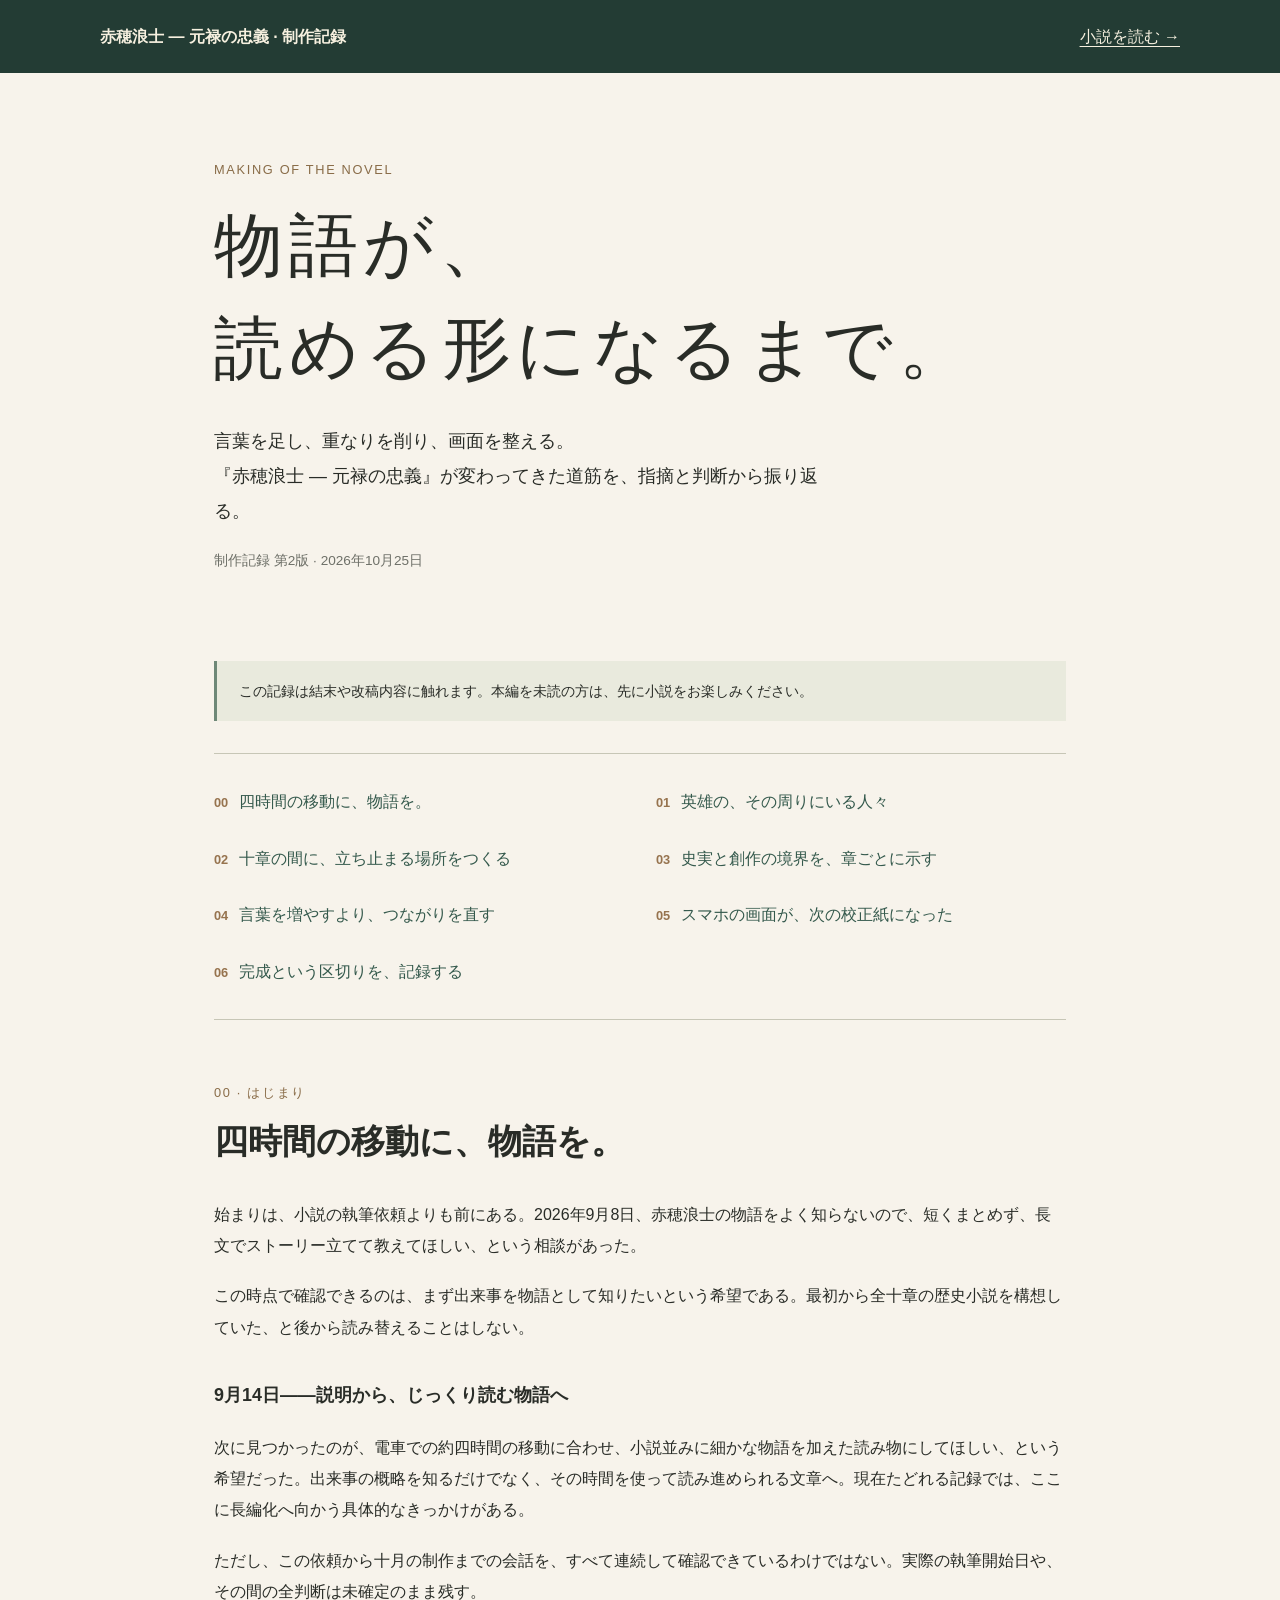
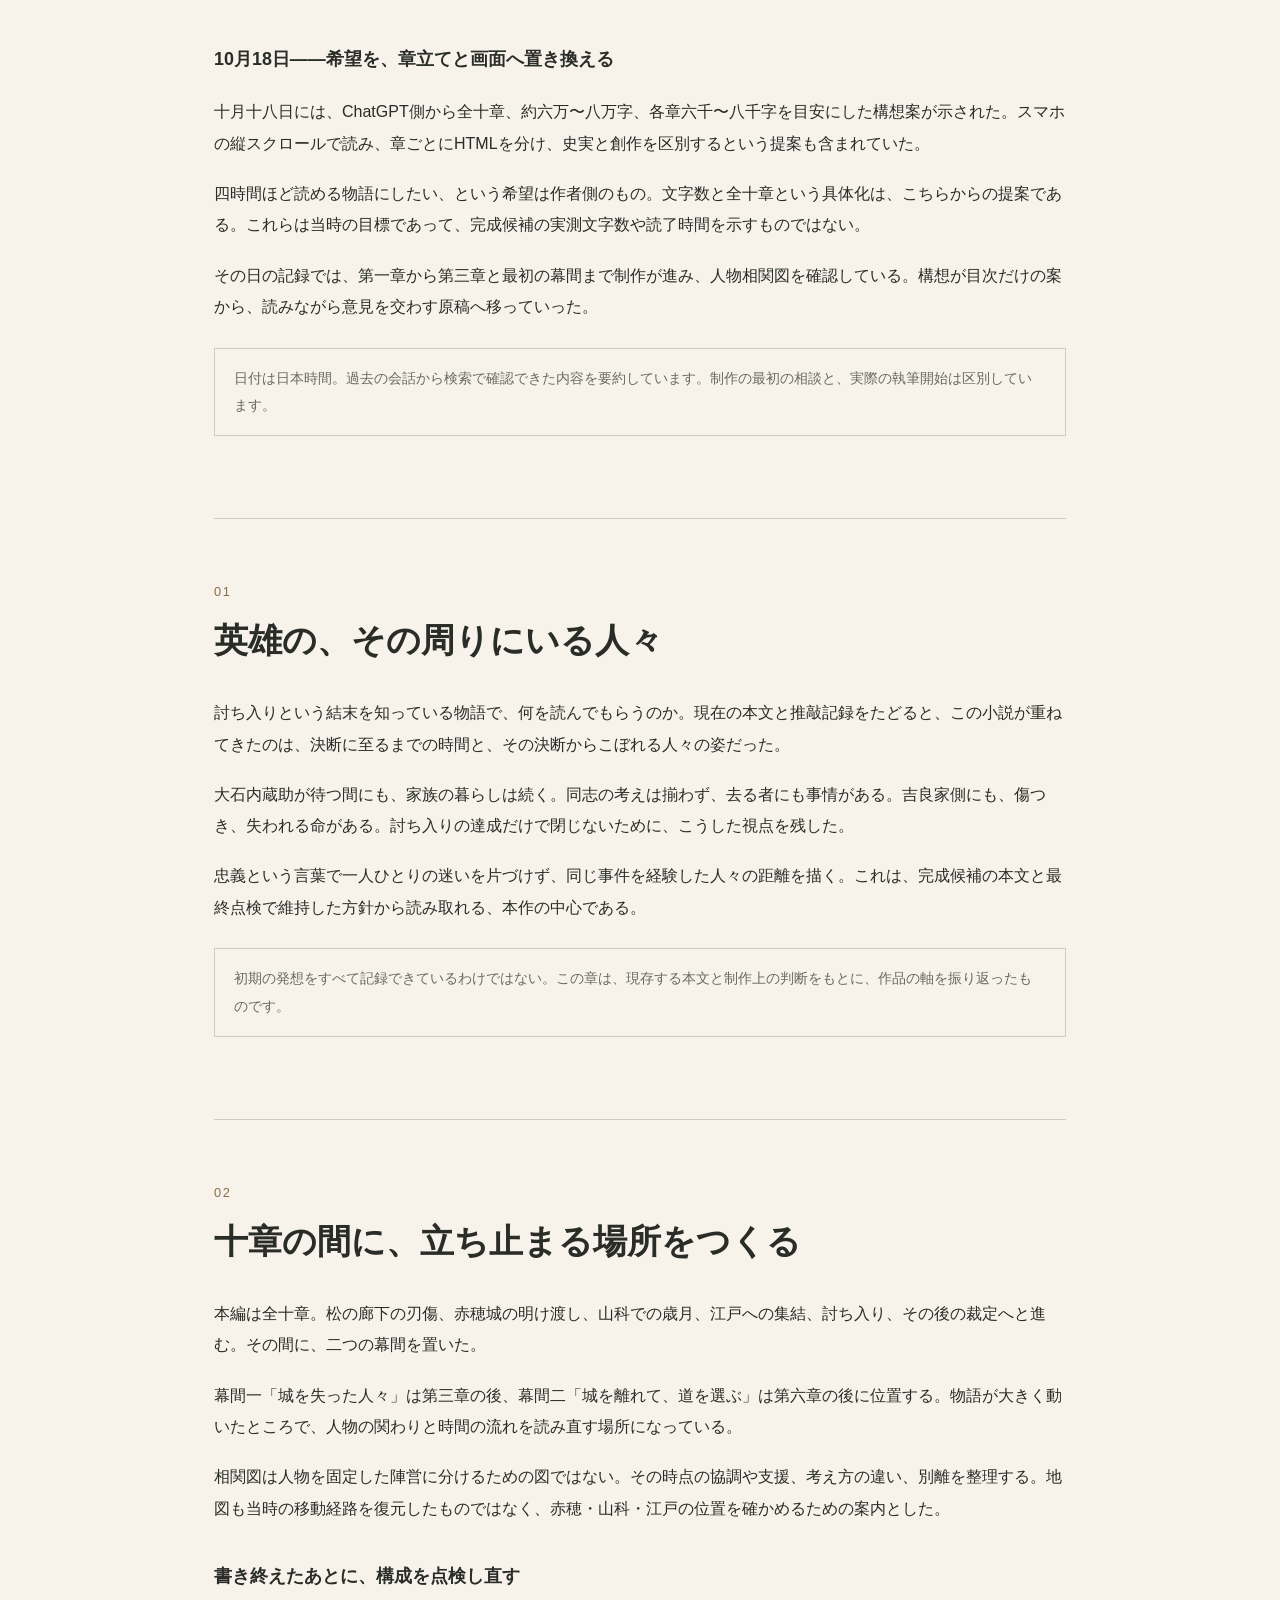
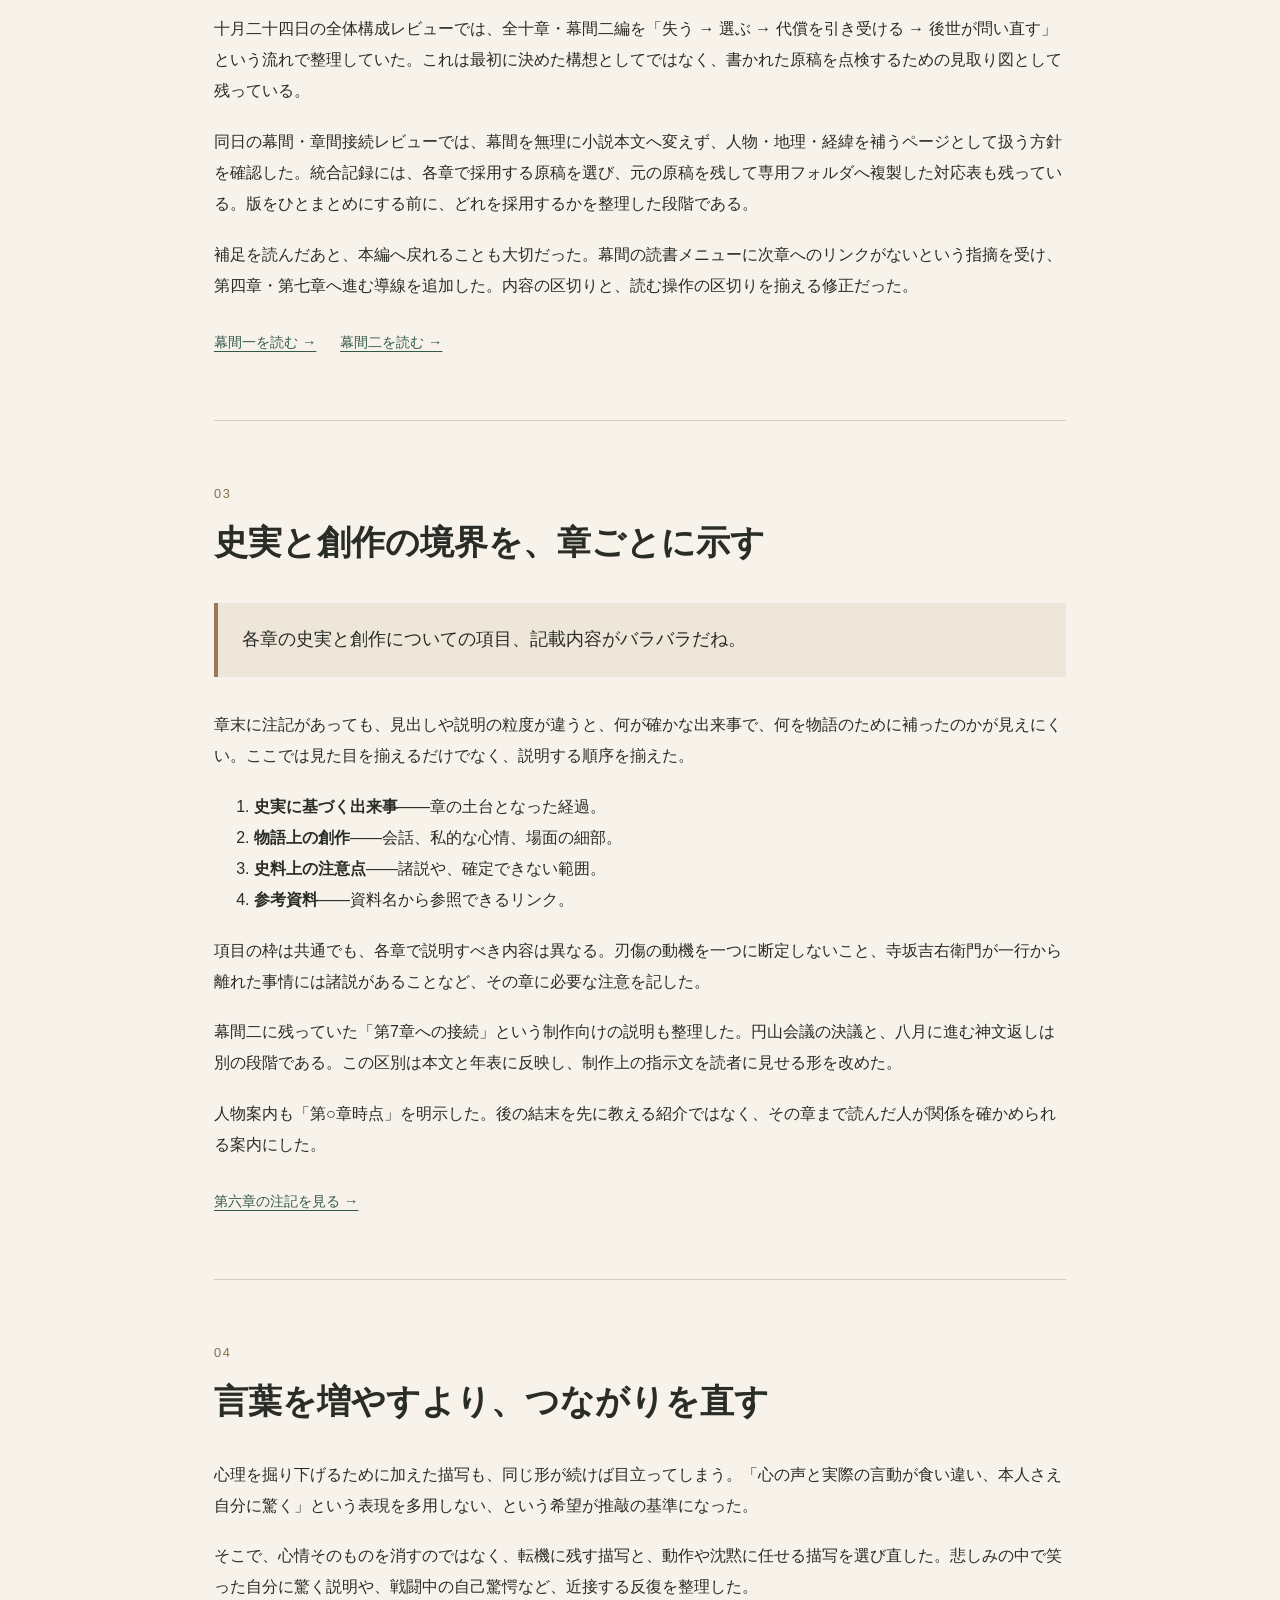
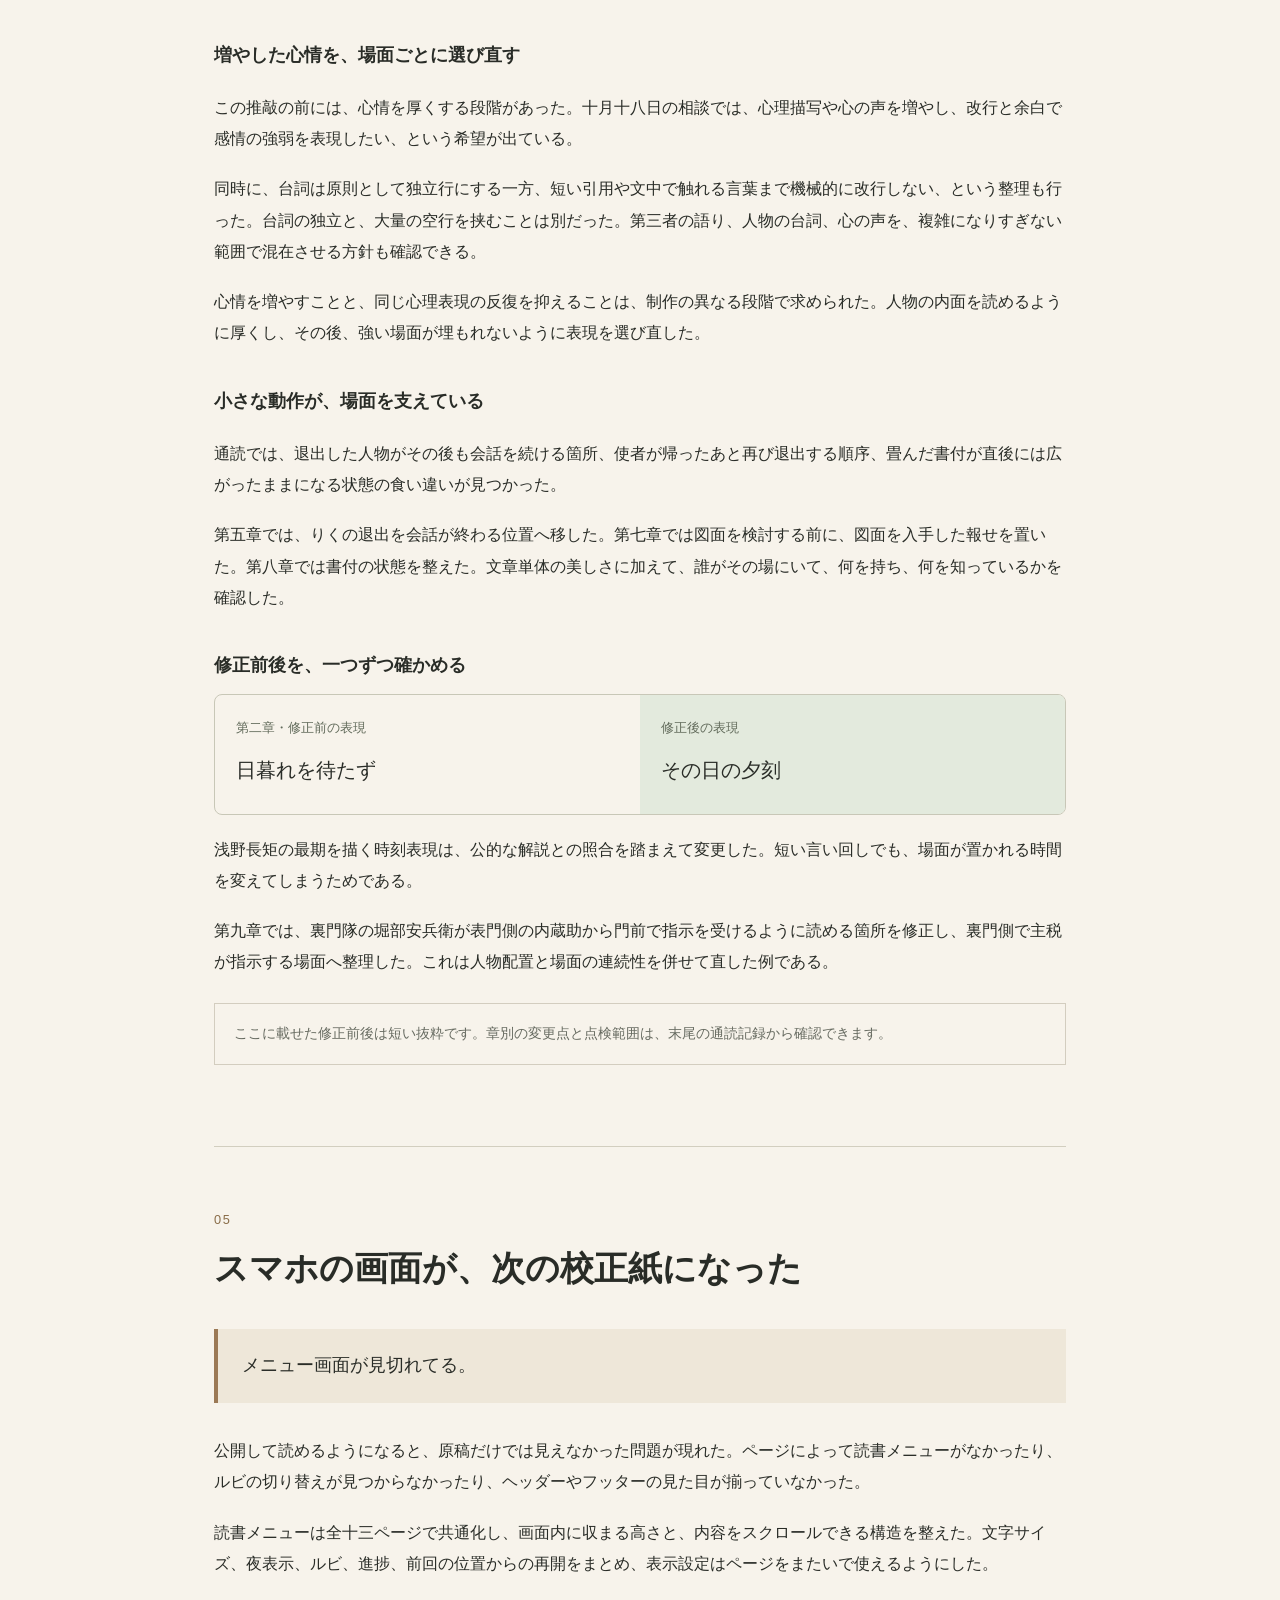
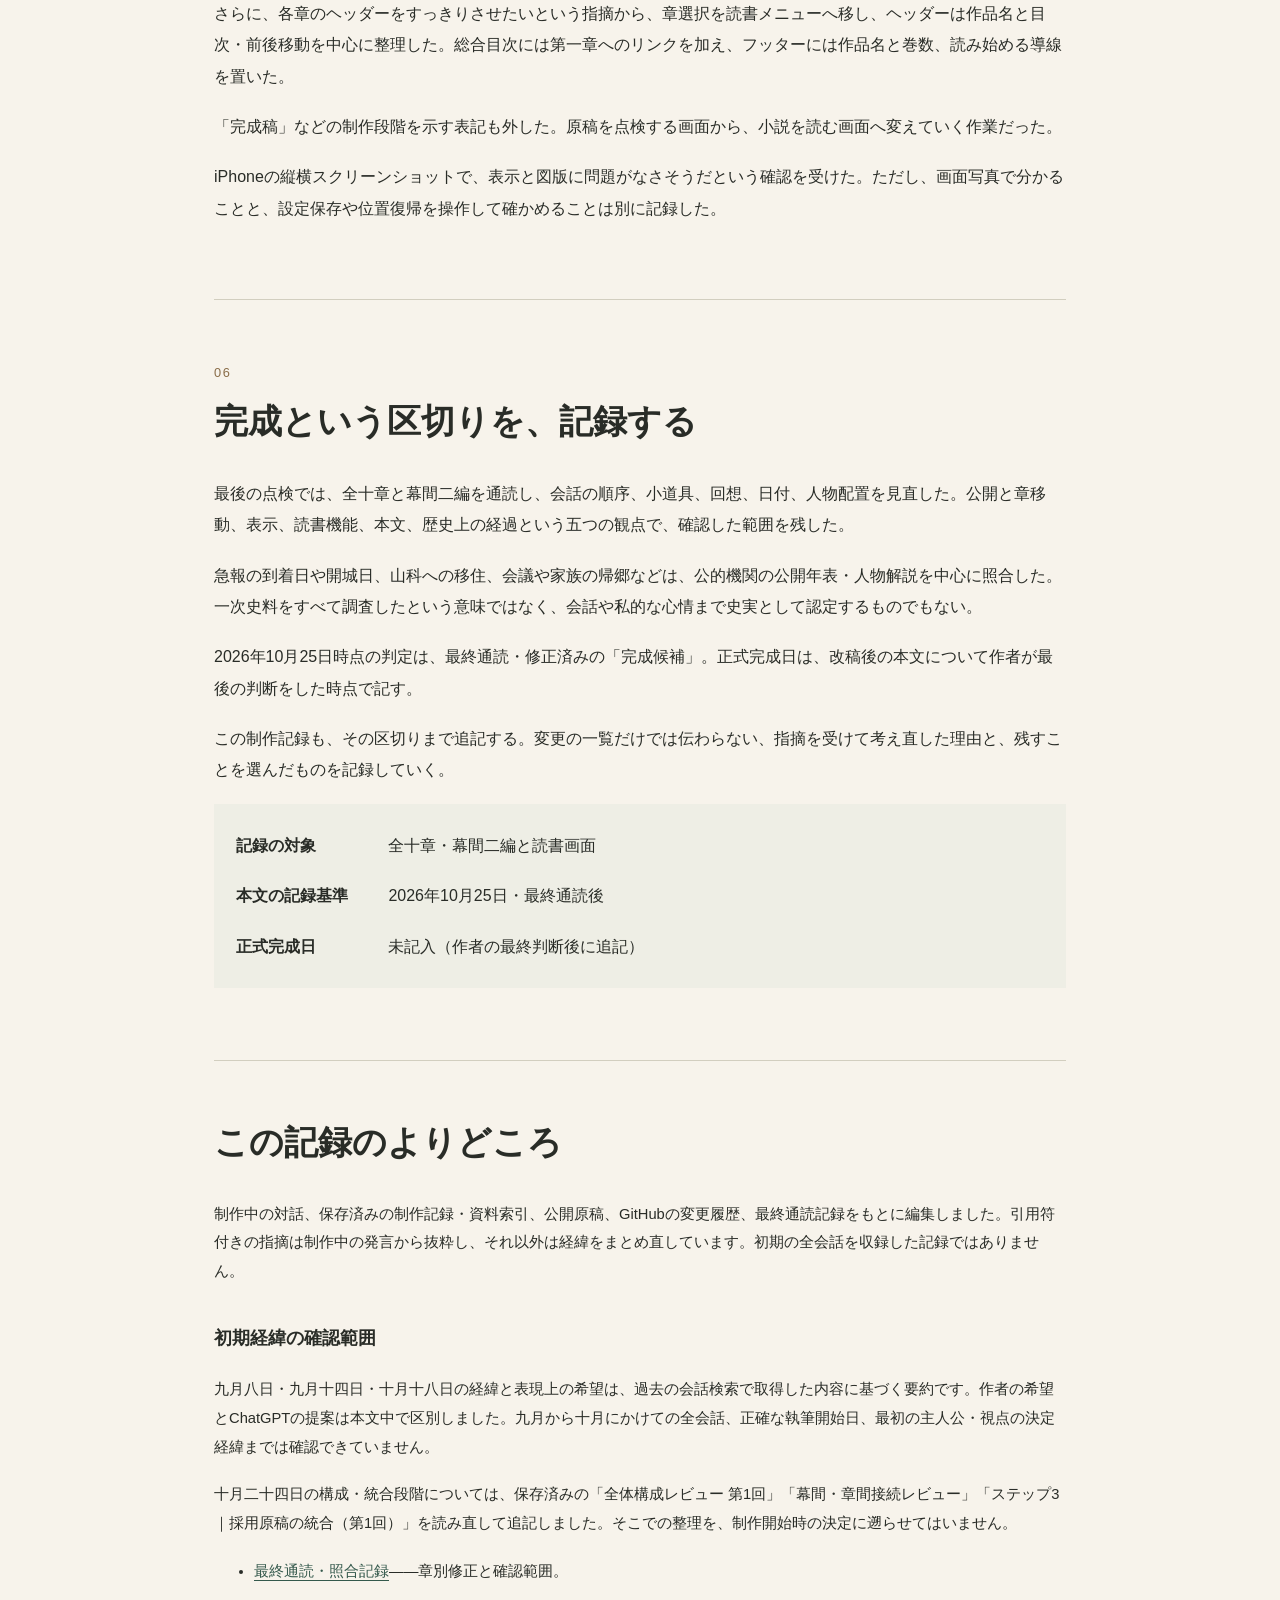
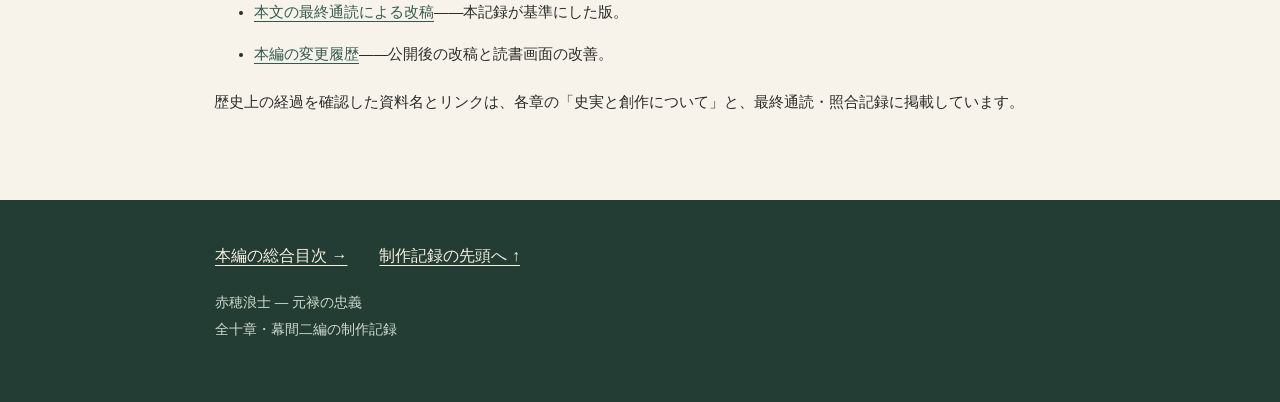
<file: ako-ronin-making/index.html>
<!doctype html><html lang="ja"><head><meta charset="utf-8"><meta name="viewport" content="width=device-width,initial-scale=1"><meta name="description" content="歴史小説『赤穂浪士 — 元禄の忠義』の制作記録。推敲、史実と創作の区別、スマホの読書画面を、指摘と修正理由から振り返ります。"><title>物語が読める形になるまで｜赤穂浪士 制作記録</title><style>*{box-sizing:border-box}html{scroll-behavior:smooth;scroll-padding-top:1.5rem}body{margin:0;background:#f7f3eb;color:#292c27;font-family:-apple-system,BlinkMacSystemFont,"Noto Sans JP",sans-serif;line-height:1.95}a{color:#34594c;text-underline-offset:.25em;overflow-wrap:anywhere}a:focus-visible{outline:3px solid #a15b32;outline-offset:5px}header{background:#233c34;color:#f6f0df;padding:1.3rem max(6vw,calc((100vw - 1080px)/2));display:flex;gap:1rem;justify-content:space-between;flex-wrap:wrap}header a{color:inherit}.brand{font-weight:700}main{max-width:900px;margin:auto;padding:0 1.5rem}.hero{padding:5rem 0 3rem}.eyebrow,.number{font-size:.8rem;letter-spacing:.13em;color:#896c48}.hero h1{font-family:serif;font-size:clamp(2.3rem,7vw,4.3rem);font-weight:500;line-height:1.5;letter-spacing:.08em;margin:.7rem 0 1.4rem}.hero .lead{max-width:38rem;font-size:1.12rem}.meta{font-size:.85rem;color:#6e7068}.notice{padding:1rem 1.4rem;background:#e9eadd;border-left:3px solid #6e8877;font-size:.9rem}nav.contents{border-block:1px solid #c7c6b6;margin:2rem 0 0;padding:1.5rem 0}nav ol{list-style:none;padding:0;margin:0;display:grid;grid-template-columns:1fr 1fr;gap:.6rem 2rem}nav li a{display:block;padding:.5rem 0;text-decoration:none}nav b{color:#96734e;margin-right:.7rem;font-size:.8rem}article{padding:3.5rem 0;border-bottom:1px solid #d2cebf}h2{font-family:serif;font-size:clamp(1.55rem,4.6vw,2.15rem);font-weight:600;line-height:1.65;margin:.35rem 0 1.8rem}h3{font-size:1.12rem;margin:2.2rem 0 .7rem}p{margin:1.2rem 0}blockquote{margin:2rem 0;padding:1.2rem 1.5rem;border-left:4px solid #9b7955;background:#eee7d9;font-family:serif;font-size:1.15rem}aside{font-size:.88rem;color:#676b61;padding:1rem 1.2rem;border:1px solid #d3cdbf;margin:1.6rem 0}.evidence{display:inline-block;margin:.5rem 1.2rem .5rem 0;font-size:.9rem}.comparison{display:grid;grid-template-columns:1fr 1fr;border:1px solid #c8c7b7;border-radius:8px;overflow:hidden}.comparison div{padding:1rem 1.3rem;min-width:0}.comparison div+div{background:#e3eadd}.comparison span{font-size:.8rem;color:#626b5b}.comparison p{font-family:serif;font-size:1.25rem;margin:.5rem 0}.status{background:#eeeee5;padding:1rem 1.4rem}.status div{padding:.6rem 0;display:grid;grid-template-columns:9rem 1fr;gap:.5rem}.status dt{font-weight:600}.status dd{margin:0}.sources{padding:3rem 0;font-size:.92rem}.sources li{margin:.8rem 0}footer{background:#233c34;color:#f6f0df;padding:2.5rem max(6vw,calc((100vw - 850px)/2));margin-top:1rem}footer a{color:inherit}footer nav{display:flex;gap:1rem 2rem;flex-wrap:wrap}footer p{font-size:.85rem;color:#cfdbcf}@media(max-width:560px){main{padding:0 1.25rem}.hero{padding-top:3rem}nav ol{grid-template-columns:1fr;gap:.15rem}article{padding:2.6rem 0}.comparison{grid-template-columns:1fr}.status div{grid-template-columns:1fr;gap:0}header{padding:1rem 1.25rem}.lead{font-size:1rem}blockquote{padding:1rem}}@media(prefers-reduced-motion:reduce){html{scroll-behavior:auto}}@media print{body{background:white}header,nav.contents,footer{display:none}article{break-inside:auto}a{color:inherit}}</style></head><body><header><span class="brand">赤穂浪士 — 元禄の忠義 · 制作記録</span><a href="../ako-ronin/">小説を読む →</a></header><main><section class="hero"><span class="eyebrow">MAKING OF THE NOVEL</span><h1>物語が、<br>読める形になるまで。</h1><p class="lead">言葉を足し、重なりを削り、画面を整える。<br>『赤穂浪士 — 元禄の忠義』が変わってきた道筋を、指摘と判断から振り返る。</p><p class="meta">制作記録 第2版 · 2026年10月25日</p></section><p class="notice">この記録は結末や改稿内容に触れます。本編を未読の方は、先に小説をお楽しみください。</p><nav class="contents" aria-label="制作記録の目次"><ol><li><a href="#beginning"><b>00</b>四時間の移動に、物語を。</a></li><li><a href="#vision"><b>01</b>英雄の、その周りにいる人々</a></li><li><a href="#structure"><b>02</b>十章の間に、立ち止まる場所をつくる</a></li><li><a href="#history"><b>03</b>史実と創作の境界を、章ごとに示す</a></li><li><a href="#rewrite"><b>04</b>言葉を増やすより、つながりを直す</a></li><li><a href="#reading"><b>05</b>スマホの画面が、次の校正紙になった</a></li><li><a href="#finish"><b>06</b>完成という区切りを、記録する</a></li></ol></nav><article id="beginning" aria-labelledby="heading-beginning"><span class="number">00 · はじまり</span><h2 id="heading-beginning">四時間の移動に、物語を。</h2><p>始まりは、小説の執筆依頼よりも前にある。2026年9月8日、赤穂浪士の物語をよく知らないので、短くまとめず、長文でストーリー立てて教えてほしい、という相談があった。</p><p>この時点で確認できるのは、まず出来事を物語として知りたいという希望である。最初から全十章の歴史小説を構想していた、と後から読み替えることはしない。</p><h3>9月14日――説明から、じっくり読む物語へ</h3><p>次に見つかったのが、電車での約四時間の移動に合わせ、小説並みに細かな物語を加えた読み物にしてほしい、という希望だった。出来事の概略を知るだけでなく、その時間を使って読み進められる文章へ。現在たどれる記録では、ここに長編化へ向かう具体的なきっかけがある。</p><p>ただし、この依頼から十月の制作までの会話を、すべて連続して確認できているわけではない。実際の執筆開始日や、その間の全判断は未確定のまま残す。</p><h3>10月18日――希望を、章立てと画面へ置き換える</h3><p>十月十八日には、ChatGPT側から全十章、約六万〜八万字、各章六千〜八千字を目安にした構想案が示された。スマホの縦スクロールで読み、章ごとにHTMLを分け、史実と創作を区別するという提案も含まれていた。</p><p>四時間ほど読める物語にしたい、という希望は作者側のもの。文字数と全十章という具体化は、こちらからの提案である。これらは当時の目標であって、完成候補の実測文字数や読了時間を示すものではない。</p><p>その日の記録では、第一章から第三章と最初の幕間まで制作が進み、人物相関図を確認している。構想が目次だけの案から、読みながら意見を交わす原稿へ移っていった。</p><aside>日付は日本時間。過去の会話から検索で確認できた内容を要約しています。制作の最初の相談と、実際の執筆開始は区別しています。</aside></article><article id="vision" aria-labelledby="heading-vision"><span class="number">01</span><h2 id="heading-vision">英雄の、その周りにいる人々</h2><p>討ち入りという結末を知っている物語で、何を読んでもらうのか。現在の本文と推敲記録をたどると、この小説が重ねてきたのは、決断に至るまでの時間と、その決断からこぼれる人々の姿だった。</p><p>大石内蔵助が待つ間にも、家族の暮らしは続く。同志の考えは揃わず、去る者にも事情がある。吉良家側にも、傷つき、失われる命がある。討ち入りの達成だけで閉じないために、こうした視点を残した。</p><p>忠義という言葉で一人ひとりの迷いを片づけず、同じ事件を経験した人々の距離を描く。これは、完成候補の本文と最終点検で維持した方針から読み取れる、本作の中心である。</p><aside>初期の発想をすべて記録できているわけではない。この章は、現存する本文と制作上の判断をもとに、作品の軸を振り返ったものです。</aside></article><article id="structure" aria-labelledby="heading-structure"><span class="number">02</span><h2 id="heading-structure">十章の間に、立ち止まる場所をつくる</h2><p>本編は全十章。松の廊下の刃傷、赤穂城の明け渡し、山科での歳月、江戸への集結、討ち入り、その後の裁定へと進む。その間に、二つの幕間を置いた。</p><p>幕間一「城を失った人々」は第三章の後、幕間二「城を離れて、道を選ぶ」は第六章の後に位置する。物語が大きく動いたところで、人物の関わりと時間の流れを読み直す場所になっている。</p><p>相関図は人物を固定した陣営に分けるための図ではない。その時点の協調や支援、考え方の違い、別離を整理する。地図も当時の移動経路を復元したものではなく、赤穂・山科・江戸の位置を確かめるための案内とした。</p><h3>書き終えたあとに、構成を点検し直す</h3><p>十月二十四日の全体構成レビューでは、全十章・幕間二編を「失う → 選ぶ → 代償を引き受ける → 後世が問い直す」という流れで整理していた。これは最初に決めた構想としてではなく、書かれた原稿を点検するための見取り図として残っている。</p><p>同日の幕間・章間接続レビューでは、幕間を無理に小説本文へ変えず、人物・地理・経緯を補うページとして扱う方針を確認した。統合記録には、各章で採用する原稿を選び、元の原稿を残して専用フォルダへ複製した対応表も残っている。版をひとまとめにする前に、どれを採用するかを整理した段階である。</p><p>補足を読んだあと、本編へ戻れることも大切だった。幕間の読書メニューに次章へのリンクがないという指摘を受け、第四章・第七章へ進む導線を追加した。内容の区切りと、読む操作の区切りを揃える修正だった。</p><a class="evidence" href="../ako-ronin/interlude01.html">幕間一を読む →</a> <a class="evidence" href="../ako-ronin/interlude02.html">幕間二を読む →</a></article><article id="history" aria-labelledby="heading-history"><span class="number">03</span><h2 id="heading-history">史実と創作の境界を、章ごとに示す</h2><blockquote>各章の史実と創作についての項目、記載内容がバラバラだね。</blockquote><p>章末に注記があっても、見出しや説明の粒度が違うと、何が確かな出来事で、何を物語のために補ったのかが見えにくい。ここでは見た目を揃えるだけでなく、説明する順序を揃えた。</p><ol><li><strong>史実に基づく出来事</strong>――章の土台となった経過。</li><li><strong>物語上の創作</strong>――会話、私的な心情、場面の細部。</li><li><strong>史料上の注意点</strong>――諸説や、確定できない範囲。</li><li><strong>参考資料</strong>――資料名から参照できるリンク。</li></ol><p>項目の枠は共通でも、各章で説明すべき内容は異なる。刃傷の動機を一つに断定しないこと、寺坂吉右衛門が一行から離れた事情には諸説があることなど、その章に必要な注意を記した。</p><p>幕間二に残っていた「第7章への接続」という制作向けの説明も整理した。円山会議の決議と、八月に進む神文返しは別の段階である。この区別は本文と年表に反映し、制作上の指示文を読者に見せる形を改めた。</p><p>人物案内も「第○章時点」を明示した。後の結末を先に教える紹介ではなく、その章まで読んだ人が関係を確かめられる案内にした。</p><a class="evidence" href="../ako-ronin/chapter06.html#historical-note">第六章の注記を見る →</a></article><article id="rewrite" aria-labelledby="heading-rewrite"><span class="number">04</span><h2 id="heading-rewrite">言葉を増やすより、つながりを直す</h2><p>心理を掘り下げるために加えた描写も、同じ形が続けば目立ってしまう。「心の声と実際の言動が食い違い、本人さえ自分に驚く」という表現を多用しない、という希望が推敲の基準になった。</p><p>そこで、心情そのものを消すのではなく、転機に残す描写と、動作や沈黙に任せる描写を選び直した。悲しみの中で笑った自分に驚く説明や、戦闘中の自己驚愕など、近接する反復を整理した。</p><h3>増やした心情を、場面ごとに選び直す</h3><p>この推敲の前には、心情を厚くする段階があった。十月十八日の相談では、心理描写や心の声を増やし、改行と余白で感情の強弱を表現したい、という希望が出ている。</p><p>同時に、台詞は原則として独立行にする一方、短い引用や文中で触れる言葉まで機械的に改行しない、という整理も行った。台詞の独立と、大量の空行を挟むことは別だった。第三者の語り、人物の台詞、心の声を、複雑になりすぎない範囲で混在させる方針も確認できる。</p><p>心情を増やすことと、同じ心理表現の反復を抑えることは、制作の異なる段階で求められた。人物の内面を読めるように厚くし、その後、強い場面が埋もれないように表現を選び直した。</p><h3>小さな動作が、場面を支えている</h3><p>通読では、退出した人物がその後も会話を続ける箇所、使者が帰ったあと再び退出する順序、畳んだ書付が直後には広がったままになる状態の食い違いが見つかった。</p><p>第五章では、りくの退出を会話が終わる位置へ移した。第七章では図面を検討する前に、図面を入手した報せを置いた。第八章では書付の状態を整えた。文章単体の美しさに加えて、誰がその場にいて、何を持ち、何を知っているかを確認した。</p><h3>修正前後を、一つずつ確かめる</h3><div class="comparison"><div><span>第二章・修正前の表現</span><p>日暮れを待たず</p></div><div><span>修正後の表現</span><p>その日の夕刻</p></div></div><p>浅野長矩の最期を描く時刻表現は、公的な解説との照合を踏まえて変更した。短い言い回しでも、場面が置かれる時間を変えてしまうためである。</p><p>第九章では、裏門隊の堀部安兵衛が表門側の内蔵助から門前で指示を受けるように読める箇所を修正し、裏門側で主税が指示する場面へ整理した。これは人物配置と場面の連続性を併せて直した例である。</p><aside>ここに載せた修正前後は短い抜粋です。章別の変更点と点検範囲は、末尾の通読記録から確認できます。</aside></article><article id="reading" aria-labelledby="heading-reading"><span class="number">05</span><h2 id="heading-reading">スマホの画面が、次の校正紙になった</h2><blockquote>メニュー画面が見切れてる。</blockquote><p>公開して読めるようになると、原稿だけでは見えなかった問題が現れた。ページによって読書メニューがなかったり、ルビの切り替えが見つからなかったり、ヘッダーやフッターの見た目が揃っていなかった。</p><p>読書メニューは全十三ページで共通化し、画面内に収まる高さと、内容をスクロールできる構造を整えた。文字サイズ、夜表示、ルビ、進捗、前回の位置からの再開をまとめ、表示設定はページをまたいで使えるようにした。</p><p>さらに、各章のヘッダーをすっきりさせたいという指摘から、章選択を読書メニューへ移し、ヘッダーは作品名と目次・前後移動を中心に整理した。総合目次には第一章へのリンクを加え、フッターには作品名と巻数、読み始める導線を置いた。</p><p>「完成稿」などの制作段階を示す表記も外した。原稿を点検する画面から、小説を読む画面へ変えていく作業だった。</p><p>iPhoneの縦横スクリーンショットで、表示と図版に問題がなさそうだという確認を受けた。ただし、画面写真で分かることと、設定保存や位置復帰を操作して確かめることは別に記録した。</p></article><article id="finish" aria-labelledby="heading-finish"><span class="number">06</span><h2 id="heading-finish">完成という区切りを、記録する</h2><p>最後の点検では、全十章と幕間二編を通読し、会話の順序、小道具、回想、日付、人物配置を見直した。公開と章移動、表示、読書機能、本文、歴史上の経過という五つの観点で、確認した範囲を残した。</p><p>急報の到着日や開城日、山科への移住、会議や家族の帰郷などは、公的機関の公開年表・人物解説を中心に照合した。一次史料をすべて調査したという意味ではなく、会話や私的な心情まで史実として認定するものでもない。</p><p>2026年10月25日時点の判定は、最終通読・修正済みの「完成候補」。正式完成日は、改稿後の本文について作者が最後の判断をした時点で記す。</p><p>この制作記録も、その区切りまで追記する。変更の一覧だけでは伝わらない、指摘を受けて考え直した理由と、残すことを選んだものを記録していく。</p><dl class="status"><div><dt>記録の対象</dt><dd>全十章・幕間二編と読書画面</dd></div><div><dt>本文の記録基準</dt><dd>2026年10月25日・最終通読後</dd></div><div><dt>正式完成日</dt><dd>未記入（作者の最終判断後に追記）</dd></div></dl></article><section class="sources" id="records"><h2>この記録のよりどころ</h2><p>制作中の対話、保存済みの制作記録・資料索引、公開原稿、GitHubの変更履歴、最終通読記録をもとに編集しました。引用符付きの指摘は制作中の発言から抜粋し、それ以外は経緯をまとめ直しています。初期の全会話を収録した記録ではありません。</p><h3>初期経緯の確認範囲</h3><p>九月八日・九月十四日・十月十八日の経緯と表現上の希望は、過去の会話検索で取得した内容に基づく要約です。作者の希望とChatGPTの提案は本文中で区別しました。九月から十月にかけての全会話、正確な執筆開始日、最初の主人公・視点の決定経緯までは確認できていません。</p><p>十月二十四日の構成・統合段階については、保存済みの「全体構成レビュー 第1回」「幕間・章間接続レビュー」「ステップ3｜採用原稿の統合（第1回）」を読み直して追記しました。そこでの整理を、制作開始時の決定に遡らせてはいません。</p><ul><li><a href="https://github.com/kosh47-collab/novel/blob/main/ako-ronin/PRODUCTION_REVIEW.md">最終通読・照合記録</a>――章別修正と確認範囲。</li><li><a href="https://github.com/kosh47-collab/novel/commit/07dfea66033646ec584af600c4ef5ea097152d03">本文の最終通読による改稿</a>――本記録が基準にした版。</li><li><a href="https://github.com/kosh47-collab/novel/commits/main/ako-ronin">本編の変更履歴</a>――公開後の改稿と読書画面の改善。</li></ul><p>歴史上の経過を確認した資料名とリンクは、各章の「史実と創作について」と、最終通読・照合記録に掲載しています。</p></section></main><footer><nav aria-label="制作記録の末尾"><a href="../ako-ronin/">本編の総合目次 →</a><a href="#">制作記録の先頭へ ↑</a></nav><p>赤穂浪士 — 元禄の忠義<br>全十章・幕間二編の制作記録</p></footer></body></html>
</file>
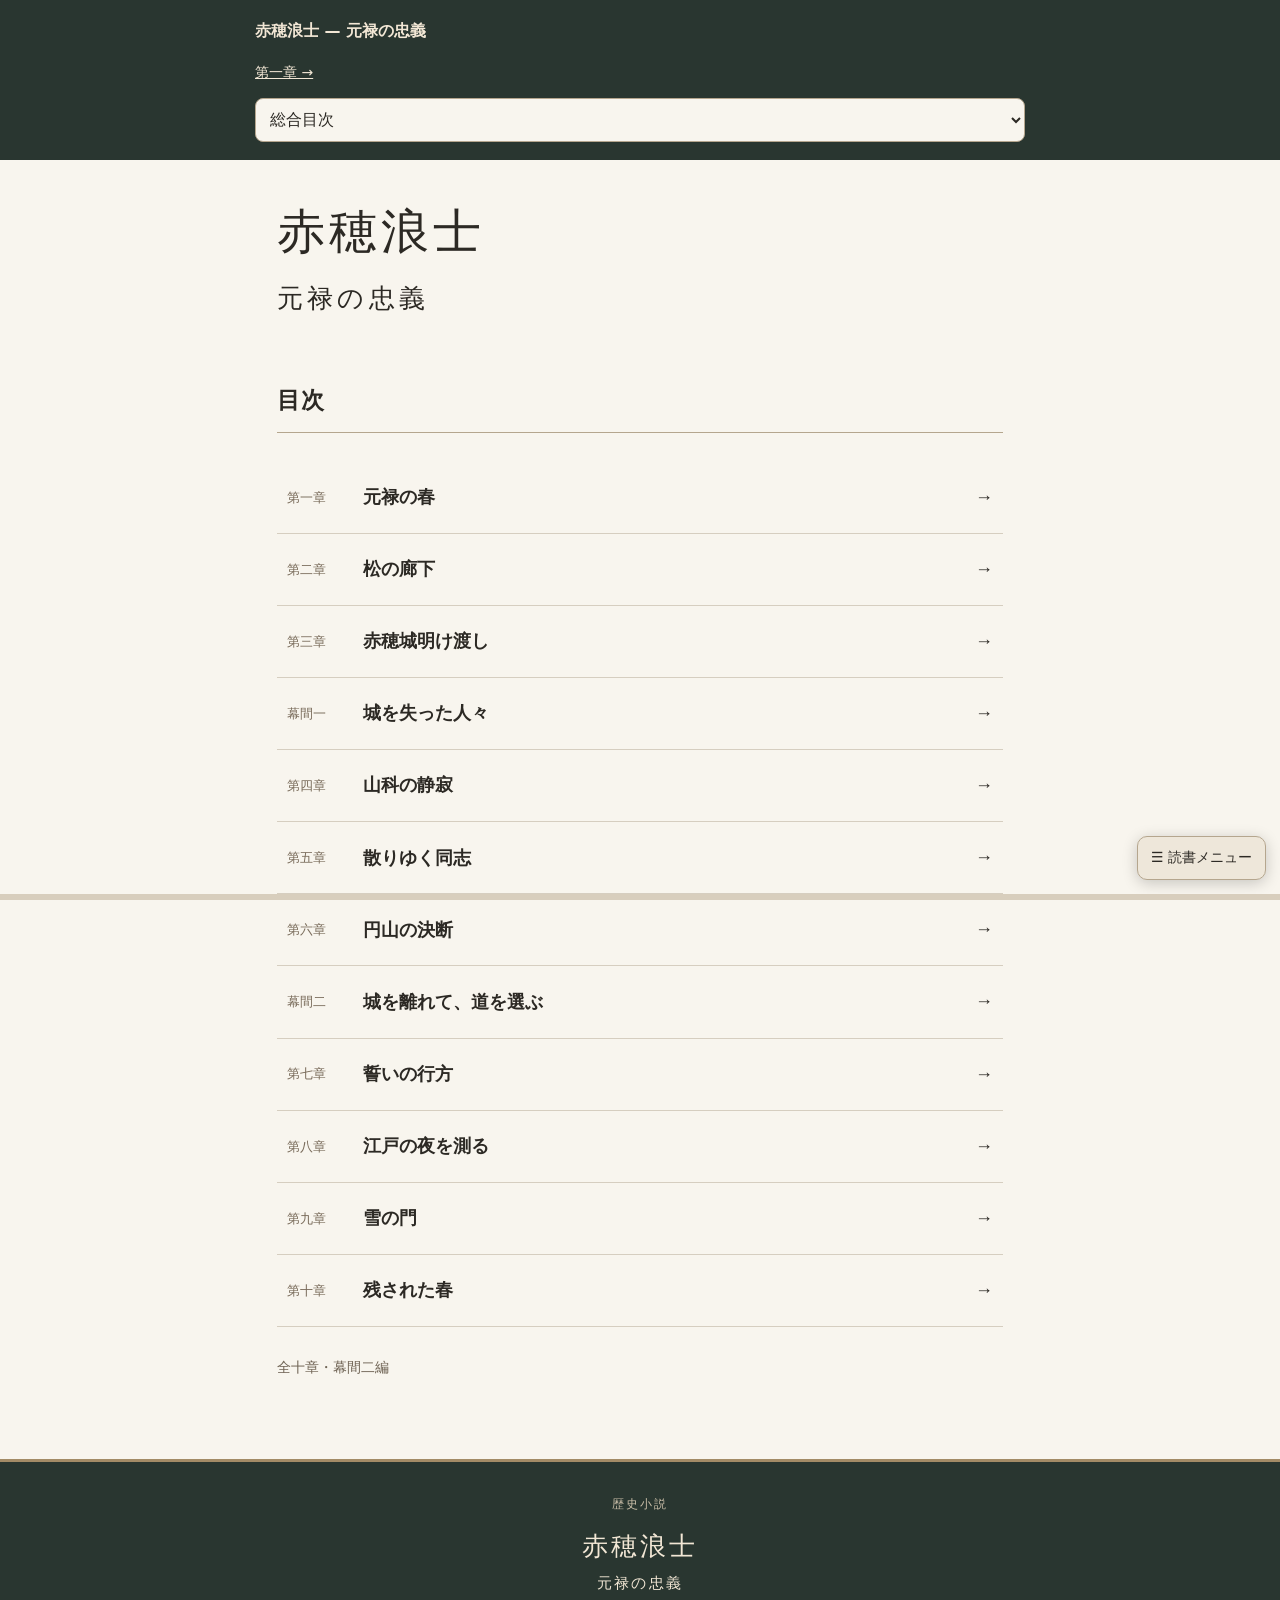
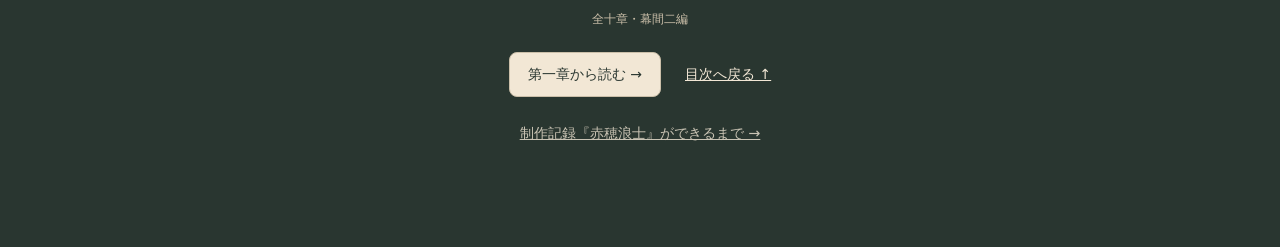
<file: ako-ronin/index.html>
<!doctype html><html lang="ja"><head><meta charset="utf-8"><meta name="viewport" content="width=device-width,initial-scale=1"><title>赤穂浪士 — 元禄の忠義｜総合目次</title><style>body{margin:0;background:#f6f2eb;color:#2a2620;font-family:system-ui,"Yu Mincho",serif;line-height:1.7}header{padding:70px 20px 46px;text-align:center;background:#292722;color:#f7efe1}header p{letter-spacing:.22em;color:#d6c7ae}h1{font-family:"Yu Mincho",serif;font-size:clamp(2rem,6vw,3.2rem);font-weight:500;margin:8px}main{max-width:740px;margin:40px auto 80px;padding:0 18px}.chapter{display:flex;align-items:center;gap:18px;padding:17px 15px;border-bottom:1px solid #d6cec0;text-decoration:none;color:inherit}.chapter:hover{background:#eae3d8}.chapter span:first-child{width:65px;flex-shrink:0;color:#786a59;font-size:.85rem}.chapter strong{flex:1;font-family:"Yu Mincho",serif;font-size:1.15rem}.note{color:#756d62;font-size:.88rem;margin-top:32px}footer{text-align:center;color:#777;padding:28px}</style><link rel="stylesheet" href="reader.css?v=7"/></head><body><header class="book-header"><a class="book-title" href="index.html">赤穂浪士 — 元禄の忠義</a><nav class="book-nav" aria-label="章の移動"><a href="chapter01.html">第一章 →</a><select aria-label="章を選ぶ" onchange="location.href=this.value"><option value="index.html" selected>総合目次</option><option value="chapter01.html">第一章｜元禄の春</option><option value="chapter02.html">第二章｜松の廊下</option><option value="chapter03.html">第三章｜赤穂城明け渡し</option><option value="interlude01.html">幕間一｜城を失った人々</option><option value="chapter04.html">第四章｜山科の静寂</option><option value="chapter05.html">第五章｜散りゆく同志</option><option value="chapter06.html">第六章｜円山の決断</option><option value="interlude02.html">幕間二｜城を離れて、道を選ぶ</option><option value="chapter07.html">第七章｜誓いの行方</option><option value="chapter08.html">第八章｜江戸の夜を測る</option><option value="chapter09.html">第九章｜雪の門</option><option value="chapter10.html">第十章｜残された春</option></select></nav></header><div aria-hidden="true" id="reading-progress"><div id="reading-progress-fill"></div></div><div class="reader-launch"><button aria-controls="reader-panel" aria-expanded="false" aria-label="読書メニューを開く" id="reader-open" type="button">☰ <span>読書メニュー</span></button></div><dialog class="reader-panel" aria-labelledby="reader-heading" id="reader-panel">
<div class="reader-panel-head"><strong id="reader-heading">読書メニュー</strong><button aria-label="閉じる" id="reader-close" type="button">✕</button></div>
<div class="reader-option"><span>画面表示</span><button id="night-toggle" type="button">夜表示</button></div>
<div class="reader-option"><span>文字サイズ</span><div class="size-buttons"><button aria-label="文字を小さくする" id="font-minus" type="button">−</button><output aria-live="polite" id="font-current">18px</output><button aria-label="文字を大きくする" id="font-plus" type="button">＋</button></div></div>
<div class="reader-option"><span>ルビ（ふりがな）</span><button id="ruby-toggle" type="button" aria-pressed="true">ルビ：オン</button></div><div class="reader-option"><span>このページの読書進捗</span><output id="reading-percent" aria-live="off">0%</output></div><div class="reader-links"><a href="index.html">総合目次</a><a href="chapter01.html">第一章へ →</a></div>
<div class="reader-option"><span>前回の位置</span><button id="resume-reading" type="button">続きから</button></div>
<p class="reader-hint">表示設定は全ページで共通です。読書位置はページごとにこの端末へ保存します。</p>
</dialog><main><h1 class="contents-title"><span>赤穂浪士</span><small>元禄の忠義</small></h1><h2 id="contents">目次</h2><a class="chapter" href="chapter01.html"><span>第一章</span><strong>元禄の春</strong><span aria-hidden="true">→</span></a>
<a class="chapter" href="chapter02.html"><span>第二章</span><strong>松の廊下</strong><span aria-hidden="true">→</span></a>
<a class="chapter" href="chapter03.html"><span>第三章</span><strong>赤穂城明け渡し</strong><span aria-hidden="true">→</span></a>
<a class="chapter" href="interlude01.html"><span>幕間一</span><strong>城を失った人々</strong><span aria-hidden="true">→</span></a>
<a class="chapter" href="chapter04.html"><span>第四章</span><strong>山科の静寂</strong><span aria-hidden="true">→</span></a>
<a class="chapter" href="chapter05.html"><span>第五章</span><strong>散りゆく同志</strong><span aria-hidden="true">→</span></a>
<a class="chapter" href="chapter06.html"><span>第六章</span><strong>円山の決断</strong><span aria-hidden="true">→</span></a>
<a class="chapter" href="interlude02.html"><span>幕間二</span><strong>城を離れて、道を選ぶ</strong><span aria-hidden="true">→</span></a>
<a class="chapter" href="chapter07.html"><span>第七章</span><strong>誓いの行方</strong><span aria-hidden="true">→</span></a>
<a class="chapter" href="chapter08.html"><span>第八章</span><strong>江戸の夜を測る</strong><span aria-hidden="true">→</span></a>
<a class="chapter" href="chapter09.html"><span>第九章</span><strong>雪の門</strong><span aria-hidden="true">→</span></a>
<a class="chapter" href="chapter10.html"><span>第十章</span><strong>残された春</strong><span aria-hidden="true">→</span></a><p class="note">全十章・幕間二編</p></main><footer class="book-footer contents-footer"><div class="contents-footer-inner"><p class="footer-kicker">歴史小説</p><p class="footer-book-title">赤穂浪士<span>元禄の忠義</span></p><p class="footer-volume">全十章・幕間二編</p><nav class="footer-actions" aria-label="読書を始める"><a class="footer-start" href="chapter01.html">第一章から読む →</a><a href="#contents">目次へ戻る ↑</a></nav><p style="margin:1.5rem 0 0;font-size:.9rem;opacity:.8"><a href="making-of/index.html">制作記録『赤穂浪士』ができるまで →</a></p></div></footer><script src="reader.js?v=6"></script></body></html>
</file>
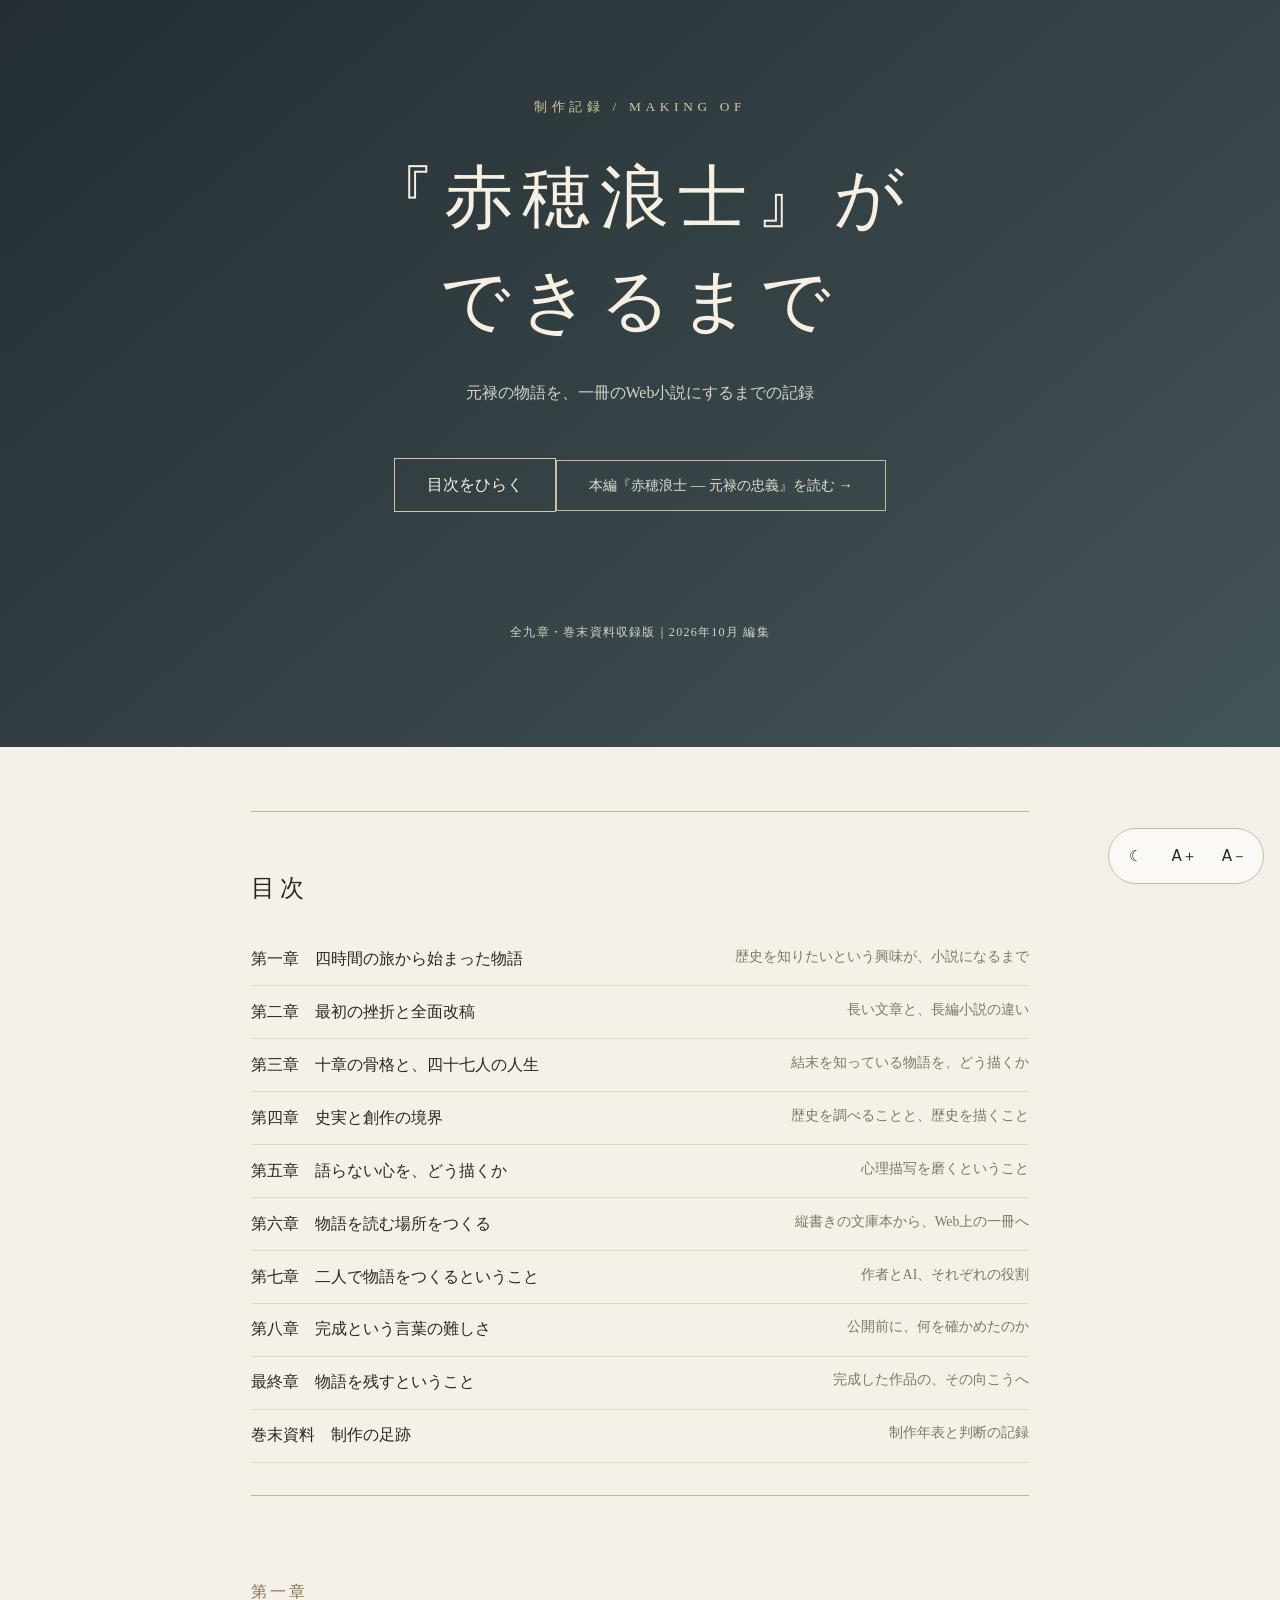
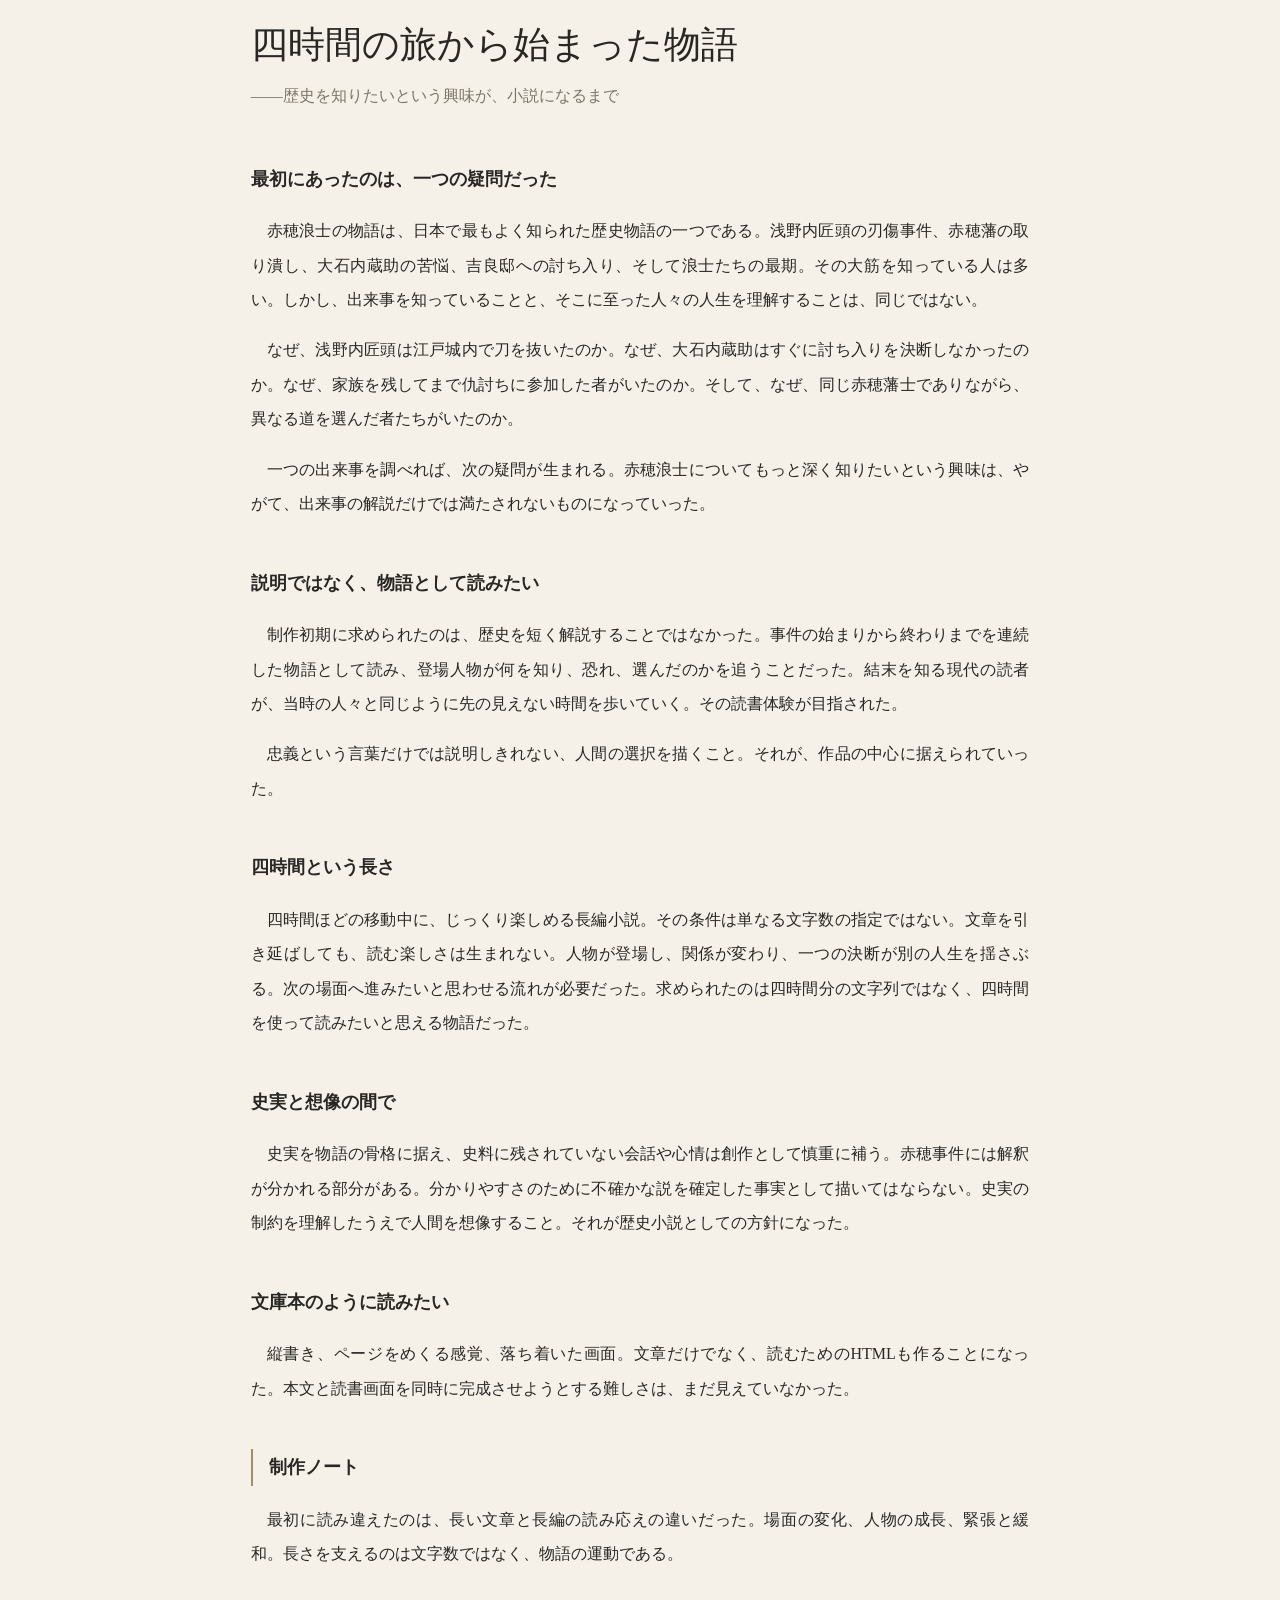
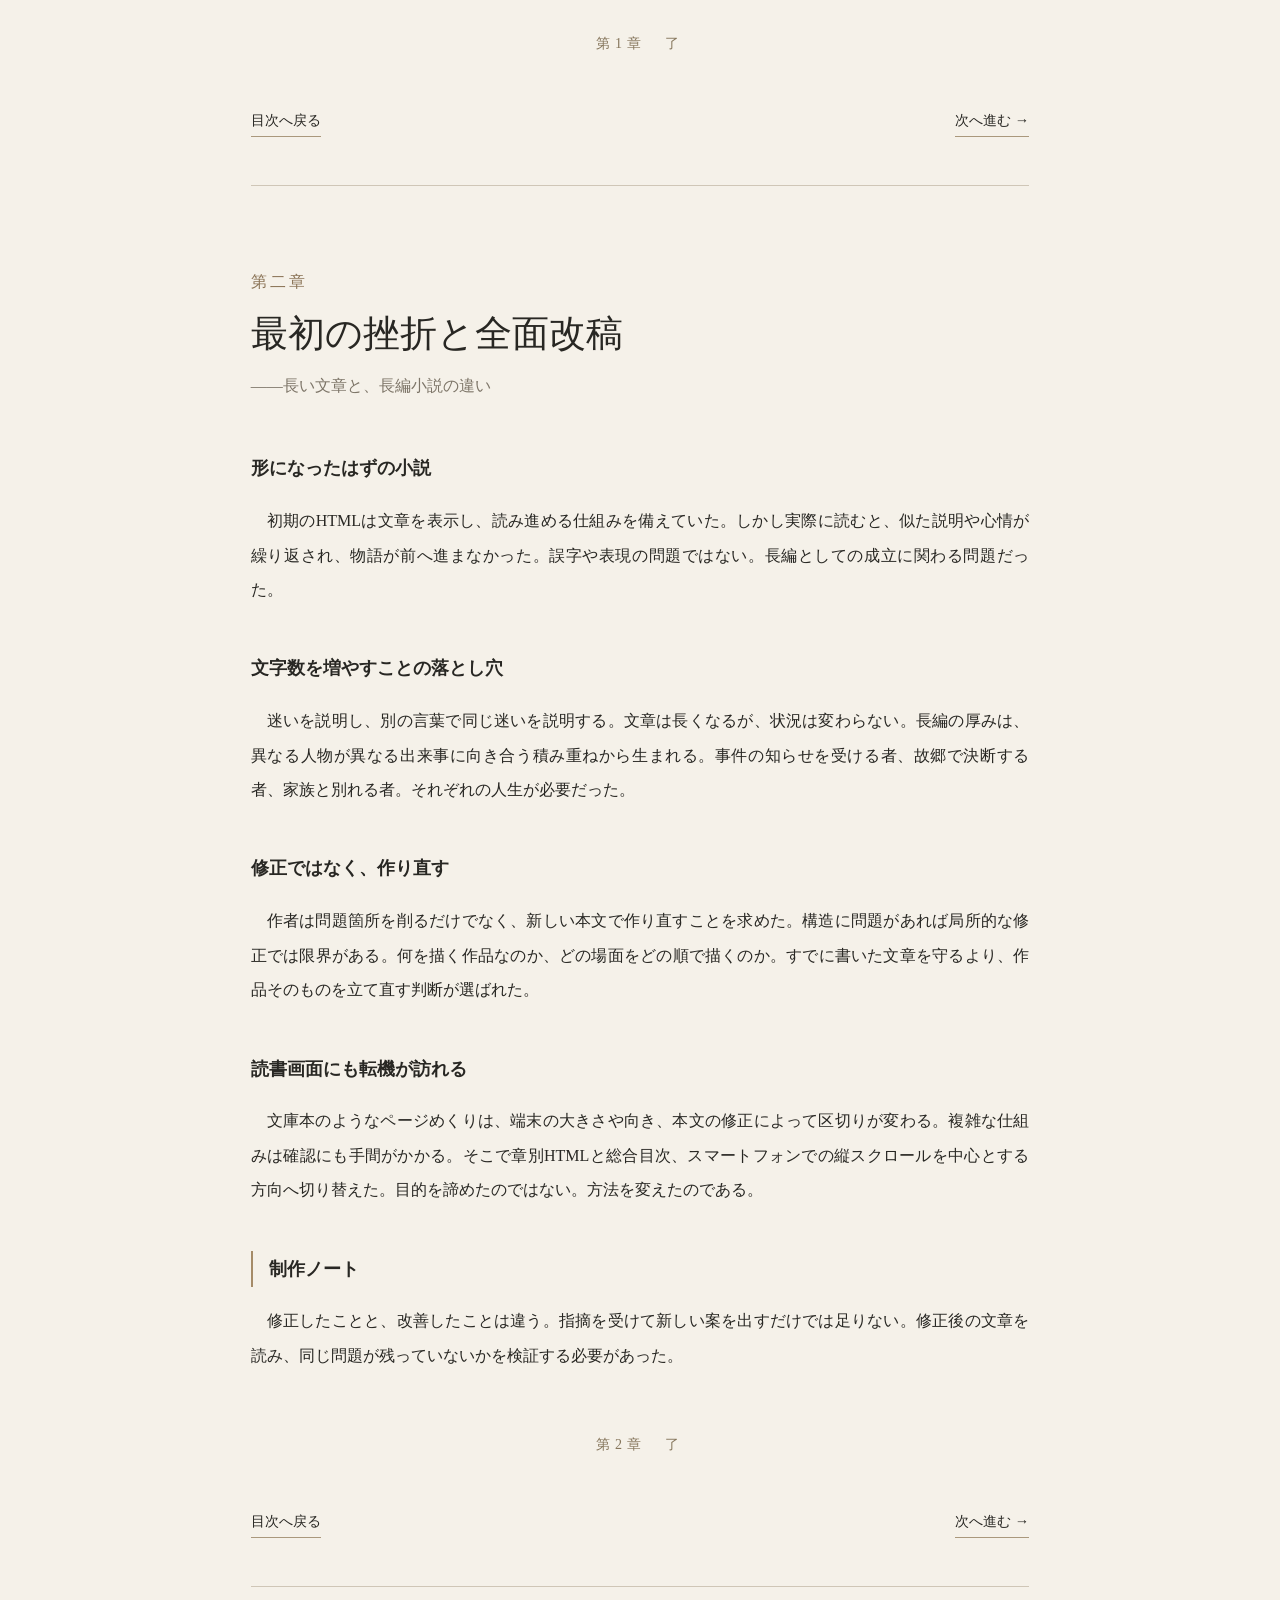
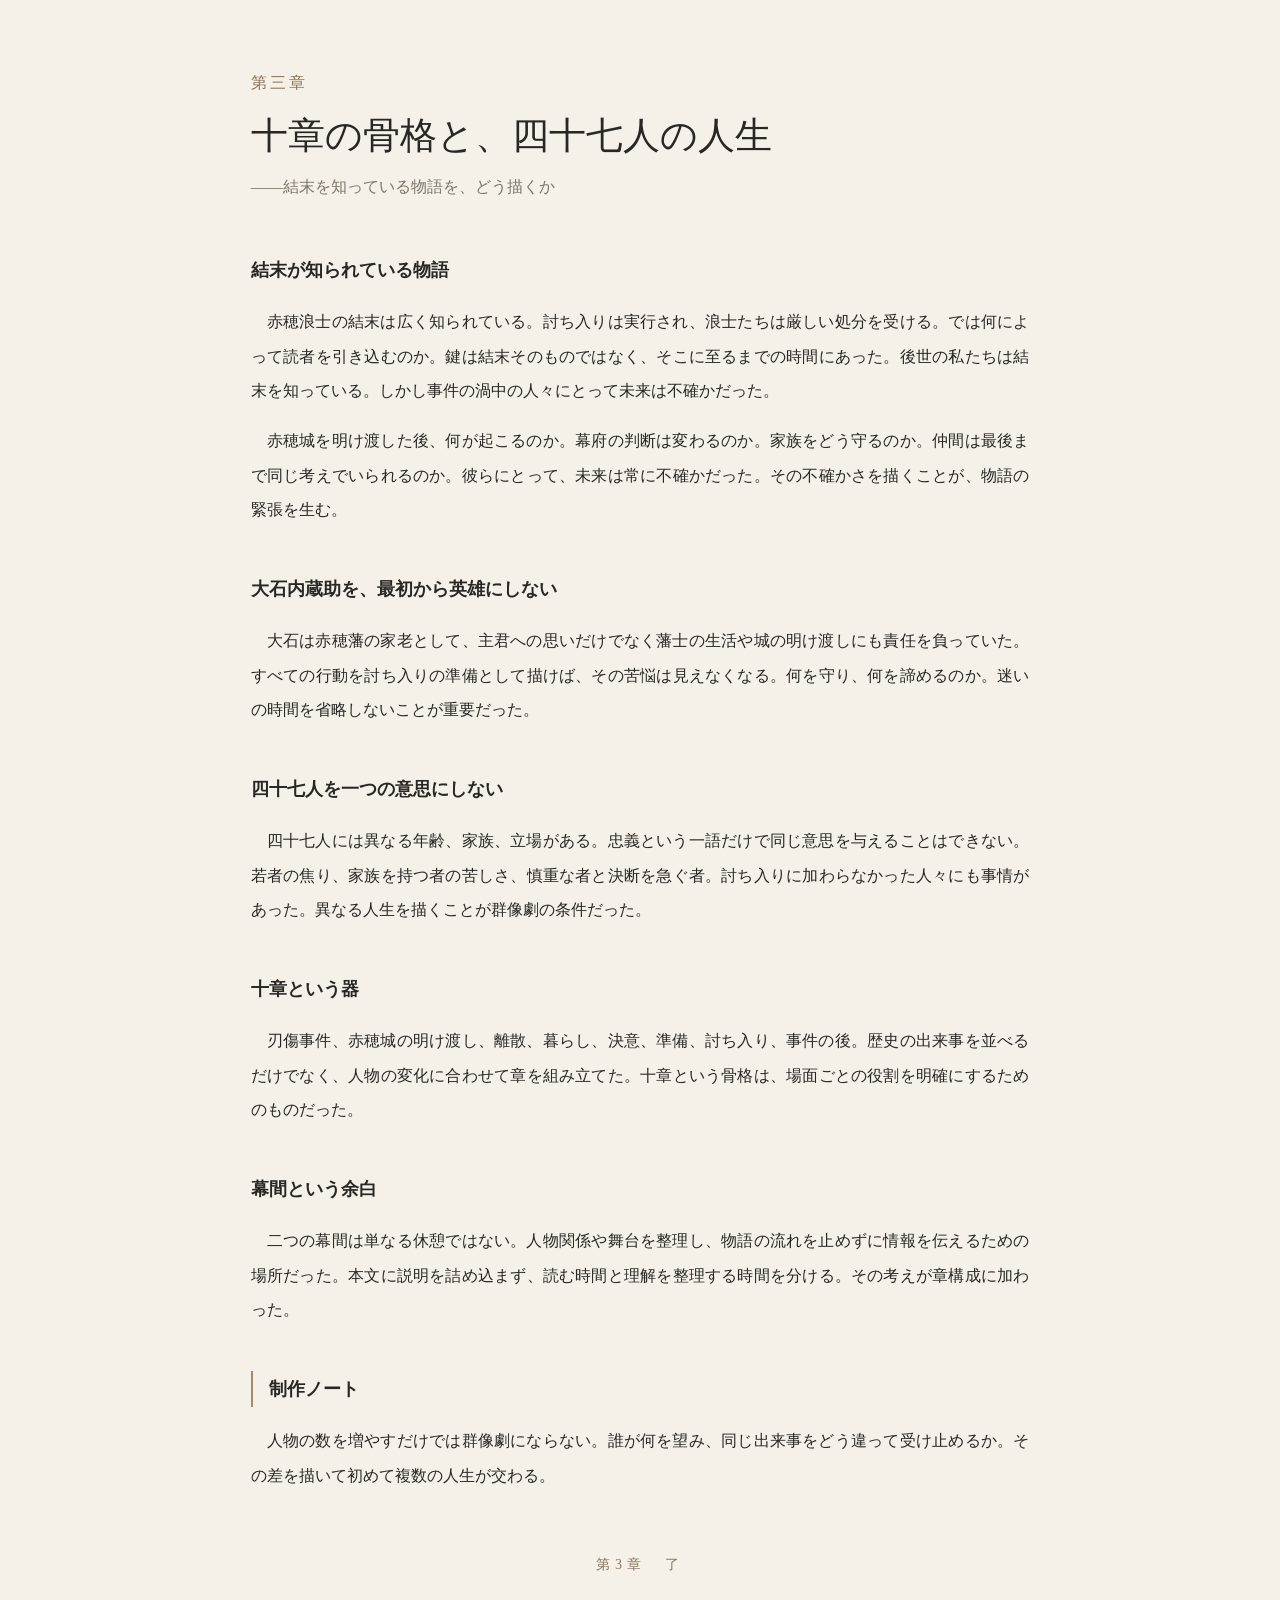
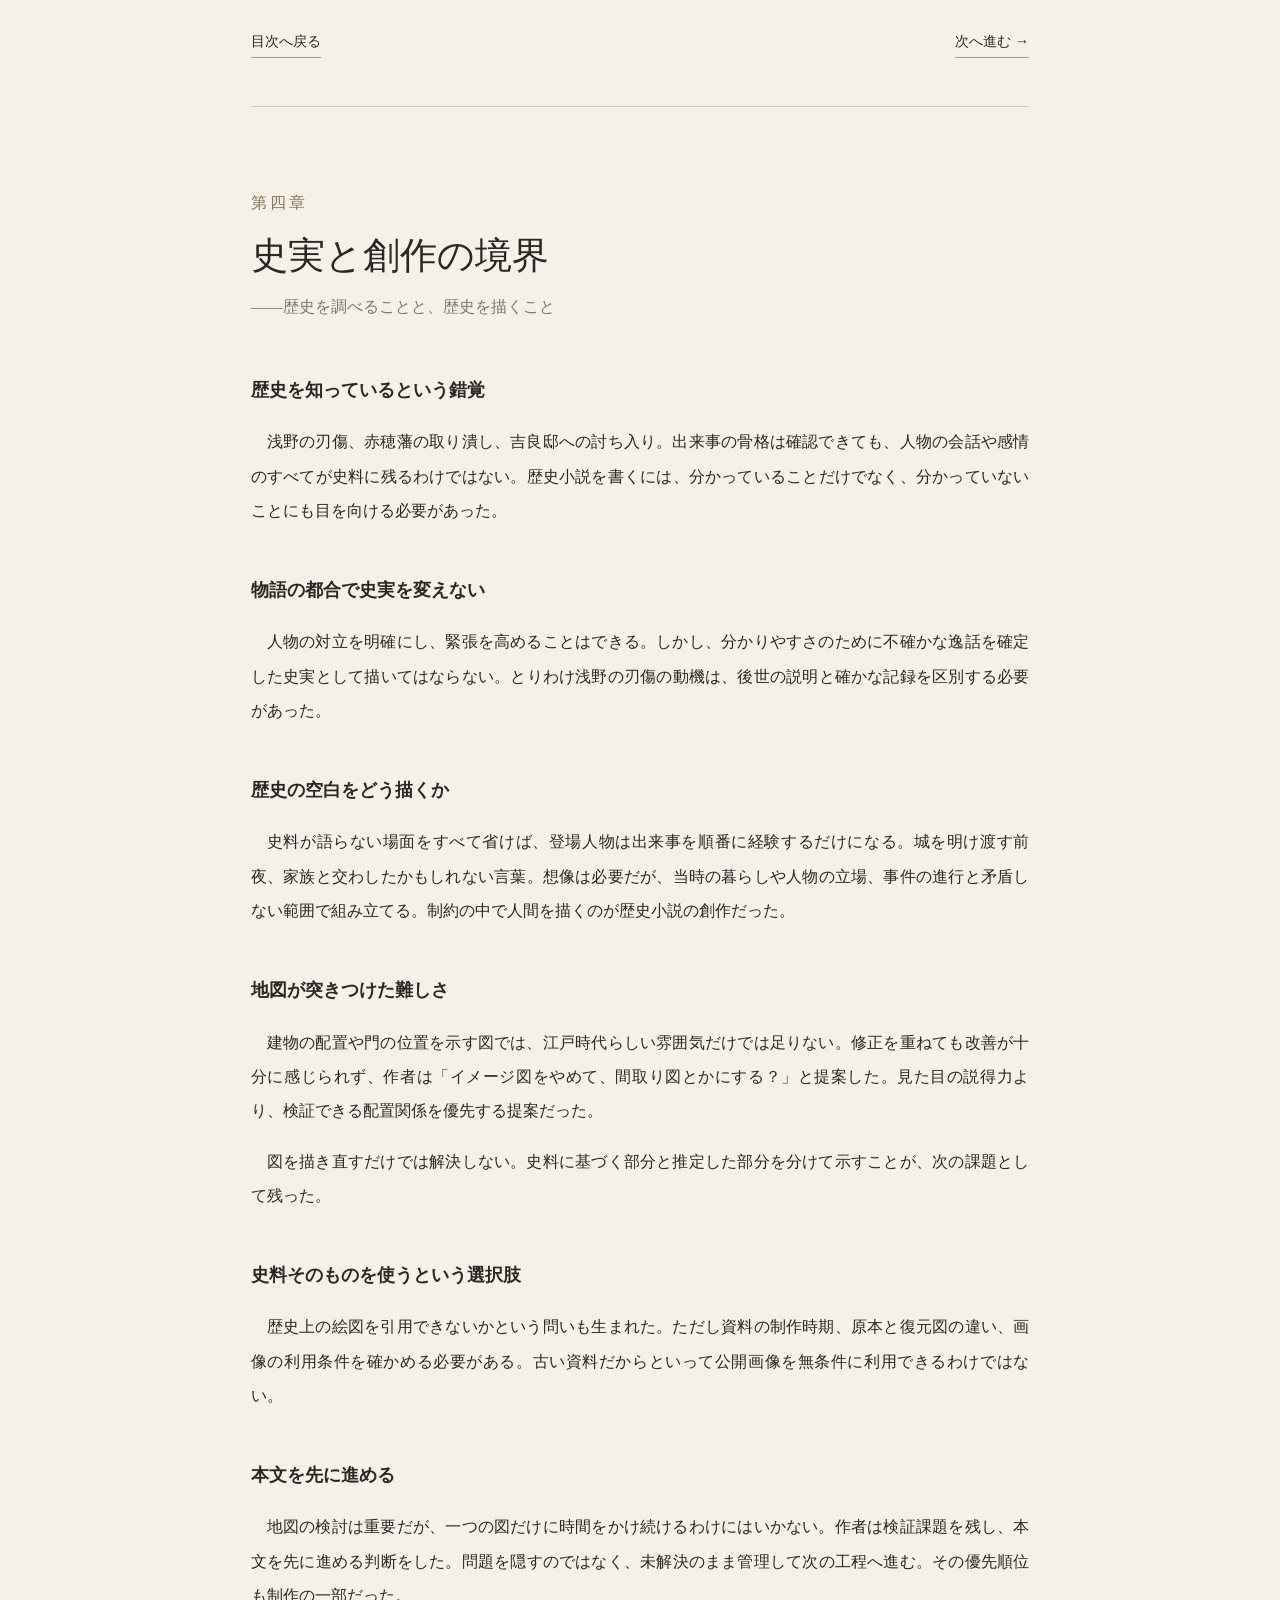
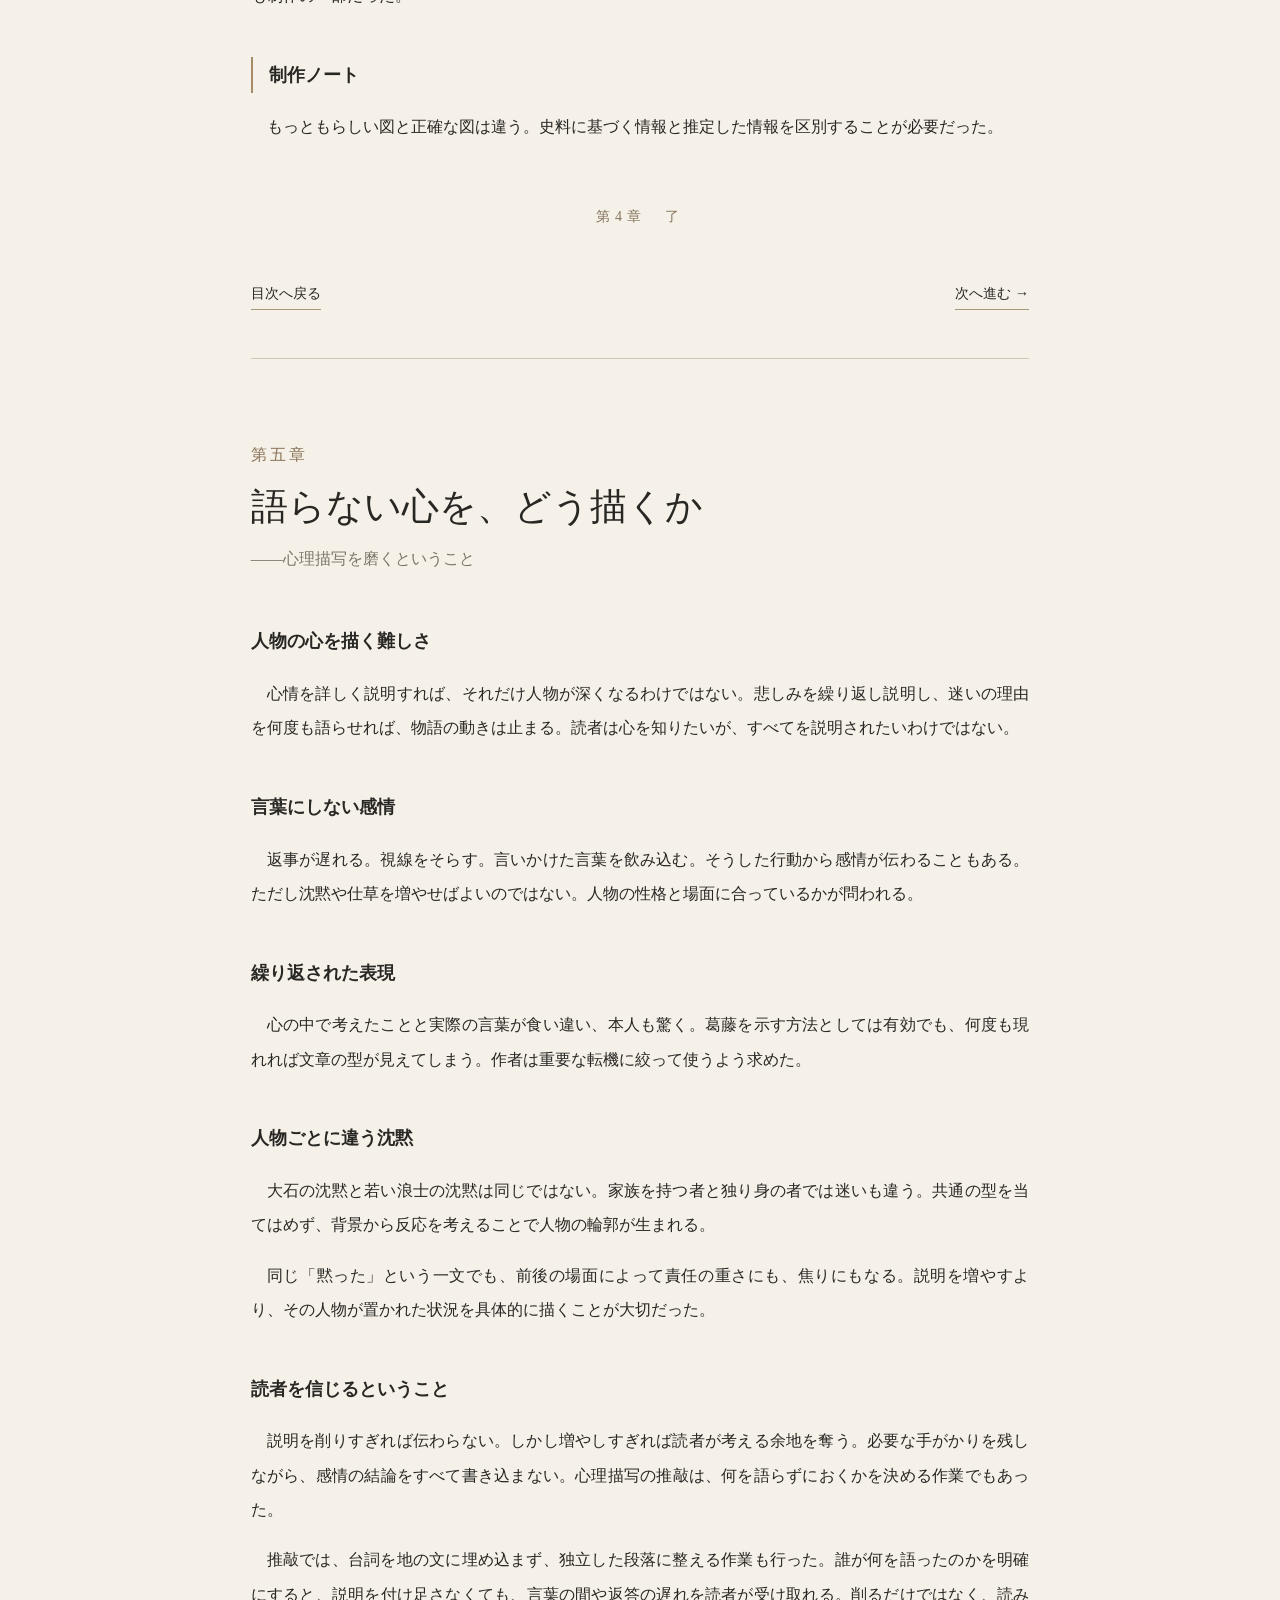
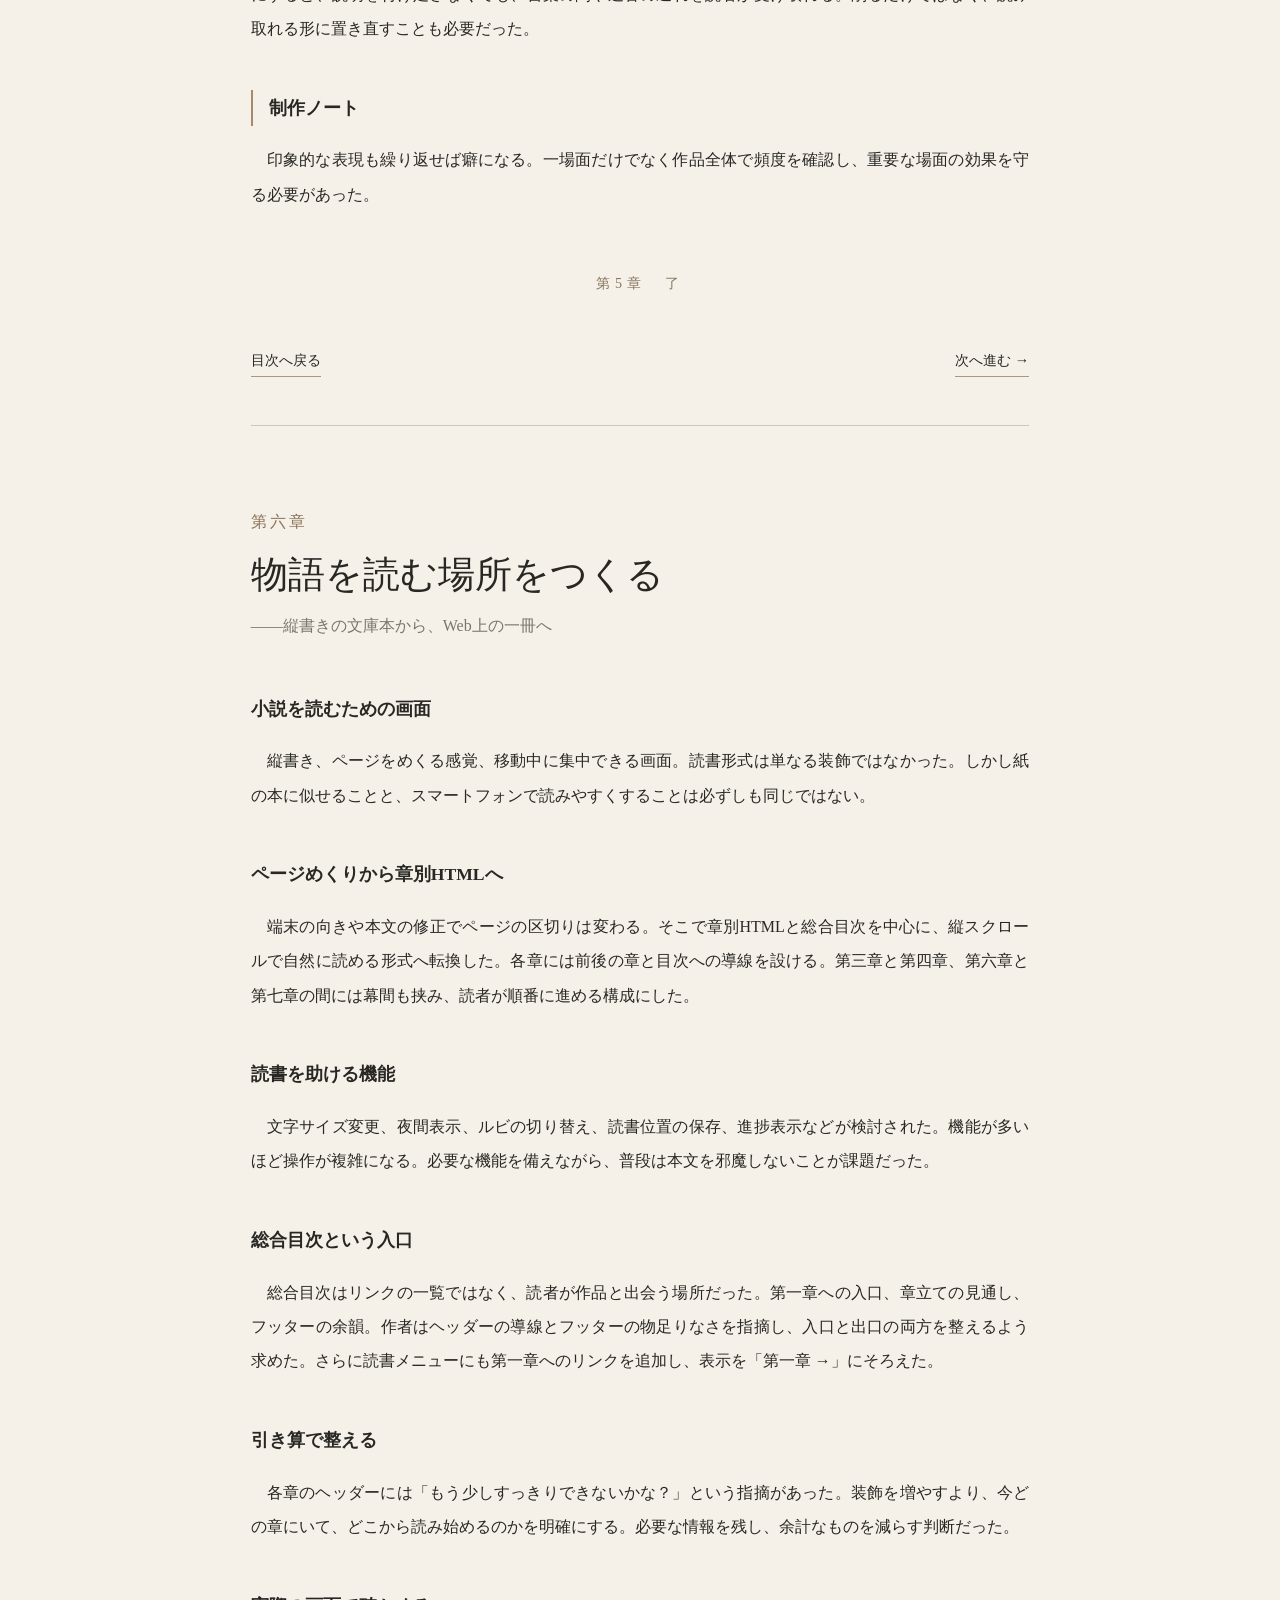
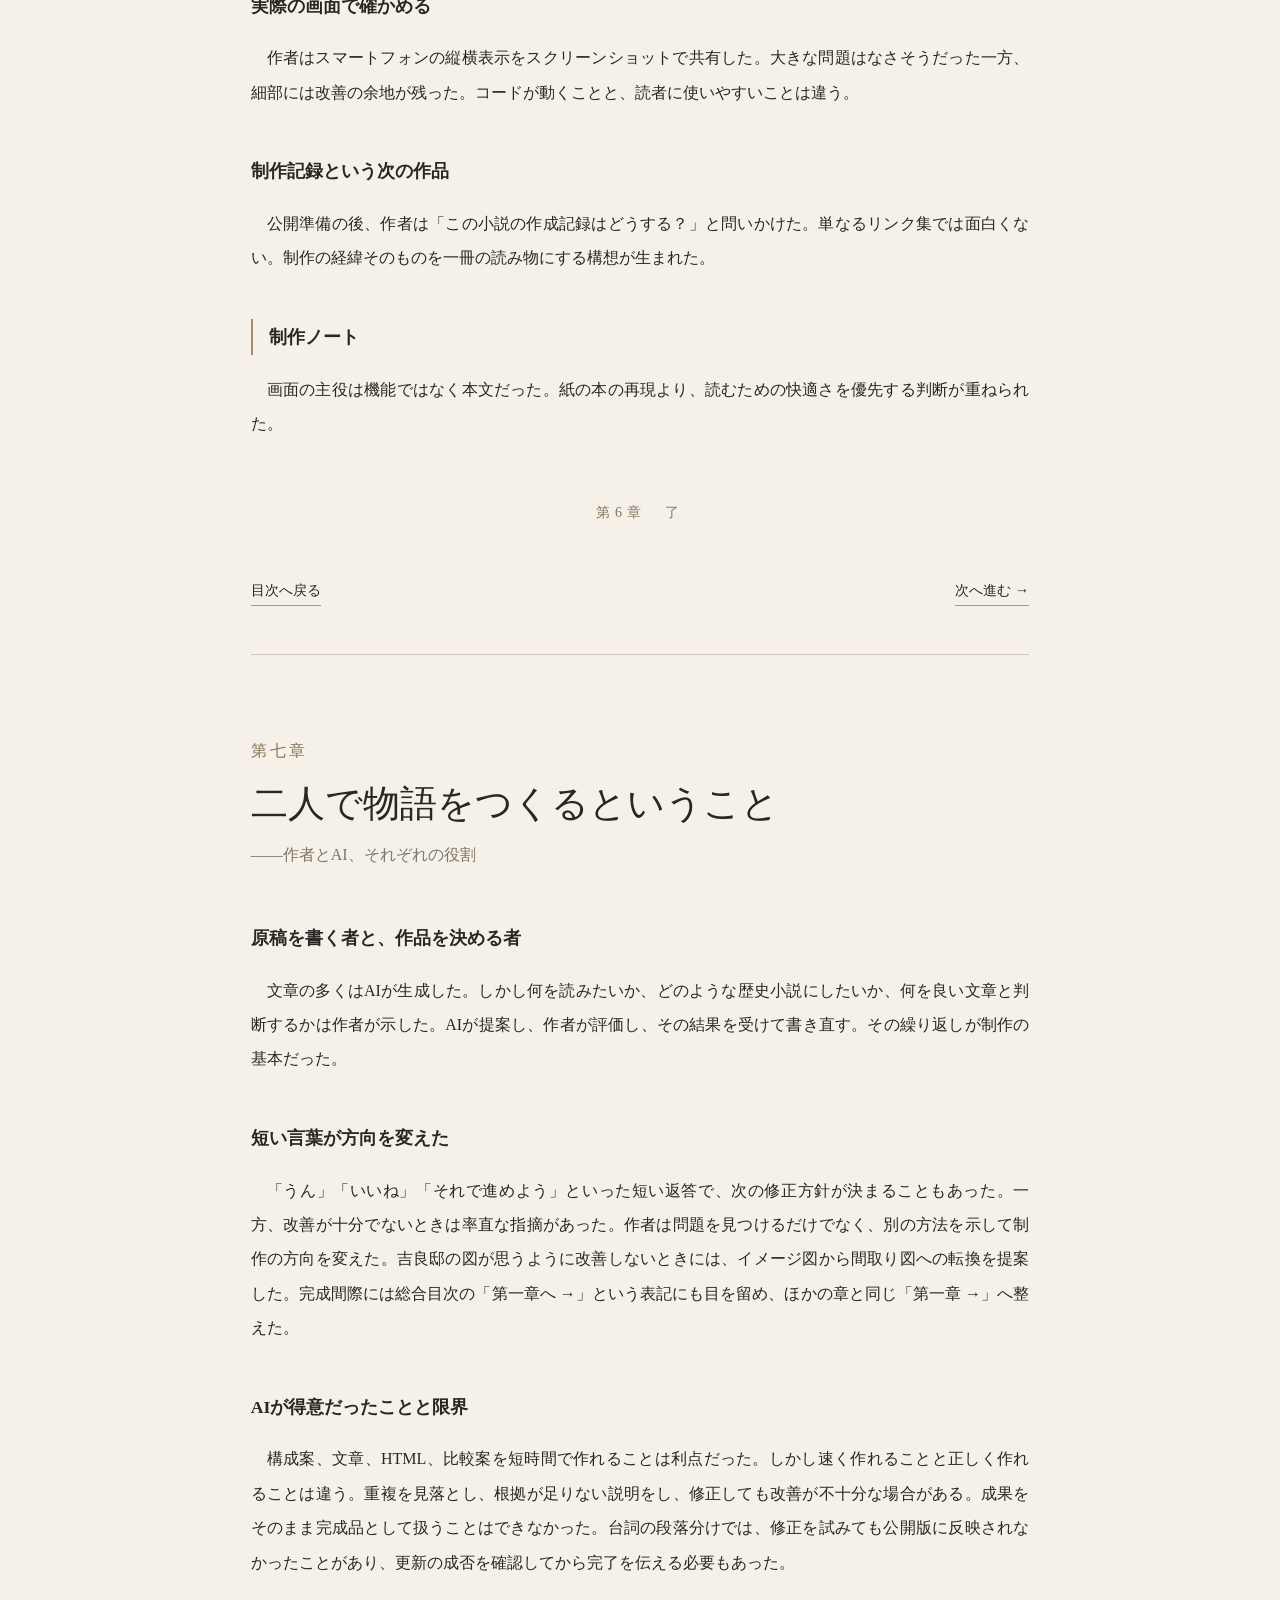
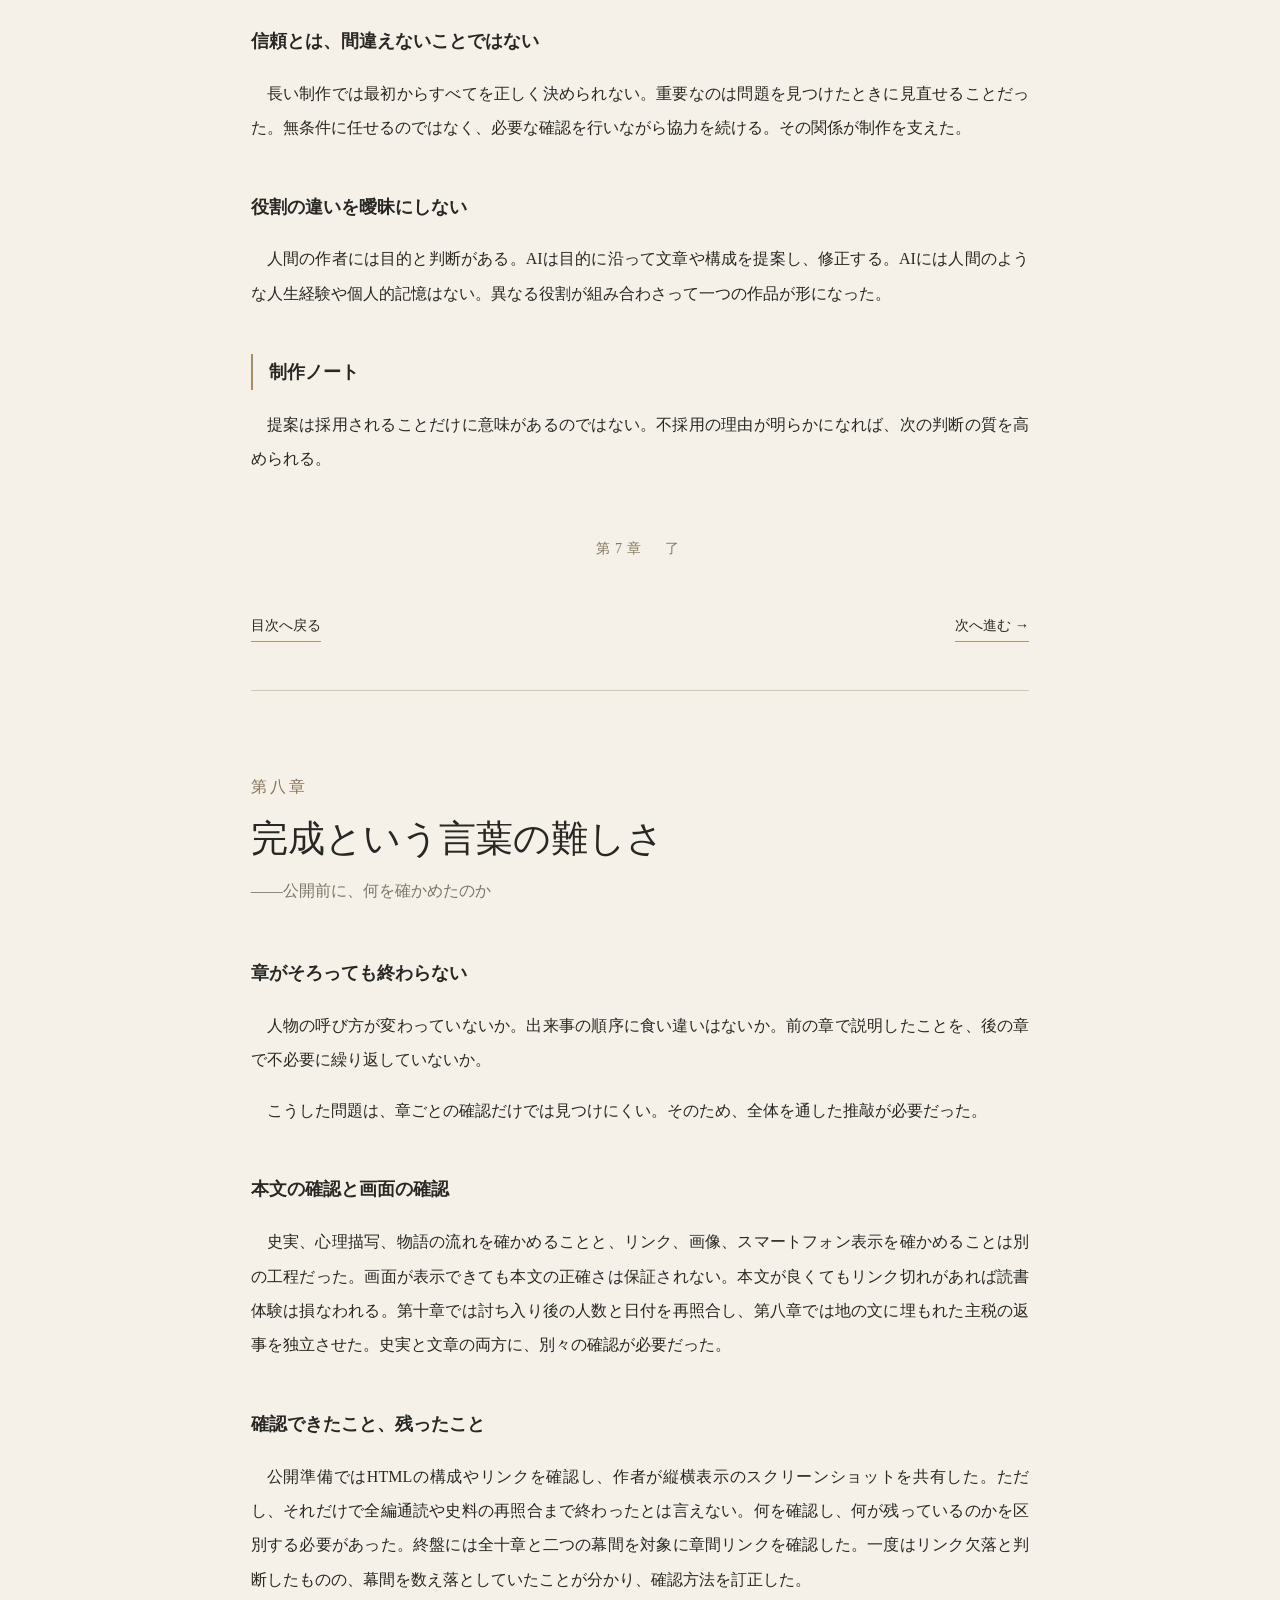
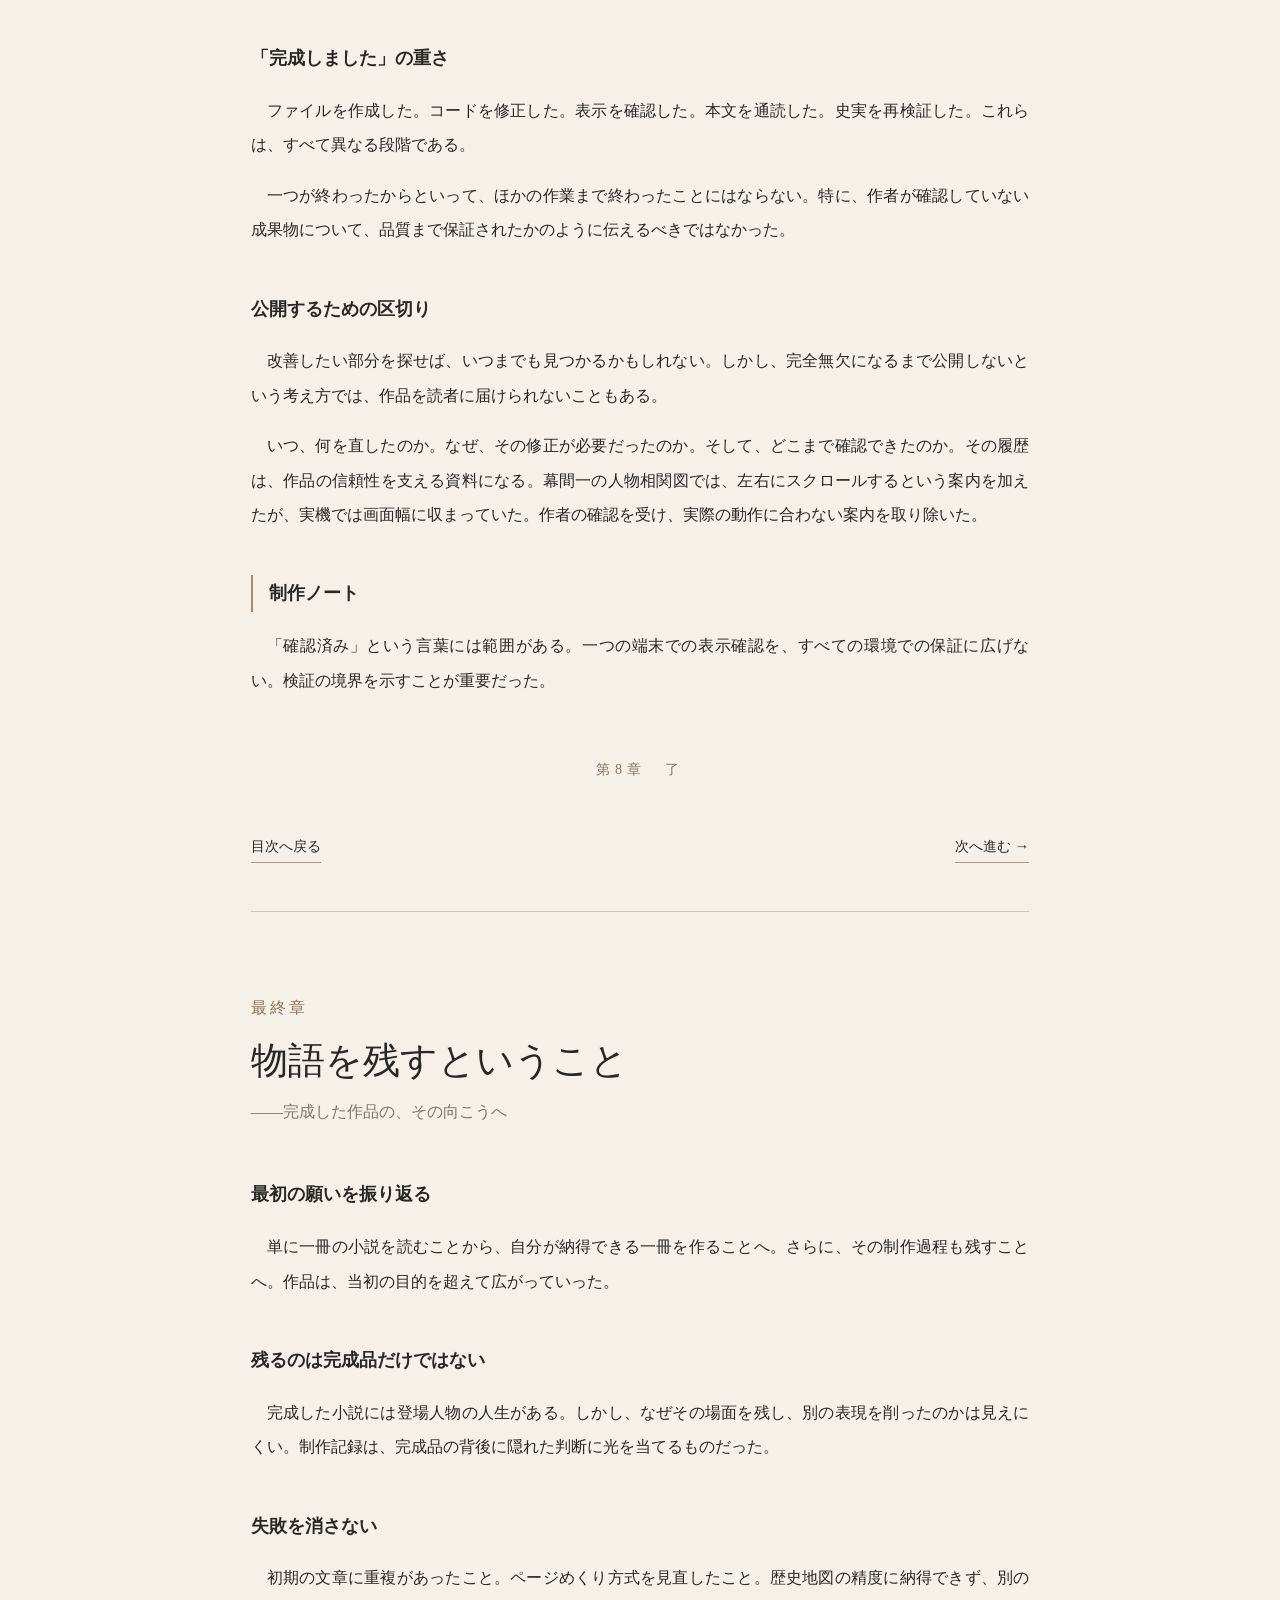
<file: ako-ronin/making-of/index.html>
<!DOCTYPE html>

<html lang="ja"><head><meta charset="utf-8"/><meta content="width=device-width,initial-scale=1" name="viewport"/><title>『赤穂浪士』ができるまで｜制作記録・全九章</title><style>*{box-sizing:border-box}html{scroll-behavior:smooth}body{margin:0;background:#f5f1e9;color:#282723;font-family:"Hiragino Mincho ProN","Yu Mincho",serif;line-height:2.05}a{color:inherit}.hero{min-height:83vh;background:linear-gradient(140deg,#242e32,#435457);color:#f7f0e2;display:grid;place-items:center;text-align:center;padding:3rem 1rem}.hero small{letter-spacing:.35em;color:#d7c6a4}.hero h1{font-size:clamp(2rem,6vw,4.3rem);letter-spacing:.13em;line-height:1.5;font-weight:500;margin:1.5rem 0}.hero p{opacity:.83}.hero a{display:inline-block;margin-top:2rem;padding:.6rem 2rem;border:1px solid #d7c6a4;text-decoration:none}.wrap{max-width:820px;margin:auto;padding:4rem 1.3rem}.toc{border-top:1px solid #bdb4a3;border-bottom:1px solid #bdb4a3;padding:2rem 0}.toc h2,.appendix h2{letter-spacing:.2em;font-weight:500}.toc a{display:flex;justify-content:space-between;gap:1rem;text-decoration:none;padding:.6rem 0;border-bottom:1px solid #e0d9cb}.toc a span{color:#7e7568;font-size:.85rem}.chapter{padding:5rem 0 3rem;border-bottom:1px solid #cfc6b7}.chapter .num{color:#8a7356;letter-spacing:.2em}.chapter h2{font-size:clamp(1.65rem,4vw,2.3rem);line-height:1.5;font-weight:500;margin:.5rem 0}.sub{color:#7d7568;margin-bottom:3rem}.chapter h3{font-size:1.1rem;margin-top:2.7rem;font-weight:600}.chapter p{text-align:justify;margin:1rem 0;text-indent:1em}.chapter nav{display:flex;justify-content:space-between;margin-top:3rem;font-size:.9rem}.chapter nav a{text-decoration:none;border-bottom:1px solid #aa987c}.appendix{padding:4rem 0}.appendix table{width:100%;border-collapse:collapse;font-size:.92rem;line-height:1.6}.appendix td{padding:1rem .5rem;border-bottom:1px solid #d6cdbf;vertical-align:top}.appendix td:first-child{white-space:nowrap;font-weight:bold;width:24%}.note{font-size:.88rem;color:#6c655c}footer{text-align:center;padding:3rem;background:#293438;color:#eee4d4}button{border:1px solid #b5a98e;background:transparent;color:inherit;padding:.4rem .8rem;cursor:pointer}.controls{position:fixed;right:1rem;bottom:1rem;background:#fff9;border:1px solid #c5baa8;border-radius:30px;padding:.35rem;display:flex;gap:.25rem;backdrop-filter:blur(10px)}.controls button{border:0;border-radius:0;background:transparent;min-width:2.65rem;min-height:2.25rem;padding:.35rem .65rem;font:inherit;font-family:system-ui,sans-serif;font-size:.95rem}.controls button:focus-visible{outline:2px solid currentColor;outline-offset:-3px;border-radius:20px}.controls button:active{opacity:.55}body.dark{background:#202524;color:#e8e2d6}body.dark .sub,body.dark .note{color:#bdb5a6}body.dark .controls{background:#27302de0}body.dark .toc a,body.dark .chapter,body.dark .appendix td{border-color:#53584f}@media(max-width:550px){.wrap{padding:2.5rem 1.1rem}.chapter{padding:3rem 0}.toc a{display:block}.toc a span{display:block}}
.chapter-ending{text-align:center!important;text-indent:0!important;letter-spacing:.35em;margin:3.5rem 0 1rem!important;color:#86765c;font-size:.88rem}.notebook-title{border-left:2px solid #a58b68;padding-left:1rem}.chapter{scroll-margin-top:1rem}.toc a:focus-visible,.chapter nav a:focus-visible{outline:2px solid #8a7356;outline-offset:4px}html{scroll-padding-top:1rem}@media(max-width:550px){.chapter p{overflow-wrap:anywhere}.appendix{overflow-x:auto}.controls{bottom:max(1rem,env(safe-area-inset-bottom));right:max(1rem,env(safe-area-inset-right))}}
.edition-label{font-size:.76rem;letter-spacing:.1em;opacity:.72;margin-top:1.5rem}.chapter p{line-height:2.15}.chapter h3{scroll-margin-top:1.2rem}.appendix p{text-align:justify}.appendix table{margin-bottom:2rem}@media(max-width:550px){.appendix td:first-child{white-space:normal;width:30%}.chapter p{line-height:2.05}}</style><style>
.main-novel-link{display:block;width:fit-content;max-width:90%;margin:1.2rem auto 0;color:inherit;text-underline-offset:.3em;font-size:.9rem;opacity:.9}
</style></head><body><header class="hero"><div><small>制作記録 / MAKING OF</small><h1>『赤穂浪士』が<br/>できるまで</h1><p>元禄の物語を、一冊のWeb小説にするまでの記録</p><a href="#toc">目次をひらく</a><a class="main-novel-link" href="../index.html">本編『赤穂浪士 — 元禄の忠義』を読む →</a></div><p class="edition-label">全九章・巻末資料収録版｜2026年10月 編集</p></header><main class="wrap"><section class="toc" id="toc"><h2>目次</h2><a href="#ch1">第一章　四時間の旅から始まった物語<span>歴史を知りたいという興味が、小説になるまで</span></a><a href="#ch2">第二章　最初の挫折と全面改稿<span>長い文章と、長編小説の違い</span></a><a href="#ch3">第三章　十章の骨格と、四十七人の人生<span>結末を知っている物語を、どう描くか</span></a><a href="#ch4">第四章　史実と創作の境界<span>歴史を調べることと、歴史を描くこと</span></a><a href="#ch5">第五章　語らない心を、どう描くか<span>心理描写を磨くということ</span></a><a href="#ch6">第六章　物語を読む場所をつくる<span>縦書きの文庫本から、Web上の一冊へ</span></a><a href="#ch7">第七章　二人で物語をつくるということ<span>作者とAI、それぞれの役割</span></a><a href="#ch8">第八章　完成という言葉の難しさ<span>公開前に、何を確かめたのか</span></a><a href="#ch9">最終章　物語を残すということ<span>完成した作品の、その向こうへ</span></a><a href="#appendix">巻末資料　制作の足跡<span>制作年表と判断の記録</span></a></section><article class="chapter" id="ch1"><div class="num">第一章</div><h2>四時間の旅から始まった物語</h2><div class="sub">――歴史を知りたいという興味が、小説になるまで</div><h3>最初にあったのは、一つの疑問だった</h3><p>赤穂浪士の物語は、日本で最もよく知られた歴史物語の一つである。浅野内匠頭の刃傷事件、赤穂藩の取り潰し、大石内蔵助の苦悩、吉良邸への討ち入り、そして浪士たちの最期。その大筋を知っている人は多い。しかし、出来事を知っていることと、そこに至った人々の人生を理解することは、同じではない。</p><p>なぜ、浅野内匠頭は江戸城内で刀を抜いたのか。なぜ、大石内蔵助はすぐに討ち入りを決断しなかったのか。なぜ、家族を残してまで仇討ちに参加した者がいたのか。そして、なぜ、同じ赤穂藩士でありながら、異なる道を選んだ者たちがいたのか。</p><p>一つの出来事を調べれば、次の疑問が生まれる。赤穂浪士についてもっと深く知りたいという興味は、やがて、出来事の解説だけでは満たされないものになっていった。</p><h3>説明ではなく、物語として読みたい</h3><p>制作初期に求められたのは、歴史を短く解説することではなかった。事件の始まりから終わりまでを連続した物語として読み、登場人物が何を知り、恐れ、選んだのかを追うことだった。結末を知る現代の読者が、当時の人々と同じように先の見えない時間を歩いていく。その読書体験が目指された。</p><p>忠義という言葉だけでは説明しきれない、人間の選択を描くこと。それが、作品の中心に据えられていった。</p><h3>四時間という長さ</h3><p>四時間ほどの移動中に、じっくり楽しめる長編小説。その条件は単なる文字数の指定ではない。文章を引き延ばしても、読む楽しさは生まれない。人物が登場し、関係が変わり、一つの決断が別の人生を揺さぶる。次の場面へ進みたいと思わせる流れが必要だった。求められたのは四時間分の文字列ではなく、四時間を使って読みたいと思える物語だった。</p><h3>史実と想像の間で</h3><p>史実を物語の骨格に据え、史料に残されていない会話や心情は創作として慎重に補う。赤穂事件には解釈が分かれる部分がある。分かりやすさのために不確かな説を確定した事実として描いてはならない。史実の制約を理解したうえで人間を想像すること。それが歴史小説としての方針になった。</p><h3>文庫本のように読みたい</h3><p>縦書き、ページをめくる感覚、落ち着いた画面。文章だけでなく、読むためのHTMLも作ることになった。本文と読書画面を同時に完成させようとする難しさは、まだ見えていなかった。</p><h3 class="notebook-title">制作ノート</h3><p>最初に読み違えたのは、長い文章と長編の読み応えの違いだった。場面の変化、人物の成長、緊張と緩和。長さを支えるのは文字数ではなく、物語の運動である。</p><p class="chapter-ending">第1章　了</p><nav><a href="#toc">目次へ戻る</a><a href="#ch2">次へ進む →</a></nav></article><article class="chapter" id="ch2"><div class="num">第二章</div><h2>最初の挫折と全面改稿</h2><div class="sub">――長い文章と、長編小説の違い</div><h3>形になったはずの小説</h3><p>初期のHTMLは文章を表示し、読み進める仕組みを備えていた。しかし実際に読むと、似た説明や心情が繰り返され、物語が前へ進まなかった。誤字や表現の問題ではない。長編としての成立に関わる問題だった。</p><h3>文字数を増やすことの落とし穴</h3><p>迷いを説明し、別の言葉で同じ迷いを説明する。文章は長くなるが、状況は変わらない。長編の厚みは、異なる人物が異なる出来事に向き合う積み重ねから生まれる。事件の知らせを受ける者、故郷で決断する者、家族と別れる者。それぞれの人生が必要だった。</p><h3>修正ではなく、作り直す</h3><p>作者は問題箇所を削るだけでなく、新しい本文で作り直すことを求めた。構造に問題があれば局所的な修正では限界がある。何を描く作品なのか、どの場面をどの順で描くのか。すでに書いた文章を守るより、作品そのものを立て直す判断が選ばれた。</p><h3>読書画面にも転機が訪れる</h3><p>文庫本のようなページめくりは、端末の大きさや向き、本文の修正によって区切りが変わる。複雑な仕組みは確認にも手間がかかる。そこで章別HTMLと総合目次、スマートフォンでの縦スクロールを中心とする方向へ切り替えた。目的を諦めたのではない。方法を変えたのである。</p><h3 class="notebook-title">制作ノート</h3><p>修正したことと、改善したことは違う。指摘を受けて新しい案を出すだけでは足りない。修正後の文章を読み、同じ問題が残っていないかを検証する必要があった。</p><p class="chapter-ending">第2章　了</p><nav><a href="#toc">目次へ戻る</a><a href="#ch3">次へ進む →</a></nav></article><article class="chapter" id="ch3"><div class="num">第三章</div><h2>十章の骨格と、四十七人の人生</h2><div class="sub">――結末を知っている物語を、どう描くか</div><h3>結末が知られている物語</h3><p>赤穂浪士の結末は広く知られている。討ち入りは実行され、浪士たちは厳しい処分を受ける。では何によって読者を引き込むのか。鍵は結末そのものではなく、そこに至るまでの時間にあった。後世の私たちは結末を知っている。しかし事件の渦中の人々にとって未来は不確かだった。</p><p>赤穂城を明け渡した後、何が起こるのか。幕府の判断は変わるのか。家族をどう守るのか。仲間は最後まで同じ考えでいられるのか。彼らにとって、未来は常に不確かだった。その不確かさを描くことが、物語の緊張を生む。</p><h3>大石内蔵助を、最初から英雄にしない</h3><p>大石は赤穂藩の家老として、主君への思いだけでなく藩士の生活や城の明け渡しにも責任を負っていた。すべての行動を討ち入りの準備として描けば、その苦悩は見えなくなる。何を守り、何を諦めるのか。迷いの時間を省略しないことが重要だった。</p><h3>四十七人を一つの意思にしない</h3><p>四十七人には異なる年齢、家族、立場がある。忠義という一語だけで同じ意思を与えることはできない。若者の焦り、家族を持つ者の苦しさ、慎重な者と決断を急ぐ者。討ち入りに加わらなかった人々にも事情があった。異なる人生を描くことが群像劇の条件だった。</p><h3>十章という器</h3><p>刃傷事件、赤穂城の明け渡し、離散、暮らし、決意、準備、討ち入り、事件の後。歴史の出来事を並べるだけでなく、人物の変化に合わせて章を組み立てた。十章という骨格は、場面ごとの役割を明確にするためのものだった。</p><h3>幕間という余白</h3><p>二つの幕間は単なる休憩ではない。人物関係や舞台を整理し、物語の流れを止めずに情報を伝えるための場所だった。本文に説明を詰め込まず、読む時間と理解を整理する時間を分ける。その考えが章構成に加わった。</p><h3 class="notebook-title">制作ノート</h3><p>人物の数を増やすだけでは群像劇にならない。誰が何を望み、同じ出来事をどう違って受け止めるか。その差を描いて初めて複数の人生が交わる。</p><p class="chapter-ending">第3章　了</p><nav><a href="#toc">目次へ戻る</a><a href="#ch4">次へ進む →</a></nav></article><article class="chapter" id="ch4"><div class="num">第四章</div><h2>史実と創作の境界</h2><div class="sub">――歴史を調べることと、歴史を描くこと</div><h3>歴史を知っているという錯覚</h3><p>浅野の刃傷、赤穂藩の取り潰し、吉良邸への討ち入り。出来事の骨格は確認できても、人物の会話や感情のすべてが史料に残るわけではない。歴史小説を書くには、分かっていることだけでなく、分かっていないことにも目を向ける必要があった。</p><h3>物語の都合で史実を変えない</h3><p>人物の対立を明確にし、緊張を高めることはできる。しかし、分かりやすさのために不確かな逸話を確定した史実として描いてはならない。とりわけ浅野の刃傷の動機は、後世の説明と確かな記録を区別する必要があった。</p><h3>歴史の空白をどう描くか</h3><p>史料が語らない場面をすべて省けば、登場人物は出来事を順番に経験するだけになる。城を明け渡す前夜、家族と交わしたかもしれない言葉。想像は必要だが、当時の暮らしや人物の立場、事件の進行と矛盾しない範囲で組み立てる。制約の中で人間を描くのが歴史小説の創作だった。</p><h3>地図が突きつけた難しさ</h3><p>建物の配置や門の位置を示す図では、江戸時代らしい雰囲気だけでは足りない。修正を重ねても改善が十分に感じられず、作者は「イメージ図をやめて、間取り図とかにする？」と提案した。見た目の説得力より、検証できる配置関係を優先する提案だった。</p><p>図を描き直すだけでは解決しない。史料に基づく部分と推定した部分を分けて示すことが、次の課題として残った。</p><h3>史料そのものを使うという選択肢</h3><p>歴史上の絵図を引用できないかという問いも生まれた。ただし資料の制作時期、原本と復元図の違い、画像の利用条件を確かめる必要がある。古い資料だからといって公開画像を無条件に利用できるわけではない。</p><h3>本文を先に進める</h3><p>地図の検討は重要だが、一つの図だけに時間をかけ続けるわけにはいかない。作者は検証課題を残し、本文を先に進める判断をした。問題を隠すのではなく、未解決のまま管理して次の工程へ進む。その優先順位も制作の一部だった。</p><h3 class="notebook-title">制作ノート</h3><p>もっともらしい図と正確な図は違う。史料に基づく情報と推定した情報を区別することが必要だった。</p><p class="chapter-ending">第4章　了</p><nav><a href="#toc">目次へ戻る</a><a href="#ch5">次へ進む →</a></nav></article><article class="chapter" id="ch5"><div class="num">第五章</div><h2>語らない心を、どう描くか</h2><div class="sub">――心理描写を磨くということ</div><h3>人物の心を描く難しさ</h3><p>心情を詳しく説明すれば、それだけ人物が深くなるわけではない。悲しみを繰り返し説明し、迷いの理由を何度も語らせれば、物語の動きは止まる。読者は心を知りたいが、すべてを説明されたいわけではない。</p><h3>言葉にしない感情</h3><p>返事が遅れる。視線をそらす。言いかけた言葉を飲み込む。そうした行動から感情が伝わることもある。ただし沈黙や仕草を増やせばよいのではない。人物の性格と場面に合っているかが問われる。</p><h3>繰り返された表現</h3><p>心の中で考えたことと実際の言葉が食い違い、本人も驚く。葛藤を示す方法としては有効でも、何度も現れれば文章の型が見えてしまう。作者は重要な転機に絞って使うよう求めた。</p><h3>人物ごとに違う沈黙</h3><p>大石の沈黙と若い浪士の沈黙は同じではない。家族を持つ者と独り身の者では迷いも違う。共通の型を当てはめず、背景から反応を考えることで人物の輪郭が生まれる。</p><p>同じ「黙った」という一文でも、前後の場面によって責任の重さにも、焦りにもなる。説明を増やすより、その人物が置かれた状況を具体的に描くことが大切だった。</p><h3>読者を信じるということ</h3><p>説明を削りすぎれば伝わらない。しかし増やしすぎれば読者が考える余地を奪う。必要な手がかりを残しながら、感情の結論をすべて書き込まない。心理描写の推敲は、何を語らずにおくかを決める作業でもあった。</p><p>推敲では、台詞を地の文に埋め込まず、独立した段落に整える作業も行った。誰が何を語ったのかを明確にすると、説明を付け足さなくても、言葉の間や返答の遅れを読者が受け取れる。削るだけではなく、読み取れる形に置き直すことも必要だった。</p><h3 class="notebook-title">制作ノート</h3><p>印象的な表現も繰り返せば癖になる。一場面だけでなく作品全体で頻度を確認し、重要な場面の効果を守る必要があった。</p><p class="chapter-ending">第5章　了</p><nav><a href="#toc">目次へ戻る</a><a href="#ch6">次へ進む →</a></nav></article><article class="chapter" id="ch6"><div class="num">第六章</div><h2>物語を読む場所をつくる</h2><div class="sub">――縦書きの文庫本から、Web上の一冊へ</div><h3>小説を読むための画面</h3><p>縦書き、ページをめくる感覚、移動中に集中できる画面。読書形式は単なる装飾ではなかった。しかし紙の本に似せることと、スマートフォンで読みやすくすることは必ずしも同じではない。</p><h3>ページめくりから章別HTMLへ</h3><p>端末の向きや本文の修正でページの区切りは変わる。そこで章別HTMLと総合目次を中心に、縦スクロールで自然に読める形式へ転換した。各章には前後の章と目次への導線を設ける。第三章と第四章、第六章と第七章の間には幕間も挟み、読者が順番に進める構成にした。</p><h3>読書を助ける機能</h3><p>文字サイズ変更、夜間表示、ルビの切り替え、読書位置の保存、進捗表示などが検討された。機能が多いほど操作が複雑になる。必要な機能を備えながら、普段は本文を邪魔しないことが課題だった。</p><h3>総合目次という入口</h3><p>総合目次はリンクの一覧ではなく、読者が作品と出会う場所だった。第一章への入口、章立ての見通し、フッターの余韻。作者はヘッダーの導線とフッターの物足りなさを指摘し、入口と出口の両方を整えるよう求めた。さらに読書メニューにも第一章へのリンクを追加し、表示を「第一章 →」にそろえた。</p><h3>引き算で整える</h3><p>各章のヘッダーには「もう少しすっきりできないかな？」という指摘があった。装飾を増やすより、今どの章にいて、どこから読み始めるのかを明確にする。必要な情報を残し、余計なものを減らす判断だった。</p><h3>実際の画面で確かめる</h3><p>作者はスマートフォンの縦横表示をスクリーンショットで共有した。大きな問題はなさそうだった一方、細部には改善の余地が残った。コードが動くことと、読者に使いやすいことは違う。</p><h3>制作記録という次の作品</h3><p>公開準備の後、作者は「この小説の作成記録はどうする？」と問いかけた。単なるリンク集では面白くない。制作の経緯そのものを一冊の読み物にする構想が生まれた。</p><h3 class="notebook-title">制作ノート</h3><p>画面の主役は機能ではなく本文だった。紙の本の再現より、読むための快適さを優先する判断が重ねられた。</p><p class="chapter-ending">第6章　了</p><nav><a href="#toc">目次へ戻る</a><a href="#ch7">次へ進む →</a></nav></article><article class="chapter" id="ch7"><div class="num">第七章</div><h2>二人で物語をつくるということ</h2><div class="sub">――作者とAI、それぞれの役割</div><h3>原稿を書く者と、作品を決める者</h3><p>文章の多くはAIが生成した。しかし何を読みたいか、どのような歴史小説にしたいか、何を良い文章と判断するかは作者が示した。AIが提案し、作者が評価し、その結果を受けて書き直す。その繰り返しが制作の基本だった。</p><h3>短い言葉が方向を変えた</h3><p>「うん」「いいね」「それで進めよう」といった短い返答で、次の修正方針が決まることもあった。一方、改善が十分でないときは率直な指摘があった。作者は問題を見つけるだけでなく、別の方法を示して制作の方向を変えた。吉良邸の図が思うように改善しないときには、イメージ図から間取り図への転換を提案した。完成間際には総合目次の「第一章へ →」という表記にも目を留め、ほかの章と同じ「第一章 →」へ整えた。</p><h3>AIが得意だったことと限界</h3><p>構成案、文章、HTML、比較案を短時間で作れることは利点だった。しかし速く作れることと正しく作れることは違う。重複を見落とし、根拠が足りない説明をし、修正しても改善が不十分な場合がある。成果をそのまま完成品として扱うことはできなかった。台詞の段落分けでは、修正を試みても公開版に反映されなかったことがあり、更新の成否を確認してから完了を伝える必要もあった。</p><h3>信頼とは、間違えないことではない</h3><p>長い制作では最初からすべてを正しく決められない。重要なのは問題を見つけたときに見直せることだった。無条件に任せるのではなく、必要な確認を行いながら協力を続ける。その関係が制作を支えた。</p><h3>役割の違いを曖昧にしない</h3><p>人間の作者には目的と判断がある。AIは目的に沿って文章や構成を提案し、修正する。AIには人間のような人生経験や個人的記憶はない。異なる役割が組み合わさって一つの作品が形になった。</p><h3 class="notebook-title">制作ノート</h3><p>提案は採用されることだけに意味があるのではない。不採用の理由が明らかになれば、次の判断の質を高められる。</p><p class="chapter-ending">第7章　了</p><nav><a href="#toc">目次へ戻る</a><a href="#ch8">次へ進む →</a></nav></article><article class="chapter" id="ch8"><div class="num">第八章</div><h2>完成という言葉の難しさ</h2><div class="sub">――公開前に、何を確かめたのか</div><h3>章がそろっても終わらない</h3><p>人物の呼び方が変わっていないか。出来事の順序に食い違いはないか。前の章で説明したことを、後の章で不必要に繰り返していないか。</p><p>こうした問題は、章ごとの確認だけでは見つけにくい。そのため、全体を通した推敲が必要だった。</p><h3>本文の確認と画面の確認</h3><p>史実、心理描写、物語の流れを確かめることと、リンク、画像、スマートフォン表示を確かめることは別の工程だった。画面が表示できても本文の正確さは保証されない。本文が良くてもリンク切れがあれば読書体験は損なわれる。第十章では討ち入り後の人数と日付を再照合し、第八章では地の文に埋もれた主税の返事を独立させた。史実と文章の両方に、別々の確認が必要だった。</p><h3>確認できたこと、残ったこと</h3><p>公開準備ではHTMLの構成やリンクを確認し、作者が縦横表示のスクリーンショットを共有した。ただし、それだけで全編通読や史料の再照合まで終わったとは言えない。何を確認し、何が残っているのかを区別する必要があった。終盤には全十章と二つの幕間を対象に章間リンクを確認した。一度はリンク欠落と判断したものの、幕間を数え落としていたことが分かり、確認方法を訂正した。</p><h3>「完成しました」の重さ</h3><p>ファイルを作成した。コードを修正した。表示を確認した。本文を通読した。史実を再検証した。これらは、すべて異なる段階である。</p><p>一つが終わったからといって、ほかの作業まで終わったことにはならない。特に、作者が確認していない成果物について、品質まで保証されたかのように伝えるべきではなかった。</p><h3>公開するための区切り</h3><p>改善したい部分を探せば、いつまでも見つかるかもしれない。しかし、完全無欠になるまで公開しないという考え方では、作品を読者に届けられないこともある。</p><p>いつ、何を直したのか。なぜ、その修正が必要だったのか。そして、どこまで確認できたのか。その履歴は、作品の信頼性を支える資料になる。幕間一の人物相関図では、左右にスクロールするという案内を加えたが、実機では画面幅に収まっていた。作者の確認を受け、実際の動作に合わない案内を取り除いた。</p><h3 class="notebook-title">制作ノート</h3><p>「確認済み」という言葉には範囲がある。一つの端末での表示確認を、すべての環境での保証に広げない。検証の境界を示すことが重要だった。</p><p class="chapter-ending">第8章　了</p><nav><a href="#toc">目次へ戻る</a><a href="#ch9">次へ進む →</a></nav></article><article class="chapter" id="ch9"><div class="num">最終章</div><h2>物語を残すということ</h2><div class="sub">――完成した作品の、その向こうへ</div><h3>最初の願いを振り返る</h3><p>単に一冊の小説を読むことから、自分が納得できる一冊を作ることへ。さらに、その制作過程も残すことへ。作品は、当初の目的を超えて広がっていった。</p><h3>残るのは完成品だけではない</h3><p>完成した小説には登場人物の人生がある。しかし、なぜその場面を残し、別の表現を削ったのかは見えにくい。制作記録は、完成品の背後に隠れた判断に光を当てるものだった。</p><h3>失敗を消さない</h3><p>初期の文章に重複があったこと。ページめくり方式を見直したこと。歴史地図の精度に納得できず、別の方法を検討したこと。心理描写の癖を指摘し、使う場面を絞ったこと。</p><p>それらは、単なる失敗談ではない。作品を良くするために、何を判断したのかという記録である。失敗を消してしまえば、完成までの道筋も見えなくなる。</p><h3>作者の言葉を残す</h3><p>「もう少しすっきりできないかな？」「イメージ図をやめて、間取り図とかにする？」「リンク集じゃ面白く無いね。」。制作中の対話に残るこれらの言葉には、方向を変えた瞬間が刻まれている。</p><p>ここに掲げた短い発言は対話記録に基づく。一方、各章でその意味や意図を説明する文章は、制作後に編集した解釈であって発言の逐語録ではない。会話の全体像や当時の意図を、短い引用だけから断定しないことも大切だった。</p><h3>AIの言葉も検証されるべきもの</h3><p>制作ノートはAIが制作当時の内面を保存した日記ではない。対話や成果物を振り返って整理した考察である。その説明も誤る可能性があるため、発言やファイル、変更履歴と照合することが重要だった。</p><h3>もう一冊の本として</h3><p>最初の構想から全面改稿、史実との照合、読書画面の作り直しまで。順調だった工程ばかりではない。それでも、その都度選び直した道筋をたどると、完成品とは別の物語が浮かび上がる。制作記録もまた、始まりと転機を持つ一冊になった。</p><h3>未来に手渡すもの</h3><p>本編は、本編だけで読める物語であってほしい。けれど、その一節がなぜ今の形になったのかを知りたくなったとき、戻ってこられる場所も残しておきたい。</p><p>書き直す前の迷いも、採用しなかった案も、完成したページからは見えない。だからこそ、ここに記す。いつかこの作品を読み返すとき、物語だけでなく、そこへたどり着いた時間にも出会えるように。</p><h3 class="notebook-title">最後の制作ノート</h3><p>答えを出すことよりも、答えを確かめられるようにすること。何を目指し、何を選び、どこまで確認したのか。その積み重ねを残すために、この記録を書く。</p><p class="chapter-ending">最終章　了</p><nav><a href="#toc">目次へ戻る</a><a href="#appendix">次へ進む →</a></nav></article><section class="appendix" id="appendix"><h2>巻末資料　制作の足跡</h2><h3>制作年表</h3><table><tr><td>2026年9月8日〜14日</td><td>9月8日に長文制作の相談を確認。14日ごろには、約四時間の移動中に読める歴史小説という希望が具体化した。構想全体の最初の着想日とは限らない。</td></tr><tr><td>初期試作</td><td>文章の重複が見つかり、部分修正ではなく構成と本文を見直す。</td></tr><tr><td>2026年10月18日</td><td>全十章・幕間二編を軸とする構成と、章別HTMLでの制作方針を確認。</td></tr><tr><td>2026年10月24〜25日</td><td>全十章・幕間二編と総合目次の公開準備、章間リンクなどの静的検査、スマートフォン縦横の表示確認を進めた。10月25日のGitHub履歴には、本文の史実・時系列・表現の修正と画面調整が多数記録されている。静的検査は史実・全文校閲の保証ではない。</td></tr><tr><td>2026年10月25日</td><td>制作過程をリンク集ではなく独立した読み物にする構想。GitHub履歴では同日に制作記録の年表・各章（第一章〜第九章）・巻末資料の編集を確認できる。</td></tr><tr><td>2026年10月25日の公開後調整（GitHub履歴で確認）</td><td>全十章・幕間二編の読書メニューと章間リンクを再点検。総合目次の第一章リンクの表記を統一し、幕間二では主税が山科に残ることを明確化。幕間一の人物相関図は、利用者が共有したスマートフォンの表示画像で、画面幅への収まりと図のずれがないことを確認した。</td></tr></table><h3>検証と留保</h3><table><tr><td>確認した範囲</td><td>章間リンクと読書メニューの静的点検、本文の一部表現・史実注記の修正、スマートフォン縦横のスクリーンショットによる表示確認。幕間一の相関図については利用者から共有されたスマートフォンの表示画像で、画面幅への収まりと図のずれがないことを確認した。</td></tr><tr><td>未確認事項</td><td>全編の再通読、すべての史料記述の再照合、全端末での操作保証は本資料だけでは確認できない。</td></tr><tr><td>発言の扱い</td><td>引用は実際の会話と照合し、後から再構成した会話を実際の発言として示さない。</td></tr><tr><td>初期の章数</td><td>「28章案」という情報は元資料での裏付けが不十分なため確定事項にしない。</td></tr></table><p class="note">編集後記：本書は制作当時の対話と保存成果物をもとに再構成した読み物であり、会話の逐語録ではありません。確認できない経緯を創作して事実として補うことは避けました。</p><p><a href="#toc">目次に戻る</a></p><h3>構成と判断の変遷――採用・保留の記録</h3><table><tr><td>初期のページめくり</td><td>紙の文庫本に近い読書感覚を目指したが、画面サイズや本文更新への対応を考慮して見直した。</td></tr><tr><td>歴史地図</td><td>見た目の改善だけでは精度を保証できないため、間取り図・原史料との照合を検討した。史料画像の掲載には出典と利用条件の確認が必要。</td></tr><tr><td>心理描写</td><td>内心と発言の食い違いを描く手法は、重要な転機に限定。人物ごとの反応の違いを優先した。</td></tr><tr><td>制作記録</td><td>リンク集ではなく、九章の読み物と資料編を持つ独立作品として編集した。</td></tr></table><h3>GitHub変更履歴との照合</h3><p>制作記録に記した主要な変更について、コミットの説明だけでなく対象ファイルと差分を照合した。総合目次の第一章リンク追加・表記統一、幕間一の人物相関図の表示調整と不要なスクロール案内の削除、第八章の主税の台詞整理を確認。さらに、討ち入り後の人数と日付、四家への預け先、討ち入り時の配置、第四・六章の台詞整理、父子の描写、章間の重複整理、偵察場面の整理、史実の時系列、モバイル画面の余白調整を確認した。計十五件の変更について、制作記録の説明と変更内容の方向性に矛盾は見つからなかった。</p><p>照合に用いた主なコミット：<a href="https://github.com/kosh47-collab/novel/commit/859d6cfc12d548951cb66b30a23f1229cc45425e">859d6cf</a>（目次リンク）、<a href="https://github.com/kosh47-collab/novel/commit/3ae8f2ea5fe63f3f58d4b83e0b474763dcdf83f2">3ae8f2e</a>（相関図案内）、<a href="https://github.com/kosh47-collab/novel/commit/94d84aa65">94d84aa</a>（人数・日付）、<a href="https://github.com/kosh47-collab/novel/commit/15f03cb0e">15f03cb</a>（台詞整理）。なお、変更履歴は実際に編集された内容を示すものであり、作者の発言や判断の意図を単独で証明するものではない。</p><h3>記録の確度について</h3><p>この巻末資料は、制作過程を振り返るための編集記録であり、すべての出来事を網羅した一次資料ではない。2026年10月25日の公開後調整と制作記録の改稿はGitHubコミット履歴で確認した。一方、2026年9月の構想相談や10月18日の方針確認は対話記録に基づくもので、GitHub履歴だけでは日付を裏付けられない。初期章数や技術監査の範囲についても、確認できないことを断定しない。</p><p>本文に置かれた「制作ノート」は、当時の感情を記録した日記ではなく、会話と成果物をもとに後から整理した考察である。</p></section></main><footer>『赤穂浪士』ができるまで<br/><small>制作記録・全九章／巻末資料｜制作経緯を振り返る編集記録</small></footer><div aria-label="読書設定" class="controls"><button aria-label="夜表示切り替え" onclick="document.body.classList.toggle('dark')">☾</button><button aria-label="文字を大きく" onclick="document.documentElement.style.fontSize=(parseInt(getComputedStyle(document.documentElement).fontSize)+1)+'px'">A＋</button><button aria-label="文字を小さく" onclick="document.documentElement.style.fontSize=(parseInt(getComputedStyle(document.documentElement).fontSize)-1)+'px'">A－</button></div></body></html>
</file>
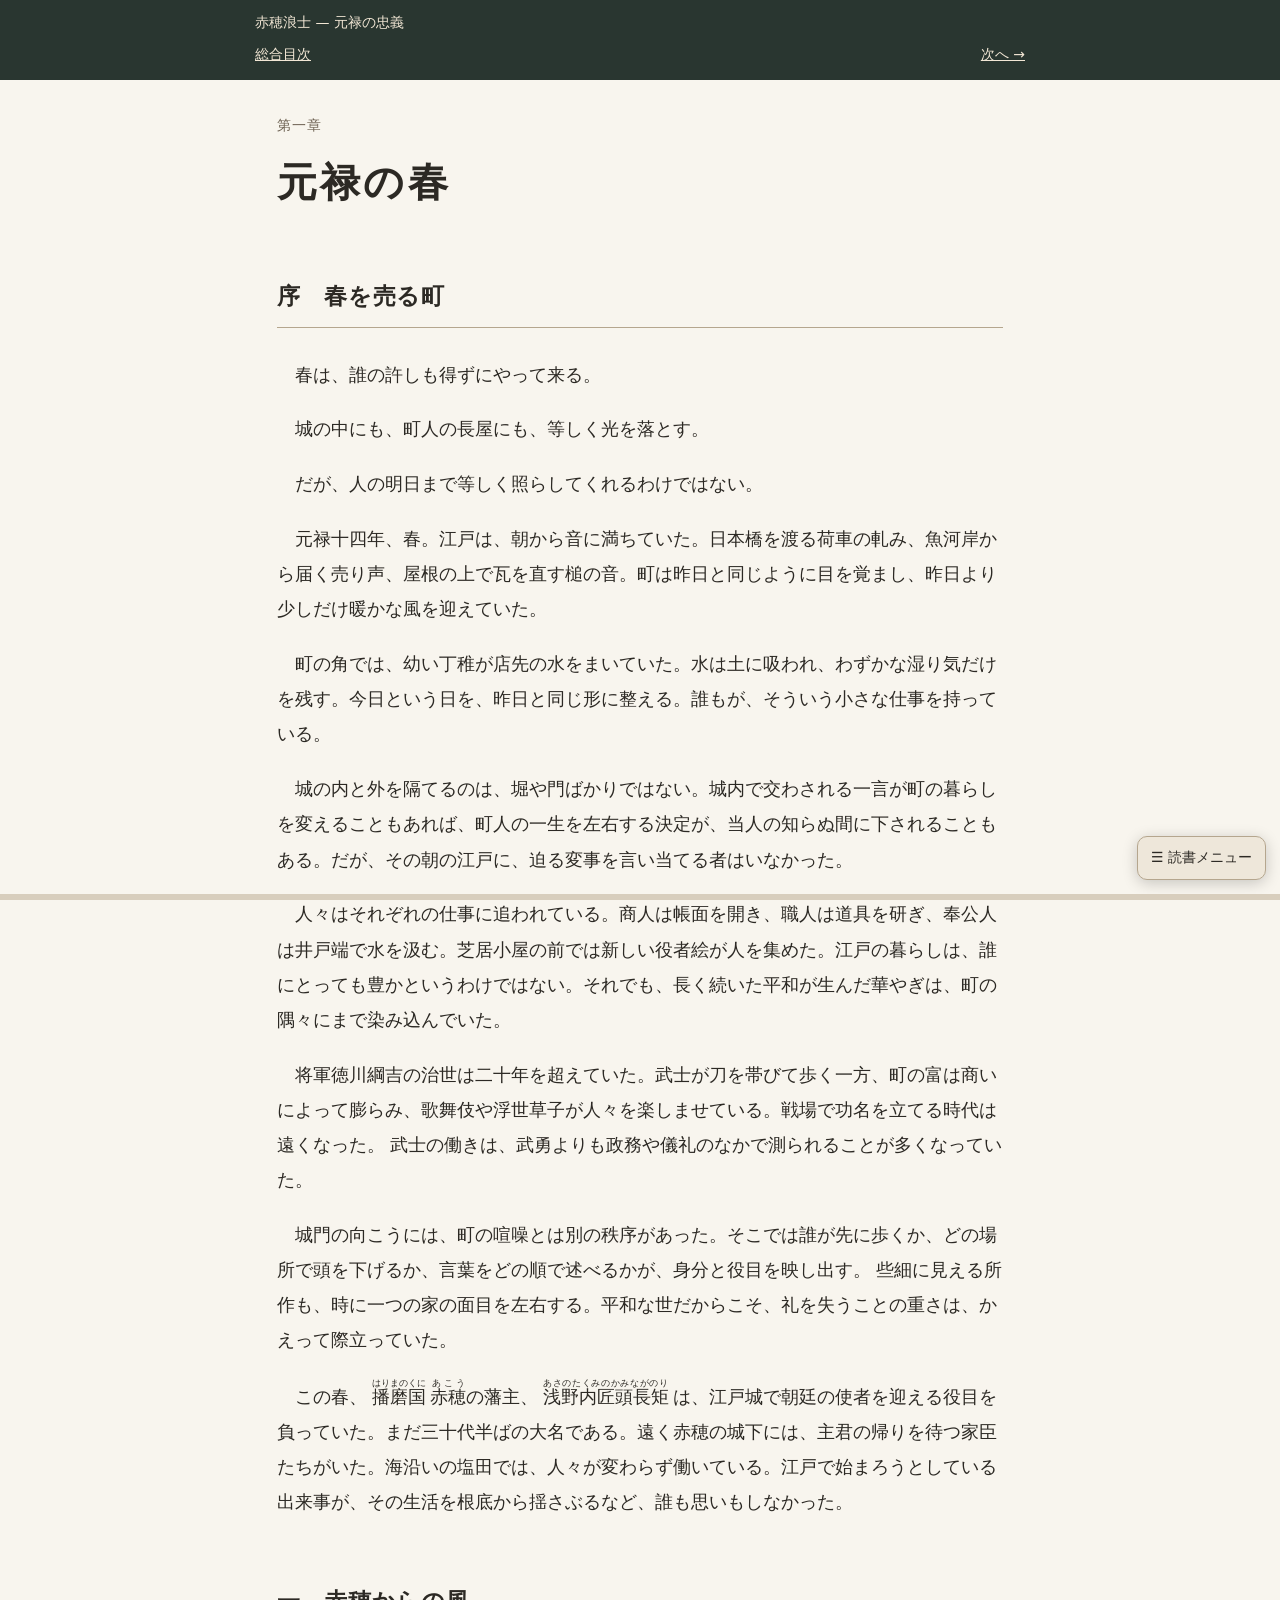
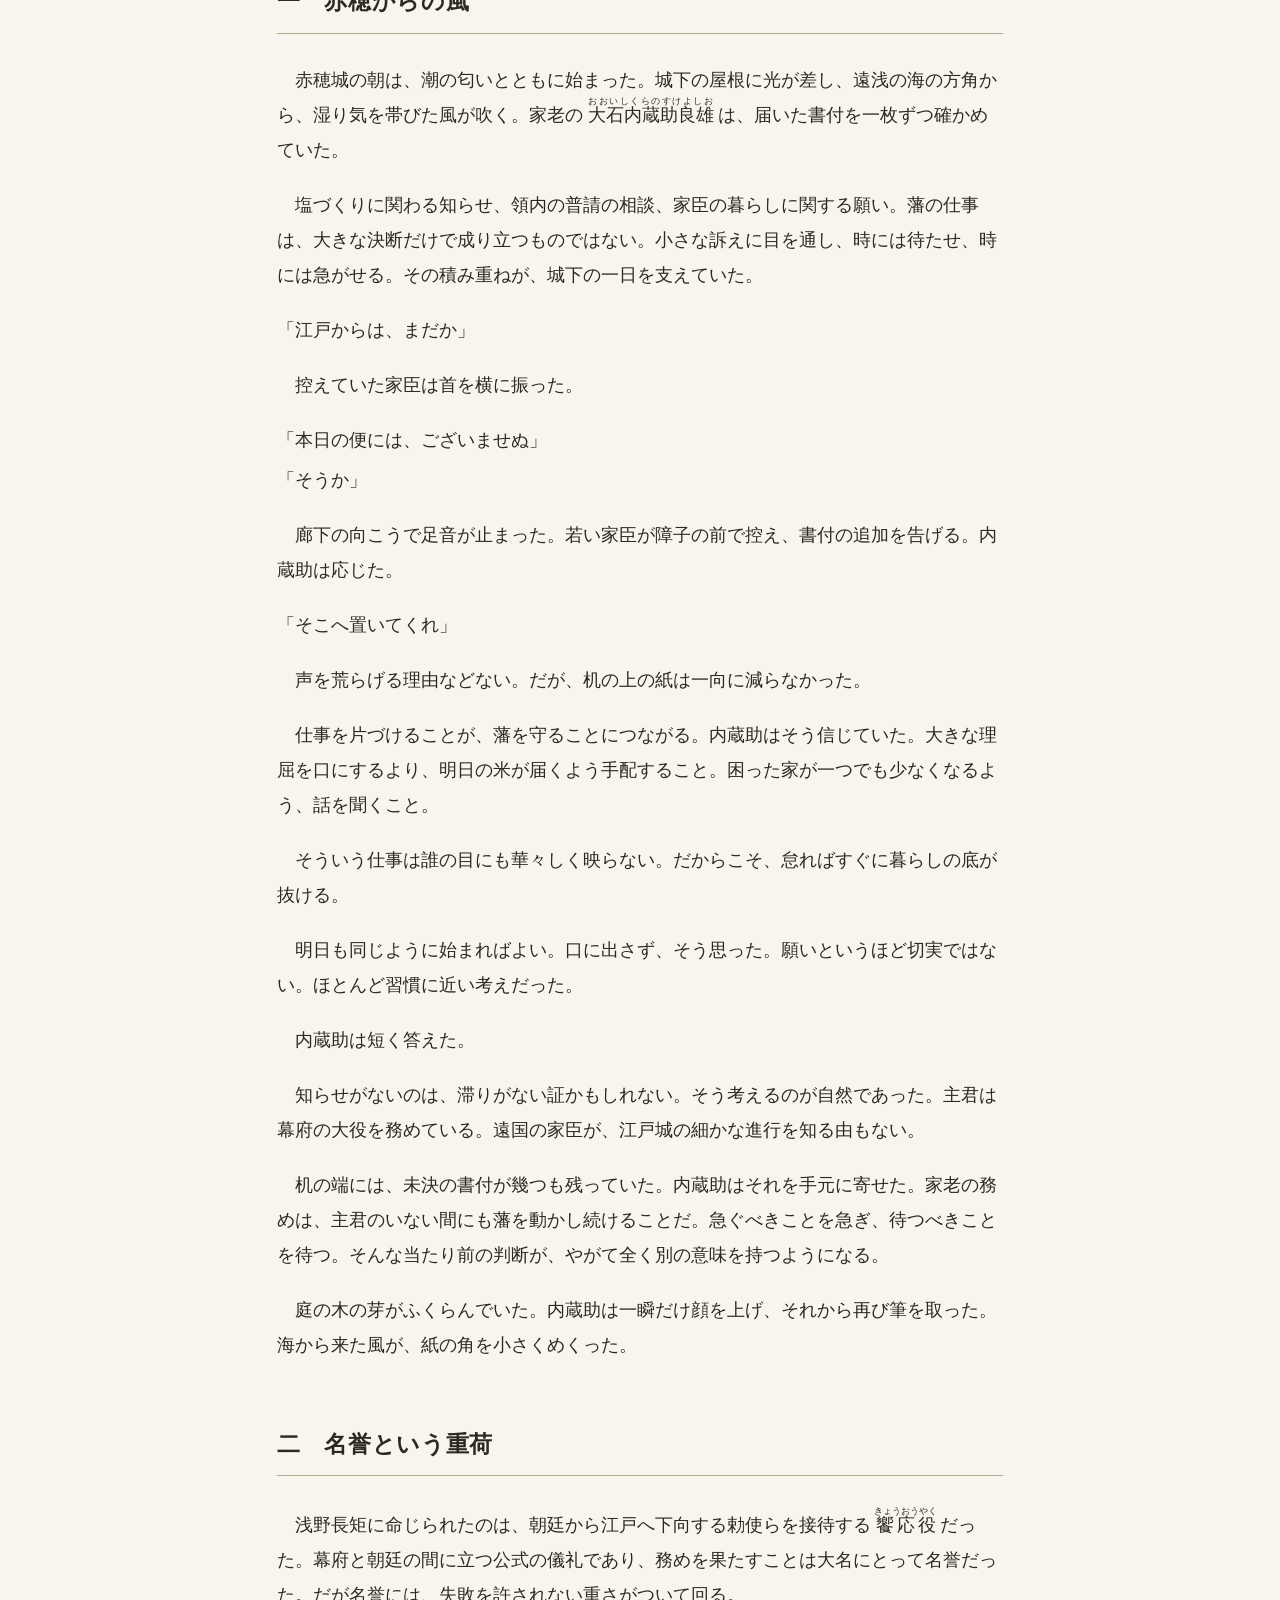
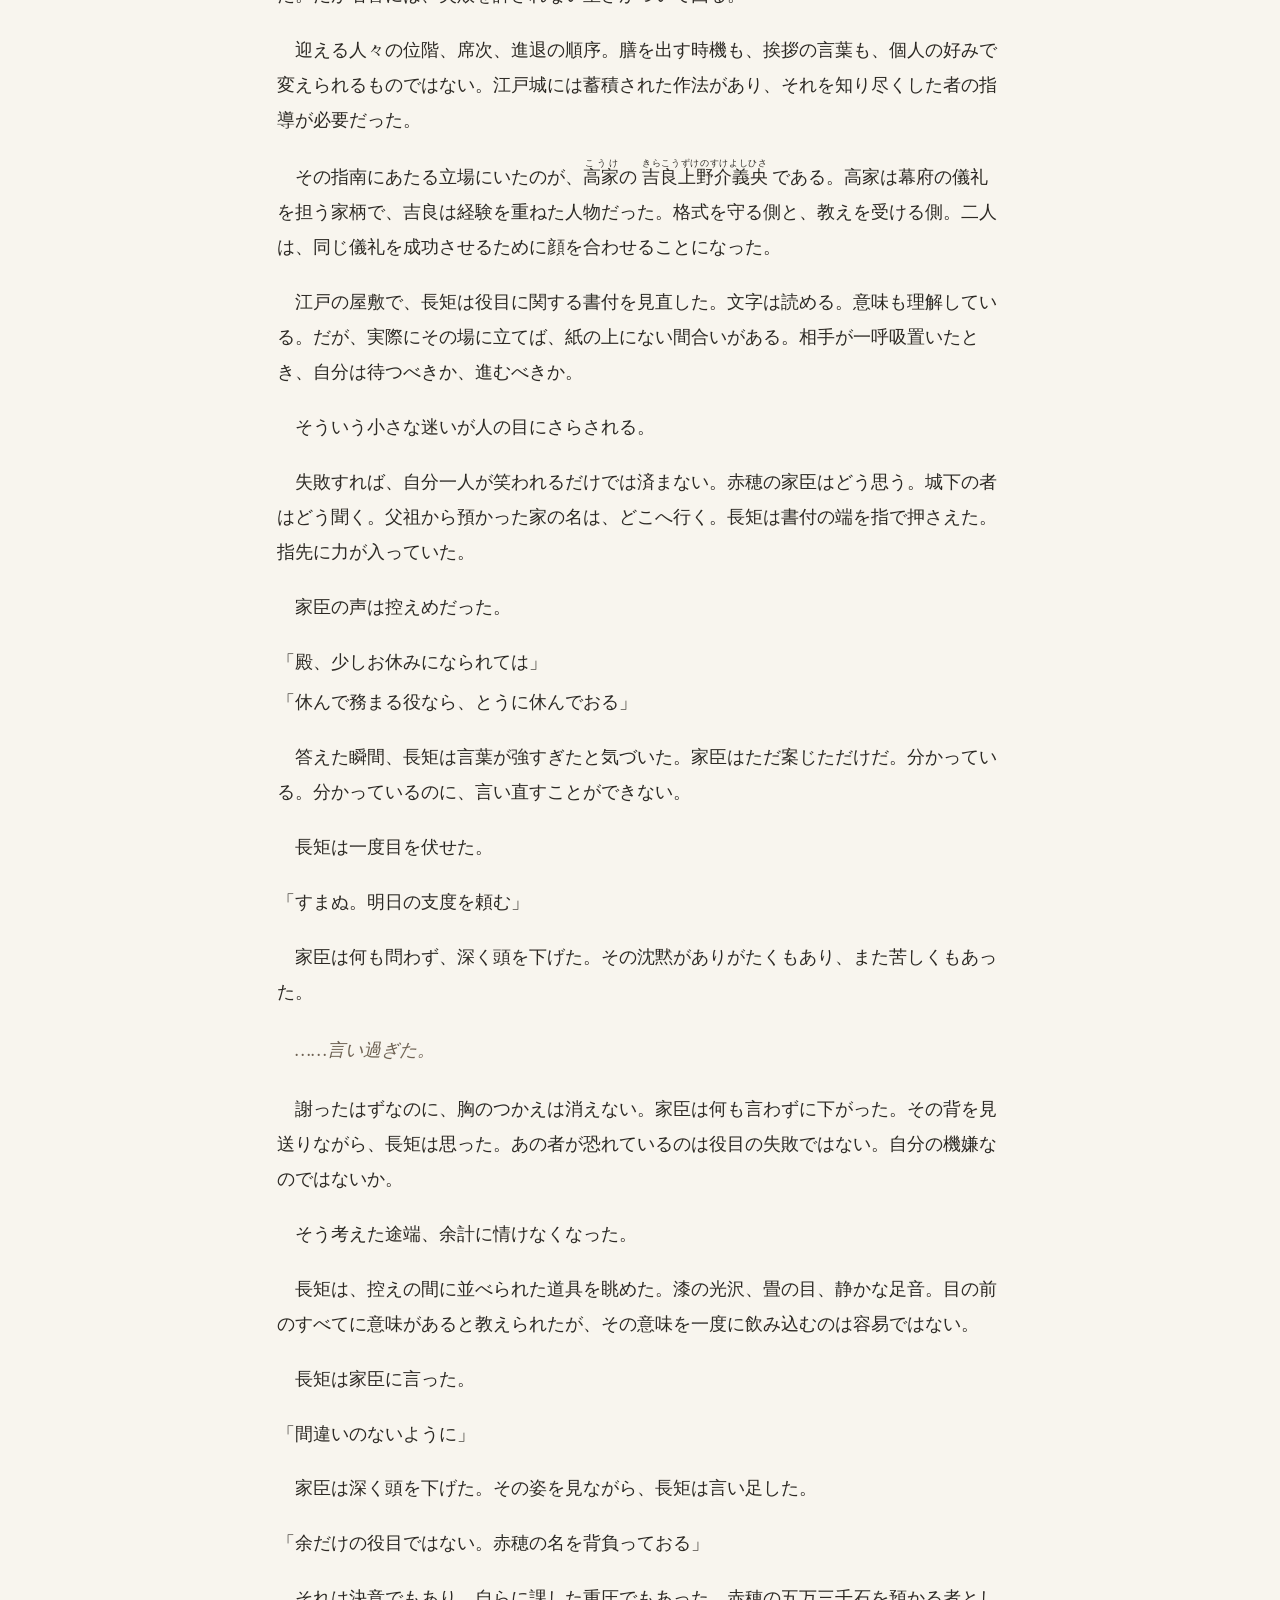
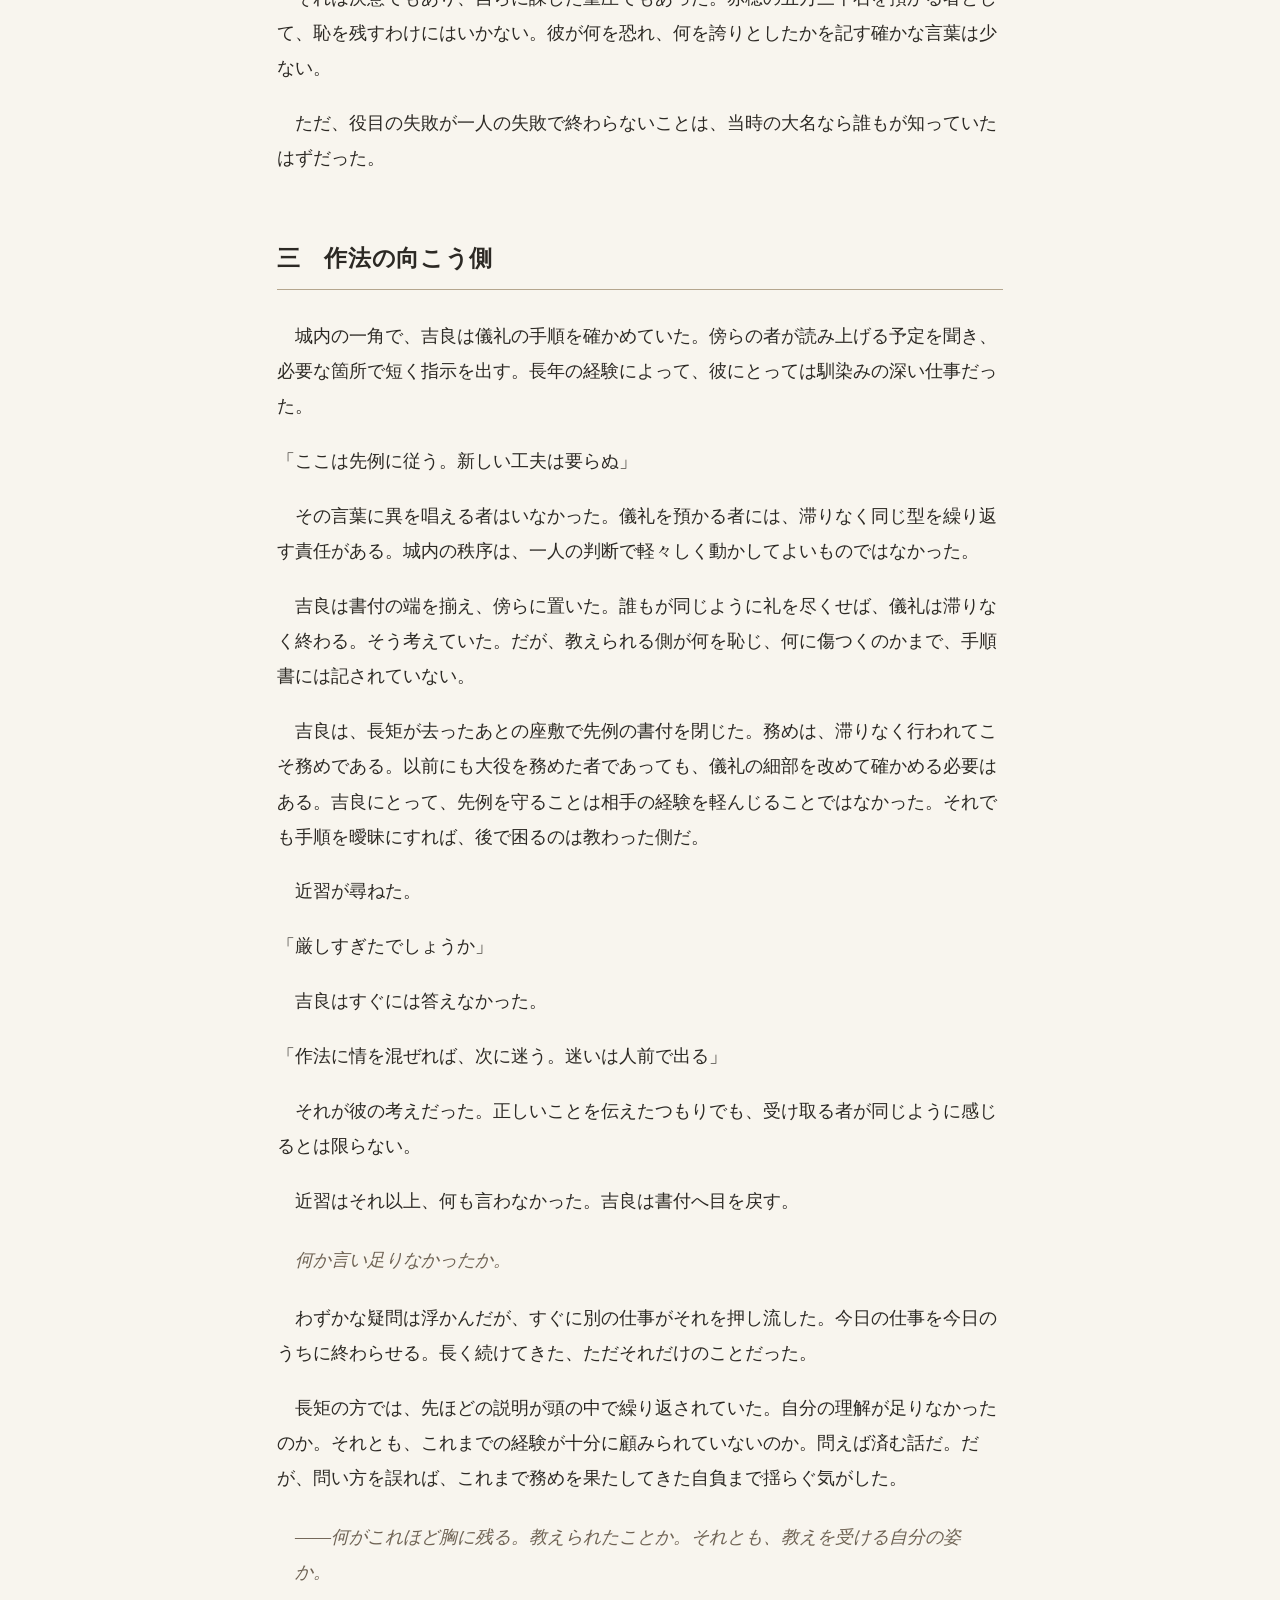
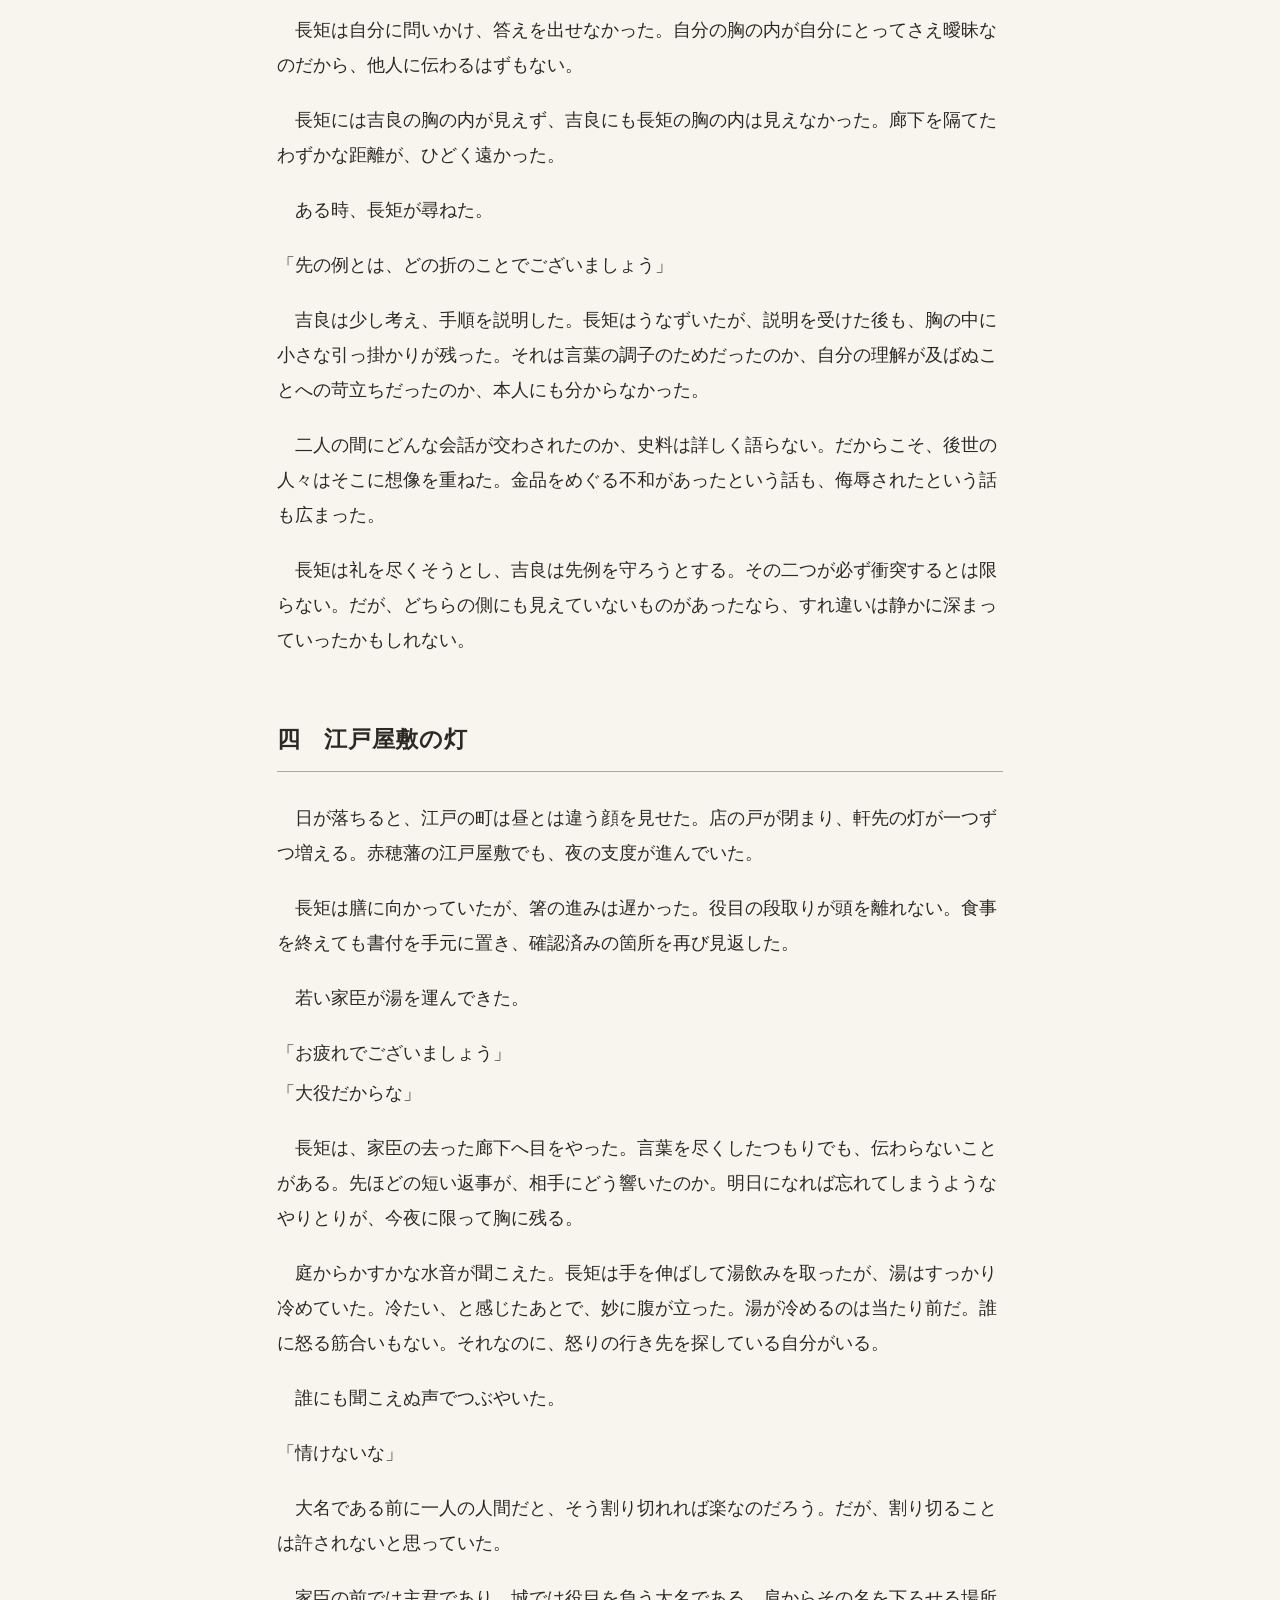
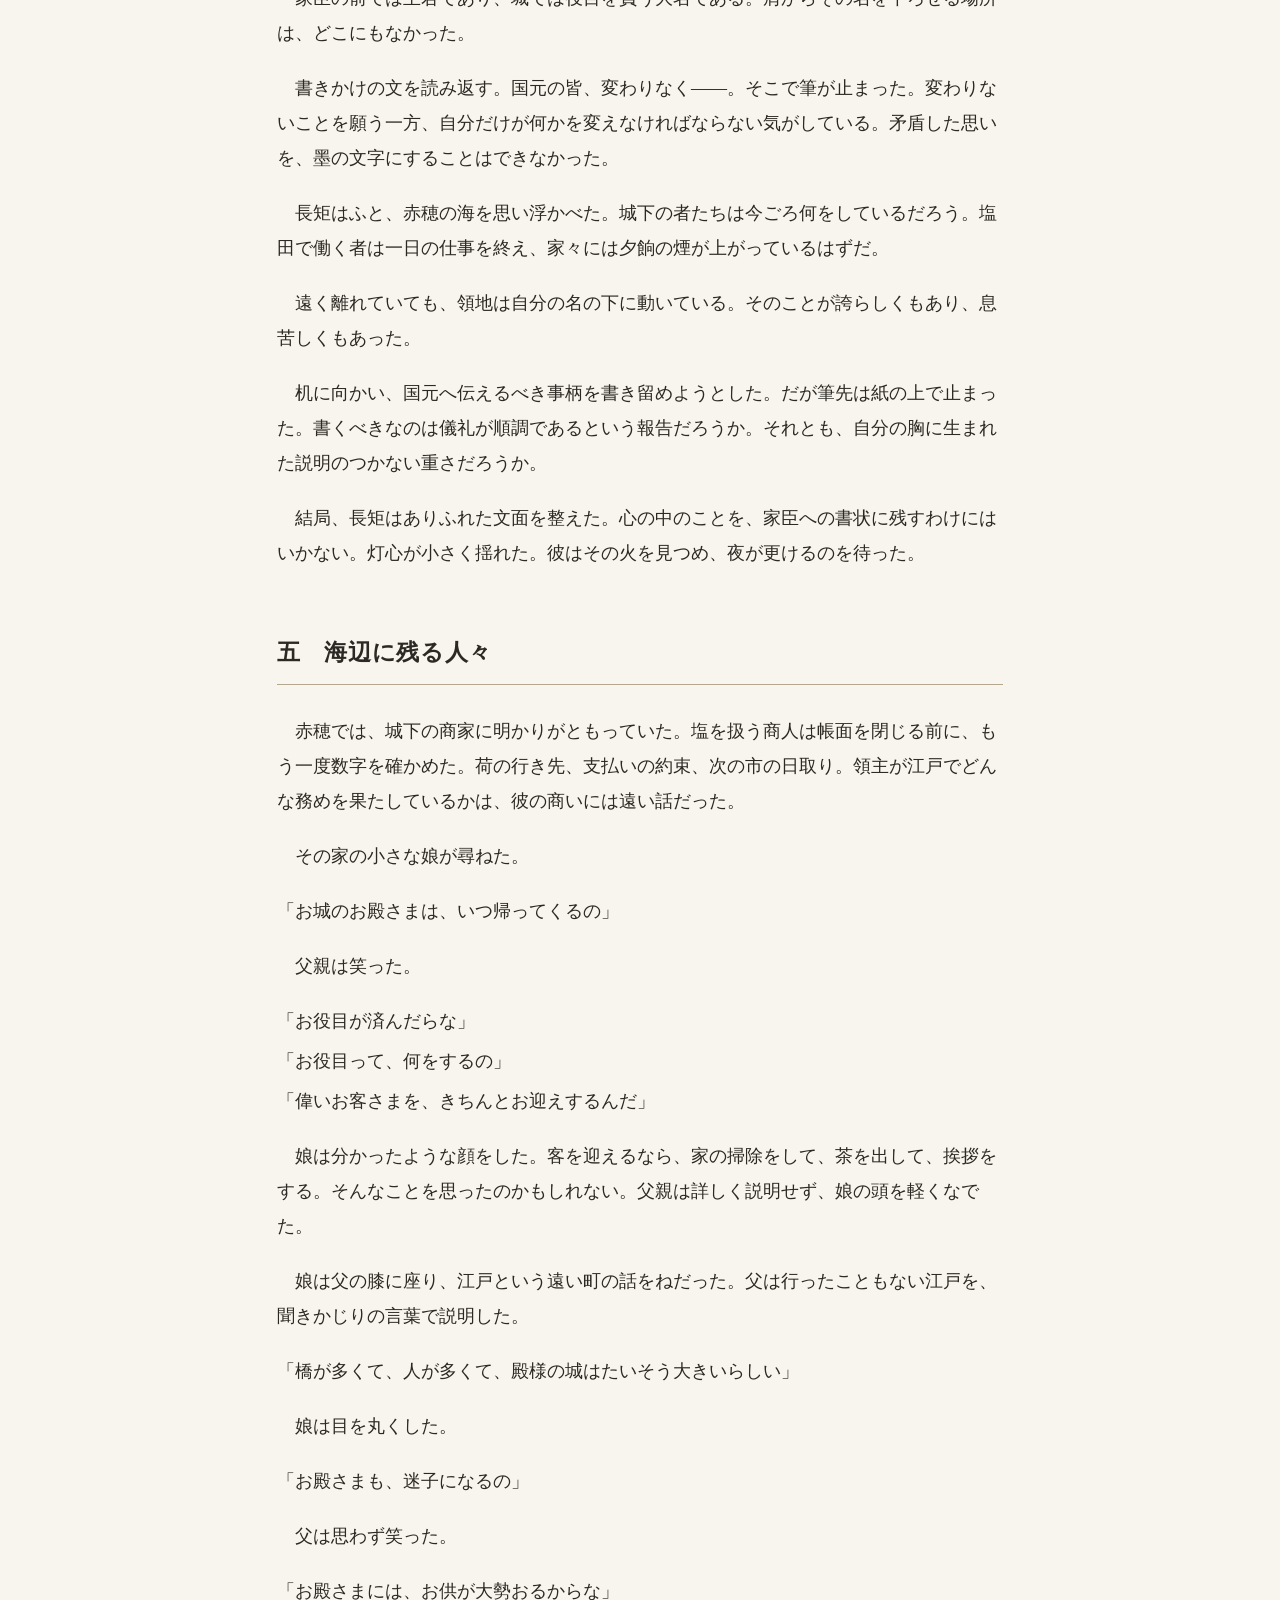
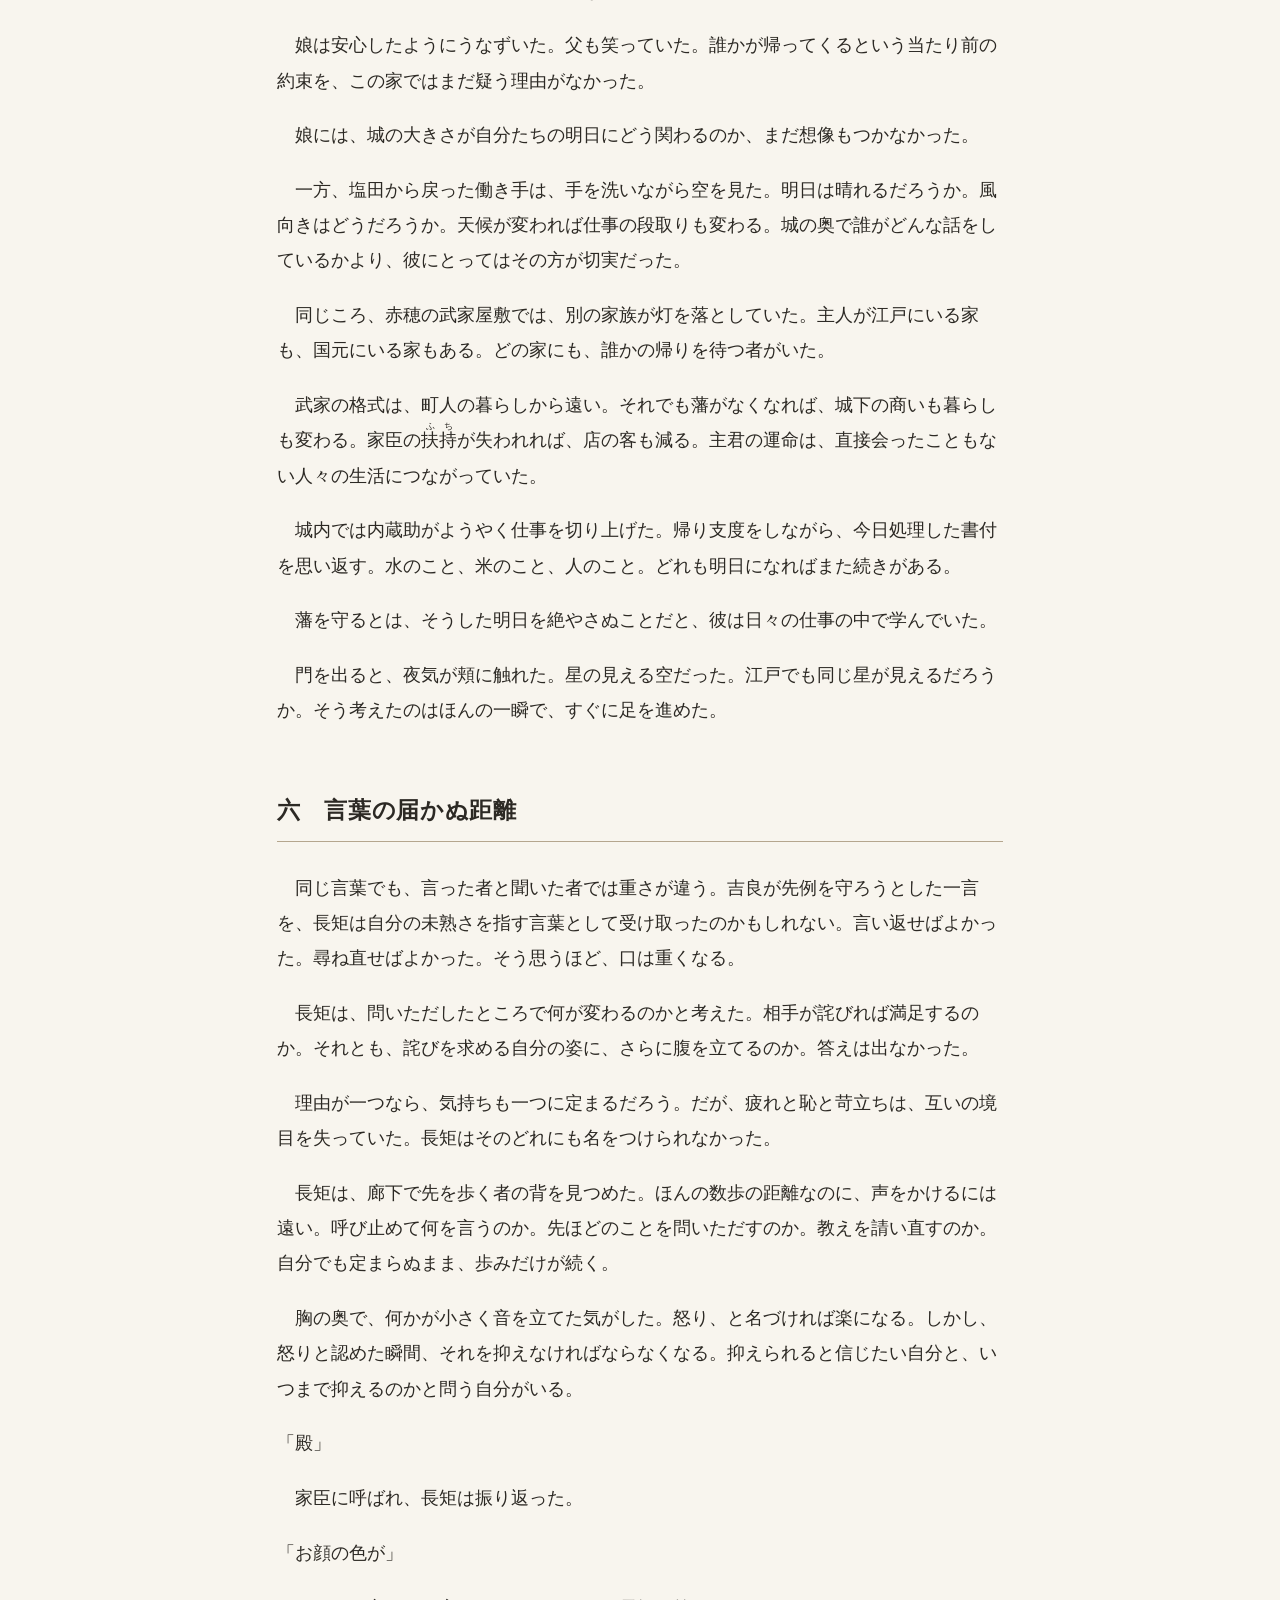
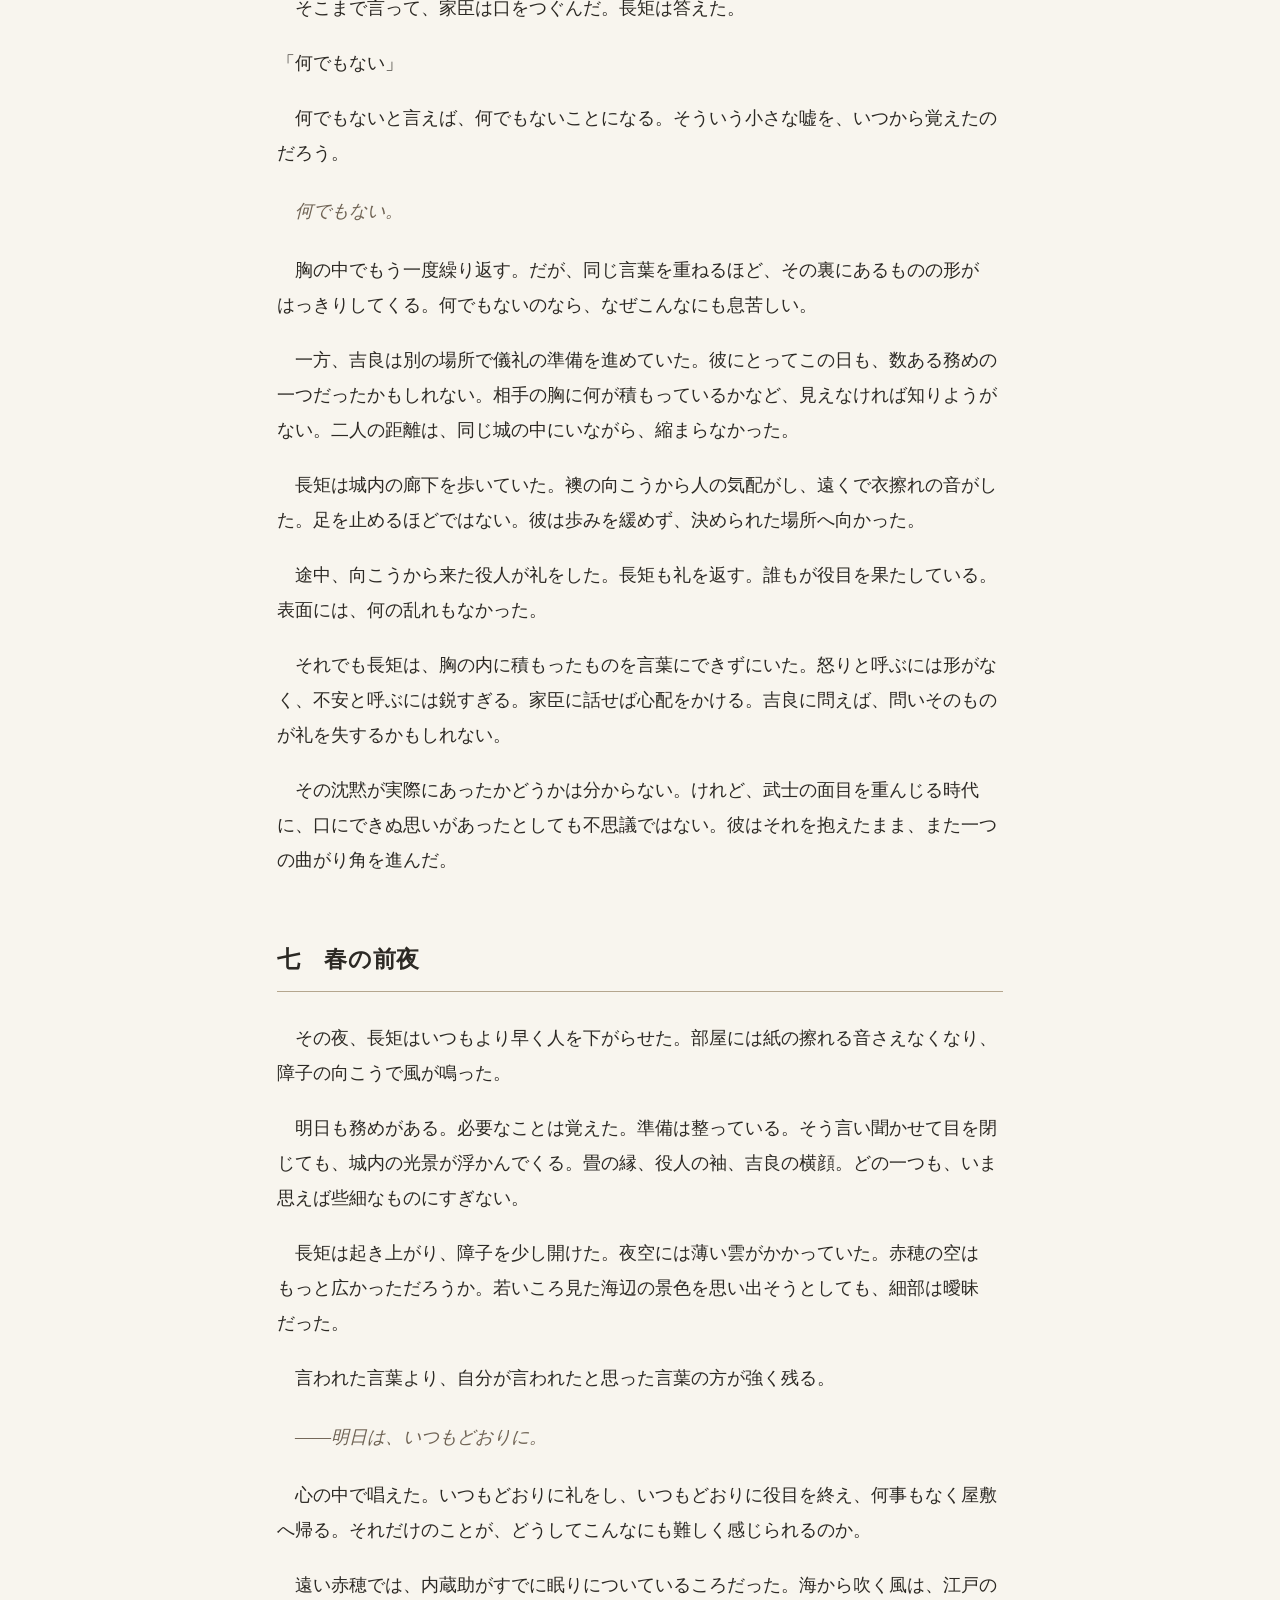
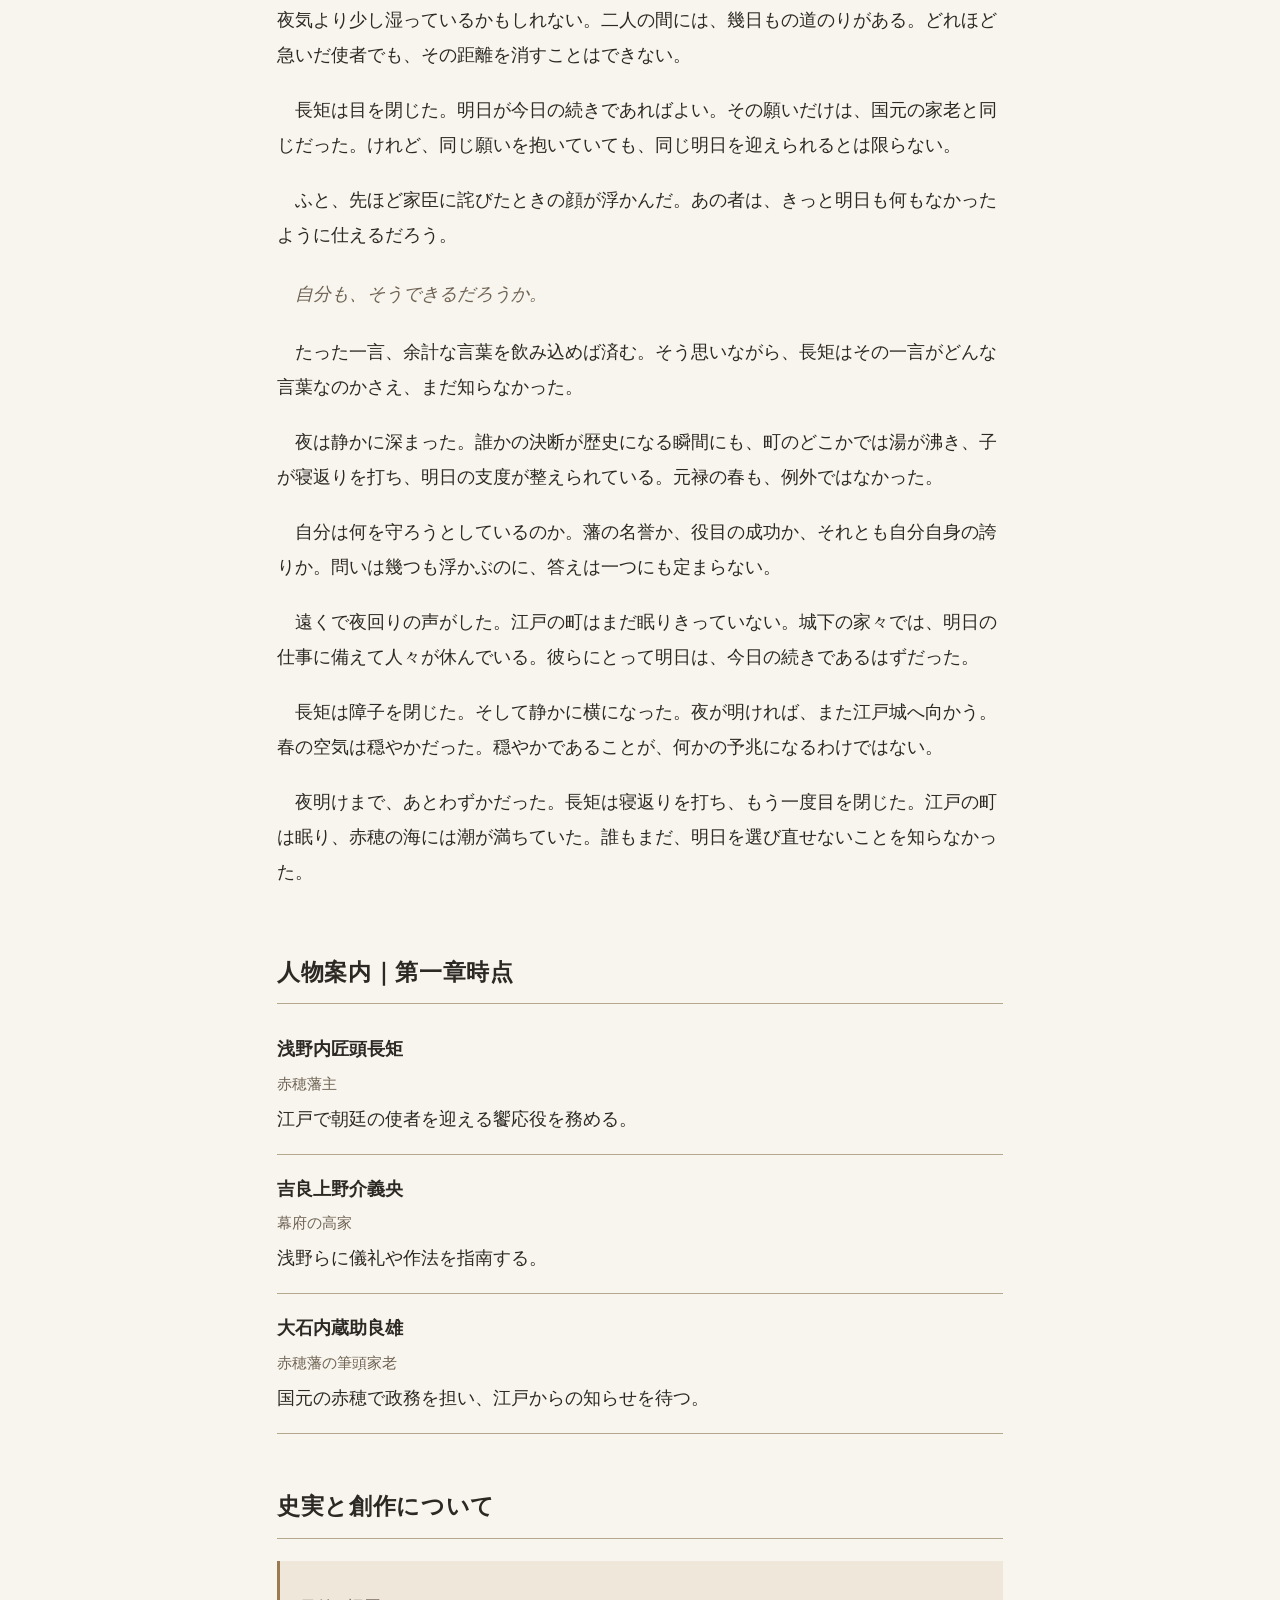
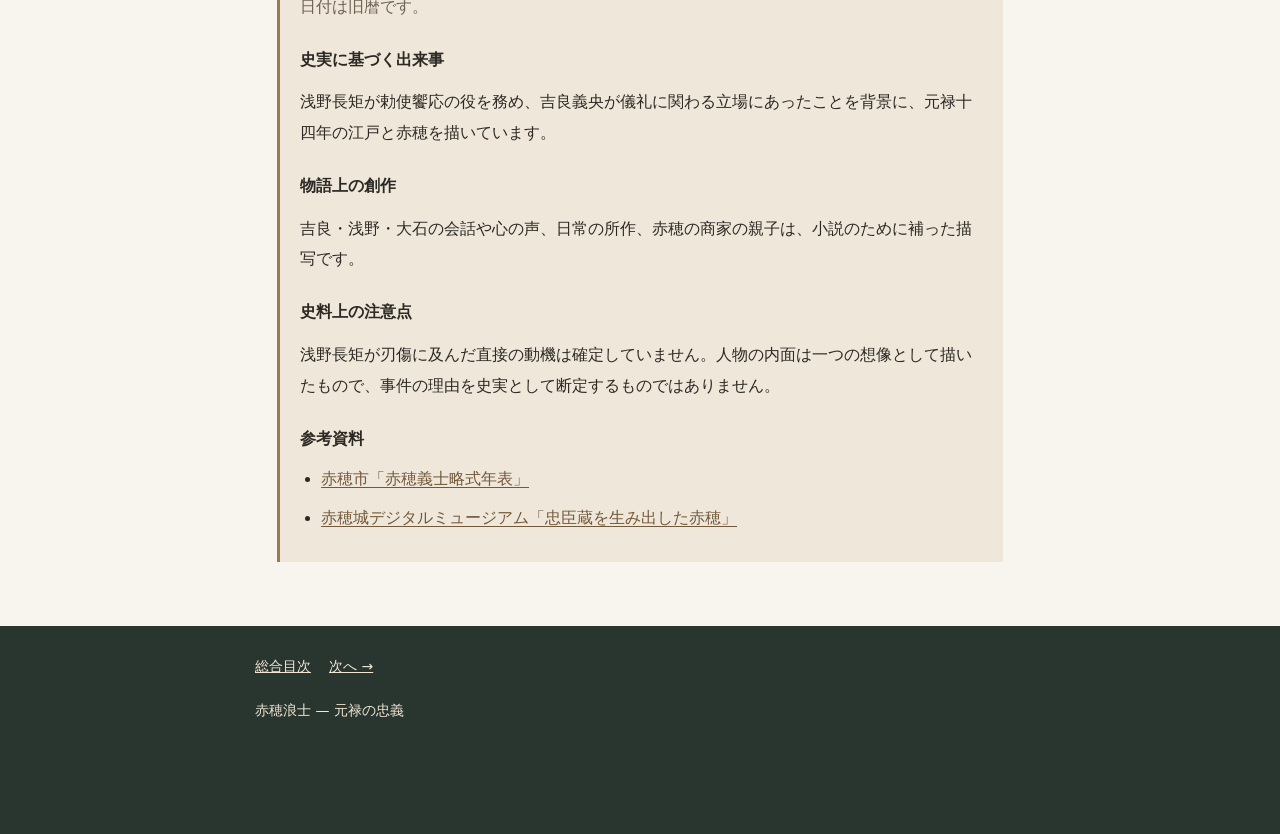
<file: ako-ronin/chapter01.html>
<!DOCTYPE html>

<html lang="ja"><head><meta charset="utf-8"/><meta content="width=device-width,initial-scale=1" name="viewport"/><title>第一章 元禄の春｜赤穂浪士</title><style>*{box-sizing:border-box}html{scroll-behavior:smooth}body{margin:0;background:#f8f5ee;color:#2c2924;font-family:"Hiragino Mincho ProN","Yu Mincho",serif;font-size:18px;line-height:2.25}header,footer{background:#293630;color:#fff;padding:12px 22px}header a,footer a{color:#f2e7d5}main{max-width:770px;margin:auto;padding:34px 23px 90px}h1{font-size:clamp(1.8rem,5vw,2.5rem);letter-spacing:.13em}h2{font-size:1.27em;margin:3em 0 1.5em;border-bottom:1px solid #c9bba6;padding-bottom:.5em}p{margin:1.1em 0;text-indent:1em}p.dialogue{text-indent:0;margin:1.5em 0}p.inner{font-style:italic;color:#625141;margin:1.6em 1em;text-indent:0}p.break{text-align:center;text-indent:0;color:#8b7962;margin:2em 0}nav{display:flex;gap:15px;flex-wrap:wrap}a{color:#73583a}.kicker{color:#826d51;letter-spacing:.14em;font-size:.85em}.note{padding:15px 18px;background:#eee7da;border-left:3px solid #9b7a51;font-size:.85em;line-height:1.8;margin:24px 0}.note p{text-indent:0;margin:.4em 0}ruby rt{font-size:.52em}body.hide-ruby rt{display:none}.reader-tools{position:fixed;z-index:40;top:12px;right:12px;background:#f2eadc;color:#2c2924;border-radius:12px;padding:10px;display:flex;gap:9px;align-items:center;box-shadow:0 5px 22px #0003;font:14px system-ui,sans-serif}.reader-tools button{border:1px solid #9b907d;border-radius:20px;background:white;padding:8px 12px;cursor:pointer;color:#29251f}button:focus-visible{outline:3px solid #8d7452}@media(max-width:700px){.reader-tools{top:auto;bottom:16px;left:12px;right:12px;justify-content:center;transform:translateY(calc(100% + 35px));opacity:0;pointer-events:none;transition:transform .22s,opacity .22s}body.menu-open .reader-tools{transform:translateY(0);opacity:1;pointer-events:auto}}
/* 組版は一元管理。行末の自動均等化やpretty折返しは使用しない */
main section p{display:block;max-width:none;width:auto;line-height:1.9;margin:.9em 0;text-align:start;text-wrap:wrap;letter-spacing:normal;word-spacing:normal;white-space:normal;word-break:normal;overflow-wrap:normal;line-break:strict;text-indent:1em}
main section p.dialogue{margin:.35em 0 .55em;text-indent:0}
main section p.dialogue+p.dialogue{margin-top:.15em}
main section p.inner{margin:1em 0 1.1em 1em;text-indent:0;font-style:italic}
main section p.break{text-align:center;text-indent:0;margin:2em 0}
main section ruby{white-space:normal}
@media(max-width:700px){main{padding-left:20px;padding-right:20px}}

main p.dialogue {text-indent:0 !important; margin-top:.28em !important; margin-bottom:.28em !important;}
main p.dialogue + p.dialogue {margin-top:.12em !important;}

/* Unified, compact reader controls */
:root{--reader-font-size:18px}
html{scroll-behavior:smooth;scroll-padding-top:75px}
main{font-size:var(--reader-font-size);overflow-wrap:break-word;min-width:0}
main p,main li,main .person,main .panel{overflow-wrap:break-word}
.reader-launch{position:fixed;right:max(12px,calc((100vw - 780px)/2));top:12px;z-index:30}
.reader-launch button,.reader-panel button{font-family:system-ui,sans-serif;border:1px solid var(--line);border-radius:10px;background:var(--soft);color:var(--ink);padding:9px 12px;cursor:pointer;touch-action:manipulation}
.reader-launch button{box-shadow:0 3px 16px #0002;font-size:13px;min-height:42px}
.reader-panel[hidden]{display:none!important}
.reader-panel{position:fixed;right:max(12px,calc((100vw - 780px)/2));top:62px;z-index:31;width:min(355px,calc(100vw - 24px));max-height:calc(100dvh - 78px);overflow:auto;background:var(--paper);color:var(--ink);border:1px solid var(--line);border-radius:15px;box-shadow:0 12px 45px #0004;padding:16px;font-family:system-ui,sans-serif;font-size:14px}
.reader-panel-head,.reader-option{display:flex;align-items:center;justify-content:space-between;gap:12px}
.reader-panel-head{padding-bottom:12px;border-bottom:1px solid var(--line)}
.reader-panel-head button{padding:5px 11px}
.reader-option{padding:14px 0;border-bottom:1px solid var(--line)}
.size-buttons{display:flex;align-items:center;gap:8px}
.size-buttons button{font-size:21px;font-weight:600;width:43px;height:43px;padding:0}
.size-buttons output{min-width:43px;text-align:center;font-variant-numeric:tabular-nums}
.reader-panel button:disabled{opacity:.4;cursor:default}
.reader-links{display:flex;justify-content:space-between;gap:10px;padding:14px 0;border-bottom:1px solid var(--line)}
.reader-links a{color:var(--accent);text-decoration:underline}
.reader-hint{font-size:12px;line-height:1.7;color:var(--muted);margin:10px 0 0;text-indent:0}
#reading-progress{position:fixed;top:0;left:0;right:0;height:3px;z-index:35;pointer-events:none}
#reading-progress-fill{height:100%;width:0;background:#aa6d4b;transition:width .1s linear}
@media(max-width:600px){header{padding-right:145px}main{padding:38px 18px 75px}.people{grid-template-columns:1fr}}

/* Chapter theme and text flow */
:root{--paper:#f8f5ee;--ink:#2c2924;--muted:#6e6253;--line:#d8ccbb;--accent:#73583a;--soft:#eee7da}
body{background:var(--paper)!important;color:var(--ink)!important}
main{font-size:var(--reader-font-size)!important;overflow-wrap:break-word;max-width:770px}
main section p{overflow-wrap:break-word;word-break:normal;white-space:normal;text-align:left;text-wrap:wrap}
html[data-theme="night"]{--paper:#1e2324;--ink:#e9e0d3;--muted:#b7aaa0;--line:#555c5c;--accent:#d8bb8d;--soft:#343838;color-scheme:dark}
html[data-theme="night"] .note{background:#343838;color:var(--ink)}
html[data-theme="night"] main .inner{color:#c4af91}
html[data-theme="night"] h2{border-color:#62605b}
html[data-theme="night"] main a{color:var(--accent)}
html[data-theme="night"] header a,html[data-theme="night"] footer a{color:#f2e7d5}
@media(max-width:600px){header{padding-right:150px!important}}
</style><style id="unified-navigation-style">.ako-unified-nav{position:sticky;top:0;z-index:9999;background:#292722;color:#fff;padding:9px 14px;display:flex;align-items:center;gap:12px;flex-wrap:wrap;font-family:system-ui,sans-serif;font-size:13px;box-shadow:0 2px 7px #0003}.ako-unified-nav a{color:#fff;text-decoration:none;border-bottom:1px solid #ffffff70}.ako-unified-nav select{min-width:150px;max-width:230px;background:#faf7f0;color:#222;border:1px solid #aaa;border-radius:6px;padding:6px;font-size:13px}.ako-unified-nav .ako-label{font-weight:700}.ako-unified-nav .ako-next{margin-left:auto}.ako-unified-nav a[aria-disabled="true"]{opacity:.35;pointer-events:none}@media(max-width:540px){.ako-unified-nav{gap:7px;padding:8px}.ako-unified-nav .ako-label{width:100%;font-size:12px}.ako-unified-nav select{flex:1;min-width:110px}.ako-unified-nav .ako-next{margin-left:0}}</style><style>
/* Step 3: keep section shortcuts without duplicating chapter navigation. */
.ako-unified-nav .ako-section-links{display:inline-flex;flex-wrap:wrap;gap:.5rem;align-items:center}
.ako-unified-nav .ako-section-links a{font-size:.83em;opacity:.85}
</style><link rel="stylesheet" href="reader.css?v=7"/></head><body><header class="book-header book-header-compact"><a class="book-title" href="index.html">赤穂浪士 — 元禄の忠義</a><nav class="book-nav" aria-label="章の移動"><a href="index.html">総合目次</a><a href="chapter02.html">次へ →</a></nav></header><div aria-hidden="true" id="reading-progress"><div id="reading-progress-fill"></div></div><div class="reader-launch"><button aria-controls="reader-panel" aria-expanded="false" aria-label="読書メニューを開く" id="reader-open" type="button">☰ <span>読書メニュー</span></button></div><dialog class="reader-panel" aria-labelledby="reader-heading" id="reader-panel">
<div class="reader-panel-head"><strong id="reader-heading">読書メニュー</strong><button aria-label="閉じる" id="reader-close" type="button">✕</button></div>
<div class="reader-option reader-chapter"><label for="reader-chapter-select">章を選ぶ</label><select id="reader-chapter-select" aria-label="章を選ぶ" onchange="location.href=this.value"><option value="index.html">総合目次</option><option value="chapter01.html" selected>第一章｜元禄の春</option><option value="chapter02.html">第二章｜松の廊下</option><option value="chapter03.html">第三章｜赤穂城明け渡し</option><option value="interlude01.html">幕間一｜城を失った人々</option><option value="chapter04.html">第四章｜山科の静寂</option><option value="chapter05.html">第五章｜散りゆく同志</option><option value="chapter06.html">第六章｜円山の決断</option><option value="interlude02.html">幕間二｜城を離れて、道を選ぶ</option><option value="chapter07.html">第七章｜誓いの行方</option><option value="chapter08.html">第八章｜江戸の夜を測る</option><option value="chapter09.html">第九章｜雪の門</option><option value="chapter10.html">第十章｜残された春</option></select></div><div class="reader-option"><span>画面表示</span><button id="night-toggle" type="button">夜表示</button></div>
<div class="reader-option"><span>文字サイズ</span><div class="size-buttons"><button aria-label="文字を小さくする" id="font-minus" type="button">−</button><output aria-live="polite" id="font-current">18px</output><button aria-label="文字を大きくする" id="font-plus" type="button">＋</button></div></div>
<div class="reader-option"><span>ルビ（ふりがな）</span><button id="ruby-toggle" type="button" aria-pressed="true">ルビ：オン</button></div><div class="reader-option"><span>このページの読書進捗</span><output id="reading-percent" aria-live="off">0%</output></div><div class="reader-links"><a href="#people">人物案内</a><a href="index.html">総合目次</a><a href="chapter02.html">第二章 →</a></div>
<div class="reader-option"><span>前回の位置</span><button id="resume-reading" type="button">続きから</button></div>
<p class="reader-hint">表示設定は全ページで共通です。読書位置はページごとにこの端末へ保存します。</p>
</dialog><main><div class="chapter-label">第一章</div><h1>元禄の春</h1><section><h2>序　春を売る町</h2><p>春は、誰の許しも得ずにやって来る。</p><p>城の中にも、町人の長屋にも、等しく光を落とす。</p><p>だが、人の明日まで等しく照らしてくれるわけではない。</p><p>元禄十四年、春。江戸は、朝から音に満ちていた。日本橋を渡る荷車の軋み、魚河岸から届く売り声、屋根の上で瓦を直す槌の音。町は昨日と同じように目を覚まし、昨日より少しだけ暖かな風を迎えていた。</p><p>町の角では、幼い丁稚が店先の水をまいていた。水は土に吸われ、わずかな湿り気だけを残す。今日という日を、昨日と同じ形に整える。誰もが、そういう小さな仕事を持っている。</p><p>城の内と外を隔てるのは、堀や門ばかりではない。城内で交わされる一言が町の暮らしを変えることもあれば、町人の一生を左右する決定が、当人の知らぬ間に下されることもある。だが、その朝の江戸に、迫る変事を言い当てる者はいなかった。</p><p>人々はそれぞれの仕事に追われている。商人は帳面を開き、職人は道具を研ぎ、奉公人は井戸端で水を汲む。芝居小屋の前では新しい役者絵が人を集めた。江戸の暮らしは、誰にとっても豊かというわけではない。それでも、長く続いた平和が生んだ華やぎは、町の隅々にまで染み込んでいた。</p><p>将軍徳川綱吉の治世は二十年を超えていた。武士が刀を帯びて歩く一方、町の富は商いによって膨らみ、歌舞伎や浮世草子が人々を楽しませている。戦場で功名を立てる時代は遠くなった。 武士の働きは、武勇よりも政務や儀礼のなかで測られることが多くなっていた。</p><p>城門の向こうには、町の喧噪とは別の秩序があった。そこでは誰が先に歩くか、どの場所で頭を下げるか、言葉をどの順で述べるかが、身分と役目を映し出す。 些細に見える所作も、時に一つの家の面目を左右する。平和な世だからこそ、礼を失うことの重さは、かえって際立っていた。</p><p>この春、 <ruby>播磨国<rt>はりまのくに</rt></ruby> <ruby>赤穂<rt>あこう</rt></ruby>の藩主、 <ruby>浅野内匠頭長矩<rt>あさのたくみのかみながのり</rt></ruby> は、江戸城で朝廷の使者を迎える役目を負っていた。まだ三十代半ばの大名である。遠く赤穂の城下には、主君の帰りを待つ家臣たちがいた。海沿いの塩田では、人々が変わらず働いている。江戸で始まろうとしている出来事が、その生活を根底から揺さぶるなど、誰も思いもしなかった。</p></section><section><h2>一　赤穂からの風</h2><p>赤穂城の朝は、潮の匂いとともに始まった。城下の屋根に光が差し、遠浅の海の方角から、湿り気を帯びた風が吹く。家老の <ruby>大石内蔵助良雄<rt>おおいしくらのすけよしお</rt></ruby> は、届いた書付を一枚ずつ確かめていた。</p><p>塩づくりに関わる知らせ、領内の普請の相談、家臣の暮らしに関する願い。藩の仕事は、大きな決断だけで成り立つものではない。小さな訴えに目を通し、時には待たせ、時には急がせる。その積み重ねが、城下の一日を支えていた。</p><p class="dialogue">「江戸からは、まだか」</p><p>控えていた家臣は首を横に振った。</p><p class="dialogue">「本日の便には、ございませぬ」</p><p class="dialogue">「そうか」</p><p>廊下の向こうで足音が止まった。若い家臣が障子の前で控え、書付の追加を告げる。内蔵助は応じた。</p><p class="dialogue">「そこへ置いてくれ」</p><p>声を荒らげる理由などない。だが、机の上の紙は一向に減らなかった。</p><p>仕事を片づけることが、藩を守ることにつながる。内蔵助はそう信じていた。大きな理屈を口にするより、明日の米が届くよう手配すること。困った家が一つでも少なくなるよう、話を聞くこと。</p><p>そういう仕事は誰の目にも華々しく映らない。だからこそ、怠ればすぐに暮らしの底が抜ける。</p><p>明日も同じように始まればよい。口に出さず、そう思った。願いというほど切実ではない。ほとんど習慣に近い考えだった。</p><p>内蔵助は短く答えた。</p><p>知らせがないのは、滞りがない証かもしれない。そう考えるのが自然であった。主君は幕府の大役を務めている。遠国の家臣が、江戸城の細かな進行を知る由もない。</p><p>机の端には、未決の書付が幾つも残っていた。内蔵助はそれを手元に寄せた。家老の務めは、主君のいない間にも藩を動かし続けることだ。急ぐべきことを急ぎ、待つべきことを待つ。そんな当たり前の判断が、やがて全く別の意味を持つようになる。</p><p>庭の木の芽がふくらんでいた。内蔵助は一瞬だけ顔を上げ、それから再び筆を取った。海から来た風が、紙の角を小さくめくった。</p></section><section><h2>二　名誉という重荷</h2><p>浅野長矩に命じられたのは、朝廷から江戸へ下向する勅使らを接待する <ruby>饗応役<rt>きょうおうやく</rt></ruby> だった。幕府と朝廷の間に立つ公式の儀礼であり、務めを果たすことは大名にとって名誉だった。だが名誉には、失敗を許されない重さがついて回る。</p><p>迎える人々の位階、席次、進退の順序。膳を出す時機も、挨拶の言葉も、個人の好みで変えられるものではない。江戸城には蓄積された作法があり、それを知り尽くした者の指導が必要だった。</p><p>その指南にあたる立場にいたのが、<ruby>高家<rt>こうけ</rt></ruby>の <ruby>吉良上野介義央<rt>きらこうずけのすけよしひさ</rt></ruby> である。高家は幕府の儀礼を担う家柄で、吉良は経験を重ねた人物だった。格式を守る側と、教えを受ける側。二人は、同じ儀礼を成功させるために顔を合わせることになった。</p><p>江戸の屋敷で、長矩は役目に関する書付を見直した。文字は読める。意味も理解している。だが、実際にその場に立てば、紙の上にない間合いがある。相手が一呼吸置いたとき、自分は待つべきか、進むべきか。</p><p>そういう小さな迷いが人の目にさらされる。</p><p>失敗すれば、自分一人が笑われるだけでは済まない。赤穂の家臣はどう思う。城下の者はどう聞く。父祖から預かった家の名は、どこへ行く。長矩は書付の端を指で押さえた。指先に力が入っていた。</p><p>家臣の声は控えめだった。</p><p class="dialogue">「殿、少しお休みになられては」</p><p class="dialogue">「休んで務まる役なら、とうに休んでおる」</p><p>答えた瞬間、長矩は言葉が強すぎたと気づいた。家臣はただ案じただけだ。分かっている。分かっているのに、言い直すことができない。</p><p>長矩は一度目を伏せた。</p><p class="dialogue">「すまぬ。明日の支度を頼む」</p><p>家臣は何も問わず、深く頭を下げた。その沈黙がありがたくもあり、また苦しくもあった。</p><p class="inner">……言い過ぎた。</p><p class="p">謝ったはずなのに、胸のつかえは消えない。家臣は何も言わずに下がった。その背を見送りながら、長矩は思った。あの者が恐れているのは役目の失敗ではない。自分の機嫌なのではないか。</p><p class="p">そう考えた途端、余計に情けなくなった。</p><p>長矩は、控えの間に並べられた道具を眺めた。漆の光沢、畳の目、静かな足音。目の前のすべてに意味があると教えられたが、その意味を一度に飲み込むのは容易ではない。</p><p>長矩は家臣に言った。</p><p class="dialogue">「間違いのないように」</p><p>家臣は深く頭を下げた。その姿を見ながら、長矩は言い足した。</p><p class="dialogue">「余だけの役目ではない。赤穂の名を背負っておる」</p><p>それは決意でもあり、自らに課した重圧でもあった。赤穂の五万三千石を預かる者として、恥を残すわけにはいかない。彼が何を恐れ、何を誇りとしたかを記す確かな言葉は少ない。</p><p>ただ、役目の失敗が一人の失敗で終わらないことは、当時の大名なら誰もが知っていたはずだった。</p></section><section><h2>三　作法の向こう側</h2><p>城内の一角で、吉良は儀礼の手順を確かめていた。傍らの者が読み上げる予定を聞き、必要な箇所で短く指示を出す。長年の経験によって、彼にとっては馴染みの深い仕事だった。</p><p class="dialogue">「ここは先例に従う。新しい工夫は要らぬ」</p><p>その言葉に異を唱える者はいなかった。儀礼を預かる者には、滞りなく同じ型を繰り返す責任がある。城内の秩序は、一人の判断で軽々しく動かしてよいものではなかった。</p><p>吉良は書付の端を揃え、傍らに置いた。誰もが同じように礼を尽くせば、儀礼は滞りなく終わる。そう考えていた。だが、教えられる側が何を恥じ、何に傷つくのかまで、手順書には記されていない。</p><p>吉良は、長矩が去ったあとの座敷で先例の書付を閉じた。務めは、滞りなく行われてこそ務めである。以前にも大役を務めた者であっても、儀礼の細部を改めて確かめる必要はある。吉良にとって、先例を守ることは相手の経験を軽んじることではなかった。それでも手順を曖昧にすれば、後で困るのは教わった側だ。</p><p>近習が尋ねた。</p><p class="dialogue">「厳しすぎたでしょうか」</p><p>吉良はすぐには答えなかった。</p><p class="dialogue">「作法に情を混ぜれば、次に迷う。迷いは人前で出る」</p><p>それが彼の考えだった。正しいことを伝えたつもりでも、受け取る者が同じように感じるとは限らない。</p><p class="p">近習はそれ以上、何も言わなかった。吉良は書付へ目を戻す。</p><p class="inner">何か言い足りなかったか。</p><p class="p">わずかな疑問は浮かんだが、すぐに別の仕事がそれを押し流した。今日の仕事を今日のうちに終わらせる。長く続けてきた、ただそれだけのことだった。</p><p>長矩の方では、先ほどの説明が頭の中で繰り返されていた。自分の理解が足りなかったのか。それとも、これまでの経験が十分に顧みられていないのか。問えば済む話だ。だが、問い方を誤れば、これまで務めを果たしてきた自負まで揺らぐ気がした。</p><p class="inner">――何がこれほど胸に残る。教えられたことか。それとも、教えを受ける自分の姿か。</p><p>長矩は自分に問いかけ、答えを出せなかった。自分の胸の内が自分にとってさえ曖昧なのだから、他人に伝わるはずもない。</p><p>長矩には吉良の胸の内が見えず、吉良にも長矩の胸の内は見えなかった。廊下を隔てたわずかな距離が、ひどく遠かった。</p><p>ある時、長矩が尋ねた。</p><p class="dialogue">「先の例とは、どの折のことでございましょう」</p><p>吉良は少し考え、手順を説明した。長矩はうなずいたが、説明を受けた後も、胸の中に小さな引っ掛かりが残った。それは言葉の調子のためだったのか、自分の理解が及ばぬことへの苛立ちだったのか、本人にも分からなかった。</p><p>二人の間にどんな会話が交わされたのか、史料は詳しく語らない。だからこそ、後世の人々はそこに想像を重ねた。金品をめぐる不和があったという話も、侮辱されたという話も広まった。</p><p>長矩は礼を尽くそうとし、吉良は先例を守ろうとする。その二つが必ず衝突するとは限らない。だが、どちらの側にも見えていないものがあったなら、すれ違いは静かに深まっていったかもしれない。</p></section><section><h2>四　江戸屋敷の灯</h2><p>日が落ちると、江戸の町は昼とは違う顔を見せた。店の戸が閉まり、軒先の灯が一つずつ増える。赤穂藩の江戸屋敷でも、夜の支度が進んでいた。</p><p>長矩は膳に向かっていたが、箸の進みは遅かった。役目の段取りが頭を離れない。食事を終えても書付を手元に置き、確認済みの箇所を再び見返した。</p><p>若い家臣が湯を運んできた。</p><p class="dialogue">「お疲れでございましょう」</p><p class="dialogue">「大役だからな」</p><p>長矩は、家臣の去った廊下へ目をやった。言葉を尽くしたつもりでも、伝わらないことがある。先ほどの短い返事が、相手にどう響いたのか。明日になれば忘れてしまうようなやりとりが、今夜に限って胸に残る。</p><p>庭からかすかな水音が聞こえた。長矩は手を伸ばして湯飲みを取ったが、湯はすっかり冷めていた。冷たい、と感じたあとで、妙に腹が立った。湯が冷めるのは当たり前だ。誰に怒る筋合いもない。それなのに、怒りの行き先を探している自分がいる。</p><p>誰にも聞こえぬ声でつぶやいた。</p><p class="dialogue">「情けないな」</p><p>大名である前に一人の人間だと、そう割り切れれば楽なのだろう。だが、割り切ることは許されないと思っていた。</p><p>家臣の前では主君であり、城では役目を負う大名である。肩からその名を下ろせる場所は、どこにもなかった。</p><p>書きかけの文を読み返す。国元の皆、変わりなく――。そこで筆が止まった。変わりないことを願う一方、自分だけが何かを変えなければならない気がしている。矛盾した思いを、墨の文字にすることはできなかった。</p><p>長矩はふと、赤穂の海を思い浮かべた。城下の者たちは今ごろ何をしているだろう。塩田で働く者は一日の仕事を終え、家々には夕餉の煙が上がっているはずだ。</p><p>遠く離れていても、領地は自分の名の下に動いている。そのことが誇らしくもあり、息苦しくもあった。</p><p>机に向かい、国元へ伝えるべき事柄を書き留めようとした。だが筆先は紙の上で止まった。書くべきなのは儀礼が順調であるという報告だろうか。それとも、自分の胸に生まれた説明のつかない重さだろうか。</p><p>結局、長矩はありふれた文面を整えた。心の中のことを、家臣への書状に残すわけにはいかない。灯心が小さく揺れた。彼はその火を見つめ、夜が更けるのを待った。</p></section><section><h2>五　海辺に残る人々</h2><p>赤穂では、城下の商家に明かりがともっていた。塩を扱う商人は帳面を閉じる前に、もう一度数字を確かめた。荷の行き先、支払いの約束、次の市の日取り。領主が江戸でどんな務めを果たしているかは、彼の商いには遠い話だった。</p><p>その家の小さな娘が尋ねた。</p><p class="dialogue">「お城のお殿さまは、いつ帰ってくるの」</p><p>父親は笑った。</p><p class="dialogue">「お役目が済んだらな」</p><p class="dialogue">「お役目って、何をするの」</p><p class="dialogue">「偉いお客さまを、きちんとお迎えするんだ」</p><p>娘は分かったような顔をした。客を迎えるなら、家の掃除をして、茶を出して、挨拶をする。そんなことを思ったのかもしれない。父親は詳しく説明せず、娘の頭を軽くなでた。</p><p>娘は父の膝に座り、江戸という遠い町の話をねだった。父は行ったこともない江戸を、聞きかじりの言葉で説明した。</p><p class="dialogue">「橋が多くて、人が多くて、殿様の城はたいそう大きいらしい」</p><p>娘は目を丸くした。</p><p class="dialogue">「お殿さまも、迷子になるの」</p><p class="p">父は思わず笑った。</p><p class="dialogue">「お殿さまには、お供が大勢おるからな」</p><p class="p">娘は安心したようにうなずいた。父も笑っていた。誰かが帰ってくるという当たり前の約束を、この家ではまだ疑う理由がなかった。</p><p>娘には、城の大きさが自分たちの明日にどう関わるのか、まだ想像もつかなかった。</p><p>一方、塩田から戻った働き手は、手を洗いながら空を見た。明日は晴れるだろうか。風向きはどうだろうか。天候が変われば仕事の段取りも変わる。城の奥で誰がどんな話をしているかより、彼にとってはその方が切実だった。</p><p>同じころ、赤穂の武家屋敷では、別の家族が灯を落としていた。主人が江戸にいる家も、国元にいる家もある。どの家にも、誰かの帰りを待つ者がいた。</p><p>武家の格式は、町人の暮らしから遠い。それでも藩がなくなれば、城下の商いも暮らしも変わる。家臣の<ruby>扶持<rt>ふち</rt></ruby>が失われれば、店の客も減る。主君の運命は、直接会ったこともない人々の生活につながっていた。</p><p>城内では内蔵助がようやく仕事を切り上げた。帰り支度をしながら、今日処理した書付を思い返す。水のこと、米のこと、人のこと。どれも明日になればまた続きがある。</p><p>藩を守るとは、そうした明日を絶やさぬことだと、彼は日々の仕事の中で学んでいた。</p><p>門を出ると、夜気が頬に触れた。星の見える空だった。江戸でも同じ星が見えるだろうか。そう考えたのはほんの一瞬で、すぐに足を進めた。</p></section><section><h2>六　言葉の届かぬ距離</h2><p>同じ言葉でも、言った者と聞いた者では重さが違う。吉良が先例を守ろうとした一言を、長矩は自分の未熟さを指す言葉として受け取ったのかもしれない。言い返せばよかった。尋ね直せばよかった。そう思うほど、口は重くなる。</p><p>長矩は、問いただしたところで何が変わるのかと考えた。相手が詫びれば満足するのか。それとも、詫びを求める自分の姿に、さらに腹を立てるのか。答えは出なかった。</p><p>理由が一つなら、気持ちも一つに定まるだろう。だが、疲れと恥と苛立ちは、互いの境目を失っていた。長矩はそのどれにも名をつけられなかった。</p><p>長矩は、廊下で先を歩く者の背を見つめた。ほんの数歩の距離なのに、声をかけるには遠い。呼び止めて何を言うのか。先ほどのことを問いただすのか。教えを請い直すのか。自分でも定まらぬまま、歩みだけが続く。</p><p>胸の奥で、何かが小さく音を立てた気がした。怒り、と名づければ楽になる。しかし、怒りと認めた瞬間、それを抑えなければならなくなる。抑えられると信じたい自分と、いつまで抑えるのかと問う自分がいる。</p><p class="dialogue">「殿」</p><p>家臣に呼ばれ、長矩は振り返った。</p><p class="dialogue">「お顔の色が」</p><p>そこまで言って、家臣は口をつぐんだ。長矩は答えた。</p><p class="dialogue">「何でもない」</p><p>何でもないと言えば、何でもないことになる。そういう小さな嘘を、いつから覚えたのだろう。</p><p class="inner">何でもない。</p><p class="p">胸の中でもう一度繰り返す。だが、同じ言葉を重ねるほど、その裏にあるものの形がはっきりしてくる。何でもないのなら、なぜこんなにも息苦しい。</p><p>一方、吉良は別の場所で儀礼の準備を進めていた。彼にとってこの日も、数ある務めの一つだったかもしれない。相手の胸に何が積もっているかなど、見えなければ知りようがない。二人の距離は、同じ城の中にいながら、縮まらなかった。</p><p>長矩は城内の廊下を歩いていた。襖の向こうから人の気配がし、遠くで衣擦れの音がした。足を止めるほどではない。彼は歩みを緩めず、決められた場所へ向かった。</p><p>途中、向こうから来た役人が礼をした。長矩も礼を返す。誰もが役目を果たしている。表面には、何の乱れもなかった。</p><p>それでも長矩は、胸の内に積もったものを言葉にできずにいた。怒りと呼ぶには形がなく、不安と呼ぶには鋭すぎる。家臣に話せば心配をかける。吉良に問えば、問いそのものが礼を失するかもしれない。</p><p>その沈黙が実際にあったかどうかは分からない。けれど、武士の面目を重んじる時代に、口にできぬ思いがあったとしても不思議ではない。彼はそれを抱えたまま、また一つの曲がり角を進んだ。</p></section><section><h2>七　春の前夜</h2><p>その夜、長矩はいつもより早く人を下がらせた。部屋には紙の擦れる音さえなくなり、障子の向こうで風が鳴った。</p><p>明日も務めがある。必要なことは覚えた。準備は整っている。そう言い聞かせて目を閉じても、城内の光景が浮かんでくる。畳の縁、役人の袖、吉良の横顔。どの一つも、いま思えば些細なものにすぎない。</p><p>長矩は起き上がり、障子を少し開けた。夜空には薄い雲がかかっていた。赤穂の空はもっと広かっただろうか。若いころ見た海辺の景色を思い出そうとしても、細部は曖昧だった。</p><p>言われた言葉より、自分が言われたと思った言葉の方が強く残る。</p><p class="inner">――明日は、いつもどおりに。</p><p>心の中で唱えた。いつもどおりに礼をし、いつもどおりに役目を終え、何事もなく屋敷へ帰る。それだけのことが、どうしてこんなにも難しく感じられるのか。</p><p>遠い赤穂では、内蔵助がすでに眠りについているころだった。海から吹く風は、江戸の夜気より少し湿っているかもしれない。二人の間には、幾日もの道のりがある。どれほど急いだ使者でも、その距離を消すことはできない。</p><p>長矩は目を閉じた。明日が今日の続きであればよい。その願いだけは、国元の家老と同じだった。けれど、同じ願いを抱いていても、同じ明日を迎えられるとは限らない。</p><p class="p">ふと、先ほど家臣に詫びたときの顔が浮かんだ。あの者は、きっと明日も何もなかったように仕えるだろう。</p><p class="inner">自分も、そうできるだろうか。</p><p class="p">たった一言、余計な言葉を飲み込めば済む。そう思いながら、長矩はその一言がどんな言葉なのかさえ、まだ知らなかった。</p><p>夜は静かに深まった。誰かの決断が歴史になる瞬間にも、町のどこかでは湯が沸き、子が寝返りを打ち、明日の支度が整えられている。元禄の春も、例外ではなかった。</p><p>自分は何を守ろうとしているのか。藩の名誉か、役目の成功か、それとも自分自身の誇りか。問いは幾つも浮かぶのに、答えは一つにも定まらない。</p><p>遠くで夜回りの声がした。江戸の町はまだ眠りきっていない。城下の家々では、明日の仕事に備えて人々が休んでいる。彼らにとって明日は、今日の続きであるはずだった。</p><p>長矩は障子を閉じた。そして静かに横になった。夜が明ければ、また江戸城へ向かう。春の空気は穏やかだった。穏やかであることが、何かの予兆になるわけではない。</p><p>夜明けまで、あとわずかだった。長矩は寝返りを打ち、もう一度目を閉じた。江戸の町は眠り、赤穂の海には潮が満ちていた。誰もまだ、明日を選び直せないことを知らなかった。</p></section><section class="character-guide" id="people"><h2>人物案内｜第一章時点</h2><dl class="character-list"><div><dt>浅野内匠頭長矩</dt><dd><span class="character-role">赤穂藩主</span><span class="character-summary">江戸で朝廷の使者を迎える饗応役を務める。</span></dd></div><div><dt>吉良上野介義央</dt><dd><span class="character-role">幕府の高家</span><span class="character-summary">浅野らに儀礼や作法を指南する。</span></dd></div><div><dt>大石内蔵助良雄</dt><dd><span class="character-role">赤穂藩の筆頭家老</span><span class="character-summary">国元の赤穂で政務を担い、江戸からの知らせを待つ。</span></dd></div></dl></section><section class="historical-note" id="historical-note"><h2>史実と創作について</h2><div class="historical-note-body"><p class="note-dates">日付は旧暦です。</p><h3>史実に基づく出来事</h3><p>浅野長矩が勅使饗応の役を務め、吉良義央が儀礼に関わる立場にあったことを背景に、元禄十四年の江戸と赤穂を描いています。</p><h3>物語上の創作</h3><p>吉良・浅野・大石の会話や心の声、日常の所作、赤穂の商家の親子は、小説のために補った描写です。</p><h3>史料上の注意点</h3><p>浅野長矩が刃傷に及んだ直接の動機は確定していません。人物の内面は一つの想像として描いたもので、事件の理由を史実として断定するものではありません。</p><h3>参考資料</h3><ul class="reference-list"><li><a href="https://www.city.ako.lg.jp/kensetsu/kankou/samurai/nenpyo2.html" target="_blank" rel="noopener noreferrer">赤穂市「赤穂義士略式年表」</a></li><li><a href="https://www.ako-castle.jp/learn/the-birthplace-of-chushingura/" target="_blank" rel="noopener noreferrer">赤穂城デジタルミュージアム「忠臣蔵を生み出した赤穂」</a></li></ul></div></section></main><footer class="book-footer"><nav aria-label="章の移動（末尾）"><a href="index.html">総合目次</a><a href="chapter02.html">次へ →</a></nav><p>赤穂浪士 — 元禄の忠義</p></footer><script src="reader.js?v=6"></script></body></html>
</file>
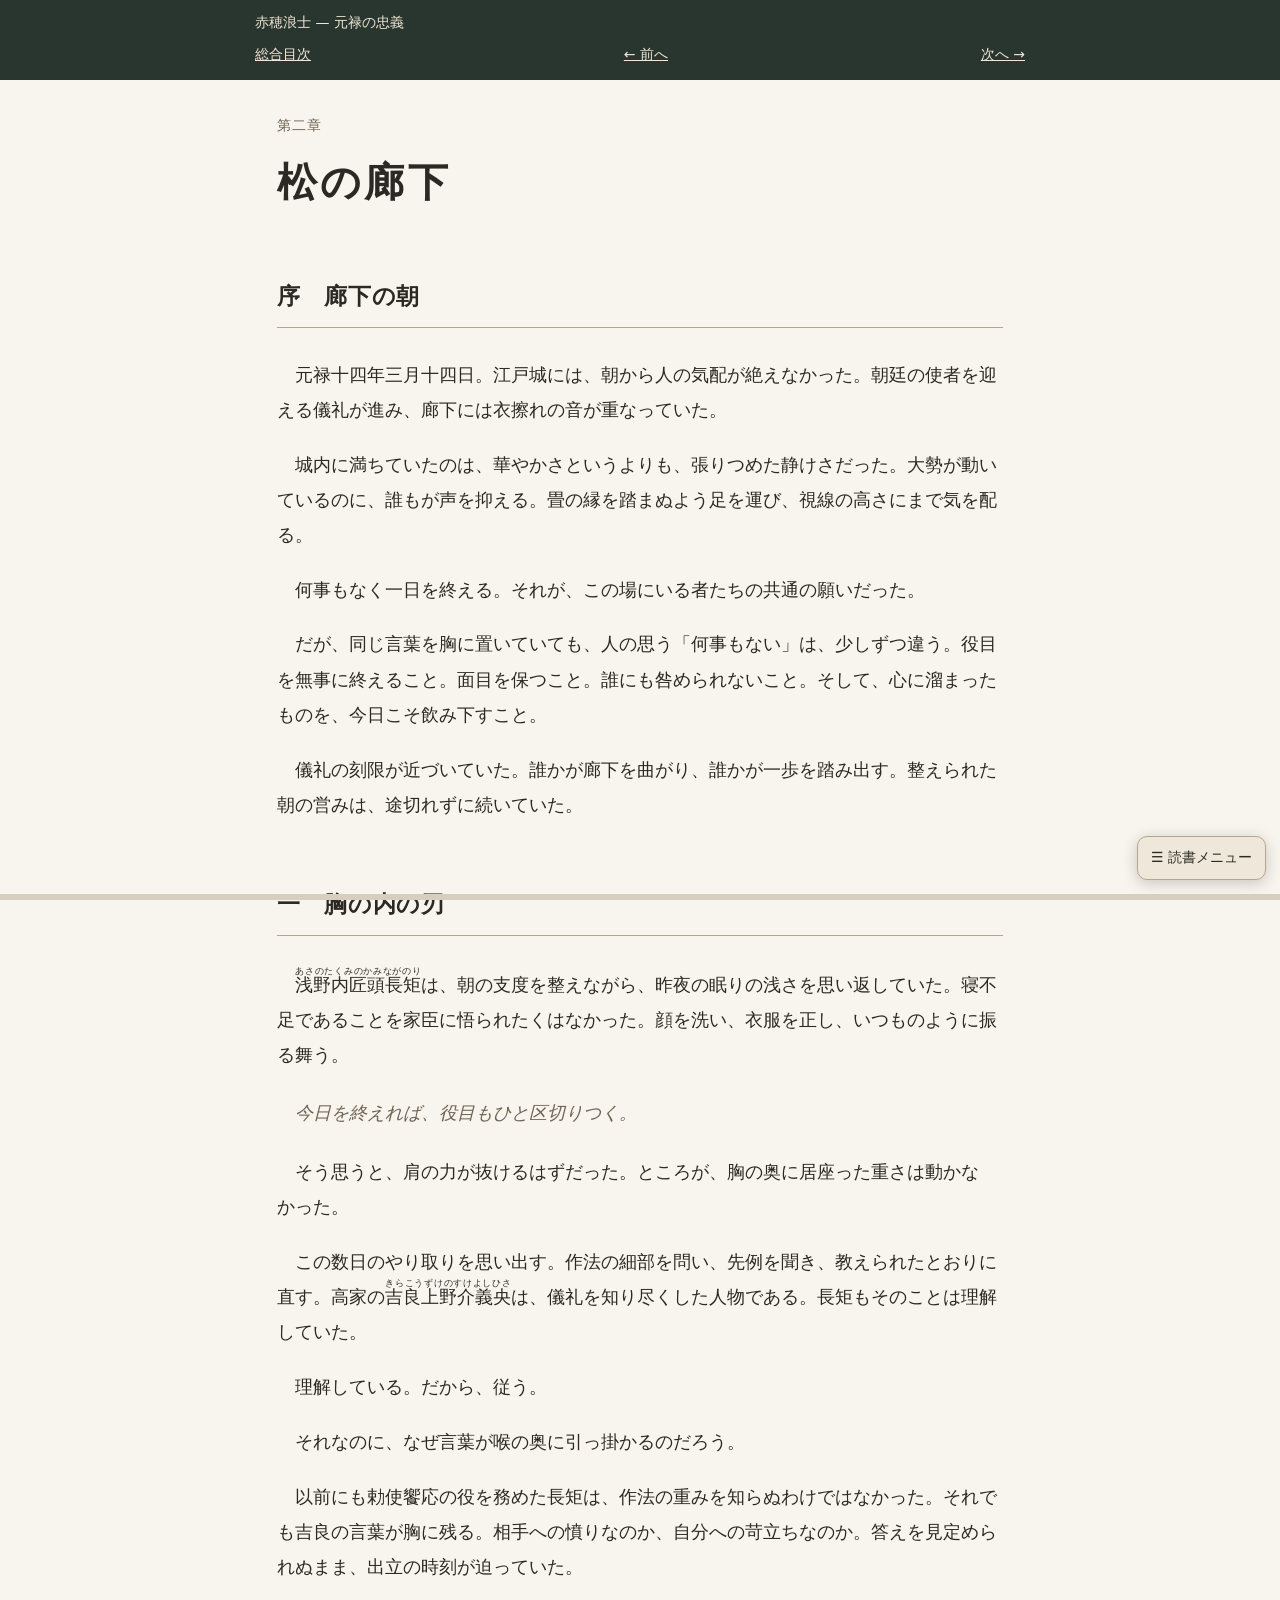
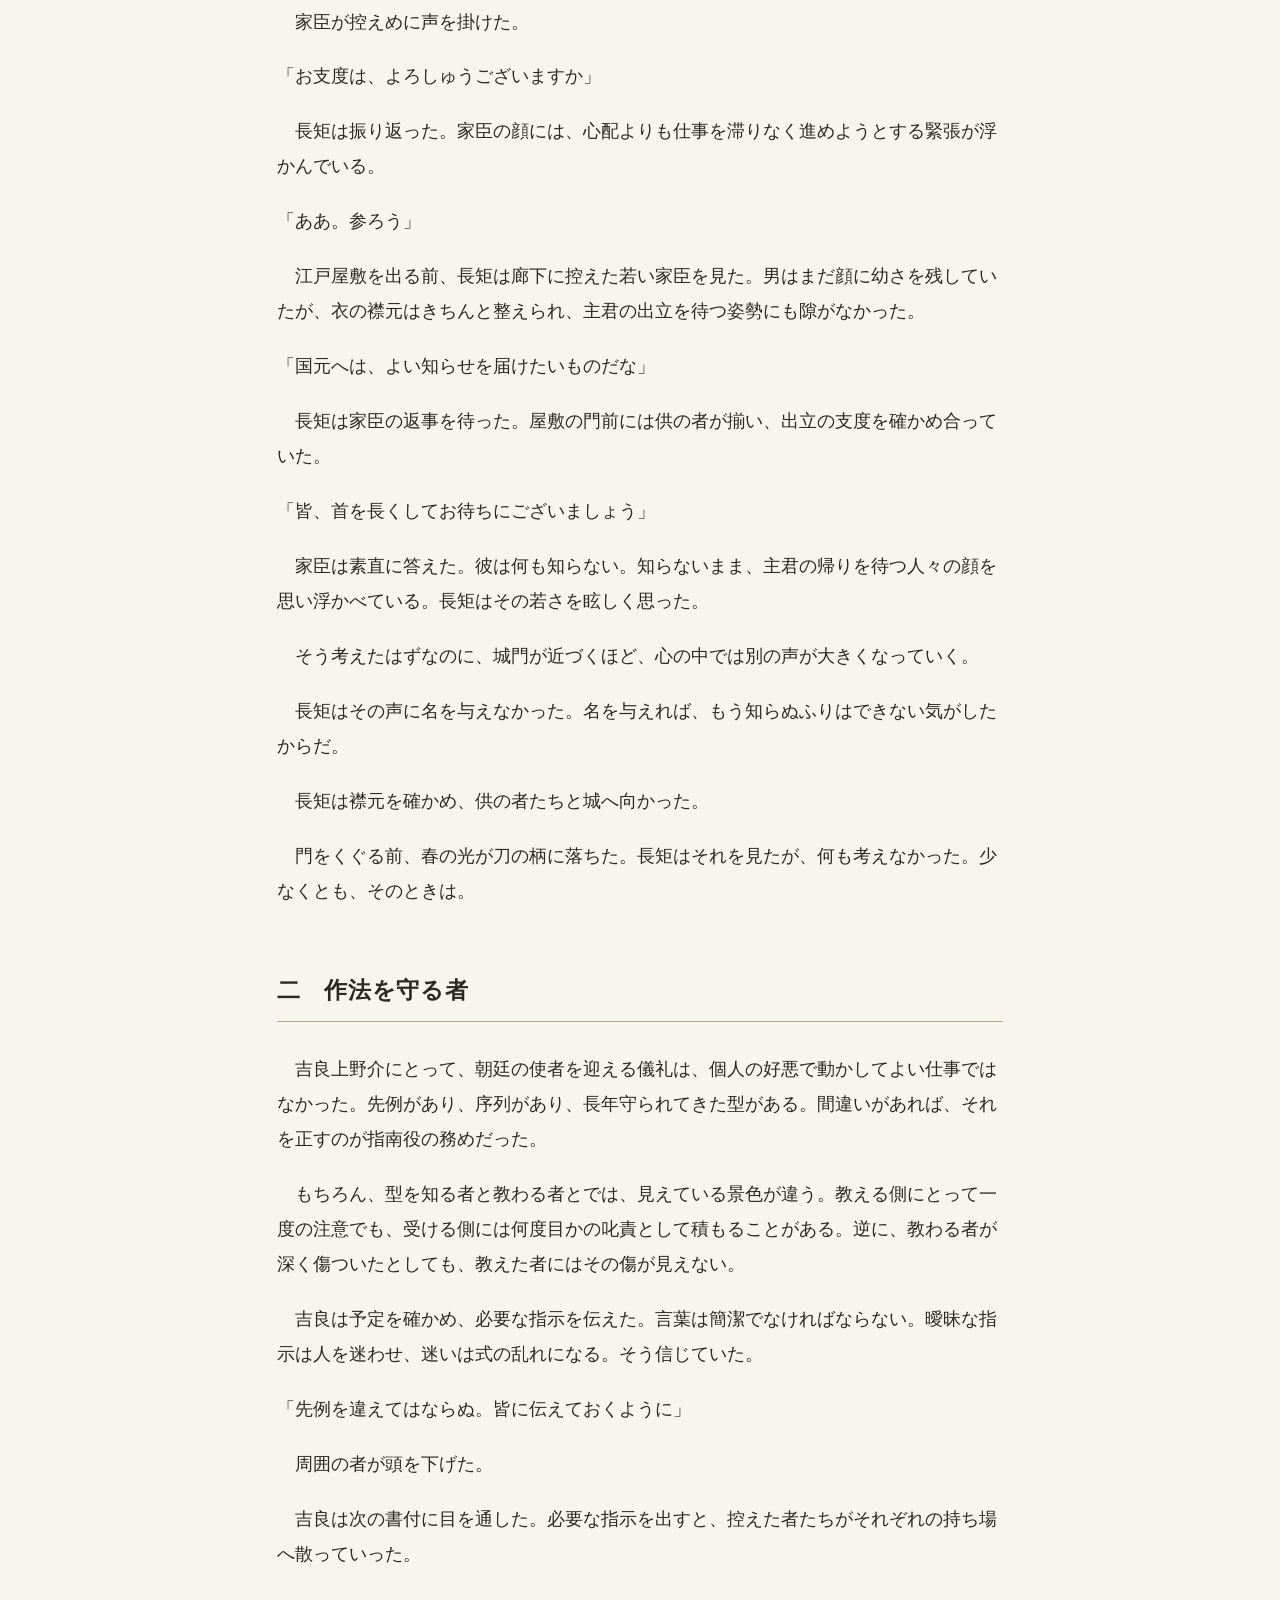
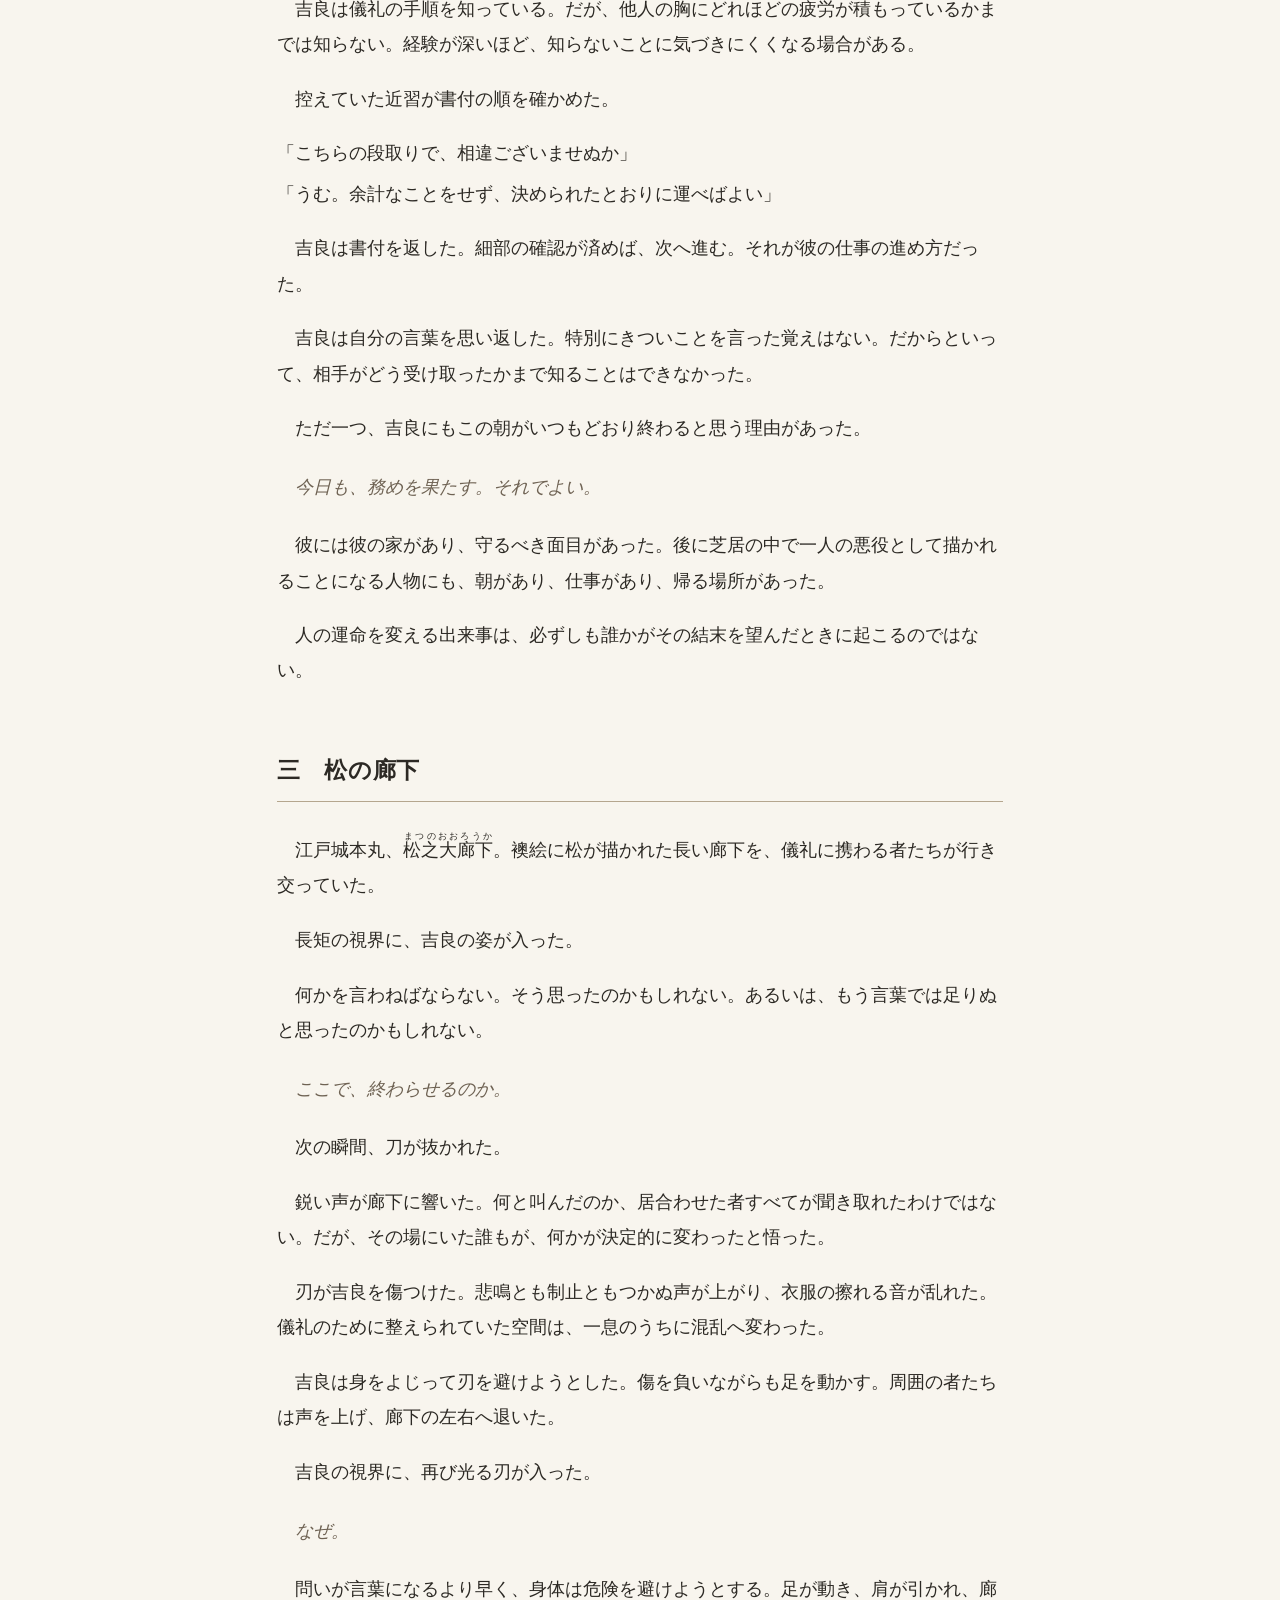
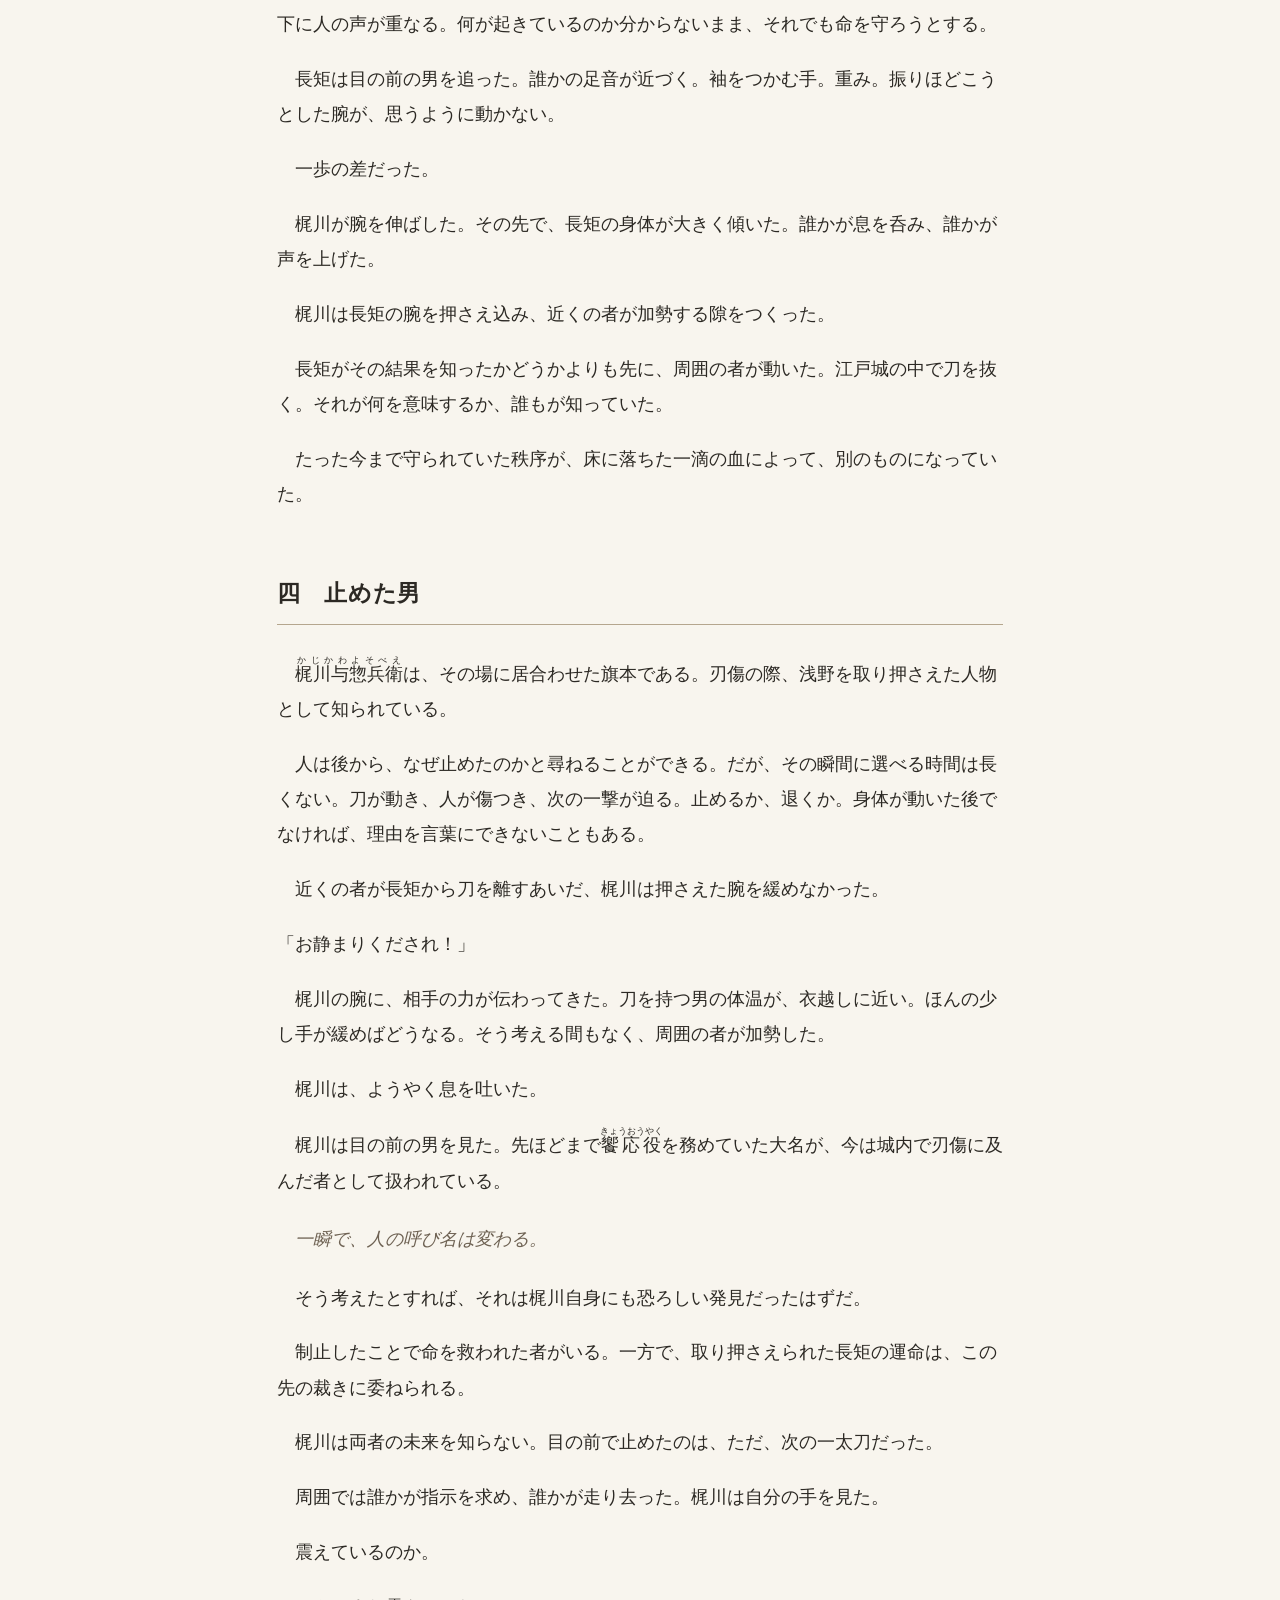
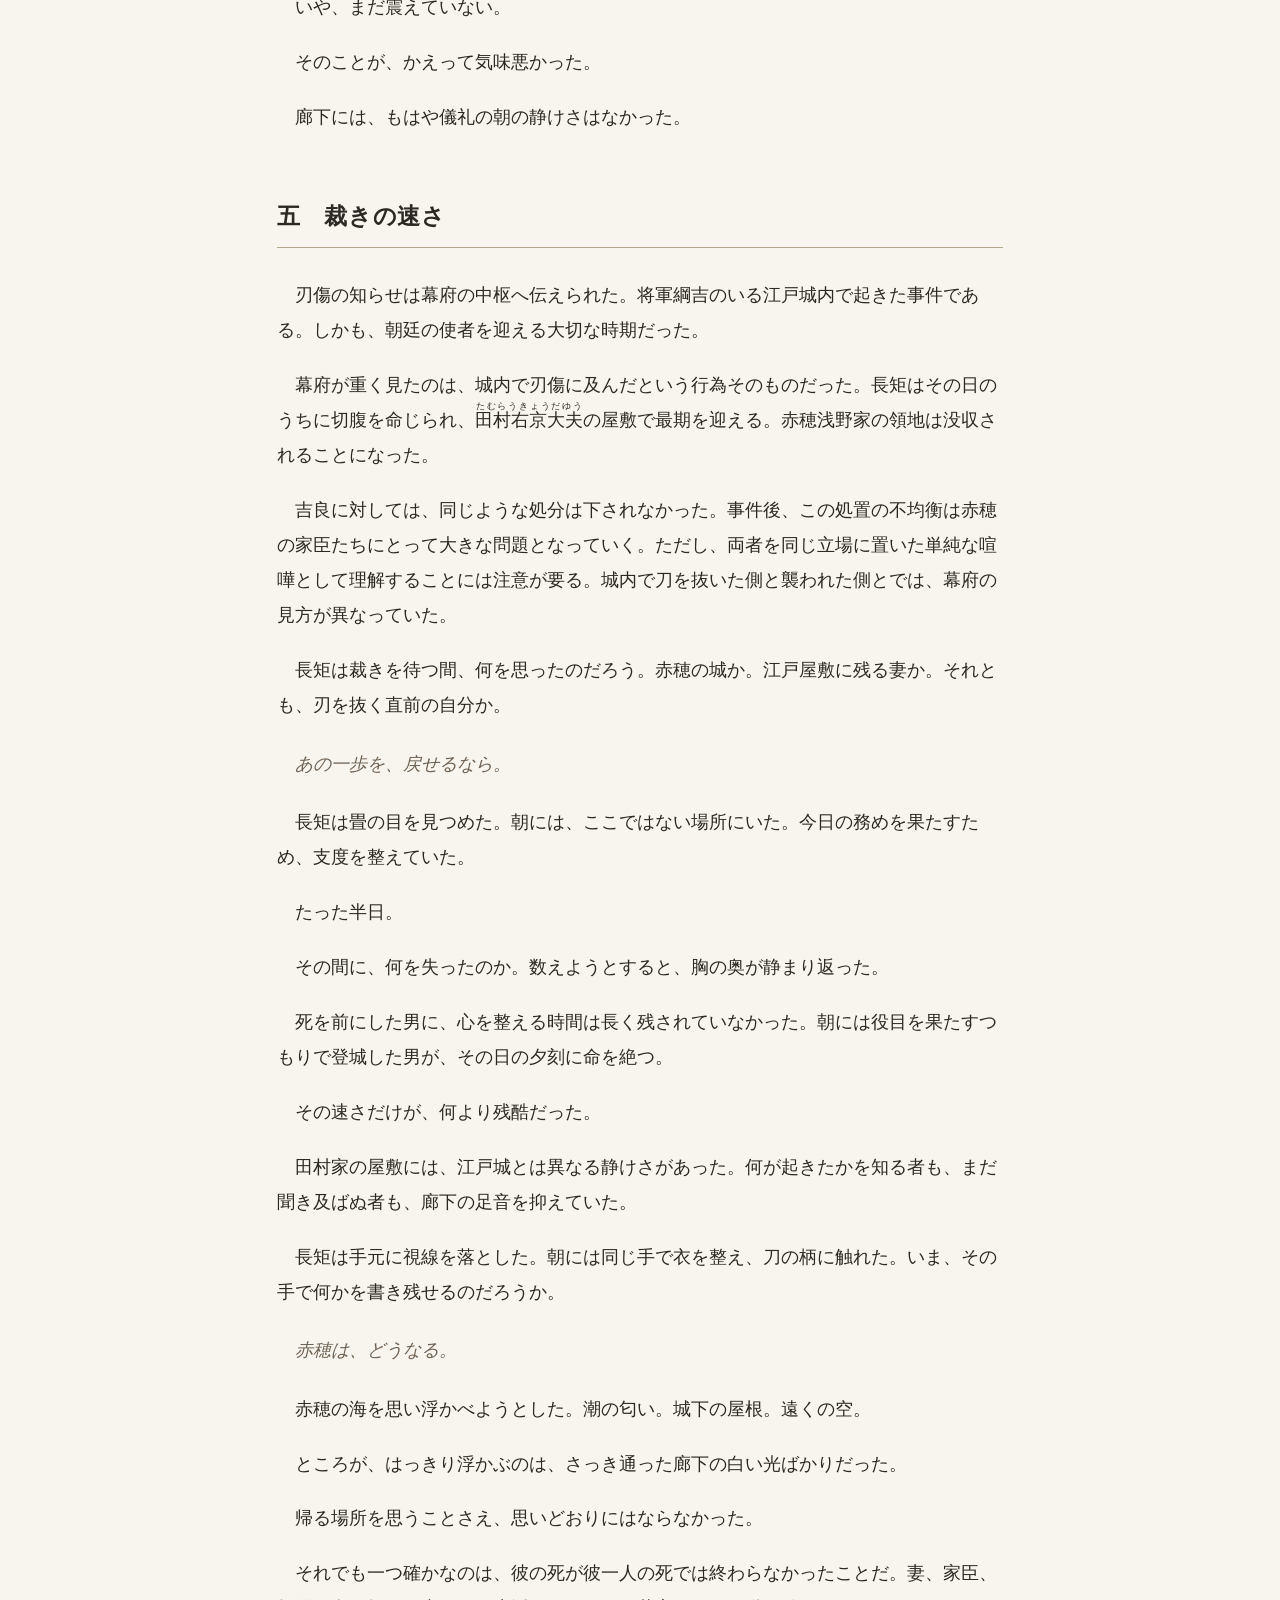
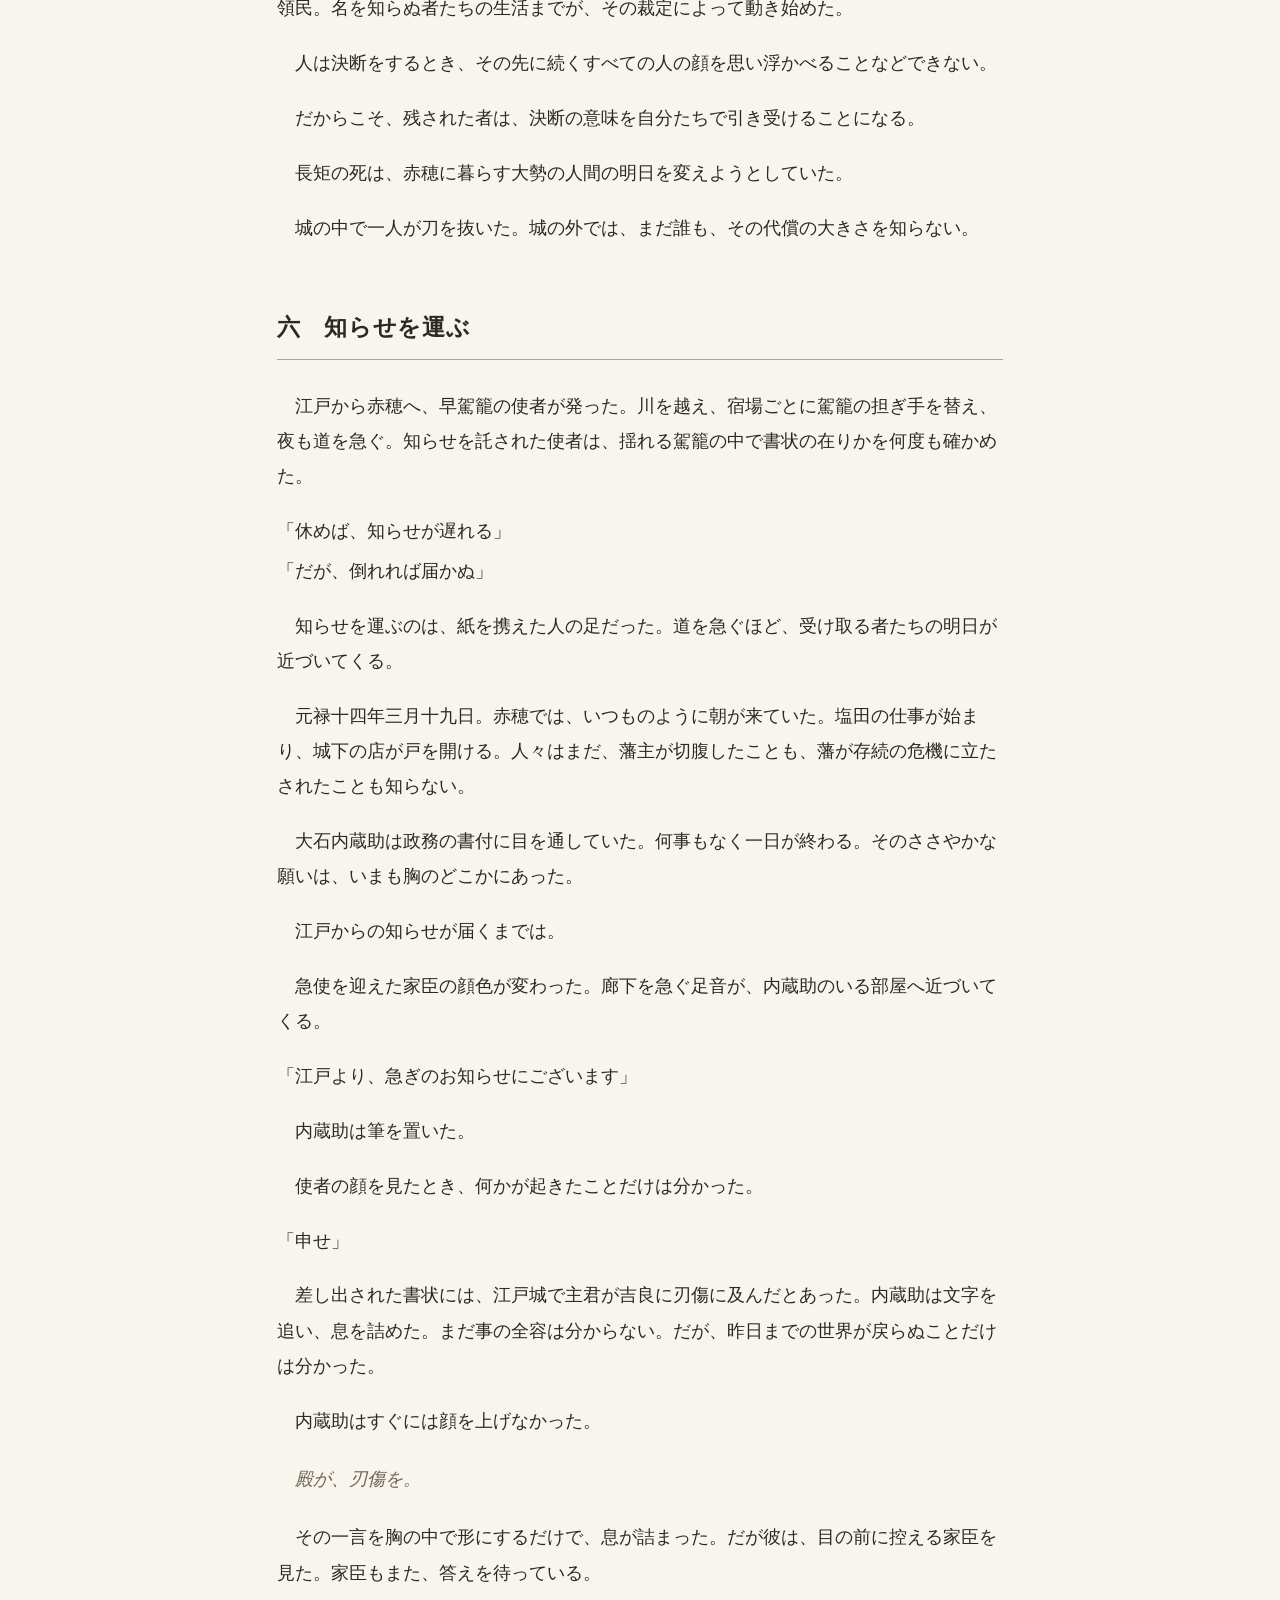
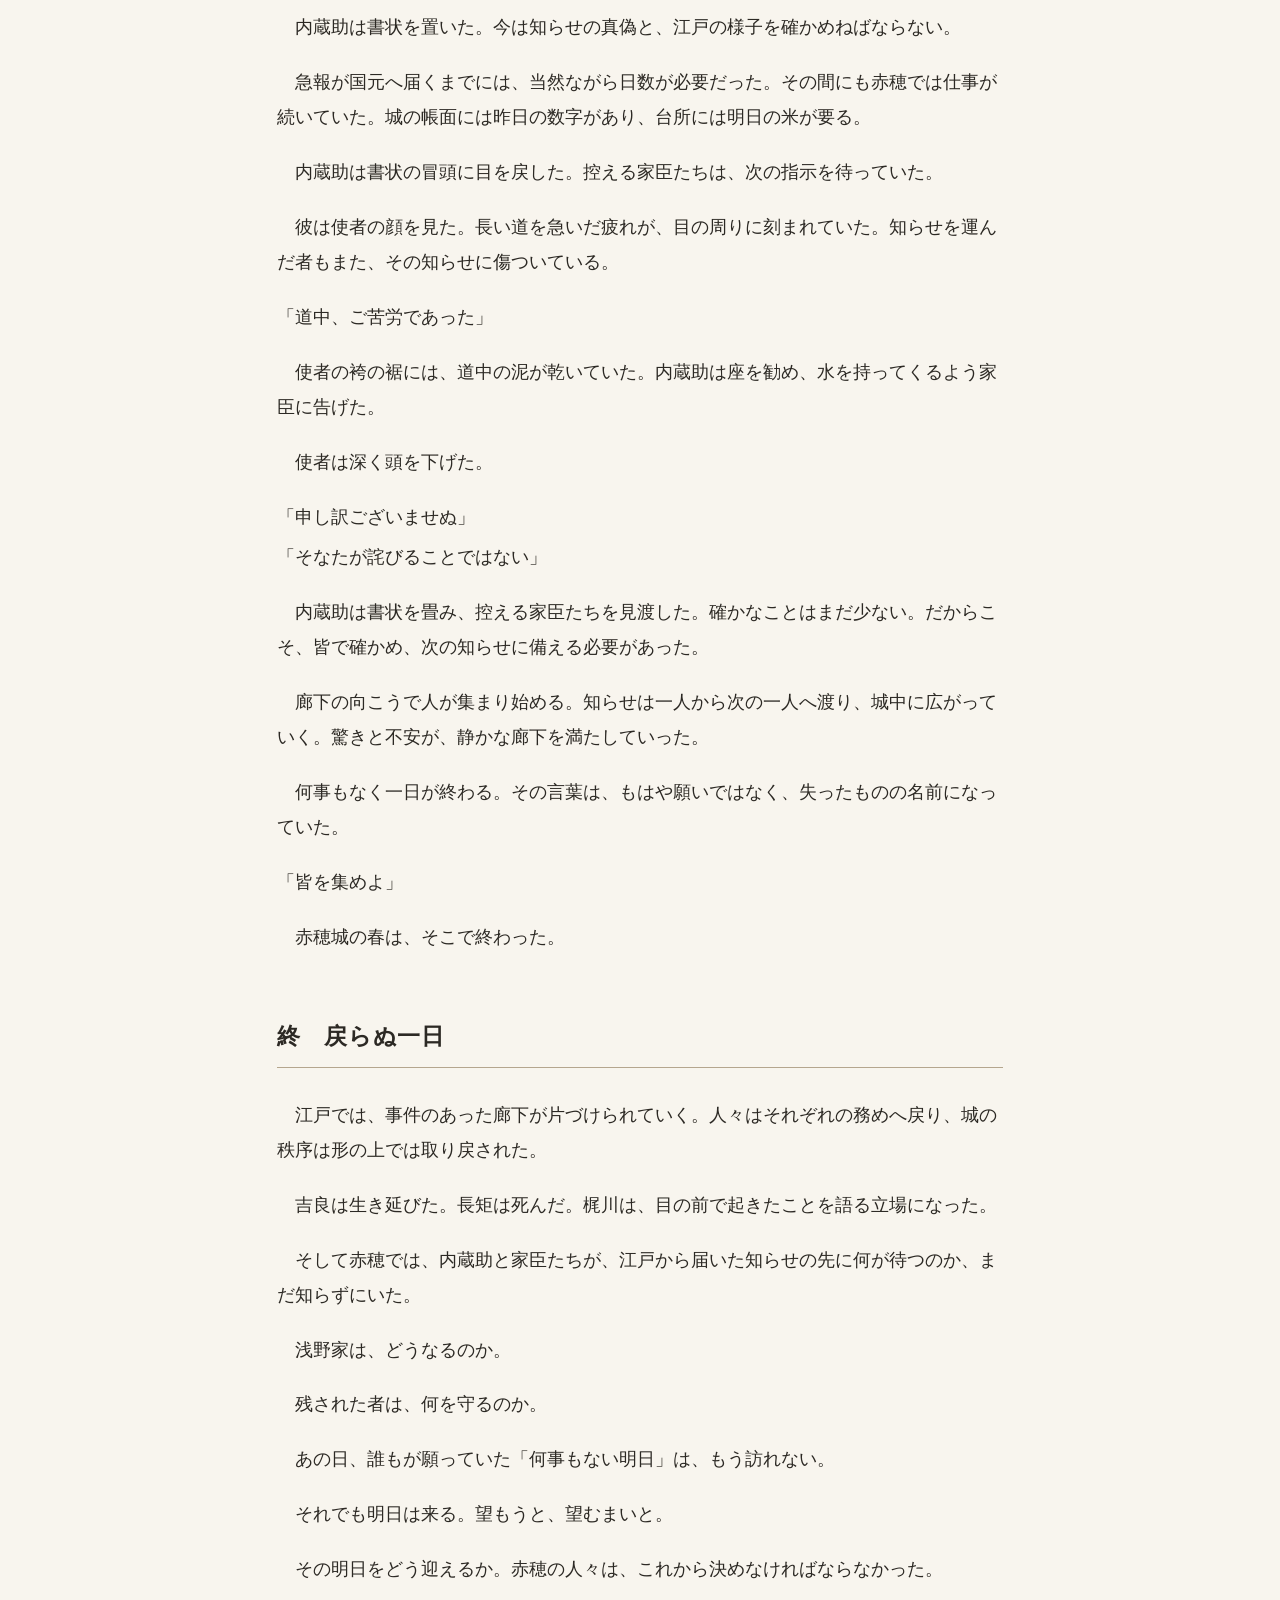
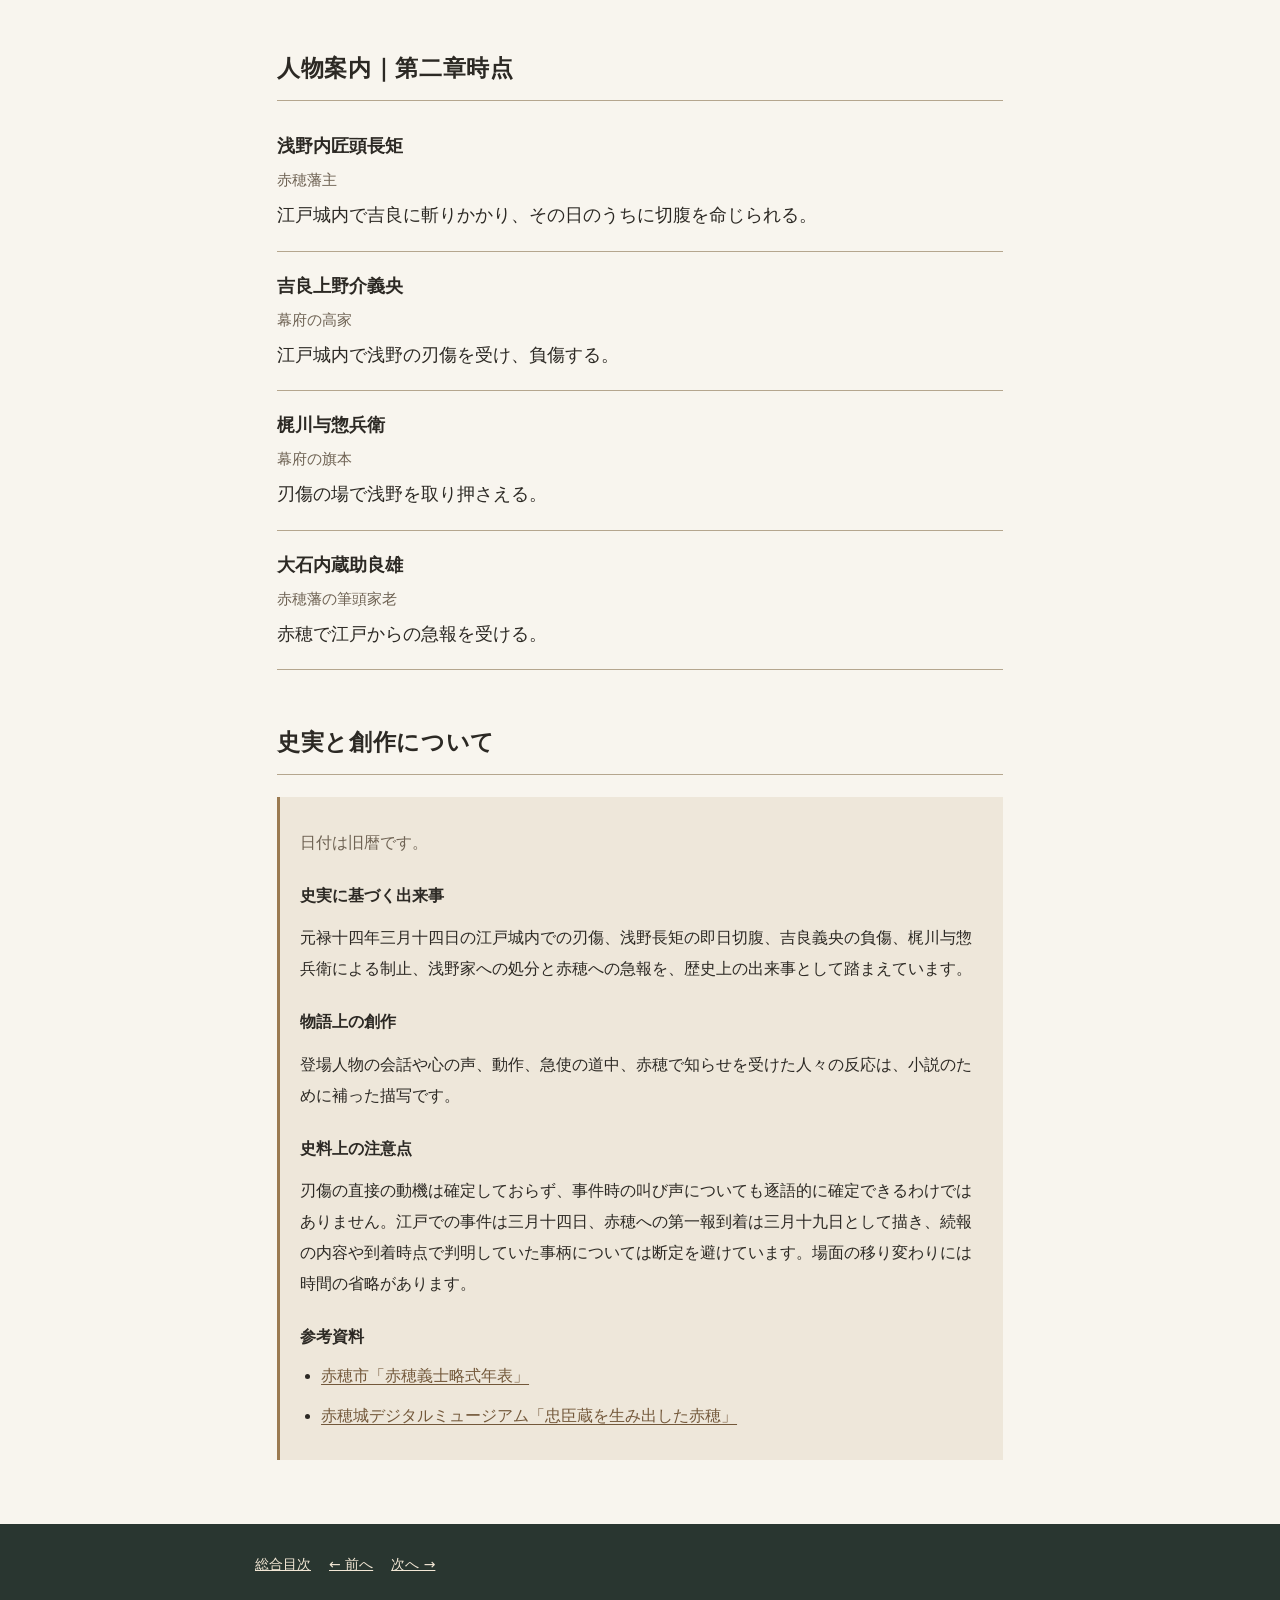
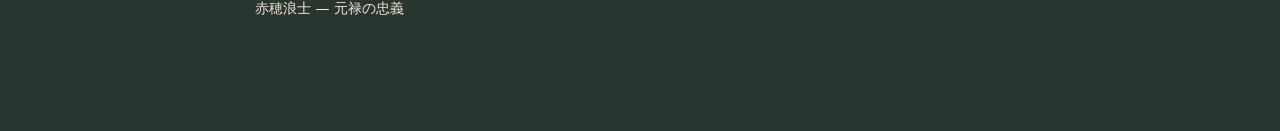
<file: ako-ronin/chapter02.html>
<!DOCTYPE html>

<html lang="ja"><head><meta charset="utf-8"/><meta content="width=device-width,initial-scale=1" name="viewport"/><title>第二章 松の廊下｜赤穂浪士</title><style>*{box-sizing:border-box}html{scroll-behavior:smooth}body{margin:0;background:#f8f5ee;color:#2c2924;font-family:"Hiragino Mincho ProN","Yu Mincho",serif;font-size:18px;line-height:2.25}header,footer{background:#293630;color:#fff;padding:12px 22px}header a,footer a{color:#f2e7d5}main{max-width:770px;margin:auto;padding:34px 23px 90px}h1{font-size:clamp(1.8rem,5vw,2.5rem);letter-spacing:.13em}h2{font-size:1.27em;margin:3em 0 1.5em;border-bottom:1px solid #c9bba6;padding-bottom:.5em}p{margin:1.1em 0;text-indent:1em}p.dialogue{text-indent:0;margin:1.5em 0}p.inner{font-style:italic;color:#625141;margin:1.6em 1em;text-indent:0}p.break{text-align:center;text-indent:0;color:#8b7962;margin:2em 0}nav{display:flex;gap:15px;flex-wrap:wrap}a{color:#73583a}.kicker{color:#826d51;letter-spacing:.14em;font-size:.85em}.note{padding:15px 18px;background:#eee7da;border-left:3px solid #9b7a51;font-size:.85em;line-height:1.8;margin:24px 0}.note p{text-indent:0;margin:.4em 0}ruby rt{font-size:.52em}body.hide-ruby rt{display:none}.reader-tools{position:fixed;z-index:40;top:12px;right:12px;background:#f2eadc;color:#2c2924;border-radius:12px;padding:10px;display:flex;gap:9px;align-items:center;box-shadow:0 5px 22px #0003;font:14px system-ui,sans-serif}.reader-tools button{border:1px solid #9b907d;border-radius:20px;background:white;padding:8px 12px;cursor:pointer;color:#29251f}button:focus-visible{outline:3px solid #8d7452}@media(max-width:700px){.reader-tools{top:auto;bottom:16px;left:12px;right:12px;justify-content:center;transform:translateY(calc(100% + 35px));opacity:0;pointer-events:none;transition:transform .22s,opacity .22s}body.menu-open .reader-tools{transform:translateY(0);opacity:1;pointer-events:auto}}
/* 組版は一元管理。行末の自動均等化やpretty折返しは使用しない */
main section p{display:block;max-width:none;width:auto;line-height:1.9;margin:.9em 0;text-align:start;text-wrap:wrap;letter-spacing:normal;word-spacing:normal;white-space:normal;word-break:normal;overflow-wrap:normal;line-break:strict;text-indent:1em}
main section p.dialogue{margin:.35em 0 .55em;text-indent:0}
main section p.dialogue+p.dialogue{margin-top:.15em}
main section p.inner{margin:1em 0 1.1em 1em;text-indent:0;font-style:italic}
main section p.break{text-align:center;text-indent:0;margin:2em 0}
main section ruby{white-space:normal}
@media(max-width:700px){main{padding-left:20px;padding-right:20px}}

main p.dialogue {text-indent:0 !important; margin-top:.28em !important; margin-bottom:.28em !important;}
main p.dialogue + p.dialogue {margin-top:.12em !important;}

main p.dialogue{text-indent:0!important;margin-top:.28em!important;margin-bottom:.28em!important;}

/* Unified, compact reader controls */
:root{--reader-font-size:18px}
html{scroll-behavior:smooth;scroll-padding-top:75px}
main{font-size:var(--reader-font-size);overflow-wrap:break-word;min-width:0}
main p,main li,main .person,main .panel{overflow-wrap:break-word}
.reader-launch{position:fixed;right:max(12px,calc((100vw - 780px)/2));top:12px;z-index:30}
.reader-launch button,.reader-panel button{font-family:system-ui,sans-serif;border:1px solid var(--line);border-radius:10px;background:var(--soft);color:var(--ink);padding:9px 12px;cursor:pointer;touch-action:manipulation}
.reader-launch button{box-shadow:0 3px 16px #0002;font-size:13px;min-height:42px}
.reader-panel[hidden]{display:none!important}
.reader-panel{position:fixed;right:max(12px,calc((100vw - 780px)/2));top:62px;z-index:31;width:min(355px,calc(100vw - 24px));max-height:calc(100dvh - 78px);overflow:auto;background:var(--paper);color:var(--ink);border:1px solid var(--line);border-radius:15px;box-shadow:0 12px 45px #0004;padding:16px;font-family:system-ui,sans-serif;font-size:14px}
.reader-panel-head,.reader-option{display:flex;align-items:center;justify-content:space-between;gap:12px}
.reader-panel-head{padding-bottom:12px;border-bottom:1px solid var(--line)}
.reader-panel-head button{padding:5px 11px}
.reader-option{padding:14px 0;border-bottom:1px solid var(--line)}
.size-buttons{display:flex;align-items:center;gap:8px}
.size-buttons button{font-size:21px;font-weight:600;width:43px;height:43px;padding:0}
.size-buttons output{min-width:43px;text-align:center;font-variant-numeric:tabular-nums}
.reader-panel button:disabled{opacity:.4;cursor:default}
.reader-links{display:flex;justify-content:space-between;gap:10px;padding:14px 0;border-bottom:1px solid var(--line)}
.reader-links a{color:var(--accent);text-decoration:underline}
.reader-hint{font-size:12px;line-height:1.7;color:var(--muted);margin:10px 0 0;text-indent:0}
#reading-progress{position:fixed;top:0;left:0;right:0;height:3px;z-index:35;pointer-events:none}
#reading-progress-fill{height:100%;width:0;background:#aa6d4b;transition:width .1s linear}
@media(max-width:600px){header{padding-right:145px}main{padding:38px 18px 75px}.people{grid-template-columns:1fr}}

/* Chapter theme and text flow */
:root{--paper:#f8f5ee;--ink:#2c2924;--muted:#6e6253;--line:#d8ccbb;--accent:#73583a;--soft:#eee7da}
body{background:var(--paper)!important;color:var(--ink)!important}
main{font-size:var(--reader-font-size)!important;overflow-wrap:break-word;max-width:770px}
main section p{overflow-wrap:break-word;word-break:normal;white-space:normal;text-align:left;text-wrap:wrap}
html[data-theme="night"]{--paper:#1e2324;--ink:#e9e0d3;--muted:#b7aaa0;--line:#555c5c;--accent:#d8bb8d;--soft:#343838;color-scheme:dark}
html[data-theme="night"] .note{background:#343838;color:var(--ink)}
html[data-theme="night"] main .inner{color:#c4af91}
html[data-theme="night"] h2{border-color:#62605b}
html[data-theme="night"] main a{color:var(--accent)}
html[data-theme="night"] header a,html[data-theme="night"] footer a{color:#f2e7d5}
@media(max-width:600px){header{padding-right:150px!important}}
</style><style id="unified-navigation-style">.ako-unified-nav{position:sticky;top:0;z-index:9999;background:#292722;color:#fff;padding:9px 14px;display:flex;align-items:center;gap:12px;flex-wrap:wrap;font-family:system-ui,sans-serif;font-size:13px;box-shadow:0 2px 7px #0003}.ako-unified-nav a{color:#fff;text-decoration:none;border-bottom:1px solid #ffffff70}.ako-unified-nav select{min-width:150px;max-width:230px;background:#faf7f0;color:#222;border:1px solid #aaa;border-radius:6px;padding:6px;font-size:13px}.ako-unified-nav .ako-label{font-weight:700}.ako-unified-nav .ako-next{margin-left:auto}.ako-unified-nav a[aria-disabled="true"]{opacity:.35;pointer-events:none}@media(max-width:540px){.ako-unified-nav{gap:7px;padding:8px}.ako-unified-nav .ako-label{width:100%;font-size:12px}.ako-unified-nav select{flex:1;min-width:110px}.ako-unified-nav .ako-next{margin-left:0}}</style><style>
/* Step 3: keep section shortcuts without duplicating chapter navigation. */
.ako-unified-nav .ako-section-links{display:inline-flex;flex-wrap:wrap;gap:.5rem;align-items:center}
.ako-unified-nav .ako-section-links a{font-size:.83em;opacity:.85}
</style><link rel="stylesheet" href="reader.css?v=7"/></head><body><header class="book-header book-header-compact"><a class="book-title" href="index.html">赤穂浪士 — 元禄の忠義</a><nav class="book-nav" aria-label="章の移動"><a href="index.html">総合目次</a><a href="chapter01.html">← 前へ</a><a href="chapter03.html">次へ →</a></nav></header><div aria-hidden="true" id="reading-progress"><div id="reading-progress-fill"></div></div><div class="reader-launch"><button aria-controls="reader-panel" aria-expanded="false" aria-label="読書メニューを開く" id="reader-open" type="button">☰ <span>読書メニュー</span></button></div><dialog class="reader-panel" aria-labelledby="reader-heading" id="reader-panel">
<div class="reader-panel-head"><strong id="reader-heading">読書メニュー</strong><button aria-label="閉じる" id="reader-close" type="button">✕</button></div>
<div class="reader-option reader-chapter"><label for="reader-chapter-select">章を選ぶ</label><select id="reader-chapter-select" aria-label="章を選ぶ" onchange="location.href=this.value"><option value="index.html">総合目次</option><option value="chapter01.html">第一章｜元禄の春</option><option value="chapter02.html" selected>第二章｜松の廊下</option><option value="chapter03.html">第三章｜赤穂城明け渡し</option><option value="interlude01.html">幕間一｜城を失った人々</option><option value="chapter04.html">第四章｜山科の静寂</option><option value="chapter05.html">第五章｜散りゆく同志</option><option value="chapter06.html">第六章｜円山の決断</option><option value="interlude02.html">幕間二｜城を離れて、道を選ぶ</option><option value="chapter07.html">第七章｜誓いの行方</option><option value="chapter08.html">第八章｜江戸の夜を測る</option><option value="chapter09.html">第九章｜雪の門</option><option value="chapter10.html">第十章｜残された春</option></select></div><div class="reader-option"><span>画面表示</span><button id="night-toggle" type="button">夜表示</button></div>
<div class="reader-option"><span>文字サイズ</span><div class="size-buttons"><button aria-label="文字を小さくする" id="font-minus" type="button">−</button><output aria-live="polite" id="font-current">18px</output><button aria-label="文字を大きくする" id="font-plus" type="button">＋</button></div></div>
<div class="reader-option"><span>ルビ（ふりがな）</span><button id="ruby-toggle" type="button" aria-pressed="true">ルビ：オン</button></div><div class="reader-option"><span>このページの読書進捗</span><output id="reading-percent" aria-live="off">0%</output></div><div class="reader-links"><a href="#people">人物案内</a><a href="chapter01.html">← 第一章</a><a href="index.html">総合目次</a><a href="chapter03.html">第三章 →</a></div>
<div class="reader-option"><span>前回の位置</span><button id="resume-reading" type="button">続きから</button></div>
<p class="reader-hint">表示設定は全ページで共通です。読書位置はページごとにこの端末へ保存します。</p>
</dialog><main><div class="chapter-label">第二章</div><h1>松の廊下</h1><section><h2>序　廊下の朝</h2><p class="p">元禄十四年三月十四日。江戸城には、朝から人の気配が絶えなかった。朝廷の使者を迎える儀礼が進み、廊下には衣擦れの音が重なっていた。</p><p class="p">城内に満ちていたのは、華やかさというよりも、張りつめた静けさだった。大勢が動いているのに、誰もが声を抑える。畳の縁を踏まぬよう足を運び、視線の高さにまで気を配る。</p><p class="p">何事もなく一日を終える。それが、この場にいる者たちの共通の願いだった。</p><p class="p">だが、同じ言葉を胸に置いていても、人の思う「何事もない」は、少しずつ違う。役目を無事に終えること。面目を保つこと。誰にも咎められないこと。そして、心に溜まったものを、今日こそ飲み下すこと。</p><p class="p">儀礼の刻限が近づいていた。誰かが廊下を曲がり、誰かが一歩を踏み出す。整えられた朝の営みは、途切れずに続いていた。</p></section><section><h2>一　胸の内の刃</h2><p class="p"><ruby>浅野内匠頭長矩<rt>あさのたくみのかみながのり</rt></ruby>は、朝の支度を整えながら、昨夜の眠りの浅さを思い返していた。寝不足であることを家臣に悟られたくはなかった。顔を洗い、衣服を正し、いつものように振る舞う。</p><p class="inner">今日を終えれば、役目もひと区切りつく。</p><p class="p">そう思うと、肩の力が抜けるはずだった。ところが、胸の奥に居座った重さは動かなかった。</p><p class="p">この数日のやり取りを思い出す。作法の細部を問い、先例を聞き、教えられたとおりに直す。高家の<ruby>吉良上野介義央<rt>きらこうずけのすけよしひさ</rt></ruby>は、儀礼を知り尽くした人物である。長矩もそのことは理解していた。</p><p class="p">理解している。だから、従う。</p><p class="p">それなのに、なぜ言葉が喉の奥に引っ掛かるのだろう。</p><p class="p">以前にも勅使饗応の役を務めた長矩は、作法の重みを知らぬわけではなかった。それでも吉良の言葉が胸に残る。相手への憤りなのか、自分への苛立ちなのか。答えを見定められぬまま、出立の時刻が迫っていた。</p><p class="p">家臣が控えめに声を掛けた。</p><p class="dialogue">「お支度は、よろしゅうございますか」</p><p class="p">長矩は振り返った。家臣の顔には、心配よりも仕事を滞りなく進めようとする緊張が浮かんでいる。</p><p class="dialogue">「ああ。参ろう」</p><p class="p">江戸屋敷を出る前、長矩は廊下に控えた若い家臣を見た。男はまだ顔に幼さを残していたが、衣の襟元はきちんと整えられ、主君の出立を待つ姿勢にも隙がなかった。</p><p class="dialogue">「国元へは、よい知らせを届けたいものだな」</p><p class="p">長矩は家臣の返事を待った。屋敷の門前には供の者が揃い、出立の支度を確かめ合っていた。</p><p class="dialogue">「皆、首を長くしてお待ちにございましょう」</p><p class="p">家臣は素直に答えた。彼は何も知らない。知らないまま、主君の帰りを待つ人々の顔を思い浮かべている。長矩はその若さを眩しく思った。</p><p class="p">そう考えたはずなのに、城門が近づくほど、心の中では別の声が大きくなっていく。</p><p class="p">長矩はその声に名を与えなかった。名を与えれば、もう知らぬふりはできない気がしたからだ。</p><p class="p">長矩は襟元を確かめ、供の者たちと城へ向かった。</p><p class="p">門をくぐる前、春の光が刀の柄に落ちた。長矩はそれを見たが、何も考えなかった。少なくとも、そのときは。</p></section><section><h2>二　作法を守る者</h2><p class="p">吉良上野介にとって、朝廷の使者を迎える儀礼は、個人の好悪で動かしてよい仕事ではなかった。先例があり、序列があり、長年守られてきた型がある。間違いがあれば、それを正すのが指南役の務めだった。</p><p class="p">もちろん、型を知る者と教わる者とでは、見えている景色が違う。教える側にとって一度の注意でも、受ける側には何度目かの叱責として積もることがある。逆に、教わる者が深く傷ついたとしても、教えた者にはその傷が見えない。</p><p>吉良は予定を確かめ、必要な指示を伝えた。言葉は簡潔でなければならない。曖昧な指示は人を迷わせ、迷いは式の乱れになる。そう信じていた。</p><p class="dialogue">「先例を違えてはならぬ。皆に伝えておくように」</p><p class="p">周囲の者が頭を下げた。</p><p class="p">吉良は次の書付に目を通した。必要な指示を出すと、控えた者たちがそれぞれの持ち場へ散っていった。</p><p class="p">吉良は儀礼の手順を知っている。だが、他人の胸にどれほどの疲労が積もっているかまでは知らない。経験が深いほど、知らないことに気づきにくくなる場合がある。</p><p class="p">控えていた近習が書付の順を確かめた。</p><p class="dialogue">「こちらの段取りで、相違ございませぬか」</p><p class="dialogue">「うむ。余計なことをせず、決められたとおりに運べばよい」</p><p class="p">吉良は書付を返した。細部の確認が済めば、次へ進む。それが彼の仕事の進め方だった。</p><p>吉良は自分の言葉を思い返した。特別にきついことを言った覚えはない。だからといって、相手がどう受け取ったかまで知ることはできなかった。</p><p class="p">ただ一つ、吉良にもこの朝がいつもどおり終わると思う理由があった。</p><p class="inner">今日も、務めを果たす。それでよい。</p><p class="p">彼には彼の家があり、守るべき面目があった。後に芝居の中で一人の悪役として描かれることになる人物にも、朝があり、仕事があり、帰る場所があった。</p><p class="p">人の運命を変える出来事は、必ずしも誰かがその結末を望んだときに起こるのではない。</p></section><section><h2>三　松の廊下</h2><p class="p">江戸城本丸、<ruby>松之大廊下<rt>まつのおおろうか</rt></ruby>。襖絵に松が描かれた長い廊下を、儀礼に携わる者たちが行き交っていた。</p><p class="p">長矩の視界に、吉良の姿が入った。</p><p class="p">何かを言わねばならない。そう思ったのかもしれない。あるいは、もう言葉では足りぬと思ったのかもしれない。</p><p class="inner">ここで、終わらせるのか。</p><p class="p">次の瞬間、刀が抜かれた。</p><p class="p">鋭い声が廊下に響いた。何と叫んだのか、居合わせた者すべてが聞き取れたわけではない。だが、その場にいた誰もが、何かが決定的に変わったと悟った。</p><p class="p">刃が吉良を傷つけた。悲鳴とも制止ともつかぬ声が上がり、衣服の擦れる音が乱れた。儀礼のために整えられていた空間は、一息のうちに混乱へ変わった。</p><p class="p">吉良は身をよじって刃を避けようとした。傷を負いながらも足を動かす。周囲の者たちは声を上げ、廊下の左右へ退いた。</p><p class="p">吉良の視界に、再び光る刃が入った。</p><p class="inner">なぜ。</p><p class="p">問いが言葉になるより早く、身体は危険を避けようとする。足が動き、肩が引かれ、廊下に人の声が重なる。何が起きているのか分からないまま、それでも命を守ろうとする。</p><p>長矩は目の前の男を追った。誰かの足音が近づく。袖をつかむ手。重み。振りほどこうとした腕が、思うように動かない。</p><p>一歩の差だった。</p><p>梶川が腕を伸ばした。その先で、長矩の身体が大きく傾いた。誰かが息を呑み、誰かが声を上げた。</p><p>梶川は長矩の腕を押さえ込み、近くの者が加勢する隙をつくった。</p><p class="p">長矩がその結果を知ったかどうかよりも先に、周囲の者が動いた。江戸城の中で刀を抜く。それが何を意味するか、誰もが知っていた。</p><p class="p">たった今まで守られていた秩序が、床に落ちた一滴の血によって、別のものになっていた。</p></section><section><h2>四　止めた男</h2><p class="p"><ruby>梶川与惣兵衛<rt>かじかわよそべえ</rt></ruby>は、その場に居合わせた旗本である。刃傷の際、浅野を取り押さえた人物として知られている。</p><p class="p">人は後から、なぜ止めたのかと尋ねることができる。だが、その瞬間に選べる時間は長くない。刀が動き、人が傷つき、次の一撃が迫る。止めるか、退くか。身体が動いた後でなければ、理由を言葉にできないこともある。</p><p class="p">近くの者が長矩から刀を離すあいだ、梶川は押さえた腕を緩めなかった。</p><p class="dialogue">「お静まりくだされ！」</p><p>梶川の腕に、相手の力が伝わってきた。刀を持つ男の体温が、衣越しに近い。ほんの少し手が緩めばどうなる。そう考える間もなく、周囲の者が加勢した。</p><p>梶川は、ようやく息を吐いた。</p><p class="p">梶川は目の前の男を見た。先ほどまで<ruby>饗応役<rt>きょうおうやく</rt></ruby>を務めていた大名が、今は城内で刃傷に及んだ者として扱われている。</p><p class="inner">一瞬で、人の呼び名は変わる。</p><p class="p">そう考えたとすれば、それは梶川自身にも恐ろしい発見だったはずだ。</p><p class="p">制止したことで命を救われた者がいる。一方で、取り押さえられた長矩の運命は、この先の裁きに委ねられる。</p><p class="p">梶川は両者の未来を知らない。目の前で止めたのは、ただ、次の一太刀だった。</p><p>周囲では誰かが指示を求め、誰かが走り去った。梶川は自分の手を見た。</p><p>震えているのか。</p><p>いや、まだ震えていない。</p><p>そのことが、かえって気味悪かった。</p><p class="p">廊下には、もはや儀礼の朝の静けさはなかった。</p></section><section><h2>五　裁きの速さ</h2><p class="p">刃傷の知らせは幕府の中枢へ伝えられた。将軍綱吉のいる江戸城内で起きた事件である。しかも、朝廷の使者を迎える大切な時期だった。</p><p class="p">幕府が重く見たのは、城内で刃傷に及んだという行為そのものだった。長矩はその日のうちに切腹を命じられ、<ruby>田村右京大夫<rt>たむらうきょうだゆう</rt></ruby>の屋敷で最期を迎える。赤穂浅野家の領地は没収されることになった。</p><p class="p">吉良に対しては、同じような処分は下されなかった。事件後、この処置の不均衡は赤穂の家臣たちにとって大きな問題となっていく。ただし、両者を同じ立場に置いた単純な喧嘩として理解することには注意が要る。城内で刀を抜いた側と襲われた側とでは、幕府の見方が異なっていた。</p><p class="p">長矩は裁きを待つ間、何を思ったのだろう。赤穂の城か。江戸屋敷に残る妻か。それとも、刃を抜く直前の自分か。</p><p class="inner">あの一歩を、戻せるなら。</p><p>長矩は畳の目を見つめた。朝には、ここではない場所にいた。今日の務めを果たすため、支度を整えていた。</p><p>たった半日。</p><p>その間に、何を失ったのか。数えようとすると、胸の奥が静まり返った。</p><p class="p">死を前にした男に、心を整える時間は長く残されていなかった。朝には役目を果たすつもりで登城した男が、その日の夕刻に命を絶つ。</p><p class="p">その速さだけが、何より残酷だった。</p><p class="p">田村家の屋敷には、江戸城とは異なる静けさがあった。何が起きたかを知る者も、まだ聞き及ばぬ者も、廊下の足音を抑えていた。</p><p class="p">長矩は手元に視線を落とした。朝には同じ手で衣を整え、刀の柄に触れた。いま、その手で何かを書き残せるのだろうか。</p><p class="inner">赤穂は、どうなる。</p><p>赤穂の海を思い浮かべようとした。潮の匂い。城下の屋根。遠くの空。</p><p>ところが、はっきり浮かぶのは、さっき通った廊下の白い光ばかりだった。</p><p>帰る場所を思うことさえ、思いどおりにはならなかった。</p><p class="p">それでも一つ確かなのは、彼の死が彼一人の死では終わらなかったことだ。妻、家臣、領民。名を知らぬ者たちの生活までが、その裁定によって動き始めた。</p><p class="p">人は決断をするとき、その先に続くすべての人の顔を思い浮かべることなどできない。</p><p class="p">だからこそ、残された者は、決断の意味を自分たちで引き受けることになる。</p><p class="p">長矩の死は、赤穂に暮らす大勢の人間の明日を変えようとしていた。</p><p class="p">城の中で一人が刀を抜いた。城の外では、まだ誰も、その代償の大きさを知らない。</p></section><section><h2>六　知らせを運ぶ</h2><p class="p">江戸から赤穂へ、早駕籠の使者が発った。川を越え、宿場ごとに駕籠の担ぎ手を替え、夜も道を急ぐ。知らせを託された使者は、揺れる駕籠の中で書状の在りかを何度も確かめた。</p><p class="dialogue">「休めば、知らせが遅れる」</p><p class="dialogue">「だが、倒れれば届かぬ」</p><p class="p">知らせを運ぶのは、紙を携えた人の足だった。道を急ぐほど、受け取る者たちの明日が近づいてくる。</p><p class="p">元禄十四年三月十九日。赤穂では、いつものように朝が来ていた。塩田の仕事が始まり、城下の店が戸を開ける。人々はまだ、藩主が切腹したことも、藩が存続の危機に立たされたことも知らない。</p><p class="p">大石内蔵助は政務の書付に目を通していた。何事もなく一日が終わる。そのささやかな願いは、いまも胸のどこかにあった。</p><p class="p">江戸からの知らせが届くまでは。</p><p class="p">急使を迎えた家臣の顔色が変わった。廊下を急ぐ足音が、内蔵助のいる部屋へ近づいてくる。</p><p class="dialogue">「江戸より、急ぎのお知らせにございます」</p><p class="p">内蔵助は筆を置いた。</p><p class="p">使者の顔を見たとき、何かが起きたことだけは分かった。</p><p class="dialogue">「申せ」</p><p class="p">差し出された書状には、江戸城で主君が吉良に刃傷に及んだとあった。内蔵助は文字を追い、息を詰めた。まだ事の全容は分からない。だが、昨日までの世界が戻らぬことだけは分かった。</p><p class="p">内蔵助はすぐには顔を上げなかった。</p><p class="inner">殿が、刃傷を。</p><p class="p">その一言を胸の中で形にするだけで、息が詰まった。だが彼は、目の前に控える家臣を見た。家臣もまた、答えを待っている。</p><p class="p">内蔵助は書状を置いた。今は知らせの真偽と、江戸の様子を確かめねばならない。</p><p class="p">急報が国元へ届くまでには、当然ながら日数が必要だった。その間にも赤穂では仕事が続いていた。城の帳面には昨日の数字があり、台所には明日の米が要る。</p><p class="p">内蔵助は書状の冒頭に目を戻した。控える家臣たちは、次の指示を待っていた。</p><p class="p">彼は使者の顔を見た。長い道を急いだ疲れが、目の周りに刻まれていた。知らせを運んだ者もまた、その知らせに傷ついている。</p><p class="dialogue">「道中、ご苦労であった」</p><p>使者の袴の裾には、道中の泥が乾いていた。内蔵助は座を勧め、水を持ってくるよう家臣に告げた。</p><p class="p">使者は深く頭を下げた。</p><p class="dialogue">「申し訳ございませぬ」</p><p class="dialogue">「そなたが詫びることではない」</p><p class="p">内蔵助は書状を畳み、控える家臣たちを見渡した。確かなことはまだ少ない。だからこそ、皆で確かめ、次の知らせに備える必要があった。</p><p class="p">廊下の向こうで人が集まり始める。知らせは一人から次の一人へ渡り、城中に広がっていく。驚きと不安が、静かな廊下を満たしていった。</p><p class="p">何事もなく一日が終わる。その言葉は、もはや願いではなく、失ったものの名前になっていた。</p><p class="dialogue">「皆を集めよ」</p><p class="p">赤穂城の春は、そこで終わった。</p></section><section><h2>終　戻らぬ一日</h2><p class="p">江戸では、事件のあった廊下が片づけられていく。人々はそれぞれの務めへ戻り、城の秩序は形の上では取り戻された。</p><p class="p">吉良は生き延びた。長矩は死んだ。梶川は、目の前で起きたことを語る立場になった。</p><p class="p">そして赤穂では、内蔵助と家臣たちが、江戸から届いた知らせの先に何が待つのか、まだ知らずにいた。</p><p class="p">浅野家は、どうなるのか。</p><p class="p">残された者は、何を守るのか。</p><p class="p">あの日、誰もが願っていた「何事もない明日」は、もう訪れない。</p><p class="p">それでも明日は来る。望もうと、望むまいと。</p><p class="p">その明日をどう迎えるか。赤穂の人々は、これから決めなければならなかった。</p></section>
<section class="character-guide" id="people"><h2>人物案内｜第二章時点</h2><dl class="character-list"><div><dt>浅野内匠頭長矩</dt><dd><span class="character-role">赤穂藩主</span><span class="character-summary">江戸城内で吉良に斬りかかり、その日のうちに切腹を命じられる。</span></dd></div><div><dt>吉良上野介義央</dt><dd><span class="character-role">幕府の高家</span><span class="character-summary">江戸城内で浅野の刃傷を受け、負傷する。</span></dd></div><div><dt>梶川与惣兵衛</dt><dd><span class="character-role">幕府の旗本</span><span class="character-summary">刃傷の場で浅野を取り押さえる。</span></dd></div><div><dt>大石内蔵助良雄</dt><dd><span class="character-role">赤穂藩の筆頭家老</span><span class="character-summary">赤穂で江戸からの急報を受ける。</span></dd></div></dl></section><section class="historical-note" id="historical-note"><h2>史実と創作について</h2><div class="historical-note-body"><p class="note-dates">日付は旧暦です。</p><h3>史実に基づく出来事</h3><p>元禄十四年三月十四日の江戸城内での刃傷、浅野長矩の即日切腹、吉良義央の負傷、梶川与惣兵衛による制止、浅野家への処分と赤穂への急報を、歴史上の出来事として踏まえています。</p><h3>物語上の創作</h3><p>登場人物の会話や心の声、動作、急使の道中、赤穂で知らせを受けた人々の反応は、小説のために補った描写です。</p><h3>史料上の注意点</h3><p>刃傷の直接の動機は確定しておらず、事件時の叫び声についても逐語的に確定できるわけではありません。江戸での事件は三月十四日、赤穂への第一報到着は三月十九日として描き、続報の内容や到着時点で判明していた事柄については断定を避けています。場面の移り変わりには時間の省略があります。</p><h3>参考資料</h3><ul class="reference-list"><li><a href="https://www.city.ako.lg.jp/kensetsu/kankou/samurai/nenpyo2.html" target="_blank" rel="noopener noreferrer">赤穂市「赤穂義士略式年表」</a></li><li><a href="https://www.ako-castle.jp/learn/the-birthplace-of-chushingura/" target="_blank" rel="noopener noreferrer">赤穂城デジタルミュージアム「忠臣蔵を生み出した赤穂」</a></li></ul></div></section></main><footer class="book-footer"><nav aria-label="章の移動（末尾）"><a href="index.html">総合目次</a><a href="chapter01.html">← 前へ</a><a href="chapter03.html">次へ →</a></nav><p>赤穂浪士 — 元禄の忠義</p></footer><script src="reader.js?v=6"></script></body></html>
</file>
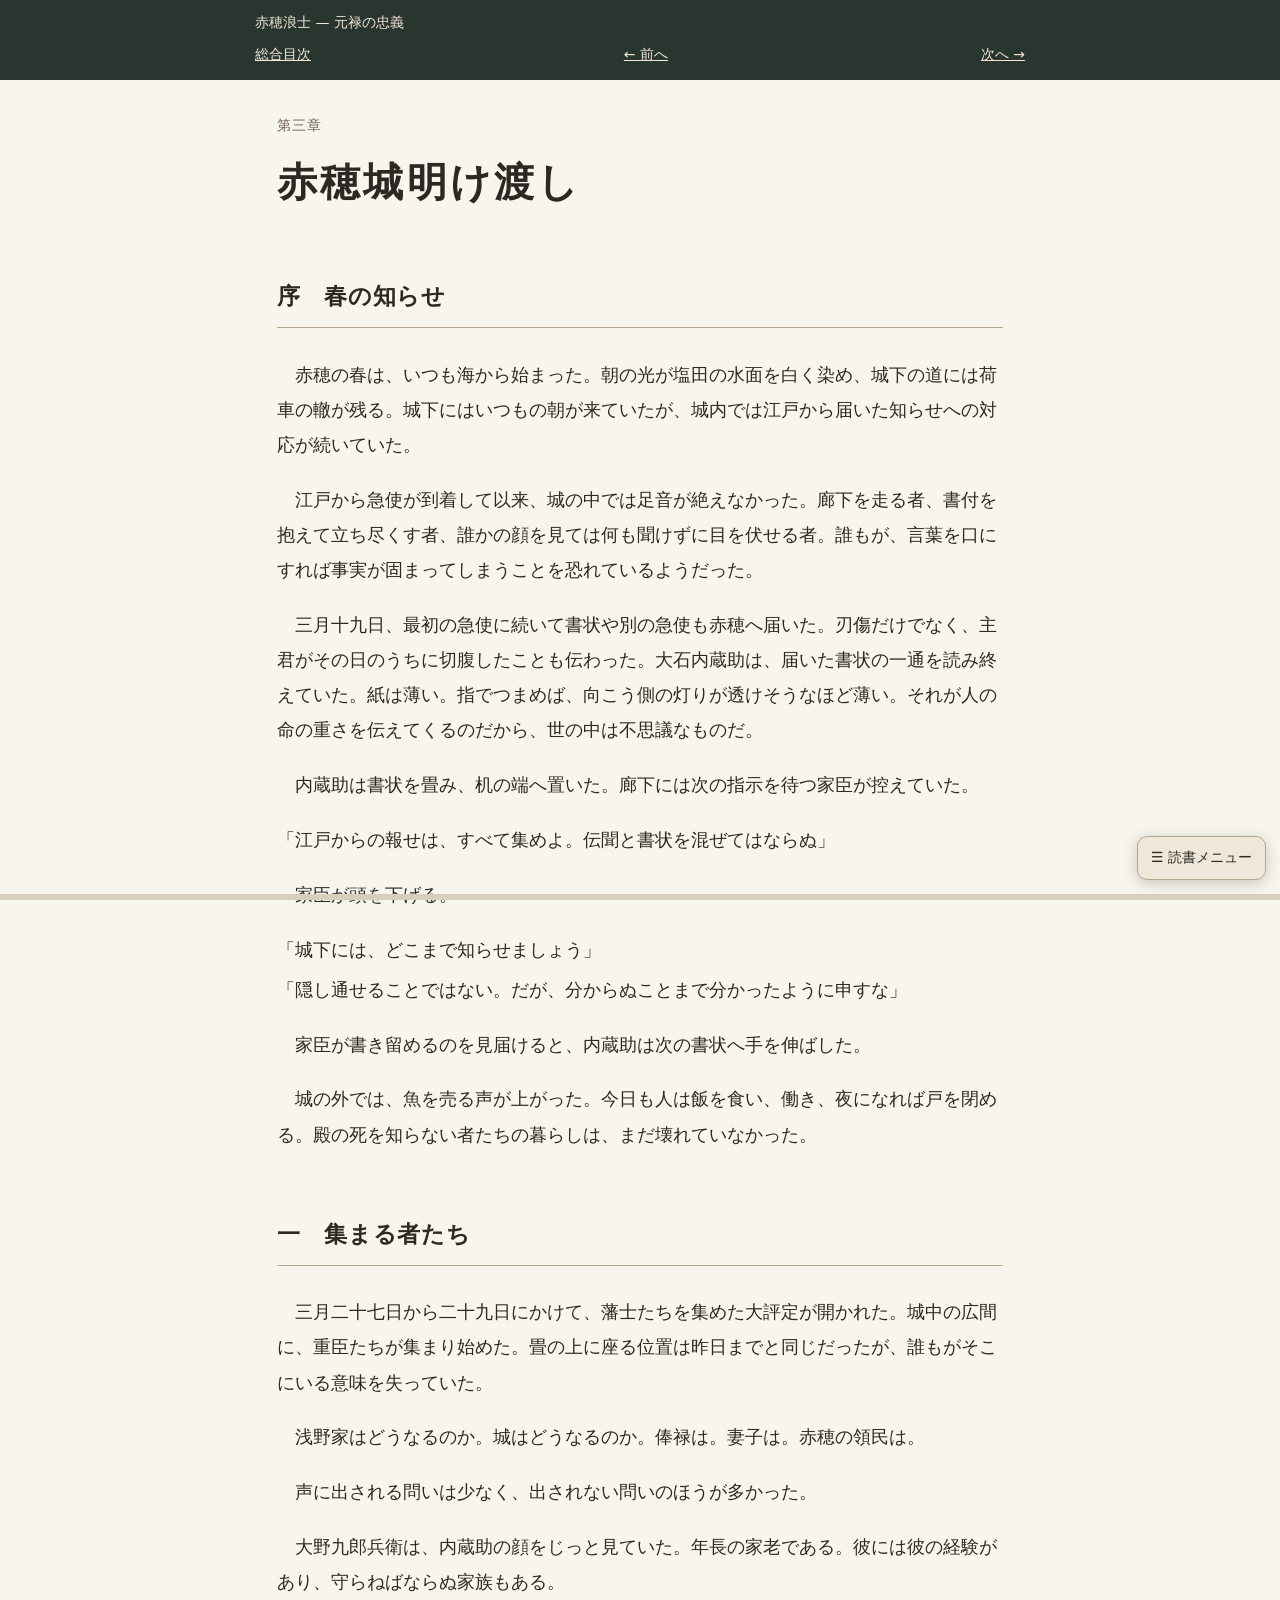
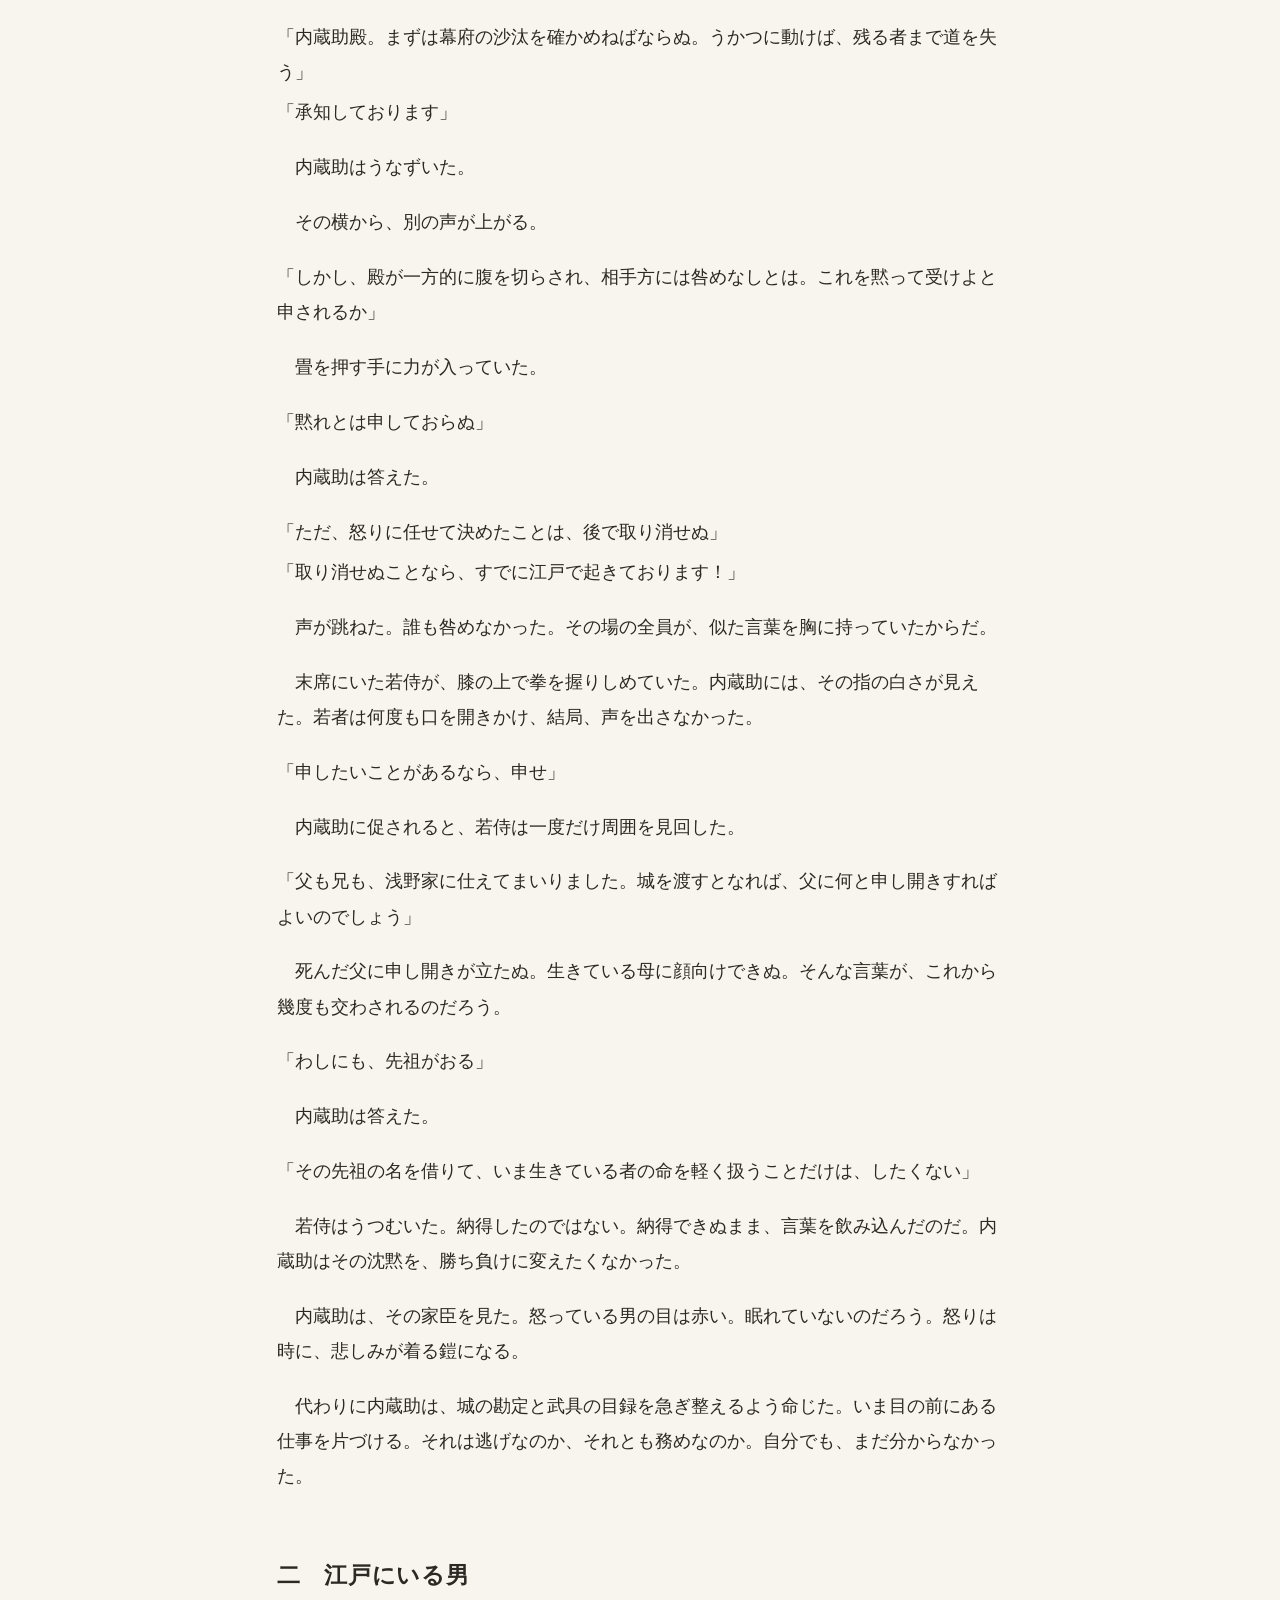
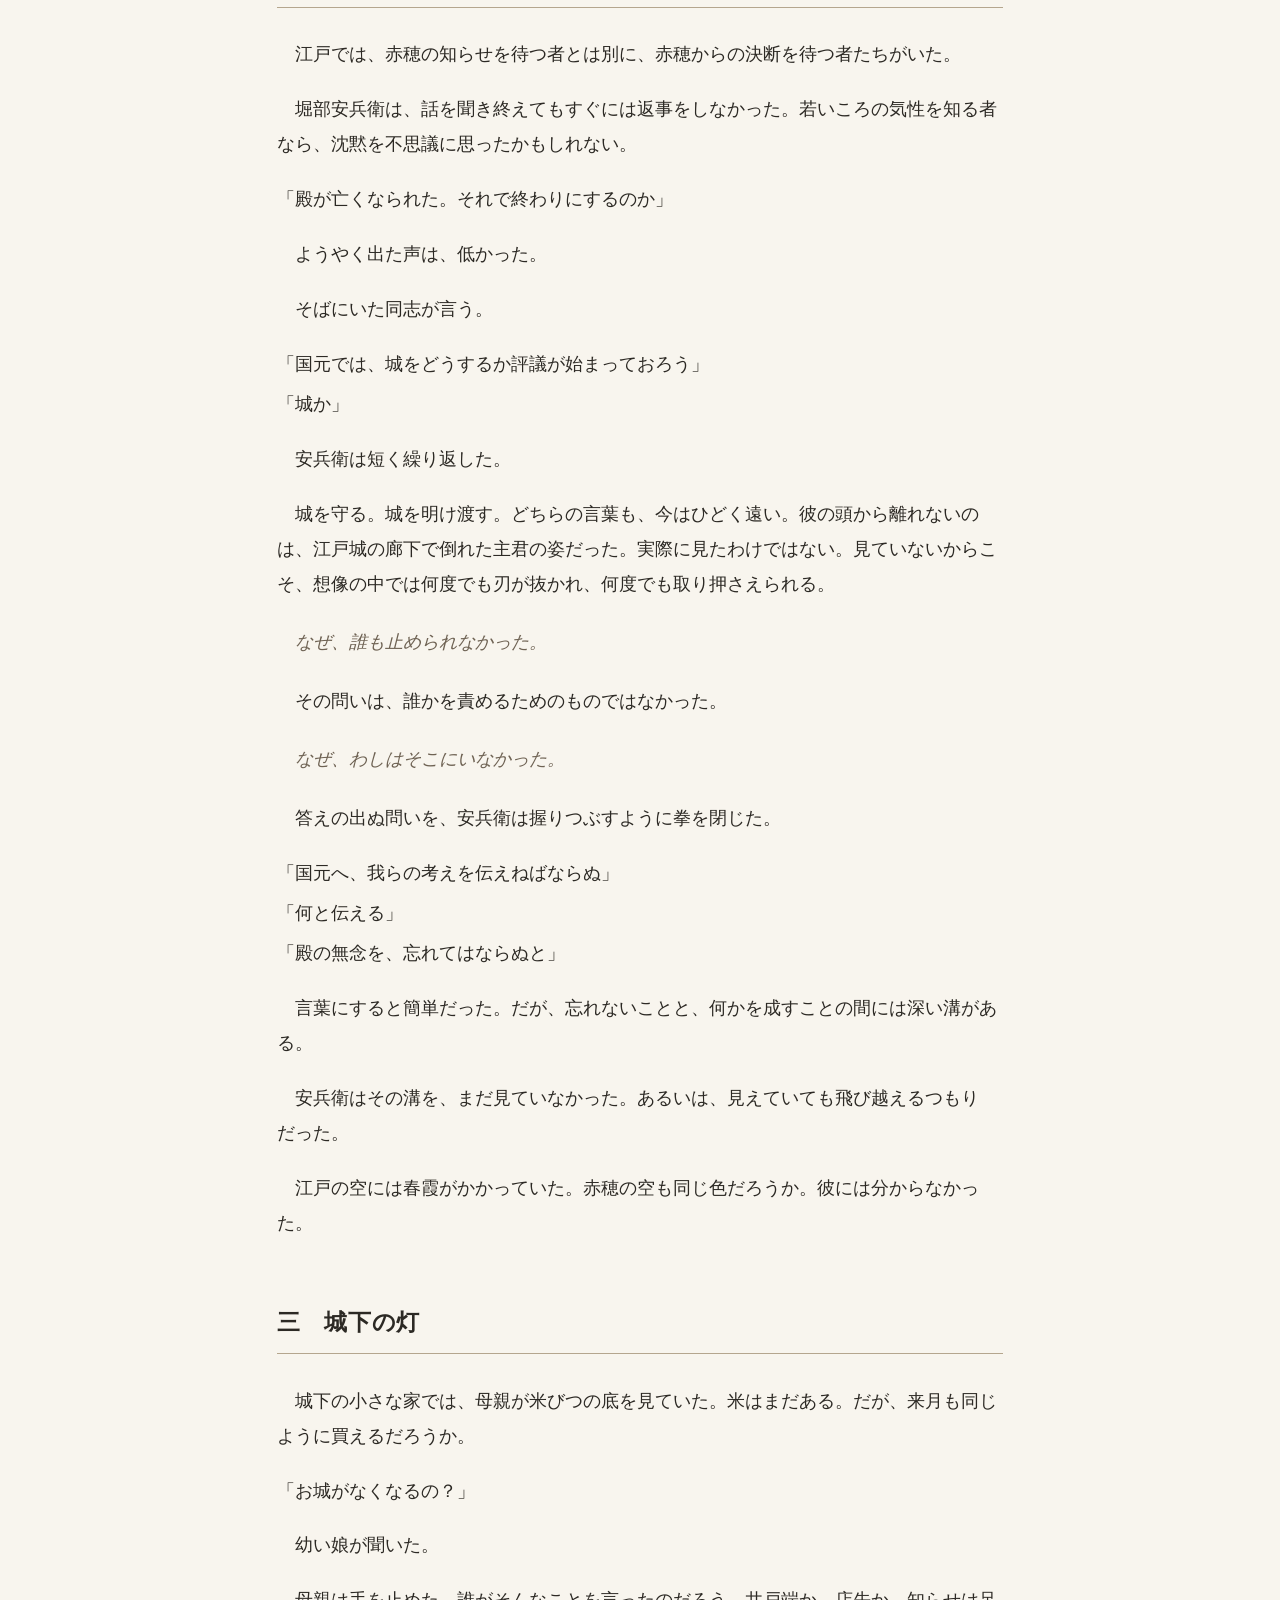
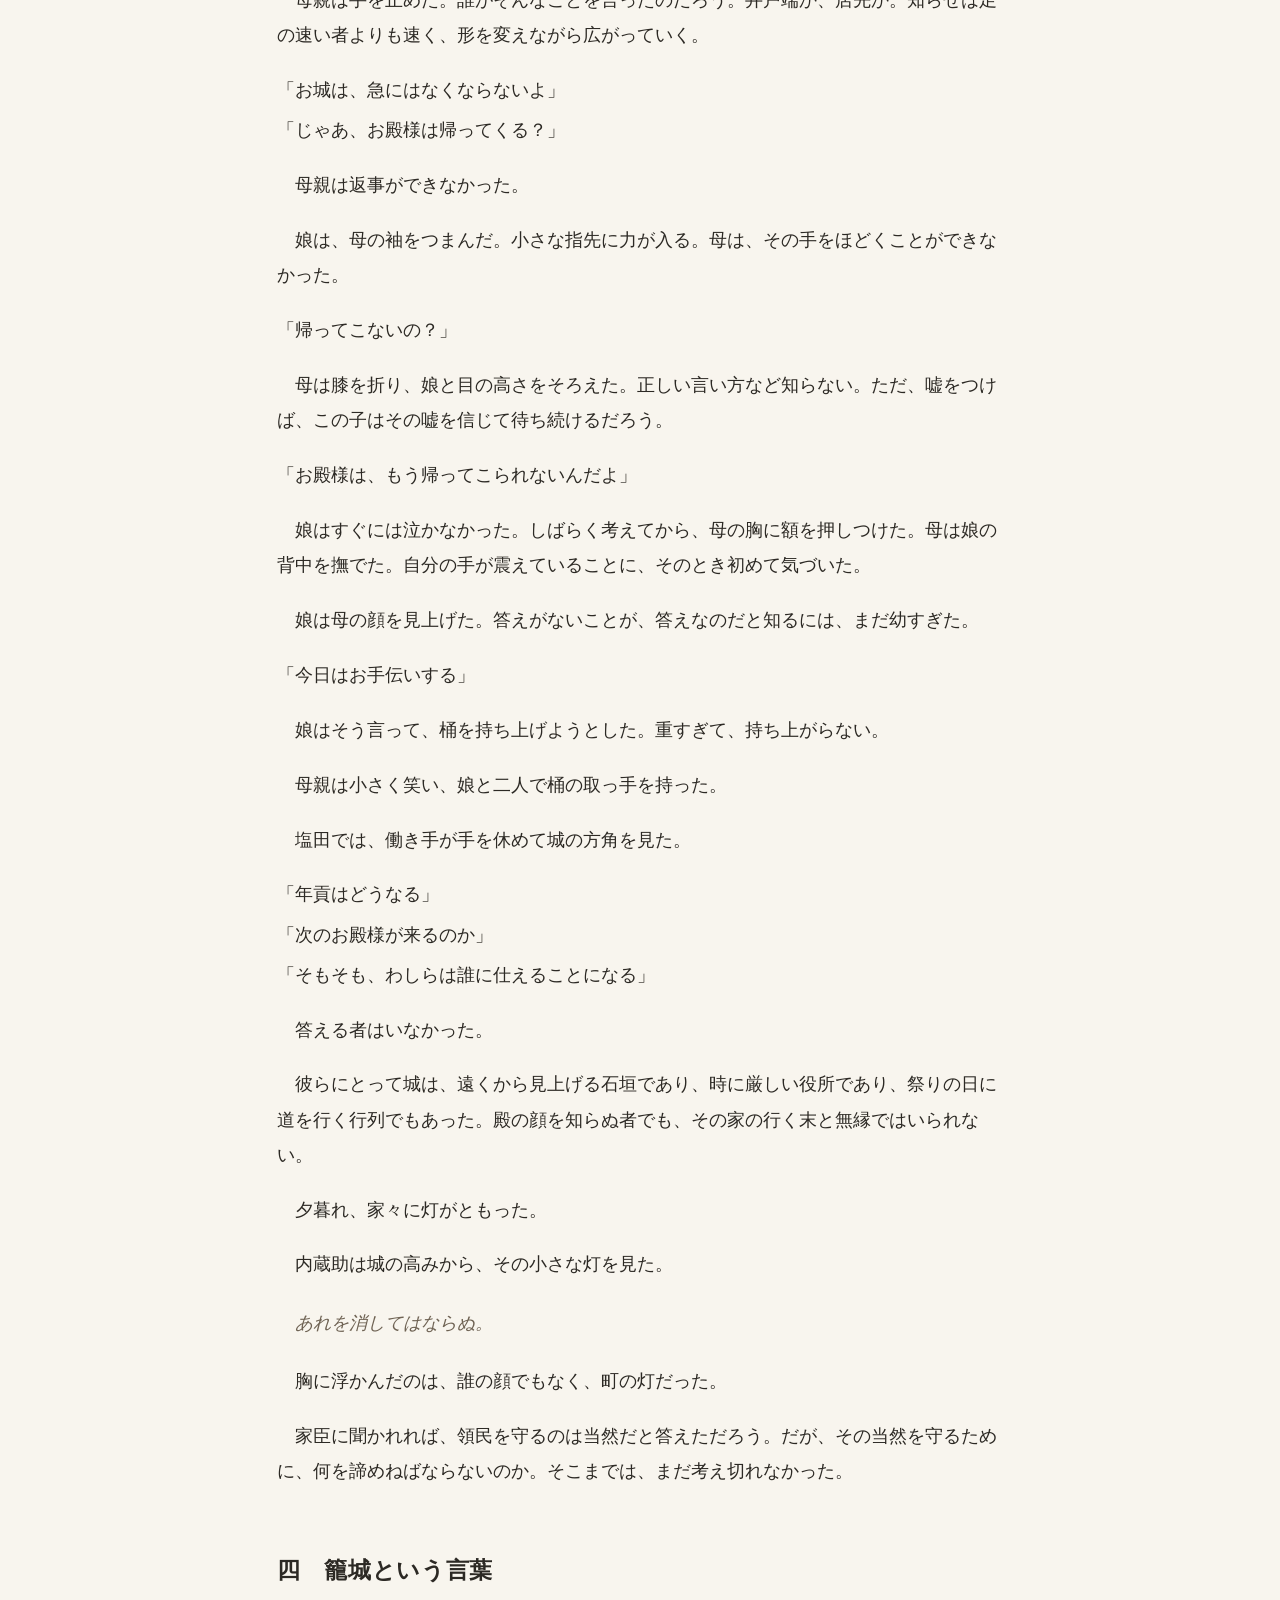
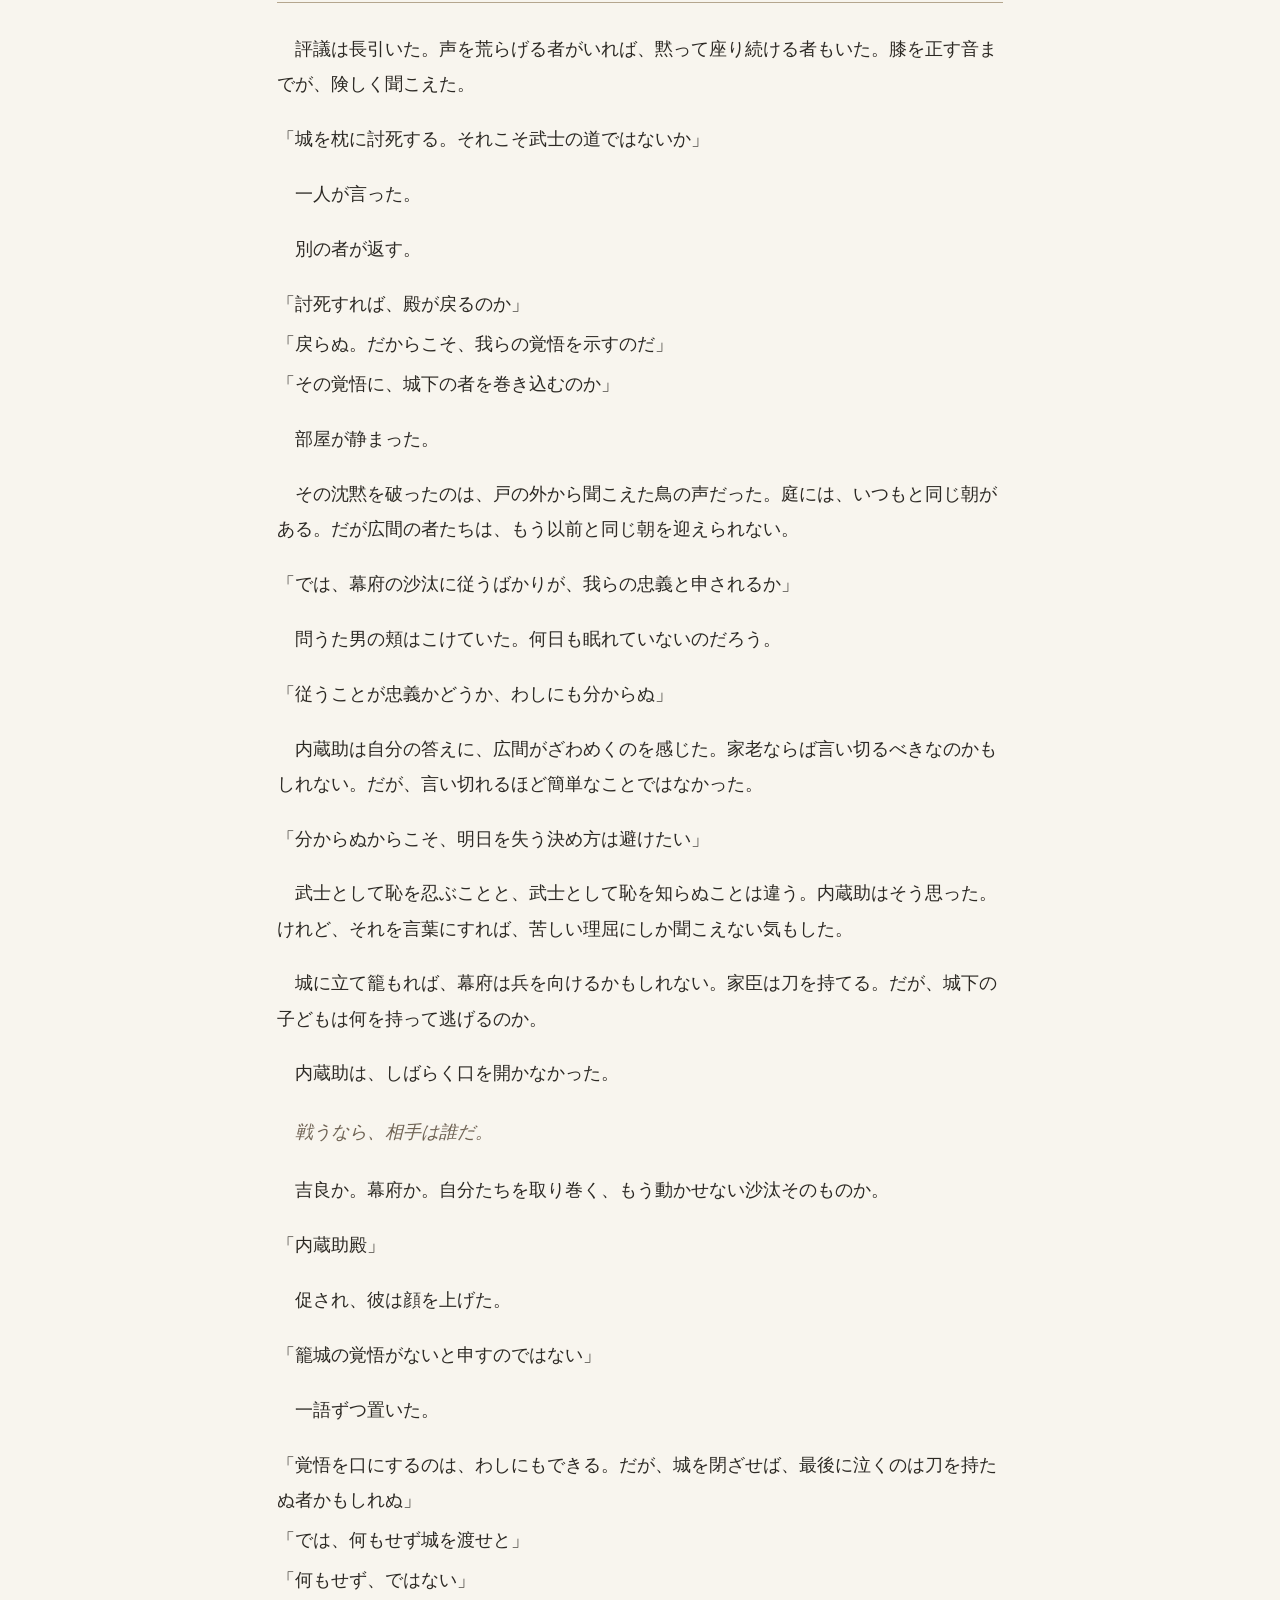
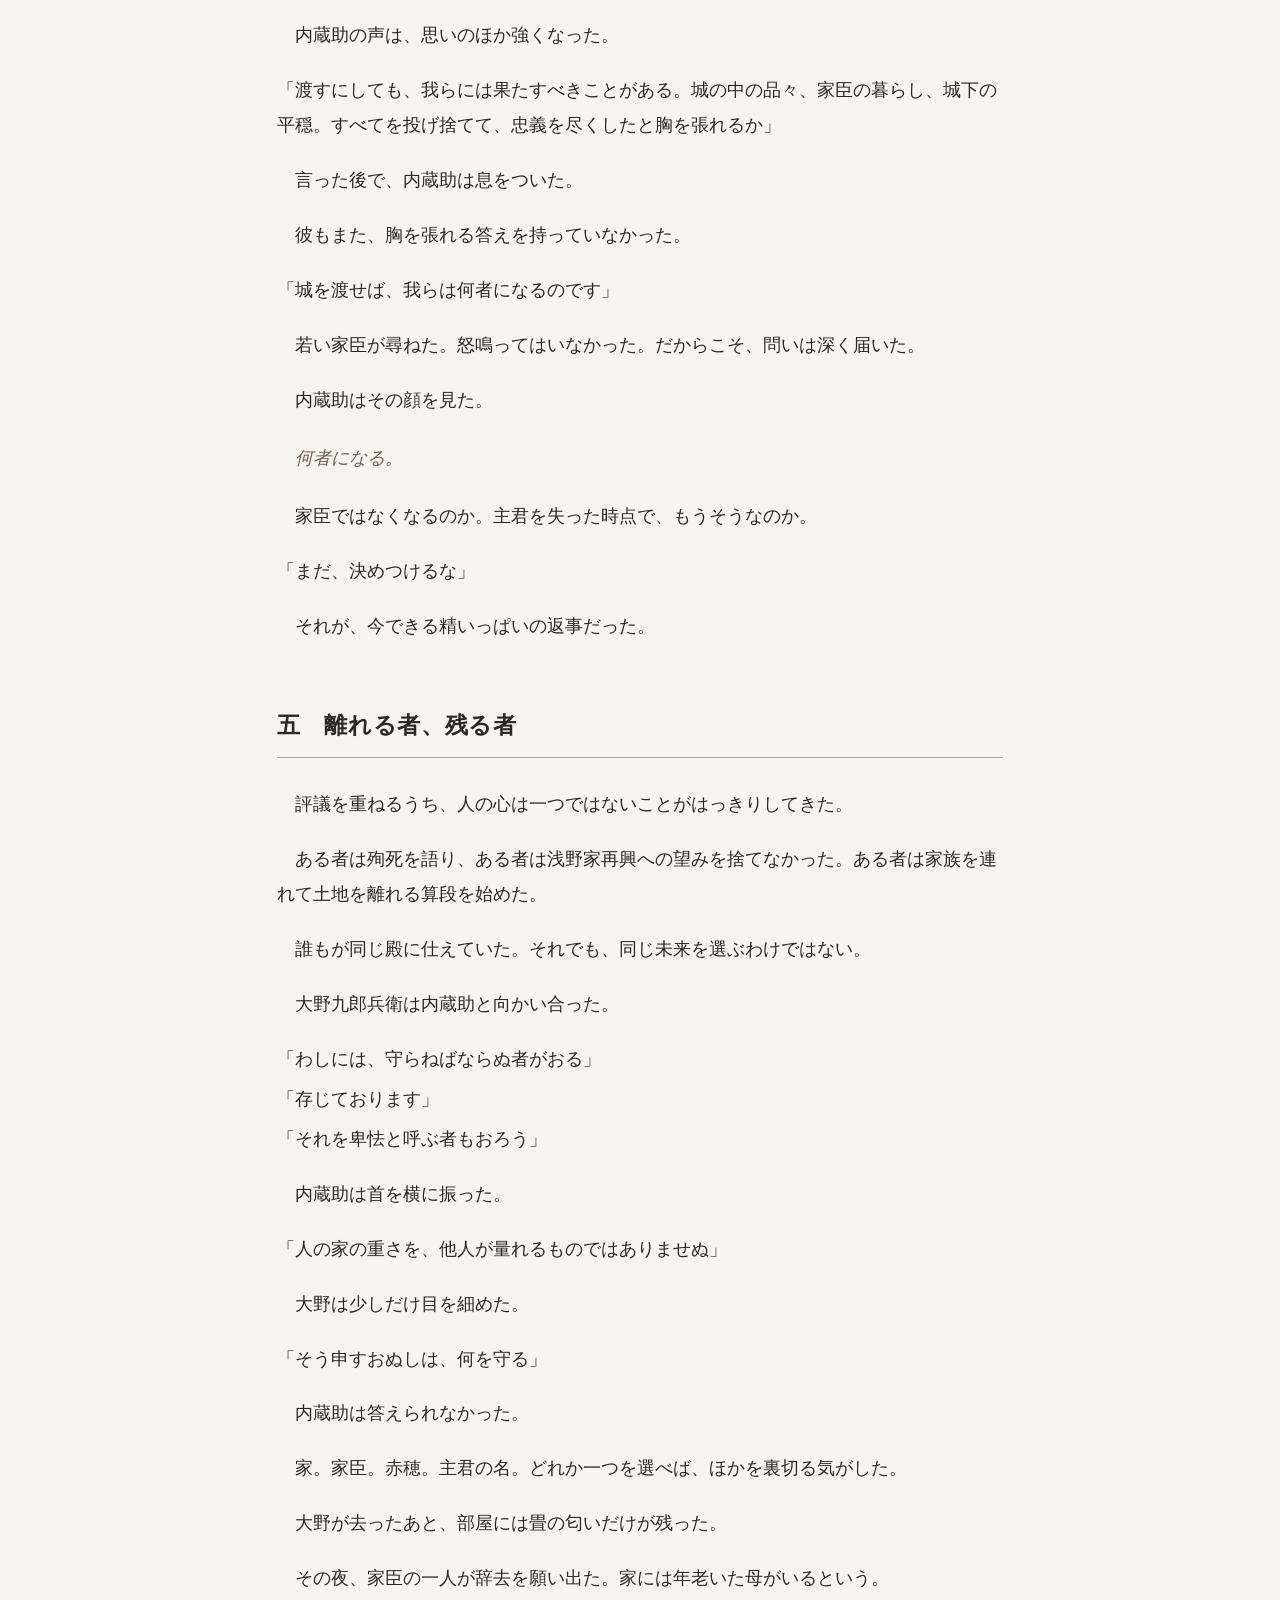
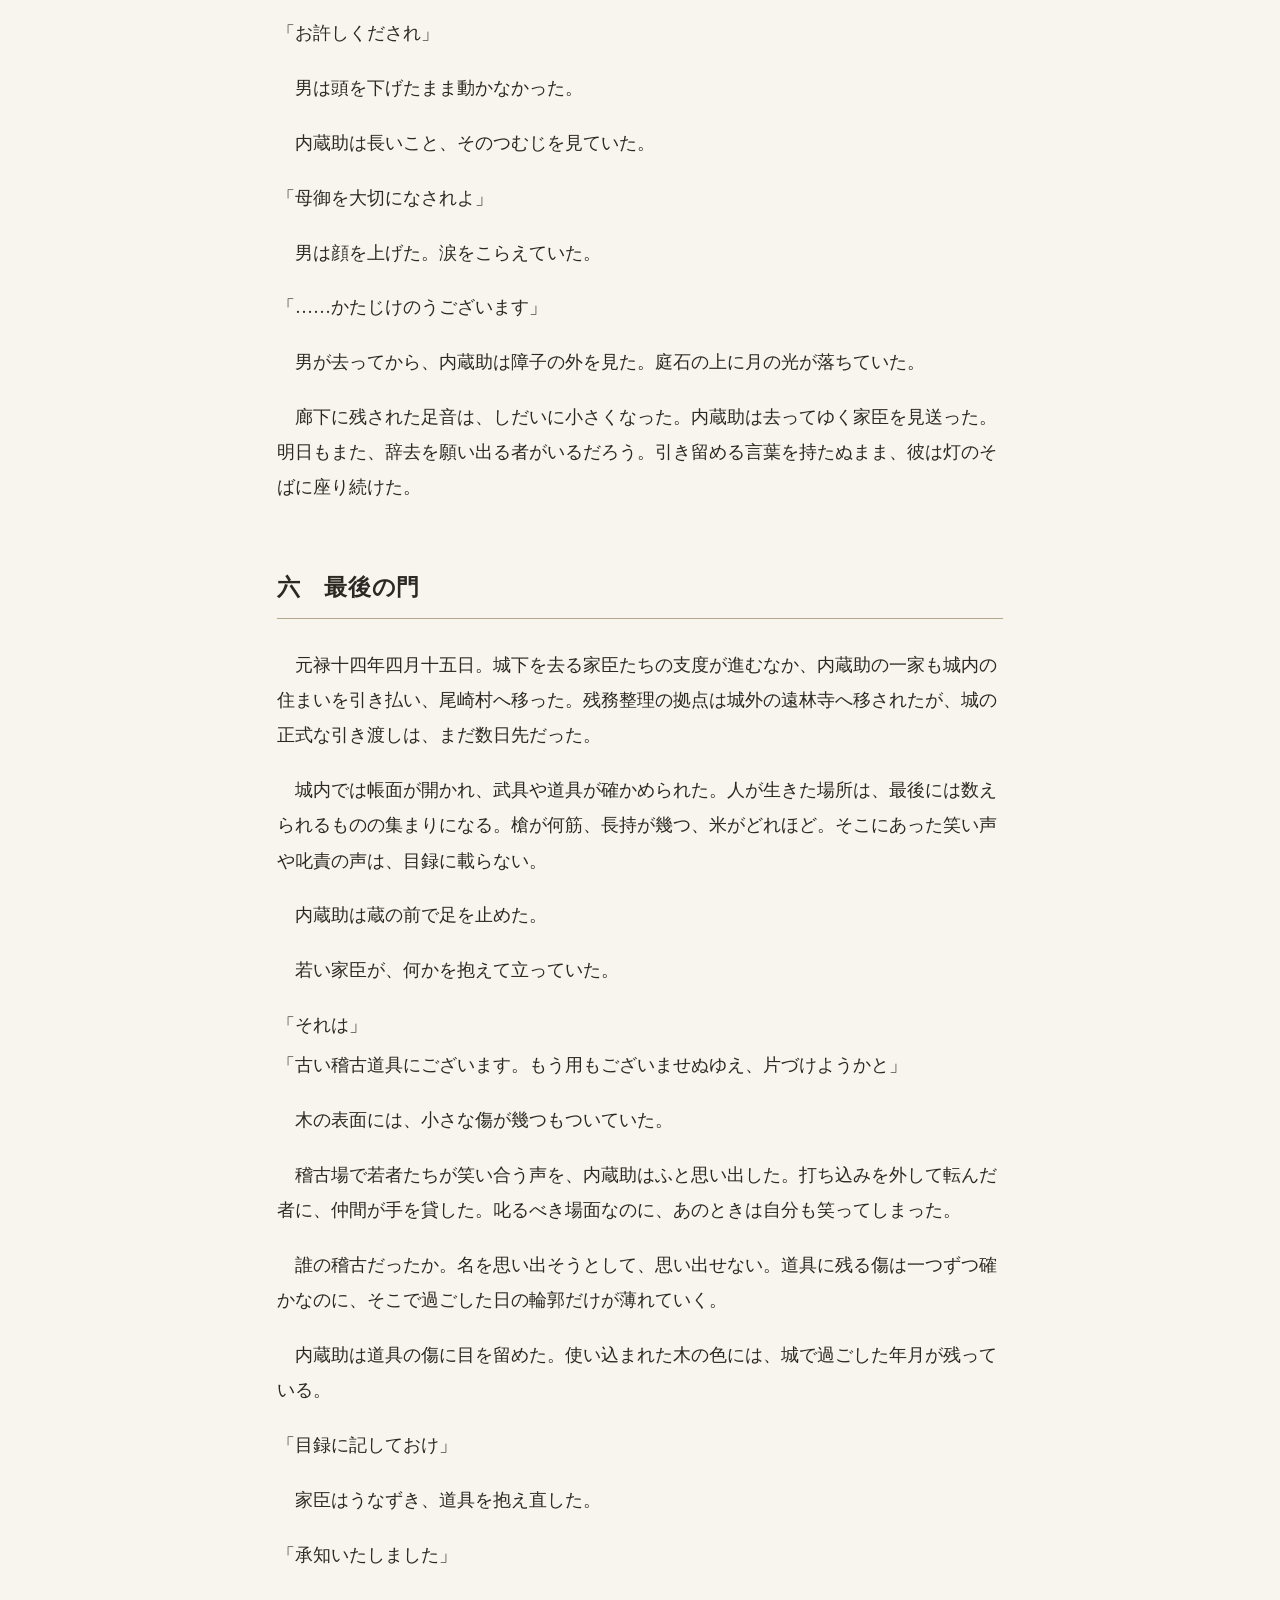
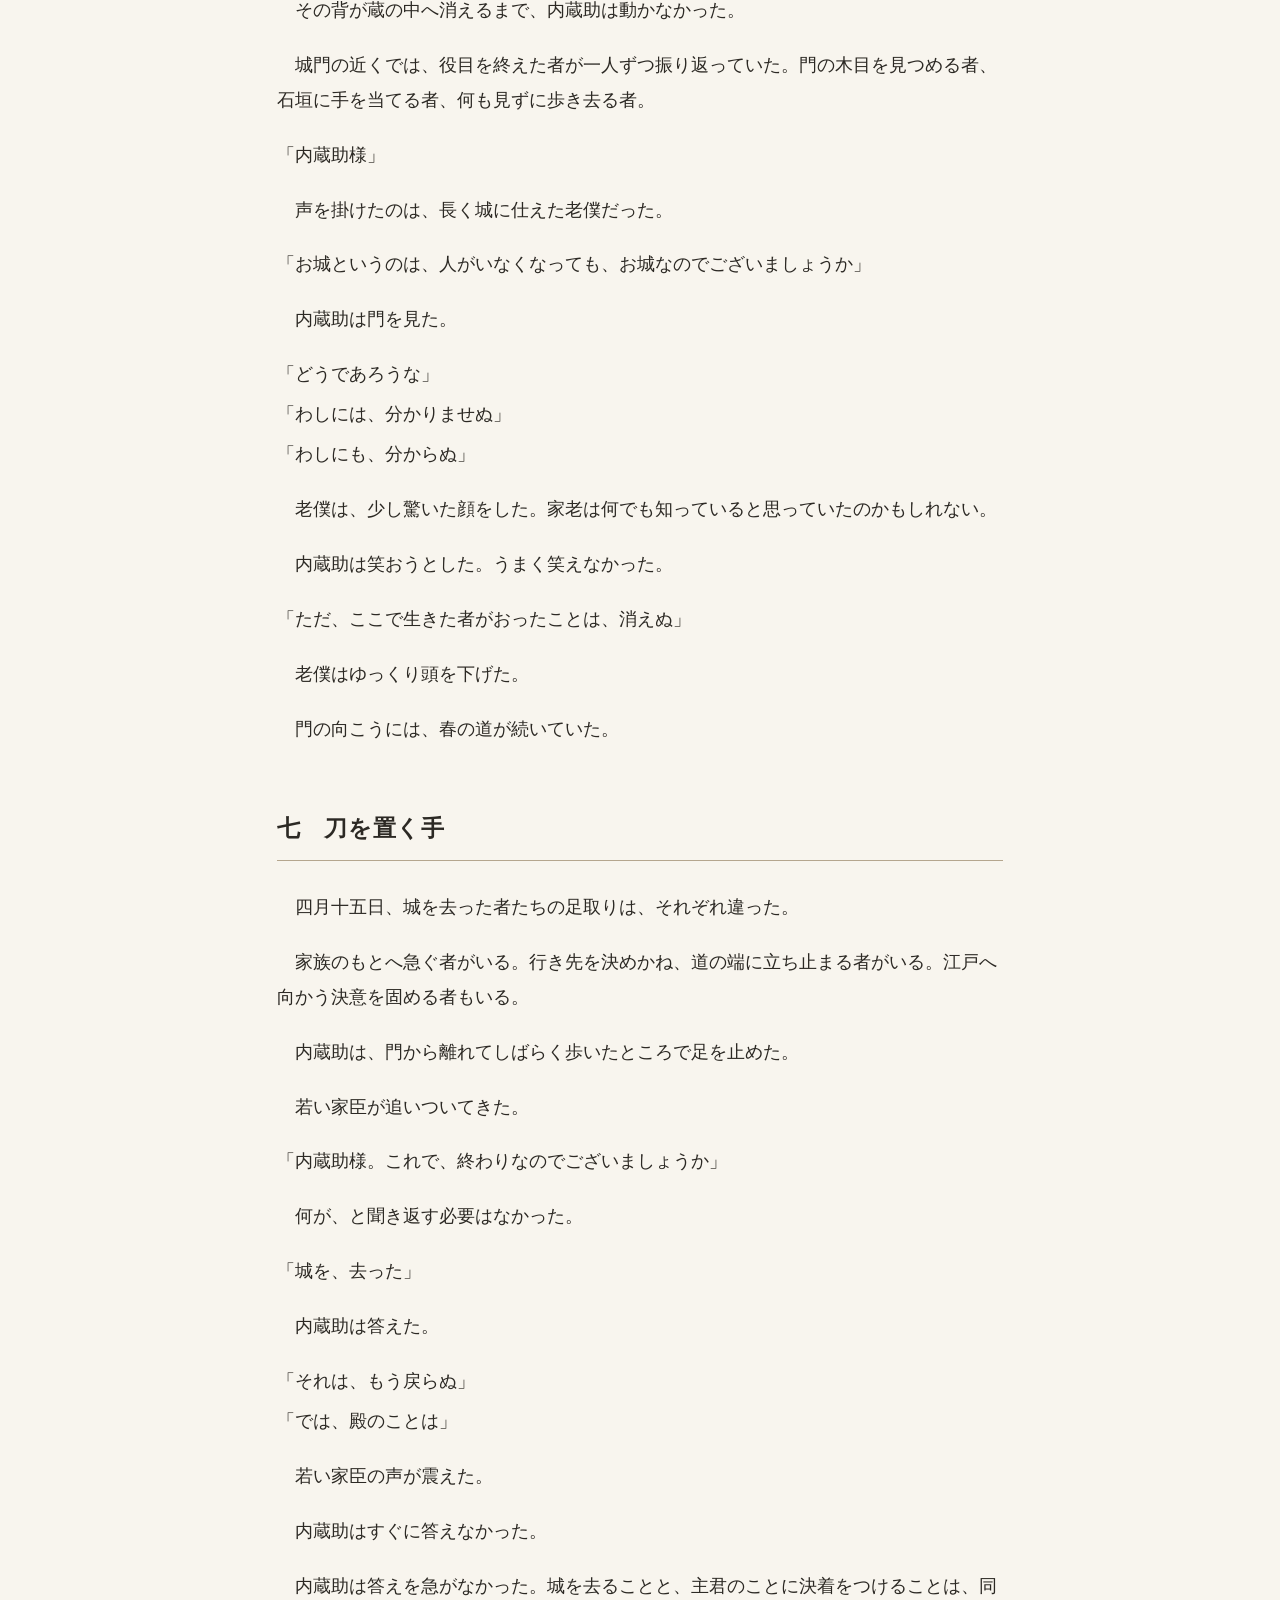
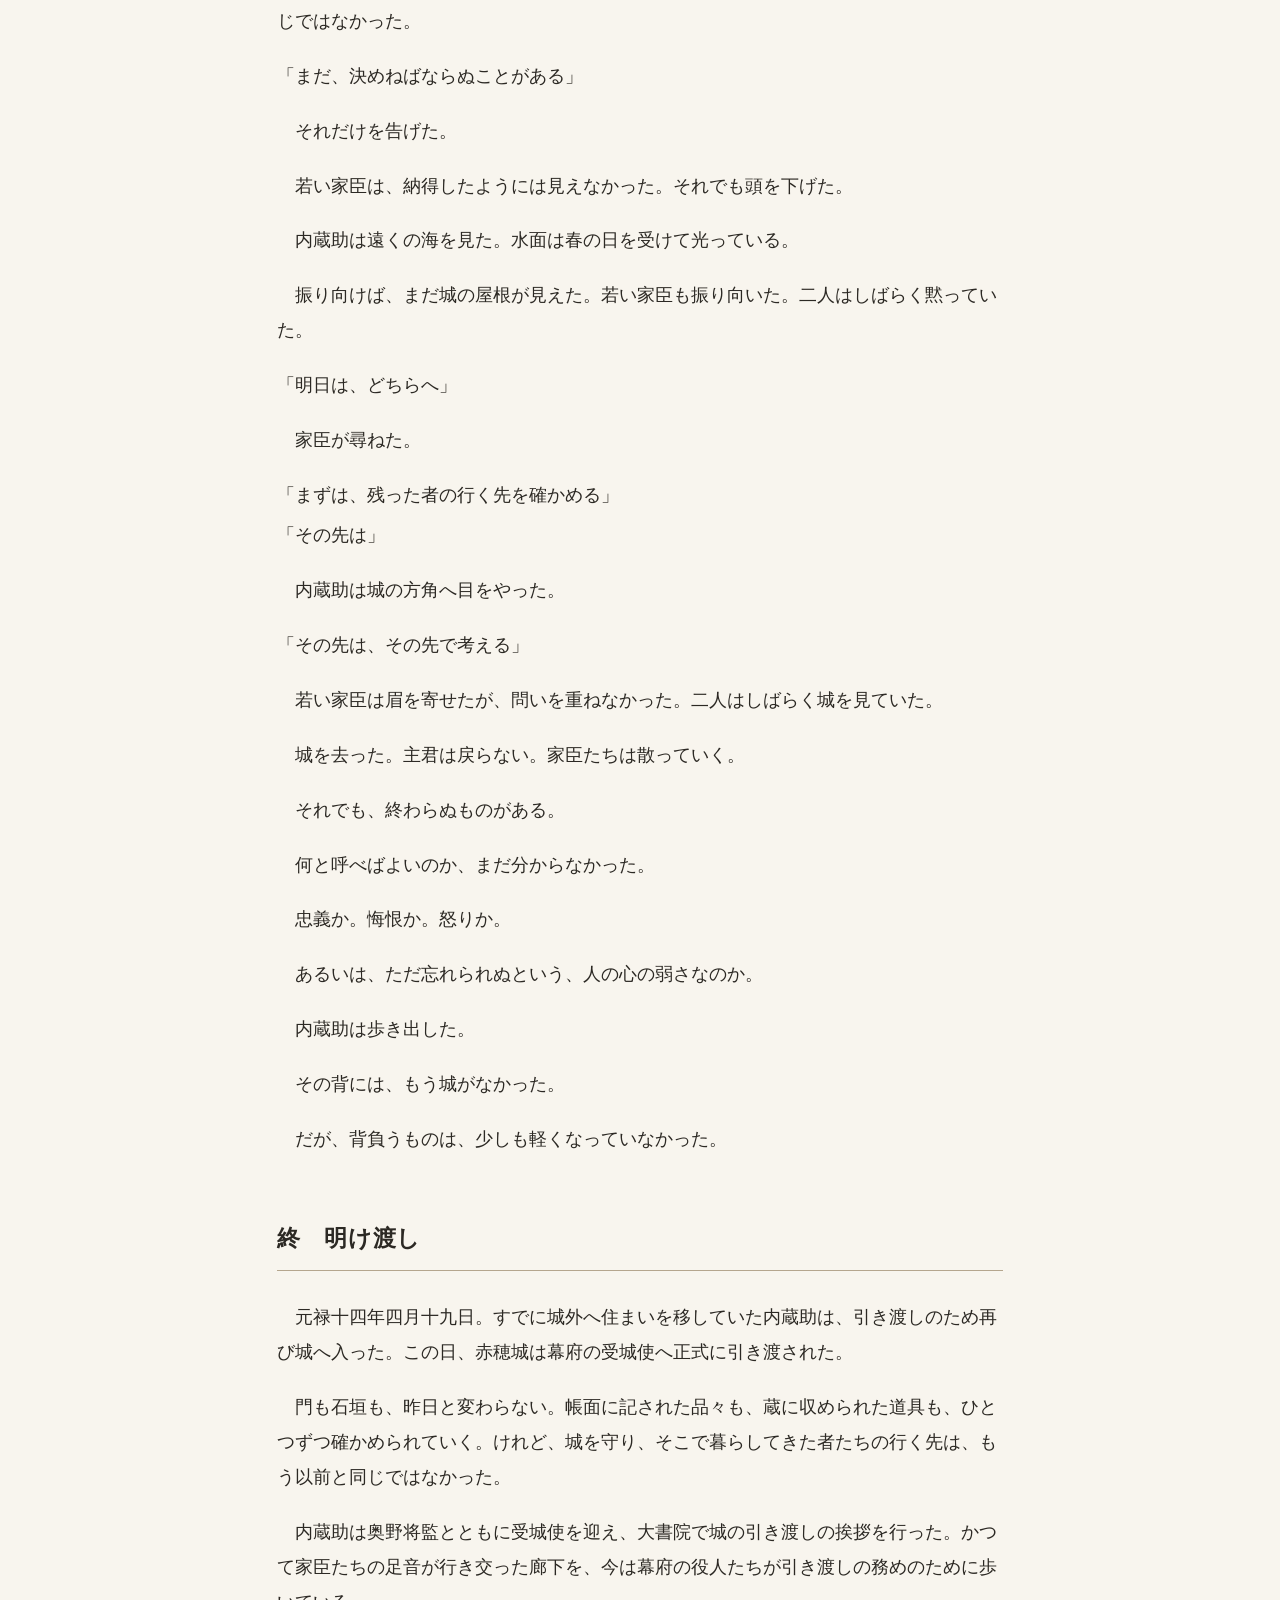
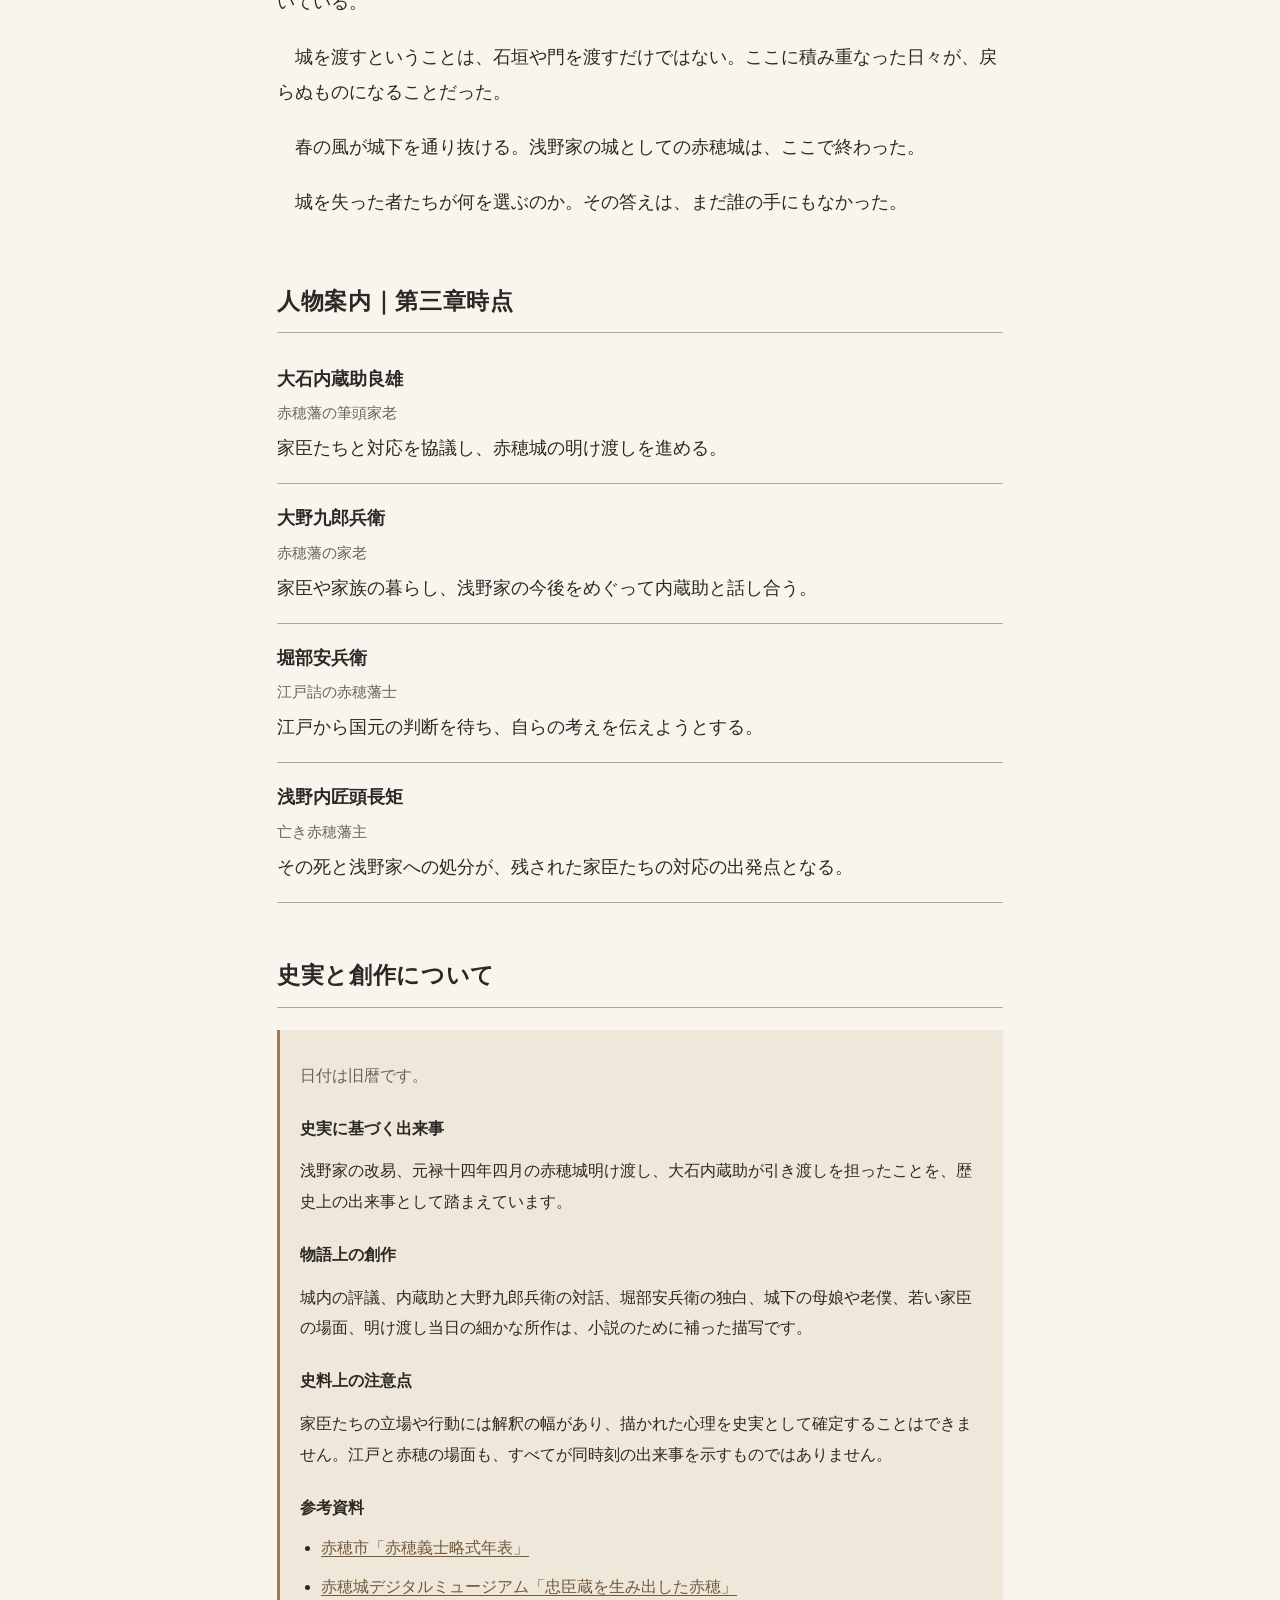
<file: ako-ronin/chapter03.html>
<!DOCTYPE html>

<html lang="ja"><head><meta charset="utf-8"/><meta content="width=device-width,initial-scale=1" name="viewport"/><title>第三章 赤穂城明け渡し｜赤穂浪士</title><style>*{box-sizing:border-box}html{scroll-behavior:smooth}body{margin:0;background:#f8f5ee;color:#2c2924;font-family:"Hiragino Mincho ProN","Yu Mincho",serif;font-size:18px;line-height:2.25}header,footer{background:#293630;color:#fff;padding:12px 22px}header a,footer a{color:#f2e7d5}main{max-width:770px;margin:auto;padding:34px 23px 90px}h1{font-size:clamp(1.8rem,5vw,2.5rem);letter-spacing:.13em}h2{font-size:1.27em;margin:3em 0 1.5em;border-bottom:1px solid #c9bba6;padding-bottom:.5em}p{margin:1.1em 0;text-indent:1em}p.dialogue{text-indent:0;margin:1.5em 0}p.inner{font-style:italic;color:#625141;margin:1.6em 1em;text-indent:0}p.break{text-align:center;text-indent:0;color:#8b7962;margin:2em 0}nav{display:flex;gap:15px;flex-wrap:wrap}a{color:#73583a}.kicker{color:#826d51;letter-spacing:.14em;font-size:.85em}.note{padding:15px 18px;background:#eee7da;border-left:3px solid #9b7a51;font-size:.85em;line-height:1.8;margin:24px 0}.note p{text-indent:0;margin:.4em 0}ruby rt{font-size:.52em}body.hide-ruby rt{display:none}.reader-tools{position:fixed;z-index:40;top:12px;right:12px;background:#f2eadc;color:#2c2924;border-radius:12px;padding:10px;display:flex;gap:9px;align-items:center;box-shadow:0 5px 22px #0003;font:14px system-ui,sans-serif}.reader-tools button{border:1px solid #9b907d;border-radius:20px;background:white;padding:8px 12px;cursor:pointer;color:#29251f}button:focus-visible{outline:3px solid #8d7452}@media(max-width:700px){.reader-tools{top:auto;bottom:16px;left:12px;right:12px;justify-content:center;transform:translateY(calc(100% + 35px));opacity:0;pointer-events:none;transition:transform .22s,opacity .22s}body.menu-open .reader-tools{transform:translateY(0);opacity:1;pointer-events:auto}}
/* 組版は一元管理。行末の自動均等化やpretty折返しは使用しない */
main section p{display:block;max-width:none;width:auto;line-height:1.9;margin:.9em 0;text-align:start;text-wrap:wrap;letter-spacing:normal;word-spacing:normal;white-space:normal;word-break:normal;overflow-wrap:normal;line-break:strict;text-indent:1em}
main section p.dialogue{margin:.35em 0 .55em;text-indent:0}
main section p.dialogue+p.dialogue{margin-top:.15em}
main section p.inner{margin:1em 0 1.1em 1em;text-indent:0;font-style:italic}
main section p.break{text-align:center;text-indent:0;margin:2em 0}
main section ruby{white-space:normal}
@media(max-width:700px){main{padding-left:20px;padding-right:20px}}

main p.dialogue {text-indent:0 !important; margin-top:.28em !important; margin-bottom:.28em !important;}
main p.dialogue + p.dialogue {margin-top:.12em !important;}

main p.dialogue{text-indent:0!important;margin-top:.28em!important;margin-bottom:.28em!important;}

/* Unified, compact reader controls */
:root{--reader-font-size:18px}
html{scroll-behavior:smooth;scroll-padding-top:75px}
main{font-size:var(--reader-font-size);overflow-wrap:break-word;min-width:0}
main p,main li,main .person,main .panel{overflow-wrap:break-word}
.reader-launch{position:fixed;right:max(12px,calc((100vw - 780px)/2));top:12px;z-index:30}
.reader-launch button,.reader-panel button{font-family:system-ui,sans-serif;border:1px solid var(--line);border-radius:10px;background:var(--soft);color:var(--ink);padding:9px 12px;cursor:pointer;touch-action:manipulation}
.reader-launch button{box-shadow:0 3px 16px #0002;font-size:13px;min-height:42px}
.reader-panel[hidden]{display:none!important}
.reader-panel{position:fixed;right:max(12px,calc((100vw - 780px)/2));top:62px;z-index:31;width:min(355px,calc(100vw - 24px));max-height:calc(100dvh - 78px);overflow:auto;background:var(--paper);color:var(--ink);border:1px solid var(--line);border-radius:15px;box-shadow:0 12px 45px #0004;padding:16px;font-family:system-ui,sans-serif;font-size:14px}
.reader-panel-head,.reader-option{display:flex;align-items:center;justify-content:space-between;gap:12px}
.reader-panel-head{padding-bottom:12px;border-bottom:1px solid var(--line)}
.reader-panel-head button{padding:5px 11px}
.reader-option{padding:14px 0;border-bottom:1px solid var(--line)}
.size-buttons{display:flex;align-items:center;gap:8px}
.size-buttons button{font-size:21px;font-weight:600;width:43px;height:43px;padding:0}
.size-buttons output{min-width:43px;text-align:center;font-variant-numeric:tabular-nums}
.reader-panel button:disabled{opacity:.4;cursor:default}
.reader-links{display:flex;justify-content:space-between;gap:10px;padding:14px 0;border-bottom:1px solid var(--line)}
.reader-links a{color:var(--accent);text-decoration:underline}
.reader-hint{font-size:12px;line-height:1.7;color:var(--muted);margin:10px 0 0;text-indent:0}
#reading-progress{position:fixed;top:0;left:0;right:0;height:3px;z-index:35;pointer-events:none}
#reading-progress-fill{height:100%;width:0;background:#aa6d4b;transition:width .1s linear}
@media(max-width:600px){header{padding-right:145px}main{padding:38px 18px 75px}.people{grid-template-columns:1fr}}

/* Chapter theme and text flow */
:root{--paper:#f8f5ee;--ink:#2c2924;--muted:#6e6253;--line:#d8ccbb;--accent:#73583a;--soft:#eee7da}
body{background:var(--paper)!important;color:var(--ink)!important}
main{font-size:var(--reader-font-size)!important;overflow-wrap:break-word;max-width:770px}
main section p{overflow-wrap:break-word;word-break:normal;white-space:normal;text-align:left;text-wrap:wrap}
html[data-theme="night"]{--paper:#1e2324;--ink:#e9e0d3;--muted:#b7aaa0;--line:#555c5c;--accent:#d8bb8d;--soft:#343838;color-scheme:dark}
html[data-theme="night"] .note{background:#343838;color:var(--ink)}
html[data-theme="night"] main .inner{color:#c4af91}
html[data-theme="night"] h2{border-color:#62605b}
html[data-theme="night"] main a{color:var(--accent)}
html[data-theme="night"] header a,html[data-theme="night"] footer a{color:#f2e7d5}
@media(max-width:600px){header{padding-right:150px!important}}
</style><style id="unified-navigation-style">.ako-unified-nav{position:sticky;top:0;z-index:9999;background:#292722;color:#fff;padding:9px 14px;display:flex;align-items:center;gap:12px;flex-wrap:wrap;font-family:system-ui,sans-serif;font-size:13px;box-shadow:0 2px 7px #0003}.ako-unified-nav a{color:#fff;text-decoration:none;border-bottom:1px solid #ffffff70}.ako-unified-nav select{min-width:150px;max-width:230px;background:#faf7f0;color:#222;border:1px solid #aaa;border-radius:6px;padding:6px;font-size:13px}.ako-unified-nav .ako-label{font-weight:700}.ako-unified-nav .ako-next{margin-left:auto}.ako-unified-nav a[aria-disabled="true"]{opacity:.35;pointer-events:none}@media(max-width:540px){.ako-unified-nav{gap:7px;padding:8px}.ako-unified-nav .ako-label{width:100%;font-size:12px}.ako-unified-nav select{flex:1;min-width:110px}.ako-unified-nav .ako-next{margin-left:0}}</style><style>
/* Step 3: keep section shortcuts without duplicating chapter navigation. */
.ako-unified-nav .ako-section-links{display:inline-flex;flex-wrap:wrap;gap:.5rem;align-items:center}
.ako-unified-nav .ako-section-links a{font-size:.83em;opacity:.85}
</style><link rel="stylesheet" href="reader.css?v=7"/></head><body><header class="book-header book-header-compact"><a class="book-title" href="index.html">赤穂浪士 — 元禄の忠義</a><nav class="book-nav" aria-label="章の移動"><a href="index.html">総合目次</a><a href="chapter02.html">← 前へ</a><a href="interlude01.html">次へ →</a></nav></header><div aria-hidden="true" id="reading-progress"><div id="reading-progress-fill"></div></div><div class="reader-launch"><button aria-controls="reader-panel" aria-expanded="false" aria-label="読書メニューを開く" id="reader-open" type="button">☰ <span>読書メニュー</span></button></div><dialog class="reader-panel" aria-labelledby="reader-heading" id="reader-panel">
<div class="reader-panel-head"><strong id="reader-heading">読書メニュー</strong><button aria-label="閉じる" id="reader-close" type="button">✕</button></div>
<div class="reader-option reader-chapter"><label for="reader-chapter-select">章を選ぶ</label><select id="reader-chapter-select" aria-label="章を選ぶ" onchange="location.href=this.value"><option value="index.html">総合目次</option><option value="chapter01.html">第一章｜元禄の春</option><option value="chapter02.html">第二章｜松の廊下</option><option value="chapter03.html" selected>第三章｜赤穂城明け渡し</option><option value="interlude01.html">幕間一｜城を失った人々</option><option value="chapter04.html">第四章｜山科の静寂</option><option value="chapter05.html">第五章｜散りゆく同志</option><option value="chapter06.html">第六章｜円山の決断</option><option value="interlude02.html">幕間二｜城を離れて、道を選ぶ</option><option value="chapter07.html">第七章｜誓いの行方</option><option value="chapter08.html">第八章｜江戸の夜を測る</option><option value="chapter09.html">第九章｜雪の門</option><option value="chapter10.html">第十章｜残された春</option></select></div><div class="reader-option"><span>画面表示</span><button id="night-toggle" type="button">夜表示</button></div>
<div class="reader-option"><span>文字サイズ</span><div class="size-buttons"><button aria-label="文字を小さくする" id="font-minus" type="button">−</button><output aria-live="polite" id="font-current">18px</output><button aria-label="文字を大きくする" id="font-plus" type="button">＋</button></div></div>
<div class="reader-option"><span>ルビ（ふりがな）</span><button id="ruby-toggle" type="button" aria-pressed="true">ルビ：オン</button></div><div class="reader-option"><span>このページの読書進捗</span><output id="reading-percent" aria-live="off">0%</output></div><div class="reader-links"><a href="#people">人物案内</a><a href="chapter02.html">← 第二章</a><a href="index.html">総合目次</a><a href="interlude01.html">幕間一 →</a></div>
<div class="reader-option"><span>前回の位置</span><button id="resume-reading" type="button">続きから</button></div>
<p class="reader-hint">表示設定は全ページで共通です。読書位置はページごとにこの端末へ保存します。</p>
</dialog><main><div class="chapter-label">第三章</div><h1>赤穂城明け渡し</h1><section><h2>序　春の知らせ</h2><p>赤穂の春は、いつも海から始まった。朝の光が塩田の水面を白く染め、城下の道には荷車の轍が残る。城下にはいつもの朝が来ていたが、城内では江戸から届いた知らせへの対応が続いていた。</p><p>江戸から急使が到着して以来、城の中では足音が絶えなかった。廊下を走る者、書付を抱えて立ち尽くす者、誰かの顔を見ては何も聞けずに目を伏せる者。誰もが、言葉を口にすれば事実が固まってしまうことを恐れているようだった。</p><p>三月十九日、最初の急使に続いて書状や別の急使も赤穂へ届いた。刃傷だけでなく、主君がその日のうちに切腹したことも伝わった。大石内蔵助は、届いた書状の一通を読み終えていた。紙は薄い。指でつまめば、向こう側の灯りが透けそうなほど薄い。それが人の命の重さを伝えてくるのだから、世の中は不思議なものだ。</p><p>内蔵助は書状を畳み、机の端へ置いた。廊下には次の指示を待つ家臣が控えていた。</p><p class="dialogue">「江戸からの報せは、すべて集めよ。伝聞と書状を混ぜてはならぬ」</p><p>家臣が頭を下げる。</p><p class="dialogue">「城下には、どこまで知らせましょう」</p><p class="dialogue">「隠し通せることではない。だが、分からぬことまで分かったように申すな」</p><p>家臣が書き留めるのを見届けると、内蔵助は次の書状へ手を伸ばした。</p><p>城の外では、魚を売る声が上がった。今日も人は飯を食い、働き、夜になれば戸を閉める。殿の死を知らない者たちの暮らしは、まだ壊れていなかった。</p></section><section><h2>一　集まる者たち</h2><p>三月二十七日から二十九日にかけて、藩士たちを集めた大評定が開かれた。城中の広間に、重臣たちが集まり始めた。畳の上に座る位置は昨日までと同じだったが、誰もがそこにいる意味を失っていた。</p><p>浅野家はどうなるのか。城はどうなるのか。俸禄は。妻子は。赤穂の領民は。</p><p>声に出される問いは少なく、出されない問いのほうが多かった。</p><p>大野九郎兵衛は、内蔵助の顔をじっと見ていた。年長の家老である。彼には彼の経験があり、守らねばならぬ家族もある。</p><p class="dialogue">「内蔵助殿。まずは幕府の沙汰を確かめねばならぬ。うかつに動けば、残る者まで道を失う」</p><p class="dialogue">「承知しております」</p><p>内蔵助はうなずいた。</p><p>その横から、別の声が上がる。</p><p class="dialogue">「しかし、殿が一方的に腹を切らされ、相手方には咎めなしとは。これを黙って受けよと申されるか」</p><p>畳を押す手に力が入っていた。</p><p class="dialogue">「黙れとは申しておらぬ」</p><p>内蔵助は答えた。</p><p class="dialogue">「ただ、怒りに任せて決めたことは、後で取り消せぬ」</p><p class="dialogue">「取り消せぬことなら、すでに江戸で起きております！」</p><p>声が跳ねた。誰も咎めなかった。その場の全員が、似た言葉を胸に持っていたからだ。</p><p>末席にいた若侍が、膝の上で拳を握りしめていた。内蔵助には、その指の白さが見えた。若者は何度も口を開きかけ、結局、声を出さなかった。</p><p class="dialogue">「申したいことがあるなら、申せ」</p><p>内蔵助に促されると、若侍は一度だけ周囲を見回した。</p><p class="dialogue">「父も兄も、浅野家に仕えてまいりました。城を渡すとなれば、父に何と申し開きすればよいのでしょう」</p><p>死んだ父に申し開きが立たぬ。生きている母に顔向けできぬ。そんな言葉が、これから幾度も交わされるのだろう。</p><p class="dialogue">「わしにも、先祖がおる」</p><p>内蔵助は答えた。</p><p class="dialogue">「その先祖の名を借りて、いま生きている者の命を軽く扱うことだけは、したくない」</p><p>若侍はうつむいた。納得したのではない。納得できぬまま、言葉を飲み込んだのだ。内蔵助はその沈黙を、勝ち負けに変えたくなかった。</p><p>内蔵助は、その家臣を見た。怒っている男の目は赤い。眠れていないのだろう。怒りは時に、悲しみが着る鎧になる。</p><p>代わりに内蔵助は、城の勘定と武具の目録を急ぎ整えるよう命じた。いま目の前にある仕事を片づける。それは逃げなのか、それとも務めなのか。自分でも、まだ分からなかった。</p></section><section><h2>二　江戸にいる男</h2><p>江戸では、赤穂の知らせを待つ者とは別に、赤穂からの決断を待つ者たちがいた。</p><p>堀部安兵衛は、話を聞き終えてもすぐには返事をしなかった。若いころの気性を知る者なら、沈黙を不思議に思ったかもしれない。</p><p class="dialogue">「殿が亡くなられた。それで終わりにするのか」</p><p>ようやく出た声は、低かった。</p><p>そばにいた同志が言う。</p><p class="dialogue">「国元では、城をどうするか評議が始まっておろう」</p><p class="dialogue">「城か」</p><p>安兵衛は短く繰り返した。</p><p>城を守る。城を明け渡す。どちらの言葉も、今はひどく遠い。彼の頭から離れないのは、江戸城の廊下で倒れた主君の姿だった。実際に見たわけではない。見ていないからこそ、想像の中では何度でも刃が抜かれ、何度でも取り押さえられる。</p><p class="inner">なぜ、誰も止められなかった。</p><p>その問いは、誰かを責めるためのものではなかった。</p><p class="inner">なぜ、わしはそこにいなかった。</p><p>答えの出ぬ問いを、安兵衛は握りつぶすように拳を閉じた。</p><p class="dialogue">「国元へ、我らの考えを伝えねばならぬ」</p><p class="dialogue">「何と伝える」</p><p class="dialogue">「殿の無念を、忘れてはならぬと」</p><p>言葉にすると簡単だった。だが、忘れないことと、何かを成すことの間には深い溝がある。</p><p>安兵衛はその溝を、まだ見ていなかった。あるいは、見えていても飛び越えるつもりだった。</p><p>江戸の空には春霞がかかっていた。赤穂の空も同じ色だろうか。彼には分からなかった。</p></section><section><h2>三　城下の灯</h2><p>城下の小さな家では、母親が米びつの底を見ていた。米はまだある。だが、来月も同じように買えるだろうか。</p><p class="dialogue">「お城がなくなるの？」</p><p>幼い娘が聞いた。</p><p>母親は手を止めた。誰がそんなことを言ったのだろう。井戸端か、店先か。知らせは足の速い者よりも速く、形を変えながら広がっていく。</p><p class="dialogue">「お城は、急にはなくならないよ」</p><p class="dialogue">「じゃあ、お殿様は帰ってくる？」</p><p>母親は返事ができなかった。</p><p>娘は、母の袖をつまんだ。小さな指先に力が入る。母は、その手をほどくことができなかった。</p><p class="dialogue">「帰ってこないの？」</p><p>母は膝を折り、娘と目の高さをそろえた。正しい言い方など知らない。ただ、嘘をつけば、この子はその嘘を信じて待ち続けるだろう。</p><p class="dialogue">「お殿様は、もう帰ってこられないんだよ」</p><p>娘はすぐには泣かなかった。しばらく考えてから、母の胸に額を押しつけた。母は娘の背中を撫でた。自分の手が震えていることに、そのとき初めて気づいた。</p><p>娘は母の顔を見上げた。答えがないことが、答えなのだと知るには、まだ幼すぎた。</p><p class="dialogue">「今日はお手伝いする」</p><p>娘はそう言って、桶を持ち上げようとした。重すぎて、持ち上がらない。</p><p>母親は小さく笑い、娘と二人で桶の取っ手を持った。</p><p>塩田では、働き手が手を休めて城の方角を見た。</p><p class="dialogue">「年貢はどうなる」</p><p class="dialogue">「次のお殿様が来るのか」</p><p class="dialogue">「そもそも、わしらは誰に仕えることになる」</p><p>答える者はいなかった。</p><p>彼らにとって城は、遠くから見上げる石垣であり、時に厳しい役所であり、祭りの日に道を行く行列でもあった。殿の顔を知らぬ者でも、その家の行く末と無縁ではいられない。</p><p>夕暮れ、家々に灯がともった。</p><p>内蔵助は城の高みから、その小さな灯を見た。</p><p class="inner">あれを消してはならぬ。</p><p>胸に浮かんだのは、誰の顔でもなく、町の灯だった。</p><p>家臣に聞かれれば、領民を守るのは当然だと答えただろう。だが、その当然を守るために、何を諦めねばならないのか。そこまでは、まだ考え切れなかった。</p></section><section><h2>四　籠城という言葉</h2><p>評議は長引いた。声を荒らげる者がいれば、黙って座り続ける者もいた。膝を正す音までが、険しく聞こえた。</p><p class="dialogue">「城を枕に討死する。それこそ武士の道ではないか」</p><p>一人が言った。</p><p>別の者が返す。</p><p class="dialogue">「討死すれば、殿が戻るのか」</p><p class="dialogue">「戻らぬ。だからこそ、我らの覚悟を示すのだ」</p><p class="dialogue">「その覚悟に、城下の者を巻き込むのか」</p><p>部屋が静まった。</p><p>その沈黙を破ったのは、戸の外から聞こえた鳥の声だった。庭には、いつもと同じ朝がある。だが広間の者たちは、もう以前と同じ朝を迎えられない。</p><p class="dialogue">「では、幕府の沙汰に従うばかりが、我らの忠義と申されるか」</p><p>問うた男の頬はこけていた。何日も眠れていないのだろう。</p><p class="dialogue">「従うことが忠義かどうか、わしにも分からぬ」</p><p>内蔵助は自分の答えに、広間がざわめくのを感じた。家老ならば言い切るべきなのかもしれない。だが、言い切れるほど簡単なことではなかった。</p><p class="dialogue">「分からぬからこそ、明日を失う決め方は避けたい」</p><p>武士として恥を忍ぶことと、武士として恥を知らぬことは違う。内蔵助はそう思った。けれど、それを言葉にすれば、苦しい理屈にしか聞こえない気もした。</p><p>城に立て籠もれば、幕府は兵を向けるかもしれない。家臣は刀を持てる。だが、城下の子どもは何を持って逃げるのか。</p><p>内蔵助は、しばらく口を開かなかった。</p><p class="inner">戦うなら、相手は誰だ。</p><p>吉良か。幕府か。自分たちを取り巻く、もう動かせない沙汰そのものか。</p><p class="dialogue">「内蔵助殿」</p><p>促され、彼は顔を上げた。</p><p class="dialogue">「籠城の覚悟がないと申すのではない」</p><p>一語ずつ置いた。</p><p class="dialogue">「覚悟を口にするのは、わしにもできる。だが、城を閉ざせば、最後に泣くのは刀を持たぬ者かもしれぬ」</p><p class="dialogue">「では、何もせず城を渡せと」</p><p class="dialogue">「何もせず、ではない」</p><p>内蔵助の声は、思いのほか強くなった。</p><p class="dialogue">「渡すにしても、我らには果たすべきことがある。城の中の品々、家臣の暮らし、城下の平穏。すべてを投げ捨てて、忠義を尽くしたと胸を張れるか」</p><p>言った後で、内蔵助は息をついた。</p><p>彼もまた、胸を張れる答えを持っていなかった。</p><p class="dialogue">「城を渡せば、我らは何者になるのです」</p><p>若い家臣が尋ねた。怒鳴ってはいなかった。だからこそ、問いは深く届いた。</p><p>内蔵助はその顔を見た。</p><p class="inner">何者になる。</p><p>家臣ではなくなるのか。主君を失った時点で、もうそうなのか。</p><p class="dialogue">「まだ、決めつけるな」</p><p>それが、今できる精いっぱいの返事だった。</p></section><section><h2>五　離れる者、残る者</h2><p>評議を重ねるうち、人の心は一つではないことがはっきりしてきた。</p><p>ある者は殉死を語り、ある者は浅野家再興への望みを捨てなかった。ある者は家族を連れて土地を離れる算段を始めた。</p><p>誰もが同じ殿に仕えていた。それでも、同じ未来を選ぶわけではない。</p><p>大野九郎兵衛は内蔵助と向かい合った。</p><p class="dialogue">「わしには、守らねばならぬ者がおる」</p><p class="dialogue">「存じております」</p><p class="dialogue">「それを卑怯と呼ぶ者もおろう」</p><p>内蔵助は首を横に振った。</p><p class="dialogue">「人の家の重さを、他人が量れるものではありませぬ」</p><p>大野は少しだけ目を細めた。</p><p class="dialogue">「そう申すおぬしは、何を守る」</p><p>内蔵助は答えられなかった。</p><p>家。家臣。赤穂。主君の名。どれか一つを選べば、ほかを裏切る気がした。</p><p>大野が去ったあと、部屋には畳の匂いだけが残った。</p><p>その夜、家臣の一人が辞去を願い出た。家には年老いた母がいるという。</p><p class="dialogue">「お許しくだされ」</p><p>男は頭を下げたまま動かなかった。</p><p>内蔵助は長いこと、そのつむじを見ていた。</p><p class="dialogue">「母御を大切になされよ」</p><p>男は顔を上げた。涙をこらえていた。</p><p class="dialogue">「……かたじけのうございます」</p><p>男が去ってから、内蔵助は障子の外を見た。庭石の上に月の光が落ちていた。</p><p>廊下に残された足音は、しだいに小さくなった。内蔵助は去ってゆく家臣を見送った。明日もまた、辞去を願い出る者がいるだろう。引き留める言葉を持たぬまま、彼は灯のそばに座り続けた。</p></section><section><h2>六　最後の門</h2><p>元禄十四年四月十五日。城下を去る家臣たちの支度が進むなか、内蔵助の一家も城内の住まいを引き払い、尾崎村へ移った。残務整理の拠点は城外の遠林寺へ移されたが、城の正式な引き渡しは、まだ数日先だった。</p><p>城内では帳面が開かれ、武具や道具が確かめられた。人が生きた場所は、最後には数えられるものの集まりになる。槍が何筋、長持が幾つ、米がどれほど。そこにあった笑い声や叱責の声は、目録に載らない。</p><p>内蔵助は蔵の前で足を止めた。</p><p>若い家臣が、何かを抱えて立っていた。</p><p class="dialogue">「それは」</p><p class="dialogue">「古い稽古道具にございます。もう用もございませぬゆえ、片づけようかと」</p><p>木の表面には、小さな傷が幾つもついていた。</p><p>稽古場で若者たちが笑い合う声を、内蔵助はふと思い出した。打ち込みを外して転んだ者に、仲間が手を貸した。叱るべき場面なのに、あのときは自分も笑ってしまった。</p><p>誰の稽古だったか。名を思い出そうとして、思い出せない。道具に残る傷は一つずつ確かなのに、そこで過ごした日の輪郭だけが薄れていく。</p><p>内蔵助は道具の傷に目を留めた。使い込まれた木の色には、城で過ごした年月が残っている。</p><p class="dialogue">「目録に記しておけ」</p><p>家臣はうなずき、道具を抱え直した。</p><p class="dialogue">「承知いたしました」</p><p>その背が蔵の中へ消えるまで、内蔵助は動かなかった。</p><p>城門の近くでは、役目を終えた者が一人ずつ振り返っていた。門の木目を見つめる者、石垣に手を当てる者、何も見ずに歩き去る者。</p><p class="dialogue">「内蔵助様」</p><p>声を掛けたのは、長く城に仕えた老僕だった。</p><p class="dialogue">「お城というのは、人がいなくなっても、お城なのでございましょうか」</p><p>内蔵助は門を見た。</p><p class="dialogue">「どうであろうな」</p><p class="dialogue">「わしには、分かりませぬ」</p><p class="dialogue">「わしにも、分からぬ」</p><p>老僕は、少し驚いた顔をした。家老は何でも知っていると思っていたのかもしれない。</p><p>内蔵助は笑おうとした。うまく笑えなかった。</p><p class="dialogue">「ただ、ここで生きた者がおったことは、消えぬ」</p><p>老僕はゆっくり頭を下げた。</p><p>門の向こうには、春の道が続いていた。</p></section><section><h2>七　刀を置く手</h2><p>四月十五日、城を去った者たちの足取りは、それぞれ違った。</p><p>家族のもとへ急ぐ者がいる。行き先を決めかね、道の端に立ち止まる者がいる。江戸へ向かう決意を固める者もいる。</p><p>内蔵助は、門から離れてしばらく歩いたところで足を止めた。</p><p>若い家臣が追いついてきた。</p><p class="dialogue">「内蔵助様。これで、終わりなのでございましょうか」</p><p>何が、と聞き返す必要はなかった。</p><p class="dialogue">「城を、去った」</p><p>内蔵助は答えた。</p><p class="dialogue">「それは、もう戻らぬ」</p><p class="dialogue">「では、殿のことは」</p><p>若い家臣の声が震えた。</p><p>内蔵助はすぐに答えなかった。</p><p>内蔵助は答えを急がなかった。城を去ることと、主君のことに決着をつけることは、同じではなかった。</p><p class="dialogue">「まだ、決めねばならぬことがある」</p><p>それだけを告げた。</p><p>若い家臣は、納得したようには見えなかった。それでも頭を下げた。</p><p>内蔵助は遠くの海を見た。水面は春の日を受けて光っている。</p><p>振り向けば、まだ城の屋根が見えた。若い家臣も振り向いた。二人はしばらく黙っていた。</p><p class="dialogue">「明日は、どちらへ」</p><p>家臣が尋ねた。</p><p class="dialogue">「まずは、残った者の行く先を確かめる」</p><p class="dialogue">「その先は」</p><p>内蔵助は城の方角へ目をやった。</p><p class="dialogue">「その先は、その先で考える」</p><p>若い家臣は眉を寄せたが、問いを重ねなかった。二人はしばらく城を見ていた。</p><p>城を去った。主君は戻らない。家臣たちは散っていく。</p><p>それでも、終わらぬものがある。</p><p>何と呼べばよいのか、まだ分からなかった。</p><p>忠義か。悔恨か。怒りか。</p><p>あるいは、ただ忘れられぬという、人の心の弱さなのか。</p><p>内蔵助は歩き出した。</p><p>その背には、もう城がなかった。</p><p>だが、背負うものは、少しも軽くなっていなかった。</p></section><section><h2>終　明け渡し</h2><p>元禄十四年四月十九日。すでに城外へ住まいを移していた内蔵助は、引き渡しのため再び城へ入った。この日、赤穂城は幕府の受城使へ正式に引き渡された。</p><p>門も石垣も、昨日と変わらない。帳面に記された品々も、蔵に収められた道具も、ひとつずつ確かめられていく。けれど、城を守り、そこで暮らしてきた者たちの行く先は、もう以前と同じではなかった。</p><p>内蔵助は奥野将監とともに受城使を迎え、大書院で城の引き渡しの挨拶を行った。かつて家臣たちの足音が行き交った廊下を、今は幕府の役人たちが引き渡しの務めのために歩いている。</p><p>城を渡すということは、石垣や門を渡すだけではない。ここに積み重なった日々が、戻らぬものになることだった。</p><p>春の風が城下を通り抜ける。浅野家の城としての赤穂城は、ここで終わった。</p><p>城を失った者たちが何を選ぶのか。その答えは、まだ誰の手にもなかった。</p></section><section class="character-guide" id="people"><h2>人物案内｜第三章時点</h2><dl class="character-list"><div><dt>大石内蔵助良雄</dt><dd><span class="character-role">赤穂藩の筆頭家老</span><span class="character-summary">家臣たちと対応を協議し、赤穂城の明け渡しを進める。</span></dd></div><div><dt>大野九郎兵衛</dt><dd><span class="character-role">赤穂藩の家老</span><span class="character-summary">家臣や家族の暮らし、浅野家の今後をめぐって内蔵助と話し合う。</span></dd></div><div><dt>堀部安兵衛</dt><dd><span class="character-role">江戸詰の赤穂藩士</span><span class="character-summary">江戸から国元の判断を待ち、自らの考えを伝えようとする。</span></dd></div><div><dt>浅野内匠頭長矩</dt><dd><span class="character-role">亡き赤穂藩主</span><span class="character-summary">その死と浅野家への処分が、残された家臣たちの対応の出発点となる。</span></dd></div></dl></section><section class="historical-note" id="historical-note"><h2>史実と創作について</h2><div class="historical-note-body"><p class="note-dates">日付は旧暦です。</p><h3>史実に基づく出来事</h3><p>浅野家の改易、元禄十四年四月の赤穂城明け渡し、大石内蔵助が引き渡しを担ったことを、歴史上の出来事として踏まえています。</p><h3>物語上の創作</h3><p>城内の評議、内蔵助と大野九郎兵衛の対話、堀部安兵衛の独白、城下の母娘や老僕、若い家臣の場面、明け渡し当日の細かな所作は、小説のために補った描写です。</p><h3>史料上の注意点</h3><p>家臣たちの立場や行動には解釈の幅があり、描かれた心理を史実として確定することはできません。江戸と赤穂の場面も、すべてが同時刻の出来事を示すものではありません。</p><h3>参考資料</h3><ul class="reference-list"><li><a href="https://www.city.ako.lg.jp/kensetsu/kankou/samurai/nenpyo2.html" target="_blank" rel="noopener noreferrer">赤穂市「赤穂義士略式年表」</a></li><li><a href="https://www.ako-castle.jp/learn/the-birthplace-of-chushingura/" target="_blank" rel="noopener noreferrer">赤穂城デジタルミュージアム「忠臣蔵を生み出した赤穂」</a></li></ul></div></section></main><footer class="book-footer"><nav aria-label="章の移動（末尾）"><a href="index.html">総合目次</a><a href="chapter02.html">← 前へ</a><a href="interlude01.html">次へ →</a></nav><p>赤穂浪士 — 元禄の忠義</p></footer><script src="reader.js?v=6"></script></body></html>
</file>
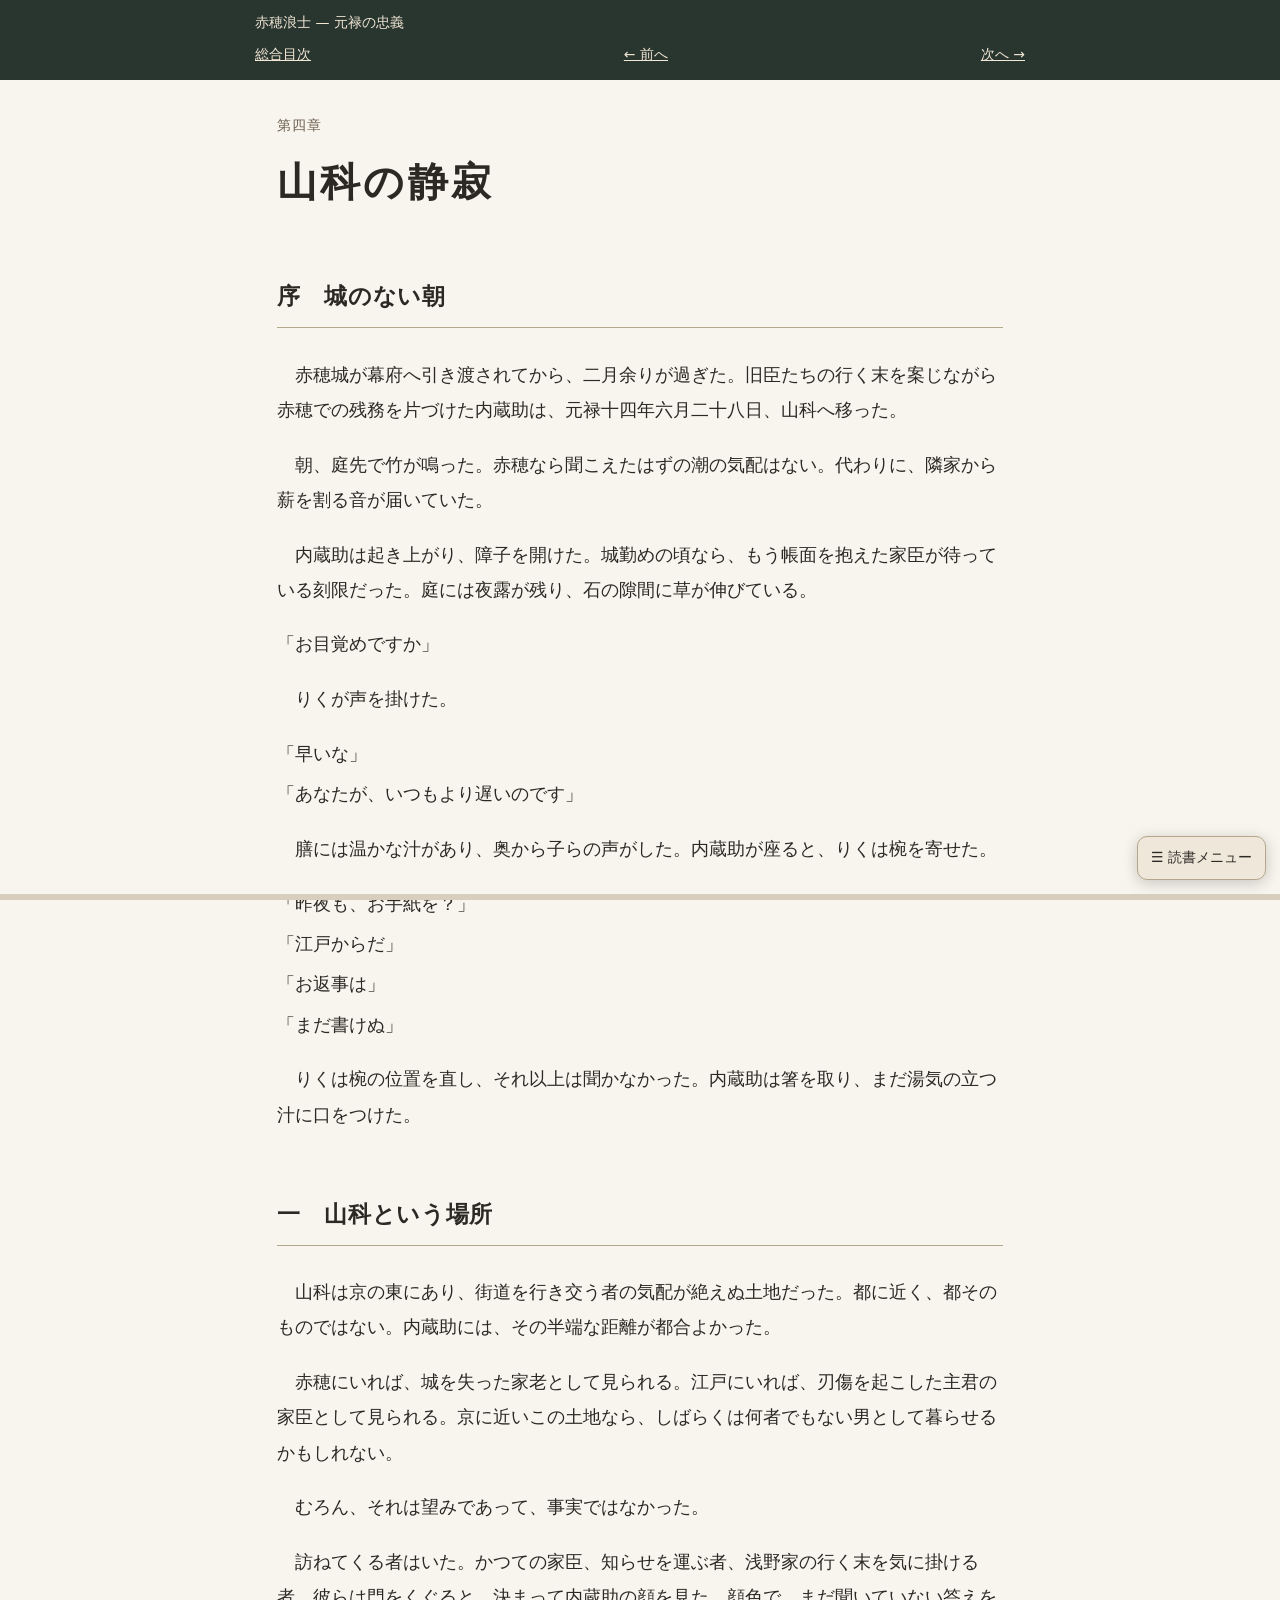
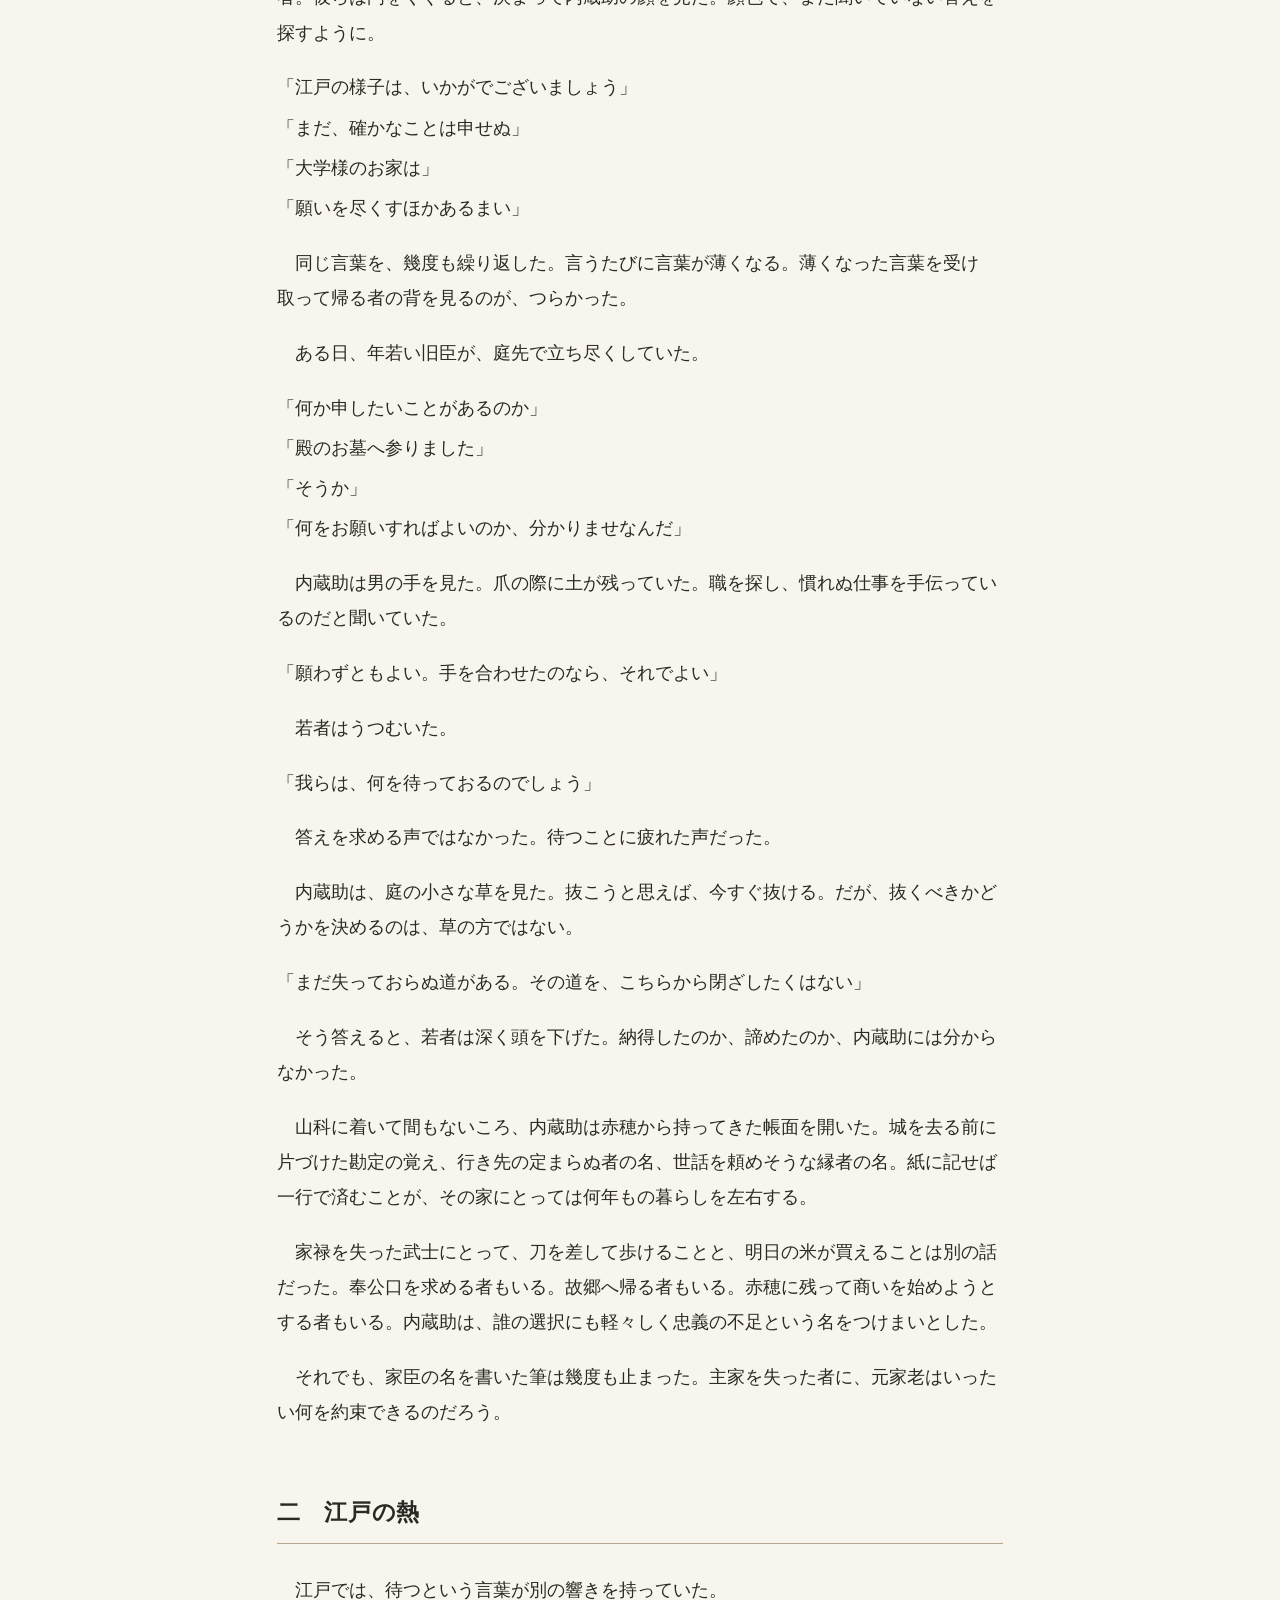
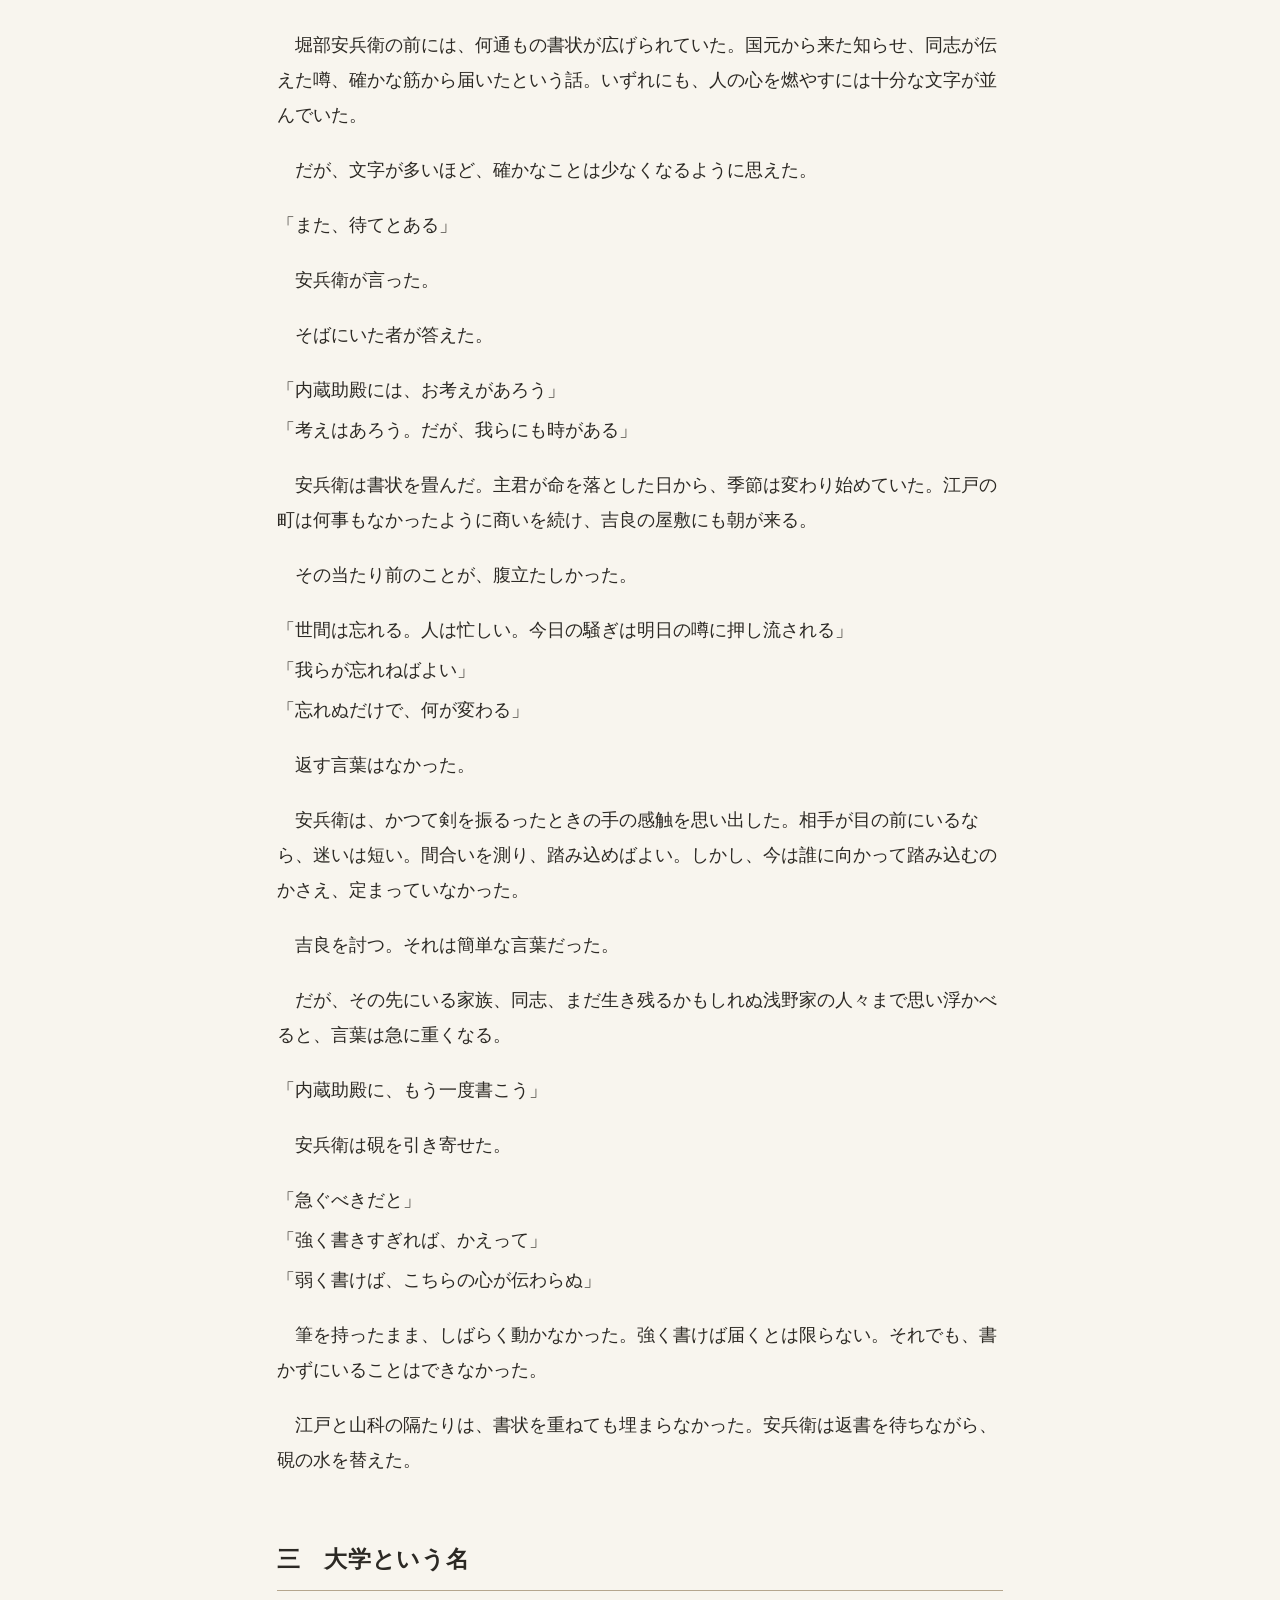
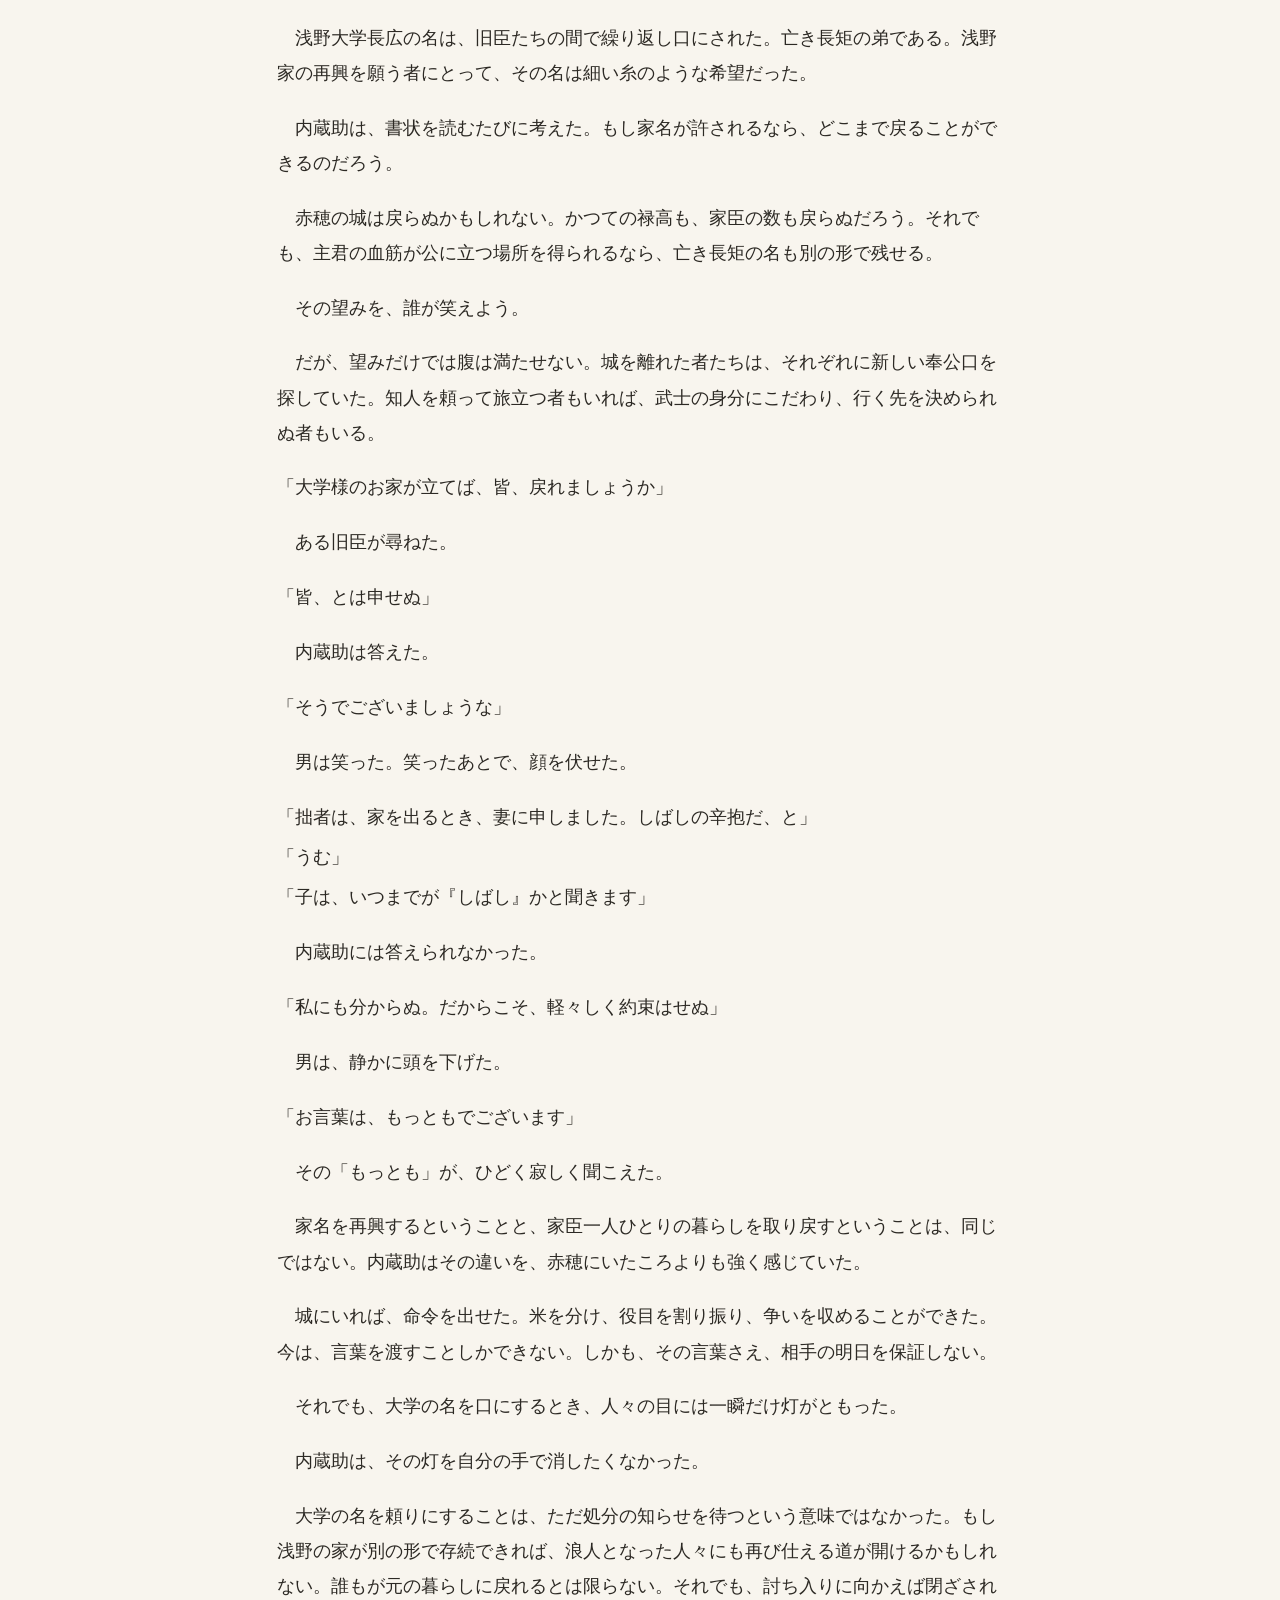
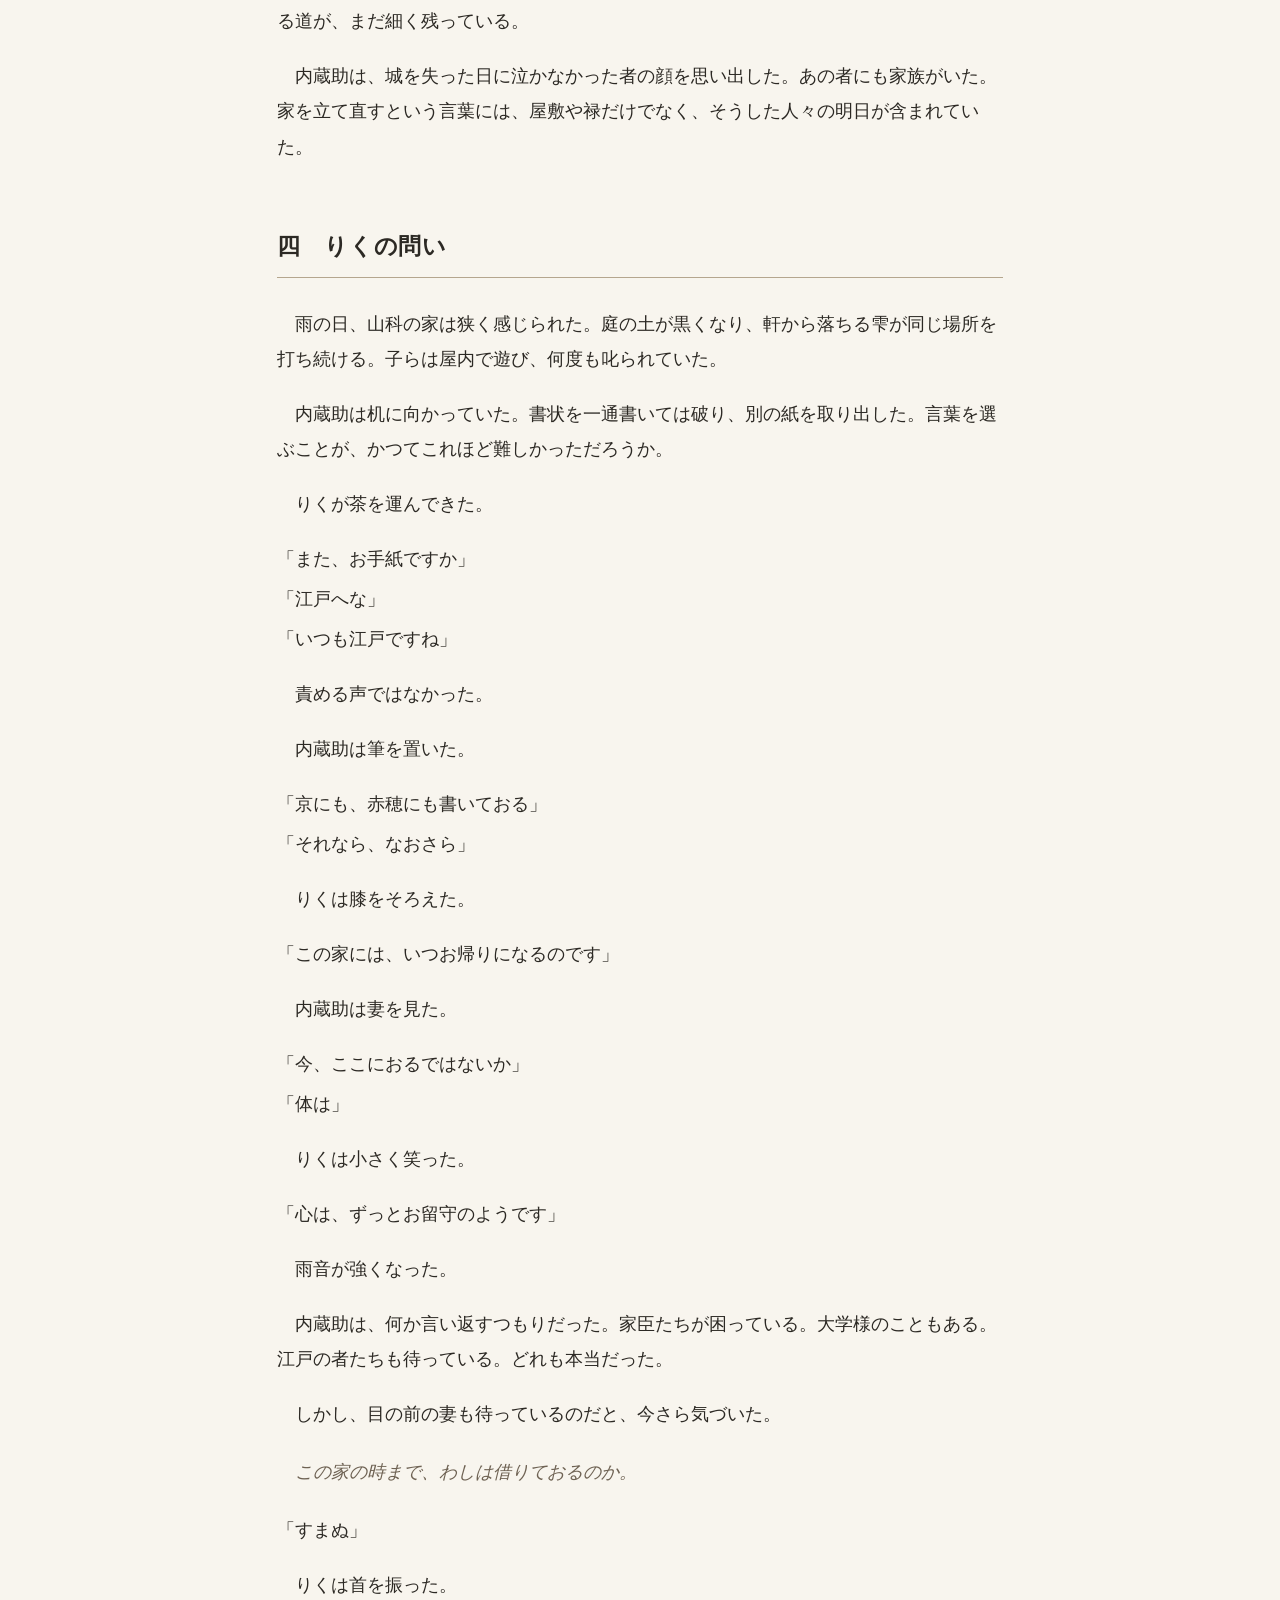
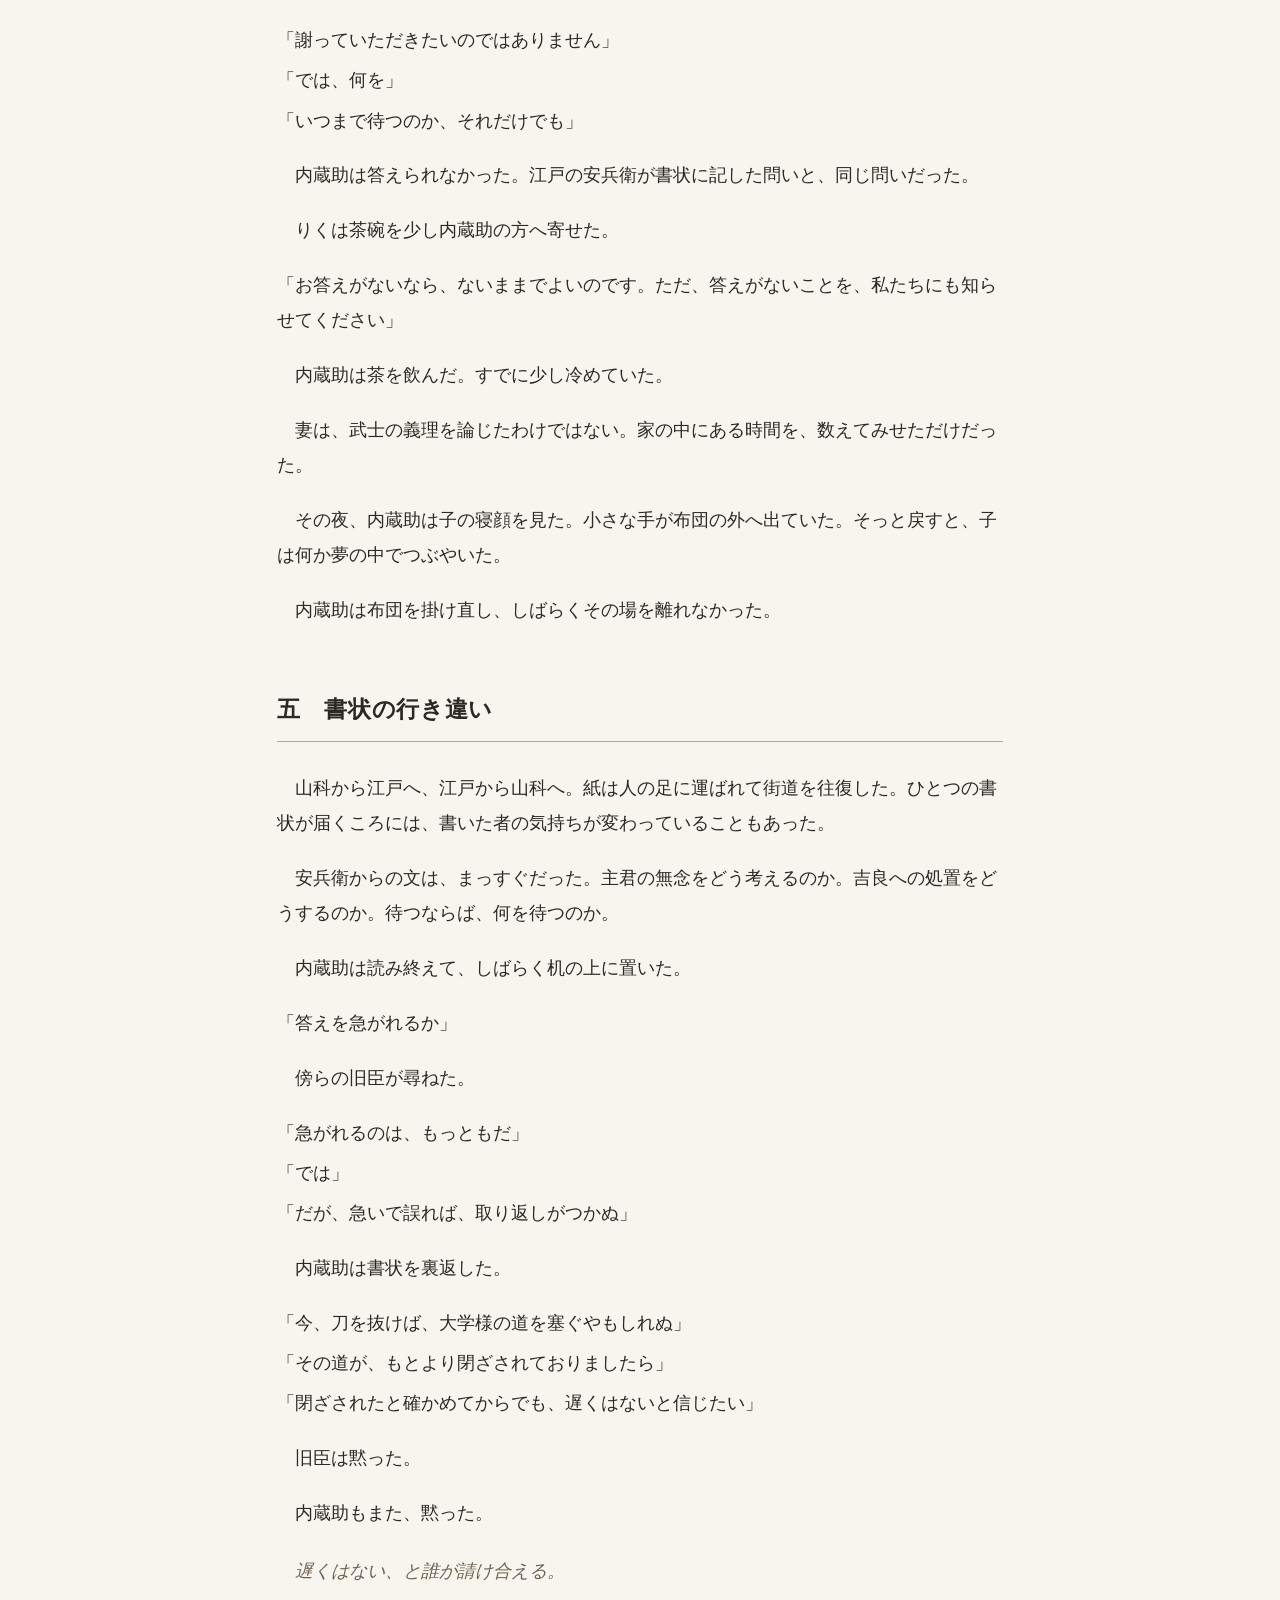
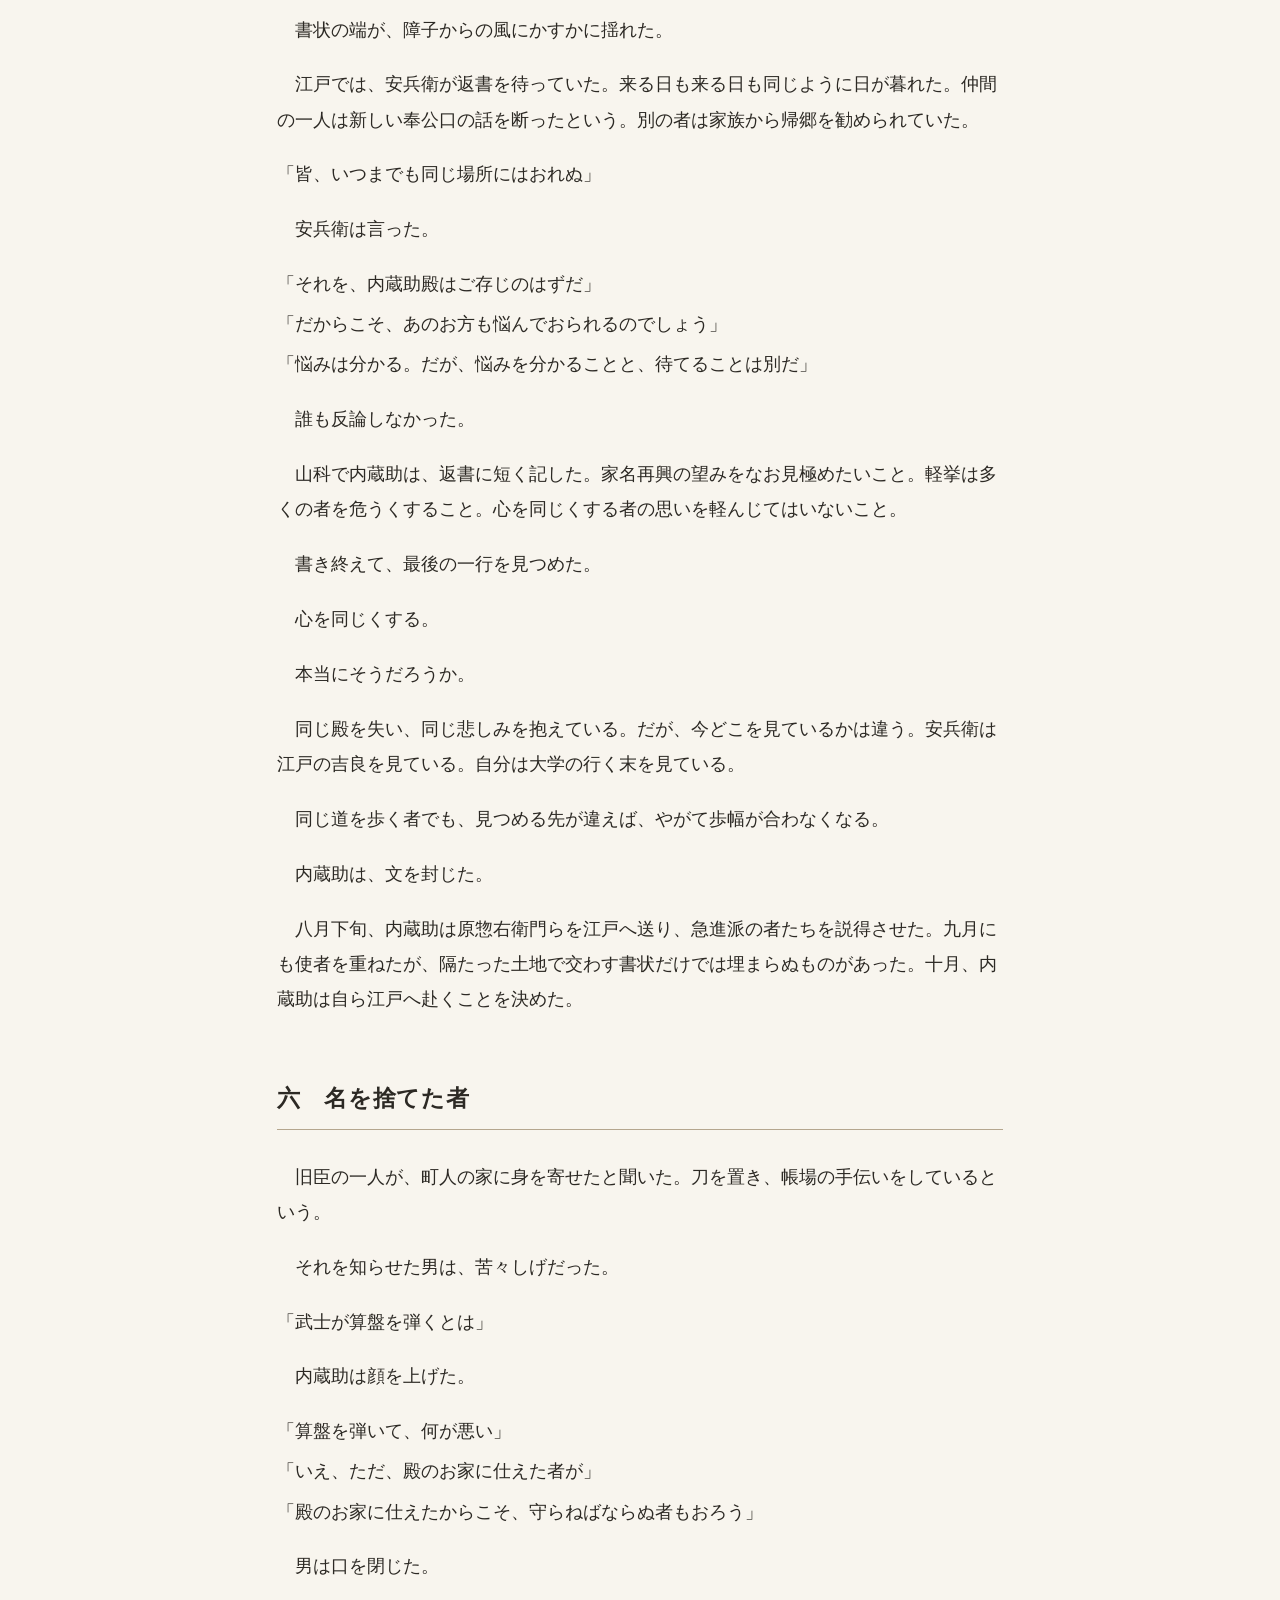
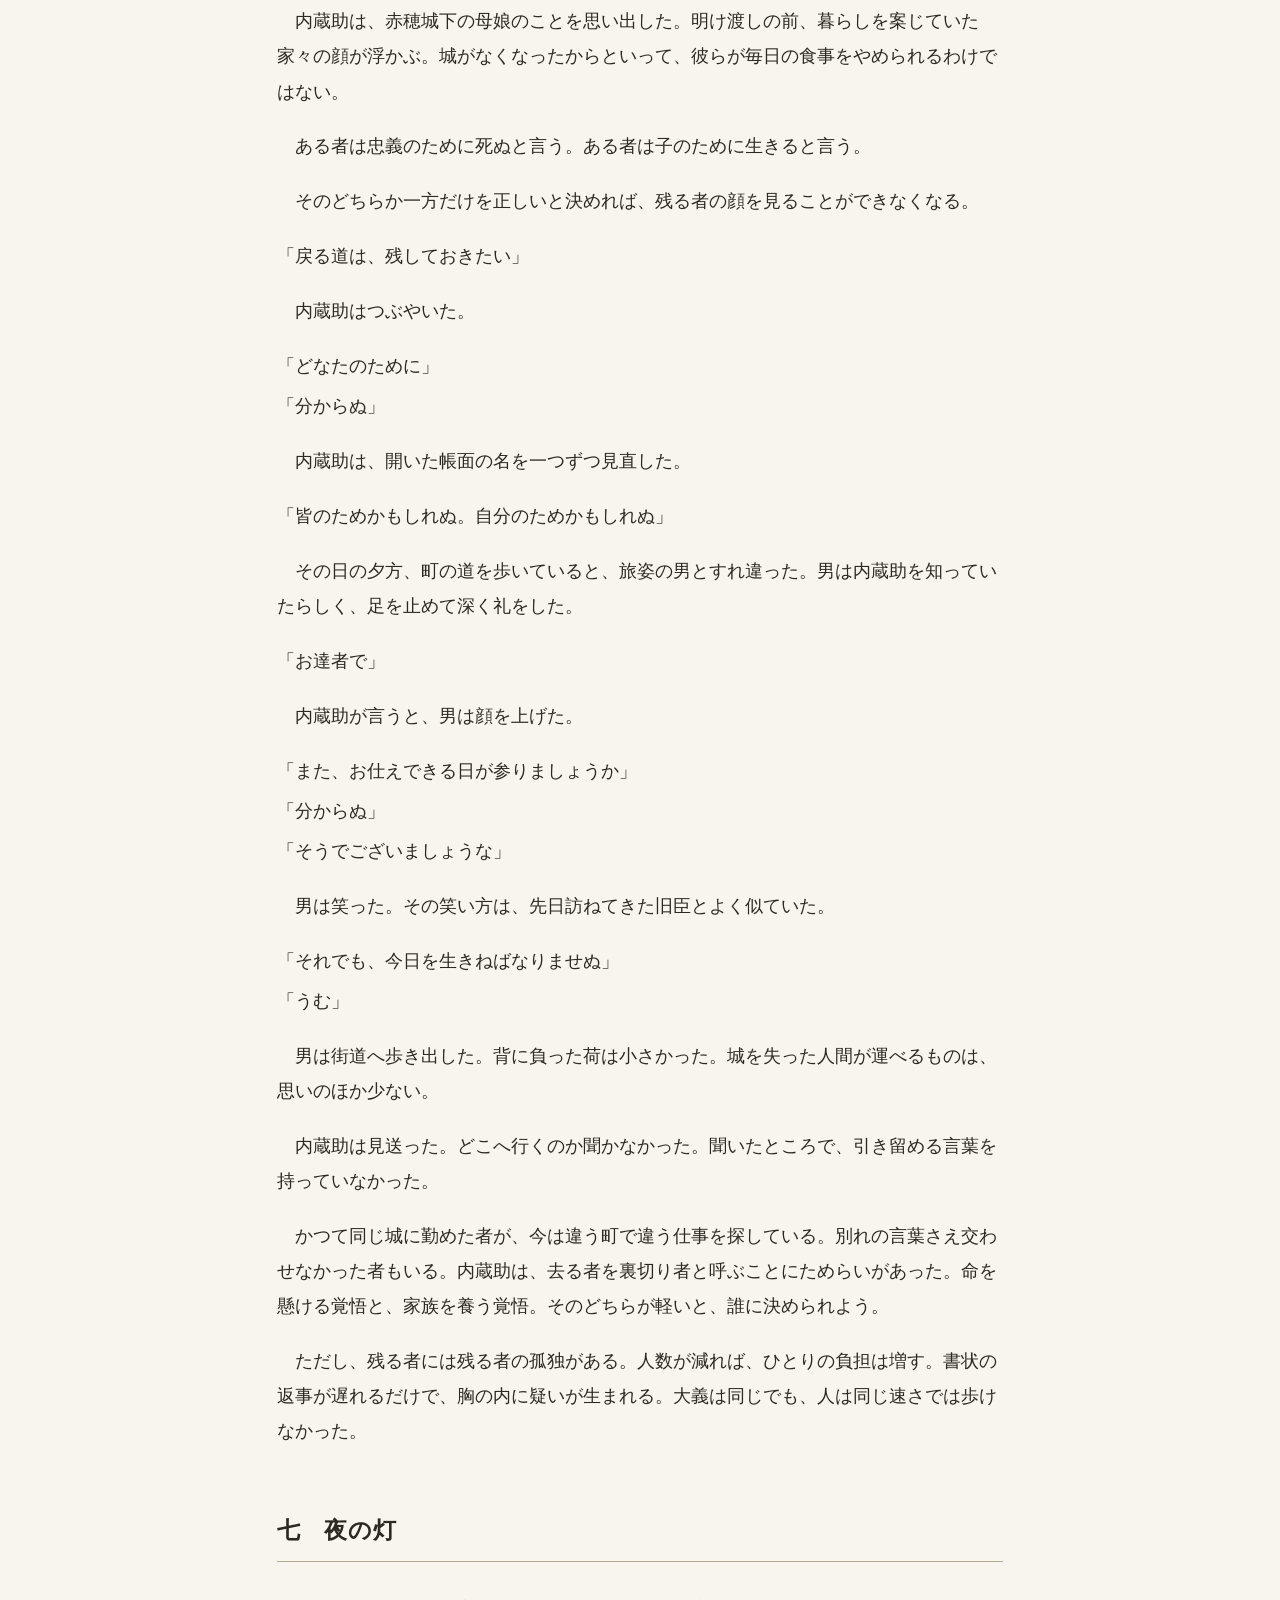
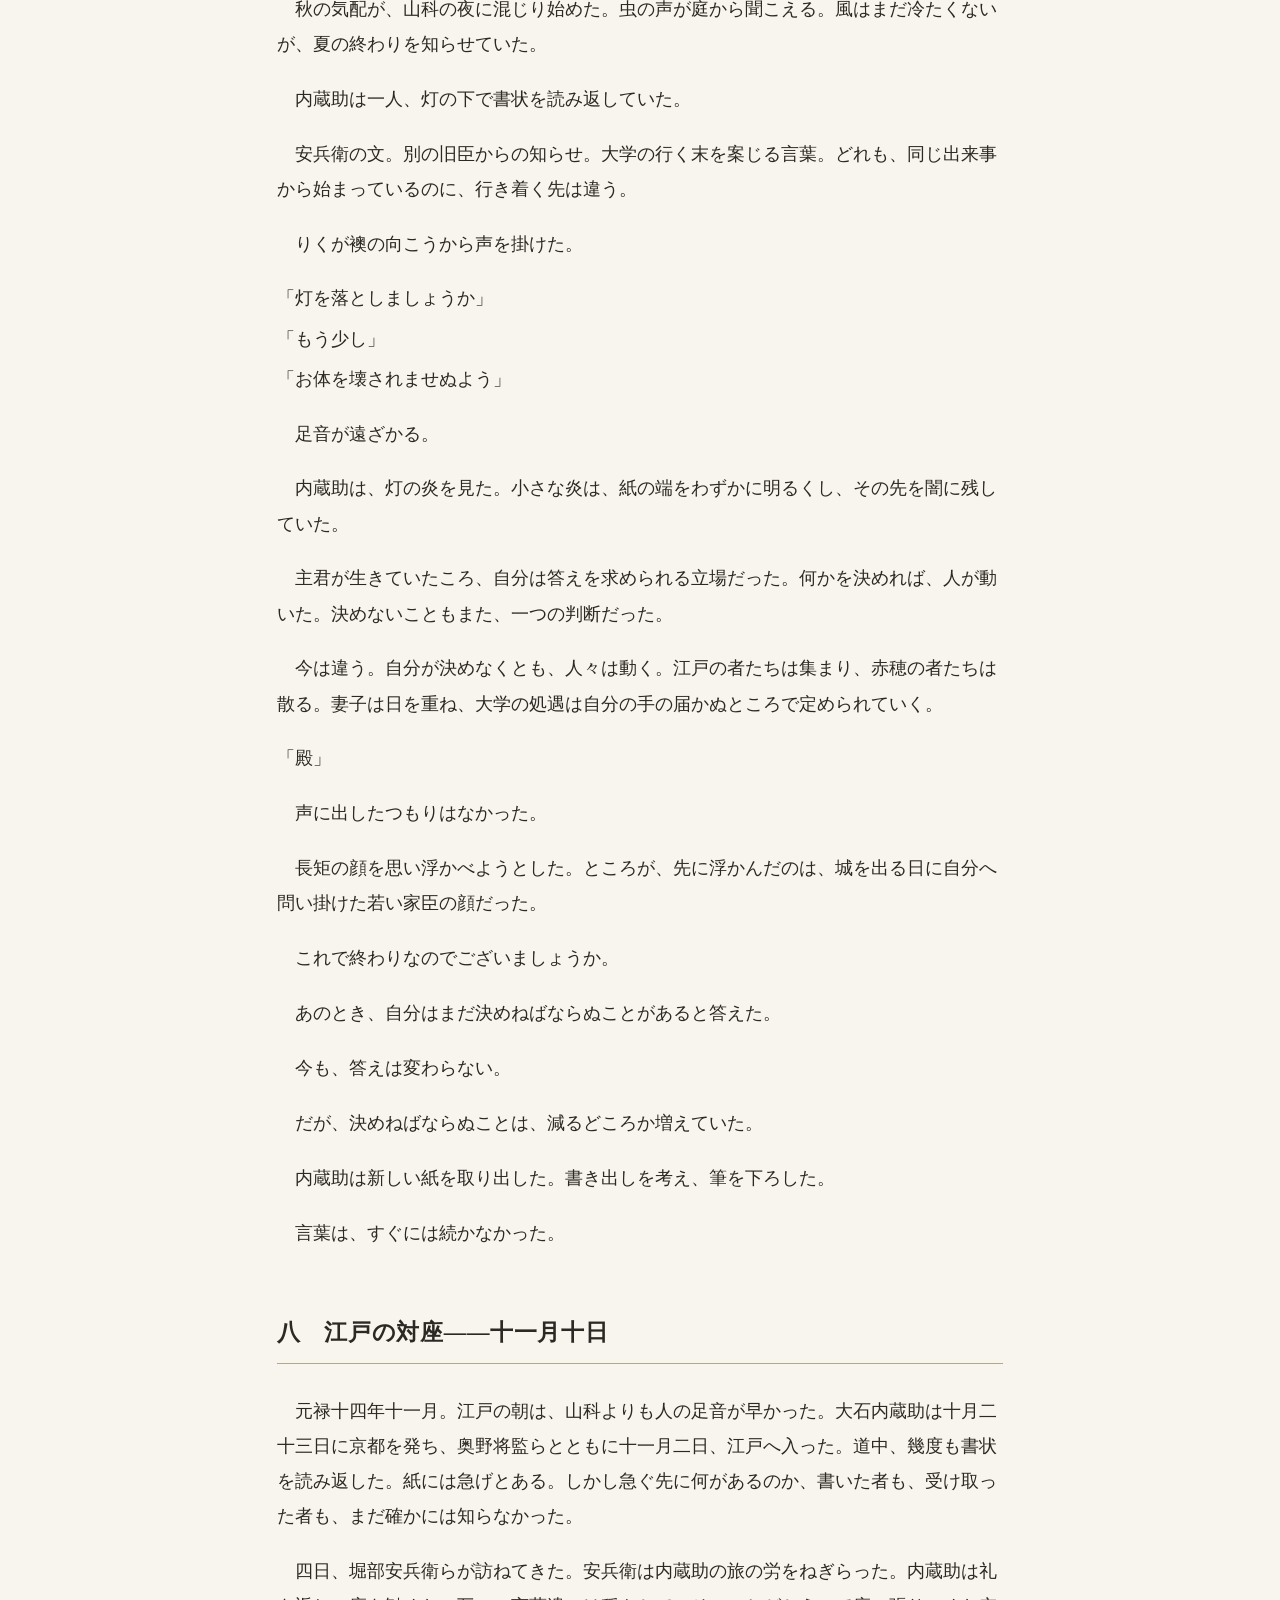
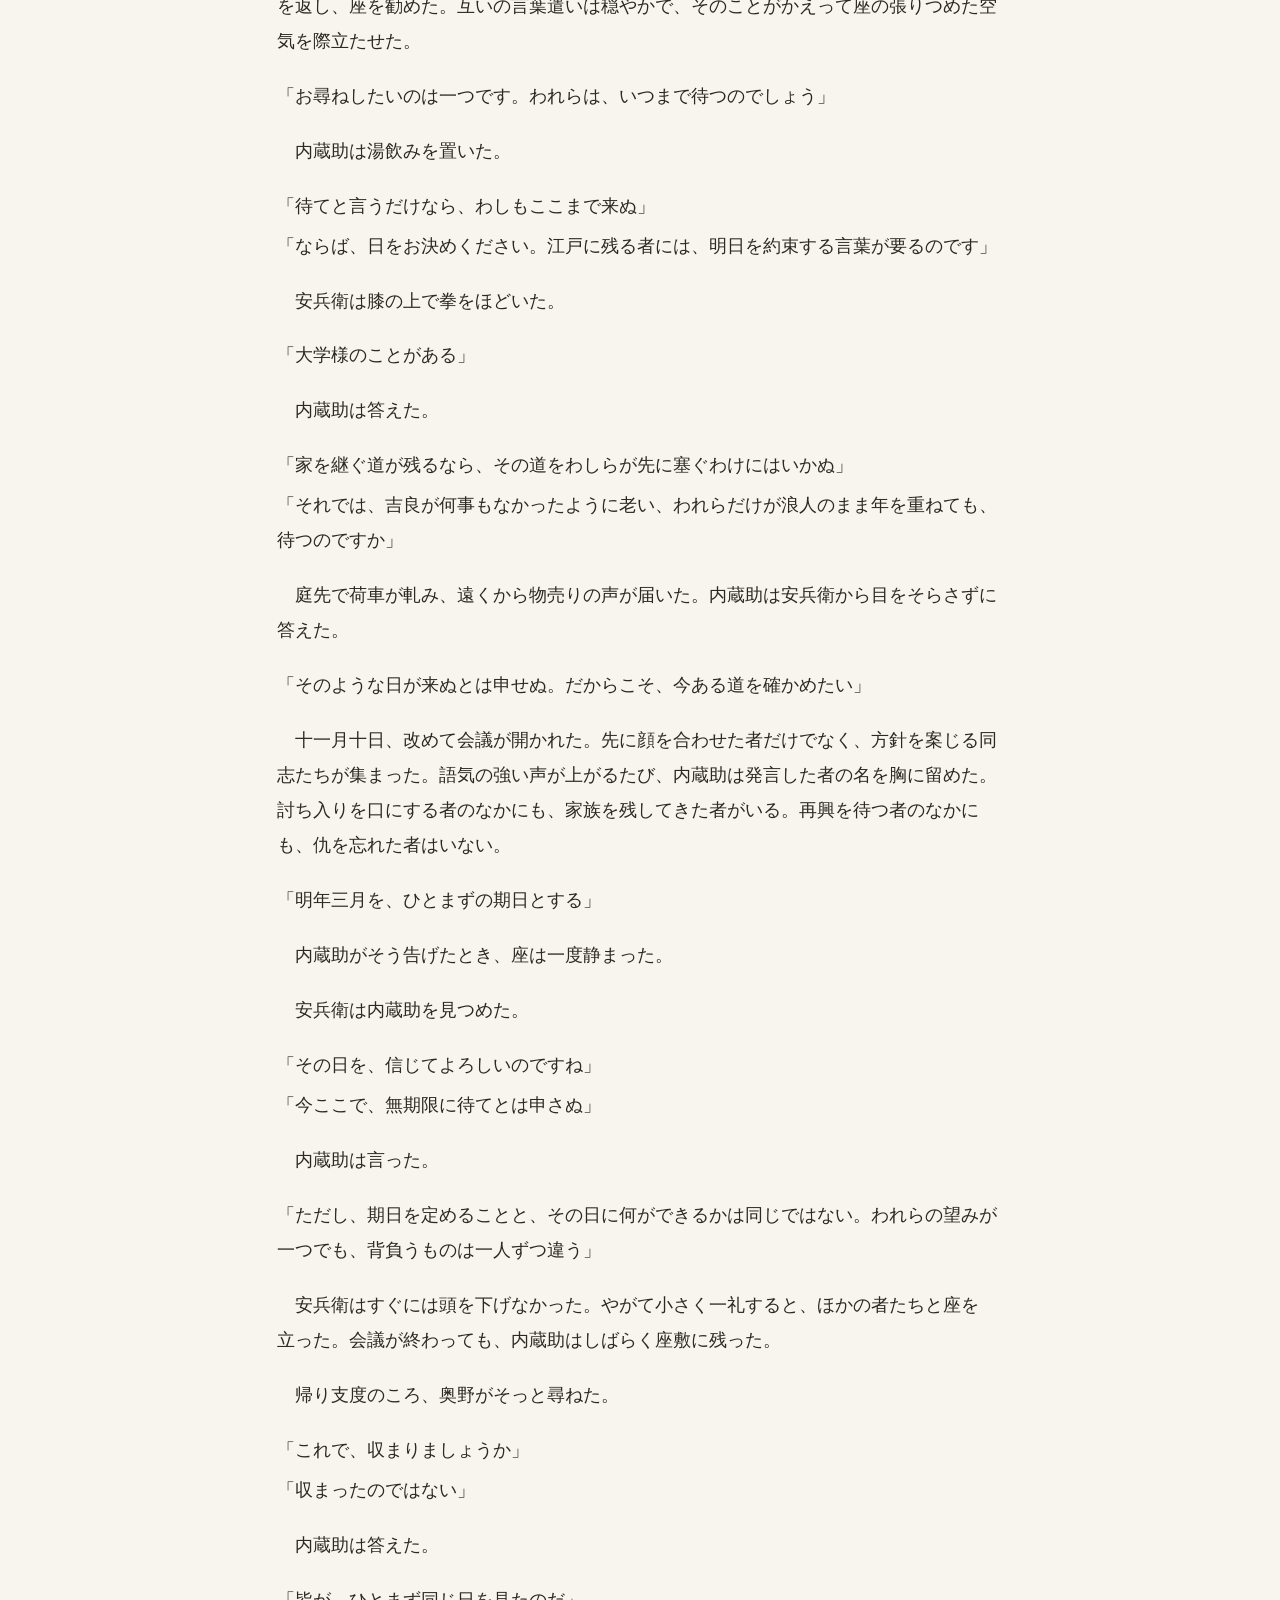
<file: ako-ronin/chapter04.html>
<!DOCTYPE html>

<html lang="ja"><head><meta charset="utf-8"/><meta content="width=device-width,initial-scale=1" name="viewport"/><title>第四章 山科の静寂｜赤穂浪士</title><style>*{box-sizing:border-box}html{scroll-behavior:smooth}body{margin:0;background:#f8f5ee;color:#2c2924;font-family:"Hiragino Mincho ProN","Yu Mincho",serif;font-size:18px;line-height:2.25}header,footer{background:#293630;color:#fff;padding:12px 22px}header a,footer a{color:#f2e7d5}main{max-width:770px;margin:auto;padding:34px 23px 90px}h1{font-size:clamp(1.8rem,5vw,2.5rem);letter-spacing:.13em}h2{font-size:1.27em;margin:3em 0 1.5em;border-bottom:1px solid #c9bba6;padding-bottom:.5em}p{margin:1.1em 0;text-indent:1em}p.dialogue{text-indent:0;margin:1.5em 0}p.inner{font-style:italic;color:#625141;margin:1.6em 1em;text-indent:0}p.break{text-align:center;text-indent:0;color:#8b7962;margin:2em 0}nav{display:flex;gap:15px;flex-wrap:wrap}a{color:#73583a}.kicker{color:#826d51;letter-spacing:.14em;font-size:.85em}.note{padding:15px 18px;background:#eee7da;border-left:3px solid #9b7a51;font-size:.85em;line-height:1.8;margin:24px 0}.note p{text-indent:0;margin:.4em 0}ruby rt{font-size:.52em}body.hide-ruby rt{display:none}.reader-tools{position:fixed;z-index:40;top:12px;right:12px;background:#f2eadc;color:#2c2924;border-radius:12px;padding:10px;display:flex;gap:9px;align-items:center;box-shadow:0 5px 22px #0003;font:14px system-ui,sans-serif}.reader-tools button{border:1px solid #9b907d;border-radius:20px;background:white;padding:8px 12px;cursor:pointer;color:#29251f}button:focus-visible{outline:3px solid #8d7452}@media(max-width:700px){.reader-tools{top:auto;bottom:16px;left:12px;right:12px;justify-content:center;transform:translateY(calc(100% + 35px));opacity:0;pointer-events:none;transition:transform .22s,opacity .22s}body.menu-open .reader-tools{transform:translateY(0);opacity:1;pointer-events:auto}}
/* 組版は一元管理。行末の自動均等化やpretty折返しは使用しない */
main section p{display:block;max-width:none;width:auto;line-height:1.9;margin:.9em 0;text-align:start;text-wrap:wrap;letter-spacing:normal;word-spacing:normal;white-space:normal;word-break:normal;overflow-wrap:normal;line-break:strict;text-indent:1em}
main section p.dialogue{margin:.35em 0 .55em;text-indent:0}
main section p.dialogue+p.dialogue{margin-top:.15em}
main section p.inner{margin:1em 0 1.1em 1em;text-indent:0;font-style:italic}
main section p.break{text-align:center;text-indent:0;margin:2em 0}
main section ruby{white-space:normal}
@media(max-width:700px){main{padding-left:20px;padding-right:20px}}

main p.dialogue {text-indent:0 !important; margin-top:.28em !important; margin-bottom:.28em !important;}
main p.dialogue + p.dialogue {margin-top:.12em !important;}

main p.dialogue{text-indent:0!important;margin-top:.28em!important;margin-bottom:.28em!important;}

/* Unified, compact reader controls */
:root{--reader-font-size:18px}
html{scroll-behavior:smooth;scroll-padding-top:75px}
main{font-size:var(--reader-font-size);overflow-wrap:break-word;min-width:0}
main p,main li,main .person,main .panel{overflow-wrap:break-word}
.reader-launch{position:fixed;right:max(12px,calc((100vw - 780px)/2));top:12px;z-index:30}
.reader-launch button,.reader-panel button{font-family:system-ui,sans-serif;border:1px solid var(--line);border-radius:10px;background:var(--soft);color:var(--ink);padding:9px 12px;cursor:pointer;touch-action:manipulation}
.reader-launch button{box-shadow:0 3px 16px #0002;font-size:13px;min-height:42px}
.reader-panel[hidden]{display:none!important}
.reader-panel{position:fixed;right:max(12px,calc((100vw - 780px)/2));top:62px;z-index:31;width:min(355px,calc(100vw - 24px));max-height:calc(100dvh - 78px);overflow:auto;background:var(--paper);color:var(--ink);border:1px solid var(--line);border-radius:15px;box-shadow:0 12px 45px #0004;padding:16px;font-family:system-ui,sans-serif;font-size:14px}
.reader-panel-head,.reader-option{display:flex;align-items:center;justify-content:space-between;gap:12px}
.reader-panel-head{padding-bottom:12px;border-bottom:1px solid var(--line)}
.reader-panel-head button{padding:5px 11px}
.reader-option{padding:14px 0;border-bottom:1px solid var(--line)}
.size-buttons{display:flex;align-items:center;gap:8px}
.size-buttons button{font-size:21px;font-weight:600;width:43px;height:43px;padding:0}
.size-buttons output{min-width:43px;text-align:center;font-variant-numeric:tabular-nums}
.reader-panel button:disabled{opacity:.4;cursor:default}
.reader-links{display:flex;justify-content:space-between;gap:10px;padding:14px 0;border-bottom:1px solid var(--line)}
.reader-links a{color:var(--accent);text-decoration:underline}
.reader-hint{font-size:12px;line-height:1.7;color:var(--muted);margin:10px 0 0;text-indent:0}
#reading-progress{position:fixed;top:0;left:0;right:0;height:3px;z-index:35;pointer-events:none}
#reading-progress-fill{height:100%;width:0;background:#aa6d4b;transition:width .1s linear}
@media(max-width:600px){header{padding-right:145px}main{padding:38px 18px 75px}.people{grid-template-columns:1fr}}

/* Chapter theme and text flow */
:root{--paper:#f8f5ee;--ink:#2c2924;--muted:#6e6253;--line:#d8ccbb;--accent:#73583a;--soft:#eee7da}
body{background:var(--paper)!important;color:var(--ink)!important}
main{font-size:var(--reader-font-size)!important;overflow-wrap:break-word;max-width:770px}
main section p{overflow-wrap:break-word;word-break:normal;white-space:normal;text-align:left;text-wrap:wrap}
html[data-theme="night"]{--paper:#1e2324;--ink:#e9e0d3;--muted:#b7aaa0;--line:#555c5c;--accent:#d8bb8d;--soft:#343838;color-scheme:dark}
html[data-theme="night"] .note{background:#343838;color:var(--ink)}
html[data-theme="night"] main .inner{color:#c4af91}
html[data-theme="night"] h2{border-color:#62605b}
html[data-theme="night"] main a{color:var(--accent)}
html[data-theme="night"] header a,html[data-theme="night"] footer a{color:#f2e7d5}
@media(max-width:600px){header{padding-right:150px!important}}
</style><style id="unified-navigation-style">.ako-unified-nav{position:sticky;top:0;z-index:9999;background:#292722;color:#fff;padding:9px 14px;display:flex;align-items:center;gap:12px;flex-wrap:wrap;font-family:system-ui,sans-serif;font-size:13px;box-shadow:0 2px 7px #0003}.ako-unified-nav a{color:#fff;text-decoration:none;border-bottom:1px solid #ffffff70}.ako-unified-nav select{min-width:150px;max-width:230px;background:#faf7f0;color:#222;border:1px solid #aaa;border-radius:6px;padding:6px;font-size:13px}.ako-unified-nav .ako-label{font-weight:700}.ako-unified-nav .ako-next{margin-left:auto}.ako-unified-nav a[aria-disabled="true"]{opacity:.35;pointer-events:none}@media(max-width:540px){.ako-unified-nav{gap:7px;padding:8px}.ako-unified-nav .ako-label{width:100%;font-size:12px}.ako-unified-nav select{flex:1;min-width:110px}.ako-unified-nav .ako-next{margin-left:0}}</style><style>
/* Step 3: keep section shortcuts without duplicating chapter navigation. */
.ako-unified-nav .ako-section-links{display:inline-flex;flex-wrap:wrap;gap:.5rem;align-items:center}
.ako-unified-nav .ako-section-links a{font-size:.83em;opacity:.85}
</style><link rel="stylesheet" href="reader.css?v=7"/></head><body><header class="book-header book-header-compact"><a class="book-title" href="index.html">赤穂浪士 — 元禄の忠義</a><nav class="book-nav" aria-label="章の移動"><a href="index.html">総合目次</a><a href="interlude01.html">← 前へ</a><a href="chapter05.html">次へ →</a></nav></header><div aria-hidden="true" id="reading-progress"><div id="reading-progress-fill"></div></div><div class="reader-launch"><button aria-controls="reader-panel" aria-expanded="false" aria-label="読書メニューを開く" id="reader-open" type="button">☰ <span>読書メニュー</span></button></div><dialog class="reader-panel" aria-labelledby="reader-heading" id="reader-panel">
<div class="reader-panel-head"><strong id="reader-heading">読書メニュー</strong><button aria-label="閉じる" id="reader-close" type="button">✕</button></div>
<div class="reader-option reader-chapter"><label for="reader-chapter-select">章を選ぶ</label><select id="reader-chapter-select" aria-label="章を選ぶ" onchange="location.href=this.value"><option value="index.html">総合目次</option><option value="chapter01.html">第一章｜元禄の春</option><option value="chapter02.html">第二章｜松の廊下</option><option value="chapter03.html">第三章｜赤穂城明け渡し</option><option value="interlude01.html">幕間一｜城を失った人々</option><option value="chapter04.html" selected>第四章｜山科の静寂</option><option value="chapter05.html">第五章｜散りゆく同志</option><option value="chapter06.html">第六章｜円山の決断</option><option value="interlude02.html">幕間二｜城を離れて、道を選ぶ</option><option value="chapter07.html">第七章｜誓いの行方</option><option value="chapter08.html">第八章｜江戸の夜を測る</option><option value="chapter09.html">第九章｜雪の門</option><option value="chapter10.html">第十章｜残された春</option></select></div><div class="reader-option"><span>画面表示</span><button id="night-toggle" type="button">夜表示</button></div>
<div class="reader-option"><span>文字サイズ</span><div class="size-buttons"><button aria-label="文字を小さくする" id="font-minus" type="button">−</button><output aria-live="polite" id="font-current">18px</output><button aria-label="文字を大きくする" id="font-plus" type="button">＋</button></div></div>
<div class="reader-option"><span>ルビ（ふりがな）</span><button id="ruby-toggle" type="button" aria-pressed="true">ルビ：オン</button></div><div class="reader-option"><span>このページの読書進捗</span><output id="reading-percent" aria-live="off">0%</output></div><div class="reader-links"><a href="#people">人物案内</a><a href="interlude01.html">← 幕間一</a><a href="index.html">総合目次</a><a href="chapter05.html">第五章 →</a></div>
<div class="reader-option"><span>前回の位置</span><button id="resume-reading" type="button">続きから</button></div>
<p class="reader-hint">表示設定は全ページで共通です。読書位置はページごとにこの端末へ保存します。</p>
</dialog><main><div class="chapter-label">第四章</div><h1>山科の静寂</h1><section><h2>序　城のない朝</h2><p>赤穂城が幕府へ引き渡されてから、二月余りが過ぎた。旧臣たちの行く末を案じながら赤穂での残務を片づけた内蔵助は、元禄十四年六月二十八日、山科へ移った。</p><p>朝、庭先で竹が鳴った。赤穂なら聞こえたはずの潮の気配はない。代わりに、隣家から薪を割る音が届いていた。</p><p>内蔵助は起き上がり、障子を開けた。城勤めの頃なら、もう帳面を抱えた家臣が待っている刻限だった。庭には夜露が残り、石の隙間に草が伸びている。</p><p class="dialogue">「お目覚めですか」</p><p>りくが声を掛けた。</p><p class="dialogue">「早いな」</p><p class="dialogue">「あなたが、いつもより遅いのです」</p><p>膳には温かな汁があり、奥から子らの声がした。内蔵助が座ると、りくは椀を寄せた。</p><p class="dialogue">「昨夜も、お手紙を？」</p><p class="dialogue">「江戸からだ」</p><p class="dialogue">「お返事は」</p><p class="dialogue">「まだ書けぬ」</p><p>りくは椀の位置を直し、それ以上は聞かなかった。内蔵助は箸を取り、まだ湯気の立つ汁に口をつけた。</p></section><section><h2>一　山科という場所</h2><p>山科は京の東にあり、街道を行き交う者の気配が絶えぬ土地だった。都に近く、都そのものではない。内蔵助には、その半端な距離が都合よかった。</p><p>赤穂にいれば、城を失った家老として見られる。江戸にいれば、刃傷を起こした主君の家臣として見られる。京に近いこの土地なら、しばらくは何者でもない男として暮らせるかもしれない。</p><p>むろん、それは望みであって、事実ではなかった。</p><p>訪ねてくる者はいた。かつての家臣、知らせを運ぶ者、浅野家の行く末を気に掛ける者。彼らは門をくぐると、決まって内蔵助の顔を見た。顔色で、まだ聞いていない答えを探すように。</p><p class="dialogue">「江戸の様子は、いかがでございましょう」</p><p class="dialogue">「まだ、確かなことは申せぬ」</p><p class="dialogue">「大学様のお家は」</p><p class="dialogue">「願いを尽くすほかあるまい」</p><p>同じ言葉を、幾度も繰り返した。言うたびに言葉が薄くなる。薄くなった言葉を受け取って帰る者の背を見るのが、つらかった。</p><p>ある日、年若い旧臣が、庭先で立ち尽くしていた。</p><p class="dialogue">「何か申したいことがあるのか」</p><p class="dialogue">「殿のお墓へ参りました」</p><p class="dialogue">「そうか」</p><p class="dialogue">「何をお願いすればよいのか、分かりませなんだ」</p><p>内蔵助は男の手を見た。爪の際に土が残っていた。職を探し、慣れぬ仕事を手伝っているのだと聞いていた。</p><p class="dialogue">「願わずともよい。手を合わせたのなら、それでよい」</p><p>若者はうつむいた。</p><p class="dialogue">「我らは、何を待っておるのでしょう」</p><p>答えを求める声ではなかった。待つことに疲れた声だった。</p><p>内蔵助は、庭の小さな草を見た。抜こうと思えば、今すぐ抜ける。だが、抜くべきかどうかを決めるのは、草の方ではない。</p><p class="dialogue">「まだ失っておらぬ道がある。その道を、こちらから閉ざしたくはない」</p><p>そう答えると、若者は深く頭を下げた。納得したのか、諦めたのか、内蔵助には分からなかった。</p><p>山科に着いて間もないころ、内蔵助は赤穂から持ってきた帳面を開いた。城を去る前に片づけた勘定の覚え、行き先の定まらぬ者の名、世話を頼めそうな縁者の名。紙に記せば一行で済むことが、その家にとっては何年もの暮らしを左右する。</p><p>家禄を失った武士にとって、刀を差して歩けることと、明日の米が買えることは別の話だった。奉公口を求める者もいる。故郷へ帰る者もいる。赤穂に残って商いを始めようとする者もいる。内蔵助は、誰の選択にも軽々しく忠義の不足という名をつけまいとした。</p><p>それでも、家臣の名を書いた筆は幾度も止まった。主家を失った者に、元家老はいったい何を約束できるのだろう。</p></section><section><h2>二　江戸の熱</h2><p>江戸では、待つという言葉が別の響きを持っていた。</p><p>堀部安兵衛の前には、何通もの書状が広げられていた。国元から来た知らせ、同志が伝えた噂、確かな筋から届いたという話。いずれにも、人の心を燃やすには十分な文字が並んでいた。</p><p>だが、文字が多いほど、確かなことは少なくなるように思えた。</p><p class="dialogue">「また、待てとある」</p><p>安兵衛が言った。</p><p>そばにいた者が答えた。</p><p class="dialogue">「内蔵助殿には、お考えがあろう」</p><p class="dialogue">「考えはあろう。だが、我らにも時がある」</p><p>安兵衛は書状を畳んだ。主君が命を落とした日から、季節は変わり始めていた。江戸の町は何事もなかったように商いを続け、吉良の屋敷にも朝が来る。</p><p>その当たり前のことが、腹立たしかった。</p><p class="dialogue">「世間は忘れる。人は忙しい。今日の騒ぎは明日の噂に押し流される」</p><p class="dialogue">「我らが忘れねばよい」</p><p class="dialogue">「忘れぬだけで、何が変わる」</p><p>返す言葉はなかった。</p><p>安兵衛は、かつて剣を振るったときの手の感触を思い出した。相手が目の前にいるなら、迷いは短い。間合いを測り、踏み込めばよい。しかし、今は誰に向かって踏み込むのかさえ、定まっていなかった。</p><p>吉良を討つ。それは簡単な言葉だった。</p><p>だが、その先にいる家族、同志、まだ生き残るかもしれぬ浅野家の人々まで思い浮かべると、言葉は急に重くなる。</p><p class="dialogue">「内蔵助殿に、もう一度書こう」</p><p>安兵衛は硯を引き寄せた。</p><p class="dialogue">「急ぐべきだと」</p><p class="dialogue">「強く書きすぎれば、かえって」</p><p class="dialogue">「弱く書けば、こちらの心が伝わらぬ」</p><p>筆を持ったまま、しばらく動かなかった。強く書けば届くとは限らない。それでも、書かずにいることはできなかった。</p><p>江戸と山科の隔たりは、書状を重ねても埋まらなかった。安兵衛は返書を待ちながら、硯の水を替えた。</p></section><section><h2>三　大学という名</h2><p>浅野大学長広の名は、旧臣たちの間で繰り返し口にされた。亡き長矩の弟である。浅野家の再興を願う者にとって、その名は細い糸のような希望だった。</p><p>内蔵助は、書状を読むたびに考えた。もし家名が許されるなら、どこまで戻ることができるのだろう。</p><p>赤穂の城は戻らぬかもしれない。かつての禄高も、家臣の数も戻らぬだろう。それでも、主君の血筋が公に立つ場所を得られるなら、亡き長矩の名も別の形で残せる。</p><p>その望みを、誰が笑えよう。</p><p>だが、望みだけでは腹は満たせない。城を離れた者たちは、それぞれに新しい奉公口を探していた。知人を頼って旅立つ者もいれば、武士の身分にこだわり、行く先を決められぬ者もいる。</p><p class="dialogue">「大学様のお家が立てば、皆、戻れましょうか」</p><p>ある旧臣が尋ねた。</p><p class="dialogue">「皆、とは申せぬ」</p><p>内蔵助は答えた。</p><p class="dialogue">「そうでございましょうな」</p><p>男は笑った。笑ったあとで、顔を伏せた。</p><p class="dialogue">「拙者は、家を出るとき、妻に申しました。しばしの辛抱だ、と」</p><p class="dialogue">「うむ」</p><p class="dialogue">「子は、いつまでが『しばし』かと聞きます」</p><p>内蔵助には答えられなかった。</p><p class="dialogue">「私にも分からぬ。だからこそ、軽々しく約束はせぬ」</p><p>男は、静かに頭を下げた。</p><p class="dialogue">「お言葉は、もっともでございます」</p><p>その「もっとも」が、ひどく寂しく聞こえた。</p><p>家名を再興するということと、家臣一人ひとりの暮らしを取り戻すということは、同じではない。内蔵助はその違いを、赤穂にいたころよりも強く感じていた。</p><p>城にいれば、命令を出せた。米を分け、役目を割り振り、争いを収めることができた。今は、言葉を渡すことしかできない。しかも、その言葉さえ、相手の明日を保証しない。</p><p>それでも、大学の名を口にするとき、人々の目には一瞬だけ灯がともった。</p><p>内蔵助は、その灯を自分の手で消したくなかった。</p><p>大学の名を頼りにすることは、ただ処分の知らせを待つという意味ではなかった。もし浅野の家が別の形で存続できれば、浪人となった人々にも再び仕える道が開けるかもしれない。誰もが元の暮らしに戻れるとは限らない。それでも、討ち入りに向かえば閉ざされる道が、まだ細く残っている。</p><p>内蔵助は、城を失った日に泣かなかった者の顔を思い出した。あの者にも家族がいた。家を立て直すという言葉には、屋敷や禄だけでなく、そうした人々の明日が含まれていた。</p></section><section><h2>四　りくの問い</h2><p>雨の日、山科の家は狭く感じられた。庭の土が黒くなり、軒から落ちる雫が同じ場所を打ち続ける。子らは屋内で遊び、何度も叱られていた。</p><p>内蔵助は机に向かっていた。書状を一通書いては破り、別の紙を取り出した。言葉を選ぶことが、かつてこれほど難しかっただろうか。</p><p>りくが茶を運んできた。</p><p class="dialogue">「また、お手紙ですか」</p><p class="dialogue">「江戸へな」</p><p class="dialogue">「いつも江戸ですね」</p><p>責める声ではなかった。</p><p>内蔵助は筆を置いた。</p><p class="dialogue">「京にも、赤穂にも書いておる」</p><p class="dialogue">「それなら、なおさら」</p><p>りくは膝をそろえた。</p><p class="dialogue">「この家には、いつお帰りになるのです」</p><p>内蔵助は妻を見た。</p><p class="dialogue">「今、ここにおるではないか」</p><p class="dialogue">「体は」</p><p>りくは小さく笑った。</p><p class="dialogue">「心は、ずっとお留守のようです」</p><p>雨音が強くなった。</p><p>内蔵助は、何か言い返すつもりだった。家臣たちが困っている。大学様のこともある。江戸の者たちも待っている。どれも本当だった。</p><p>しかし、目の前の妻も待っているのだと、今さら気づいた。</p><p class="inner">この家の時まで、わしは借りておるのか。</p><p class="dialogue">「すまぬ」</p><p>りくは首を振った。</p><p class="dialogue">「謝っていただきたいのではありません」</p><p class="dialogue">「では、何を」</p><p class="dialogue">「いつまで待つのか、それだけでも」</p><p>内蔵助は答えられなかった。江戸の安兵衛が書状に記した問いと、同じ問いだった。</p><p>りくは茶碗を少し内蔵助の方へ寄せた。</p><p class="dialogue">「お答えがないなら、ないままでよいのです。ただ、答えがないことを、私たちにも知らせてください」</p><p>内蔵助は茶を飲んだ。すでに少し冷めていた。</p><p>妻は、武士の義理を論じたわけではない。家の中にある時間を、数えてみせただけだった。</p><p>その夜、内蔵助は子の寝顔を見た。小さな手が布団の外へ出ていた。そっと戻すと、子は何か夢の中でつぶやいた。</p><p>内蔵助は布団を掛け直し、しばらくその場を離れなかった。</p></section><section><h2>五　書状の行き違い</h2><p>山科から江戸へ、江戸から山科へ。紙は人の足に運ばれて街道を往復した。ひとつの書状が届くころには、書いた者の気持ちが変わっていることもあった。</p><p>安兵衛からの文は、まっすぐだった。主君の無念をどう考えるのか。吉良への処置をどうするのか。待つならば、何を待つのか。</p><p>内蔵助は読み終えて、しばらく机の上に置いた。</p><p class="dialogue">「答えを急がれるか」</p><p>傍らの旧臣が尋ねた。</p><p class="dialogue">「急がれるのは、もっともだ」</p><p class="dialogue">「では」</p><p class="dialogue">「だが、急いで誤れば、取り返しがつかぬ」</p><p>内蔵助は書状を裏返した。</p><p class="dialogue">「今、刀を抜けば、大学様の道を塞ぐやもしれぬ」</p><p class="dialogue">「その道が、もとより閉ざされておりましたら」</p><p class="dialogue">「閉ざされたと確かめてからでも、遅くはないと信じたい」</p><p>旧臣は黙った。</p><p>内蔵助もまた、黙った。</p><p class="inner">遅くはない、と誰が請け合える。</p><p>書状の端が、障子からの風にかすかに揺れた。</p><p>江戸では、安兵衛が返書を待っていた。来る日も来る日も同じように日が暮れた。仲間の一人は新しい奉公口の話を断ったという。別の者は家族から帰郷を勧められていた。</p><p class="dialogue">「皆、いつまでも同じ場所にはおれぬ」</p><p>安兵衛は言った。</p><p class="dialogue">「それを、内蔵助殿はご存じのはずだ」</p><p class="dialogue">「だからこそ、あのお方も悩んでおられるのでしょう」</p><p class="dialogue">「悩みは分かる。だが、悩みを分かることと、待てることは別だ」</p><p>誰も反論しなかった。</p><p>山科で内蔵助は、返書に短く記した。家名再興の望みをなお見極めたいこと。軽挙は多くの者を危うくすること。心を同じくする者の思いを軽んじてはいないこと。</p><p>書き終えて、最後の一行を見つめた。</p><p>心を同じくする。</p><p>本当にそうだろうか。</p><p>同じ殿を失い、同じ悲しみを抱えている。だが、今どこを見ているかは違う。安兵衛は江戸の吉良を見ている。自分は大学の行く末を見ている。</p><p>同じ道を歩く者でも、見つめる先が違えば、やがて歩幅が合わなくなる。</p><p>内蔵助は、文を封じた。</p><p>八月下旬、内蔵助は原惣右衛門らを江戸へ送り、急進派の者たちを説得させた。九月にも使者を重ねたが、隔たった土地で交わす書状だけでは埋まらぬものがあった。十月、内蔵助は自ら江戸へ赴くことを決めた。</p></section><section><h2>六　名を捨てた者</h2><p>旧臣の一人が、町人の家に身を寄せたと聞いた。刀を置き、帳場の手伝いをしているという。</p><p>それを知らせた男は、苦々しげだった。</p><p class="dialogue">「武士が算盤を弾くとは」</p><p>内蔵助は顔を上げた。</p><p class="dialogue">「算盤を弾いて、何が悪い」</p><p class="dialogue">「いえ、ただ、殿のお家に仕えた者が」</p><p class="dialogue">「殿のお家に仕えたからこそ、守らねばならぬ者もおろう」</p><p>男は口を閉じた。</p><p>内蔵助は、赤穂城下の母娘のことを思い出した。明け渡しの前、暮らしを案じていた家々の顔が浮かぶ。城がなくなったからといって、彼らが毎日の食事をやめられるわけではない。</p><p>ある者は忠義のために死ぬと言う。ある者は子のために生きると言う。</p><p>そのどちらか一方だけを正しいと決めれば、残る者の顔を見ることができなくなる。</p><p class="dialogue">「戻る道は、残しておきたい」</p><p>内蔵助はつぶやいた。</p><p class="dialogue">「どなたのために」</p><p class="dialogue">「分からぬ」</p><p>内蔵助は、開いた帳面の名を一つずつ見直した。</p><p class="dialogue">「皆のためかもしれぬ。自分のためかもしれぬ」</p><p>その日の夕方、町の道を歩いていると、旅姿の男とすれ違った。男は内蔵助を知っていたらしく、足を止めて深く礼をした。</p><p class="dialogue">「お達者で」</p><p>内蔵助が言うと、男は顔を上げた。</p><p class="dialogue">「また、お仕えできる日が参りましょうか」</p><p class="dialogue">「分からぬ」</p><p class="dialogue">「そうでございましょうな」</p><p>男は笑った。その笑い方は、先日訪ねてきた旧臣とよく似ていた。</p><p class="dialogue">「それでも、今日を生きねばなりませぬ」</p><p class="dialogue">「うむ」</p><p>男は街道へ歩き出した。背に負った荷は小さかった。城を失った人間が運べるものは、思いのほか少ない。</p><p>内蔵助は見送った。どこへ行くのか聞かなかった。聞いたところで、引き留める言葉を持っていなかった。</p><p>かつて同じ城に勤めた者が、今は違う町で違う仕事を探している。別れの言葉さえ交わせなかった者もいる。内蔵助は、去る者を裏切り者と呼ぶことにためらいがあった。命を懸ける覚悟と、家族を養う覚悟。そのどちらが軽いと、誰に決められよう。</p><p>ただし、残る者には残る者の孤独がある。人数が減れば、ひとりの負担は増す。書状の返事が遅れるだけで、胸の内に疑いが生まれる。大義は同じでも、人は同じ速さでは歩けなかった。</p></section><section><h2>七　夜の灯</h2><p>秋の気配が、山科の夜に混じり始めた。虫の声が庭から聞こえる。風はまだ冷たくないが、夏の終わりを知らせていた。</p><p>内蔵助は一人、灯の下で書状を読み返していた。</p><p>安兵衛の文。別の旧臣からの知らせ。大学の行く末を案じる言葉。どれも、同じ出来事から始まっているのに、行き着く先は違う。</p><p>りくが襖の向こうから声を掛けた。</p><p class="dialogue">「灯を落としましょうか」</p><p class="dialogue">「もう少し」</p><p class="dialogue">「お体を壊されませぬよう」</p><p>足音が遠ざかる。</p><p>内蔵助は、灯の炎を見た。小さな炎は、紙の端をわずかに明るくし、その先を闇に残していた。</p><p>主君が生きていたころ、自分は答えを求められる立場だった。何かを決めれば、人が動いた。決めないこともまた、一つの判断だった。</p><p>今は違う。自分が決めなくとも、人々は動く。江戸の者たちは集まり、赤穂の者たちは散る。妻子は日を重ね、大学の処遇は自分の手の届かぬところで定められていく。</p><p class="dialogue">「殿」</p><p>声に出したつもりはなかった。</p><p>長矩の顔を思い浮かべようとした。ところが、先に浮かんだのは、城を出る日に自分へ問い掛けた若い家臣の顔だった。</p><p>これで終わりなのでございましょうか。</p><p>あのとき、自分はまだ決めねばならぬことがあると答えた。</p><p>今も、答えは変わらない。</p><p>だが、決めねばならぬことは、減るどころか増えていた。</p><p>内蔵助は新しい紙を取り出した。書き出しを考え、筆を下ろした。</p><p>言葉は、すぐには続かなかった。</p></section><section><h2>八　江戸の対座――十一月十日</h2><p>元禄十四年十一月。江戸の朝は、山科よりも人の足音が早かった。大石内蔵助は十月二十三日に京都を発ち、奥野将監らとともに十一月二日、江戸へ入った。道中、幾度も書状を読み返した。紙には急げとある。しかし急ぐ先に何があるのか、書いた者も、受け取った者も、まだ確かには知らなかった。</p><p>四日、堀部安兵衛らが訪ねてきた。安兵衛は内蔵助の旅の労をねぎらった。内蔵助は礼を返し、座を勧めた。互いの言葉遣いは穏やかで、そのことがかえって座の張りつめた空気を際立たせた。</p><p class="dialogue">「お尋ねしたいのは一つです。われらは、いつまで待つのでしょう」</p><p>内蔵助は湯飲みを置いた。</p><p class="dialogue">「待てと言うだけなら、わしもここまで来ぬ」</p><p class="dialogue">「ならば、日をお決めください。江戸に残る者には、明日を約束する言葉が要るのです」</p><p>安兵衛は膝の上で拳をほどいた。</p><p class="dialogue">「大学様のことがある」</p><p>内蔵助は答えた。</p><p class="dialogue">「家を継ぐ道が残るなら、その道をわしらが先に塞ぐわけにはいかぬ」</p><p class="dialogue">「それでは、吉良が何事もなかったように老い、われらだけが浪人のまま年を重ねても、待つのですか」</p><p>庭先で荷車が軋み、遠くから物売りの声が届いた。内蔵助は安兵衛から目をそらさずに答えた。</p><p class="dialogue">「そのような日が来ぬとは申せぬ。だからこそ、今ある道を確かめたい」</p><p>十一月十日、改めて会議が開かれた。先に顔を合わせた者だけでなく、方針を案じる同志たちが集まった。語気の強い声が上がるたび、内蔵助は発言した者の名を胸に留めた。討ち入りを口にする者のなかにも、家族を残してきた者がいる。再興を待つ者のなかにも、仇を忘れた者はいない。</p><p class="dialogue">「明年三月を、ひとまずの期日とする」</p><p>内蔵助がそう告げたとき、座は一度静まった。</p><p>安兵衛は内蔵助を見つめた。</p><p class="dialogue">「その日を、信じてよろしいのですね」</p><p class="dialogue">「今ここで、無期限に待てとは申さぬ」</p><p>内蔵助は言った。</p><p class="dialogue">「ただし、期日を定めることと、その日に何ができるかは同じではない。われらの望みが一つでも、背負うものは一人ずつ違う」</p><p>安兵衛はすぐには頭を下げなかった。やがて小さく一礼すると、ほかの者たちと座を立った。会議が終わっても、内蔵助はしばらく座敷に残った。</p><p>帰り支度のころ、奥野がそっと尋ねた。</p><p class="dialogue">「これで、収まりましょうか」</p><p class="dialogue">「収まったのではない」</p><p>内蔵助は答えた。</p><p class="dialogue">「皆が、ひとまず同じ日を見たのだ」</p><p>十一月二十三日、内蔵助は江戸を発った。東海道の先には山科の家がある。そこにはりくと子らが待つ。江戸には、三月という言葉を胸に刻んだ者たちが残る。自分の言葉が二つの場所で違う重さを持ち始めていることを、内蔵助は知っていた。</p><p>十二月五日、山科に戻った内蔵助は、旅装を解く前に書状を確かめた。机の上には新しい知らせが待っていた。江戸の会議で定めた日が、何もかもを解決するわけではない。浅野大学の処遇はなお定まらず、仲間の暮らしも戻らない。それでも、もう「待つ」とだけ書いて済ませることはできなかった。</p></section><section><h2>終　待つという決断</h2><p>江戸から戻って数日が過ぎた。山科の朝は静かで、夜のあいだに落ちた葉が庭石の脇にたまっていた。</p><p>内蔵助は、江戸へ送る書状を使いの者に託した。</p><p class="dialogue">「急いで届けよ。ただし、道中で無理はするな」</p><p>使いはうなずいた。</p><p class="dialogue">「お返事を、お待ちになりますか」</p><p class="dialogue">「待つ」</p><p>短く答えてから、内蔵助は言葉を足した。</p><p class="dialogue">「待つだけでは済まぬことも、分かっておる」</p><p>使いは、その意味を尋ねなかった。</p><p>門が閉まると、家の中に朝の音が戻った。子らが笑い、りくが誰かを呼ぶ。遠くの街道を荷車が通る。</p><p>内蔵助は、庭に下りた。昨日から気になっていた草を、指でつまんだ。根は思ったより深く張っていた。少し力を入れると、土ごと抜けた。</p><p>土を払って、手のひらに載せる。</p><p>江戸で口にした三月という期限を思い、内蔵助は土のついた指を拭った。</p><p>内蔵助は草を置いた。</p><p>江戸には、待ちきれぬ者がいる。山科には、答えを待つ家族がいる。赤穂には、帰る場所を失った者たちがいる。</p><p>それぞれの時間は、同じ速さで流れてはいなかった。</p><p>空は高かった。赤穂の海を思い出すには、あまりにも山が近い。</p><p>内蔵助は家へ戻った。今日は、まだ刀を取らない。</p><p>しかし、その選択を明日も続けることができるかどうかは、もう自分一人では決められなくなっていた。</p></section><section class="character-guide" id="people"><h2>人物案内｜第四章時点</h2><dl class="character-list"><div><dt>大石内蔵助良雄</dt><dd><span class="character-role">旧赤穂藩の筆頭家老</span><span class="character-summary">山科に移り、浅野家再興への働きかけと江戸の旧臣たちとの協議を続ける。</span></dd></div><div><dt>大石りく</dt><dd><span class="character-role">内蔵助の妻</span><span class="character-summary">山科で家族の暮らしを営み、夫と今後について言葉を交わす。</span></dd></div><div><dt>堀部安兵衛</dt><dd><span class="character-role">旧赤穂藩士</span><span class="character-summary">江戸で仇討ちに向けた行動を求め、内蔵助と協議する。</span></dd></div><div><dt>浅野大学長広</dt><dd><span class="character-role">浅野長矩の弟</span><span class="character-summary">旧臣たちが浅野家再興の望みを託す人物。</span></dd></div></dl></section><section class="historical-note" id="historical-note"><h2>史実と創作について</h2><div class="historical-note-body"><p class="note-dates">日付は旧暦です。</p><h3>史実に基づく出来事</h3><p>赤穂城明け渡し後の大石内蔵助の山科移住、浅野大学長広を通じた家名再興への働きかけ、江戸への往復と十一月十日の江戸会議を、歴史上の経緯として踏まえています。</p><h3>物語上の創作</h3><p>書状の文言、旅の細部、会議での発言、りくとの対話、日常の情景や人物の内面は、小説のために補った描写です。</p><h3>史料上の注意点</h3><p>城明け渡し後から同年後半までの時間経過には省略があります。旧臣たちの考えには揺れや違いがあり、単純な「討ち入り派」「再興派」に固定できるものではありません。</p><h3>参考資料</h3><ul class="reference-list"><li><a href="https://www.city.ako.lg.jp/kensetsu/kankou/samurai/nenpyo2.html" target="_blank" rel="noopener noreferrer">赤穂市「赤穂義士略式年表」</a></li><li><a href="https://www.ako-castle.jp/learn/the-birthplace-of-chushingura/" target="_blank" rel="noopener noreferrer">赤穂城デジタルミュージアム「忠臣蔵を生み出した赤穂」</a></li></ul></div></section></main><footer class="book-footer"><nav aria-label="章の移動（末尾）"><a href="index.html">総合目次</a><a href="interlude01.html">← 前へ</a><a href="chapter05.html">次へ →</a></nav><p>赤穂浪士 — 元禄の忠義</p></footer><script src="reader.js?v=6"></script></body></html>
</file>
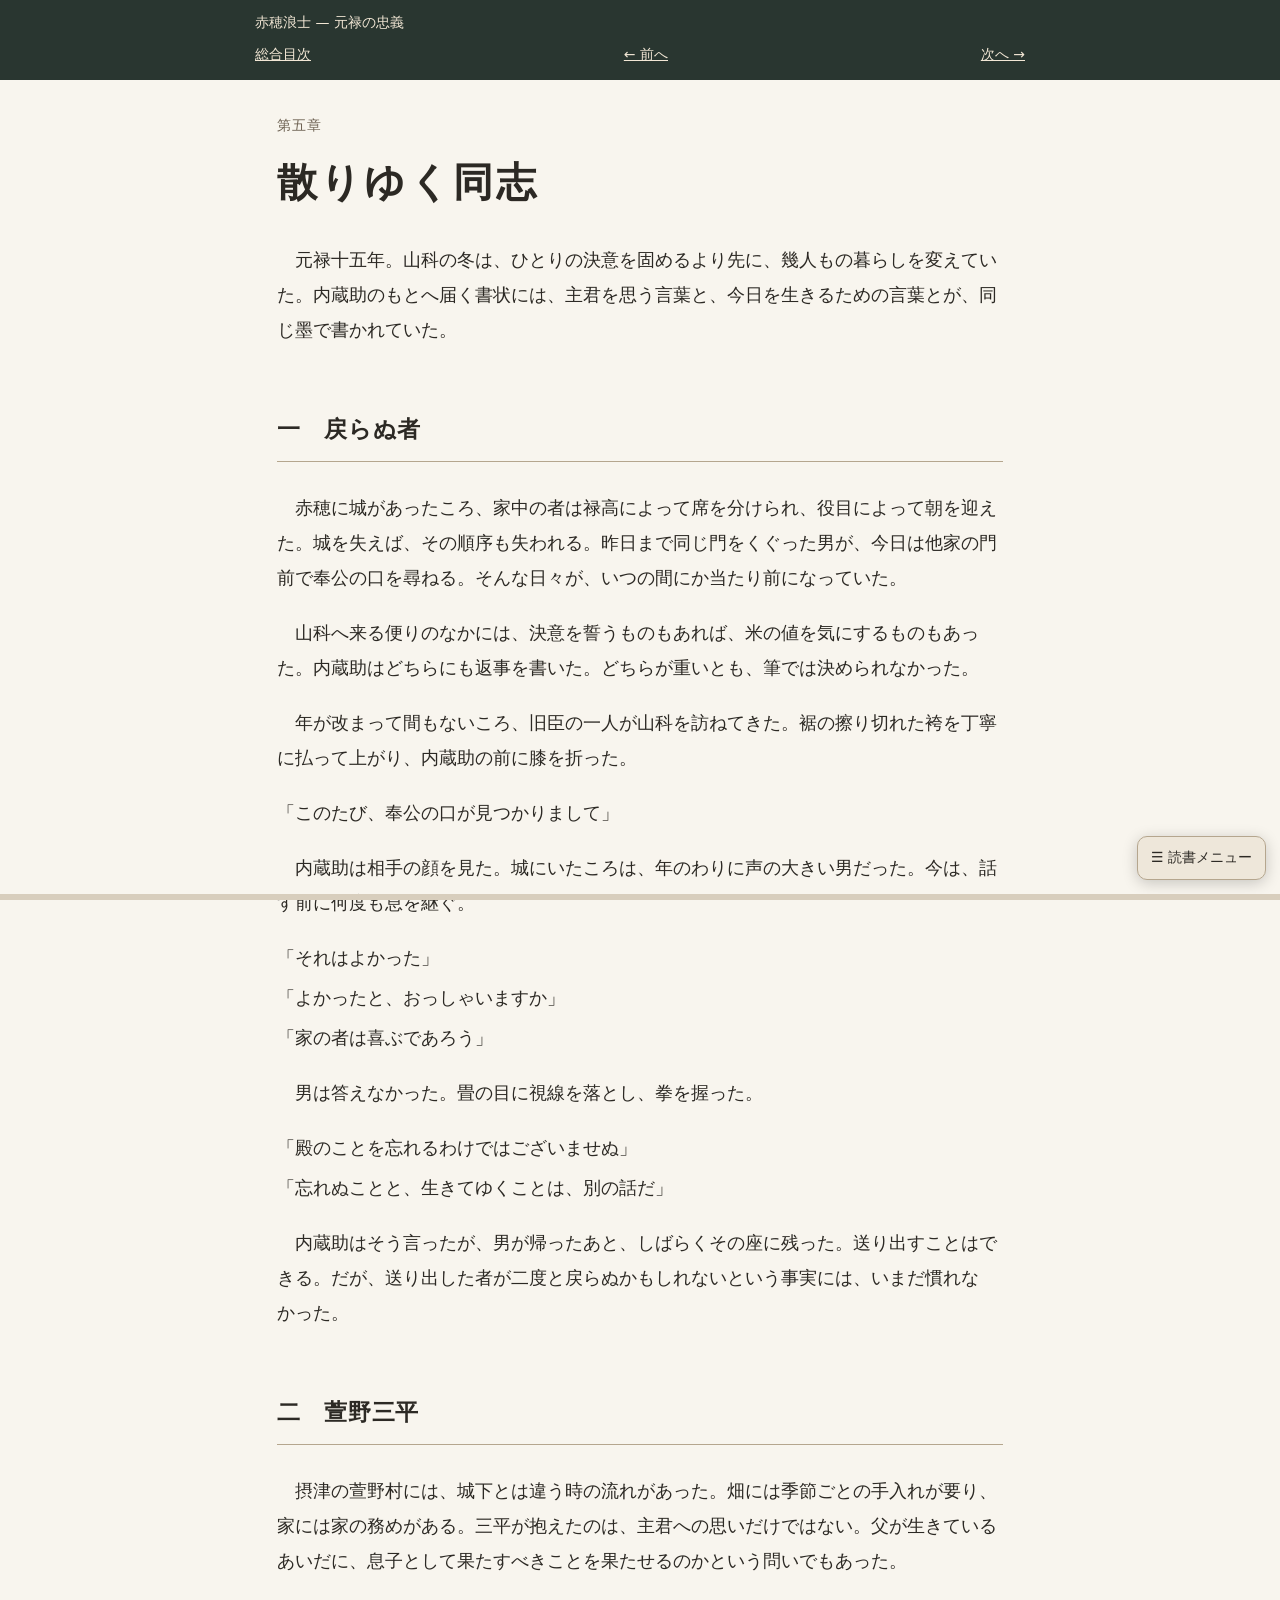
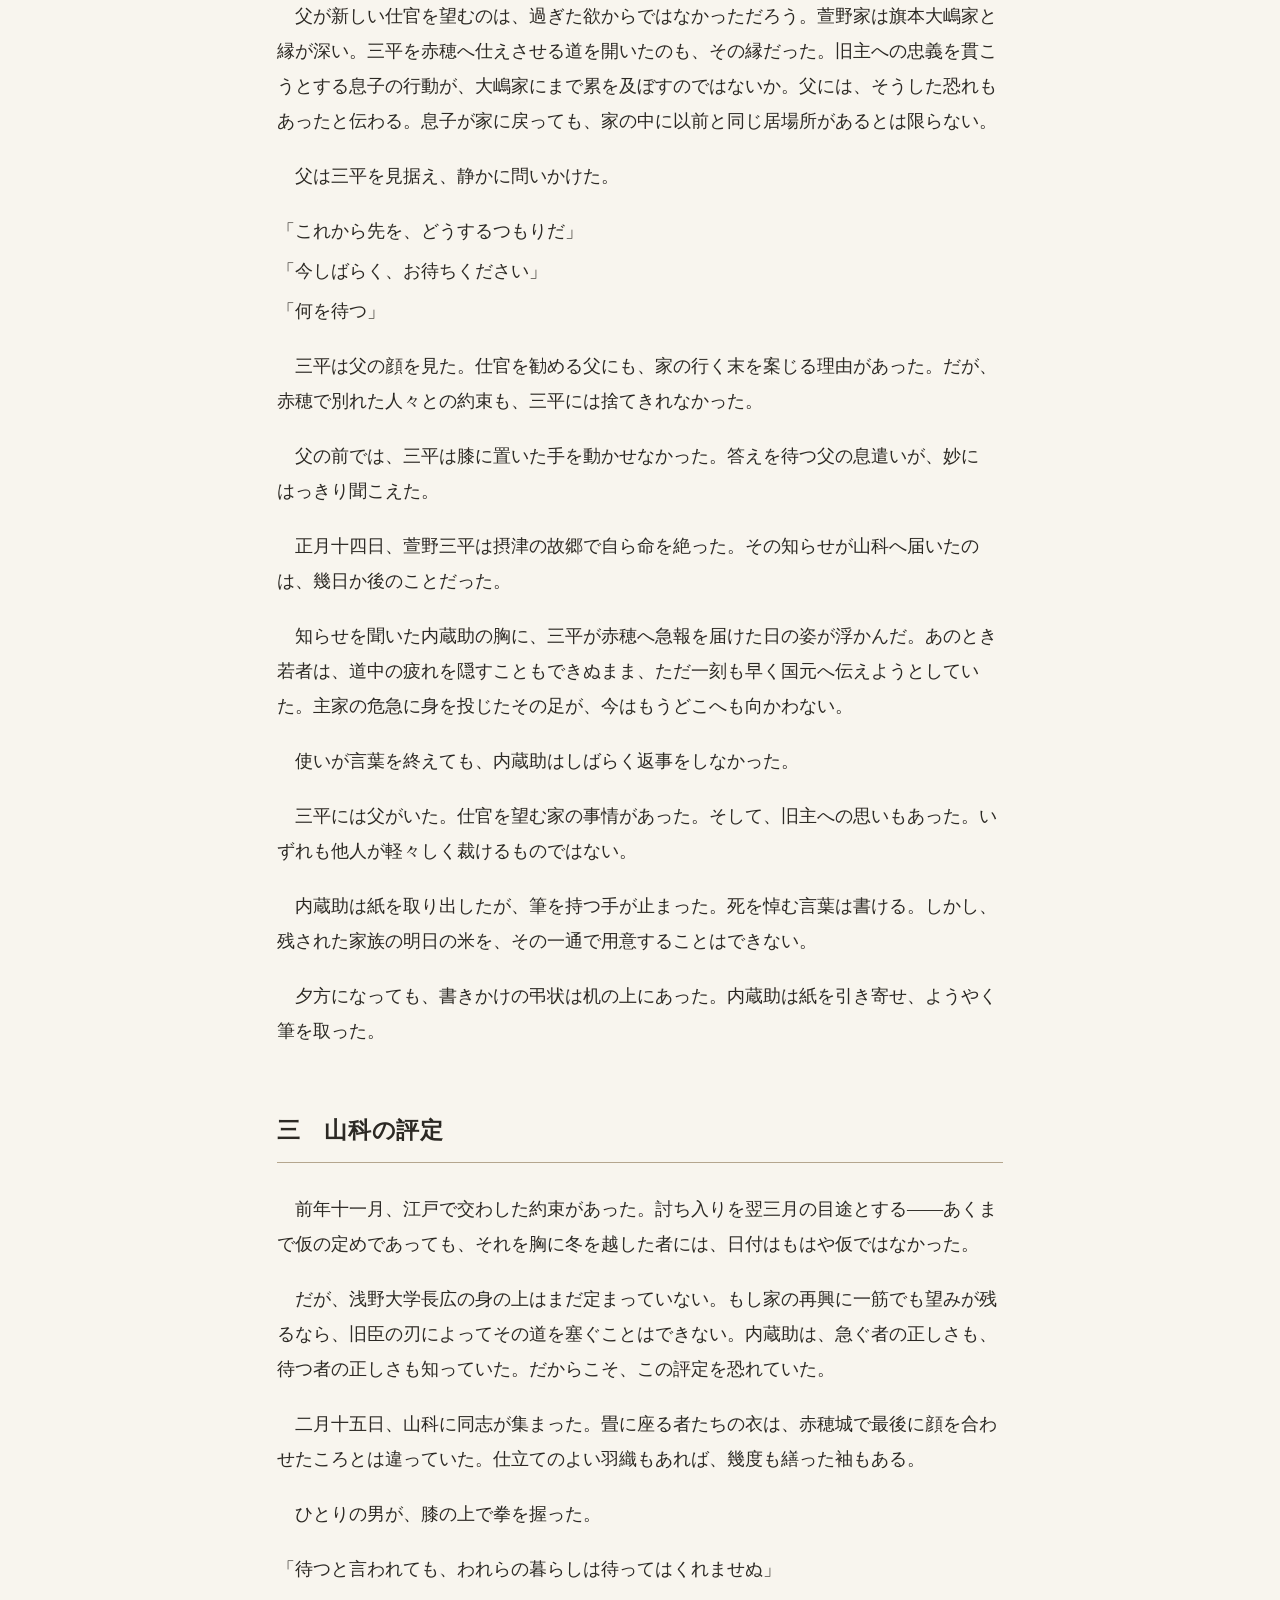
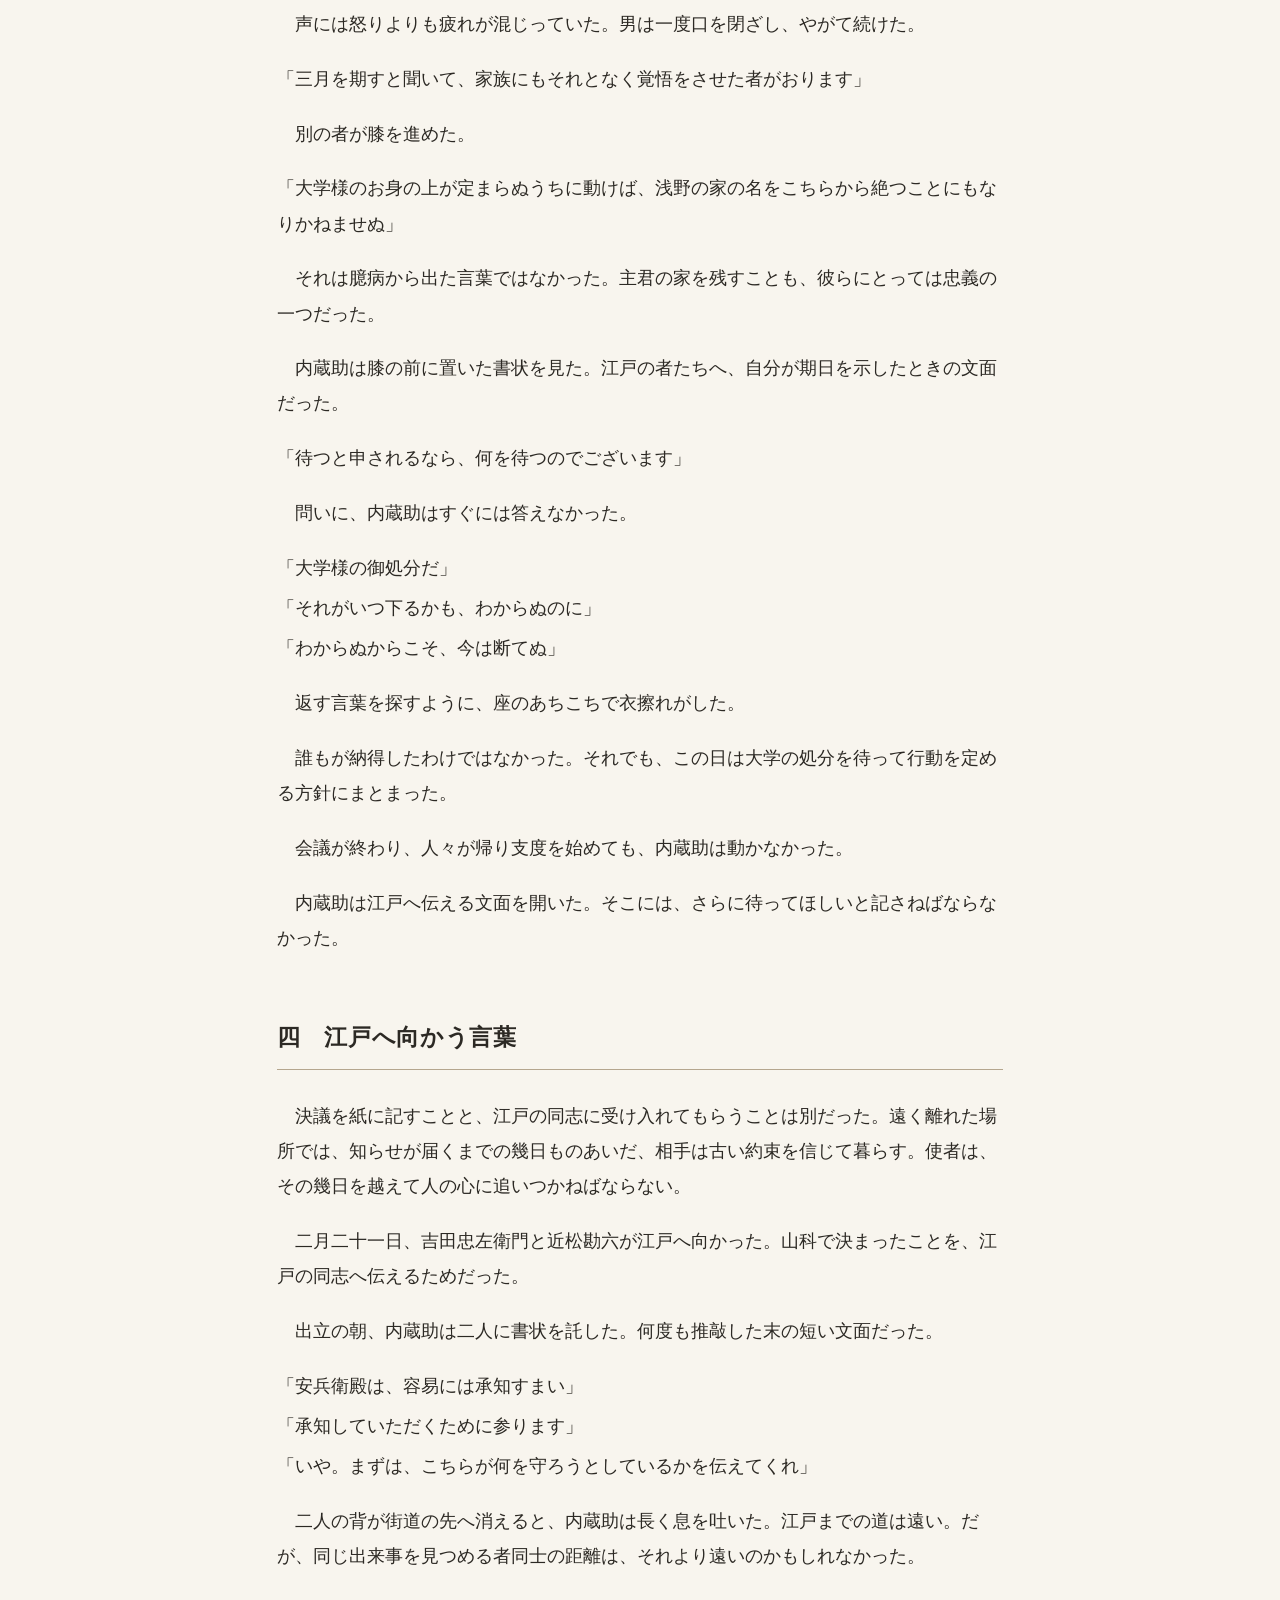
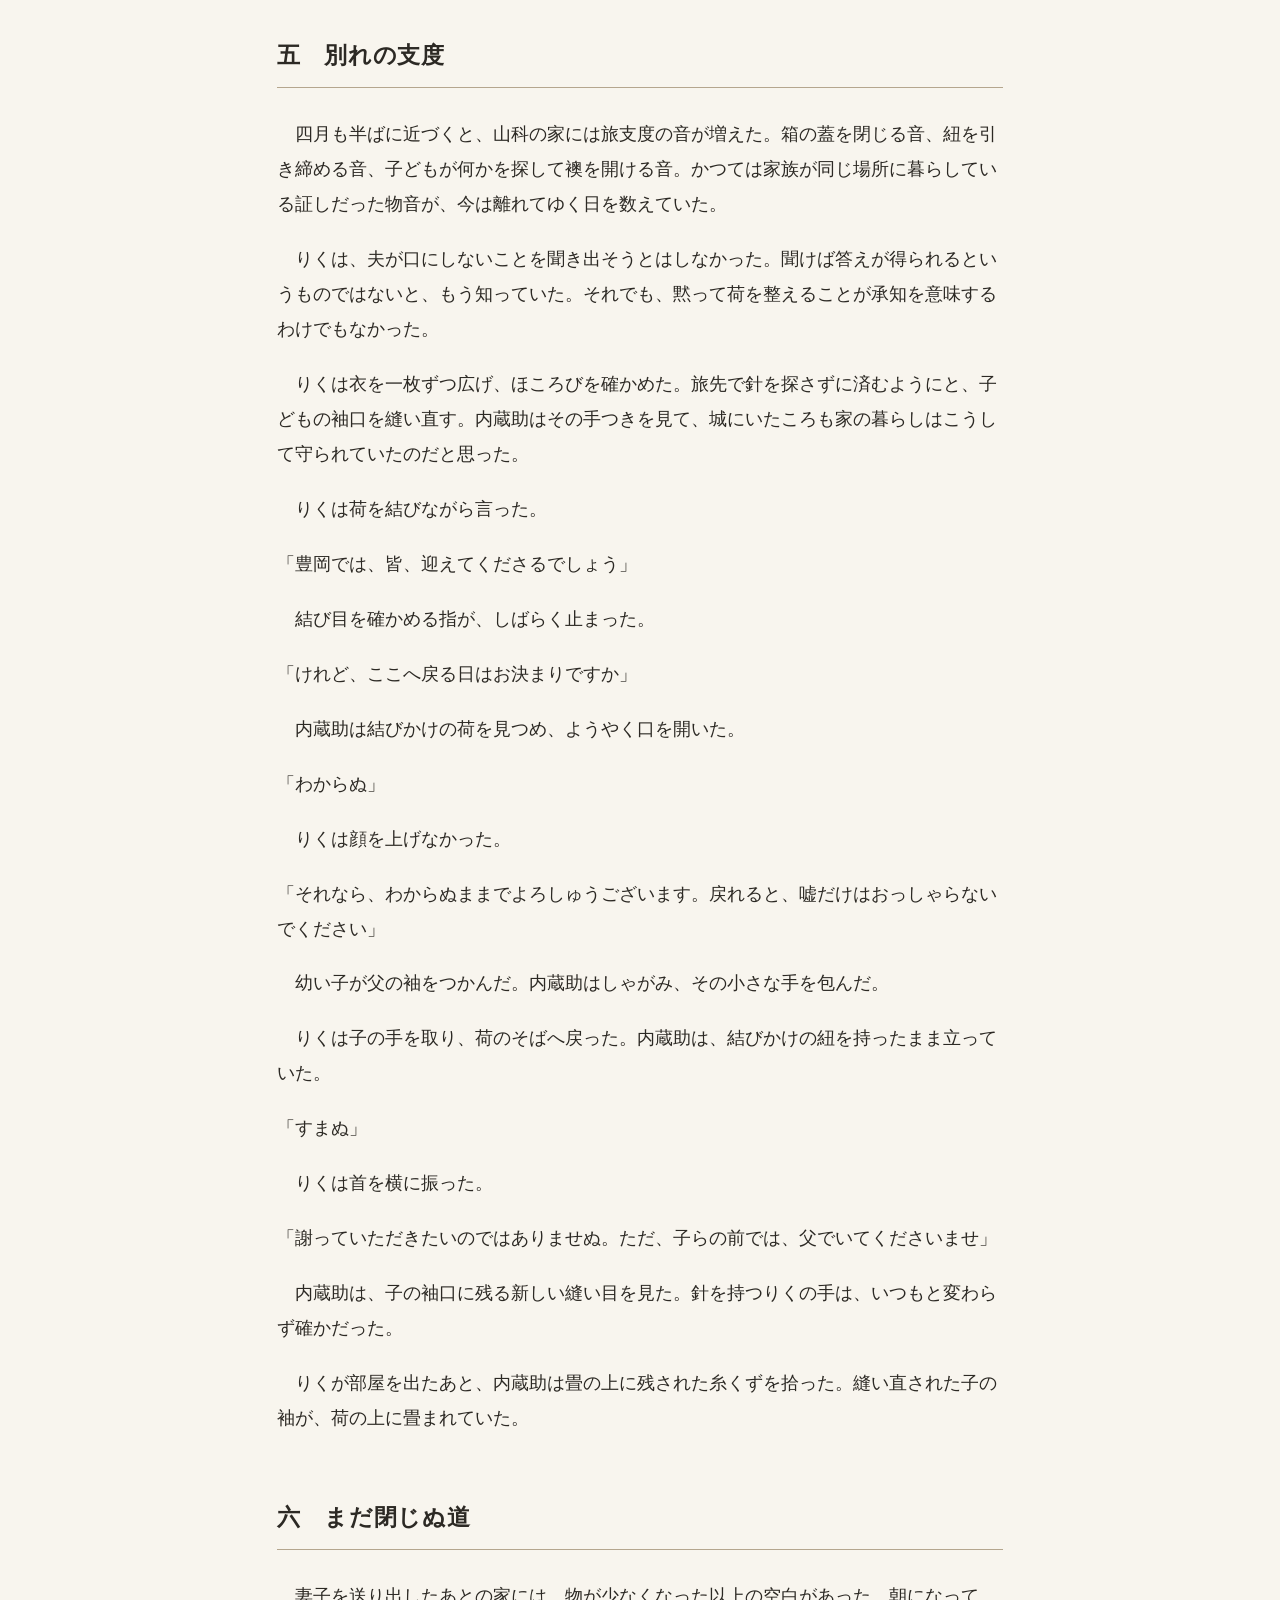
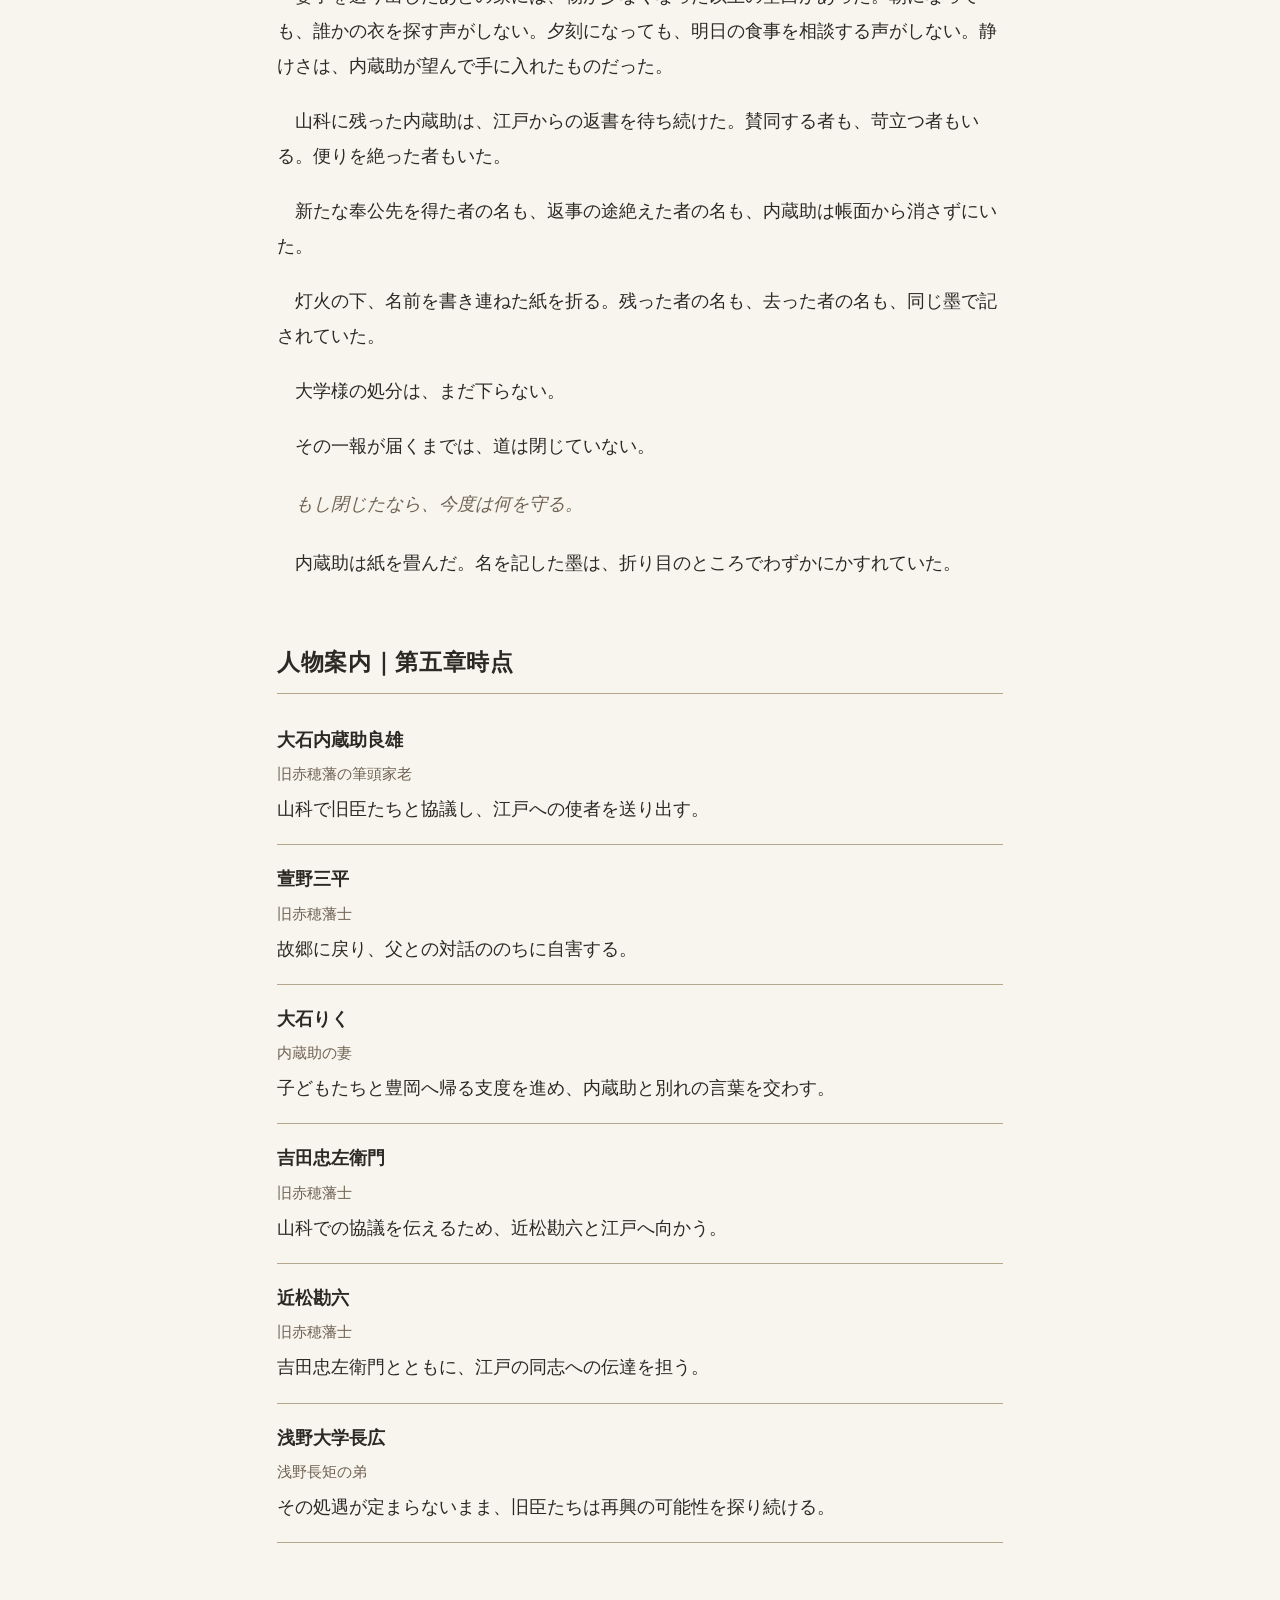
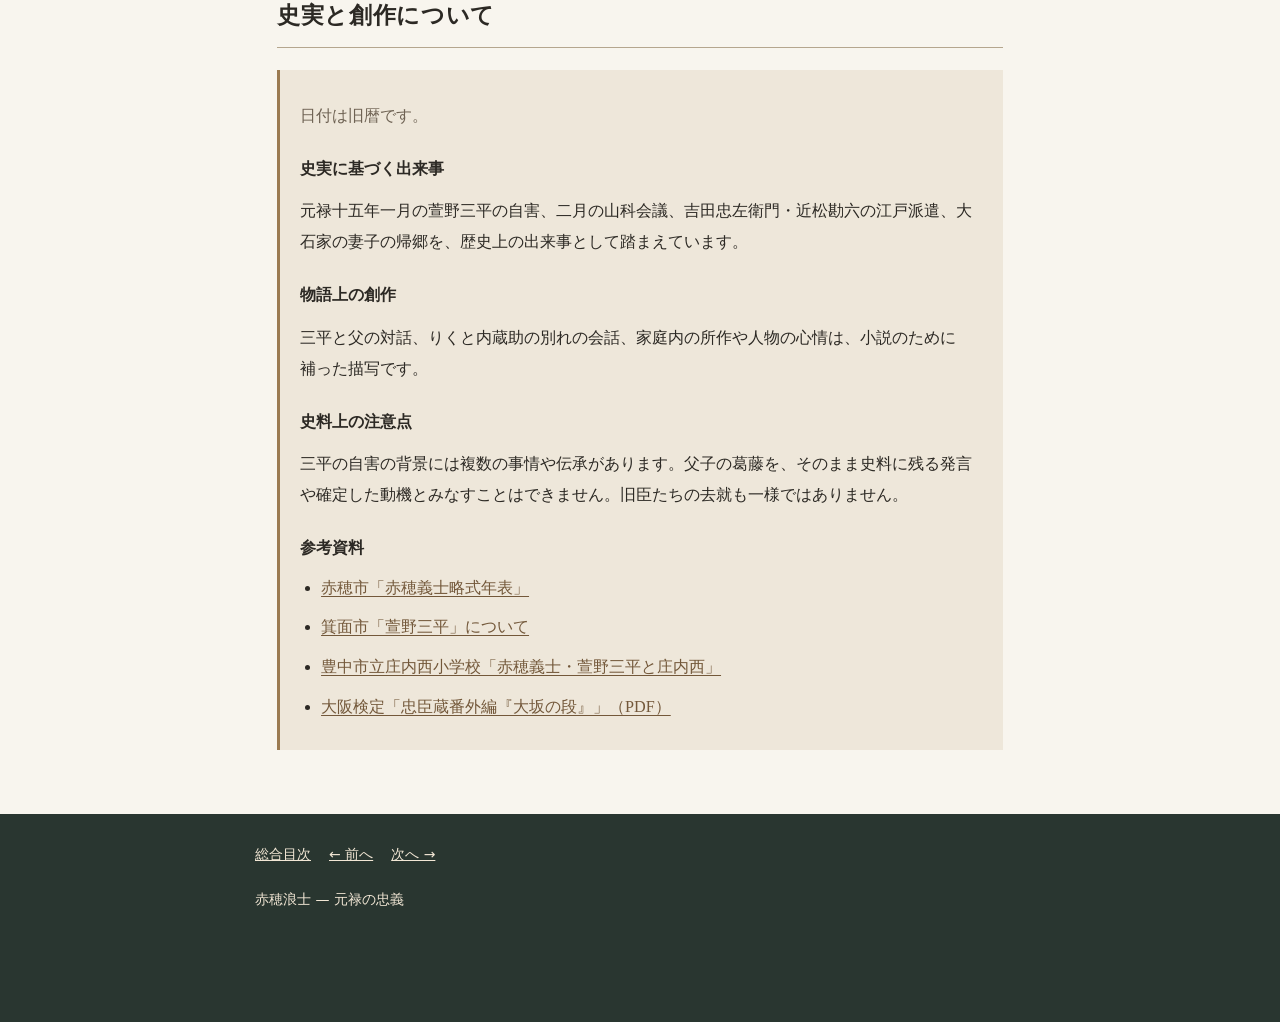
<file: ako-ronin/chapter05.html>
<!DOCTYPE html>

<html lang="ja"><head><meta charset="utf-8"/><meta content="width=device-width,initial-scale=1" name="viewport"/><title>第五章 散りゆく同志｜赤穂浪士 元禄の忠義</title><style>body{margin:0;background:#f7f2e8;color:#29251e;font-family:'Yu Mincho','Hiragino Mincho ProN',serif;line-height:2.15}main{max-width:750px;margin:auto;padding:45px 22px 100px}h1{font-size:2rem;letter-spacing:.13em}h2{font-size:1.3rem;margin-top:3em;border-bottom:1px solid #b7a991;padding-bottom:.5em}p{text-indent:1em;margin:1.3em 0}.dialogue{text-indent:0;margin-left:1em}.note{background:#eee6d8;padding:20px;font-size:.92rem}header,footer{background:#28342f;color:#f7f2e8;padding:15px 25px}a{color:#79552c}.sub{color:#806d53}button{padding:8px 13px;border:1px solid #aaa;background:transparent;color:inherit;border-radius:6px}body.night{background:#171b1b;color:#ddd5c7}body.night .note{background:#30332f}body.night a{color:#e4bb7e}</style><style>*{box-sizing:border-box}html{scroll-behavior:smooth}body{margin:0;background:#f8f5ee;color:#2c2924;font-family:"Hiragino Mincho ProN","Yu Mincho",serif;font-size:18px;line-height:2.25}header,footer{background:#293630;color:#fff;padding:12px 22px}header a,footer a{color:#f2e7d5}main{max-width:770px;margin:auto;padding:34px 23px 90px}h1{font-size:clamp(1.8rem,5vw,2.5rem);letter-spacing:.13em}h2{font-size:1.27em;margin:3em 0 1.5em;border-bottom:1px solid #c9bba6;padding-bottom:.5em}p{margin:1.1em 0;text-indent:1em}p.dialogue{text-indent:0;margin:1.5em 0}p.inner{font-style:italic;color:#625141;margin:1.6em 1em;text-indent:0}p.break{text-align:center;text-indent:0;color:#8b7962;margin:2em 0}nav{display:flex;gap:15px;flex-wrap:wrap}a{color:#73583a}.kicker{color:#826d51;letter-spacing:.14em;font-size:.85em}.note{padding:15px 18px;background:#eee7da;border-left:3px solid #9b7a51;font-size:.85em;line-height:1.8;margin:24px 0}.note p{text-indent:0;margin:.4em 0}ruby rt{font-size:.52em}body.hide-ruby rt{display:none}.reader-tools{position:fixed;z-index:40;top:12px;right:12px;background:#f2eadc;color:#2c2924;border-radius:12px;padding:10px;display:flex;gap:9px;align-items:center;box-shadow:0 5px 22px #0003;font:14px system-ui,sans-serif}.reader-tools button{border:1px solid #9b907d;border-radius:20px;background:white;padding:8px 12px;cursor:pointer;color:#29251f}button:focus-visible{outline:3px solid #8d7452}@media(max-width:700px){.reader-tools{top:auto;bottom:16px;left:12px;right:12px;justify-content:center;transform:translateY(calc(100% + 35px));opacity:0;pointer-events:none;transition:transform .22s,opacity .22s}body.menu-open .reader-tools{transform:translateY(0);opacity:1;pointer-events:auto}}
/* 組版は一元管理。行末の自動均等化やpretty折返しは使用しない */
main section p{display:block;max-width:none;width:auto;line-height:1.9;margin:.9em 0;text-align:start;text-wrap:wrap;letter-spacing:normal;word-spacing:normal;white-space:normal;word-break:normal;overflow-wrap:normal;line-break:strict;text-indent:1em}
main section p.dialogue{margin:.35em 0 .55em;text-indent:0}
main section p.dialogue+p.dialogue{margin-top:.15em}
main section p.inner{margin:1em 0 1.1em 1em;text-indent:0;font-style:italic}
main section p.break{text-align:center;text-indent:0;margin:2em 0}
main section ruby{white-space:normal}
@media(max-width:700px){main{padding-left:20px;padding-right:20px}}

main p.dialogue {text-indent:0 !important; margin-top:.28em !important; margin-bottom:.28em !important;}
main p.dialogue + p.dialogue {margin-top:.12em !important;}

main p.dialogue{text-indent:0!important;margin-top:.28em!important;margin-bottom:.28em!important;}

/* Unified, compact reader controls */
:root{--reader-font-size:18px}
html{scroll-behavior:smooth;scroll-padding-top:75px}
main{font-size:var(--reader-font-size);overflow-wrap:break-word;min-width:0}
main p,main li,main .person,main .panel{overflow-wrap:break-word}
.reader-launch{position:fixed;right:max(12px,calc((100vw - 780px)/2));top:12px;z-index:30}
.reader-launch button,.reader-panel button{font-family:system-ui,sans-serif;border:1px solid var(--line);border-radius:10px;background:var(--soft);color:var(--ink);padding:9px 12px;cursor:pointer;touch-action:manipulation}
.reader-launch button{box-shadow:0 3px 16px #0002;font-size:13px;min-height:42px}
.reader-panel[hidden]{display:none!important}
.reader-panel{position:fixed;right:max(12px,calc((100vw - 780px)/2));top:62px;z-index:31;width:min(355px,calc(100vw - 24px));max-height:calc(100dvh - 78px);overflow:auto;background:var(--paper);color:var(--ink);border:1px solid var(--line);border-radius:15px;box-shadow:0 12px 45px #0004;padding:16px;font-family:system-ui,sans-serif;font-size:14px}
.reader-panel-head,.reader-option{display:flex;align-items:center;justify-content:space-between;gap:12px}
.reader-panel-head{padding-bottom:12px;border-bottom:1px solid var(--line)}
.reader-panel-head button{padding:5px 11px}
.reader-option{padding:14px 0;border-bottom:1px solid var(--line)}
.size-buttons{display:flex;align-items:center;gap:8px}
.size-buttons button{font-size:21px;font-weight:600;width:43px;height:43px;padding:0}
.size-buttons output{min-width:43px;text-align:center;font-variant-numeric:tabular-nums}
.reader-panel button:disabled{opacity:.4;cursor:default}
.reader-links{display:flex;justify-content:space-between;gap:10px;padding:14px 0;border-bottom:1px solid var(--line)}
.reader-links a{color:var(--accent);text-decoration:underline}
.reader-hint{font-size:12px;line-height:1.7;color:var(--muted);margin:10px 0 0;text-indent:0}
#reading-progress{position:fixed;top:0;left:0;right:0;height:3px;z-index:35;pointer-events:none}
#reading-progress-fill{height:100%;width:0;background:#aa6d4b;transition:width .1s linear}
@media(max-width:600px){header{padding-right:145px}main{padding:38px 18px 75px}.people{grid-template-columns:1fr}}

/* Chapter theme and text flow */
:root{--paper:#f8f5ee;--ink:#2c2924;--muted:#6e6253;--line:#d8ccbb;--accent:#73583a;--soft:#eee7da}
body{background:var(--paper)!important;color:var(--ink)!important}
main{font-size:var(--reader-font-size)!important;overflow-wrap:break-word;max-width:770px}
main section p{overflow-wrap:break-word;word-break:normal;white-space:normal;text-align:left;text-wrap:wrap}
html[data-theme="night"]{--paper:#1e2324;--ink:#e9e0d3;--muted:#b7aaa0;--line:#555c5c;--accent:#d8bb8d;--soft:#343838;color-scheme:dark}
html[data-theme="night"] .note{background:#343838;color:var(--ink)}
html[data-theme="night"] main .inner{color:#c4af91}
html[data-theme="night"] h2{border-color:#62605b}
html[data-theme="night"] main a{color:var(--accent)}
html[data-theme="night"] header a,html[data-theme="night"] footer a{color:#f2e7d5}
@media(max-width:600px){header{padding-right:150px!important}}

.interlude-intro{font-size:1.06em;line-height:2.0}.map-frame,.diagram{border:1px solid var(--line);border-radius:14px;background:var(--soft);padding:16px;margin:20px 0}.map-frame svg{display:block;width:100%;height:auto}.map-caption,.smallnote{font-size:.78em;color:var(--muted);line-height:1.8;text-indent:0}.people-grid{display:grid;grid-template-columns:repeat(2,minmax(0,1fr));gap:12px}.person-card{background:var(--soft);border:1px solid var(--line);padding:13px;border-radius:10px;line-height:1.7}.person-card strong{display:block}.person-card span{display:block;font-size:.82em;color:var(--muted)}.relation{display:grid;grid-template-columns:1fr 1fr;gap:12px;align-items:center}.relation .wide{grid-column:1/-1;text-align:center}.relation .person-card{text-align:center}.relation-arrow{text-align:center;font-size:.8em;color:var(--muted);padding:4px}.timeline{border-left:2px solid var(--accent);margin-left:12px;padding-left:22px}.timeline article{position:relative;margin:0 0 24px}.timeline article:before{content:"";position:absolute;left:-29px;top:10px;width:11px;height:11px;border-radius:50%;background:var(--accent)}.timeline time{font-weight:bold;color:var(--accent)}.timeline p{margin:.3em 0;text-indent:0}.tag{font-size:.8em;color:var(--muted)}.reader-links{flex-wrap:wrap}main .map-frame p,main .diagram p,main .person-card p{ text-indent:0 }@media(max-width:600px){.people-grid{grid-template-columns:1fr}.map-frame,.diagram{padding:10px}.relation{gap:7px}.person-card{padding:9px}}

/* 第一本幕間：図版の横幅と縮尺を保つ */
.relationship-figure,.accurate-map{width:100%;max-width:100%;overflow:hidden;margin:22px 0;border-radius:12px;}
.relationship-figure svg,.accurate-map svg{display:block;width:100%;height:auto;aspect-ratio:auto;}
.relationship-figure{border:1px solid var(--line,#d5c8b4);background:#f8f5ef;}
body.night .relationship-figure,body.dark .relationship-figure{background:#f8f5ef;}
.accurate-map{border:1px solid #c5cfc9;}
@media(max-width:600px){.relationship-figure{overflow-x:auto}.relationship-figure svg{min-width:570px}.accurate-map svg{min-width:0}}

/* 序章と共通の広域地図 */
.shared-story-map{background:#f1ece2;padding:12px;overflow:hidden}
.shared-story-map svg{display:block;width:100%;height:auto;max-width:100%}
.shared-story-map .map-label text{font-size:15px;fill:#473d30;paint-order:stroke;stroke:#f3ebd8;stroke-width:4px;stroke-linejoin:round}
.shared-story-map .map-label .important{font-size:22px;font-weight:bold}
.shared-story-map .map-point circle{fill:#6e6556;stroke:#fff7e6;stroke-width:2}
.shared-story-map .map-point .major{fill:#a14e3d}
</style><style id="unified-navigation-style">.ako-unified-nav{position:sticky;top:0;z-index:9999;background:#292722;color:#fff;padding:9px 14px;display:flex;align-items:center;gap:12px;flex-wrap:wrap;font-family:system-ui,sans-serif;font-size:13px;box-shadow:0 2px 7px #0003}.ako-unified-nav a{color:#fff;text-decoration:none;border-bottom:1px solid #ffffff70}.ako-unified-nav select{min-width:150px;max-width:230px;background:#faf7f0;color:#222;border:1px solid #aaa;border-radius:6px;padding:6px;font-size:13px}.ako-unified-nav .ako-label{font-weight:700}.ako-unified-nav .ako-next{margin-left:auto}.ako-unified-nav a[aria-disabled="true"]{opacity:.35;pointer-events:none}@media(max-width:540px){.ako-unified-nav{gap:7px;padding:8px}.ako-unified-nav .ako-label{width:100%;font-size:12px}.ako-unified-nav select{flex:1;min-width:110px}.ako-unified-nav .ako-next{margin-left:0}}</style><style>
/* Step 3: keep section shortcuts without duplicating chapter navigation. */
.ako-unified-nav .ako-section-links{display:inline-flex;flex-wrap:wrap;gap:.5rem;align-items:center}
.ako-unified-nav .ako-section-links a{font-size:.83em;opacity:.85}
</style><link rel="stylesheet" href="reader.css?v=7"/></head><body><header class="book-header book-header-compact"><a class="book-title" href="index.html">赤穂浪士 — 元禄の忠義</a><nav class="book-nav" aria-label="章の移動"><a href="index.html">総合目次</a><a href="chapter04.html">← 前へ</a><a href="chapter06.html">次へ →</a></nav></header><div aria-hidden="true" id="reading-progress"><div id="reading-progress-fill"></div></div><div class="reader-launch"><button aria-controls="reader-panel" aria-expanded="false" aria-label="読書メニューを開く" id="reader-open" type="button">☰ <span>読書メニュー</span></button></div><dialog class="reader-panel" aria-labelledby="reader-heading" id="reader-panel"><div class="reader-panel-head"><strong id="reader-heading">読書メニュー</strong><button aria-label="閉じる" id="reader-close" type="button">✕</button></div><div class="reader-option reader-chapter"><label for="reader-chapter-select">章を選ぶ</label><select id="reader-chapter-select" aria-label="章を選ぶ" onchange="location.href=this.value"><option value="index.html">総合目次</option><option value="chapter01.html">第一章｜元禄の春</option><option value="chapter02.html">第二章｜松の廊下</option><option value="chapter03.html">第三章｜赤穂城明け渡し</option><option value="interlude01.html">幕間一｜城を失った人々</option><option value="chapter04.html">第四章｜山科の静寂</option><option value="chapter05.html" selected>第五章｜散りゆく同志</option><option value="chapter06.html">第六章｜円山の決断</option><option value="interlude02.html">幕間二｜城を離れて、道を選ぶ</option><option value="chapter07.html">第七章｜誓いの行方</option><option value="chapter08.html">第八章｜江戸の夜を測る</option><option value="chapter09.html">第九章｜雪の門</option><option value="chapter10.html">第十章｜残された春</option></select></div><div class="reader-option"><span>画面表示</span><button id="night-toggle" type="button">夜表示</button></div><div class="reader-option"><span>文字サイズ</span><div class="size-buttons"><button aria-label="文字を小さくする" id="font-minus" type="button">−</button><output aria-live="polite" id="font-current">18px</output><button aria-label="文字を大きくする" id="font-plus" type="button">＋</button></div></div><div class="reader-option"><span>ルビ（ふりがな）</span><button id="ruby-toggle" type="button" aria-pressed="true">ルビ：オン</button></div><div class="reader-option"><span>このページの読書進捗</span><output id="reading-percent" aria-live="off">0%</output></div><div class="reader-links"><a href="#people">人物案内</a><a href="chapter04.html">← 第四章</a><a href="index.html">総合目次</a><a href="chapter06.html">第六章 →</a></div><div class="reader-option"><span>前回の位置</span><button id="resume-reading" type="button">続きから</button></div><p class="reader-hint">表示設定は全ページで共通です。読書位置はページごとにこの端末へ保存します。</p></dialog><main><div class="chapter-label">第五章</div><h1>散りゆく同志</h1><p>元禄十五年。山科の冬は、ひとりの決意を固めるより先に、幾人もの暮らしを変えていた。内蔵助のもとへ届く書状には、主君を思う言葉と、今日を生きるための言葉とが、同じ墨で書かれていた。</p><h2>一　戻らぬ者</h2><p class="prose">赤穂に城があったころ、家中の者は禄高によって席を分けられ、役目によって朝を迎えた。城を失えば、その順序も失われる。昨日まで同じ門をくぐった男が、今日は他家の門前で奉公の口を尋ねる。そんな日々が、いつの間にか当たり前になっていた。</p><p class="prose">山科へ来る便りのなかには、決意を誓うものもあれば、米の値を気にするものもあった。内蔵助はどちらにも返事を書いた。どちらが重いとも、筆では決められなかった。</p><p>年が改まって間もないころ、旧臣の一人が山科を訪ねてきた。裾の擦り切れた袴を丁寧に払って上がり、内蔵助の前に膝を折った。</p><p class="dialogue">「このたび、奉公の口が見つかりまして」</p><p>内蔵助は相手の顔を見た。城にいたころは、年のわりに声の大きい男だった。今は、話す前に何度も息を継ぐ。</p><p class="dialogue">「それはよかった」</p><p class="dialogue">「よかったと、おっしゃいますか」</p><p class="dialogue">「家の者は喜ぶであろう」</p><p>男は答えなかった。畳の目に視線を落とし、拳を握った。</p><p class="dialogue">「殿のことを忘れるわけではございませぬ」</p><p class="dialogue">「忘れぬことと、生きてゆくことは、別の話だ」</p><p>内蔵助はそう言ったが、男が帰ったあと、しばらくその座に残った。送り出すことはできる。だが、送り出した者が二度と戻らぬかもしれないという事実には、いまだ慣れなかった。</p><h2>二　萱野三平</h2><p class="prose">摂津の萱野村には、城下とは違う時の流れがあった。畑には季節ごとの手入れが要り、家には家の務めがある。三平が抱えたのは、主君への思いだけではない。父が生きているあいだに、息子として果たすべきことを果たせるのかという問いでもあった。</p><p class="prose">父が新しい仕官を望むのは、過ぎた欲からではなかっただろう。萱野家は旗本大嶋家と縁が深い。三平を赤穂へ仕えさせる道を開いたのも、その縁だった。旧主への忠義を貫こうとする息子の行動が、大嶋家にまで累を及ぼすのではないか。父には、そうした恐れもあったと伝わる。息子が家に戻っても、家の中に以前と同じ居場所があるとは限らない。</p><p class="prose">父は三平を見据え、静かに問いかけた。</p><p class="dialogue">「これから先を、どうするつもりだ」</p><p class="dialogue">「今しばらく、お待ちください」</p><p class="dialogue">「何を待つ」</p><p>三平は父の顔を見た。仕官を勧める父にも、家の行く末を案じる理由があった。だが、赤穂で別れた人々との約束も、三平には捨てきれなかった。</p><p>父の前では、三平は膝に置いた手を動かせなかった。答えを待つ父の息遣いが、妙にはっきり聞こえた。</p><p>正月十四日、萱野三平は摂津の故郷で自ら命を絶った。その知らせが山科へ届いたのは、幾日か後のことだった。</p><p>知らせを聞いた内蔵助の胸に、三平が赤穂へ急報を届けた日の姿が浮かんだ。あのとき若者は、道中の疲れを隠すこともできぬまま、ただ一刻も早く国元へ伝えようとしていた。主家の危急に身を投じたその足が、今はもうどこへも向かわない。</p><p>使いが言葉を終えても、内蔵助はしばらく返事をしなかった。</p><p>三平には父がいた。仕官を望む家の事情があった。そして、旧主への思いもあった。いずれも他人が軽々しく裁けるものではない。</p><p>内蔵助は紙を取り出したが、筆を持つ手が止まった。死を悼む言葉は書ける。しかし、残された家族の明日の米を、その一通で用意することはできない。</p><p>夕方になっても、書きかけの弔状は机の上にあった。内蔵助は紙を引き寄せ、ようやく筆を取った。</p><h2>三　山科の評定</h2><p class="prose">前年十一月、江戸で交わした約束があった。討ち入りを翌三月の目途とする――あくまで仮の定めであっても、それを胸に冬を越した者には、日付はもはや仮ではなかった。</p><p class="prose">だが、浅野大学長広の身の上はまだ定まっていない。もし家の再興に一筋でも望みが残るなら、旧臣の刃によってその道を塞ぐことはできない。内蔵助は、急ぐ者の正しさも、待つ者の正しさも知っていた。だからこそ、この評定を恐れていた。</p><p>二月十五日、山科に同志が集まった。畳に座る者たちの衣は、赤穂城で最後に顔を合わせたころとは違っていた。仕立てのよい羽織もあれば、幾度も繕った袖もある。</p><p class="prose">ひとりの男が、膝の上で拳を握った。</p><p class="dialogue">「待つと言われても、われらの暮らしは待ってはくれませぬ」</p><p class="prose">声には怒りよりも疲れが混じっていた。男は一度口を閉ざし、やがて続けた。</p><p class="dialogue">「三月を期すと聞いて、家族にもそれとなく覚悟をさせた者がおります」</p><p class="prose">別の者が膝を進めた。</p><p class="dialogue">「大学様のお身の上が定まらぬうちに動けば、浅野の家の名をこちらから絶つことにもなりかねませぬ」</p><p class="prose">それは臆病から出た言葉ではなかった。主君の家を残すことも、彼らにとっては忠義の一つだった。</p><p>内蔵助は膝の前に置いた書状を見た。江戸の者たちへ、自分が期日を示したときの文面だった。</p><p class="dialogue">「待つと申されるなら、何を待つのでございます」</p><p>問いに、内蔵助はすぐには答えなかった。</p><p class="dialogue">「大学様の御処分だ」</p><p class="dialogue">「それがいつ下るかも、わからぬのに」</p><p class="dialogue">「わからぬからこそ、今は断てぬ」</p><p>返す言葉を探すように、座のあちこちで衣擦れがした。</p><p>誰もが納得したわけではなかった。それでも、この日は大学の処分を待って行動を定める方針にまとまった。</p><p>会議が終わり、人々が帰り支度を始めても、内蔵助は動かなかった。</p><p>内蔵助は江戸へ伝える文面を開いた。そこには、さらに待ってほしいと記さねばならなかった。</p><h2>四　江戸へ向かう言葉</h2><p class="prose">決議を紙に記すことと、江戸の同志に受け入れてもらうことは別だった。遠く離れた場所では、知らせが届くまでの幾日ものあいだ、相手は古い約束を信じて暮らす。使者は、その幾日を越えて人の心に追いつかねばならない。</p><p>二月二十一日、吉田忠左衛門と近松勘六が江戸へ向かった。山科で決まったことを、江戸の同志へ伝えるためだった。</p><p>出立の朝、内蔵助は二人に書状を託した。何度も推敲した末の短い文面だった。</p><p class="dialogue">「安兵衛殿は、容易には承知すまい」</p><p class="dialogue">「承知していただくために参ります」</p><p class="dialogue">「いや。まずは、こちらが何を守ろうとしているかを伝えてくれ」</p><p>二人の背が街道の先へ消えると、内蔵助は長く息を吐いた。江戸までの道は遠い。だが、同じ出来事を見つめる者同士の距離は、それより遠いのかもしれなかった。</p><h2>五　別れの支度</h2><p class="prose">四月も半ばに近づくと、山科の家には旅支度の音が増えた。箱の蓋を閉じる音、紐を引き締める音、子どもが何かを探して襖を開ける音。かつては家族が同じ場所に暮らしている証しだった物音が、今は離れてゆく日を数えていた。</p><p class="prose">りくは、夫が口にしないことを聞き出そうとはしなかった。聞けば答えが得られるというものではないと、もう知っていた。それでも、黙って荷を整えることが承知を意味するわけでもなかった。</p><p>りくは衣を一枚ずつ広げ、ほころびを確かめた。旅先で針を探さずに済むようにと、子どもの袖口を縫い直す。内蔵助はその手つきを見て、城にいたころも家の暮らしはこうして守られていたのだと思った。</p><p class="prose">りくは荷を結びながら言った。</p><p class="dialogue">「豊岡では、皆、迎えてくださるでしょう」</p><p class="prose">結び目を確かめる指が、しばらく止まった。</p><p class="dialogue">「けれど、ここへ戻る日はお決まりですか」</p><p>内蔵助は結びかけの荷を見つめ、ようやく口を開いた。</p><p class="dialogue">「わからぬ」</p><p class="prose">りくは顔を上げなかった。</p><p class="dialogue">「それなら、わからぬままでよろしゅうございます。戻れると、嘘だけはおっしゃらないでください」</p><p>幼い子が父の袖をつかんだ。内蔵助はしゃがみ、その小さな手を包んだ。</p><p>りくは子の手を取り、荷のそばへ戻った。内蔵助は、結びかけの紐を持ったまま立っていた。</p><p class="dialogue">「すまぬ」</p><p>りくは首を横に振った。</p><p class="dialogue">「謝っていただきたいのではありませぬ。ただ、子らの前では、父でいてくださいませ」</p><p>内蔵助は、子の袖口に残る新しい縫い目を見た。針を持つりくの手は、いつもと変わらず確かだった。</p><p>りくが部屋を出たあと、内蔵助は畳の上に残された糸くずを拾った。縫い直された子の袖が、荷の上に畳まれていた。</p><h2>六　まだ閉じぬ道</h2><p class="prose">妻子を送り出したあとの家には、物が少なくなった以上の空白があった。朝になっても、誰かの衣を探す声がしない。夕刻になっても、明日の食事を相談する声がしない。静けさは、内蔵助が望んで手に入れたものだった。</p><p>山科に残った内蔵助は、江戸からの返書を待ち続けた。賛同する者も、苛立つ者もいる。便りを絶った者もいた。</p><p>新たな奉公先を得た者の名も、返事の途絶えた者の名も、内蔵助は帳面から消さずにいた。</p><p>灯火の下、名前を書き連ねた紙を折る。残った者の名も、去った者の名も、同じ墨で記されていた。</p><p>大学様の処分は、まだ下らない。</p><p>その一報が届くまでは、道は閉じていない。</p><p class="inner">もし閉じたなら、今度は何を守る。</p><p>内蔵助は紙を畳んだ。名を記した墨は、折り目のところでわずかにかすれていた。</p><section class="character-guide" id="people"><h2>人物案内｜第五章時点</h2><dl class="character-list"><div><dt>大石内蔵助良雄</dt><dd><span class="character-role">旧赤穂藩の筆頭家老</span><span class="character-summary">山科で旧臣たちと協議し、江戸への使者を送り出す。</span></dd></div><div><dt>萱野三平</dt><dd><span class="character-role">旧赤穂藩士</span><span class="character-summary">故郷に戻り、父との対話ののちに自害する。</span></dd></div><div><dt>大石りく</dt><dd><span class="character-role">内蔵助の妻</span><span class="character-summary">子どもたちと豊岡へ帰る支度を進め、内蔵助と別れの言葉を交わす。</span></dd></div><div><dt>吉田忠左衛門</dt><dd><span class="character-role">旧赤穂藩士</span><span class="character-summary">山科での協議を伝えるため、近松勘六と江戸へ向かう。</span></dd></div><div><dt>近松勘六</dt><dd><span class="character-role">旧赤穂藩士</span><span class="character-summary">吉田忠左衛門とともに、江戸の同志への伝達を担う。</span></dd></div><div><dt>浅野大学長広</dt><dd><span class="character-role">浅野長矩の弟</span><span class="character-summary">その処遇が定まらないまま、旧臣たちは再興の可能性を探り続ける。</span></dd></div></dl></section><section class="historical-note" id="historical-note"><h2>史実と創作について</h2><div class="historical-note-body"><p class="note-dates">日付は旧暦です。</p><h3>史実に基づく出来事</h3><p>元禄十五年一月の萱野三平の自害、二月の山科会議、吉田忠左衛門・近松勘六の江戸派遣、大石家の妻子の帰郷を、歴史上の出来事として踏まえています。</p><h3>物語上の創作</h3><p>三平と父の対話、りくと内蔵助の別れの会話、家庭内の所作や人物の心情は、小説のために補った描写です。</p><h3>史料上の注意点</h3><p>三平の自害の背景には複数の事情や伝承があります。父子の葛藤を、そのまま史料に残る発言や確定した動機とみなすことはできません。旧臣たちの去就も一様ではありません。</p><h3>参考資料</h3><ul class="reference-list"><li><a href="https://www.city.ako.lg.jp/kensetsu/kankou/samurai/nenpyo2.html" target="_blank" rel="noopener noreferrer">赤穂市「赤穂義士略式年表」</a></li><li><a href="https://www.city.minoh.lg.jp/faq/kurashi/bunka/kannosampei.html" target="_blank" rel="noopener noreferrer">箕面市「萱野三平」について</a></li><li><a href="https://www.toyonaka-osa.ed.jp/cms/shonai-n/index.cfm/1%2C1118%2C13%2C140%2Chtml" target="_blank" rel="noopener noreferrer">豊中市立庄内西小学校「赤穂義士・萱野三平と庄内西」</a></li><li><a href="https://www.osaka-kentei.jp/pdf/2016/osk_houkoku2016_07.pdf" target="_blank" rel="noopener noreferrer">大阪検定「忠臣蔵番外編『大坂の段』」（PDF）</a></li></ul></div></section></main><footer class="book-footer"><nav aria-label="章の移動（末尾）"><a href="index.html">総合目次</a><a href="chapter04.html">← 前へ</a><a href="chapter06.html">次へ →</a></nav><p>赤穂浪士 — 元禄の忠義</p></footer><script src="reader.js?v=6"></script></body></html>
</file>
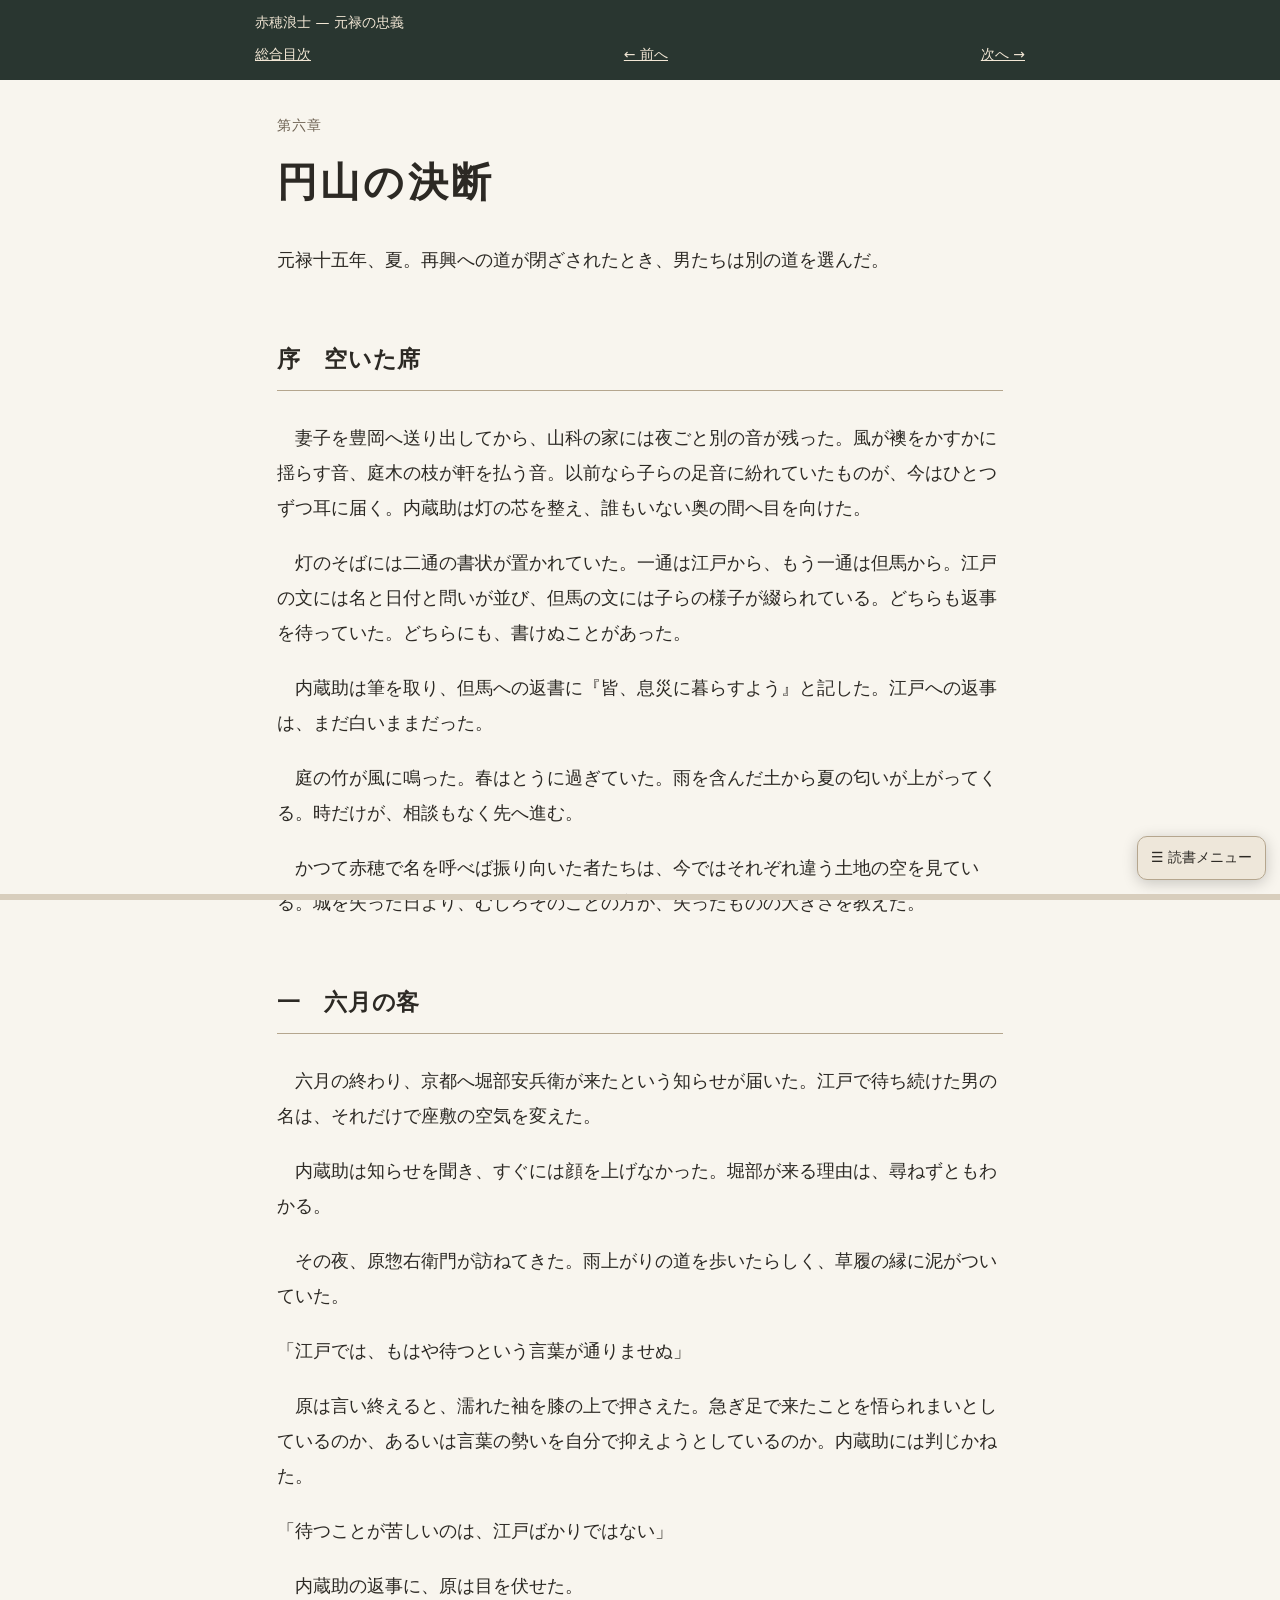
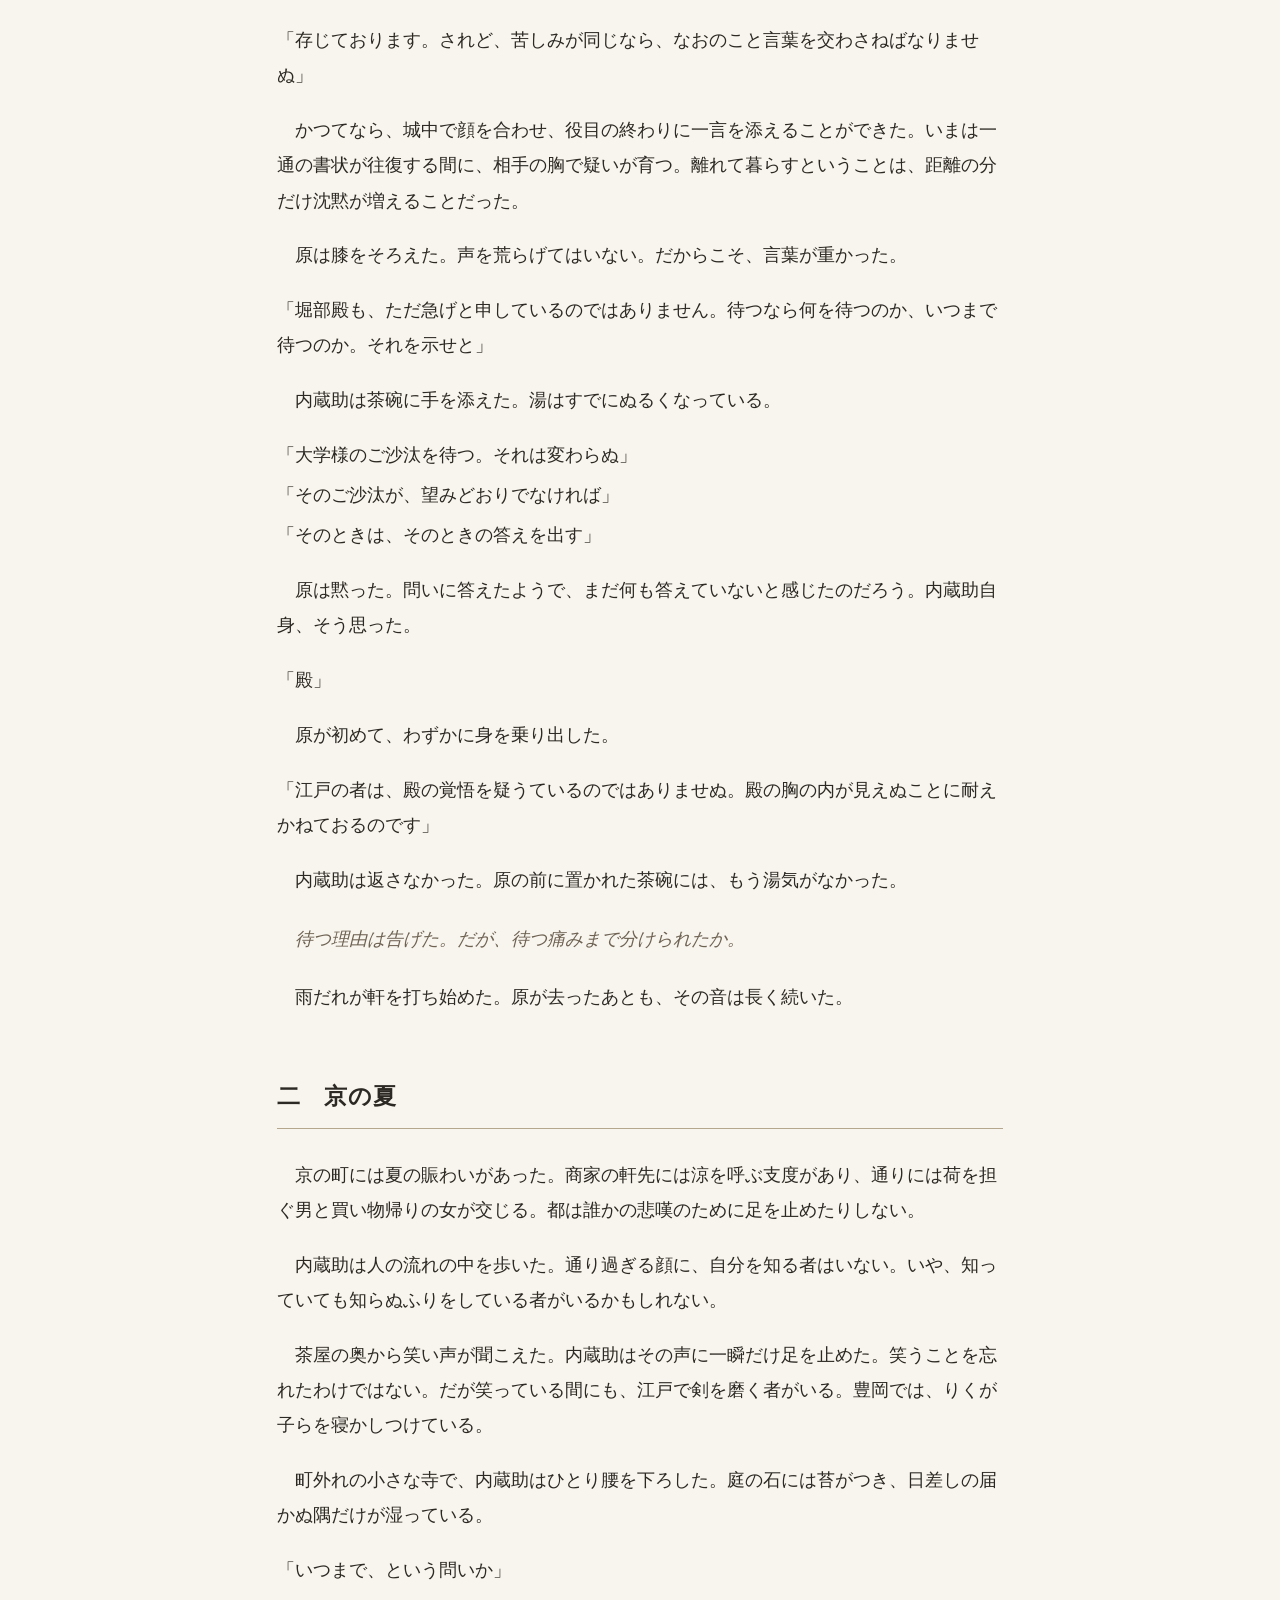
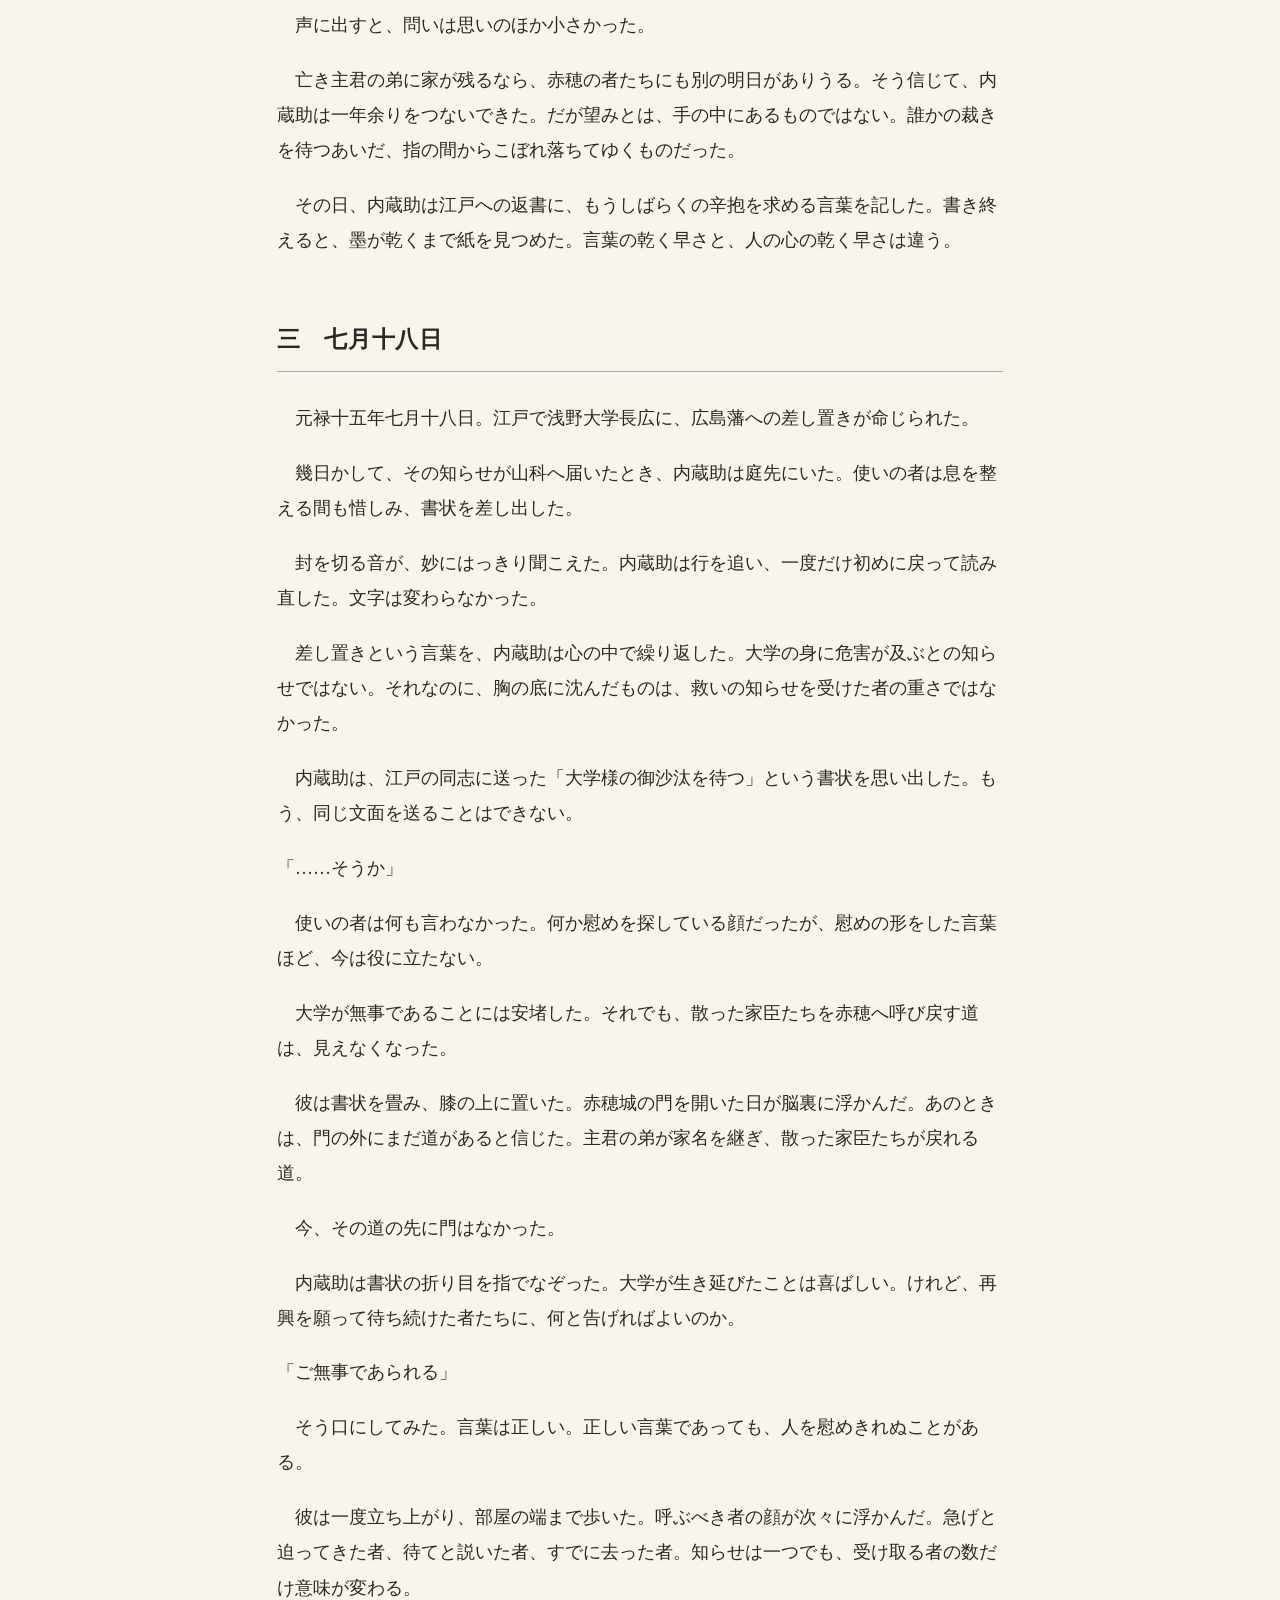
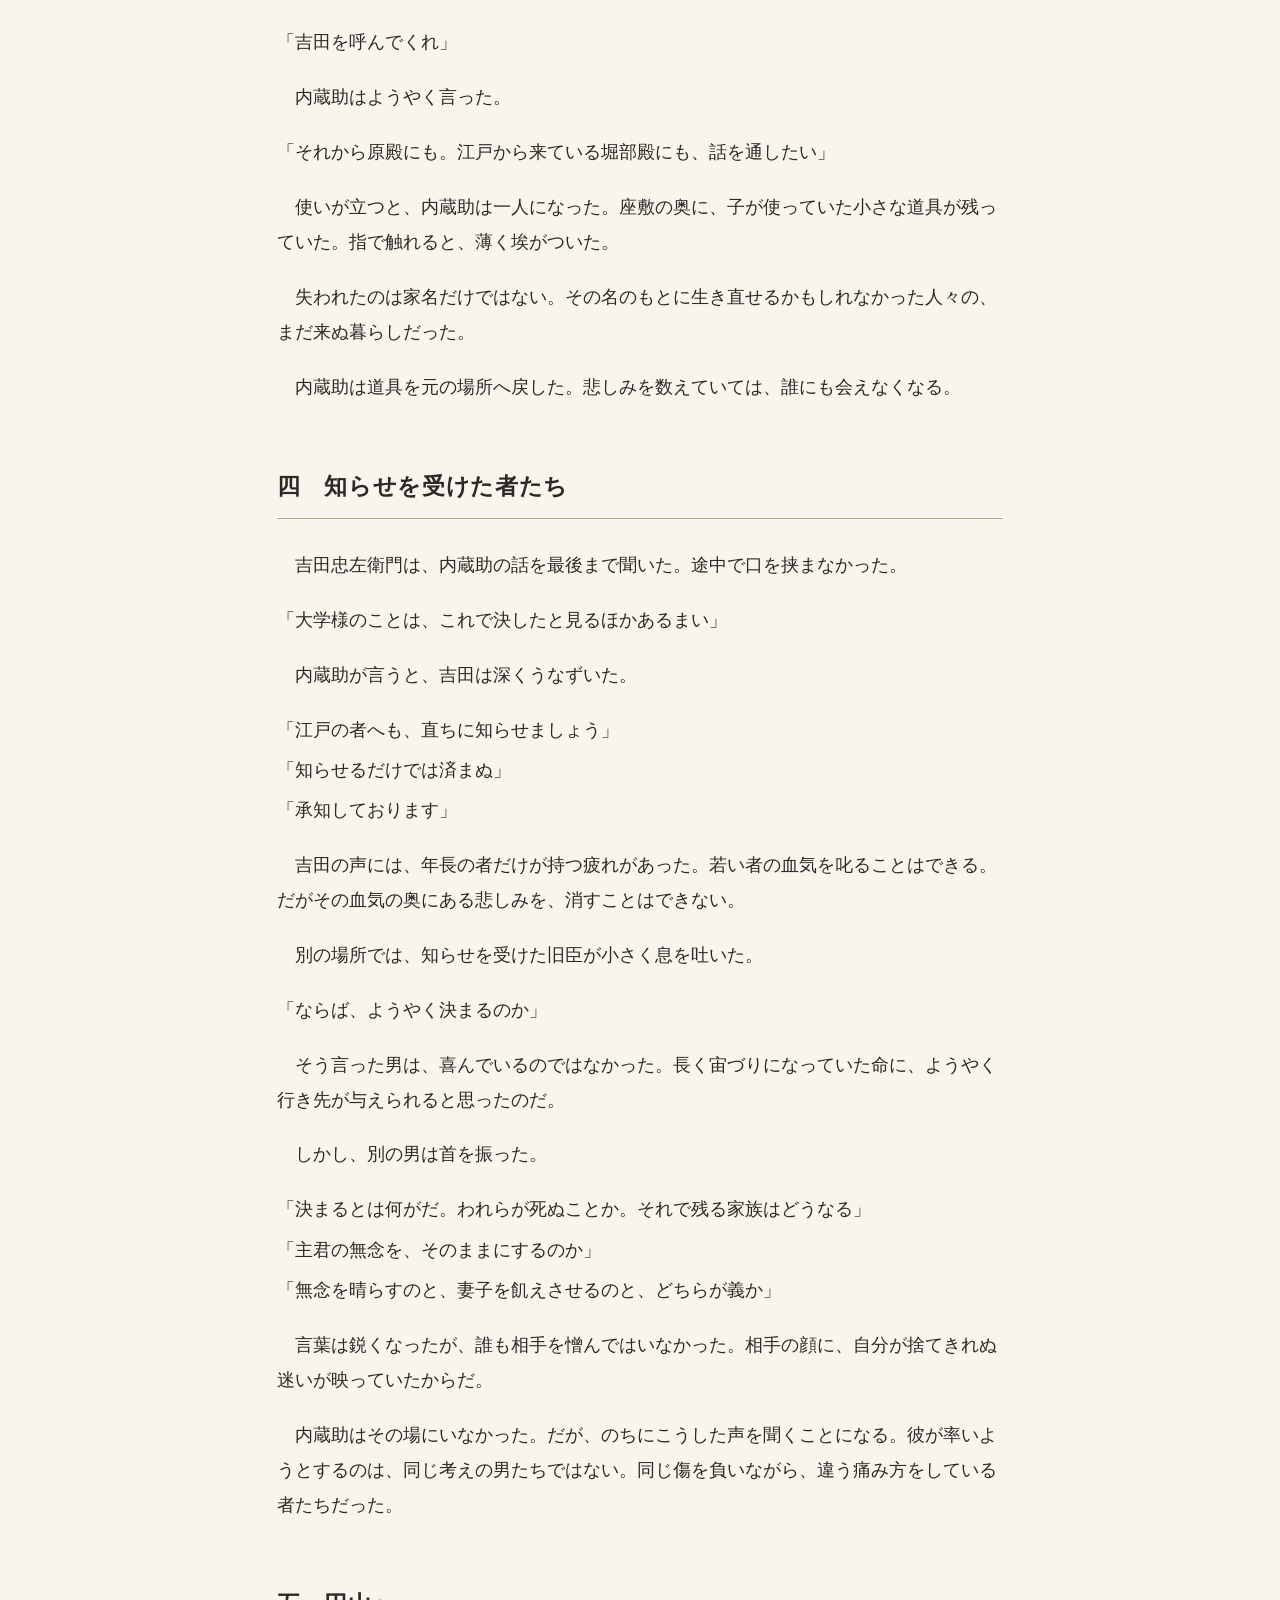
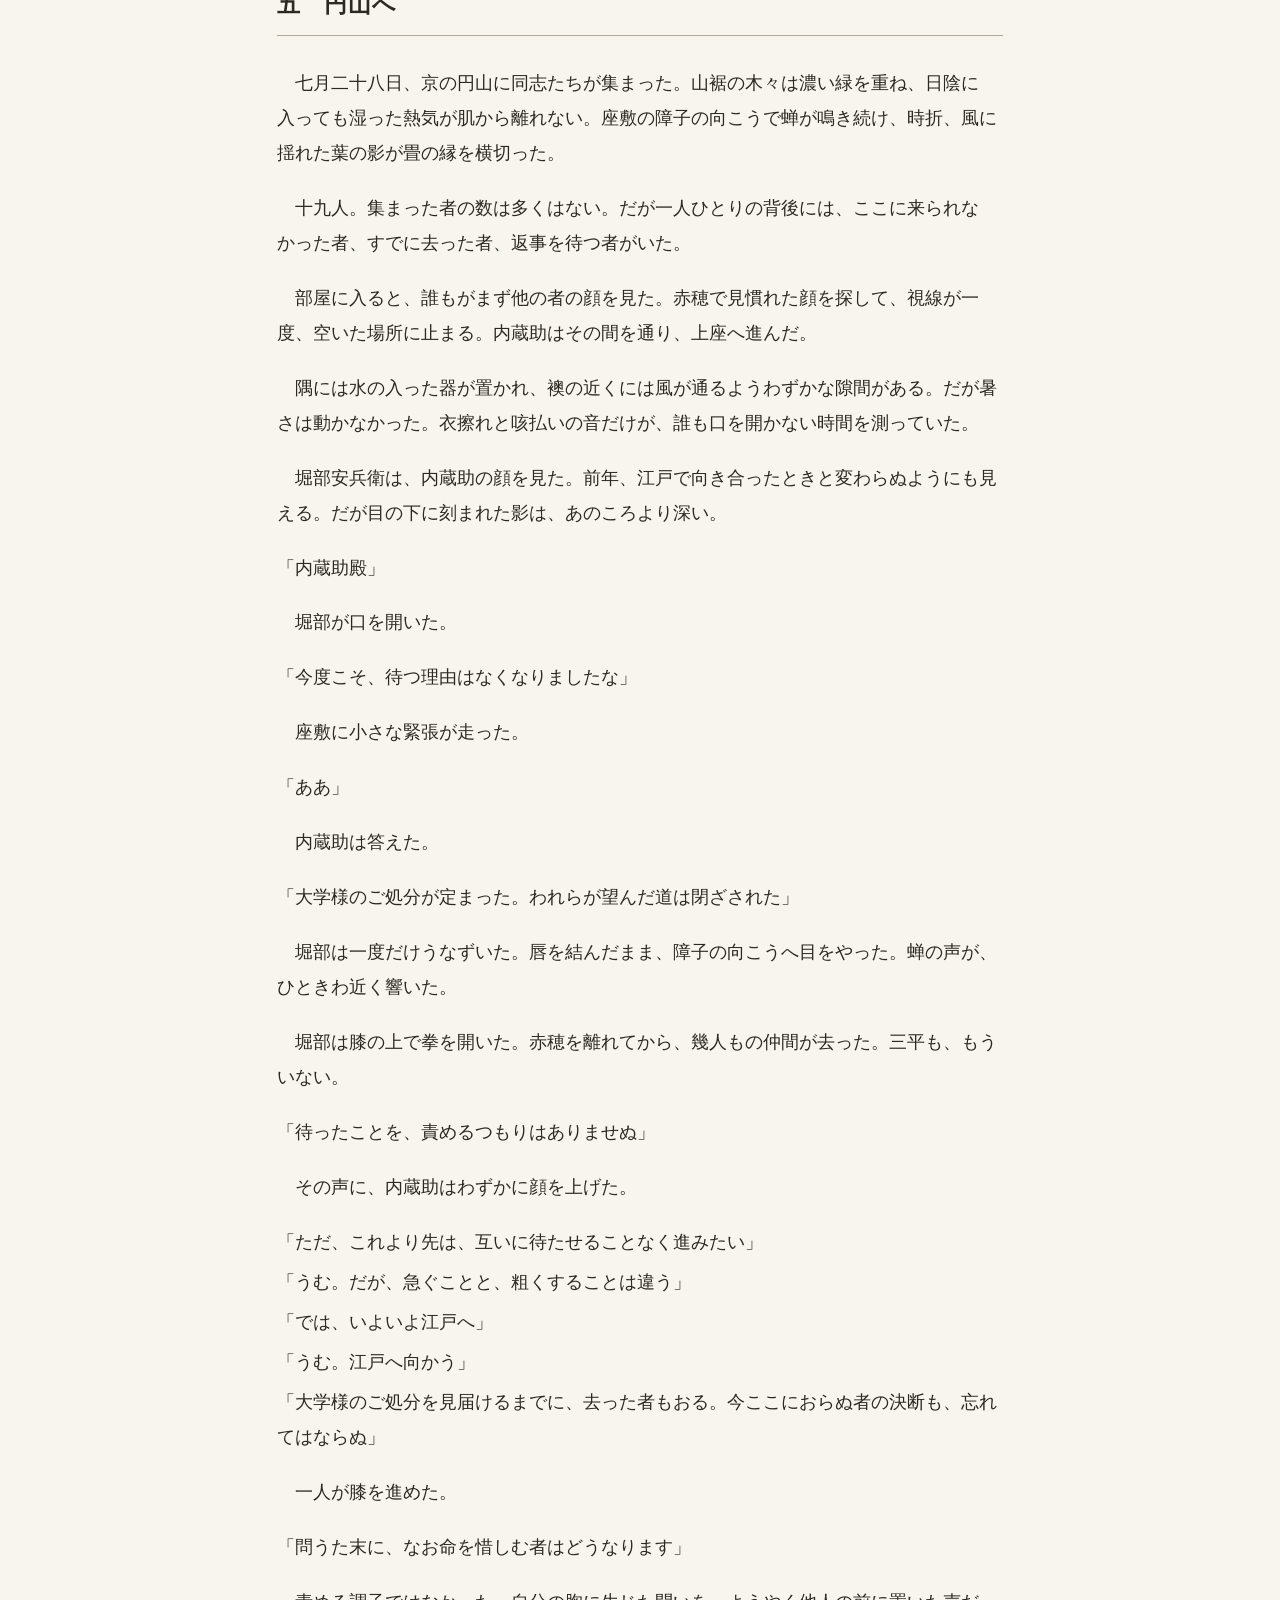
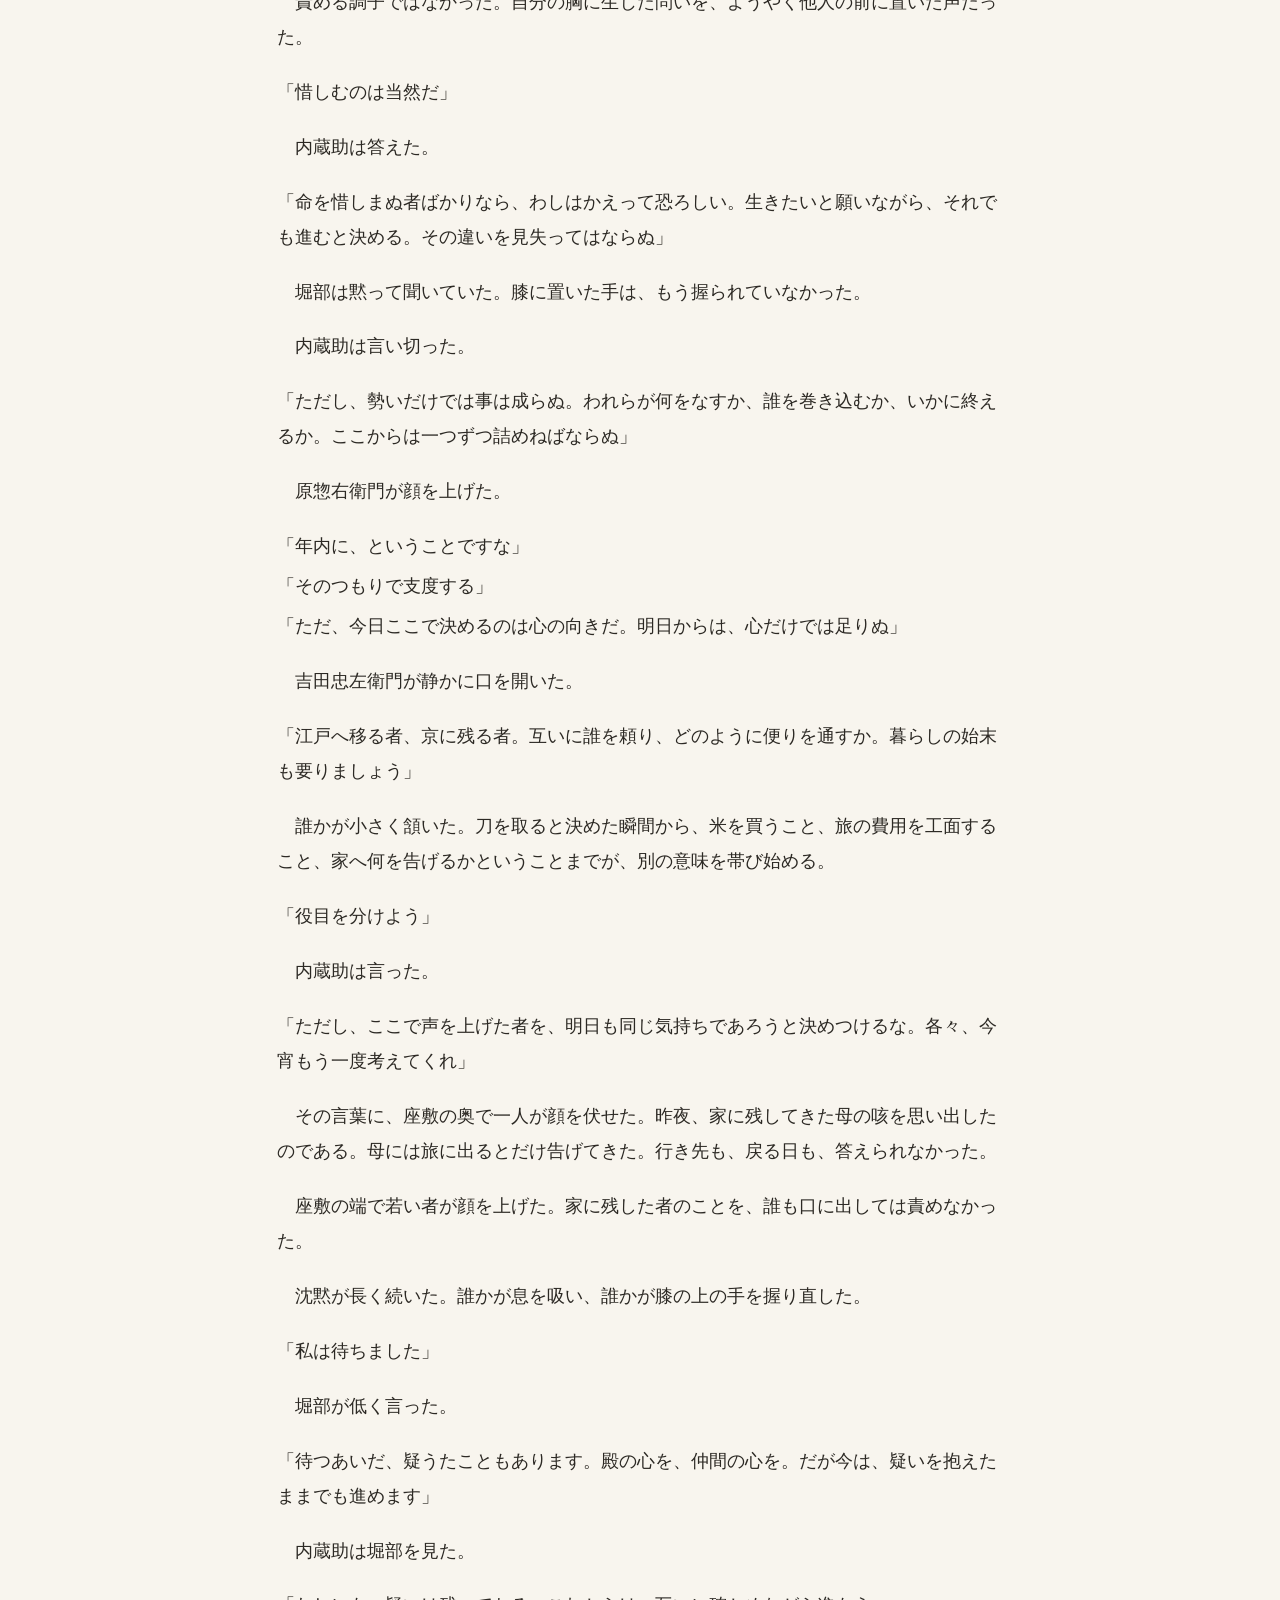
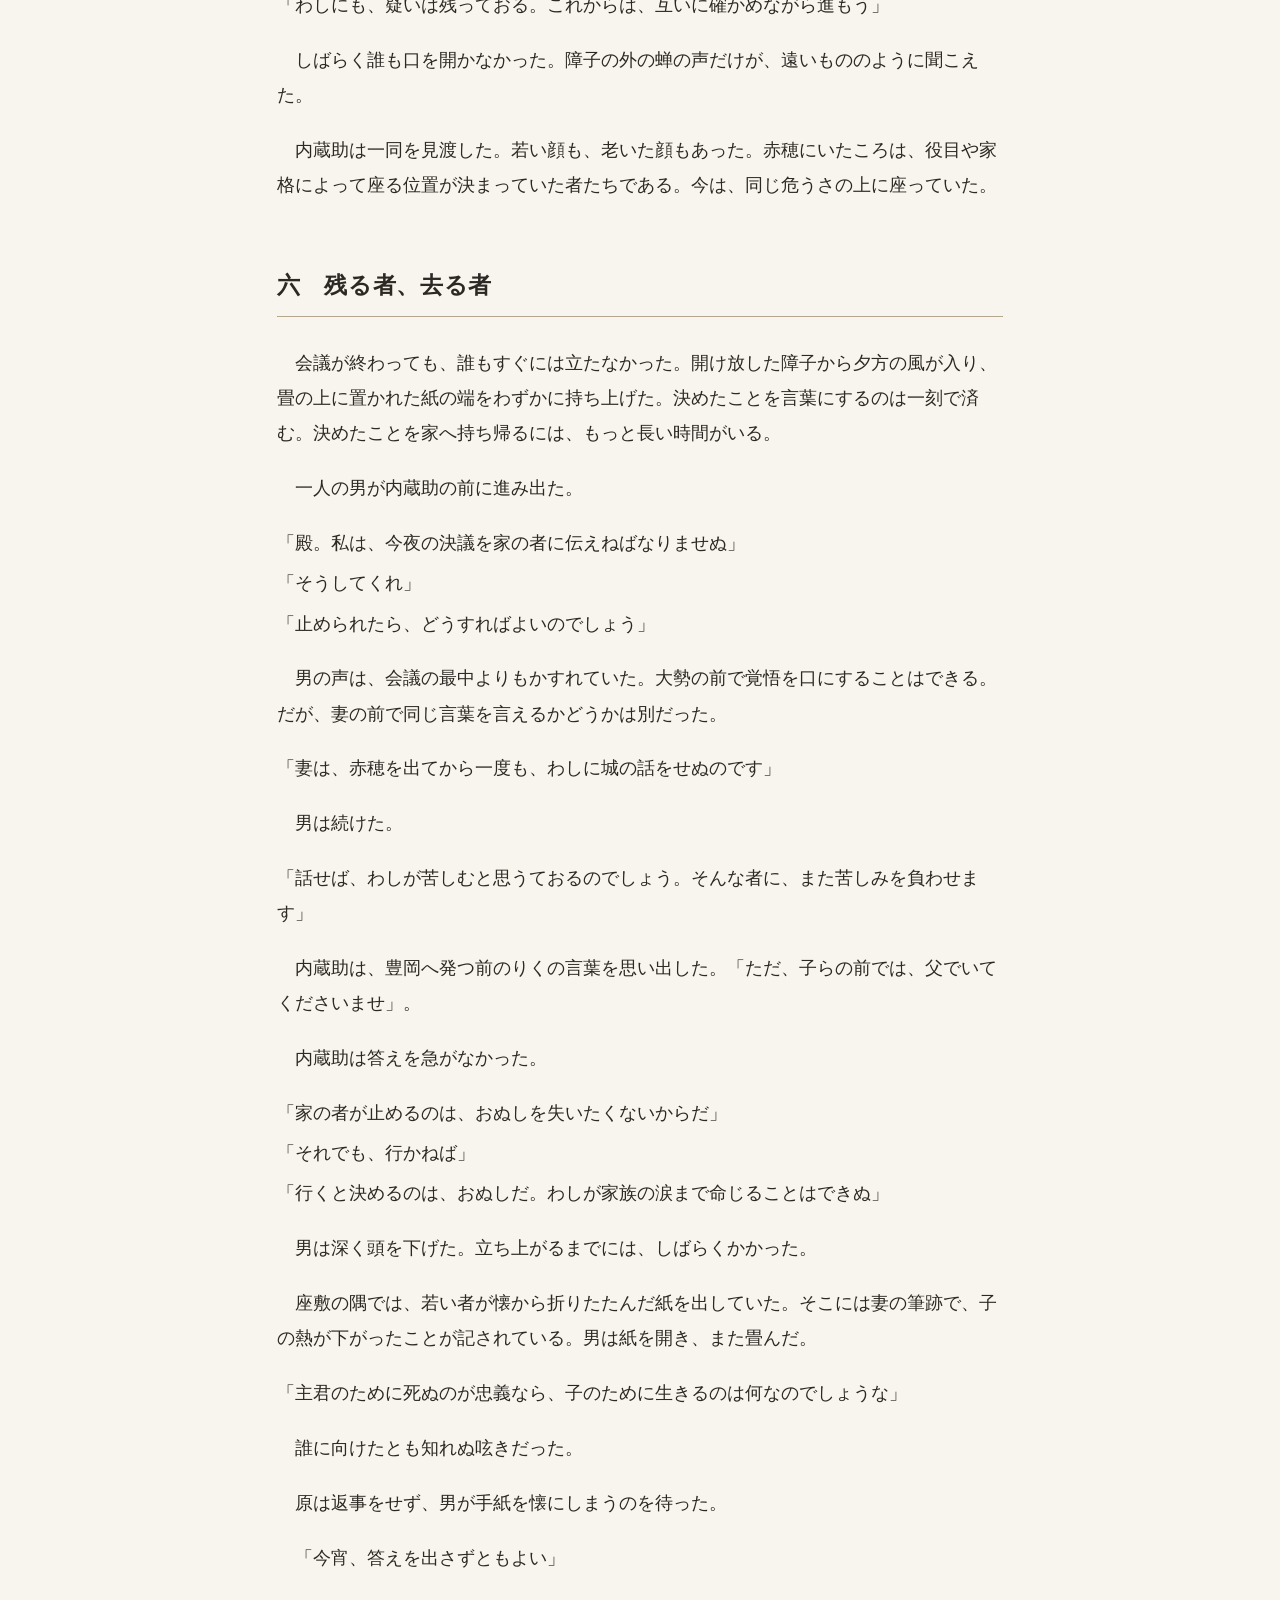
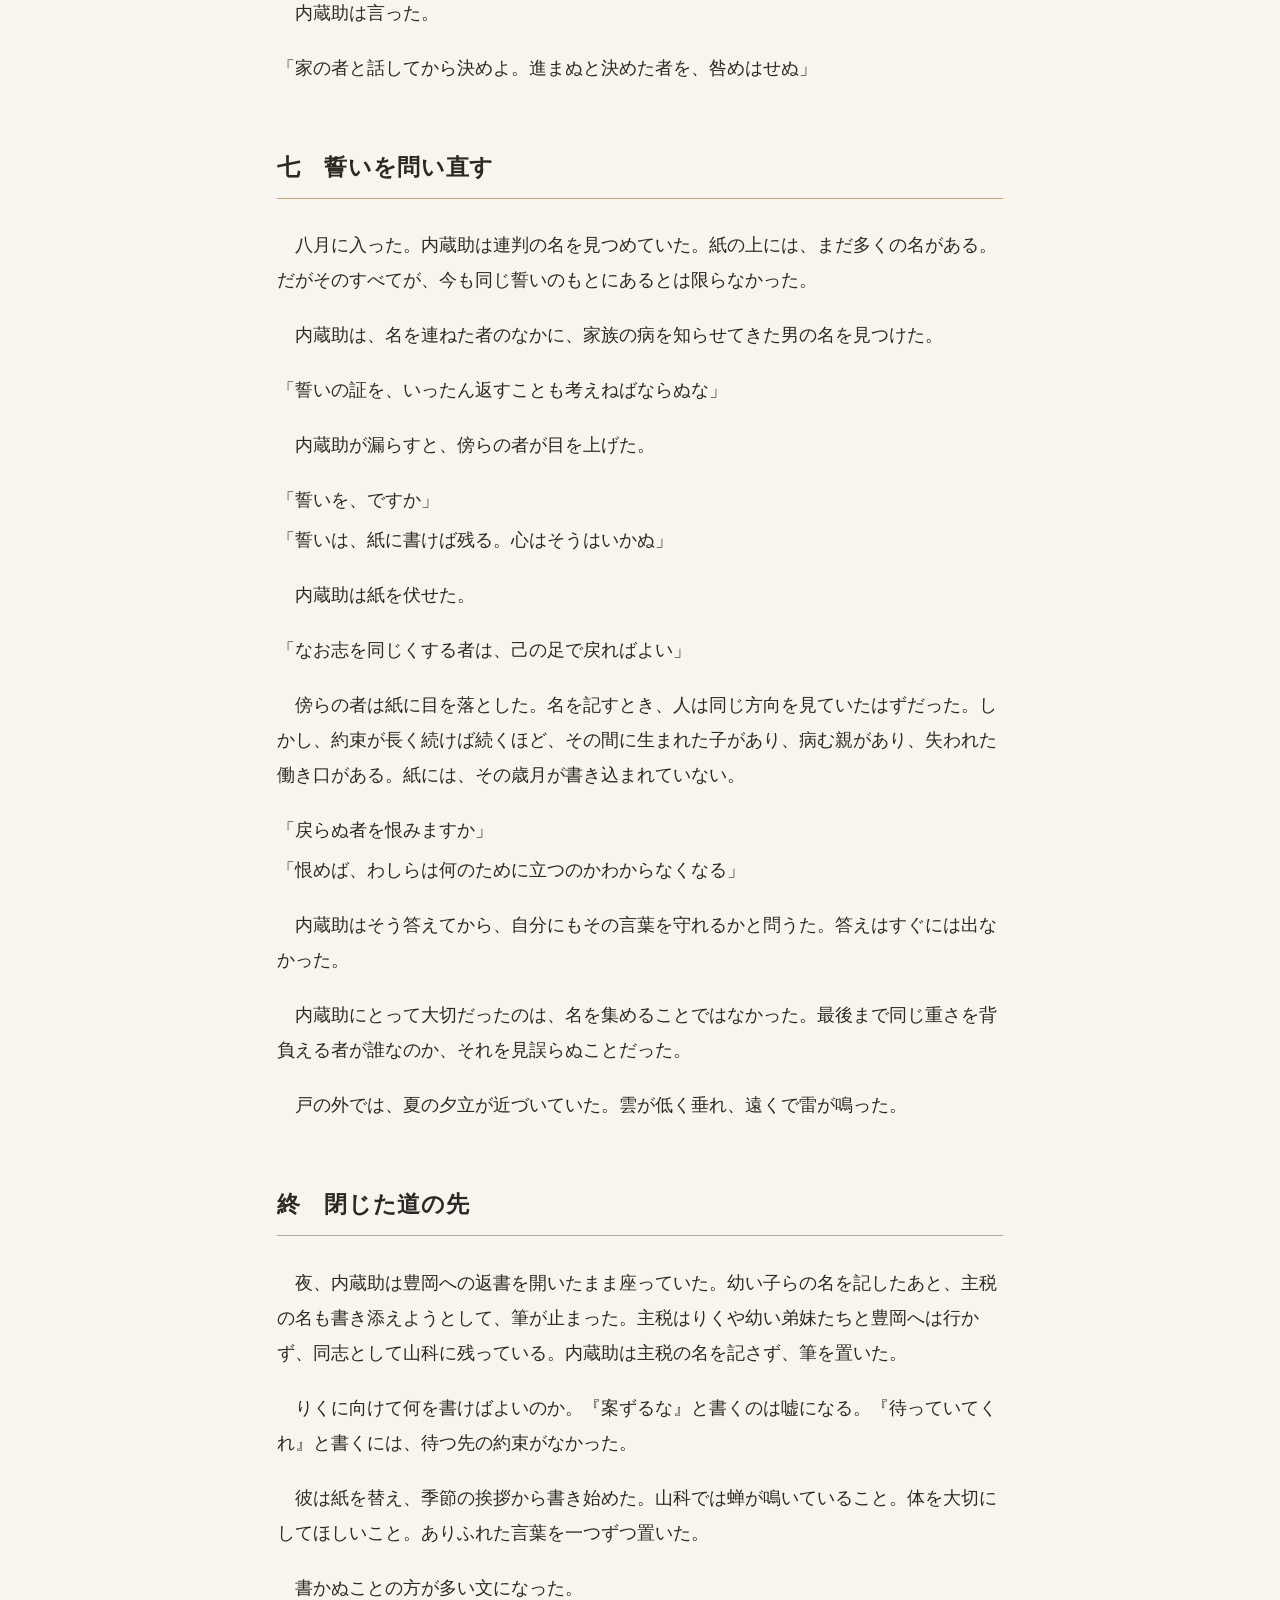
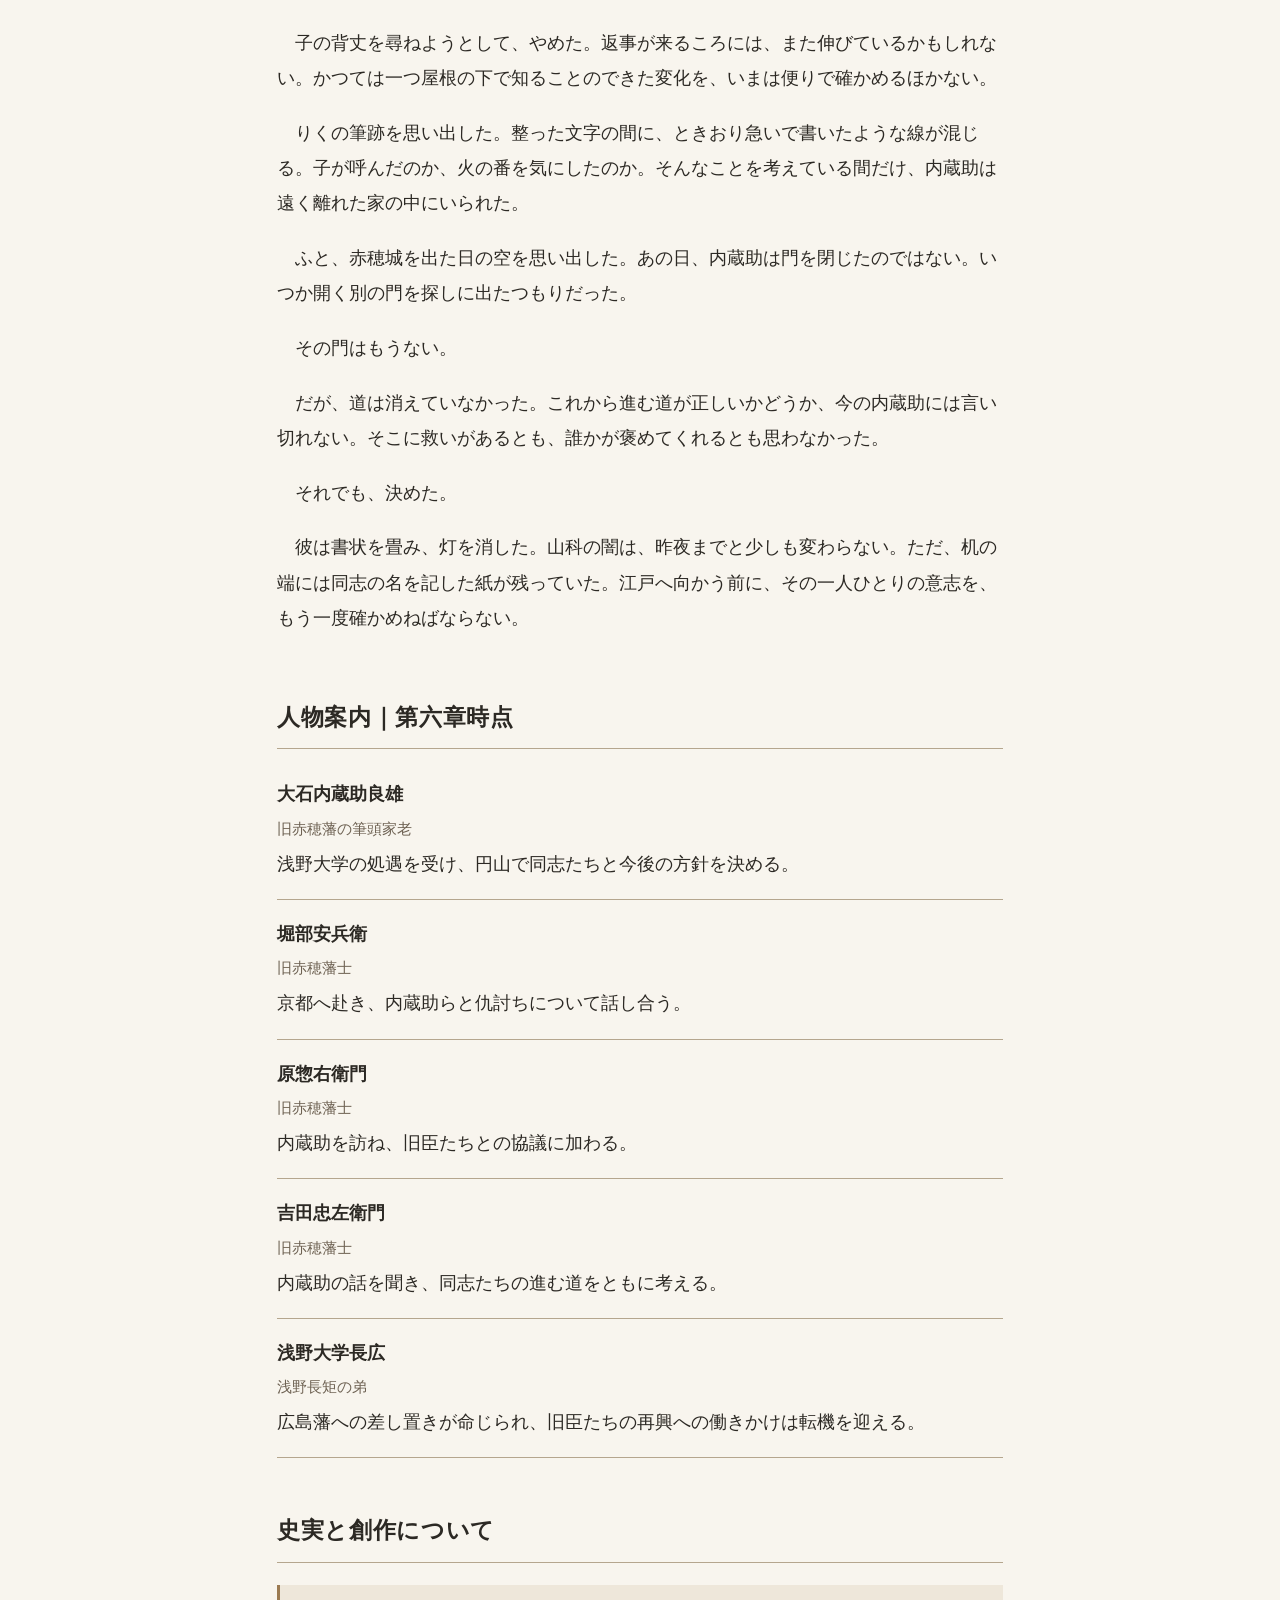
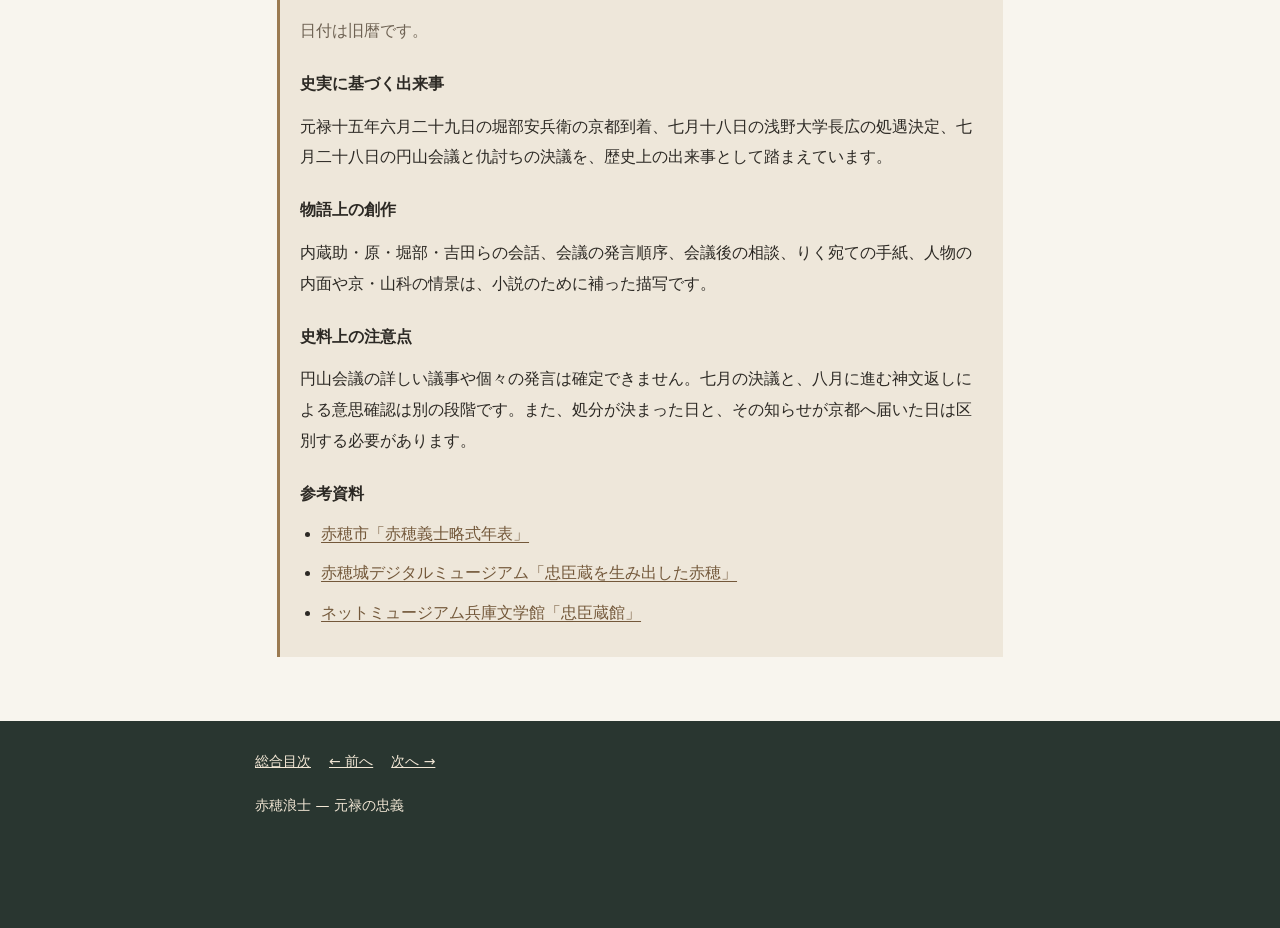
<file: ako-ronin/chapter06.html>
<!DOCTYPE html>

<html lang="ja">
<head><meta charset="utf-8"/><meta content="width=device-width,initial-scale=1" name="viewport"/><title>第六章 円山の決断｜赤穂浪士 元禄の忠義</title><style>body{margin:0;background:#f7f2e8;color:#29251e;font-family:'Yu Mincho','Hiragino Mincho ProN',serif;line-height:2.15}main{max-width:750px;margin:auto;padding:45px 22px 100px}h1{font-size:2rem;letter-spacing:.13em}h2{font-size:1.3rem;margin-top:3em;border-bottom:1px solid #b7a991;padding-bottom:.5em}p{text-indent:1em;margin:1.3em 0}.dialogue{text-indent:0;margin-left:1em}.note{background:#eee6d8;padding:20px;font-size:.92rem}header,footer{background:#28342f;color:#f7f2e8;padding:15px 25px}a{color:#79552c}.sub{color:#806d53}button{padding:8px 13px;border:1px solid #aaa;background:transparent;color:inherit;border-radius:6px}body.night{background:#171b1b;color:#ddd5c7}body.night .note{background:#30332f}body.night a{color:#e4bb7e}</style><style>*{box-sizing:border-box}html{scroll-behavior:smooth}body{margin:0;background:#f8f5ee;color:#2c2924;font-family:"Hiragino Mincho ProN","Yu Mincho",serif;font-size:18px;line-height:2.25}header,footer{background:#293630;color:#fff;padding:12px 22px}header a,footer a{color:#f2e7d5}main{max-width:770px;margin:auto;padding:34px 23px 90px}h1{font-size:clamp(1.8rem,5vw,2.5rem);letter-spacing:.13em}h2{font-size:1.27em;margin:3em 0 1.5em;border-bottom:1px solid #c9bba6;padding-bottom:.5em}p{margin:1.1em 0;text-indent:1em}p.dialogue{text-indent:0;margin:1.5em 0}p.inner{font-style:italic;color:#625141;margin:1.6em 1em;text-indent:0}p.break{text-align:center;text-indent:0;color:#8b7962;margin:2em 0}nav{display:flex;gap:15px;flex-wrap:wrap}a{color:#73583a}.kicker{color:#826d51;letter-spacing:.14em;font-size:.85em}.note{padding:15px 18px;background:#eee7da;border-left:3px solid #9b7a51;font-size:.85em;line-height:1.8;margin:24px 0}.note p{text-indent:0;margin:.4em 0}ruby rt{font-size:.52em}body.hide-ruby rt{display:none}.reader-tools{position:fixed;z-index:40;top:12px;right:12px;background:#f2eadc;color:#2c2924;border-radius:12px;padding:10px;display:flex;gap:9px;align-items:center;box-shadow:0 5px 22px #0003;font:14px system-ui,sans-serif}.reader-tools button{border:1px solid #9b907d;border-radius:20px;background:white;padding:8px 12px;cursor:pointer;color:#29251f}button:focus-visible{outline:3px solid #8d7452}@media(max-width:700px){.reader-tools{top:auto;bottom:16px;left:12px;right:12px;justify-content:center;transform:translateY(calc(100% + 35px));opacity:0;pointer-events:none;transition:transform .22s,opacity .22s}body.menu-open .reader-tools{transform:translateY(0);opacity:1;pointer-events:auto}}
/* 組版は一元管理。行末の自動均等化やpretty折返しは使用しない */
main section p{display:block;max-width:none;width:auto;line-height:1.9;margin:.9em 0;text-align:start;text-wrap:wrap;letter-spacing:normal;word-spacing:normal;white-space:normal;word-break:normal;overflow-wrap:normal;line-break:strict;text-indent:1em}
main section p.dialogue{margin:.35em 0 .55em;text-indent:0}
main section p.dialogue+p.dialogue{margin-top:.15em}
main section p.inner{margin:1em 0 1.1em 1em;text-indent:0;font-style:italic}
main section p.break{text-align:center;text-indent:0;margin:2em 0}
main section ruby{white-space:normal}
@media(max-width:700px){main{padding-left:20px;padding-right:20px}}

main p.dialogue {text-indent:0 !important; margin-top:.28em !important; margin-bottom:.28em !important;}
main p.dialogue + p.dialogue {margin-top:.12em !important;}

main p.dialogue{text-indent:0!important;margin-top:.28em!important;margin-bottom:.28em!important;}

/* Unified, compact reader controls */
:root{--reader-font-size:18px}
html{scroll-behavior:smooth;scroll-padding-top:75px}
main{font-size:var(--reader-font-size);overflow-wrap:break-word;min-width:0}
main p,main li,main .person,main .panel{overflow-wrap:break-word}
.reader-launch{position:fixed;right:max(12px,calc((100vw - 780px)/2));top:12px;z-index:30}
.reader-launch button,.reader-panel button{font-family:system-ui,sans-serif;border:1px solid var(--line);border-radius:10px;background:var(--soft);color:var(--ink);padding:9px 12px;cursor:pointer;touch-action:manipulation}
.reader-launch button{box-shadow:0 3px 16px #0002;font-size:13px;min-height:42px}
.reader-panel[hidden]{display:none!important}
.reader-panel{position:fixed;right:max(12px,calc((100vw - 780px)/2));top:62px;z-index:31;width:min(355px,calc(100vw - 24px));max-height:calc(100dvh - 78px);overflow:auto;background:var(--paper);color:var(--ink);border:1px solid var(--line);border-radius:15px;box-shadow:0 12px 45px #0004;padding:16px;font-family:system-ui,sans-serif;font-size:14px}
.reader-panel-head,.reader-option{display:flex;align-items:center;justify-content:space-between;gap:12px}
.reader-panel-head{padding-bottom:12px;border-bottom:1px solid var(--line)}
.reader-panel-head button{padding:5px 11px}
.reader-option{padding:14px 0;border-bottom:1px solid var(--line)}
.size-buttons{display:flex;align-items:center;gap:8px}
.size-buttons button{font-size:21px;font-weight:600;width:43px;height:43px;padding:0}
.size-buttons output{min-width:43px;text-align:center;font-variant-numeric:tabular-nums}
.reader-panel button:disabled{opacity:.4;cursor:default}
.reader-links{display:flex;justify-content:space-between;gap:10px;padding:14px 0;border-bottom:1px solid var(--line)}
.reader-links a{color:var(--accent);text-decoration:underline}
.reader-hint{font-size:12px;line-height:1.7;color:var(--muted);margin:10px 0 0;text-indent:0}
#reading-progress{position:fixed;top:0;left:0;right:0;height:3px;z-index:35;pointer-events:none}
#reading-progress-fill{height:100%;width:0;background:#aa6d4b;transition:width .1s linear}
@media(max-width:600px){header{padding-right:145px}main{padding:38px 18px 75px}.people{grid-template-columns:1fr}}

/* Chapter theme and text flow */
:root{--paper:#f8f5ee;--ink:#2c2924;--muted:#6e6253;--line:#d8ccbb;--accent:#73583a;--soft:#eee7da}
body{background:var(--paper)!important;color:var(--ink)!important}
main{font-size:var(--reader-font-size)!important;overflow-wrap:break-word;max-width:770px}
main section p{overflow-wrap:break-word;word-break:normal;white-space:normal;text-align:left;text-wrap:wrap}
html[data-theme="night"]{--paper:#1e2324;--ink:#e9e0d3;--muted:#b7aaa0;--line:#555c5c;--accent:#d8bb8d;--soft:#343838;color-scheme:dark}
html[data-theme="night"] .note{background:#343838;color:var(--ink)}
html[data-theme="night"] main .inner{color:#c4af91}
html[data-theme="night"] h2{border-color:#62605b}
html[data-theme="night"] main a{color:var(--accent)}
html[data-theme="night"] header a,html[data-theme="night"] footer a{color:#f2e7d5}
@media(max-width:600px){header{padding-right:150px!important}}

.interlude-intro{font-size:1.06em;line-height:2.0}.map-frame,.diagram{border:1px solid var(--line);border-radius:14px;background:var(--soft);padding:16px;margin:20px 0}.map-frame svg{display:block;width:100%;height:auto}.map-caption,.smallnote{font-size:.78em;color:var(--muted);line-height:1.8;text-indent:0}.people-grid{display:grid;grid-template-columns:repeat(2,minmax(0,1fr));gap:12px}.person-card{background:var(--soft);border:1px solid var(--line);padding:13px;border-radius:10px;line-height:1.7}.person-card strong{display:block}.person-card span{display:block;font-size:.82em;color:var(--muted)}.relation{display:grid;grid-template-columns:1fr 1fr;gap:12px;align-items:center}.relation .wide{grid-column:1/-1;text-align:center}.relation .person-card{text-align:center}.relation-arrow{text-align:center;font-size:.8em;color:var(--muted);padding:4px}.timeline{border-left:2px solid var(--accent);margin-left:12px;padding-left:22px}.timeline article{position:relative;margin:0 0 24px}.timeline article:before{content:"";position:absolute;left:-29px;top:10px;width:11px;height:11px;border-radius:50%;background:var(--accent)}.timeline time{font-weight:bold;color:var(--accent)}.timeline p{margin:.3em 0;text-indent:0}.tag{font-size:.8em;color:var(--muted)}.reader-links{flex-wrap:wrap}main .map-frame p,main .diagram p,main .person-card p{ text-indent:0 }@media(max-width:600px){.people-grid{grid-template-columns:1fr}.map-frame,.diagram{padding:10px}.relation{gap:7px}.person-card{padding:9px}}

/* 第一本幕間：図版の横幅と縮尺を保つ */
.relationship-figure,.accurate-map{width:100%;max-width:100%;overflow:hidden;margin:22px 0;border-radius:12px;}
.relationship-figure svg,.accurate-map svg{display:block;width:100%;height:auto;aspect-ratio:auto;}
.relationship-figure{border:1px solid var(--line,#d5c8b4);background:#f8f5ef;}
body.night .relationship-figure,body.dark .relationship-figure{background:#f8f5ef;}
.accurate-map{border:1px solid #c5cfc9;}
@media(max-width:600px){.relationship-figure{overflow-x:auto}.relationship-figure svg{min-width:570px}.accurate-map svg{min-width:0}}

/* 序章と共通の広域地図 */
.shared-story-map{background:#f1ece2;padding:12px;overflow:hidden}
.shared-story-map svg{display:block;width:100%;height:auto;max-width:100%}
.shared-story-map .map-label text{font-size:15px;fill:#473d30;paint-order:stroke;stroke:#f3ebd8;stroke-width:4px;stroke-linejoin:round}
.shared-story-map .map-label .important{font-size:22px;font-weight:bold}
.shared-story-map .map-point circle{fill:#6e6556;stroke:#fff7e6;stroke-width:2}
.shared-story-map .map-point .major{fill:#a14e3d}
</style><link rel="stylesheet" href="reader.css?v=7"/></head>
<body><header class="book-header book-header-compact"><a class="book-title" href="index.html">赤穂浪士 — 元禄の忠義</a><nav class="book-nav" aria-label="章の移動"><a href="index.html">総合目次</a><a href="chapter05.html">← 前へ</a><a href="interlude02.html">次へ →</a></nav></header><div aria-hidden="true" id="reading-progress"><div id="reading-progress-fill"></div></div><div class="reader-launch"><button aria-controls="reader-panel" aria-expanded="false" aria-label="読書メニューを開く" id="reader-open" type="button">☰ <span>読書メニュー</span></button></div><dialog class="reader-panel" aria-labelledby="reader-heading" id="reader-panel"><div class="reader-panel-head"><strong id="reader-heading">読書メニュー</strong><button aria-label="閉じる" id="reader-close" type="button">✕</button></div><div class="reader-option reader-chapter"><label for="reader-chapter-select">章を選ぶ</label><select id="reader-chapter-select" aria-label="章を選ぶ" onchange="location.href=this.value"><option value="index.html">総合目次</option><option value="chapter01.html">第一章｜元禄の春</option><option value="chapter02.html">第二章｜松の廊下</option><option value="chapter03.html">第三章｜赤穂城明け渡し</option><option value="interlude01.html">幕間一｜城を失った人々</option><option value="chapter04.html">第四章｜山科の静寂</option><option value="chapter05.html">第五章｜散りゆく同志</option><option value="chapter06.html" selected>第六章｜円山の決断</option><option value="interlude02.html">幕間二｜城を離れて、道を選ぶ</option><option value="chapter07.html">第七章｜誓いの行方</option><option value="chapter08.html">第八章｜江戸の夜を測る</option><option value="chapter09.html">第九章｜雪の門</option><option value="chapter10.html">第十章｜残された春</option></select></div><div class="reader-option"><span>画面表示</span><button id="night-toggle" type="button">夜表示</button></div><div class="reader-option"><span>文字サイズ</span><div class="size-buttons"><button aria-label="文字を小さくする" id="font-minus" type="button">−</button><output aria-live="polite" id="font-current">18px</output><button aria-label="文字を大きくする" id="font-plus" type="button">＋</button></div></div><div class="reader-option"><span>ルビ（ふりがな）</span><button id="ruby-toggle" type="button" aria-pressed="true">ルビ：オン</button></div><div class="reader-option"><span>このページの読書進捗</span><output id="reading-percent" aria-live="off">0%</output></div><div class="reader-links"><a href="#people">人物案内</a><a href="chapter05.html">← 前へ</a><a href="index.html">総合目次</a><a href="interlude02.html">次へ →</a></div><div class="reader-option"><span>前回の位置</span><button id="resume-reading" type="button">続きから</button></div><p class="reader-hint">表示設定は全ページで共通です。読書位置はページごとにこの端末へ保存します。</p></dialog><main><div class="chapter-label">第六章</div><h1>円山の決断</h1><p class="sub">元禄十五年、夏。再興への道が閉ざされたとき、男たちは別の道を選んだ。</p>
<h2>序　空いた席</h2>
<p>妻子を豊岡へ送り出してから、山科の家には夜ごと別の音が残った。風が襖をかすかに揺らす音、庭木の枝が軒を払う音。以前なら子らの足音に紛れていたものが、今はひとつずつ耳に届く。内蔵助は灯の芯を整え、誰もいない奥の間へ目を向けた。</p>
<p>灯のそばには二通の書状が置かれていた。一通は江戸から、もう一通は但馬から。江戸の文には名と日付と問いが並び、但馬の文には子らの様子が綴られている。どちらも返事を待っていた。どちらにも、書けぬことがあった。</p>
<p>内蔵助は筆を取り、但馬への返書に『皆、息災に暮らすよう』と記した。江戸への返事は、まだ白いままだった。</p>
<p>庭の竹が風に鳴った。春はとうに過ぎていた。雨を含んだ土から夏の匂いが上がってくる。時だけが、相談もなく先へ進む。</p>
<p>かつて赤穂で名を呼べば振り向いた者たちは、今ではそれぞれ違う土地の空を見ている。城を失った日より、むしろそのことの方が、失ったものの大きさを教えた。</p>
<h2>一　六月の客</h2>
<p>六月の終わり、京都へ堀部安兵衛が来たという知らせが届いた。江戸で待ち続けた男の名は、それだけで座敷の空気を変えた。</p>
<p>内蔵助は知らせを聞き、すぐには顔を上げなかった。堀部が来る理由は、尋ねずともわかる。</p>
<p>その夜、原惣右衛門が訪ねてきた。雨上がりの道を歩いたらしく、草履の縁に泥がついていた。</p>
<p class="dialogue">「江戸では、もはや待つという言葉が通りませぬ」</p><p>原は言い終えると、濡れた袖を膝の上で押さえた。急ぎ足で来たことを悟られまいとしているのか、あるいは言葉の勢いを自分で抑えようとしているのか。内蔵助には判じかねた。</p><p class="dialogue">「待つことが苦しいのは、江戸ばかりではない」</p><p>内蔵助の返事に、原は目を伏せた。</p><p class="dialogue">「存じております。されど、苦しみが同じなら、なおのこと言葉を交わさねばなりませぬ」</p><p>かつてなら、城中で顔を合わせ、役目の終わりに一言を添えることができた。いまは一通の書状が往復する間に、相手の胸で疑いが育つ。離れて暮らすということは、距離の分だけ沈黙が増えることだった。</p>
<p>原は膝をそろえた。声を荒らげてはいない。だからこそ、言葉が重かった。</p>
<p class="dialogue">「堀部殿も、ただ急げと申しているのではありません。待つなら何を待つのか、いつまで待つのか。それを示せと」</p>
<p>内蔵助は茶碗に手を添えた。湯はすでにぬるくなっている。</p>
<p class="dialogue">「大学様のご沙汰を待つ。それは変わらぬ」</p>
<p class="dialogue">「そのご沙汰が、望みどおりでなければ」</p>
<p class="dialogue">「そのときは、そのときの答えを出す」</p>
<p>原は黙った。問いに答えたようで、まだ何も答えていないと感じたのだろう。内蔵助自身、そう思った。</p>
<p class="dialogue">「殿」</p>
<p>原が初めて、わずかに身を乗り出した。</p>
<p class="dialogue">「江戸の者は、殿の覚悟を疑うているのではありませぬ。殿の胸の内が見えぬことに耐えかねておるのです」</p>
<p>内蔵助は返さなかった。原の前に置かれた茶碗には、もう湯気がなかった。</p><p class="inner">待つ理由は告げた。だが、待つ痛みまで分けられたか。</p>
<p>雨だれが軒を打ち始めた。原が去ったあとも、その音は長く続いた。</p>
<h2>二　京の夏</h2>
<p>京の町には夏の賑わいがあった。商家の軒先には涼を呼ぶ支度があり、通りには荷を担ぐ男と買い物帰りの女が交じる。都は誰かの悲嘆のために足を止めたりしない。</p>
<p>内蔵助は人の流れの中を歩いた。通り過ぎる顔に、自分を知る者はいない。いや、知っていても知らぬふりをしている者がいるかもしれない。</p>
<p>茶屋の奥から笑い声が聞こえた。内蔵助はその声に一瞬だけ足を止めた。笑うことを忘れたわけではない。だが笑っている間にも、江戸で剣を磨く者がいる。豊岡では、りくが子らを寝かしつけている。</p>
<p>町外れの小さな寺で、内蔵助はひとり腰を下ろした。庭の石には苔がつき、日差しの届かぬ隅だけが湿っている。</p>
<p class="dialogue">「いつまで、という問いか」</p>
<p>声に出すと、問いは思いのほか小さかった。</p>
<p>亡き主君の弟に家が残るなら、赤穂の者たちにも別の明日がありうる。そう信じて、内蔵助は一年余りをつないできた。だが望みとは、手の中にあるものではない。誰かの裁きを待つあいだ、指の間からこぼれ落ちてゆくものだった。</p>
<p>その日、内蔵助は江戸への返書に、もうしばらくの辛抱を求める言葉を記した。書き終えると、墨が乾くまで紙を見つめた。言葉の乾く早さと、人の心の乾く早さは違う。</p>
<h2>三　七月十八日</h2>
<p>元禄十五年七月十八日。江戸で浅野大学長広に、広島藩への差し置きが命じられた。</p>
<p>幾日かして、その知らせが山科へ届いたとき、内蔵助は庭先にいた。使いの者は息を整える間も惜しみ、書状を差し出した。</p>
<p>封を切る音が、妙にはっきり聞こえた。内蔵助は行を追い、一度だけ初めに戻って読み直した。文字は変わらなかった。</p><p>差し置きという言葉を、内蔵助は心の中で繰り返した。大学の身に危害が及ぶとの知らせではない。それなのに、胸の底に沈んだものは、救いの知らせを受けた者の重さではなかった。</p><p>内蔵助は、江戸の同志に送った「大学様の御沙汰を待つ」という書状を思い出した。もう、同じ文面を送ることはできない。</p>
<p class="dialogue">「……そうか」</p>
<p>使いの者は何も言わなかった。何か慰めを探している顔だったが、慰めの形をした言葉ほど、今は役に立たない。</p>
<p>大学が無事であることには安堵した。それでも、散った家臣たちを赤穂へ呼び戻す道は、見えなくなった。</p>
<p>彼は書状を畳み、膝の上に置いた。赤穂城の門を開いた日が脳裏に浮かんだ。あのときは、門の外にまだ道があると信じた。主君の弟が家名を継ぎ、散った家臣たちが戻れる道。</p>
<p>今、その道の先に門はなかった。</p><p>内蔵助は書状の折り目を指でなぞった。大学が生き延びたことは喜ばしい。けれど、再興を願って待ち続けた者たちに、何と告げればよいのか。</p><p class="dialogue">「ご無事であられる」</p><p>そう口にしてみた。言葉は正しい。正しい言葉であっても、人を慰めきれぬことがある。</p><p>彼は一度立ち上がり、部屋の端まで歩いた。呼ぶべき者の顔が次々に浮かんだ。急げと迫ってきた者、待てと説いた者、すでに去った者。知らせは一つでも、受け取る者の数だけ意味が変わる。</p>
<p class="dialogue">「吉田を呼んでくれ」</p>
<p>内蔵助はようやく言った。</p>
<p class="dialogue">「それから原殿にも。江戸から来ている堀部殿にも、話を通したい」</p>
<p>使いが立つと、内蔵助は一人になった。座敷の奥に、子が使っていた小さな道具が残っていた。指で触れると、薄く埃がついた。</p>
<p>失われたのは家名だけではない。その名のもとに生き直せるかもしれなかった人々の、まだ来ぬ暮らしだった。</p>
<p>内蔵助は道具を元の場所へ戻した。悲しみを数えていては、誰にも会えなくなる。</p>
<h2>四　知らせを受けた者たち</h2>
<p>吉田忠左衛門は、内蔵助の話を最後まで聞いた。途中で口を挟まなかった。</p>
<p class="dialogue">「大学様のことは、これで決したと見るほかあるまい」</p>
<p>内蔵助が言うと、吉田は深くうなずいた。</p>
<p class="dialogue">「江戸の者へも、直ちに知らせましょう」</p>
<p class="dialogue">「知らせるだけでは済まぬ」</p>
<p class="dialogue">「承知しております」</p>
<p>吉田の声には、年長の者だけが持つ疲れがあった。若い者の血気を叱ることはできる。だがその血気の奥にある悲しみを、消すことはできない。</p>
<p>別の場所では、知らせを受けた旧臣が小さく息を吐いた。</p>
<p class="dialogue">「ならば、ようやく決まるのか」</p>
<p>そう言った男は、喜んでいるのではなかった。長く宙づりになっていた命に、ようやく行き先が与えられると思ったのだ。</p>
<p>しかし、別の男は首を振った。</p>
<p class="dialogue">「決まるとは何がだ。われらが死ぬことか。それで残る家族はどうなる」</p>
<p class="dialogue">「主君の無念を、そのままにするのか」</p>
<p class="dialogue">「無念を晴らすのと、妻子を飢えさせるのと、どちらが義か」</p>
<p>言葉は鋭くなったが、誰も相手を憎んではいなかった。相手の顔に、自分が捨てきれぬ迷いが映っていたからだ。</p>
<p>内蔵助はその場にいなかった。だが、のちにこうした声を聞くことになる。彼が率いようとするのは、同じ考えの男たちではない。同じ傷を負いながら、違う痛み方をしている者たちだった。</p>
<h2>五　円山へ</h2>
<p>七月二十八日、京の円山に同志たちが集まった。山裾の木々は濃い緑を重ね、日陰に入っても湿った熱気が肌から離れない。座敷の障子の向こうで蝉が鳴き続け、時折、風に揺れた葉の影が畳の縁を横切った。</p>
<p>十九人。集まった者の数は多くはない。だが一人ひとりの背後には、ここに来られなかった者、すでに去った者、返事を待つ者がいた。</p><p>部屋に入ると、誰もがまず他の者の顔を見た。赤穂で見慣れた顔を探して、視線が一度、空いた場所に止まる。内蔵助はその間を通り、上座へ進んだ。</p><p>隅には水の入った器が置かれ、襖の近くには風が通るようわずかな隙間がある。だが暑さは動かなかった。衣擦れと咳払いの音だけが、誰も口を開かない時間を測っていた。</p>
<p>堀部安兵衛は、内蔵助の顔を見た。前年、江戸で向き合ったときと変わらぬようにも見える。だが目の下に刻まれた影は、あのころより深い。</p>
<p class="dialogue">「内蔵助殿」</p>
<p>堀部が口を開いた。</p>
<p class="dialogue">「今度こそ、待つ理由はなくなりましたな」</p>
<p>座敷に小さな緊張が走った。</p>
<p class="dialogue">「ああ」</p>
<p>内蔵助は答えた。</p>
<p class="dialogue">「大学様のご処分が定まった。われらが望んだ道は閉ざされた」</p>
<p>堀部は一度だけうなずいた。唇を結んだまま、障子の向こうへ目をやった。蝉の声が、ひときわ近く響いた。</p><p>堀部は膝の上で拳を開いた。赤穂を離れてから、幾人もの仲間が去った。三平も、もういない。</p><p class="dialogue">「待ったことを、責めるつもりはありませぬ」</p><p>その声に、内蔵助はわずかに顔を上げた。</p><p class="dialogue">「ただ、これより先は、互いに待たせることなく進みたい」</p><p class="dialogue">「うむ。だが、急ぐことと、粗くすることは違う」</p>
<p class="dialogue">「では、いよいよ江戸へ」</p>
<p class="dialogue">「うむ。江戸へ向かう」</p><p class="dialogue">「大学様のご処分を見届けるまでに、去った者もおる。今ここにおらぬ者の決断も、忘れてはならぬ」</p><p>一人が膝を進めた。</p><p class="dialogue">「問うた末に、なお命を惜しむ者はどうなります」</p><p>責める調子ではなかった。自分の胸に生じた問いを、ようやく他人の前に置いた声だった。</p><p class="dialogue">「惜しむのは当然だ」</p><p>内蔵助は答えた。</p><p class="dialogue">「命を惜しまぬ者ばかりなら、わしはかえって恐ろしい。生きたいと願いながら、それでも進むと決める。その違いを見失ってはならぬ」</p><p>堀部は黙って聞いていた。膝に置いた手は、もう握られていなかった。</p>
<p>内蔵助は言い切った。</p>
<p class="dialogue">「ただし、勢いだけでは事は成らぬ。われらが何をなすか、誰を巻き込むか、いかに終えるか。ここからは一つずつ詰めねばならぬ」</p>
<p>原惣右衛門が顔を上げた。</p>
<p class="dialogue">「年内に、ということですな」</p>
<p class="dialogue">「そのつもりで支度する」</p><p class="dialogue">「ただ、今日ここで決めるのは心の向きだ。明日からは、心だけでは足りぬ」</p><p>吉田忠左衛門が静かに口を開いた。</p><p class="dialogue">「江戸へ移る者、京に残る者。互いに誰を頼り、どのように便りを通すか。暮らしの始末も要りましょう」</p><p>誰かが小さく頷いた。刀を取ると決めた瞬間から、米を買うこと、旅の費用を工面すること、家へ何を告げるかということまでが、別の意味を帯び始める。</p><p class="dialogue">「役目を分けよう」</p><p>内蔵助は言った。</p><p class="dialogue">「ただし、ここで声を上げた者を、明日も同じ気持ちであろうと決めつけるな。各々、今宵もう一度考えてくれ」</p><p>その言葉に、座敷の奥で一人が顔を伏せた。昨夜、家に残してきた母の咳を思い出したのである。母には旅に出るとだけ告げてきた。行き先も、戻る日も、答えられなかった。</p><p>座敷の端で若い者が顔を上げた。家に残した者のことを、誰も口に出しては責めなかった。</p>
<p>沈黙が長く続いた。誰かが息を吸い、誰かが膝の上の手を握り直した。</p>
<p class="dialogue">「私は待ちました」</p>
<p>堀部が低く言った。</p>
<p class="dialogue">「待つあいだ、疑うたこともあります。殿の心を、仲間の心を。だが今は、疑いを抱えたままでも進めます」</p>
<p>内蔵助は堀部を見た。</p>
<p class="dialogue">「わしにも、疑いは残っておる。これからは、互いに確かめながら進もう」</p>
<p>しばらく誰も口を開かなかった。障子の外の蝉の声だけが、遠いもののように聞こえた。</p>
<p>内蔵助は一同を見渡した。若い顔も、老いた顔もあった。赤穂にいたころは、役目や家格によって座る位置が決まっていた者たちである。今は、同じ危うさの上に座っていた。</p>
<h2>六　残る者、去る者</h2>
<p>会議が終わっても、誰もすぐには立たなかった。開け放した障子から夕方の風が入り、畳の上に置かれた紙の端をわずかに持ち上げた。決めたことを言葉にするのは一刻で済む。決めたことを家へ持ち帰るには、もっと長い時間がいる。</p>
<p>一人の男が内蔵助の前に進み出た。</p>
<p class="dialogue">「殿。私は、今夜の決議を家の者に伝えねばなりませぬ」</p>
<p class="dialogue">「そうしてくれ」</p>
<p class="dialogue">「止められたら、どうすればよいのでしょう」</p><p>男の声は、会議の最中よりもかすれていた。大勢の前で覚悟を口にすることはできる。だが、妻の前で同じ言葉を言えるかどうかは別だった。</p><p class="dialogue">「妻は、赤穂を出てから一度も、わしに城の話をせぬのです」</p><p>男は続けた。</p><p class="dialogue">「話せば、わしが苦しむと思うておるのでしょう。そんな者に、また苦しみを負わせます」</p><p>内蔵助は、豊岡へ発つ前のりくの言葉を思い出した。「ただ、子らの前では、父でいてくださいませ」。</p>
<p>内蔵助は答えを急がなかった。</p>
<p class="dialogue">「家の者が止めるのは、おぬしを失いたくないからだ」</p>
<p class="dialogue">「それでも、行かねば」</p>
<p class="dialogue">「行くと決めるのは、おぬしだ。わしが家族の涙まで命じることはできぬ」</p>
<p>男は深く頭を下げた。立ち上がるまでには、しばらくかかった。</p>
<p>座敷の隅では、若い者が懐から折りたたんだ紙を出していた。そこには妻の筆跡で、子の熱が下がったことが記されている。男は紙を開き、また畳んだ。</p>
<p class="dialogue">「主君のために死ぬのが忠義なら、子のために生きるのは何なのでしょうな」</p>
<p>誰に向けたとも知れぬ呟きだった。</p>
<p>原は返事をせず、男が手紙を懐にしまうのを待った。</p>
<p>「今宵、答えを出さずともよい」</p><p>内蔵助は言った。</p><p class="dialogue">「家の者と話してから決めよ。進まぬと決めた者を、咎めはせぬ」</p>
<h2>七　誓いを問い直す</h2>
<p>八月に入った。内蔵助は連判の名を見つめていた。紙の上には、まだ多くの名がある。だがそのすべてが、今も同じ誓いのもとにあるとは限らなかった。</p>
<p>内蔵助は、名を連ねた者のなかに、家族の病を知らせてきた男の名を見つけた。</p>
<p class="dialogue">「誓いの証を、いったん返すことも考えねばならぬな」</p>
<p>内蔵助が漏らすと、傍らの者が目を上げた。</p>
<p class="dialogue">「誓いを、ですか」</p>
<p class="dialogue">「誓いは、紙に書けば残る。心はそうはいかぬ」</p>
<p>内蔵助は紙を伏せた。</p>
<p class="dialogue">「なお志を同じくする者は、己の足で戻ればよい」</p><p>傍らの者は紙に目を落とした。名を記すとき、人は同じ方向を見ていたはずだった。しかし、約束が長く続けば続くほど、その間に生まれた子があり、病む親があり、失われた働き口がある。紙には、その歳月が書き込まれていない。</p><p class="dialogue">「戻らぬ者を恨みますか」</p><p class="dialogue">「恨めば、わしらは何のために立つのかわからなくなる」</p><p>内蔵助はそう答えてから、自分にもその言葉を守れるかと問うた。答えはすぐには出なかった。</p>
<p>内蔵助にとって大切だったのは、名を集めることではなかった。最後まで同じ重さを背負える者が誰なのか、それを見誤らぬことだった。</p>
<p>戸の外では、夏の夕立が近づいていた。雲が低く垂れ、遠くで雷が鳴った。</p>
<h2>終　閉じた道の先</h2>
<p>夜、内蔵助は豊岡への返書を開いたまま座っていた。幼い子らの名を記したあと、主税の名も書き添えようとして、筆が止まった。主税はりくや幼い弟妹たちと豊岡へは行かず、同志として山科に残っている。内蔵助は主税の名を記さず、筆を置いた。</p>
<p>りくに向けて何を書けばよいのか。『案ずるな』と書くのは嘘になる。『待っていてくれ』と書くには、待つ先の約束がなかった。</p>
<p>彼は紙を替え、季節の挨拶から書き始めた。山科では蝉が鳴いていること。体を大切にしてほしいこと。ありふれた言葉を一つずつ置いた。</p>
<p>書かぬことの方が多い文になった。</p><p>子の背丈を尋ねようとして、やめた。返事が来るころには、また伸びているかもしれない。かつては一つ屋根の下で知ることのできた変化を、いまは便りで確かめるほかない。</p><p>りくの筆跡を思い出した。整った文字の間に、ときおり急いで書いたような線が混じる。子が呼んだのか、火の番を気にしたのか。そんなことを考えている間だけ、内蔵助は遠く離れた家の中にいられた。</p>
<p>ふと、赤穂城を出た日の空を思い出した。あの日、内蔵助は門を閉じたのではない。いつか開く別の門を探しに出たつもりだった。</p>
<p>その門はもうない。</p>
<p>だが、道は消えていなかった。これから進む道が正しいかどうか、今の内蔵助には言い切れない。そこに救いがあるとも、誰かが褒めてくれるとも思わなかった。</p>
<p>それでも、決めた。</p>
<p>彼は書状を畳み、灯を消した。山科の闇は、昨夜までと少しも変わらない。ただ、机の端には同志の名を記した紙が残っていた。江戸へ向かう前に、その一人ひとりの意志を、もう一度確かめねばならない。</p>
<section class="character-guide" id="people"><h2>人物案内｜第六章時点</h2><dl class="character-list"><div><dt>大石内蔵助良雄</dt><dd><span class="character-role">旧赤穂藩の筆頭家老</span><span class="character-summary">浅野大学の処遇を受け、円山で同志たちと今後の方針を決める。</span></dd></div><div><dt>堀部安兵衛</dt><dd><span class="character-role">旧赤穂藩士</span><span class="character-summary">京都へ赴き、内蔵助らと仇討ちについて話し合う。</span></dd></div><div><dt>原惣右衛門</dt><dd><span class="character-role">旧赤穂藩士</span><span class="character-summary">内蔵助を訪ね、旧臣たちとの協議に加わる。</span></dd></div><div><dt>吉田忠左衛門</dt><dd><span class="character-role">旧赤穂藩士</span><span class="character-summary">内蔵助の話を聞き、同志たちの進む道をともに考える。</span></dd></div><div><dt>浅野大学長広</dt><dd><span class="character-role">浅野長矩の弟</span><span class="character-summary">広島藩への差し置きが命じられ、旧臣たちの再興への働きかけは転機を迎える。</span></dd></div></dl></section><section class="historical-note" id="historical-note"><h2>史実と創作について</h2><div class="historical-note-body"><p class="note-dates">日付は旧暦です。</p><h3>史実に基づく出来事</h3><p>元禄十五年六月二十九日の堀部安兵衛の京都到着、七月十八日の浅野大学長広の処遇決定、七月二十八日の円山会議と仇討ちの決議を、歴史上の出来事として踏まえています。</p><h3>物語上の創作</h3><p>内蔵助・原・堀部・吉田らの会話、会議の発言順序、会議後の相談、りく宛ての手紙、人物の内面や京・山科の情景は、小説のために補った描写です。</p><h3>史料上の注意点</h3><p>円山会議の詳しい議事や個々の発言は確定できません。七月の決議と、八月に進む神文返しによる意思確認は別の段階です。また、処分が決まった日と、その知らせが京都へ届いた日は区別する必要があります。</p><h3>参考資料</h3><ul class="reference-list"><li><a href="https://www.city.ako.lg.jp/kensetsu/kankou/samurai/nenpyo2.html" target="_blank" rel="noopener noreferrer">赤穂市「赤穂義士略式年表」</a></li><li><a href="https://www.ako-castle.jp/learn/the-birthplace-of-chushingura/" target="_blank" rel="noopener noreferrer">赤穂城デジタルミュージアム「忠臣蔵を生み出した赤穂」</a></li><li><a href="https://www.artm.pref.hyogo.jp/bungaku/kikaku/chushingura/" target="_blank" rel="noopener noreferrer">ネットミュージアム兵庫文学館「忠臣蔵館」</a></li></ul></div></section></main><footer class="book-footer"><nav aria-label="章の移動（末尾）"><a href="index.html">総合目次</a><a href="chapter05.html">← 前へ</a><a href="interlude02.html">次へ →</a></nav><p>赤穂浪士 — 元禄の忠義</p></footer><script src="reader.js?v=6"></script></body></html>
</file>
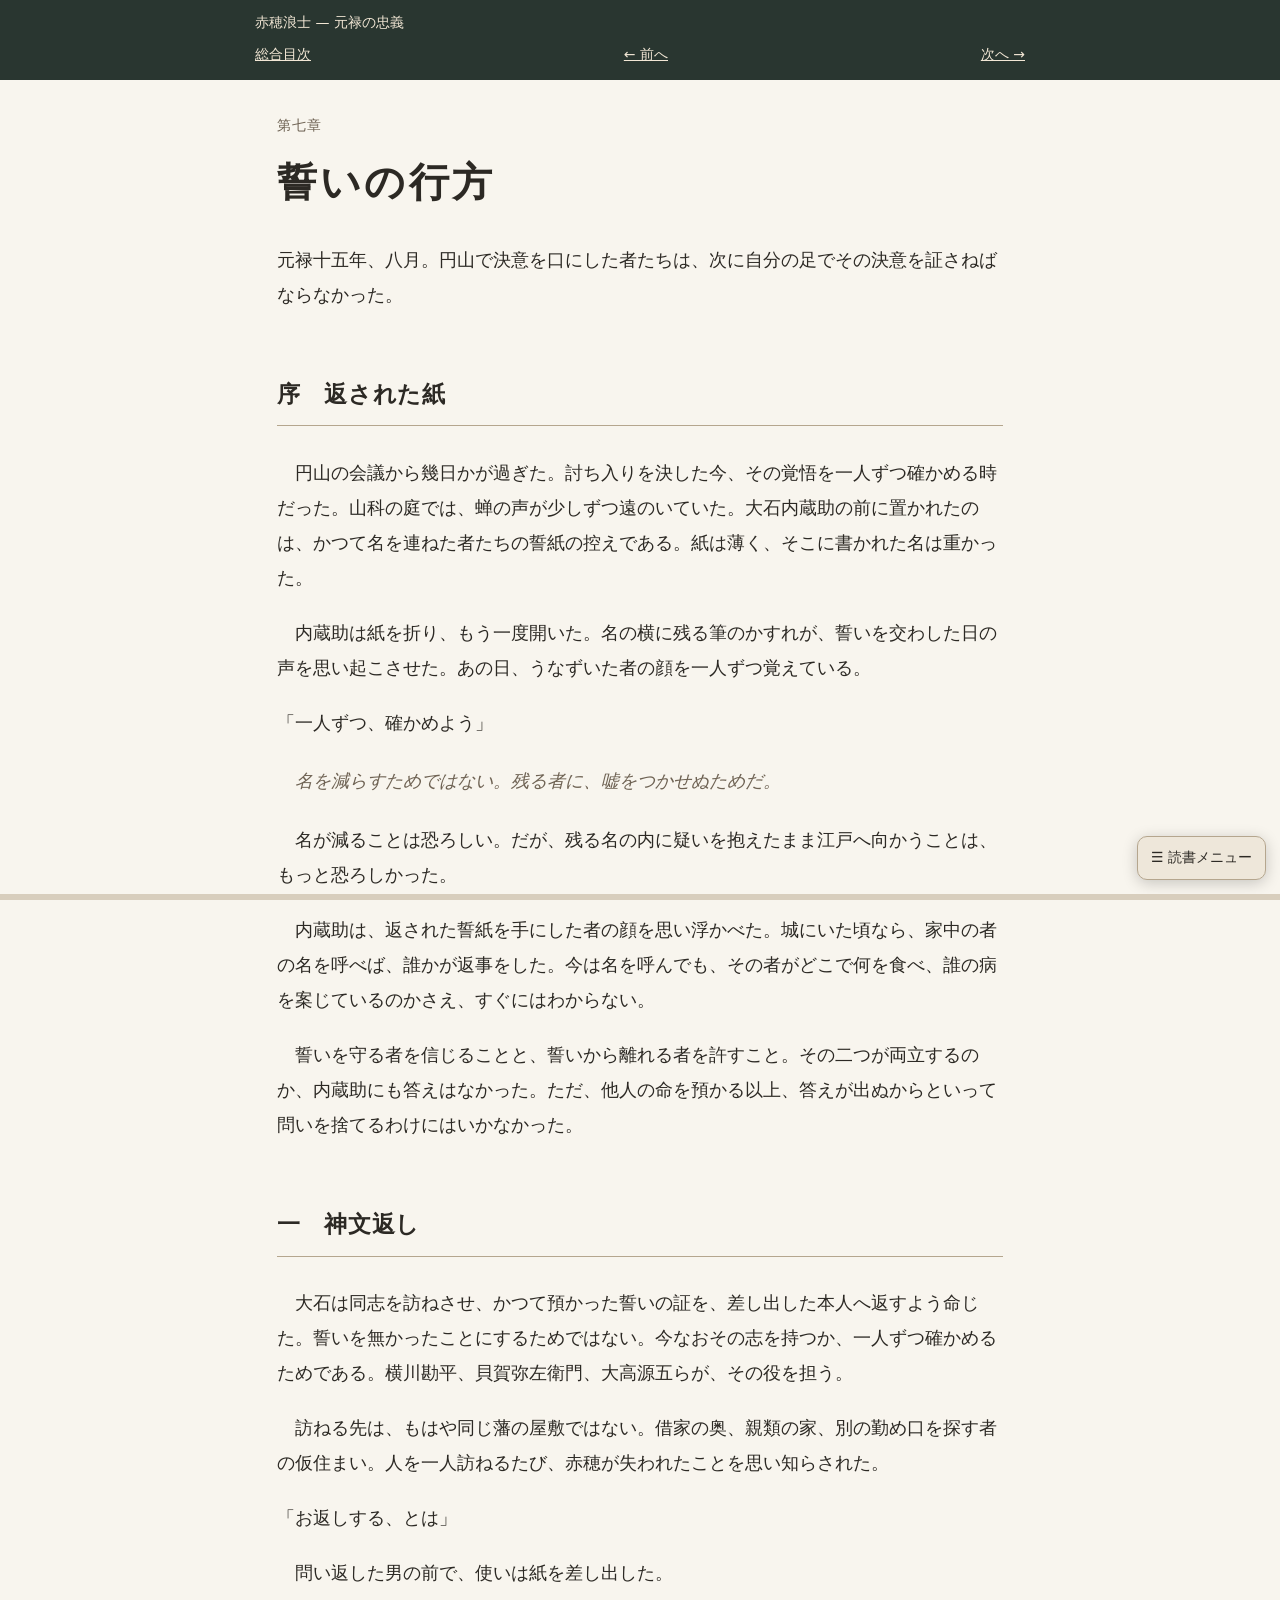
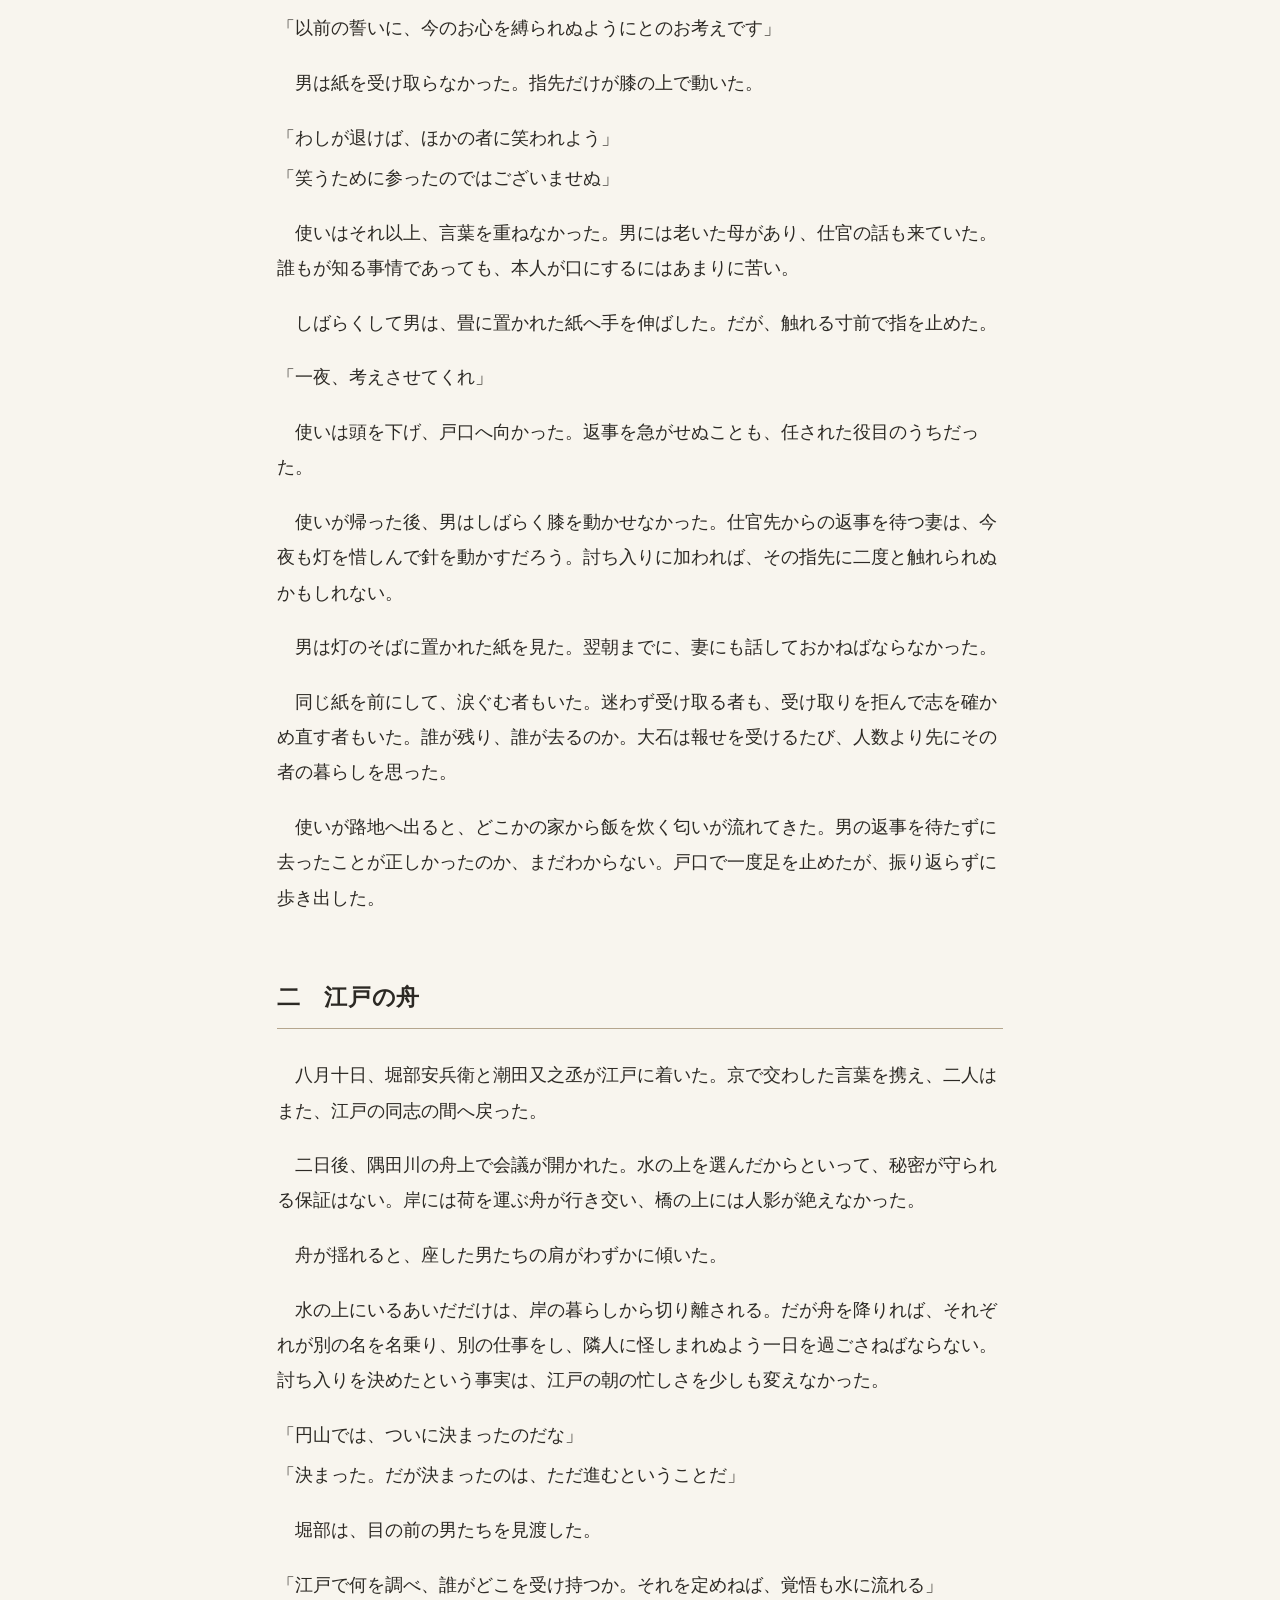
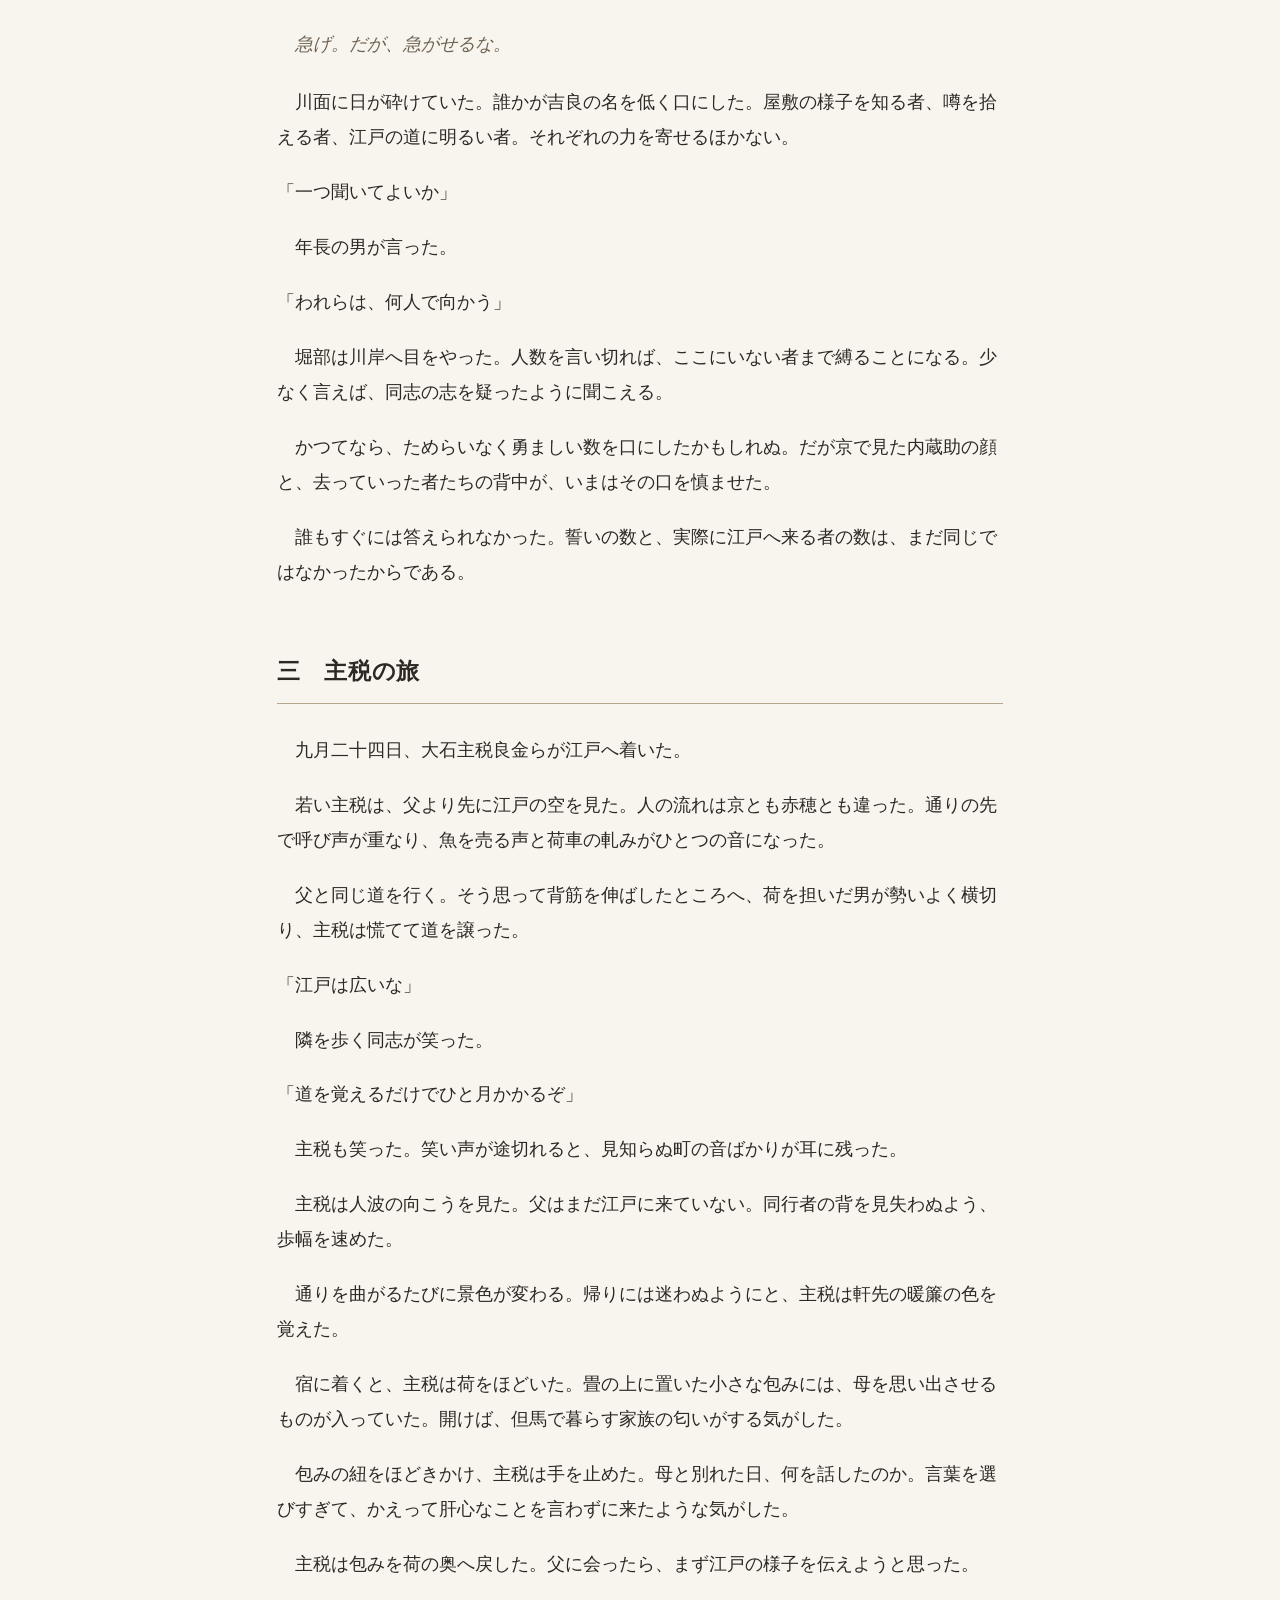
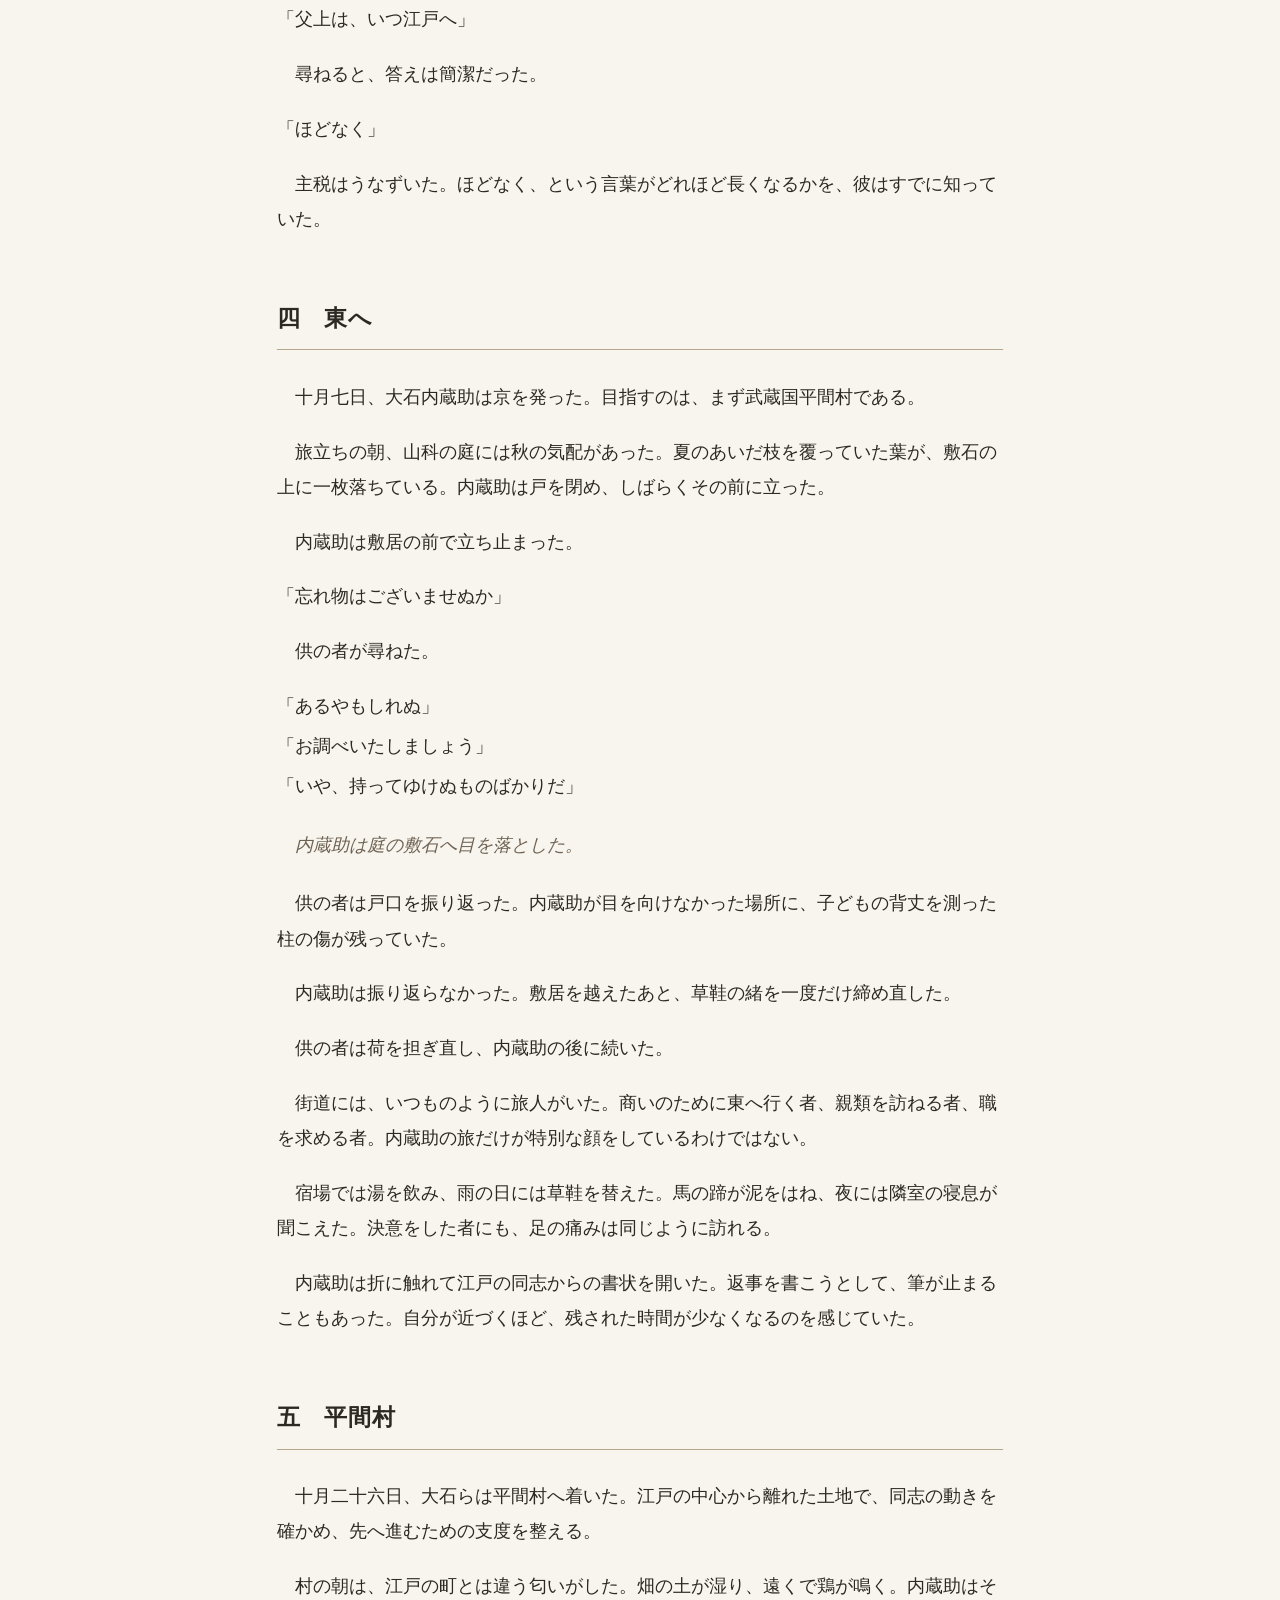
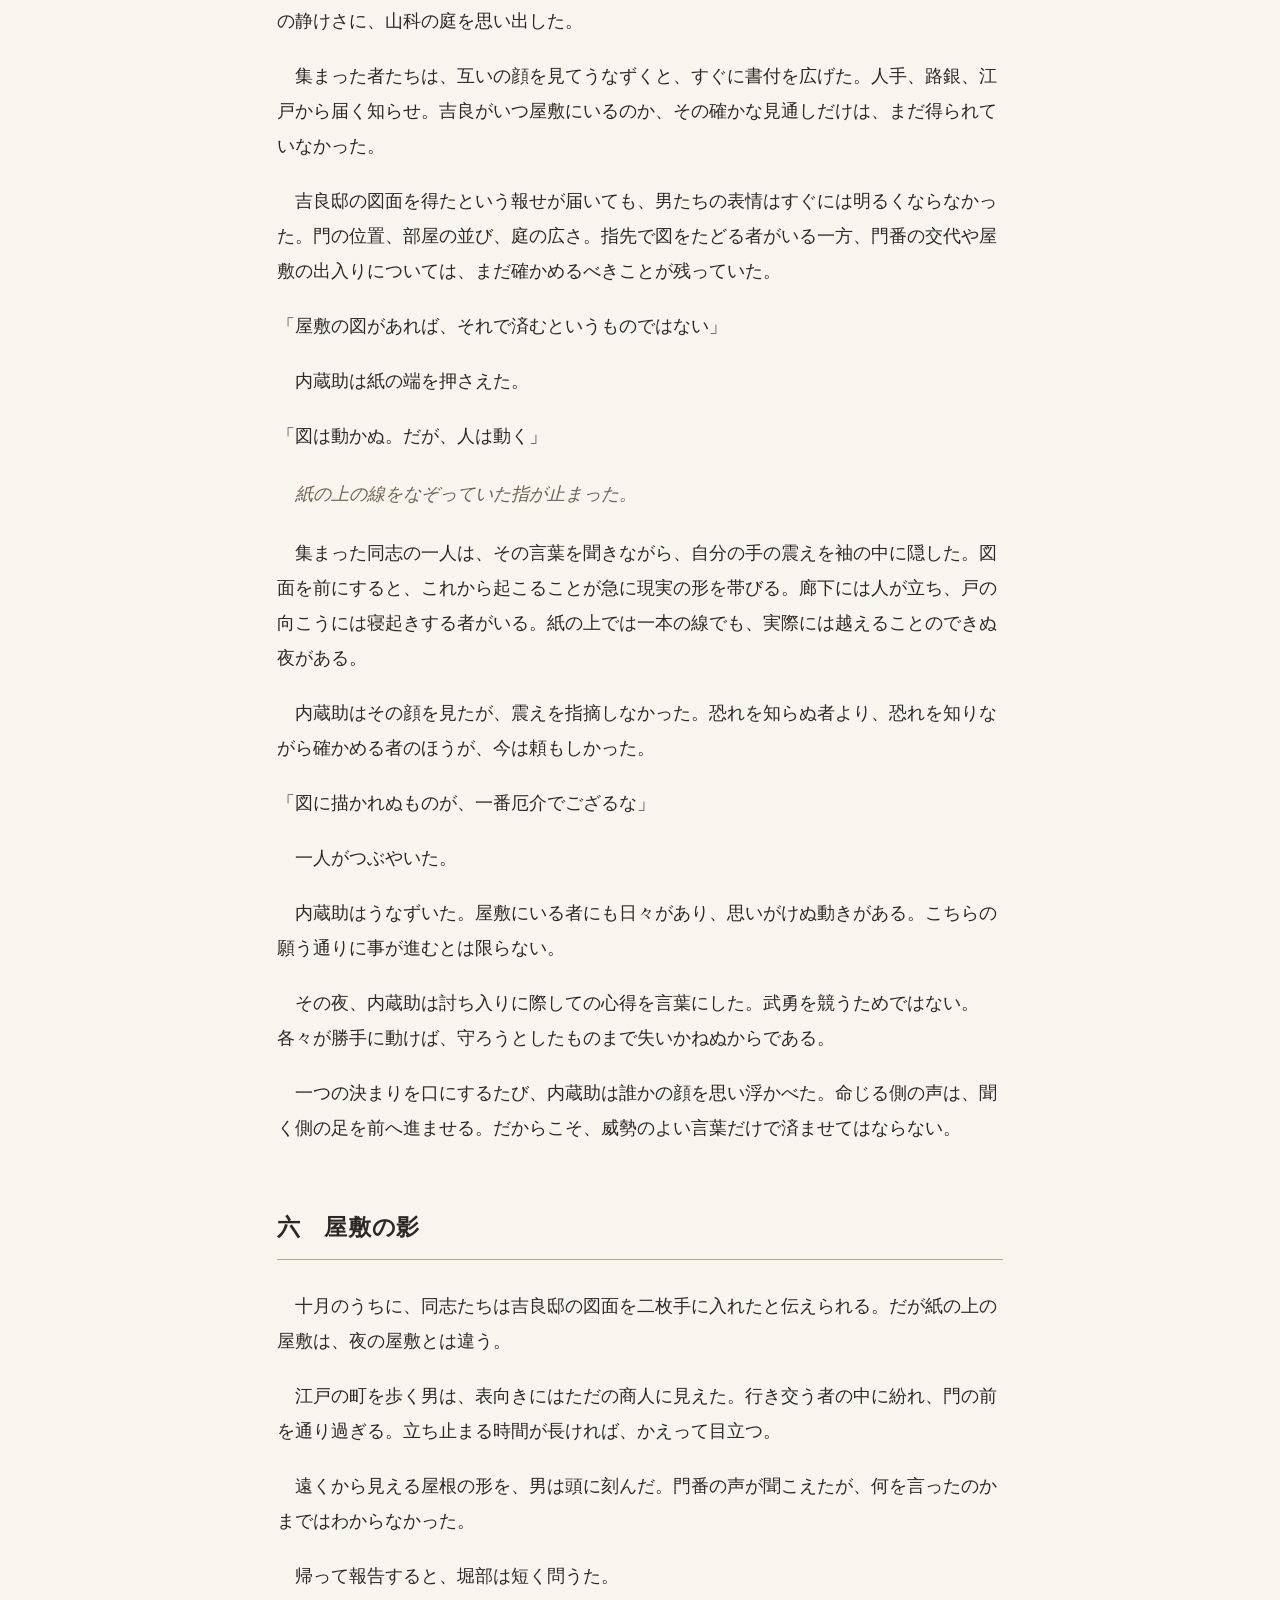
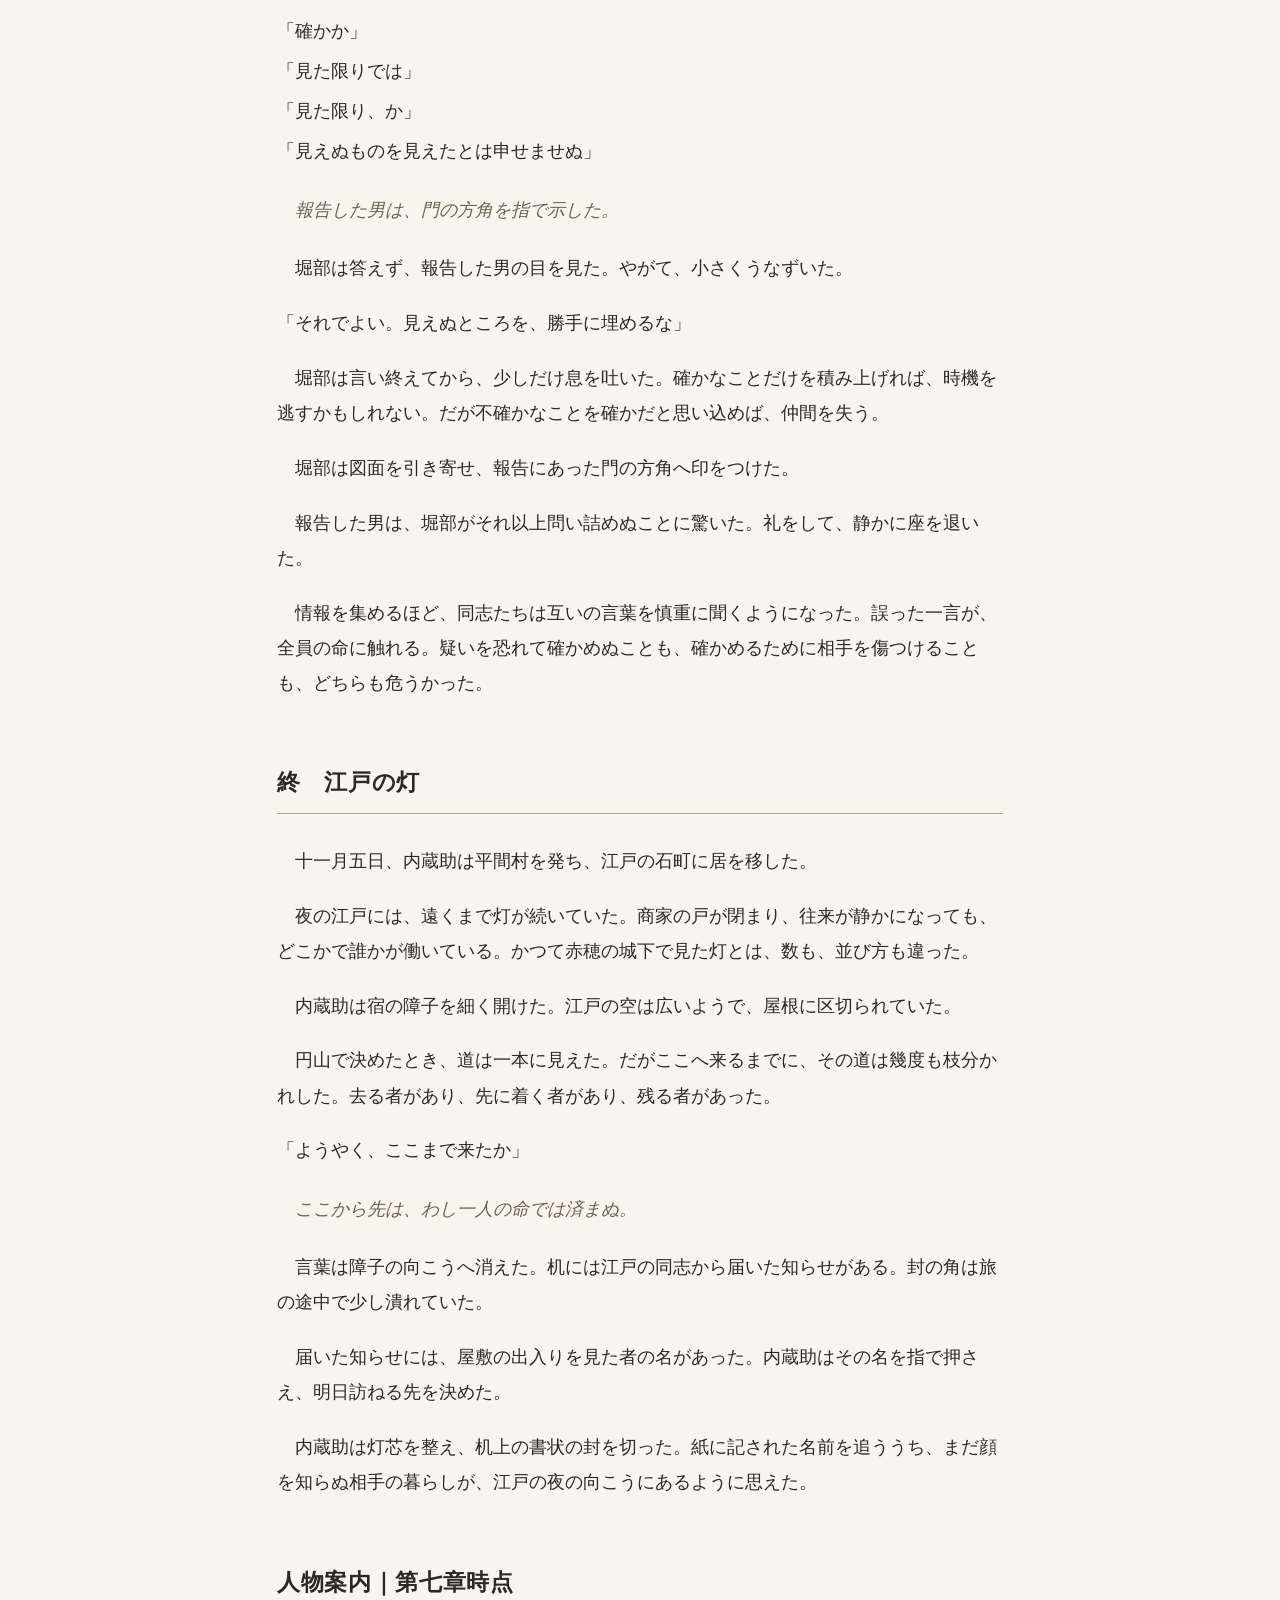
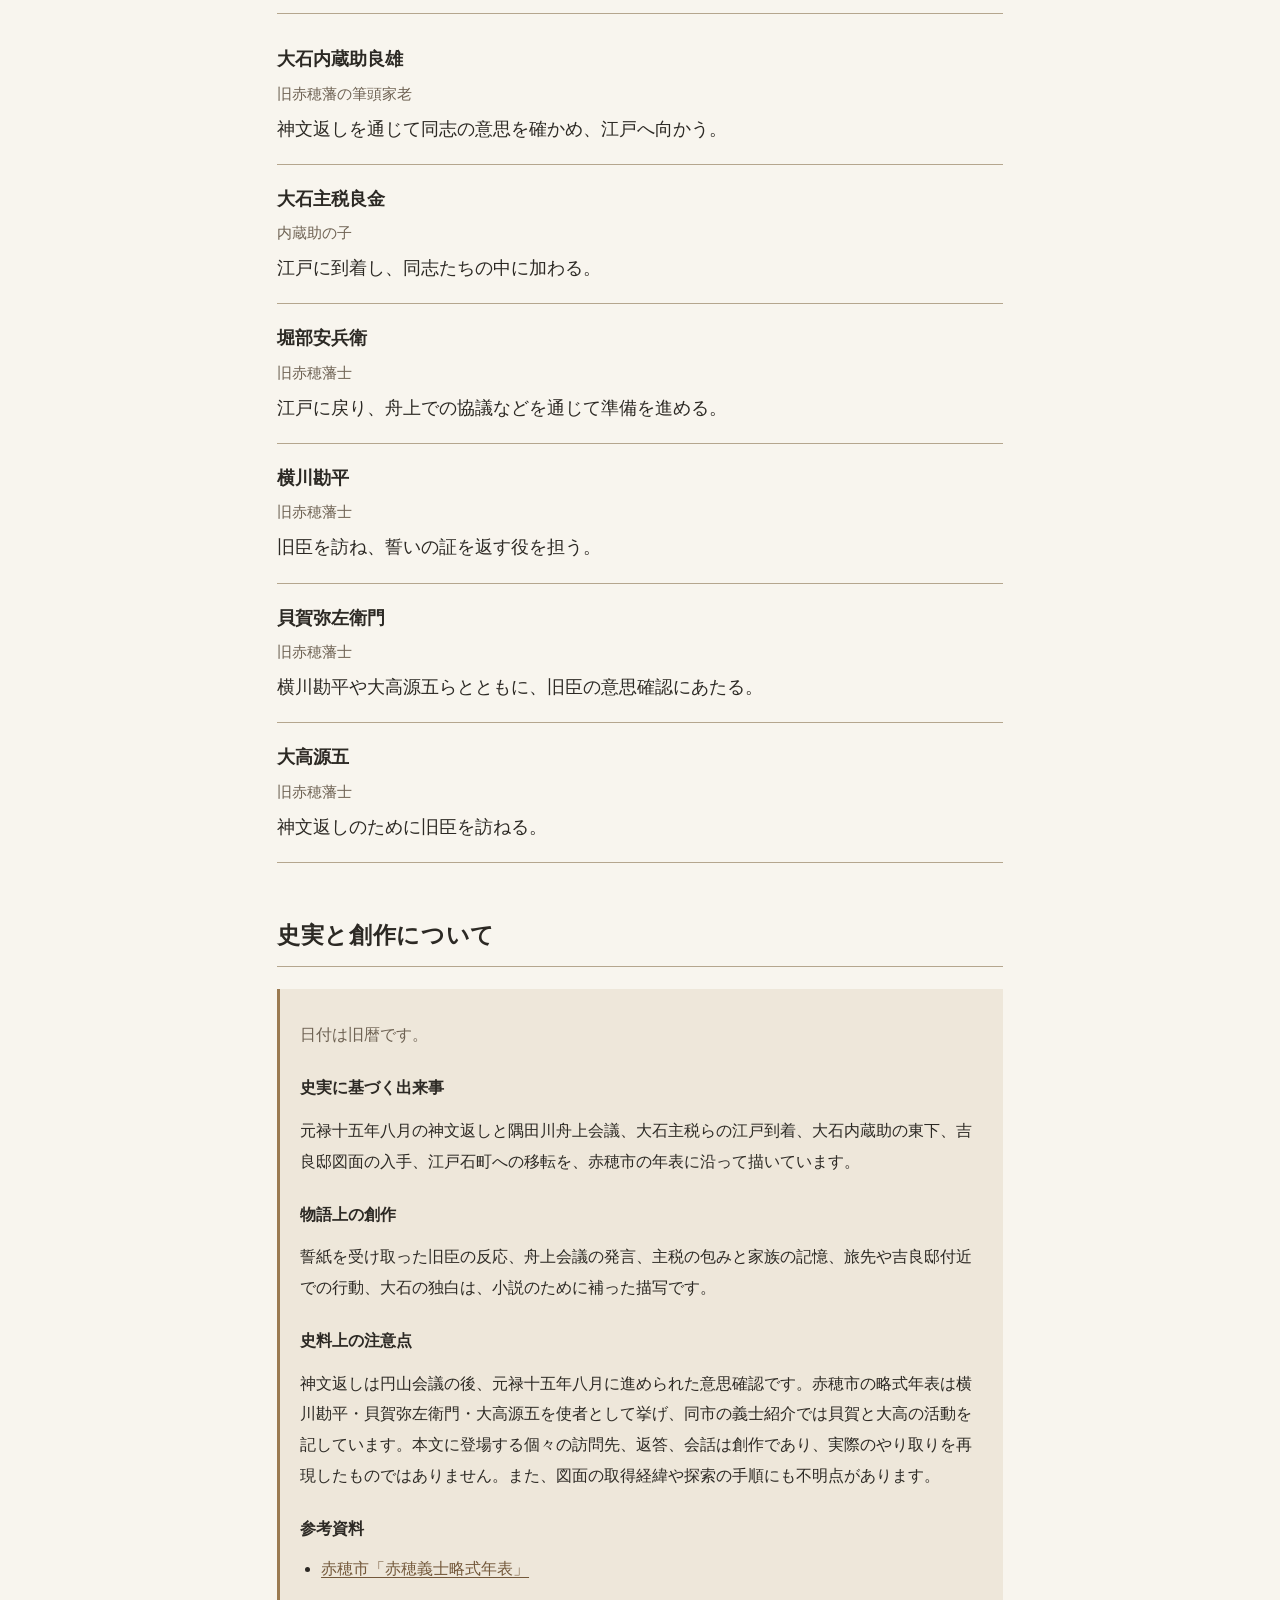
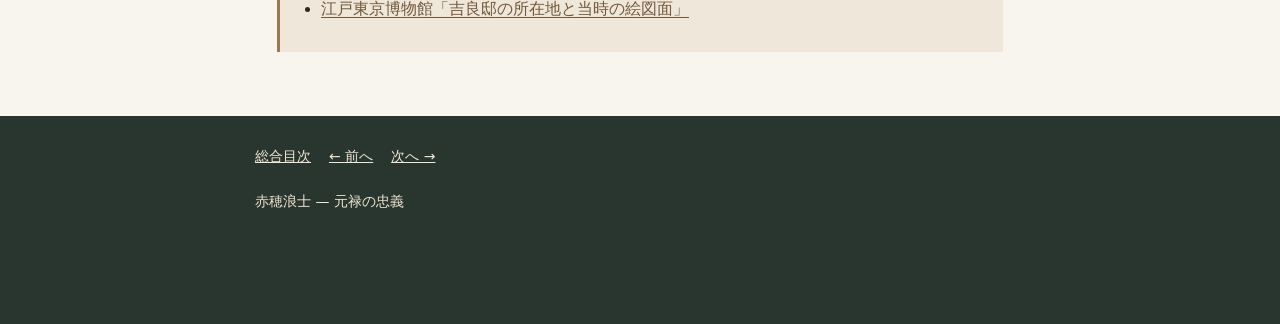
<file: ako-ronin/chapter07.html>
<!DOCTYPE html>

<html lang="ja">
<head><meta charset="utf-8"/><meta content="width=device-width,initial-scale=1" name="viewport"/><title>第七章 誓いの行方｜赤穂浪士 元禄の忠義</title><style>body{margin:0;background:#f7f2e8;color:#29251e;font-family:'Yu Mincho','Hiragino Mincho ProN',serif;line-height:2.15}main{max-width:750px;margin:auto;padding:45px 22px 100px}h1{font-size:2rem;letter-spacing:.13em}h2{font-size:1.3rem;margin-top:3em;border-bottom:1px solid #b7a991;padding-bottom:.5em}p{text-indent:1em;margin:1.3em 0}.dialogue{text-indent:0;margin-left:1em}.note{background:#eee6d8;padding:20px;font-size:.92rem}header,footer{background:#28342f;color:#f7f2e8;padding:15px 25px}a{color:#79552c}.sub{color:#806d53}button{padding:8px 13px;border:1px solid #aaa;background:transparent;color:inherit;border-radius:6px}body.night{background:#171b1b;color:#ddd5c7}body.night .note{background:#30332f}body.night a{color:#e4bb7e}</style><style>*{box-sizing:border-box}html{scroll-behavior:smooth}body{margin:0;background:#f8f5ee;color:#2c2924;font-family:"Hiragino Mincho ProN","Yu Mincho",serif;font-size:18px;line-height:2.25}header,footer{background:#293630;color:#fff;padding:12px 22px}header a,footer a{color:#f2e7d5}main{max-width:770px;margin:auto;padding:34px 23px 90px}h1{font-size:clamp(1.8rem,5vw,2.5rem);letter-spacing:.13em}h2{font-size:1.27em;margin:3em 0 1.5em;border-bottom:1px solid #c9bba6;padding-bottom:.5em}p{margin:1.1em 0;text-indent:1em}p.dialogue{text-indent:0;margin:1.5em 0}p.inner{font-style:italic;color:#625141;margin:1.6em 1em;text-indent:0}p.break{text-align:center;text-indent:0;color:#8b7962;margin:2em 0}nav{display:flex;gap:15px;flex-wrap:wrap}a{color:#73583a}.kicker{color:#826d51;letter-spacing:.14em;font-size:.85em}.note{padding:15px 18px;background:#eee7da;border-left:3px solid #9b7a51;font-size:.85em;line-height:1.8;margin:24px 0}.note p{text-indent:0;margin:.4em 0}ruby rt{font-size:.52em}body.hide-ruby rt{display:none}.reader-tools{position:fixed;z-index:40;top:12px;right:12px;background:#f2eadc;color:#2c2924;border-radius:12px;padding:10px;display:flex;gap:9px;align-items:center;box-shadow:0 5px 22px #0003;font:14px system-ui,sans-serif}.reader-tools button{border:1px solid #9b907d;border-radius:20px;background:white;padding:8px 12px;cursor:pointer;color:#29251f}button:focus-visible{outline:3px solid #8d7452}@media(max-width:700px){.reader-tools{top:auto;bottom:16px;left:12px;right:12px;justify-content:center;transform:translateY(calc(100% + 35px));opacity:0;pointer-events:none;transition:transform .22s,opacity .22s}body.menu-open .reader-tools{transform:translateY(0);opacity:1;pointer-events:auto}}
/* 組版は一元管理。行末の自動均等化やpretty折返しは使用しない */
main section p{display:block;max-width:none;width:auto;line-height:1.9;margin:.9em 0;text-align:start;text-wrap:wrap;letter-spacing:normal;word-spacing:normal;white-space:normal;word-break:normal;overflow-wrap:normal;line-break:strict;text-indent:1em}
main section p.dialogue{margin:.35em 0 .55em;text-indent:0}
main section p.dialogue+p.dialogue{margin-top:.15em}
main section p.inner{margin:1em 0 1.1em 1em;text-indent:0;font-style:italic}
main section p.break{text-align:center;text-indent:0;margin:2em 0}
main section ruby{white-space:normal}
@media(max-width:700px){main{padding-left:20px;padding-right:20px}}

main p.dialogue {text-indent:0 !important; margin-top:.28em !important; margin-bottom:.28em !important;}
main p.dialogue + p.dialogue {margin-top:.12em !important;}

main p.dialogue{text-indent:0!important;margin-top:.28em!important;margin-bottom:.28em!important;}

/* Unified, compact reader controls */
:root{--reader-font-size:18px}
html{scroll-behavior:smooth;scroll-padding-top:75px}
main{font-size:var(--reader-font-size);overflow-wrap:break-word;min-width:0}
main p,main li,main .person,main .panel{overflow-wrap:break-word}
.reader-launch{position:fixed;right:max(12px,calc((100vw - 780px)/2));top:12px;z-index:30}
.reader-launch button,.reader-panel button{font-family:system-ui,sans-serif;border:1px solid var(--line);border-radius:10px;background:var(--soft);color:var(--ink);padding:9px 12px;cursor:pointer;touch-action:manipulation}
.reader-launch button{box-shadow:0 3px 16px #0002;font-size:13px;min-height:42px}
.reader-panel[hidden]{display:none!important}
.reader-panel{position:fixed;right:max(12px,calc((100vw - 780px)/2));top:62px;z-index:31;width:min(355px,calc(100vw - 24px));max-height:calc(100dvh - 78px);overflow:auto;background:var(--paper);color:var(--ink);border:1px solid var(--line);border-radius:15px;box-shadow:0 12px 45px #0004;padding:16px;font-family:system-ui,sans-serif;font-size:14px}
.reader-panel-head,.reader-option{display:flex;align-items:center;justify-content:space-between;gap:12px}
.reader-panel-head{padding-bottom:12px;border-bottom:1px solid var(--line)}
.reader-panel-head button{padding:5px 11px}
.reader-option{padding:14px 0;border-bottom:1px solid var(--line)}
.size-buttons{display:flex;align-items:center;gap:8px}
.size-buttons button{font-size:21px;font-weight:600;width:43px;height:43px;padding:0}
.size-buttons output{min-width:43px;text-align:center;font-variant-numeric:tabular-nums}
.reader-panel button:disabled{opacity:.4;cursor:default}
.reader-links{display:flex;justify-content:space-between;gap:10px;padding:14px 0;border-bottom:1px solid var(--line)}
.reader-links a{color:var(--accent);text-decoration:underline}
.reader-hint{font-size:12px;line-height:1.7;color:var(--muted);margin:10px 0 0;text-indent:0}
#reading-progress{position:fixed;top:0;left:0;right:0;height:3px;z-index:35;pointer-events:none}
#reading-progress-fill{height:100%;width:0;background:#aa6d4b;transition:width .1s linear}
@media(max-width:600px){header{padding-right:145px}main{padding:38px 18px 75px}.people{grid-template-columns:1fr}}

/* Chapter theme and text flow */
:root{--paper:#f8f5ee;--ink:#2c2924;--muted:#6e6253;--line:#d8ccbb;--accent:#73583a;--soft:#eee7da}
body{background:var(--paper)!important;color:var(--ink)!important}
main{font-size:var(--reader-font-size)!important;overflow-wrap:break-word;max-width:770px}
main section p{overflow-wrap:break-word;word-break:normal;white-space:normal;text-align:left;text-wrap:wrap}
html[data-theme="night"]{--paper:#1e2324;--ink:#e9e0d3;--muted:#b7aaa0;--line:#555c5c;--accent:#d8bb8d;--soft:#343838;color-scheme:dark}
html[data-theme="night"] .note{background:#343838;color:var(--ink)}
html[data-theme="night"] main .inner{color:#c4af91}
html[data-theme="night"] h2{border-color:#62605b}
html[data-theme="night"] main a{color:var(--accent)}
html[data-theme="night"] header a,html[data-theme="night"] footer a{color:#f2e7d5}
@media(max-width:600px){header{padding-right:150px!important}}

.interlude-intro{font-size:1.06em;line-height:2.0}.map-frame,.diagram{border:1px solid var(--line);border-radius:14px;background:var(--soft);padding:16px;margin:20px 0}.map-frame svg{display:block;width:100%;height:auto}.map-caption,.smallnote{font-size:.78em;color:var(--muted);line-height:1.8;text-indent:0}.people-grid{display:grid;grid-template-columns:repeat(2,minmax(0,1fr));gap:12px}.person-card{background:var(--soft);border:1px solid var(--line);padding:13px;border-radius:10px;line-height:1.7}.person-card strong{display:block}.person-card span{display:block;font-size:.82em;color:var(--muted)}.relation{display:grid;grid-template-columns:1fr 1fr;gap:12px;align-items:center}.relation .wide{grid-column:1/-1;text-align:center}.relation .person-card{text-align:center}.relation-arrow{text-align:center;font-size:.8em;color:var(--muted);padding:4px}.timeline{border-left:2px solid var(--accent);margin-left:12px;padding-left:22px}.timeline article{position:relative;margin:0 0 24px}.timeline article:before{content:"";position:absolute;left:-29px;top:10px;width:11px;height:11px;border-radius:50%;background:var(--accent)}.timeline time{font-weight:bold;color:var(--accent)}.timeline p{margin:.3em 0;text-indent:0}.tag{font-size:.8em;color:var(--muted)}.reader-links{flex-wrap:wrap}main .map-frame p,main .diagram p,main .person-card p{ text-indent:0 }@media(max-width:600px){.people-grid{grid-template-columns:1fr}.map-frame,.diagram{padding:10px}.relation{gap:7px}.person-card{padding:9px}}

/* 第一本幕間：図版の横幅と縮尺を保つ */
.relationship-figure,.accurate-map{width:100%;max-width:100%;overflow:hidden;margin:22px 0;border-radius:12px;}
.relationship-figure svg,.accurate-map svg{display:block;width:100%;height:auto;aspect-ratio:auto;}
.relationship-figure{border:1px solid var(--line,#d5c8b4);background:#f8f5ef;}
body.night .relationship-figure,body.dark .relationship-figure{background:#f8f5ef;}
.accurate-map{border:1px solid #c5cfc9;}
@media(max-width:600px){.relationship-figure{overflow-x:auto}.relationship-figure svg{min-width:570px}.accurate-map svg{min-width:0}}

/* 序章と共通の広域地図 */
.shared-story-map{background:#f1ece2;padding:12px;overflow:hidden}
.shared-story-map svg{display:block;width:100%;height:auto;max-width:100%}
.shared-story-map .map-label text{font-size:15px;fill:#473d30;paint-order:stroke;stroke:#f3ebd8;stroke-width:4px;stroke-linejoin:round}
.shared-story-map .map-label .important{font-size:22px;font-weight:bold}
.shared-story-map .map-point circle{fill:#6e6556;stroke:#fff7e6;stroke-width:2}
.shared-story-map .map-point .major{fill:#a14e3d}
</style><style>/* 第2章の心の声を継承 */
main p.inner{font-family:"Hiragino Mincho ProN","Yu Mincho",serif;font-style:italic;color:#625141;margin:1.6em 1em;text-indent:0;line-height:2.25}
html[data-theme="night"] main p.inner{color:#c4af91}
main p.dialogue{text-indent:0;margin:.35em 0 .55em}
</style><style id="unified-navigation-style">.ako-unified-nav{position:sticky;top:0;z-index:9999;background:#292722;color:#fff;padding:9px 14px;display:flex;align-items:center;gap:12px;flex-wrap:wrap;font-family:system-ui,sans-serif;font-size:13px;box-shadow:0 2px 7px #0003}.ako-unified-nav a{color:#fff;text-decoration:none;border-bottom:1px solid #ffffff70}.ako-unified-nav select{min-width:150px;max-width:230px;background:#faf7f0;color:#222;border:1px solid #aaa;border-radius:6px;padding:6px;font-size:13px}.ako-unified-nav .ako-label{font-weight:700}.ako-unified-nav .ako-next{margin-left:auto}.ako-unified-nav a[aria-disabled="true"]{opacity:.35;pointer-events:none}@media(max-width:540px){.ako-unified-nav{gap:7px;padding:8px}.ako-unified-nav .ako-label{width:100%;font-size:12px}.ako-unified-nav select{flex:1;min-width:110px}.ako-unified-nav .ako-next{margin-left:0}}</style><style>
/* Step 3: keep section shortcuts without duplicating chapter navigation. */
.ako-unified-nav .ako-section-links{display:inline-flex;flex-wrap:wrap;gap:.5rem;align-items:center}
.ako-unified-nav .ako-section-links a{font-size:.83em;opacity:.85}
</style><link rel="stylesheet" href="reader.css?v=7"/></head>
<body><header class="book-header book-header-compact"><a class="book-title" href="index.html">赤穂浪士 — 元禄の忠義</a><nav class="book-nav" aria-label="章の移動"><a href="index.html">総合目次</a><a href="interlude02.html">← 前へ</a><a href="chapter08.html">次へ →</a></nav></header><div aria-hidden="true" id="reading-progress"><div id="reading-progress-fill"></div></div><div class="reader-launch"><button aria-controls="reader-panel" aria-expanded="false" aria-label="読書メニューを開く" id="reader-open" type="button">☰ <span>読書メニュー</span></button></div><dialog class="reader-panel" aria-labelledby="reader-heading" id="reader-panel"><div class="reader-panel-head"><strong id="reader-heading">読書メニュー</strong><button aria-label="閉じる" id="reader-close" type="button">✕</button></div><div class="reader-option reader-chapter"><label for="reader-chapter-select">章を選ぶ</label><select id="reader-chapter-select" aria-label="章を選ぶ" onchange="location.href=this.value"><option value="index.html">総合目次</option><option value="chapter01.html">第一章｜元禄の春</option><option value="chapter02.html">第二章｜松の廊下</option><option value="chapter03.html">第三章｜赤穂城明け渡し</option><option value="interlude01.html">幕間一｜城を失った人々</option><option value="chapter04.html">第四章｜山科の静寂</option><option value="chapter05.html">第五章｜散りゆく同志</option><option value="chapter06.html">第六章｜円山の決断</option><option value="interlude02.html">幕間二｜城を離れて、道を選ぶ</option><option value="chapter07.html" selected>第七章｜誓いの行方</option><option value="chapter08.html">第八章｜江戸の夜を測る</option><option value="chapter09.html">第九章｜雪の門</option><option value="chapter10.html">第十章｜残された春</option></select></div><div class="reader-option"><span>画面表示</span><button id="night-toggle" type="button">夜表示</button></div><div class="reader-option"><span>文字サイズ</span><div class="size-buttons"><button aria-label="文字を小さくする" id="font-minus" type="button">−</button><output aria-live="polite" id="font-current">18px</output><button aria-label="文字を大きくする" id="font-plus" type="button">＋</button></div></div><div class="reader-option"><span>ルビ（ふりがな）</span><button id="ruby-toggle" type="button" aria-pressed="true">ルビ：オン</button></div><div class="reader-option"><span>このページの読書進捗</span><output id="reading-percent" aria-live="off">0%</output></div><div class="reader-links"><a href="#people">人物案内</a><a href="interlude02.html">← 幕間二</a><a href="index.html">総合目次</a><a href="chapter08.html">第八章 →</a></div><div class="reader-option"><span>前回の位置</span><button id="resume-reading" type="button">続きから</button></div><p class="reader-hint">表示設定は全ページで共通です。読書位置はページごとにこの端末へ保存します。</p></dialog><main><div class="chapter-label">第七章</div><h1>誓いの行方</h1><p class="sub">元禄十五年、八月。円山で決意を口にした者たちは、次に自分の足でその決意を証さねばならなかった。</p><h2>序　返された紙</h2><p>円山の会議から幾日かが過ぎた。討ち入りを決した今、その覚悟を一人ずつ確かめる時だった。山科の庭では、蝉の声が少しずつ遠のいていた。大石内蔵助の前に置かれたのは、かつて名を連ねた者たちの誓紙の控えである。紙は薄く、そこに書かれた名は重かった。</p><p>内蔵助は紙を折り、もう一度開いた。名の横に残る筆のかすれが、誓いを交わした日の声を思い起こさせた。あの日、うなずいた者の顔を一人ずつ覚えている。</p><p class="dialogue">「一人ずつ、確かめよう」</p><p class="inner">名を減らすためではない。残る者に、嘘をつかせぬためだ。</p><p>名が減ることは恐ろしい。だが、残る名の内に疑いを抱えたまま江戸へ向かうことは、もっと恐ろしかった。</p><p>内蔵助は、返された誓紙を手にした者の顔を思い浮かべた。城にいた頃なら、家中の者の名を呼べば、誰かが返事をした。今は名を呼んでも、その者がどこで何を食べ、誰の病を案じているのかさえ、すぐにはわからない。</p><p>誓いを守る者を信じることと、誓いから離れる者を許すこと。その二つが両立するのか、内蔵助にも答えはなかった。ただ、他人の命を預かる以上、答えが出ぬからといって問いを捨てるわけにはいかなかった。</p><h2>一　神文返し</h2><p>大石は同志を訪ねさせ、かつて預かった誓いの証を、差し出した本人へ返すよう命じた。誓いを無かったことにするためではない。今なおその志を持つか、一人ずつ確かめるためである。横川勘平、貝賀弥左衛門、大高源五らが、その役を担う。</p><p>訪ねる先は、もはや同じ藩の屋敷ではない。借家の奥、親類の家、別の勤め口を探す者の仮住まい。人を一人訪ねるたび、赤穂が失われたことを思い知らされた。</p><p class="dialogue">「お返しする、とは」</p><p>問い返した男の前で、使いは紙を差し出した。</p><p class="dialogue">「以前の誓いに、今のお心を縛られぬようにとのお考えです」</p><p>男は紙を受け取らなかった。指先だけが膝の上で動いた。</p><p class="dialogue">「わしが退けば、ほかの者に笑われよう」</p><p class="dialogue">「笑うために参ったのではございませぬ」</p><p>使いはそれ以上、言葉を重ねなかった。男には老いた母があり、仕官の話も来ていた。誰もが知る事情であっても、本人が口にするにはあまりに苦い。</p><p>しばらくして男は、畳に置かれた紙へ手を伸ばした。だが、触れる寸前で指を止めた。</p><p class="dialogue">「一夜、考えさせてくれ」</p><p>使いは頭を下げ、戸口へ向かった。返事を急がせぬことも、任された役目のうちだった。</p><p>使いが帰った後、男はしばらく膝を動かせなかった。仕官先からの返事を待つ妻は、今夜も灯を惜しんで針を動かすだろう。討ち入りに加われば、その指先に二度と触れられぬかもしれない。</p><p>男は灯のそばに置かれた紙を見た。翌朝までに、妻にも話しておかねばならなかった。</p><p>同じ紙を前にして、涙ぐむ者もいた。迷わず受け取る者も、受け取りを拒んで志を確かめ直す者もいた。誰が残り、誰が去るのか。大石は報せを受けるたび、人数より先にその者の暮らしを思った。</p><p>使いが路地へ出ると、どこかの家から飯を炊く匂いが流れてきた。男の返事を待たずに去ったことが正しかったのか、まだわからない。戸口で一度足を止めたが、振り返らずに歩き出した。</p><h2>二　江戸の舟</h2><p>八月十日、堀部安兵衛と潮田又之丞が江戸に着いた。京で交わした言葉を携え、二人はまた、江戸の同志の間へ戻った。</p><p>二日後、隅田川の舟上で会議が開かれた。水の上を選んだからといって、秘密が守られる保証はない。岸には荷を運ぶ舟が行き交い、橋の上には人影が絶えなかった。</p><p>舟が揺れると、座した男たちの肩がわずかに傾いた。</p><p>水の上にいるあいだだけは、岸の暮らしから切り離される。だが舟を降りれば、それぞれが別の名を名乗り、別の仕事をし、隣人に怪しまれぬよう一日を過ごさねばならない。討ち入りを決めたという事実は、江戸の朝の忙しさを少しも変えなかった。</p><p class="dialogue">「円山では、ついに決まったのだな」</p><p class="dialogue">「決まった。だが決まったのは、ただ進むということだ」</p><p>堀部は、目の前の男たちを見渡した。</p><p class="dialogue">「江戸で何を調べ、誰がどこを受け持つか。それを定めねば、覚悟も水に流れる」</p><p class="inner">急げ。だが、急がせるな。</p><p>川面に日が砕けていた。誰かが吉良の名を低く口にした。屋敷の様子を知る者、噂を拾える者、江戸の道に明るい者。それぞれの力を寄せるほかない。</p><p class="dialogue">「一つ聞いてよいか」</p><p>年長の男が言った。</p><p class="dialogue">「われらは、何人で向かう」</p><p>堀部は川岸へ目をやった。人数を言い切れば、ここにいない者まで縛ることになる。少なく言えば、同志の志を疑ったように聞こえる。</p><p>かつてなら、ためらいなく勇ましい数を口にしたかもしれぬ。だが京で見た内蔵助の顔と、去っていった者たちの背中が、いまはその口を慎ませた。</p><p>誰もすぐには答えられなかった。誓いの数と、実際に江戸へ来る者の数は、まだ同じではなかったからである。</p><h2>三　主税の旅</h2><p>九月二十四日、大石主税良金らが江戸へ着いた。</p><p>若い主税は、父より先に江戸の空を見た。人の流れは京とも赤穂とも違った。通りの先で呼び声が重なり、魚を売る声と荷車の軋みがひとつの音になった。</p><p>父と同じ道を行く。そう思って背筋を伸ばしたところへ、荷を担いだ男が勢いよく横切り、主税は慌てて道を譲った。</p><p class="dialogue">「江戸は広いな」</p><p>隣を歩く同志が笑った。</p><p class="dialogue">「道を覚えるだけでひと月かかるぞ」</p><p>主税も笑った。笑い声が途切れると、見知らぬ町の音ばかりが耳に残った。</p><p>主税は人波の向こうを見た。父はまだ江戸に来ていない。同行者の背を見失わぬよう、歩幅を速めた。</p><p>通りを曲がるたびに景色が変わる。帰りには迷わぬようにと、主税は軒先の暖簾の色を覚えた。</p><p>宿に着くと、主税は荷をほどいた。畳の上に置いた小さな包みには、母を思い出させるものが入っていた。開けば、但馬で暮らす家族の匂いがする気がした。</p><p>包みの紐をほどきかけ、主税は手を止めた。母と別れた日、何を話したのか。言葉を選びすぎて、かえって肝心なことを言わずに来たような気がした。</p><p>主税は包みを荷の奥へ戻した。父に会ったら、まず江戸の様子を伝えようと思った。</p><p class="dialogue">「父上は、いつ江戸へ」</p><p>尋ねると、答えは簡潔だった。</p><p class="dialogue">「ほどなく」</p><p>主税はうなずいた。ほどなく、という言葉がどれほど長くなるかを、彼はすでに知っていた。</p><h2>四　東へ</h2><p>十月七日、大石内蔵助は京を発った。目指すのは、まず武蔵国平間村である。</p><p>旅立ちの朝、山科の庭には秋の気配があった。夏のあいだ枝を覆っていた葉が、敷石の上に一枚落ちている。内蔵助は戸を閉め、しばらくその前に立った。</p><p>内蔵助は敷居の前で立ち止まった。</p><p class="dialogue">「忘れ物はございませぬか」</p><p>供の者が尋ねた。</p><p class="dialogue">「あるやもしれぬ」</p><p class="dialogue">「お調べいたしましょう」</p><p class="dialogue">「いや、持ってゆけぬものばかりだ」</p><p class="inner">内蔵助は庭の敷石へ目を落とした。</p><p>供の者は戸口を振り返った。内蔵助が目を向けなかった場所に、子どもの背丈を測った柱の傷が残っていた。</p><p>内蔵助は振り返らなかった。敷居を越えたあと、草鞋の緒を一度だけ締め直した。</p><p>供の者は荷を担ぎ直し、内蔵助の後に続いた。</p><p>街道には、いつものように旅人がいた。商いのために東へ行く者、親類を訪ねる者、職を求める者。内蔵助の旅だけが特別な顔をしているわけではない。</p><p>宿場では湯を飲み、雨の日には草鞋を替えた。馬の蹄が泥をはね、夜には隣室の寝息が聞こえた。決意をした者にも、足の痛みは同じように訪れる。</p><p>内蔵助は折に触れて江戸の同志からの書状を開いた。返事を書こうとして、筆が止まることもあった。自分が近づくほど、残された時間が少なくなるのを感じていた。</p><h2>五　平間村</h2><p>十月二十六日、大石らは平間村へ着いた。江戸の中心から離れた土地で、同志の動きを確かめ、先へ進むための支度を整える。</p><p>村の朝は、江戸の町とは違う匂いがした。畑の土が湿り、遠くで鶏が鳴く。内蔵助はその静けさに、山科の庭を思い出した。</p><p>集まった者たちは、互いの顔を見てうなずくと、すぐに書付を広げた。人手、路銀、江戸から届く知らせ。吉良がいつ屋敷にいるのか、その確かな見通しだけは、まだ得られていなかった。</p><p>吉良邸の図面を得たという報せが届いても、男たちの表情はすぐには明るくならなかった。門の位置、部屋の並び、庭の広さ。指先で図をたどる者がいる一方、門番の交代や屋敷の出入りについては、まだ確かめるべきことが残っていた。</p><p class="dialogue">「屋敷の図があれば、それで済むというものではない」</p><p>内蔵助は紙の端を押さえた。</p><p class="dialogue">「図は動かぬ。だが、人は動く」</p><p class="inner">紙の上の線をなぞっていた指が止まった。</p><p>集まった同志の一人は、その言葉を聞きながら、自分の手の震えを袖の中に隠した。図面を前にすると、これから起こることが急に現実の形を帯びる。廊下には人が立ち、戸の向こうには寝起きする者がいる。紙の上では一本の線でも、実際には越えることのできぬ夜がある。</p><p>内蔵助はその顔を見たが、震えを指摘しなかった。恐れを知らぬ者より、恐れを知りながら確かめる者のほうが、今は頼もしかった。</p><p class="dialogue">「図に描かれぬものが、一番厄介でござるな」</p><p>一人がつぶやいた。</p><p>内蔵助はうなずいた。屋敷にいる者にも日々があり、思いがけぬ動きがある。こちらの願う通りに事が進むとは限らない。</p><p>その夜、内蔵助は討ち入りに際しての心得を言葉にした。武勇を競うためではない。各々が勝手に動けば、守ろうとしたものまで失いかねぬからである。</p><p>一つの決まりを口にするたび、内蔵助は誰かの顔を思い浮かべた。命じる側の声は、聞く側の足を前へ進ませる。だからこそ、威勢のよい言葉だけで済ませてはならない。</p><h2>六　屋敷の影</h2><p>十月のうちに、同志たちは吉良邸の図面を二枚手に入れたと伝えられる。だが紙の上の屋敷は、夜の屋敷とは違う。</p><p>江戸の町を歩く男は、表向きにはただの商人に見えた。行き交う者の中に紛れ、門の前を通り過ぎる。立ち止まる時間が長ければ、かえって目立つ。</p><p>遠くから見える屋根の形を、男は頭に刻んだ。門番の声が聞こえたが、何を言ったのかまではわからなかった。</p><p>帰って報告すると、堀部は短く問うた。</p><p class="dialogue">「確かか」</p><p class="dialogue">「見た限りでは」</p><p class="dialogue">「見た限り、か」</p><p class="dialogue">「見えぬものを見えたとは申せませぬ」</p><p class="inner">報告した男は、門の方角を指で示した。</p><p>堀部は答えず、報告した男の目を見た。やがて、小さくうなずいた。</p><p class="dialogue">「それでよい。見えぬところを、勝手に埋めるな」</p><p>堀部は言い終えてから、少しだけ息を吐いた。確かなことだけを積み上げれば、時機を逃すかもしれない。だが不確かなことを確かだと思い込めば、仲間を失う。</p><p>堀部は図面を引き寄せ、報告にあった門の方角へ印をつけた。</p><p>報告した男は、堀部がそれ以上問い詰めぬことに驚いた。礼をして、静かに座を退いた。</p><p>情報を集めるほど、同志たちは互いの言葉を慎重に聞くようになった。誤った一言が、全員の命に触れる。疑いを恐れて確かめぬことも、確かめるために相手を傷つけることも、どちらも危うかった。</p><h2>終　江戸の灯</h2><p>十一月五日、内蔵助は平間村を発ち、江戸の石町に居を移した。</p><p>夜の江戸には、遠くまで灯が続いていた。商家の戸が閉まり、往来が静かになっても、どこかで誰かが働いている。かつて赤穂の城下で見た灯とは、数も、並び方も違った。</p><p>内蔵助は宿の障子を細く開けた。江戸の空は広いようで、屋根に区切られていた。</p><p>円山で決めたとき、道は一本に見えた。だがここへ来るまでに、その道は幾度も枝分かれした。去る者があり、先に着く者があり、残る者があった。</p><p class="dialogue">「ようやく、ここまで来たか」</p><p class="inner">ここから先は、わし一人の命では済まぬ。</p><p>言葉は障子の向こうへ消えた。机には江戸の同志から届いた知らせがある。封の角は旅の途中で少し潰れていた。</p><p>届いた知らせには、屋敷の出入りを見た者の名があった。内蔵助はその名を指で押さえ、明日訪ねる先を決めた。</p><p>内蔵助は灯芯を整え、机上の書状の封を切った。紙に記された名前を追ううち、まだ顔を知らぬ相手の暮らしが、江戸の夜の向こうにあるように思えた。</p><section class="character-guide" id="people"><h2>人物案内｜第七章時点</h2><dl class="character-list"><div><dt>大石内蔵助良雄</dt><dd><span class="character-role">旧赤穂藩の筆頭家老</span><span class="character-summary">神文返しを通じて同志の意思を確かめ、江戸へ向かう。</span></dd></div><div><dt>大石主税良金</dt><dd><span class="character-role">内蔵助の子</span><span class="character-summary">江戸に到着し、同志たちの中に加わる。</span></dd></div><div><dt>堀部安兵衛</dt><dd><span class="character-role">旧赤穂藩士</span><span class="character-summary">江戸に戻り、舟上での協議などを通じて準備を進める。</span></dd></div><div><dt>横川勘平</dt><dd><span class="character-role">旧赤穂藩士</span><span class="character-summary">旧臣を訪ね、誓いの証を返す役を担う。</span></dd></div><div><dt>貝賀弥左衛門</dt><dd><span class="character-role">旧赤穂藩士</span><span class="character-summary">横川勘平や大高源五らとともに、旧臣の意思確認にあたる。</span></dd></div><div><dt>大高源五</dt><dd><span class="character-role">旧赤穂藩士</span><span class="character-summary">神文返しのために旧臣を訪ねる。</span></dd></div></dl></section><section class="historical-note" id="historical-note"><h2>史実と創作について</h2><div class="historical-note-body"><p class="note-dates">日付は旧暦です。</p><h3>史実に基づく出来事</h3><p>元禄十五年八月の神文返しと隅田川舟上会議、大石主税らの江戸到着、大石内蔵助の東下、吉良邸図面の入手、江戸石町への移転を、赤穂市の年表に沿って描いています。</p><h3>物語上の創作</h3><p>誓紙を受け取った旧臣の反応、舟上会議の発言、主税の包みと家族の記憶、旅先や吉良邸付近での行動、大石の独白は、小説のために補った描写です。</p><h3>史料上の注意点</h3><p>神文返しは円山会議の後、元禄十五年八月に進められた意思確認です。赤穂市の略式年表は横川勘平・貝賀弥左衛門・大高源五を使者として挙げ、同市の義士紹介では貝賀と大高の活動を記しています。本文に登場する個々の訪問先、返答、会話は創作であり、実際のやり取りを再現したものではありません。また、図面の取得経緯や探索の手順にも不明点があります。</p><h3>参考資料</h3><ul class="reference-list"><li><a href="https://www.city.ako.lg.jp/kensetsu/kankou/samurai/nenpyo2.html" target="_blank" rel="noopener noreferrer">赤穂市「赤穂義士略式年表」</a></li><li><a href="https://edo-tokyo-museum.or.jp/library/reference/10545.html" target="_blank" rel="noopener noreferrer">江戸東京博物館「吉良邸の所在地と当時の絵図面」</a></li></ul></div></section></main><footer class="book-footer"><nav aria-label="章の移動（末尾）"><a href="index.html">総合目次</a><a href="interlude02.html">← 前へ</a><a href="chapter08.html">次へ →</a></nav><p>赤穂浪士 — 元禄の忠義</p></footer><script src="reader.js?v=6"></script></body></html>
</file>
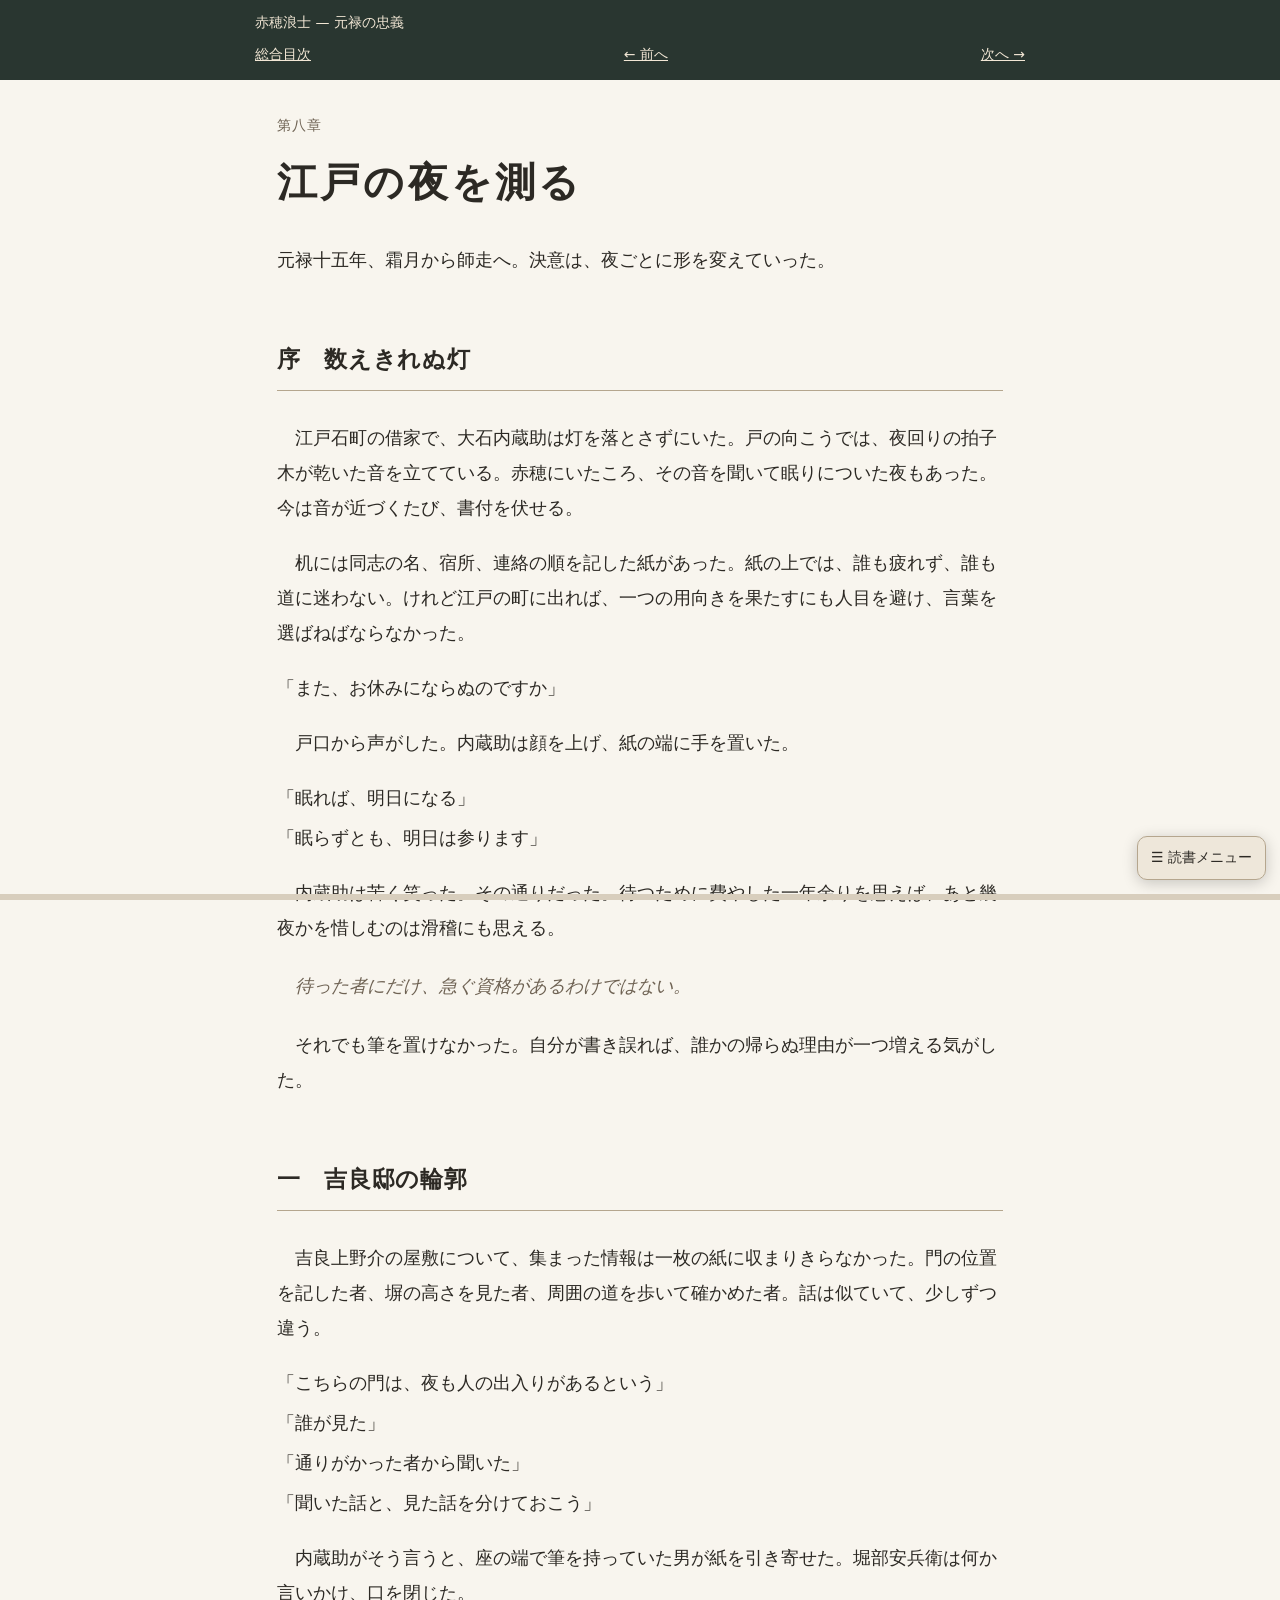
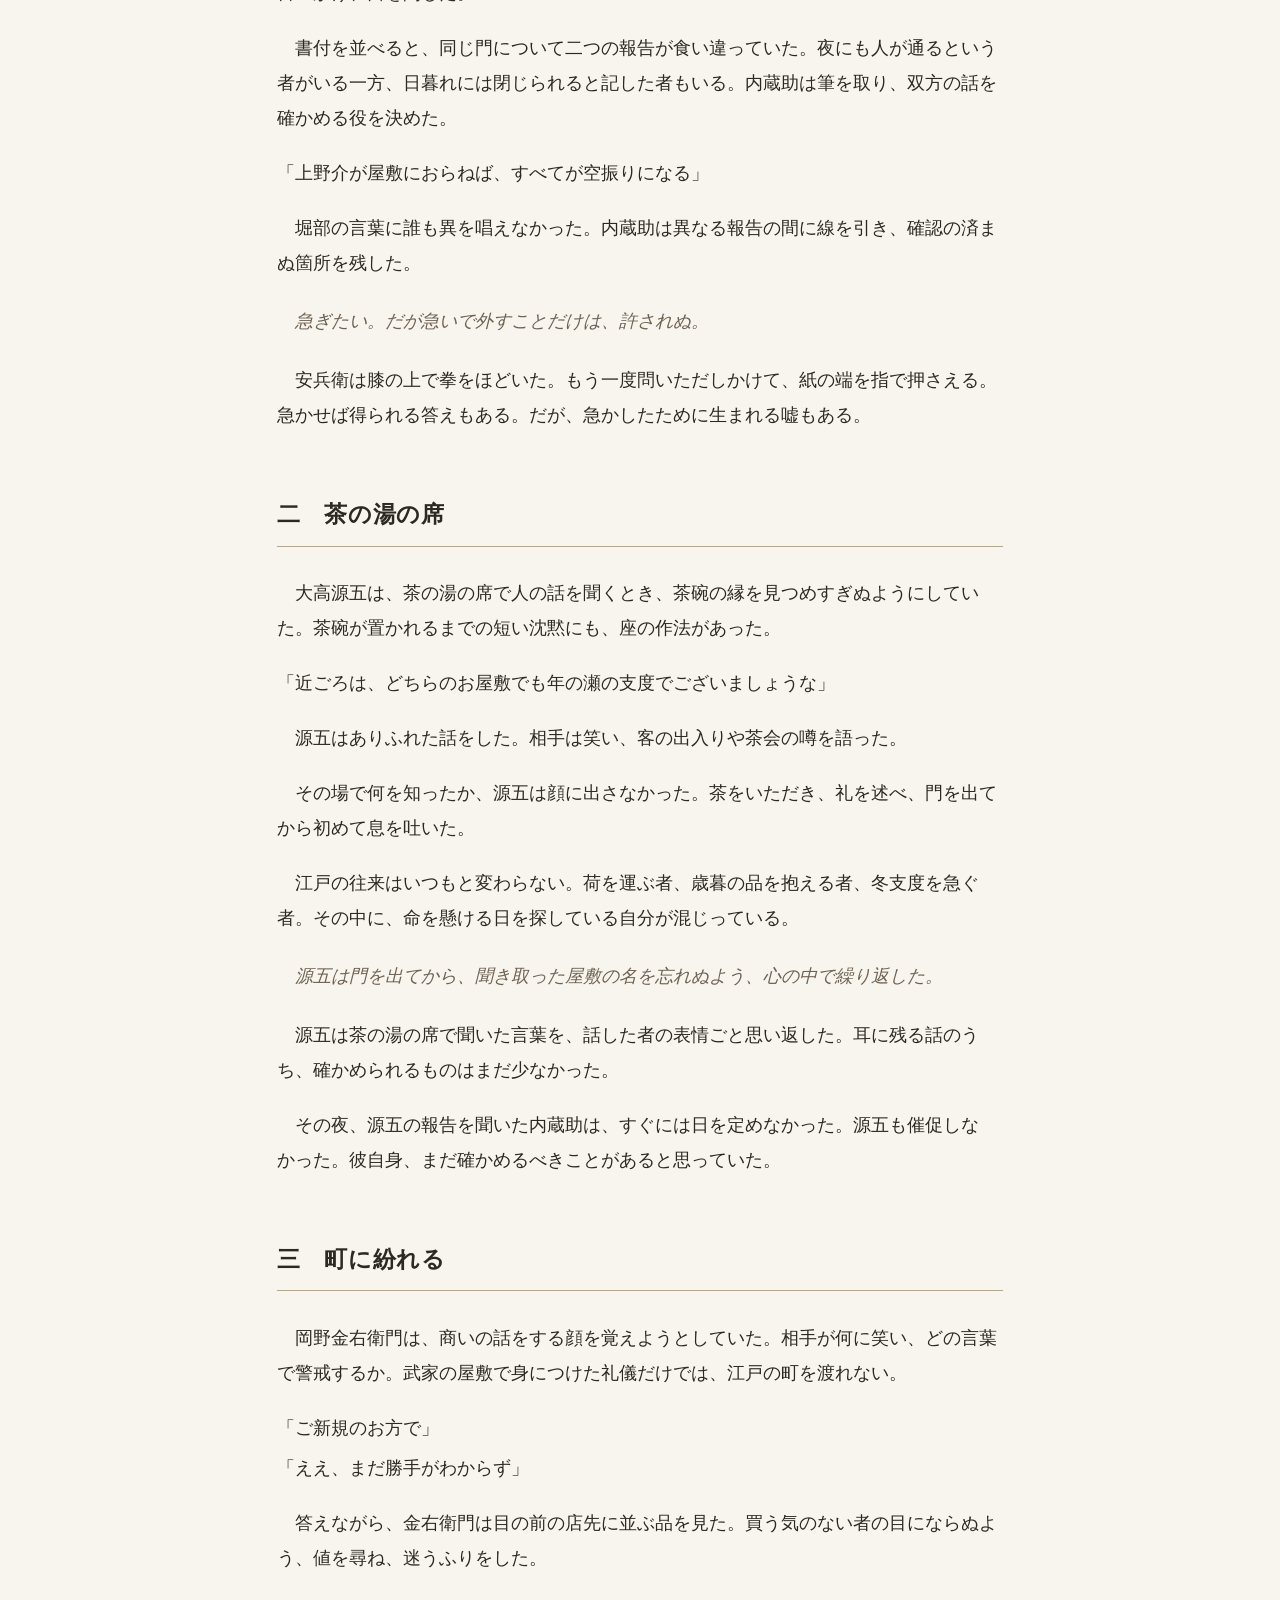
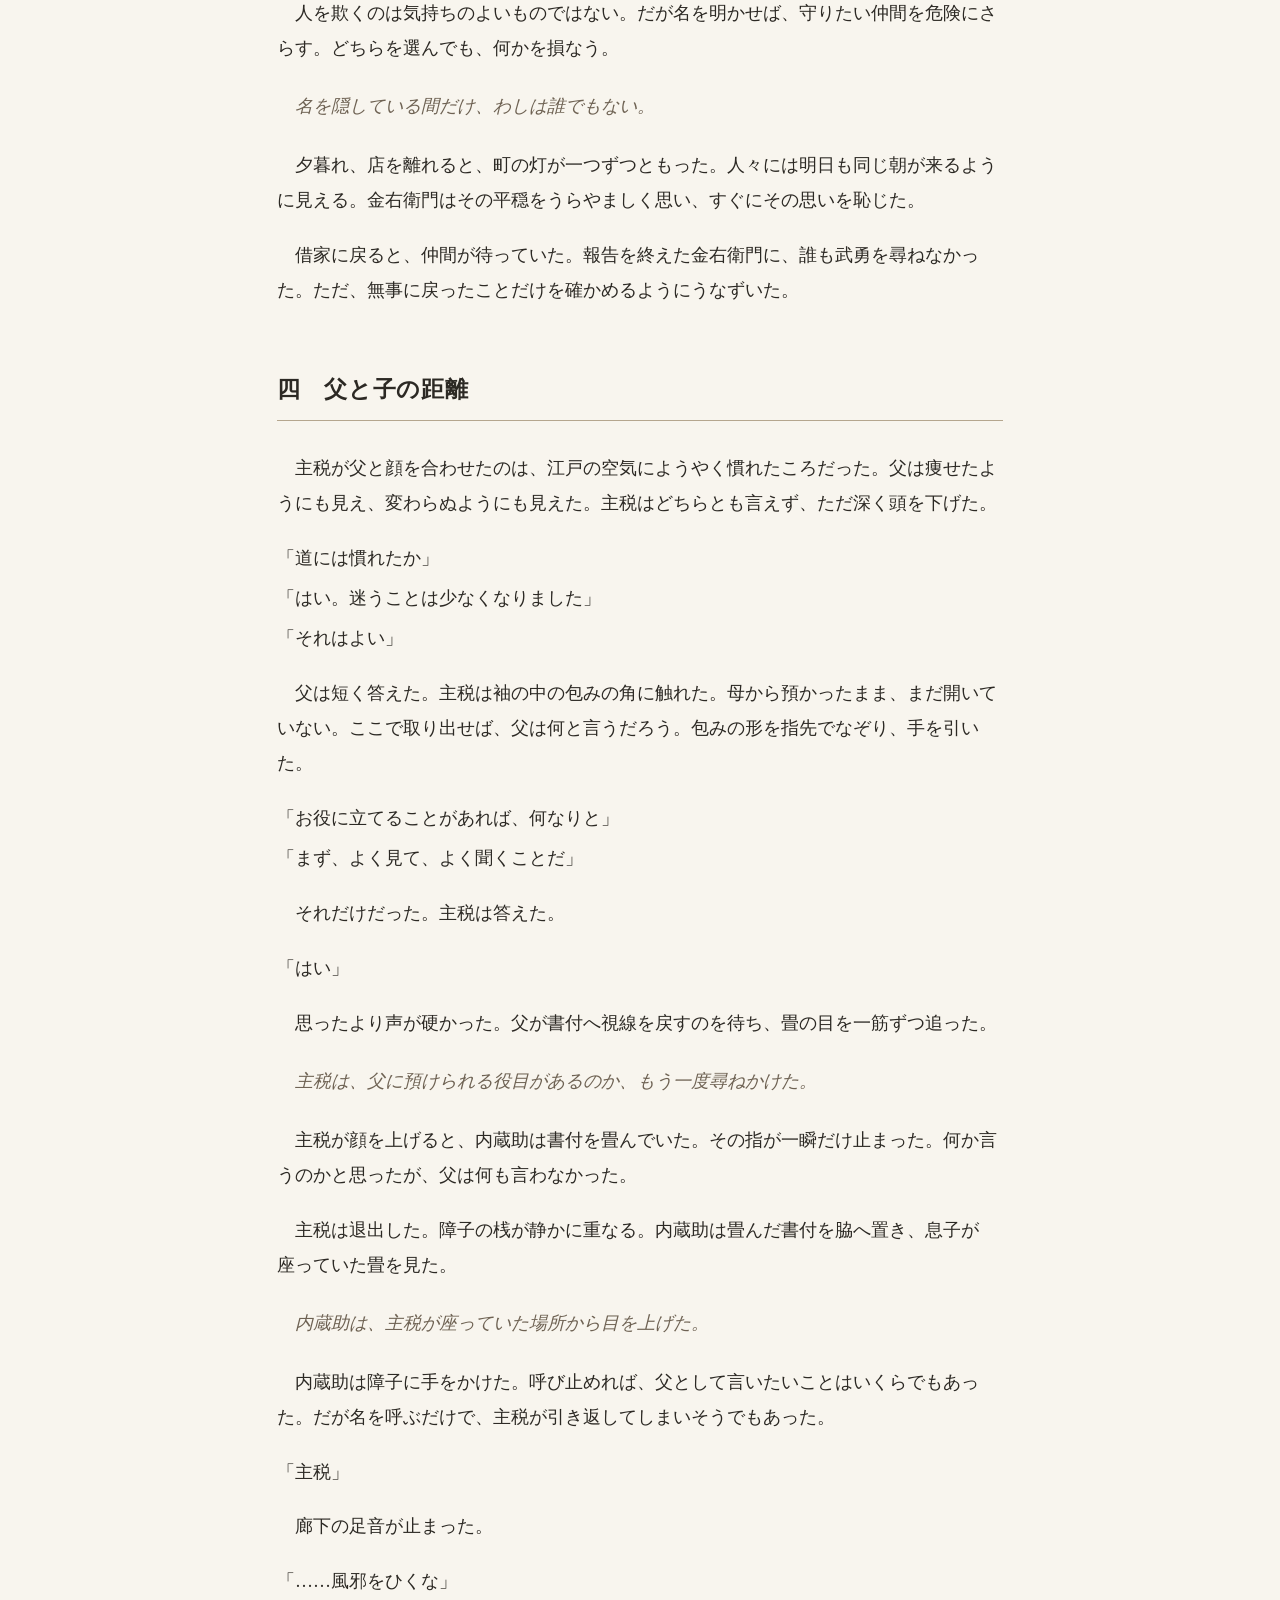
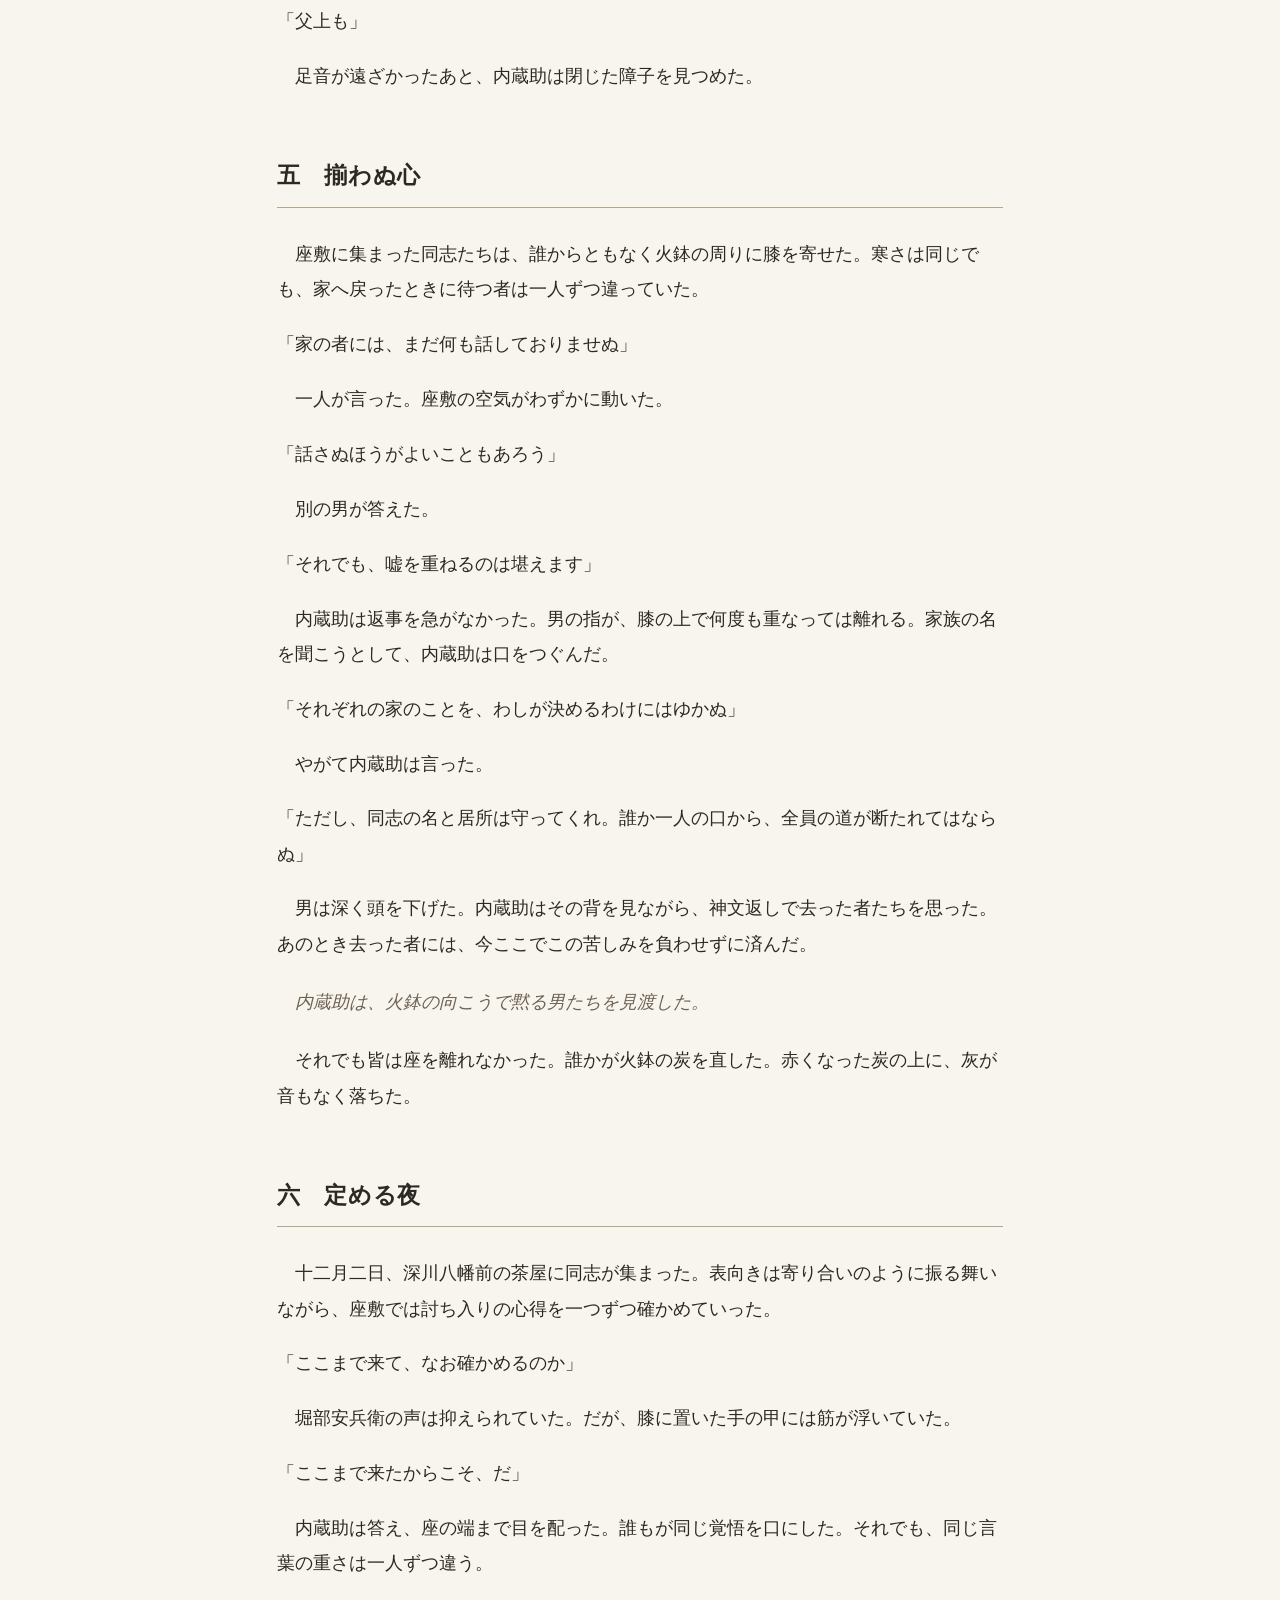
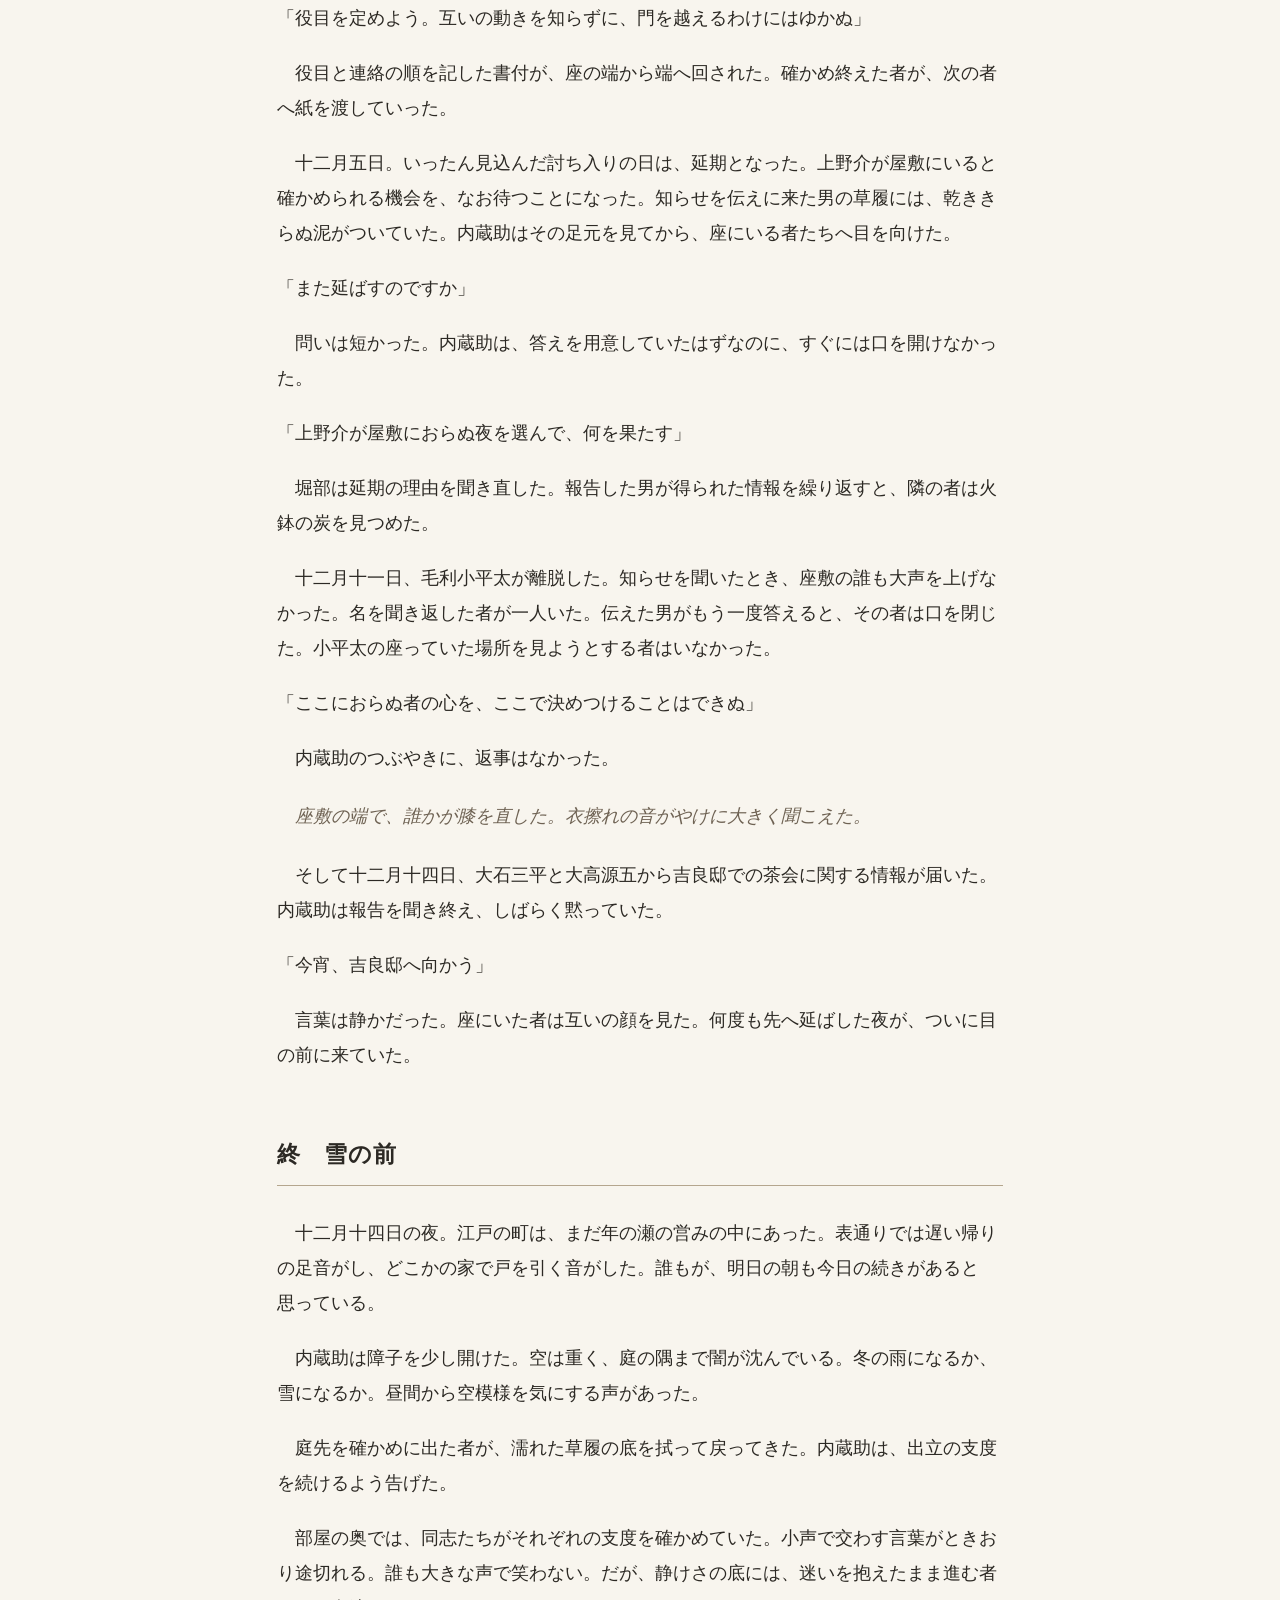
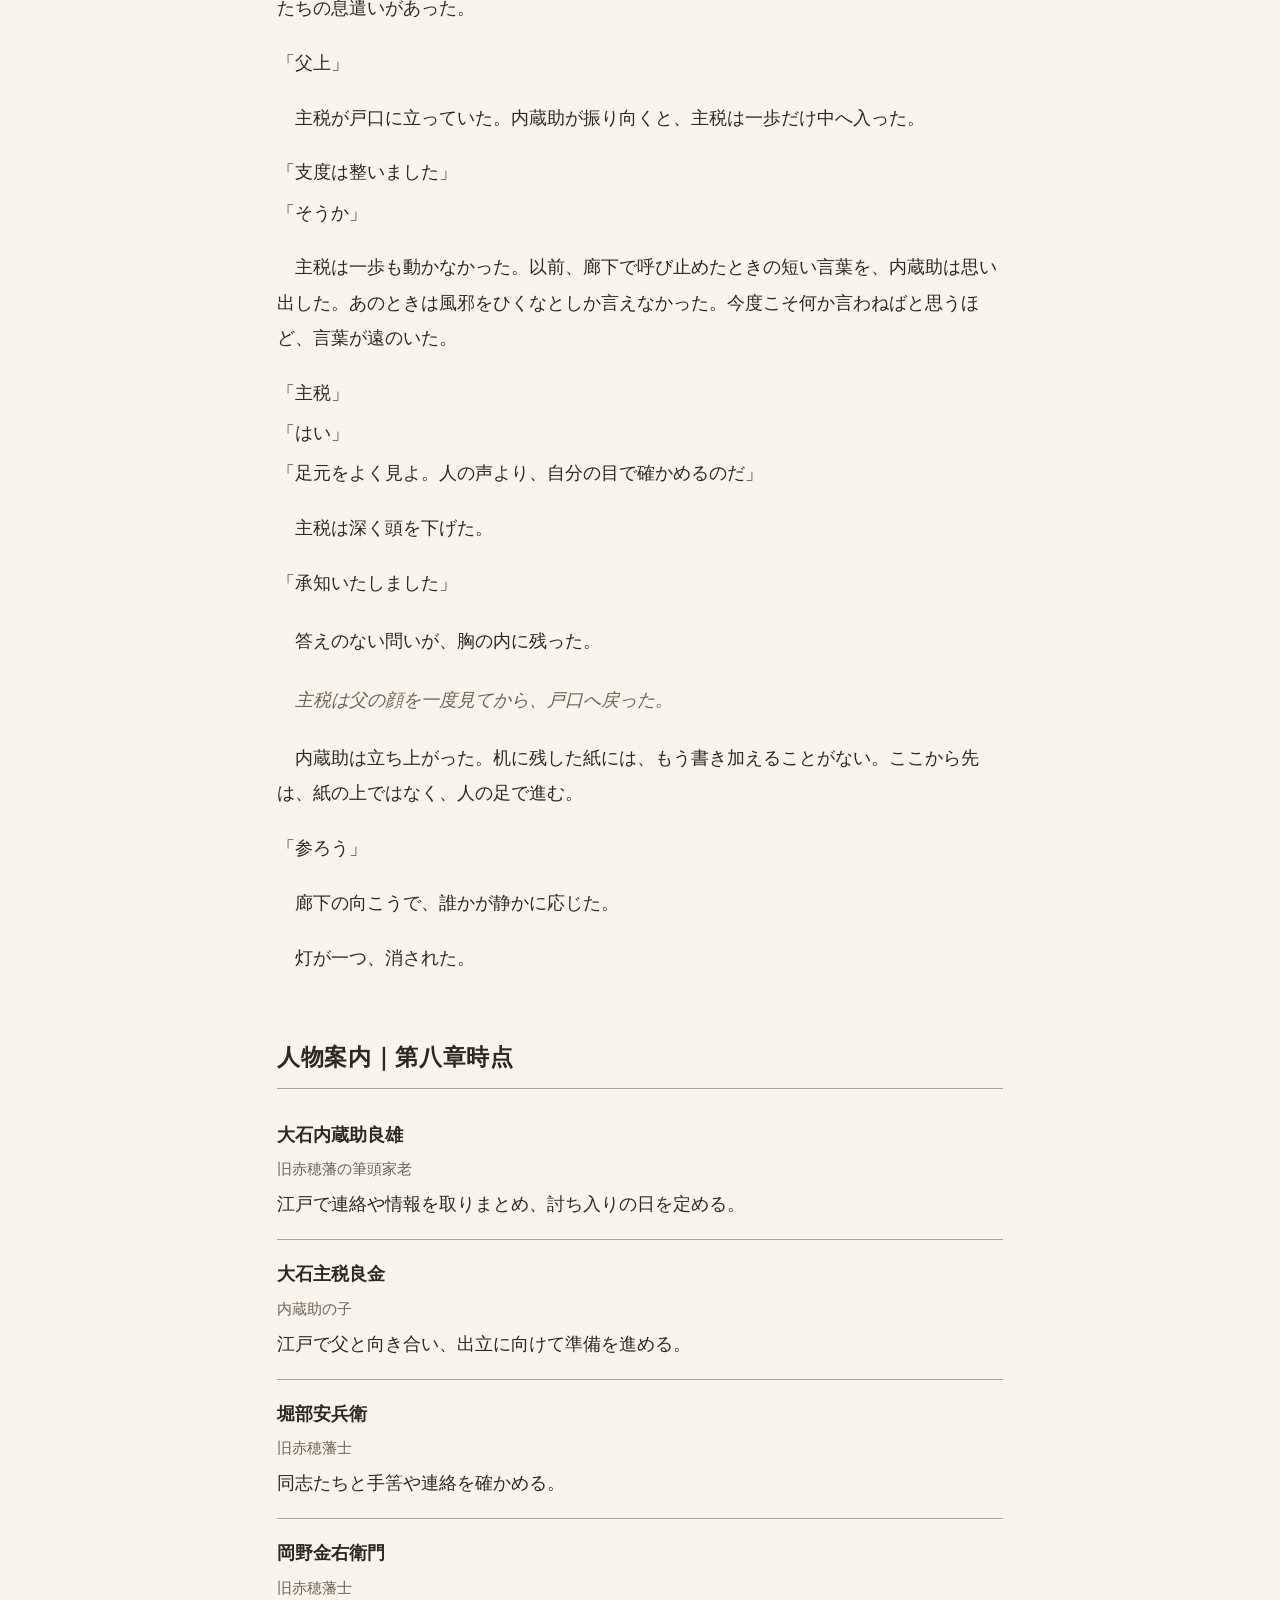
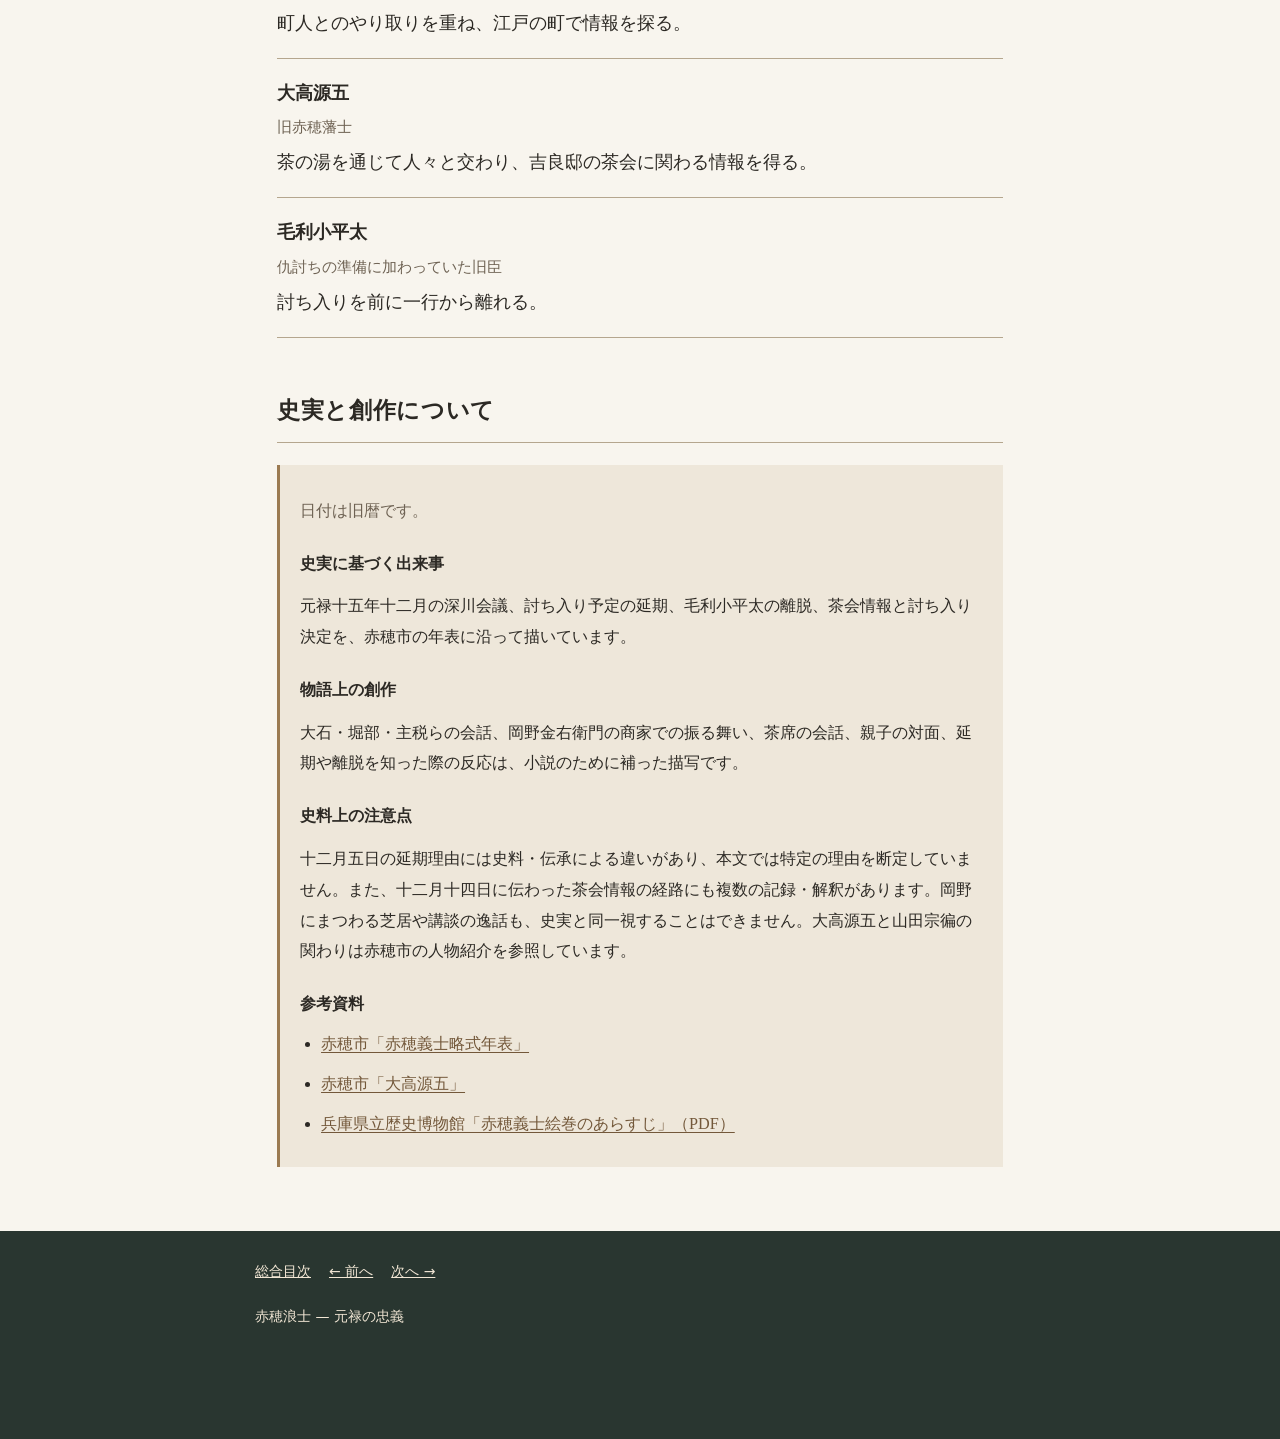
<file: ako-ronin/chapter08.html>
<!DOCTYPE html>

<html lang="ja">
<head><meta charset="utf-8"/><meta content="width=device-width,initial-scale=1" name="viewport"/><title>第八章 江戸の夜を測る｜赤穂浪士 元禄の忠義</title><style>body{margin:0;background:#f7f2e8;color:#29251e;font-family:'Yu Mincho','Hiragino Mincho ProN',serif;line-height:2.15}main{max-width:750px;margin:auto;padding:45px 22px 100px}h1{font-size:2rem;letter-spacing:.13em}h2{font-size:1.3rem;margin-top:3em;border-bottom:1px solid #b7a991;padding-bottom:.5em}p{text-indent:1em;margin:1.3em 0}.dialogue{text-indent:0;margin-left:1em}.note{background:#eee6d8;padding:20px;font-size:.92rem}header,footer{background:#28342f;color:#f7f2e8;padding:15px 25px}a{color:#79552c}.sub{color:#806d53}button{padding:8px 13px;border:1px solid #aaa;background:transparent;color:inherit;border-radius:6px}body.night{background:#171b1b;color:#ddd5c7}body.night .note{background:#30332f}body.night a{color:#e4bb7e}</style><style>*{box-sizing:border-box}html{scroll-behavior:smooth}body{margin:0;background:#f8f5ee;color:#2c2924;font-family:"Hiragino Mincho ProN","Yu Mincho",serif;font-size:18px;line-height:2.25}header,footer{background:#293630;color:#fff;padding:12px 22px}header a,footer a{color:#f2e7d5}main{max-width:770px;margin:auto;padding:34px 23px 90px}h1{font-size:clamp(1.8rem,5vw,2.5rem);letter-spacing:.13em}h2{font-size:1.27em;margin:3em 0 1.5em;border-bottom:1px solid #c9bba6;padding-bottom:.5em}p{margin:1.1em 0;text-indent:1em}p.dialogue{text-indent:0;margin:1.5em 0}p.inner{font-style:italic;color:#625141;margin:1.6em 1em;text-indent:0}p.break{text-align:center;text-indent:0;color:#8b7962;margin:2em 0}nav{display:flex;gap:15px;flex-wrap:wrap}a{color:#73583a}.kicker{color:#826d51;letter-spacing:.14em;font-size:.85em}.note{padding:15px 18px;background:#eee7da;border-left:3px solid #9b7a51;font-size:.85em;line-height:1.8;margin:24px 0}.note p{text-indent:0;margin:.4em 0}ruby rt{font-size:.52em}body.hide-ruby rt{display:none}.reader-tools{position:fixed;z-index:40;top:12px;right:12px;background:#f2eadc;color:#2c2924;border-radius:12px;padding:10px;display:flex;gap:9px;align-items:center;box-shadow:0 5px 22px #0003;font:14px system-ui,sans-serif}.reader-tools button{border:1px solid #9b907d;border-radius:20px;background:white;padding:8px 12px;cursor:pointer;color:#29251f}button:focus-visible{outline:3px solid #8d7452}@media(max-width:700px){.reader-tools{top:auto;bottom:16px;left:12px;right:12px;justify-content:center;transform:translateY(calc(100% + 35px));opacity:0;pointer-events:none;transition:transform .22s,opacity .22s}body.menu-open .reader-tools{transform:translateY(0);opacity:1;pointer-events:auto}}
/* 組版は一元管理。行末の自動均等化やpretty折返しは使用しない */
main section p{display:block;max-width:none;width:auto;line-height:1.9;margin:.9em 0;text-align:start;text-wrap:wrap;letter-spacing:normal;word-spacing:normal;white-space:normal;word-break:normal;overflow-wrap:normal;line-break:strict;text-indent:1em}
main section p.dialogue{margin:.35em 0 .55em;text-indent:0}
main section p.dialogue+p.dialogue{margin-top:.15em}
main section p.inner{margin:1em 0 1.1em 1em;text-indent:0;font-style:italic}
main section p.break{text-align:center;text-indent:0;margin:2em 0}
main section ruby{white-space:normal}
@media(max-width:700px){main{padding-left:20px;padding-right:20px}}

main p.dialogue {text-indent:0 !important; margin-top:.28em !important; margin-bottom:.28em !important;}
main p.dialogue + p.dialogue {margin-top:.12em !important;}

main p.dialogue{text-indent:0!important;margin-top:.28em!important;margin-bottom:.28em!important;}

/* Unified, compact reader controls */
:root{--reader-font-size:18px}
html{scroll-behavior:smooth;scroll-padding-top:75px}
main{font-size:var(--reader-font-size);overflow-wrap:break-word;min-width:0}
main p,main li,main .person,main .panel{overflow-wrap:break-word}
.reader-launch{position:fixed;right:max(12px,calc((100vw - 780px)/2));top:12px;z-index:30}
.reader-launch button,.reader-panel button{font-family:system-ui,sans-serif;border:1px solid var(--line);border-radius:10px;background:var(--soft);color:var(--ink);padding:9px 12px;cursor:pointer;touch-action:manipulation}
.reader-launch button{box-shadow:0 3px 16px #0002;font-size:13px;min-height:42px}
.reader-panel[hidden]{display:none!important}
.reader-panel{position:fixed;right:max(12px,calc((100vw - 780px)/2));top:62px;z-index:31;width:min(355px,calc(100vw - 24px));max-height:calc(100dvh - 78px);overflow:auto;background:var(--paper);color:var(--ink);border:1px solid var(--line);border-radius:15px;box-shadow:0 12px 45px #0004;padding:16px;font-family:system-ui,sans-serif;font-size:14px}
.reader-panel-head,.reader-option{display:flex;align-items:center;justify-content:space-between;gap:12px}
.reader-panel-head{padding-bottom:12px;border-bottom:1px solid var(--line)}
.reader-panel-head button{padding:5px 11px}
.reader-option{padding:14px 0;border-bottom:1px solid var(--line)}
.size-buttons{display:flex;align-items:center;gap:8px}
.size-buttons button{font-size:21px;font-weight:600;width:43px;height:43px;padding:0}
.size-buttons output{min-width:43px;text-align:center;font-variant-numeric:tabular-nums}
.reader-panel button:disabled{opacity:.4;cursor:default}
.reader-links{display:flex;justify-content:space-between;gap:10px;padding:14px 0;border-bottom:1px solid var(--line)}
.reader-links a{color:var(--accent);text-decoration:underline}
.reader-hint{font-size:12px;line-height:1.7;color:var(--muted);margin:10px 0 0;text-indent:0}
#reading-progress{position:fixed;top:0;left:0;right:0;height:3px;z-index:35;pointer-events:none}
#reading-progress-fill{height:100%;width:0;background:#aa6d4b;transition:width .1s linear}
@media(max-width:600px){header{padding-right:145px}main{padding:38px 18px 75px}.people{grid-template-columns:1fr}}

/* Chapter theme and text flow */
:root{--paper:#f8f5ee;--ink:#2c2924;--muted:#6e6253;--line:#d8ccbb;--accent:#73583a;--soft:#eee7da}
body{background:var(--paper)!important;color:var(--ink)!important}
main{font-size:var(--reader-font-size)!important;overflow-wrap:break-word;max-width:770px}
main section p{overflow-wrap:break-word;word-break:normal;white-space:normal;text-align:left;text-wrap:wrap}
html[data-theme="night"]{--paper:#1e2324;--ink:#e9e0d3;--muted:#b7aaa0;--line:#555c5c;--accent:#d8bb8d;--soft:#343838;color-scheme:dark}
html[data-theme="night"] .note{background:#343838;color:var(--ink)}
html[data-theme="night"] main .inner{color:#c4af91}
html[data-theme="night"] h2{border-color:#62605b}
html[data-theme="night"] main a{color:var(--accent)}
html[data-theme="night"] header a,html[data-theme="night"] footer a{color:#f2e7d5}
@media(max-width:600px){header{padding-right:150px!important}}

.interlude-intro{font-size:1.06em;line-height:2.0}.map-frame,.diagram{border:1px solid var(--line);border-radius:14px;background:var(--soft);padding:16px;margin:20px 0}.map-frame svg{display:block;width:100%;height:auto}.map-caption,.smallnote{font-size:.78em;color:var(--muted);line-height:1.8;text-indent:0}.people-grid{display:grid;grid-template-columns:repeat(2,minmax(0,1fr));gap:12px}.person-card{background:var(--soft);border:1px solid var(--line);padding:13px;border-radius:10px;line-height:1.7}.person-card strong{display:block}.person-card span{display:block;font-size:.82em;color:var(--muted)}.relation{display:grid;grid-template-columns:1fr 1fr;gap:12px;align-items:center}.relation .wide{grid-column:1/-1;text-align:center}.relation .person-card{text-align:center}.relation-arrow{text-align:center;font-size:.8em;color:var(--muted);padding:4px}.timeline{border-left:2px solid var(--accent);margin-left:12px;padding-left:22px}.timeline article{position:relative;margin:0 0 24px}.timeline article:before{content:"";position:absolute;left:-29px;top:10px;width:11px;height:11px;border-radius:50%;background:var(--accent)}.timeline time{font-weight:bold;color:var(--accent)}.timeline p{margin:.3em 0;text-indent:0}.tag{font-size:.8em;color:var(--muted)}.reader-links{flex-wrap:wrap}main .map-frame p,main .diagram p,main .person-card p{ text-indent:0 }@media(max-width:600px){.people-grid{grid-template-columns:1fr}.map-frame,.diagram{padding:10px}.relation{gap:7px}.person-card{padding:9px}}

/* 第一本幕間：図版の横幅と縮尺を保つ */
.relationship-figure,.accurate-map{width:100%;max-width:100%;overflow:hidden;margin:22px 0;border-radius:12px;}
.relationship-figure svg,.accurate-map svg{display:block;width:100%;height:auto;aspect-ratio:auto;}
.relationship-figure{border:1px solid var(--line,#d5c8b4);background:#f8f5ef;}
body.night .relationship-figure,body.dark .relationship-figure{background:#f8f5ef;}
.accurate-map{border:1px solid #c5cfc9;}
@media(max-width:600px){.relationship-figure{overflow-x:auto}.relationship-figure svg{min-width:570px}.accurate-map svg{min-width:0}}

/* 序章と共通の広域地図 */
.shared-story-map{background:#f1ece2;padding:12px;overflow:hidden}
.shared-story-map svg{display:block;width:100%;height:auto;max-width:100%}
.shared-story-map .map-label text{font-size:15px;fill:#473d30;paint-order:stroke;stroke:#f3ebd8;stroke-width:4px;stroke-linejoin:round}
.shared-story-map .map-label .important{font-size:22px;font-weight:bold}
.shared-story-map .map-point circle{fill:#6e6556;stroke:#fff7e6;stroke-width:2}
.shared-story-map .map-point .major{fill:#a14e3d}
</style><style>/* 第2章の心の声を継承 */
main p.inner{font-family:"Hiragino Mincho ProN","Yu Mincho",serif;font-style:italic;color:#625141;margin:1.6em 1em;text-indent:0;line-height:2.25}
html[data-theme="night"] main p.inner{color:#c4af91}
main p.dialogue{text-indent:0;margin:.35em 0 .55em}
</style><style id="unified-navigation-style">.ako-unified-nav{position:sticky;top:0;z-index:9999;background:#292722;color:#fff;padding:9px 14px;display:flex;align-items:center;gap:12px;flex-wrap:wrap;font-family:system-ui,sans-serif;font-size:13px;box-shadow:0 2px 7px #0003}.ako-unified-nav a{color:#fff;text-decoration:none;border-bottom:1px solid #ffffff70}.ako-unified-nav select{min-width:150px;max-width:230px;background:#faf7f0;color:#222;border:1px solid #aaa;border-radius:6px;padding:6px;font-size:13px}.ako-unified-nav .ako-label{font-weight:700}.ako-unified-nav .ako-next{margin-left:auto}.ako-unified-nav a[aria-disabled="true"]{opacity:.35;pointer-events:none}@media(max-width:540px){.ako-unified-nav{gap:7px;padding:8px}.ako-unified-nav .ako-label{width:100%;font-size:12px}.ako-unified-nav select{flex:1;min-width:110px}.ako-unified-nav .ako-next{margin-left:0}}</style><style>
/* Step 3: keep section shortcuts without duplicating chapter navigation. */
.ako-unified-nav .ako-section-links{display:inline-flex;flex-wrap:wrap;gap:.5rem;align-items:center}
.ako-unified-nav .ako-section-links a{font-size:.83em;opacity:.85}
</style><link rel="stylesheet" href="reader.css?v=7"/></head>
<body><header class="book-header book-header-compact"><a class="book-title" href="index.html">赤穂浪士 — 元禄の忠義</a><nav class="book-nav" aria-label="章の移動"><a href="index.html">総合目次</a><a href="chapter07.html">← 前へ</a><a href="chapter09.html">次へ →</a></nav></header><div aria-hidden="true" id="reading-progress"><div id="reading-progress-fill"></div></div><div class="reader-launch"><button aria-controls="reader-panel" aria-expanded="false" aria-label="読書メニューを開く" id="reader-open" type="button">☰ <span>読書メニュー</span></button></div><dialog class="reader-panel" aria-labelledby="reader-heading" id="reader-panel"><div class="reader-panel-head"><strong id="reader-heading">読書メニュー</strong><button aria-label="閉じる" id="reader-close" type="button">✕</button></div><div class="reader-option reader-chapter"><label for="reader-chapter-select">章を選ぶ</label><select id="reader-chapter-select" aria-label="章を選ぶ" onchange="location.href=this.value"><option value="index.html">総合目次</option><option value="chapter01.html">第一章｜元禄の春</option><option value="chapter02.html">第二章｜松の廊下</option><option value="chapter03.html">第三章｜赤穂城明け渡し</option><option value="interlude01.html">幕間一｜城を失った人々</option><option value="chapter04.html">第四章｜山科の静寂</option><option value="chapter05.html">第五章｜散りゆく同志</option><option value="chapter06.html">第六章｜円山の決断</option><option value="interlude02.html">幕間二｜城を離れて、道を選ぶ</option><option value="chapter07.html">第七章｜誓いの行方</option><option value="chapter08.html" selected>第八章｜江戸の夜を測る</option><option value="chapter09.html">第九章｜雪の門</option><option value="chapter10.html">第十章｜残された春</option></select></div><div class="reader-option"><span>画面表示</span><button id="night-toggle" type="button">夜表示</button></div><div class="reader-option"><span>文字サイズ</span><div class="size-buttons"><button aria-label="文字を小さくする" id="font-minus" type="button">−</button><output aria-live="polite" id="font-current">18px</output><button aria-label="文字を大きくする" id="font-plus" type="button">＋</button></div></div><div class="reader-option"><span>ルビ（ふりがな）</span><button id="ruby-toggle" type="button" aria-pressed="true">ルビ：オン</button></div><div class="reader-option"><span>このページの読書進捗</span><output id="reading-percent" aria-live="off">0%</output></div><div class="reader-links"><a href="#people">人物案内</a><a href="chapter07.html">← 第七章</a><a href="index.html">総合目次</a><a href="chapter09.html">第九章 →</a></div><div class="reader-option"><span>前回の位置</span><button id="resume-reading" type="button">続きから</button></div><p class="reader-hint">表示設定は全ページで共通です。読書位置はページごとにこの端末へ保存します。</p></dialog><main><div class="chapter-label">第八章</div><h1>江戸の夜を測る</h1><p class="sub">元禄十五年、霜月から師走へ。決意は、夜ごとに形を変えていった。</p><h2>序　数えきれぬ灯</h2><p>江戸石町の借家で、大石内蔵助は灯を落とさずにいた。戸の向こうでは、夜回りの拍子木が乾いた音を立てている。赤穂にいたころ、その音を聞いて眠りについた夜もあった。今は音が近づくたび、書付を伏せる。</p><p>机には同志の名、宿所、連絡の順を記した紙があった。紙の上では、誰も疲れず、誰も道に迷わない。けれど江戸の町に出れば、一つの用向きを果たすにも人目を避け、言葉を選ばねばならなかった。</p><p class="dialogue">「また、お休みにならぬのですか」</p><p>戸口から声がした。内蔵助は顔を上げ、紙の端に手を置いた。</p><p class="dialogue">「眠れば、明日になる」</p><p class="dialogue">「眠らずとも、明日は参ります」</p><p>内蔵助は苦く笑った。その通りだった。待つために費やした一年余りを思えば、あと幾夜かを惜しむのは滑稽にも思える。</p><p class="inner">待った者にだけ、急ぐ資格があるわけではない。</p><p>それでも筆を置けなかった。自分が書き誤れば、誰かの帰らぬ理由が一つ増える気がした。</p><h2>一　吉良邸の輪郭</h2><p>吉良上野介の屋敷について、集まった情報は一枚の紙に収まりきらなかった。門の位置を記した者、塀の高さを見た者、周囲の道を歩いて確かめた者。話は似ていて、少しずつ違う。</p><p class="dialogue">「こちらの門は、夜も人の出入りがあるという」</p><p class="dialogue">「誰が見た」</p><p class="dialogue">「通りがかった者から聞いた」</p><p class="dialogue">「聞いた話と、見た話を分けておこう」</p><p>内蔵助がそう言うと、座の端で筆を持っていた男が紙を引き寄せた。堀部安兵衛は何か言いかけ、口を閉じた。</p><p>書付を並べると、同じ門について二つの報告が食い違っていた。夜にも人が通るという者がいる一方、日暮れには閉じられると記した者もいる。内蔵助は筆を取り、双方の話を確かめる役を決めた。</p><p class="dialogue">「上野介が屋敷におらねば、すべてが空振りになる」</p><p>堀部の言葉に誰も異を唱えなかった。内蔵助は異なる報告の間に線を引き、確認の済まぬ箇所を残した。</p><p class="inner">急ぎたい。だが急いで外すことだけは、許されぬ。</p><p>安兵衛は膝の上で拳をほどいた。もう一度問いただしかけて、紙の端を指で押さえる。急かせば得られる答えもある。だが、急かしたために生まれる嘘もある。</p><h2>二　茶の湯の席</h2><p>大高源五は、茶の湯の席で人の話を聞くとき、茶碗の縁を見つめすぎぬようにしていた。茶碗が置かれるまでの短い沈黙にも、座の作法があった。</p><p class="dialogue">「近ごろは、どちらのお屋敷でも年の瀬の支度でございましょうな」</p><p>源五はありふれた話をした。相手は笑い、客の出入りや茶会の噂を語った。</p><p>その場で何を知ったか、源五は顔に出さなかった。茶をいただき、礼を述べ、門を出てから初めて息を吐いた。</p><p>江戸の往来はいつもと変わらない。荷を運ぶ者、歳暮の品を抱える者、冬支度を急ぐ者。その中に、命を懸ける日を探している自分が混じっている。</p><p class="inner">源五は門を出てから、聞き取った屋敷の名を忘れぬよう、心の中で繰り返した。</p><p>源五は茶の湯の席で聞いた言葉を、話した者の表情ごと思い返した。耳に残る話のうち、確かめられるものはまだ少なかった。</p><p>その夜、源五の報告を聞いた内蔵助は、すぐには日を定めなかった。源五も催促しなかった。彼自身、まだ確かめるべきことがあると思っていた。</p><h2>三　町に紛れる</h2><p>岡野金右衛門は、商いの話をする顔を覚えようとしていた。相手が何に笑い、どの言葉で警戒するか。武家の屋敷で身につけた礼儀だけでは、江戸の町を渡れない。</p><p class="dialogue">「ご新規のお方で」</p><p class="dialogue">「ええ、まだ勝手がわからず」</p><p>答えながら、金右衛門は目の前の店先に並ぶ品を見た。買う気のない者の目にならぬよう、値を尋ね、迷うふりをした。</p><p>人を欺くのは気持ちのよいものではない。だが名を明かせば、守りたい仲間を危険にさらす。どちらを選んでも、何かを損なう。</p><p class="inner">名を隠している間だけ、わしは誰でもない。</p><p>夕暮れ、店を離れると、町の灯が一つずつともった。人々には明日も同じ朝が来るように見える。金右衛門はその平穏をうらやましく思い、すぐにその思いを恥じた。</p><p>借家に戻ると、仲間が待っていた。報告を終えた金右衛門に、誰も武勇を尋ねなかった。ただ、無事に戻ったことだけを確かめるようにうなずいた。</p><h2>四　父と子の距離</h2><p>主税が父と顔を合わせたのは、江戸の空気にようやく慣れたころだった。父は痩せたようにも見え、変わらぬようにも見えた。主税はどちらとも言えず、ただ深く頭を下げた。</p><p class="dialogue">「道には慣れたか」</p><p class="dialogue">「はい。迷うことは少なくなりました」</p><p class="dialogue">「それはよい」</p><p>父は短く答えた。主税は袖の中の包みの角に触れた。母から預かったまま、まだ開いていない。ここで取り出せば、父は何と言うだろう。包みの形を指先でなぞり、手を引いた。</p><p class="dialogue">「お役に立てることがあれば、何なりと」</p><p class="dialogue">「まず、よく見て、よく聞くことだ」</p><p>それだけだった。主税は答えた。</p><p class="dialogue">「はい」</p><p>思ったより声が硬かった。父が書付へ視線を戻すのを待ち、畳の目を一筋ずつ追った。</p><p class="inner">主税は、父に預けられる役目があるのか、もう一度尋ねかけた。</p><p>主税が顔を上げると、内蔵助は書付を畳んでいた。その指が一瞬だけ止まった。何か言うのかと思ったが、父は何も言わなかった。</p><p>主税は退出した。障子の桟が静かに重なる。内蔵助は畳んだ書付を脇へ置き、息子が座っていた畳を見た。</p><p class="inner">内蔵助は、主税が座っていた場所から目を上げた。</p><p>内蔵助は障子に手をかけた。呼び止めれば、父として言いたいことはいくらでもあった。だが名を呼ぶだけで、主税が引き返してしまいそうでもあった。</p><p class="dialogue">「主税」</p><p>廊下の足音が止まった。</p><p class="dialogue">「……風邪をひくな」</p><p class="dialogue">「父上も」</p><p>足音が遠ざかったあと、内蔵助は閉じた障子を見つめた。</p><h2>五　揃わぬ心</h2><p>座敷に集まった同志たちは、誰からともなく火鉢の周りに膝を寄せた。寒さは同じでも、家へ戻ったときに待つ者は一人ずつ違っていた。</p><p class="dialogue">「家の者には、まだ何も話しておりませぬ」</p><p>一人が言った。座敷の空気がわずかに動いた。</p><p class="dialogue">「話さぬほうがよいこともあろう」</p><p>別の男が答えた。</p><p class="dialogue">「それでも、嘘を重ねるのは堪えます」</p><p>内蔵助は返事を急がなかった。男の指が、膝の上で何度も重なっては離れる。家族の名を聞こうとして、内蔵助は口をつぐんだ。</p><p class="dialogue">「それぞれの家のことを、わしが決めるわけにはゆかぬ」</p><p>やがて内蔵助は言った。</p><p class="dialogue">「ただし、同志の名と居所は守ってくれ。誰か一人の口から、全員の道が断たれてはならぬ」</p><p>男は深く頭を下げた。内蔵助はその背を見ながら、神文返しで去った者たちを思った。あのとき去った者には、今ここでこの苦しみを負わせずに済んだ。</p><p class="inner">内蔵助は、火鉢の向こうで黙る男たちを見渡した。</p><p>それでも皆は座を離れなかった。誰かが火鉢の炭を直した。赤くなった炭の上に、灰が音もなく落ちた。</p><h2>六　定める夜</h2><p>十二月二日、深川八幡前の茶屋に同志が集まった。表向きは寄り合いのように振る舞いながら、座敷では討ち入りの心得を一つずつ確かめていった。</p><p class="dialogue">「ここまで来て、なお確かめるのか」</p><p>堀部安兵衛の声は抑えられていた。だが、膝に置いた手の甲には筋が浮いていた。</p><p class="dialogue">「ここまで来たからこそ、だ」</p><p>内蔵助は答え、座の端まで目を配った。誰もが同じ覚悟を口にした。それでも、同じ言葉の重さは一人ずつ違う。</p><p class="dialogue">「役目を定めよう。互いの動きを知らずに、門を越えるわけにはゆかぬ」</p><p>役目と連絡の順を記した書付が、座の端から端へ回された。確かめ終えた者が、次の者へ紙を渡していった。</p><p>十二月五日。いったん見込んだ討ち入りの日は、延期となった。上野介が屋敷にいると確かめられる機会を、なお待つことになった。知らせを伝えに来た男の草履には、乾ききらぬ泥がついていた。内蔵助はその足元を見てから、座にいる者たちへ目を向けた。</p><p class="dialogue">「また延ばすのですか」</p><p>問いは短かった。内蔵助は、答えを用意していたはずなのに、すぐには口を開けなかった。</p><p class="dialogue">「上野介が屋敷におらぬ夜を選んで、何を果たす」</p><p>堀部は延期の理由を聞き直した。報告した男が得られた情報を繰り返すと、隣の者は火鉢の炭を見つめた。</p><p>十二月十一日、毛利小平太が離脱した。知らせを聞いたとき、座敷の誰も大声を上げなかった。名を聞き返した者が一人いた。伝えた男がもう一度答えると、その者は口を閉じた。小平太の座っていた場所を見ようとする者はいなかった。</p><p class="dialogue">「ここにおらぬ者の心を、ここで決めつけることはできぬ」</p><p>内蔵助のつぶやきに、返事はなかった。</p><p class="inner">座敷の端で、誰かが膝を直した。衣擦れの音がやけに大きく聞こえた。</p><p>そして十二月十四日、大石三平と大高源五から吉良邸での茶会に関する情報が届いた。内蔵助は報告を聞き終え、しばらく黙っていた。</p><p class="dialogue">「今宵、吉良邸へ向かう」</p><p>言葉は静かだった。座にいた者は互いの顔を見た。何度も先へ延ばした夜が、ついに目の前に来ていた。</p><h2>終　雪の前</h2><p>十二月十四日の夜。江戸の町は、まだ年の瀬の営みの中にあった。表通りでは遅い帰りの足音がし、どこかの家で戸を引く音がした。誰もが、明日の朝も今日の続きがあると思っている。</p><p>内蔵助は障子を少し開けた。空は重く、庭の隅まで闇が沈んでいる。冬の雨になるか、雪になるか。昼間から空模様を気にする声があった。</p><p>庭先を確かめに出た者が、濡れた草履の底を拭って戻ってきた。内蔵助は、出立の支度を続けるよう告げた。</p><p>部屋の奥では、同志たちがそれぞれの支度を確かめていた。小声で交わす言葉がときおり途切れる。誰も大きな声で笑わない。だが、静けさの底には、迷いを抱えたまま進む者たちの息遣いがあった。</p><p class="dialogue">「父上」</p><p>主税が戸口に立っていた。内蔵助が振り向くと、主税は一歩だけ中へ入った。</p><p class="dialogue">「支度は整いました」</p><p class="dialogue">「そうか」</p><p>主税は一歩も動かなかった。以前、廊下で呼び止めたときの短い言葉を、内蔵助は思い出した。あのときは風邪をひくなとしか言えなかった。今度こそ何か言わねばと思うほど、言葉が遠のいた。</p><p class="dialogue">「主税」</p><p class="dialogue">「はい」</p><p class="dialogue">「足元をよく見よ。人の声より、自分の目で確かめるのだ」</p><p>主税は深く頭を下げた。</p><p class="dialogue">「承知いたしました」</p><p class="inner"></p><p>答えのない問いが、胸の内に残った。</p><p class="inner">主税は父の顔を一度見てから、戸口へ戻った。</p><p>内蔵助は立ち上がった。机に残した紙には、もう書き加えることがない。ここから先は、紙の上ではなく、人の足で進む。</p><p class="dialogue">「参ろう」</p><p>廊下の向こうで、誰かが静かに応じた。</p><p>灯が一つ、消された。</p><section class="character-guide" id="people"><h2>人物案内｜第八章時点</h2><dl class="character-list"><div><dt>大石内蔵助良雄</dt><dd><span class="character-role">旧赤穂藩の筆頭家老</span><span class="character-summary">江戸で連絡や情報を取りまとめ、討ち入りの日を定める。</span></dd></div><div><dt>大石主税良金</dt><dd><span class="character-role">内蔵助の子</span><span class="character-summary">江戸で父と向き合い、出立に向けて準備を進める。</span></dd></div><div><dt>堀部安兵衛</dt><dd><span class="character-role">旧赤穂藩士</span><span class="character-summary">同志たちと手筈や連絡を確かめる。</span></dd></div><div><dt>岡野金右衛門</dt><dd><span class="character-role">旧赤穂藩士</span><span class="character-summary">町人とのやり取りを重ね、江戸の町で情報を探る。</span></dd></div><div><dt>大高源五</dt><dd><span class="character-role">旧赤穂藩士</span><span class="character-summary">茶の湯を通じて人々と交わり、吉良邸の茶会に関わる情報を得る。</span></dd></div><div><dt>毛利小平太</dt><dd><span class="character-role">仇討ちの準備に加わっていた旧臣</span><span class="character-summary">討ち入りを前に一行から離れる。</span></dd></div></dl></section><section class="historical-note" id="historical-note"><h2>史実と創作について</h2><div class="historical-note-body"><p class="note-dates">日付は旧暦です。</p><h3>史実に基づく出来事</h3><p>元禄十五年十二月の深川会議、討ち入り予定の延期、毛利小平太の離脱、茶会情報と討ち入り決定を、赤穂市の年表に沿って描いています。</p><h3>物語上の創作</h3><p>大石・堀部・主税らの会話、岡野金右衛門の商家での振る舞い、茶席の会話、親子の対面、延期や離脱を知った際の反応は、小説のために補った描写です。</p><h3>史料上の注意点</h3><p>十二月五日の延期理由には史料・伝承による違いがあり、本文では特定の理由を断定していません。また、十二月十四日に伝わった茶会情報の経路にも複数の記録・解釈があります。岡野にまつわる芝居や講談の逸話も、史実と同一視することはできません。大高源五と山田宗徧の関わりは赤穂市の人物紹介を参照しています。</p><h3>参考資料</h3><ul class="reference-list"><li><a href="https://www.city.ako.lg.jp/kensetsu/kankou/samurai/nenpyo2.html" target="_blank" rel="noopener noreferrer">赤穂市「赤穂義士略式年表」</a></li><li><a href="https://www.city.ako.lg.jp/kensetsu/kankou/gishi/gishi14.html" target="_blank" rel="noopener noreferrer">赤穂市「大高源五」</a></li><li><a href="https://rekihaku.pref.hyogo.lg.jp/wp-content/uploads/2022/09/849bcb2aa03f901d56f61b5da1f5128a.pdf" target="_blank" rel="noopener noreferrer">兵庫県立歴史博物館「赤穂義士絵巻のあらすじ」（PDF）</a></li></ul></div></section></main><footer class="book-footer"><nav aria-label="章の移動（末尾）"><a href="index.html">総合目次</a><a href="chapter07.html">← 前へ</a><a href="chapter09.html">次へ →</a></nav><p>赤穂浪士 — 元禄の忠義</p></footer><script src="reader.js?v=6"></script></body></html>
</file>
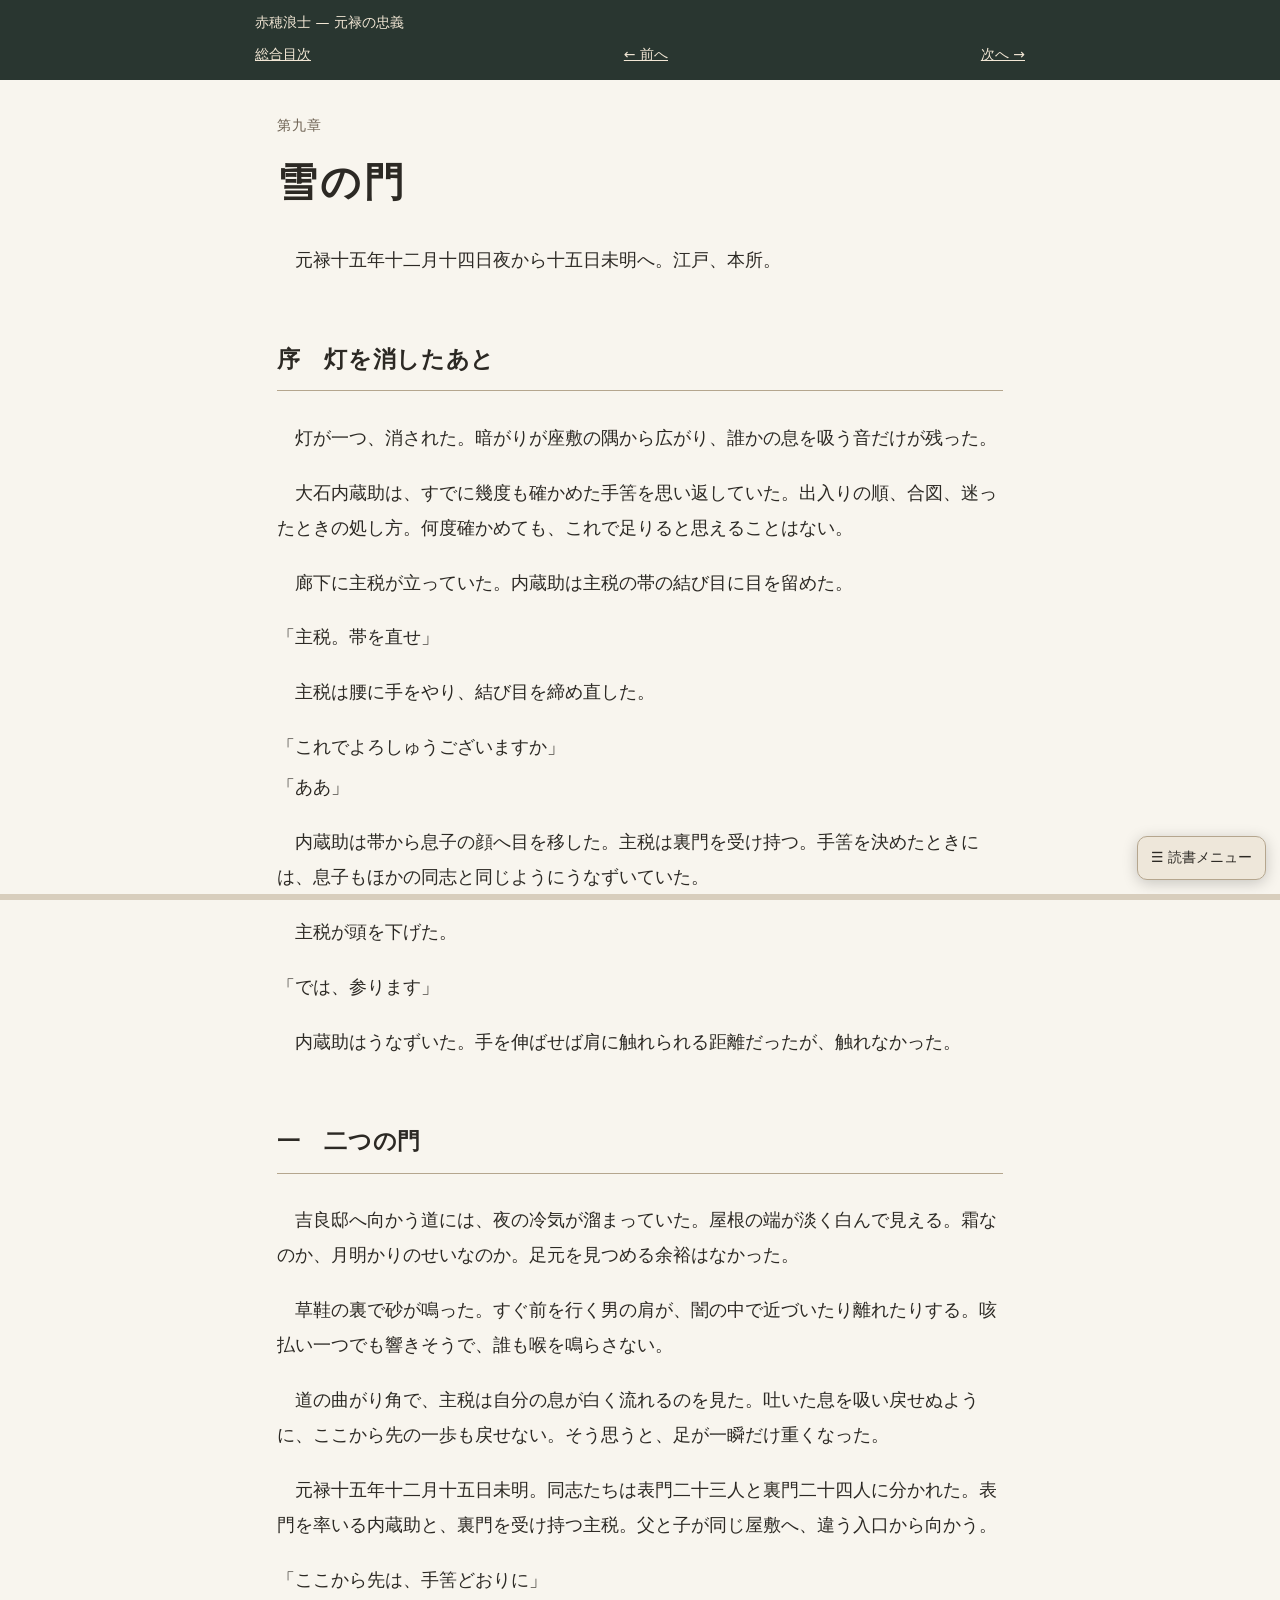
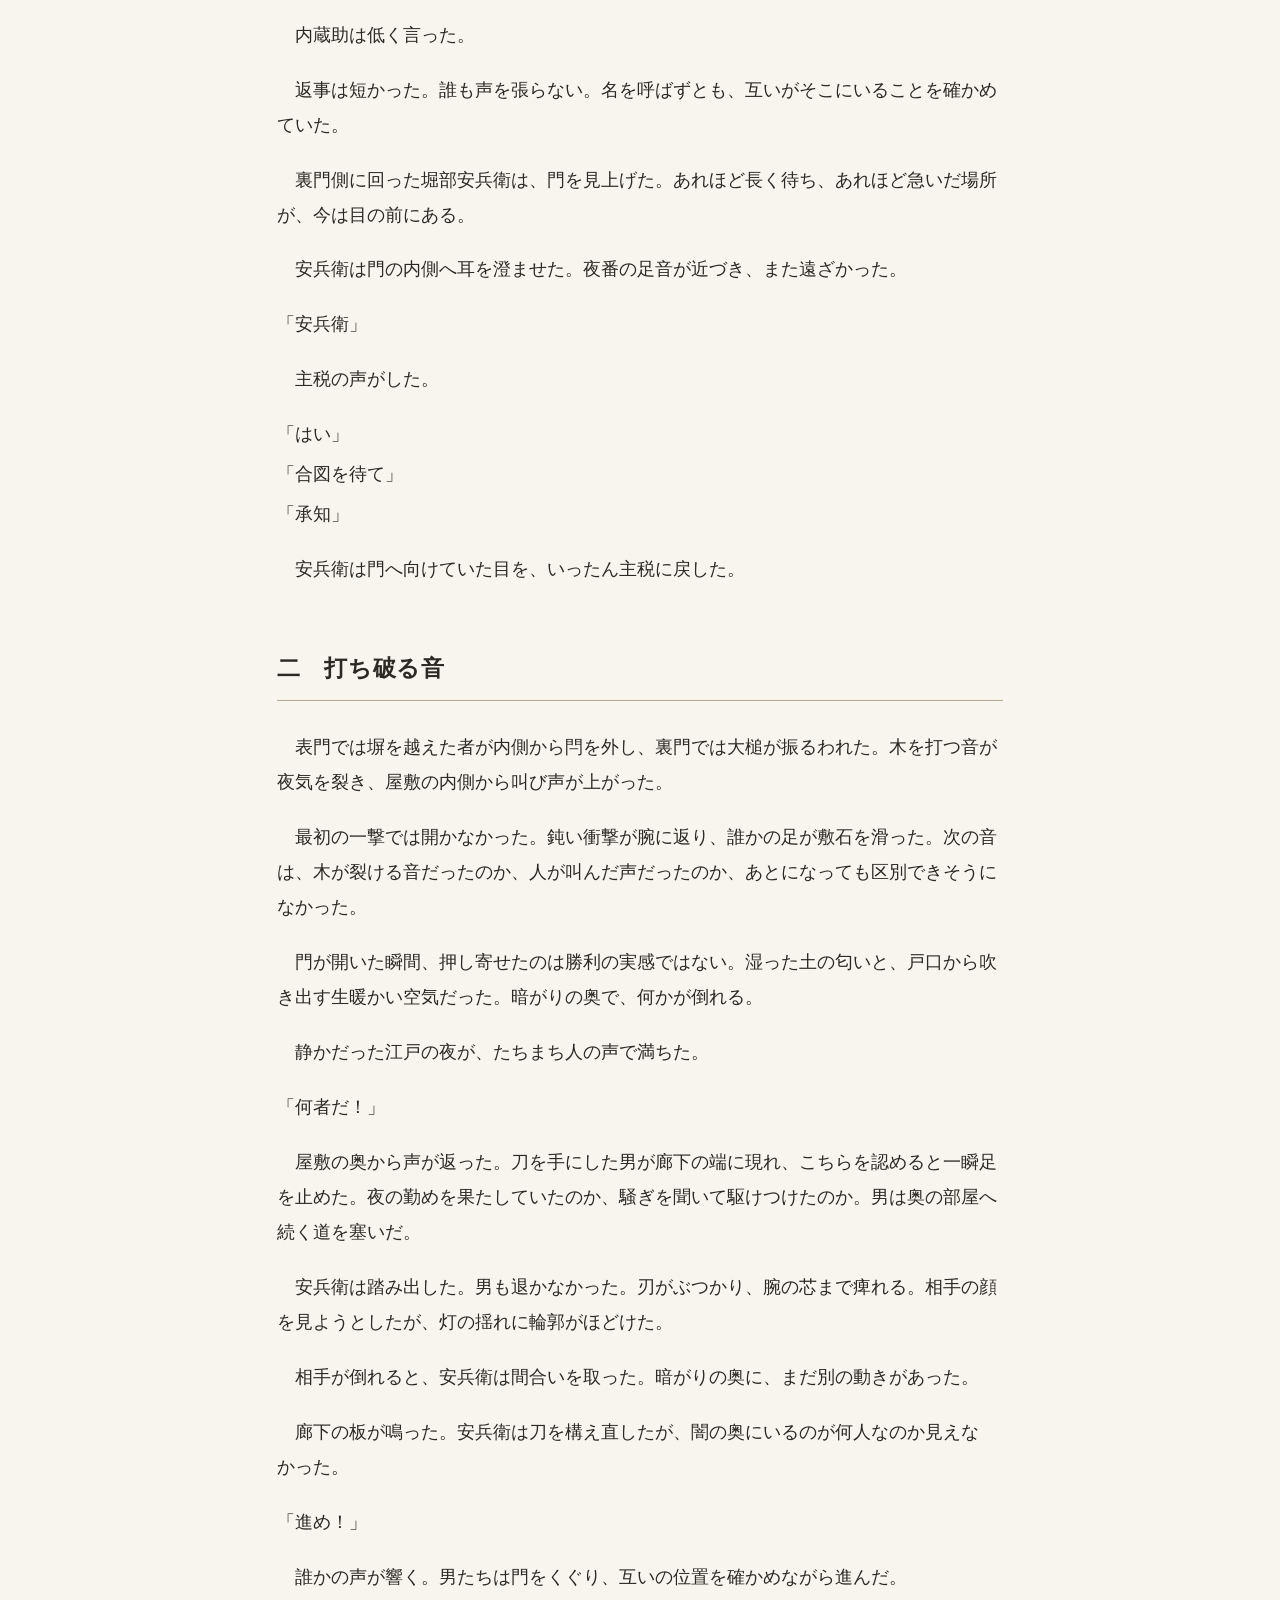
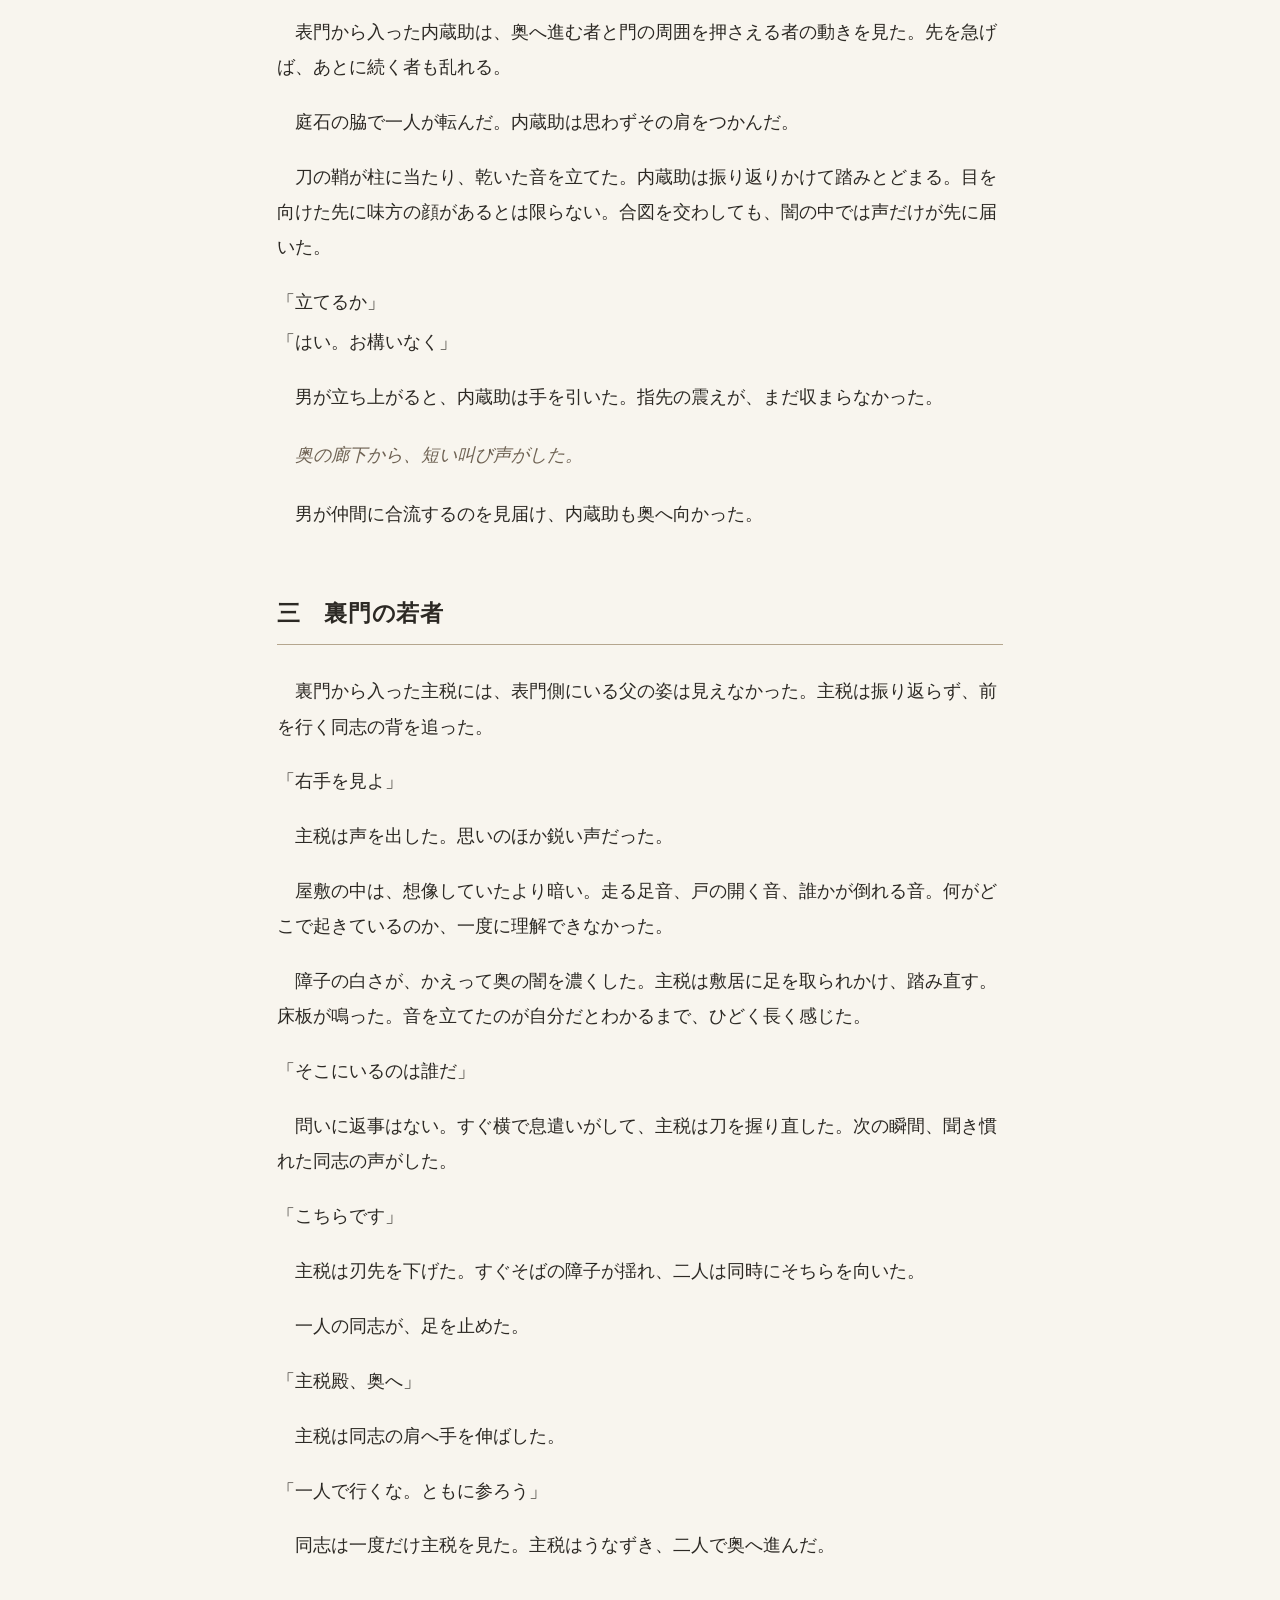
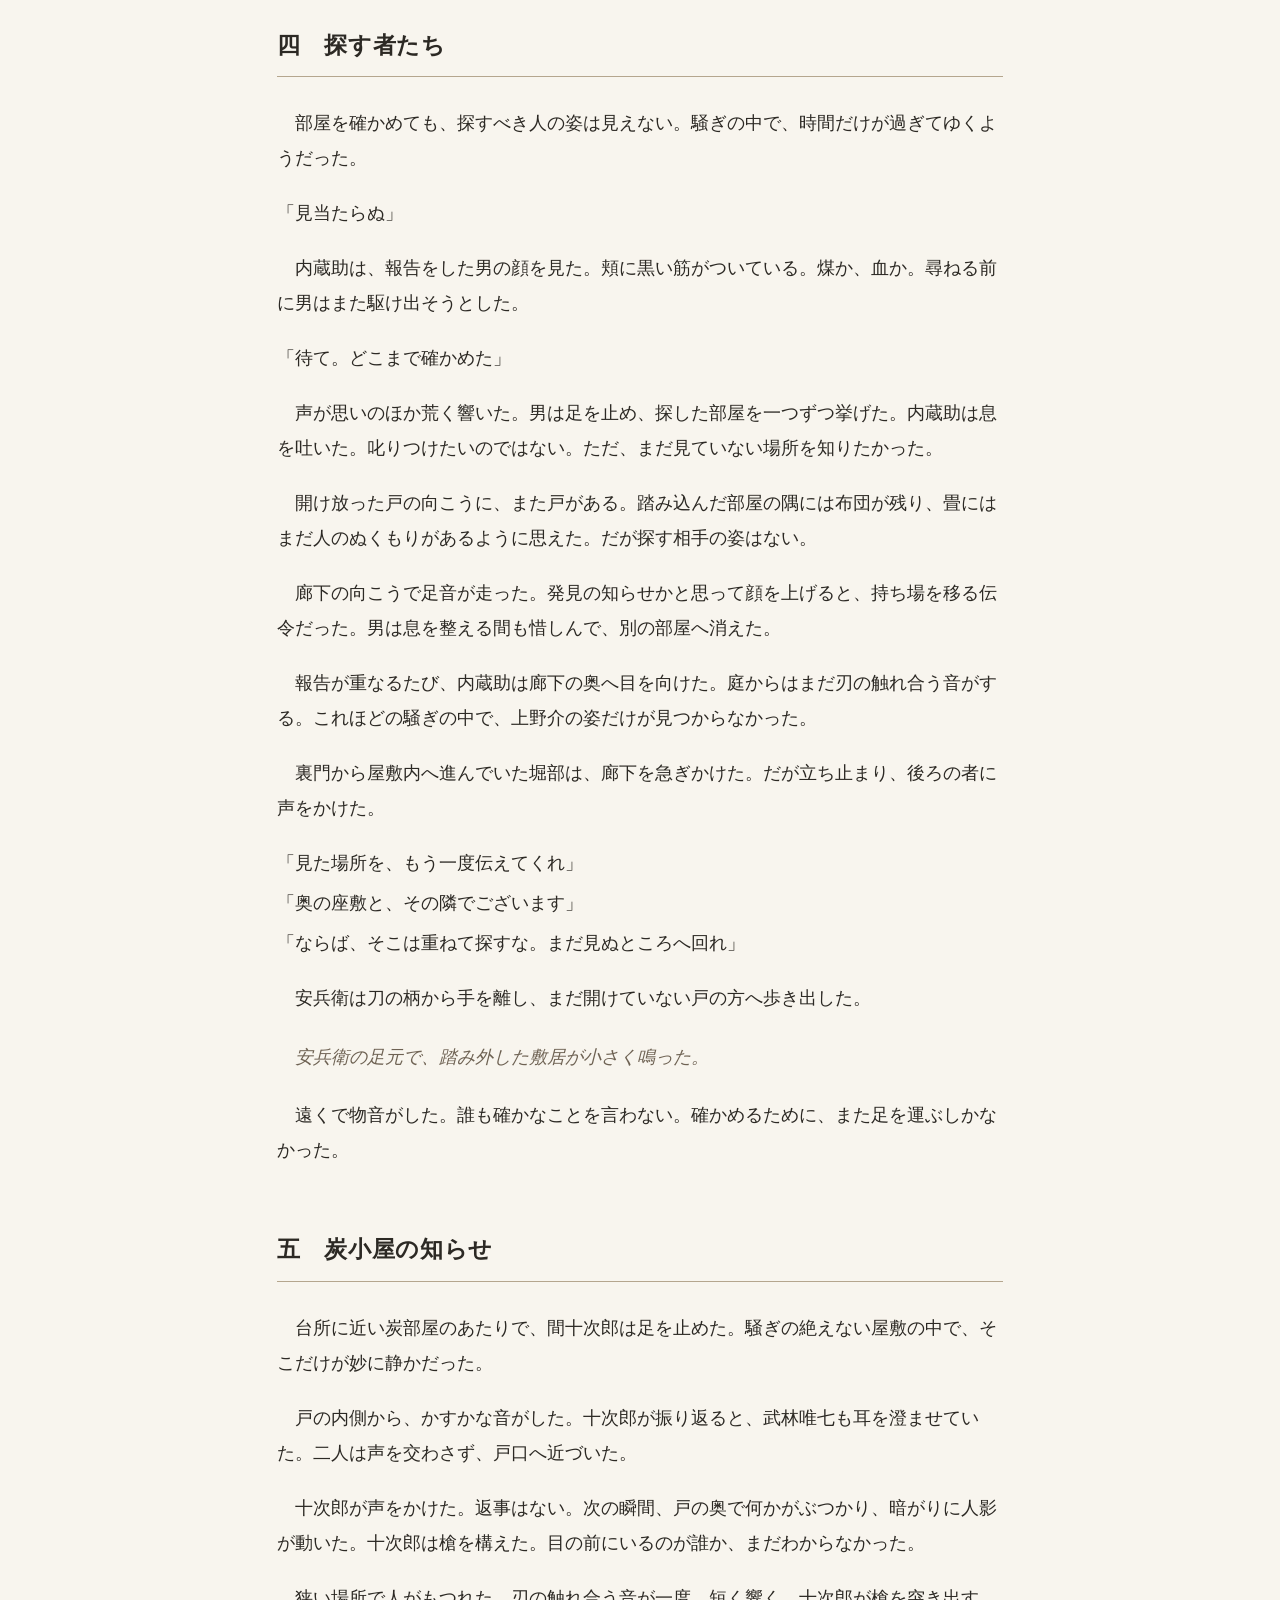
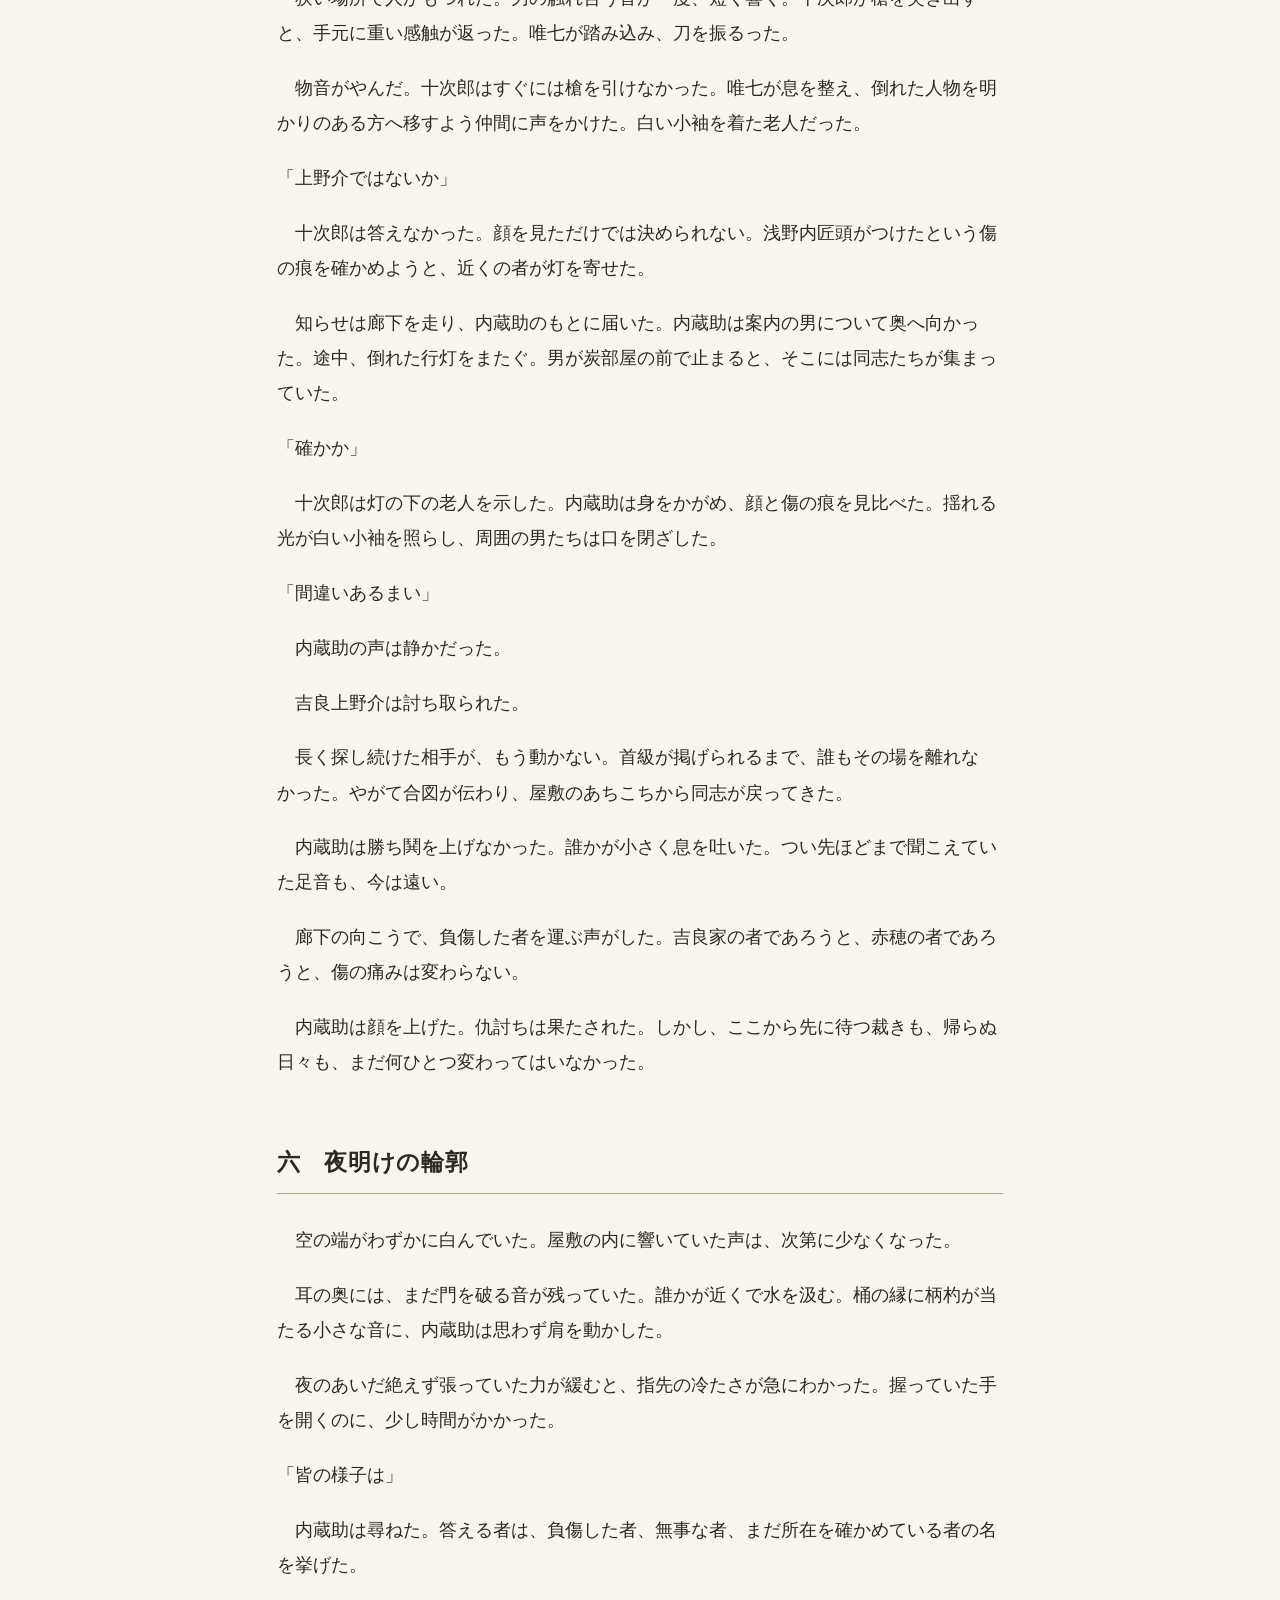
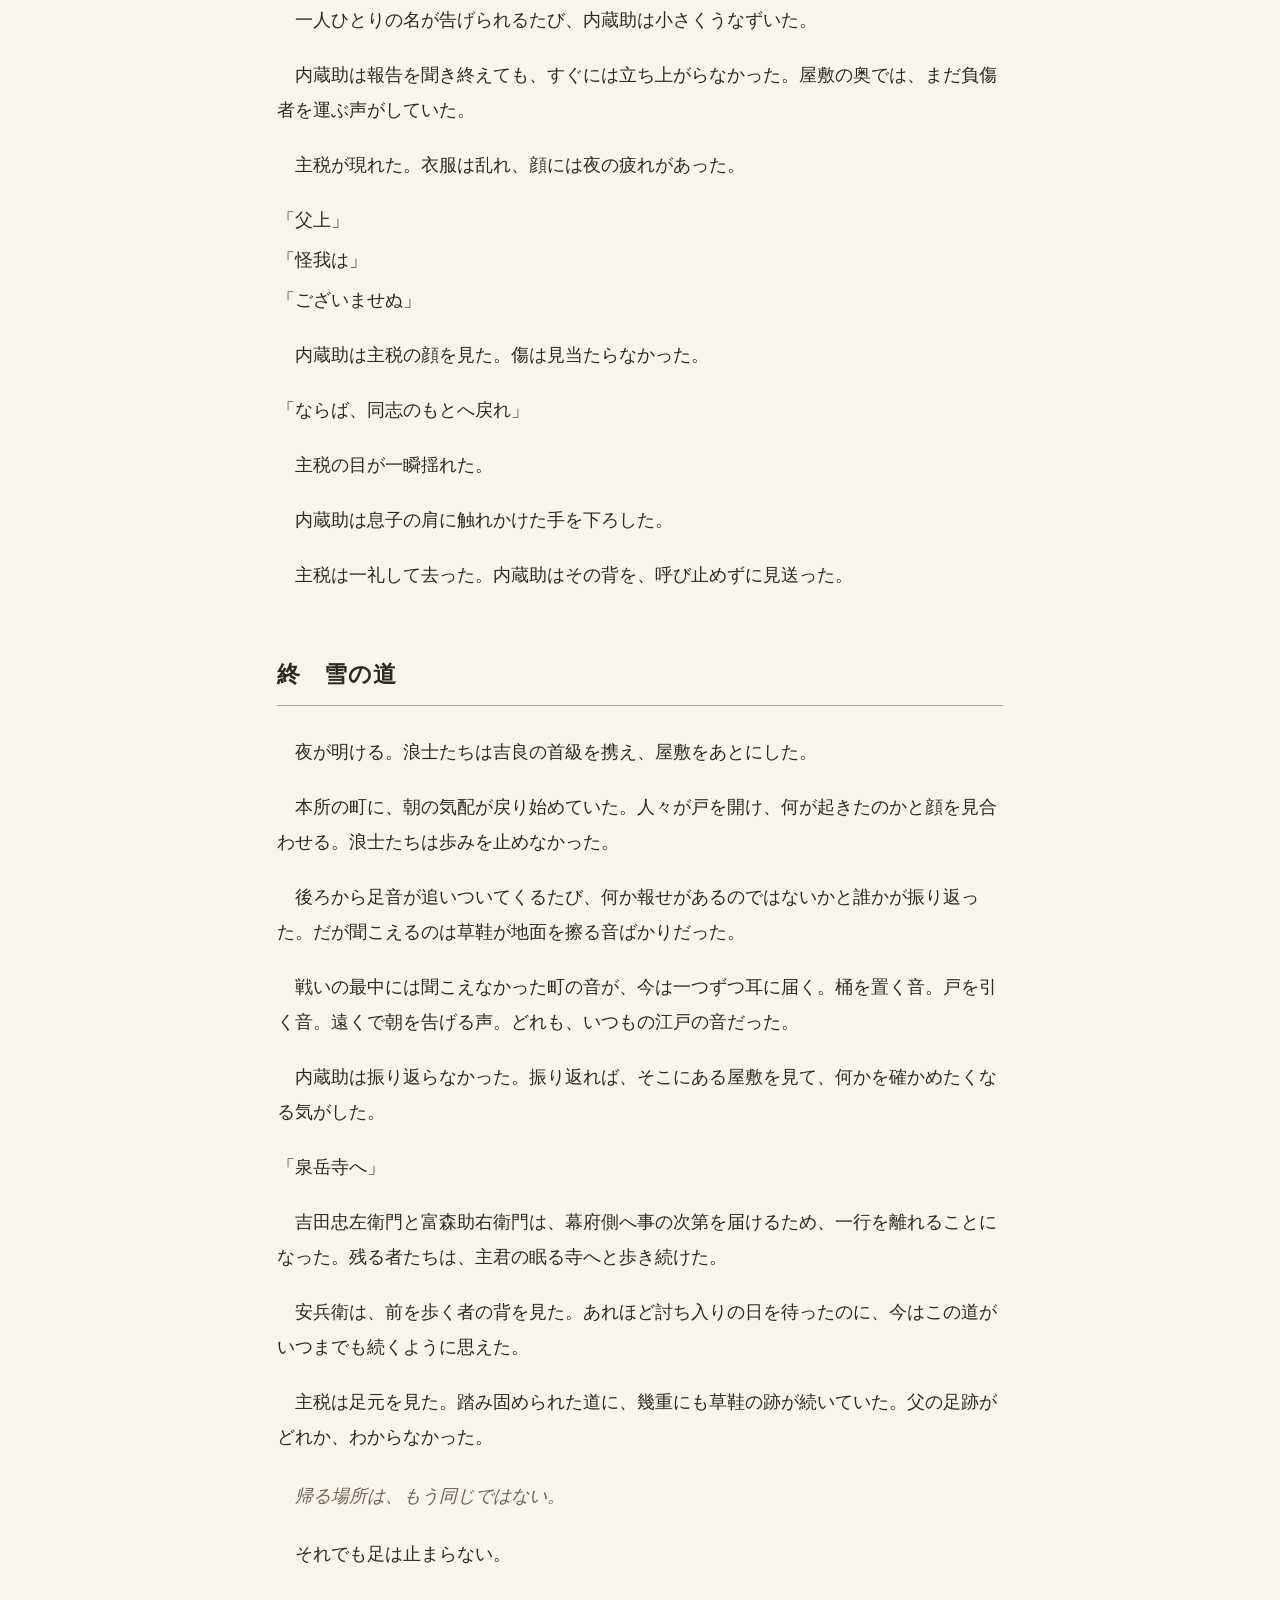
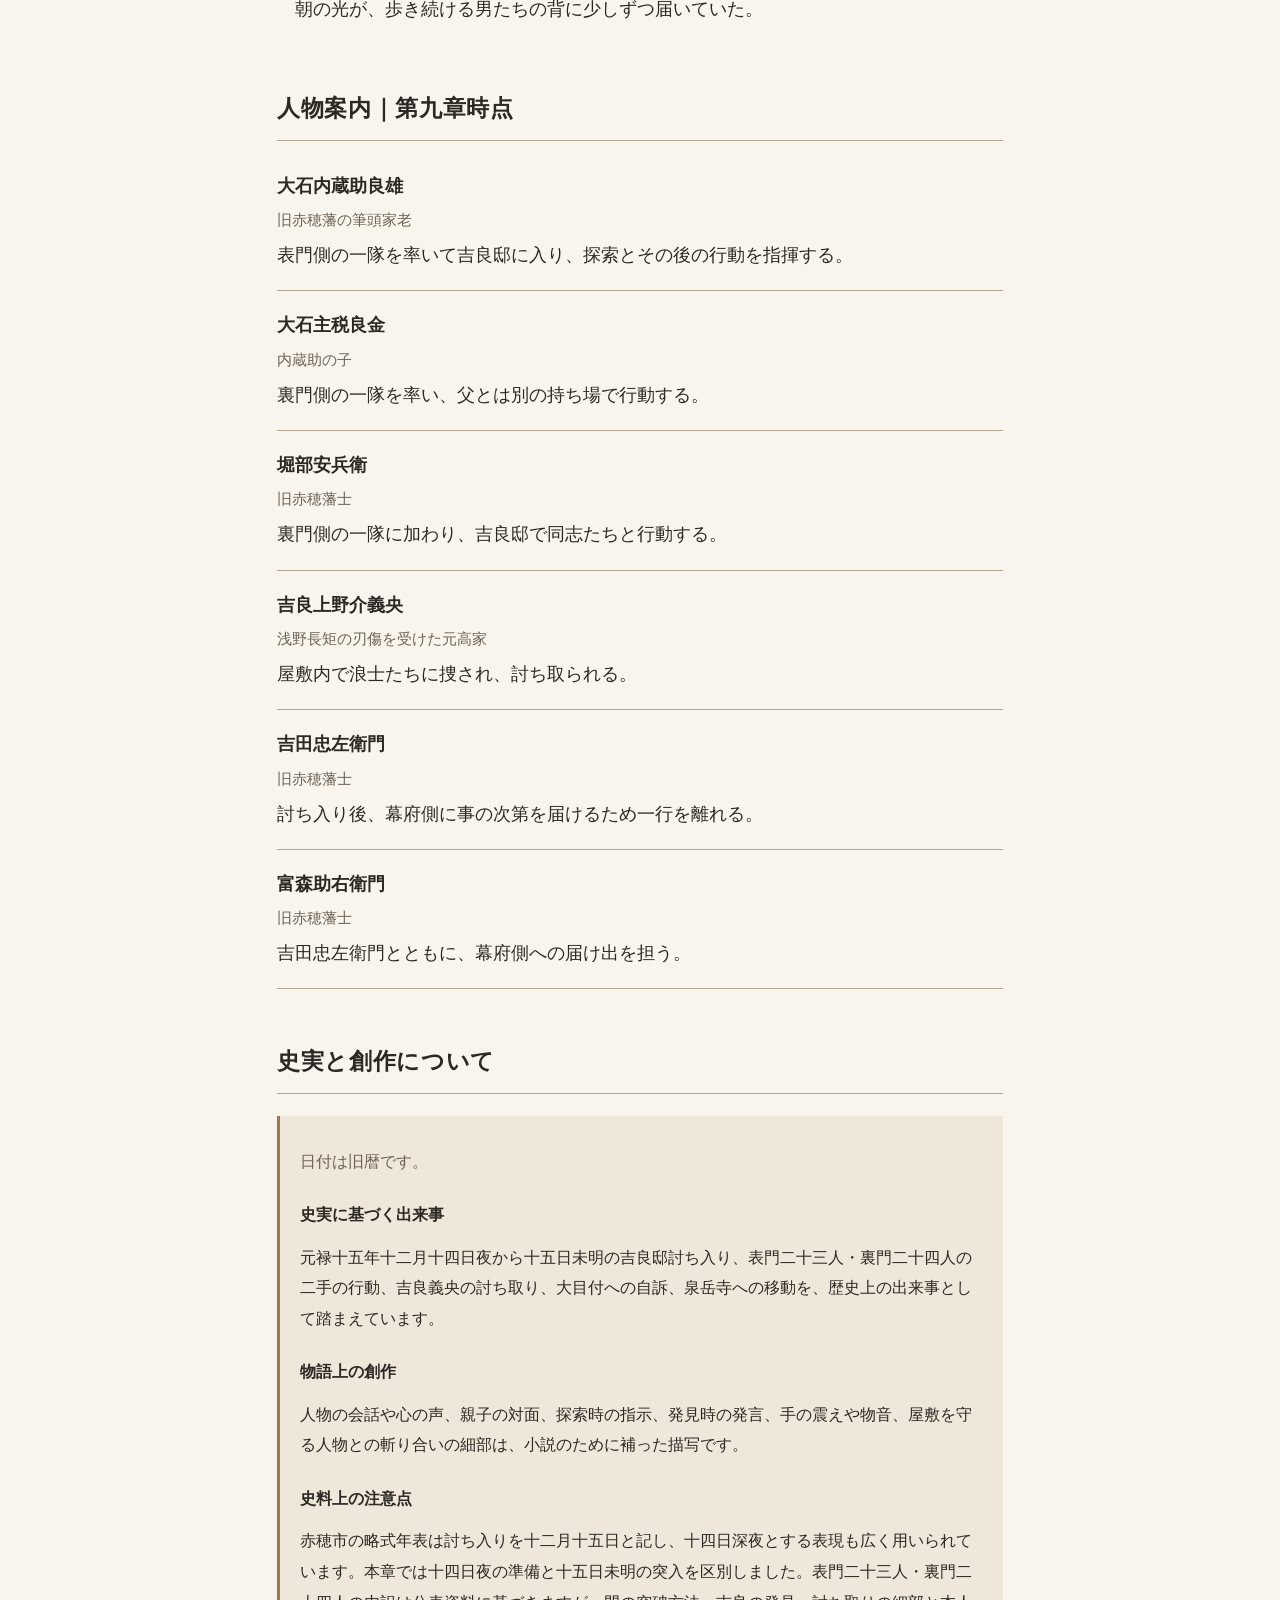
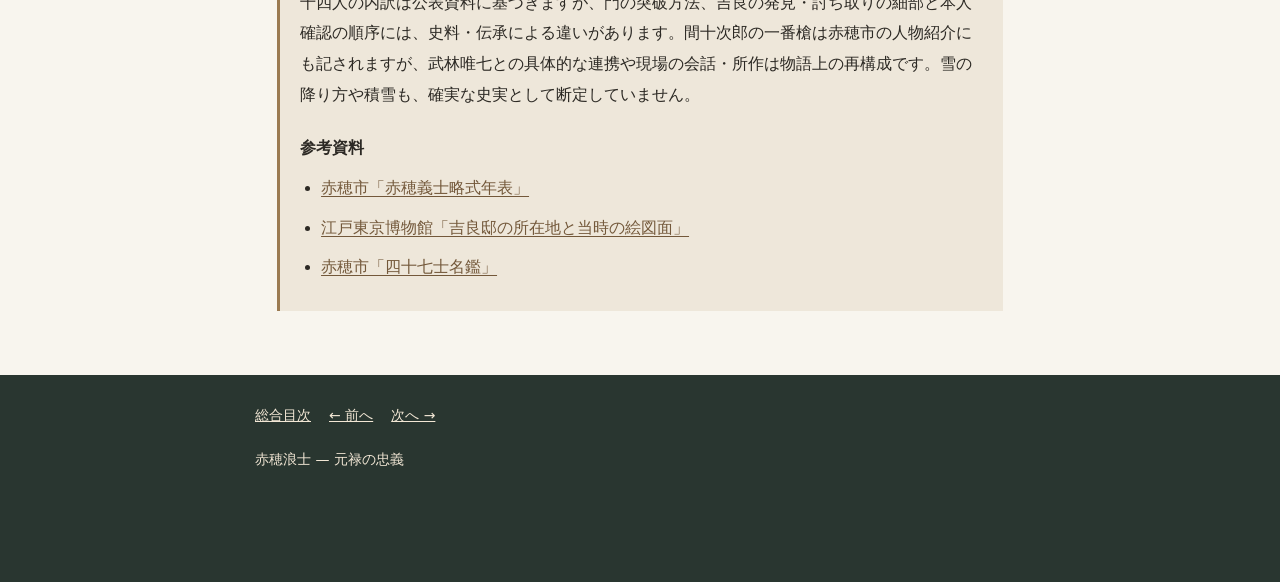
<file: ako-ronin/chapter09.html>
<!DOCTYPE html>

<html lang="ja">
<head><meta charset="utf-8"/><meta content="width=device-width,initial-scale=1" name="viewport"/><title>第九章 雪の門｜赤穂浪士 元禄の忠義</title><style>body{margin:0;background:#f7f2e8;color:#29251e;font-family:'Yu Mincho','Hiragino Mincho ProN',serif;line-height:2.15}main{max-width:750px;margin:auto;padding:45px 22px 100px}h1{font-size:2rem;letter-spacing:.13em}h2{font-size:1.3rem;margin-top:3em;border-bottom:1px solid #b7a991;padding-bottom:.5em}p{text-indent:1em;margin:1.3em 0}.dialogue{text-indent:0;margin-left:1em}.note{background:#eee6d8;padding:20px;font-size:.92rem}header,footer{background:#28342f;color:#f7f2e8;padding:15px 25px}a{color:#79552c}.sub{color:#806d53}button{padding:8px 13px;border:1px solid #aaa;background:transparent;color:inherit;border-radius:6px}body.night{background:#171b1b;color:#ddd5c7}body.night .note{background:#30332f}body.night a{color:#e4bb7e}</style><style>*{box-sizing:border-box}html{scroll-behavior:smooth}body{margin:0;background:#f8f5ee;color:#2c2924;font-family:"Hiragino Mincho ProN","Yu Mincho",serif;font-size:18px;line-height:2.25}header,footer{background:#293630;color:#fff;padding:12px 22px}header a,footer a{color:#f2e7d5}main{max-width:770px;margin:auto;padding:34px 23px 90px}h1{font-size:clamp(1.8rem,5vw,2.5rem);letter-spacing:.13em}h2{font-size:1.27em;margin:3em 0 1.5em;border-bottom:1px solid #c9bba6;padding-bottom:.5em}p{margin:1.1em 0;text-indent:1em}p.dialogue{text-indent:0;margin:1.5em 0}p.inner{font-style:italic;color:#625141;margin:1.6em 1em;text-indent:0}p.break{text-align:center;text-indent:0;color:#8b7962;margin:2em 0}nav{display:flex;gap:15px;flex-wrap:wrap}a{color:#73583a}.kicker{color:#826d51;letter-spacing:.14em;font-size:.85em}.note{padding:15px 18px;background:#eee7da;border-left:3px solid #9b7a51;font-size:.85em;line-height:1.8;margin:24px 0}.note p{text-indent:0;margin:.4em 0}ruby rt{font-size:.52em}body.hide-ruby rt{display:none}.reader-tools{position:fixed;z-index:40;top:12px;right:12px;background:#f2eadc;color:#2c2924;border-radius:12px;padding:10px;display:flex;gap:9px;align-items:center;box-shadow:0 5px 22px #0003;font:14px system-ui,sans-serif}.reader-tools button{border:1px solid #9b907d;border-radius:20px;background:white;padding:8px 12px;cursor:pointer;color:#29251f}button:focus-visible{outline:3px solid #8d7452}@media(max-width:700px){.reader-tools{top:auto;bottom:16px;left:12px;right:12px;justify-content:center;transform:translateY(calc(100% + 35px));opacity:0;pointer-events:none;transition:transform .22s,opacity .22s}body.menu-open .reader-tools{transform:translateY(0);opacity:1;pointer-events:auto}}
/* 組版は一元管理。行末の自動均等化やpretty折返しは使用しない */
main section p{display:block;max-width:none;width:auto;line-height:1.9;margin:.9em 0;text-align:start;text-wrap:wrap;letter-spacing:normal;word-spacing:normal;white-space:normal;word-break:normal;overflow-wrap:normal;line-break:strict;text-indent:1em}
main section p.dialogue{margin:.35em 0 .55em;text-indent:0}
main section p.dialogue+p.dialogue{margin-top:.15em}
main section p.inner{margin:1em 0 1.1em 1em;text-indent:0;font-style:italic}
main section p.break{text-align:center;text-indent:0;margin:2em 0}
main section ruby{white-space:normal}
@media(max-width:700px){main{padding-left:20px;padding-right:20px}}

main p.dialogue {text-indent:0 !important; margin-top:.28em !important; margin-bottom:.28em !important;}
main p.dialogue + p.dialogue {margin-top:.12em !important;}

main p.dialogue{text-indent:0!important;margin-top:.28em!important;margin-bottom:.28em!important;}

/* Unified, compact reader controls */
:root{--reader-font-size:18px}
html{scroll-behavior:smooth;scroll-padding-top:75px}
main{font-size:var(--reader-font-size);overflow-wrap:break-word;min-width:0}
main p,main li,main .person,main .panel{overflow-wrap:break-word}
.reader-launch{position:fixed;right:max(12px,calc((100vw - 780px)/2));top:12px;z-index:30}
.reader-launch button,.reader-panel button{font-family:system-ui,sans-serif;border:1px solid var(--line);border-radius:10px;background:var(--soft);color:var(--ink);padding:9px 12px;cursor:pointer;touch-action:manipulation}
.reader-launch button{box-shadow:0 3px 16px #0002;font-size:13px;min-height:42px}
.reader-panel[hidden]{display:none!important}
.reader-panel{position:fixed;right:max(12px,calc((100vw - 780px)/2));top:62px;z-index:31;width:min(355px,calc(100vw - 24px));max-height:calc(100dvh - 78px);overflow:auto;background:var(--paper);color:var(--ink);border:1px solid var(--line);border-radius:15px;box-shadow:0 12px 45px #0004;padding:16px;font-family:system-ui,sans-serif;font-size:14px}
.reader-panel-head,.reader-option{display:flex;align-items:center;justify-content:space-between;gap:12px}
.reader-panel-head{padding-bottom:12px;border-bottom:1px solid var(--line)}
.reader-panel-head button{padding:5px 11px}
.reader-option{padding:14px 0;border-bottom:1px solid var(--line)}
.size-buttons{display:flex;align-items:center;gap:8px}
.size-buttons button{font-size:21px;font-weight:600;width:43px;height:43px;padding:0}
.size-buttons output{min-width:43px;text-align:center;font-variant-numeric:tabular-nums}
.reader-panel button:disabled{opacity:.4;cursor:default}
.reader-links{display:flex;justify-content:space-between;gap:10px;padding:14px 0;border-bottom:1px solid var(--line)}
.reader-links a{color:var(--accent);text-decoration:underline}
.reader-hint{font-size:12px;line-height:1.7;color:var(--muted);margin:10px 0 0;text-indent:0}
#reading-progress{position:fixed;top:0;left:0;right:0;height:3px;z-index:35;pointer-events:none}
#reading-progress-fill{height:100%;width:0;background:#aa6d4b;transition:width .1s linear}
@media(max-width:600px){header{padding-right:145px}main{padding:38px 18px 75px}.people{grid-template-columns:1fr}}

/* Chapter theme and text flow */
:root{--paper:#f8f5ee;--ink:#2c2924;--muted:#6e6253;--line:#d8ccbb;--accent:#73583a;--soft:#eee7da}
body{background:var(--paper)!important;color:var(--ink)!important}
main{font-size:var(--reader-font-size)!important;overflow-wrap:break-word;max-width:770px}
main section p{overflow-wrap:break-word;word-break:normal;white-space:normal;text-align:left;text-wrap:wrap}
html[data-theme="night"]{--paper:#1e2324;--ink:#e9e0d3;--muted:#b7aaa0;--line:#555c5c;--accent:#d8bb8d;--soft:#343838;color-scheme:dark}
html[data-theme="night"] .note{background:#343838;color:var(--ink)}
html[data-theme="night"] main .inner{color:#c4af91}
html[data-theme="night"] h2{border-color:#62605b}
html[data-theme="night"] main a{color:var(--accent)}
html[data-theme="night"] header a,html[data-theme="night"] footer a{color:#f2e7d5}
@media(max-width:600px){header{padding-right:150px!important}}

.interlude-intro{font-size:1.06em;line-height:2.0}.map-frame,.diagram{border:1px solid var(--line);border-radius:14px;background:var(--soft);padding:16px;margin:20px 0}.map-frame svg{display:block;width:100%;height:auto}.map-caption,.smallnote{font-size:.78em;color:var(--muted);line-height:1.8;text-indent:0}.people-grid{display:grid;grid-template-columns:repeat(2,minmax(0,1fr));gap:12px}.person-card{background:var(--soft);border:1px solid var(--line);padding:13px;border-radius:10px;line-height:1.7}.person-card strong{display:block}.person-card span{display:block;font-size:.82em;color:var(--muted)}.relation{display:grid;grid-template-columns:1fr 1fr;gap:12px;align-items:center}.relation .wide{grid-column:1/-1;text-align:center}.relation .person-card{text-align:center}.relation-arrow{text-align:center;font-size:.8em;color:var(--muted);padding:4px}.timeline{border-left:2px solid var(--accent);margin-left:12px;padding-left:22px}.timeline article{position:relative;margin:0 0 24px}.timeline article:before{content:"";position:absolute;left:-29px;top:10px;width:11px;height:11px;border-radius:50%;background:var(--accent)}.timeline time{font-weight:bold;color:var(--accent)}.timeline p{margin:.3em 0;text-indent:0}.tag{font-size:.8em;color:var(--muted)}.reader-links{flex-wrap:wrap}main .map-frame p,main .diagram p,main .person-card p{ text-indent:0 }@media(max-width:600px){.people-grid{grid-template-columns:1fr}.map-frame,.diagram{padding:10px}.relation{gap:7px}.person-card{padding:9px}}

/* 第一本幕間：図版の横幅と縮尺を保つ */
.relationship-figure,.accurate-map{width:100%;max-width:100%;overflow:hidden;margin:22px 0;border-radius:12px;}
.relationship-figure svg,.accurate-map svg{display:block;width:100%;height:auto;aspect-ratio:auto;}
.relationship-figure{border:1px solid var(--line,#d5c8b4);background:#f8f5ef;}
body.night .relationship-figure,body.dark .relationship-figure{background:#f8f5ef;}
.accurate-map{border:1px solid #c5cfc9;}
@media(max-width:600px){.relationship-figure{overflow-x:auto}.relationship-figure svg{min-width:570px}.accurate-map svg{min-width:0}}

/* 序章と共通の広域地図 */
.shared-story-map{background:#f1ece2;padding:12px;overflow:hidden}
.shared-story-map svg{display:block;width:100%;height:auto;max-width:100%}
.shared-story-map .map-label text{font-size:15px;fill:#473d30;paint-order:stroke;stroke:#f3ebd8;stroke-width:4px;stroke-linejoin:round}
.shared-story-map .map-label .important{font-size:22px;font-weight:bold}
.shared-story-map .map-point circle{fill:#6e6556;stroke:#fff7e6;stroke-width:2}
.shared-story-map .map-point .major{fill:#a14e3d}
</style><style>/* 第2章の心の声を継承 */
main p.inner{font-family:"Hiragino Mincho ProN","Yu Mincho",serif;font-style:italic;color:#625141;margin:1.6em 1em;text-indent:0;line-height:2.25}
html[data-theme="night"] main p.inner{color:#c4af91}
main p.dialogue{text-indent:0;margin:.35em 0 .55em}
</style><style id="unified-navigation-style">.ako-unified-nav{position:sticky;top:0;z-index:9999;background:#292722;color:#fff;padding:9px 14px;display:flex;align-items:center;gap:12px;flex-wrap:wrap;font-family:system-ui,sans-serif;font-size:13px;box-shadow:0 2px 7px #0003}.ako-unified-nav a{color:#fff;text-decoration:none;border-bottom:1px solid #ffffff70}.ako-unified-nav select{min-width:150px;max-width:230px;background:#faf7f0;color:#222;border:1px solid #aaa;border-radius:6px;padding:6px;font-size:13px}.ako-unified-nav .ako-label{font-weight:700}.ako-unified-nav .ako-next{margin-left:auto}.ako-unified-nav a[aria-disabled="true"]{opacity:.35;pointer-events:none}@media(max-width:540px){.ako-unified-nav{gap:7px;padding:8px}.ako-unified-nav .ako-label{width:100%;font-size:12px}.ako-unified-nav select{flex:1;min-width:110px}.ako-unified-nav .ako-next{margin-left:0}}</style><style>
/* Step 3: keep section shortcuts without duplicating chapter navigation. */
.ako-unified-nav .ako-section-links{display:inline-flex;flex-wrap:wrap;gap:.5rem;align-items:center}
.ako-unified-nav .ako-section-links a{font-size:.83em;opacity:.85}
</style><link rel="stylesheet" href="reader.css?v=7"/></head>
<body><header class="book-header book-header-compact"><a class="book-title" href="index.html">赤穂浪士 — 元禄の忠義</a><nav class="book-nav" aria-label="章の移動"><a href="index.html">総合目次</a><a href="chapter08.html">← 前へ</a><a href="chapter10.html">次へ →</a></nav></header><div aria-hidden="true" id="reading-progress"><div id="reading-progress-fill"></div></div><div class="reader-launch"><button aria-controls="reader-panel" aria-expanded="false" aria-label="読書メニューを開く" id="reader-open" type="button">☰ <span>読書メニュー</span></button></div><dialog class="reader-panel" aria-labelledby="reader-heading" id="reader-panel"><div class="reader-panel-head"><strong id="reader-heading">読書メニュー</strong><button aria-label="閉じる" id="reader-close" type="button">✕</button></div><div class="reader-option reader-chapter"><label for="reader-chapter-select">章を選ぶ</label><select id="reader-chapter-select" aria-label="章を選ぶ" onchange="location.href=this.value"><option value="index.html">総合目次</option><option value="chapter01.html">第一章｜元禄の春</option><option value="chapter02.html">第二章｜松の廊下</option><option value="chapter03.html">第三章｜赤穂城明け渡し</option><option value="interlude01.html">幕間一｜城を失った人々</option><option value="chapter04.html">第四章｜山科の静寂</option><option value="chapter05.html">第五章｜散りゆく同志</option><option value="chapter06.html">第六章｜円山の決断</option><option value="interlude02.html">幕間二｜城を離れて、道を選ぶ</option><option value="chapter07.html">第七章｜誓いの行方</option><option value="chapter08.html">第八章｜江戸の夜を測る</option><option value="chapter09.html" selected>第九章｜雪の門</option><option value="chapter10.html">第十章｜残された春</option></select></div><div class="reader-option"><span>画面表示</span><button id="night-toggle" type="button">夜表示</button></div><div class="reader-option"><span>文字サイズ</span><div class="size-buttons"><button aria-label="文字を小さくする" id="font-minus" type="button">−</button><output aria-live="polite" id="font-current">18px</output><button aria-label="文字を大きくする" id="font-plus" type="button">＋</button></div></div><div class="reader-option"><span>ルビ（ふりがな）</span><button id="ruby-toggle" type="button" aria-pressed="true">ルビ：オン</button></div><div class="reader-option"><span>このページの読書進捗</span><output id="reading-percent" aria-live="off">0%</output></div><div class="reader-links"><a href="#people">人物案内</a><a href="chapter08.html">← 第八章</a><a href="index.html">総合目次</a><a href="chapter10.html">第十章 →</a></div><div class="reader-option"><span>前回の位置</span><button id="resume-reading" type="button">続きから</button></div><p class="reader-hint">表示設定は全ページで共通です。読書位置はページごとにこの端末へ保存します。</p></dialog><main><div class="chapter-label">第九章</div><h1>雪の門</h1><p>元禄十五年十二月十四日夜から十五日未明へ。江戸、本所。</p><h2>序　灯を消したあと</h2><p>灯が一つ、消された。暗がりが座敷の隅から広がり、誰かの息を吸う音だけが残った。</p><p>大石内蔵助は、すでに幾度も確かめた手筈を思い返していた。出入りの順、合図、迷ったときの処し方。何度確かめても、これで足りると思えることはない。</p><p>廊下に主税が立っていた。内蔵助は主税の帯の結び目に目を留めた。</p><p class="dialogue">「主税。帯を直せ」</p><p>主税は腰に手をやり、結び目を締め直した。</p><p class="dialogue">「これでよろしゅうございますか」</p><p class="dialogue">「ああ」</p><p>内蔵助は帯から息子の顔へ目を移した。主税は裏門を受け持つ。手筈を決めたときには、息子もほかの同志と同じようにうなずいていた。</p><p>主税が頭を下げた。</p><p class="dialogue">「では、参ります」</p><p>内蔵助はうなずいた。手を伸ばせば肩に触れられる距離だったが、触れなかった。</p><h2>一　二つの門</h2><p>吉良邸へ向かう道には、夜の冷気が溜まっていた。屋根の端が淡く白んで見える。霜なのか、月明かりのせいなのか。足元を見つめる余裕はなかった。</p><p>草鞋の裏で砂が鳴った。すぐ前を行く男の肩が、闇の中で近づいたり離れたりする。咳払い一つでも響きそうで、誰も喉を鳴らさない。</p><p>道の曲がり角で、主税は自分の息が白く流れるのを見た。吐いた息を吸い戻せぬように、ここから先の一歩も戻せない。そう思うと、足が一瞬だけ重くなった。</p><p>元禄十五年十二月十五日未明。同志たちは表門二十三人と裏門二十四人に分かれた。表門を率いる内蔵助と、裏門を受け持つ主税。父と子が同じ屋敷へ、違う入口から向かう。</p><p class="dialogue">「ここから先は、手筈どおりに」</p><p>内蔵助は低く言った。</p><p>返事は短かった。誰も声を張らない。名を呼ばずとも、互いがそこにいることを確かめていた。</p><p>裏門側に回った堀部安兵衛は、門を見上げた。あれほど長く待ち、あれほど急いだ場所が、今は目の前にある。</p><p>安兵衛は門の内側へ耳を澄ませた。夜番の足音が近づき、また遠ざかった。</p><p class="dialogue">「安兵衛」</p><p>主税の声がした。</p><p class="dialogue">「はい」</p><p class="dialogue">「合図を待て」</p><p class="dialogue">「承知」</p><p>安兵衛は門へ向けていた目を、いったん主税に戻した。</p><h2>二　打ち破る音</h2><p>表門では塀を越えた者が内側から閂を外し、裏門では大槌が振るわれた。木を打つ音が夜気を裂き、屋敷の内側から叫び声が上がった。</p><p>最初の一撃では開かなかった。鈍い衝撃が腕に返り、誰かの足が敷石を滑った。次の音は、木が裂ける音だったのか、人が叫んだ声だったのか、あとになっても区別できそうになかった。</p><p>門が開いた瞬間、押し寄せたのは勝利の実感ではない。湿った土の匂いと、戸口から吹き出す生暖かい空気だった。暗がりの奥で、何かが倒れる。</p><p>静かだった江戸の夜が、たちまち人の声で満ちた。</p><p class="dialogue">「何者だ！」</p><p>屋敷の奥から声が返った。刀を手にした男が廊下の端に現れ、こちらを認めると一瞬足を止めた。夜の勤めを果たしていたのか、騒ぎを聞いて駆けつけたのか。男は奥の部屋へ続く道を塞いだ。</p><p>安兵衛は踏み出した。男も退かなかった。刃がぶつかり、腕の芯まで痺れる。相手の顔を見ようとしたが、灯の揺れに輪郭がほどけた。</p><p>相手が倒れると、安兵衛は間合いを取った。暗がりの奥に、まだ別の動きがあった。</p><p>廊下の板が鳴った。安兵衛は刀を構え直したが、闇の奥にいるのが何人なのか見えなかった。</p><p class="dialogue">「進め！」</p><p>誰かの声が響く。男たちは門をくぐり、互いの位置を確かめながら進んだ。</p><p>表門から入った内蔵助は、奥へ進む者と門の周囲を押さえる者の動きを見た。先を急げば、あとに続く者も乱れる。</p><p>庭石の脇で一人が転んだ。内蔵助は思わずその肩をつかんだ。</p><p>刀の鞘が柱に当たり、乾いた音を立てた。内蔵助は振り返りかけて踏みとどまる。目を向けた先に味方の顔があるとは限らない。合図を交わしても、闇の中では声だけが先に届いた。</p><p class="dialogue">「立てるか」</p><p class="dialogue">「はい。お構いなく」</p><p>男が立ち上がると、内蔵助は手を引いた。指先の震えが、まだ収まらなかった。</p><p class="inner">奥の廊下から、短い叫び声がした。</p><p>男が仲間に合流するのを見届け、内蔵助も奥へ向かった。</p><h2>三　裏門の若者</h2><p>裏門から入った主税には、表門側にいる父の姿は見えなかった。主税は振り返らず、前を行く同志の背を追った。</p><p class="dialogue">「右手を見よ」</p><p>主税は声を出した。思いのほか鋭い声だった。</p><p>屋敷の中は、想像していたより暗い。走る足音、戸の開く音、誰かが倒れる音。何がどこで起きているのか、一度に理解できなかった。</p><p>障子の白さが、かえって奥の闇を濃くした。主税は敷居に足を取られかけ、踏み直す。床板が鳴った。音を立てたのが自分だとわかるまで、ひどく長く感じた。</p><p class="dialogue">「そこにいるのは誰だ」</p><p>問いに返事はない。すぐ横で息遣いがして、主税は刀を握り直した。次の瞬間、聞き慣れた同志の声がした。</p><p class="dialogue">「こちらです」</p><p>主税は刃先を下げた。すぐそばの障子が揺れ、二人は同時にそちらを向いた。</p><p>一人の同志が、足を止めた。</p><p class="dialogue">「主税殿、奥へ」</p><p>主税は同志の肩へ手を伸ばした。</p><p class="dialogue">「一人で行くな。ともに参ろう」</p><p>同志は一度だけ主税を見た。主税はうなずき、二人で奥へ進んだ。</p><h2>四　探す者たち</h2><p>部屋を確かめても、探すべき人の姿は見えない。騒ぎの中で、時間だけが過ぎてゆくようだった。</p><p class="dialogue">「見当たらぬ」</p><p>内蔵助は、報告をした男の顔を見た。頬に黒い筋がついている。煤か、血か。尋ねる前に男はまた駆け出そうとした。</p><p class="dialogue">「待て。どこまで確かめた」</p><p>声が思いのほか荒く響いた。男は足を止め、探した部屋を一つずつ挙げた。内蔵助は息を吐いた。叱りつけたいのではない。ただ、まだ見ていない場所を知りたかった。</p><p>開け放った戸の向こうに、また戸がある。踏み込んだ部屋の隅には布団が残り、畳にはまだ人のぬくもりがあるように思えた。だが探す相手の姿はない。</p><p>廊下の向こうで足音が走った。発見の知らせかと思って顔を上げると、持ち場を移る伝令だった。男は息を整える間も惜しんで、別の部屋へ消えた。</p><p>報告が重なるたび、内蔵助は廊下の奥へ目を向けた。庭からはまだ刃の触れ合う音がする。これほどの騒ぎの中で、上野介の姿だけが見つからなかった。</p><p>裏門から屋敷内へ進んでいた堀部は、廊下を急ぎかけた。だが立ち止まり、後ろの者に声をかけた。</p><p class="dialogue">「見た場所を、もう一度伝えてくれ」</p><p class="dialogue">「奥の座敷と、その隣でございます」</p><p class="dialogue">「ならば、そこは重ねて探すな。まだ見ぬところへ回れ」</p><p>安兵衛は刀の柄から手を離し、まだ開けていない戸の方へ歩き出した。</p><p class="inner">安兵衛の足元で、踏み外した敷居が小さく鳴った。</p><p>遠くで物音がした。誰も確かなことを言わない。確かめるために、また足を運ぶしかなかった。</p><h2>五　炭小屋の知らせ</h2><p>台所に近い炭部屋のあたりで、間十次郎は足を止めた。騒ぎの絶えない屋敷の中で、そこだけが妙に静かだった。</p><p>戸の内側から、かすかな音がした。十次郎が振り返ると、武林唯七も耳を澄ませていた。二人は声を交わさず、戸口へ近づいた。</p><p>十次郎が声をかけた。返事はない。次の瞬間、戸の奥で何かがぶつかり、暗がりに人影が動いた。十次郎は槍を構えた。目の前にいるのが誰か、まだわからなかった。</p><p>狭い場所で人がもつれた。刃の触れ合う音が一度、短く響く。十次郎が槍を突き出すと、手元に重い感触が返った。唯七が踏み込み、刀を振るった。</p><p>物音がやんだ。十次郎はすぐには槍を引けなかった。唯七が息を整え、倒れた人物を明かりのある方へ移すよう仲間に声をかけた。白い小袖を着た老人だった。</p><p class="dialogue">「上野介ではないか」</p><p>十次郎は答えなかった。顔を見ただけでは決められない。浅野内匠頭がつけたという傷の痕を確かめようと、近くの者が灯を寄せた。</p><p>知らせは廊下を走り、内蔵助のもとに届いた。内蔵助は案内の男について奥へ向かった。途中、倒れた行灯をまたぐ。男が炭部屋の前で止まると、そこには同志たちが集まっていた。</p><p class="dialogue">「確かか」</p><p>十次郎は灯の下の老人を示した。内蔵助は身をかがめ、顔と傷の痕を見比べた。揺れる光が白い小袖を照らし、周囲の男たちは口を閉ざした。</p><p class="dialogue">「間違いあるまい」</p><p>内蔵助の声は静かだった。</p><p>吉良上野介は討ち取られた。</p><p>長く探し続けた相手が、もう動かない。首級が掲げられるまで、誰もその場を離れなかった。やがて合図が伝わり、屋敷のあちこちから同志が戻ってきた。</p><p>内蔵助は勝ち鬨を上げなかった。誰かが小さく息を吐いた。つい先ほどまで聞こえていた足音も、今は遠い。</p><p>廊下の向こうで、負傷した者を運ぶ声がした。吉良家の者であろうと、赤穂の者であろうと、傷の痛みは変わらない。</p><p>内蔵助は顔を上げた。仇討ちは果たされた。しかし、ここから先に待つ裁きも、帰らぬ日々も、まだ何ひとつ変わってはいなかった。</p><h2>六　夜明けの輪郭</h2><p>空の端がわずかに白んでいた。屋敷の内に響いていた声は、次第に少なくなった。</p><p>耳の奥には、まだ門を破る音が残っていた。誰かが近くで水を汲む。桶の縁に柄杓が当たる小さな音に、内蔵助は思わず肩を動かした。</p><p>夜のあいだ絶えず張っていた力が緩むと、指先の冷たさが急にわかった。握っていた手を開くのに、少し時間がかかった。</p><p class="dialogue">「皆の様子は」</p><p>内蔵助は尋ねた。答える者は、負傷した者、無事な者、まだ所在を確かめている者の名を挙げた。</p><p>一人ひとりの名が告げられるたび、内蔵助は小さくうなずいた。</p><p>内蔵助は報告を聞き終えても、すぐには立ち上がらなかった。屋敷の奥では、まだ負傷者を運ぶ声がしていた。</p><p>主税が現れた。衣服は乱れ、顔には夜の疲れがあった。</p><p class="dialogue">「父上」</p><p class="dialogue">「怪我は」</p><p class="dialogue">「ございませぬ」</p><p>内蔵助は主税の顔を見た。傷は見当たらなかった。</p><p class="dialogue">「ならば、同志のもとへ戻れ」</p><p>主税の目が一瞬揺れた。</p><p>内蔵助は息子の肩に触れかけた手を下ろした。</p><p>主税は一礼して去った。内蔵助はその背を、呼び止めずに見送った。</p><h2>終　雪の道</h2><p>夜が明ける。浪士たちは吉良の首級を携え、屋敷をあとにした。</p><p>本所の町に、朝の気配が戻り始めていた。人々が戸を開け、何が起きたのかと顔を見合わせる。浪士たちは歩みを止めなかった。</p><p>後ろから足音が追いついてくるたび、何か報せがあるのではないかと誰かが振り返った。だが聞こえるのは草鞋が地面を擦る音ばかりだった。</p><p>戦いの最中には聞こえなかった町の音が、今は一つずつ耳に届く。桶を置く音。戸を引く音。遠くで朝を告げる声。どれも、いつもの江戸の音だった。</p><p>内蔵助は振り返らなかった。振り返れば、そこにある屋敷を見て、何かを確かめたくなる気がした。</p><p class="dialogue">「泉岳寺へ」</p><p>吉田忠左衛門と富森助右衛門は、幕府側へ事の次第を届けるため、一行を離れることになった。残る者たちは、主君の眠る寺へと歩き続けた。</p><p>安兵衛は、前を歩く者の背を見た。あれほど討ち入りの日を待ったのに、今はこの道がいつまでも続くように思えた。</p><p>主税は足元を見た。踏み固められた道に、幾重にも草鞋の跡が続いていた。父の足跡がどれか、わからなかった。</p><p class="inner">帰る場所は、もう同じではない。</p><p>それでも足は止まらない。</p><p>朝の光が、歩き続ける男たちの背に少しずつ届いていた。</p><section class="character-guide" id="people"><h2>人物案内｜第九章時点</h2><dl class="character-list"><div><dt>大石内蔵助良雄</dt><dd><span class="character-role">旧赤穂藩の筆頭家老</span><span class="character-summary">表門側の一隊を率いて吉良邸に入り、探索とその後の行動を指揮する。</span></dd></div><div><dt>大石主税良金</dt><dd><span class="character-role">内蔵助の子</span><span class="character-summary">裏門側の一隊を率い、父とは別の持ち場で行動する。</span></dd></div><div><dt>堀部安兵衛</dt><dd><span class="character-role">旧赤穂藩士</span><span class="character-summary">裏門側の一隊に加わり、吉良邸で同志たちと行動する。</span></dd></div><div><dt>吉良上野介義央</dt><dd><span class="character-role">浅野長矩の刃傷を受けた元高家</span><span class="character-summary">屋敷内で浪士たちに捜され、討ち取られる。</span></dd></div><div><dt>吉田忠左衛門</dt><dd><span class="character-role">旧赤穂藩士</span><span class="character-summary">討ち入り後、幕府側に事の次第を届けるため一行を離れる。</span></dd></div><div><dt>富森助右衛門</dt><dd><span class="character-role">旧赤穂藩士</span><span class="character-summary">吉田忠左衛門とともに、幕府側への届け出を担う。</span></dd></div></dl></section><section class="historical-note" id="historical-note"><h2>史実と創作について</h2><div class="historical-note-body"><p class="note-dates">日付は旧暦です。</p><h3>史実に基づく出来事</h3><p>元禄十五年十二月十四日夜から十五日未明の吉良邸討ち入り、表門二十三人・裏門二十四人の二手の行動、吉良義央の討ち取り、大目付への自訴、泉岳寺への移動を、歴史上の出来事として踏まえています。</p><h3>物語上の創作</h3><p>人物の会話や心の声、親子の対面、探索時の指示、発見時の発言、手の震えや物音、屋敷を守る人物との斬り合いの細部は、小説のために補った描写です。</p><h3>史料上の注意点</h3><p>赤穂市の略式年表は討ち入りを十二月十五日と記し、十四日深夜とする表現も広く用いられています。本章では十四日夜の準備と十五日未明の突入を区別しました。表門二十三人・裏門二十四人の内訳は公表資料に基づきますが、門の突破方法、吉良の発見・討ち取りの細部と本人確認の順序には、史料・伝承による違いがあります。間十次郎の一番槍は赤穂市の人物紹介にも記されますが、武林唯七との具体的な連携や現場の会話・所作は物語上の再構成です。雪の降り方や積雪も、確実な史実として断定していません。</p><h3>参考資料</h3><ul class="reference-list"><li><a href="https://www.city.ako.lg.jp/kensetsu/kankou/samurai/nenpyo2.html" target="_blank" rel="noopener noreferrer">赤穂市「赤穂義士略式年表」</a></li><li><a href="https://edo-tokyo-museum.or.jp/library/reference/10545.html" target="_blank" rel="noopener noreferrer">江戸東京博物館「吉良邸の所在地と当時の絵図面」</a></li><li><a href="https://www.city.ako.lg.jp/kensetsu/kankou/gishi/index.html" target="_blank" rel="noopener noreferrer">赤穂市「四十七士名鑑」</a></li></ul></div></section></main><footer class="book-footer"><nav aria-label="章の移動（末尾）"><a href="index.html">総合目次</a><a href="chapter08.html">← 前へ</a><a href="chapter10.html">次へ →</a></nav><p>赤穂浪士 — 元禄の忠義</p></footer><script src="reader.js?v=6"></script></body></html>
</file>
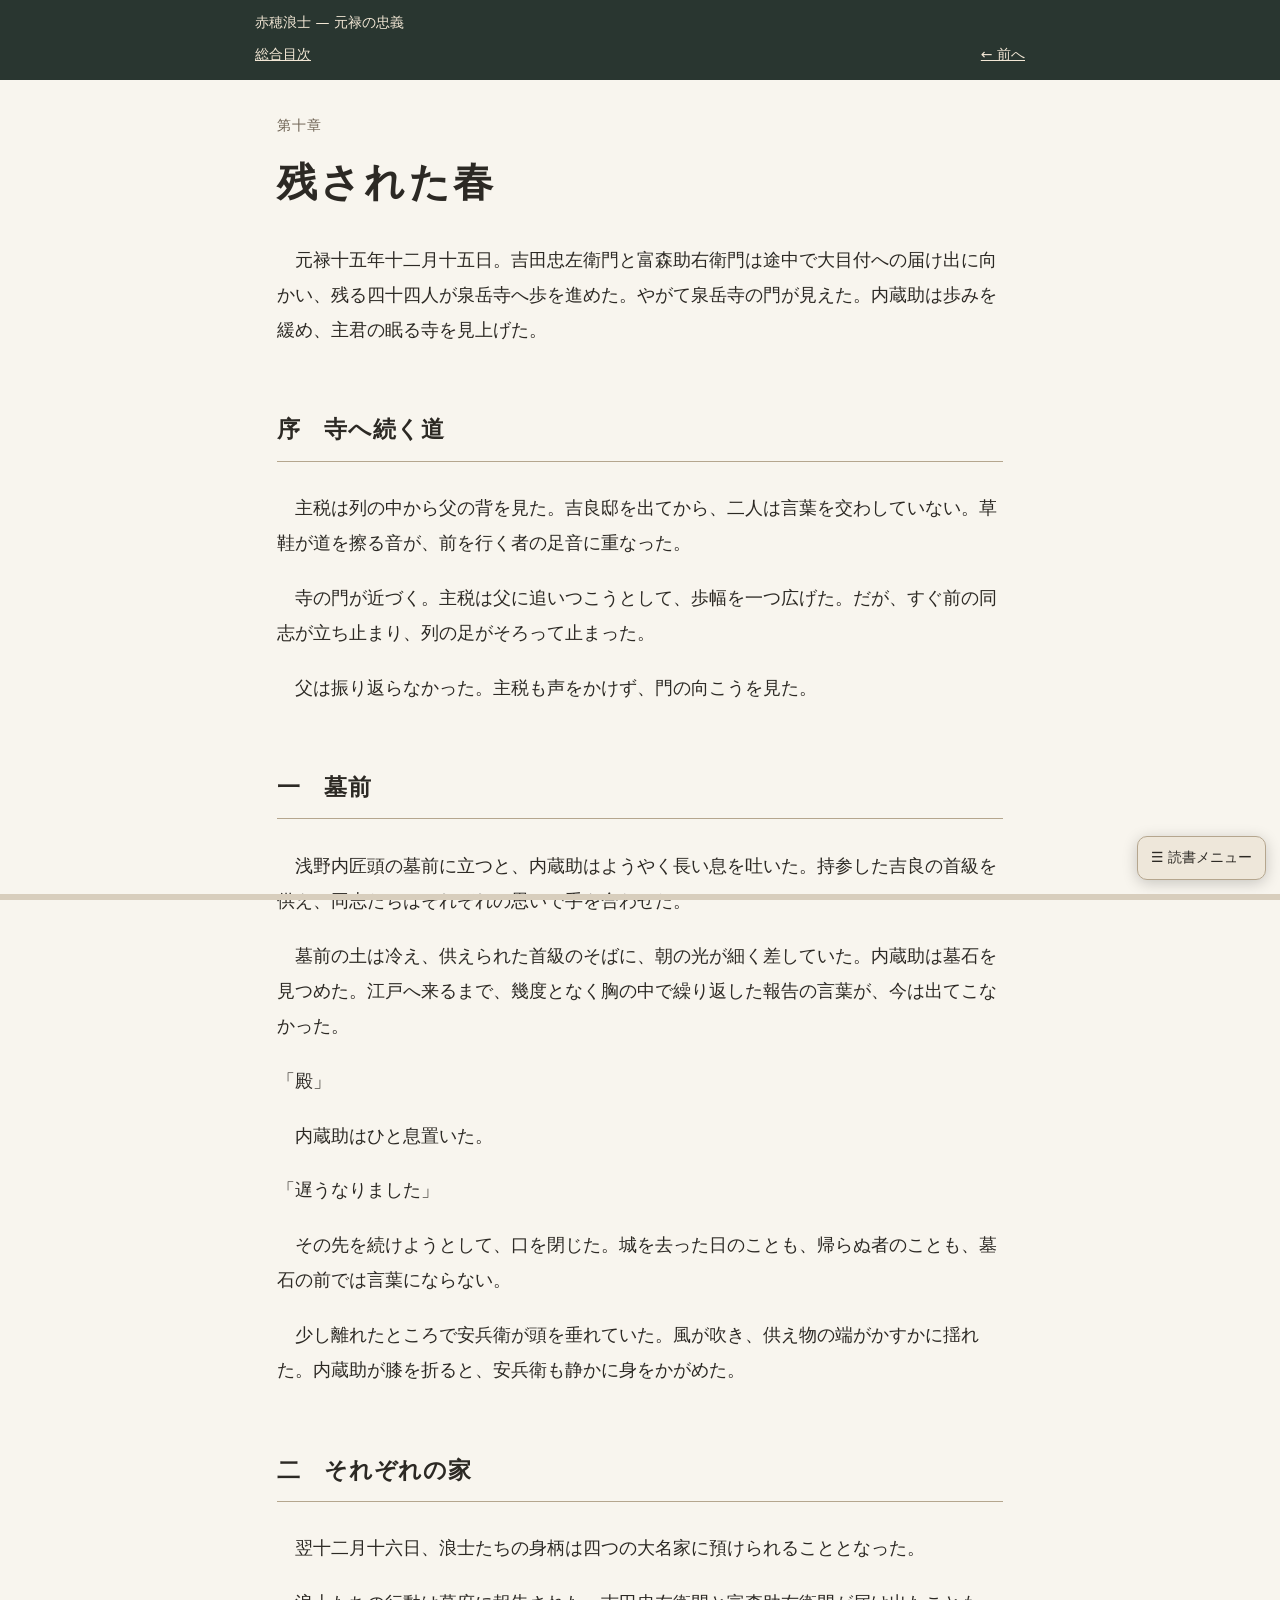
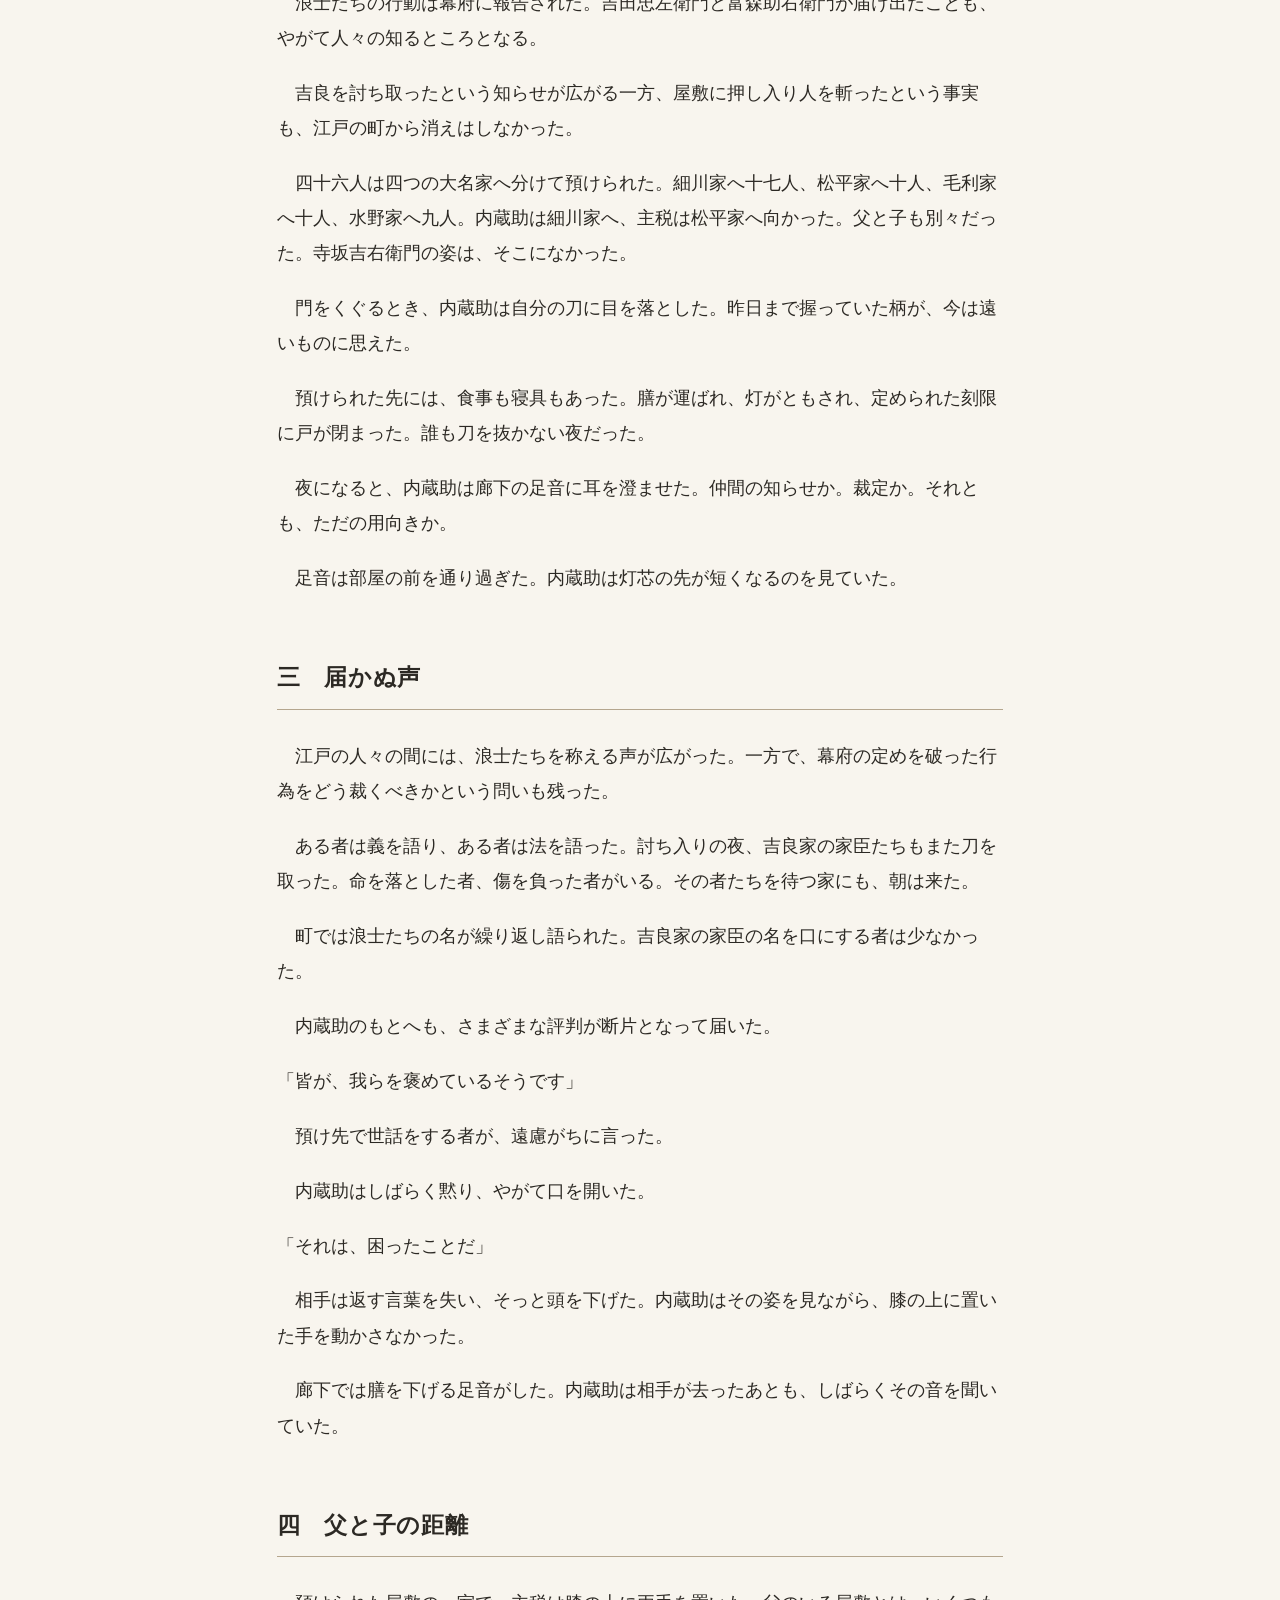
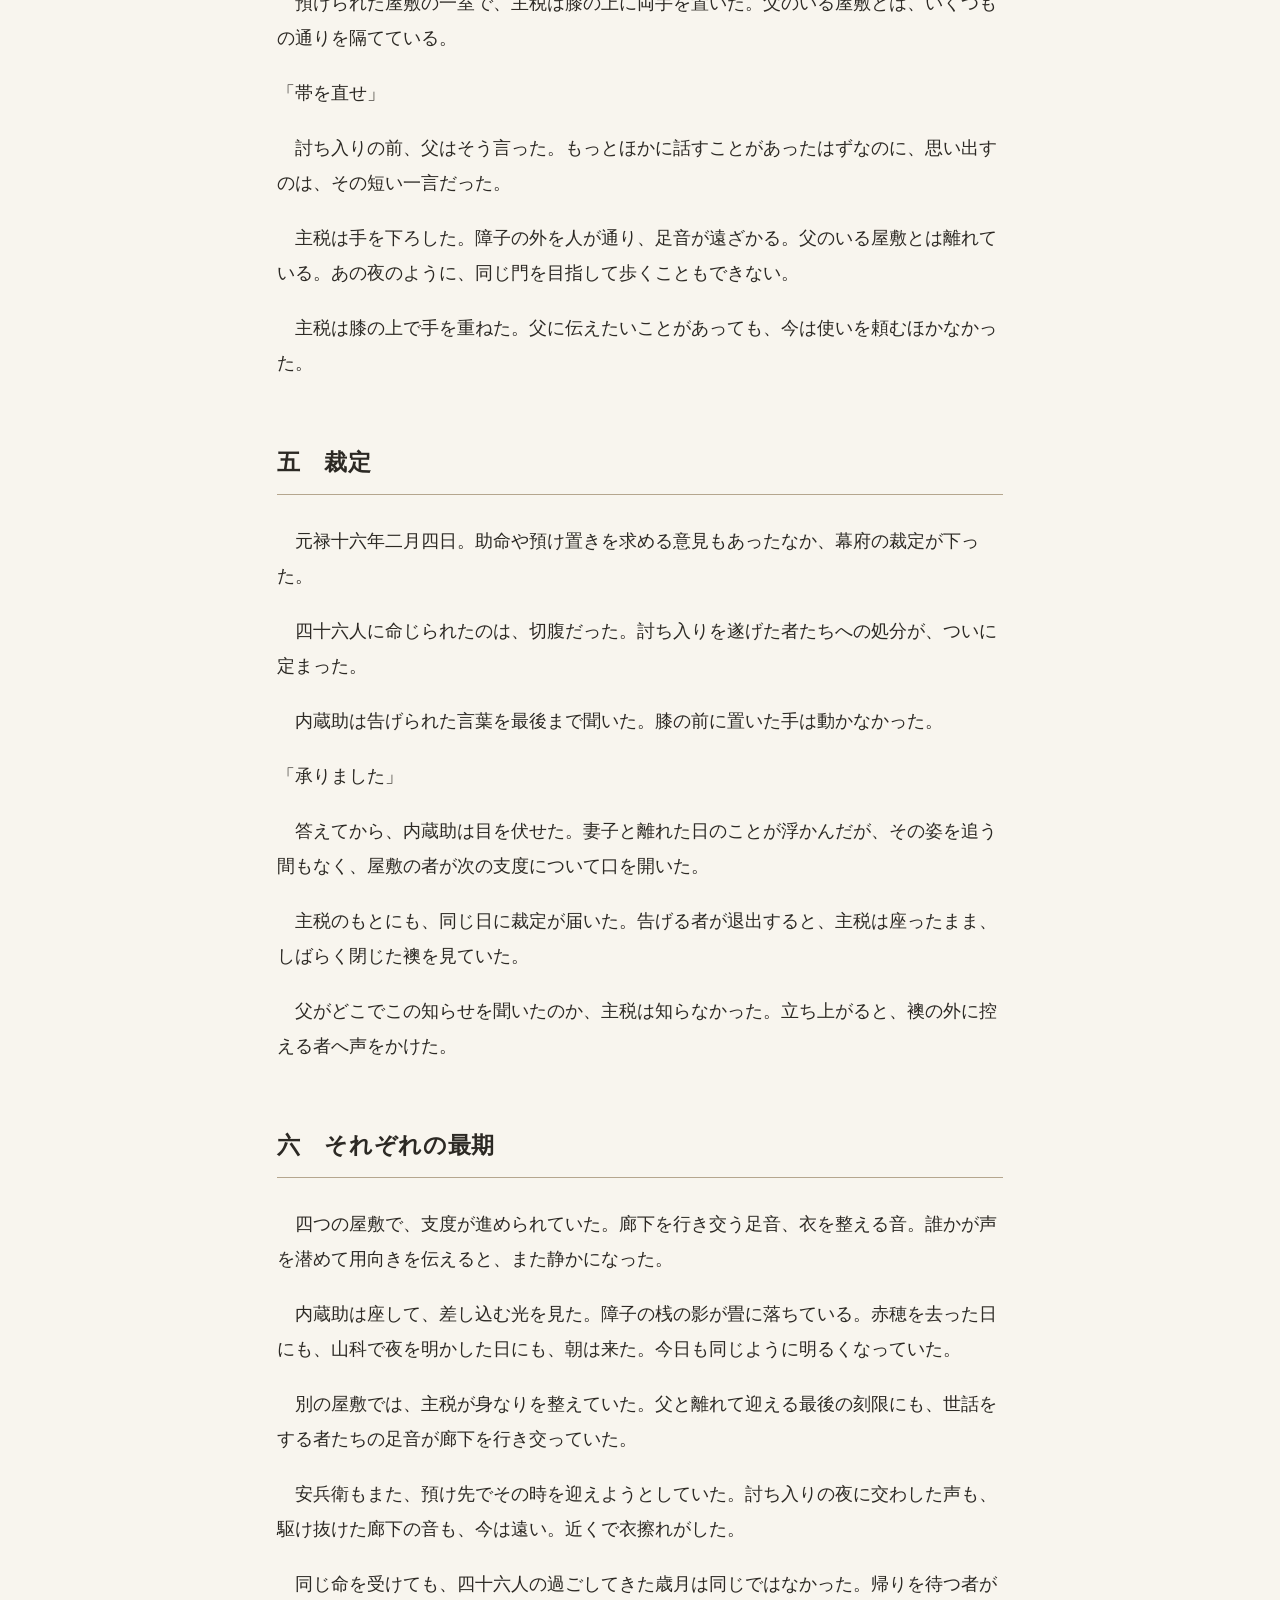
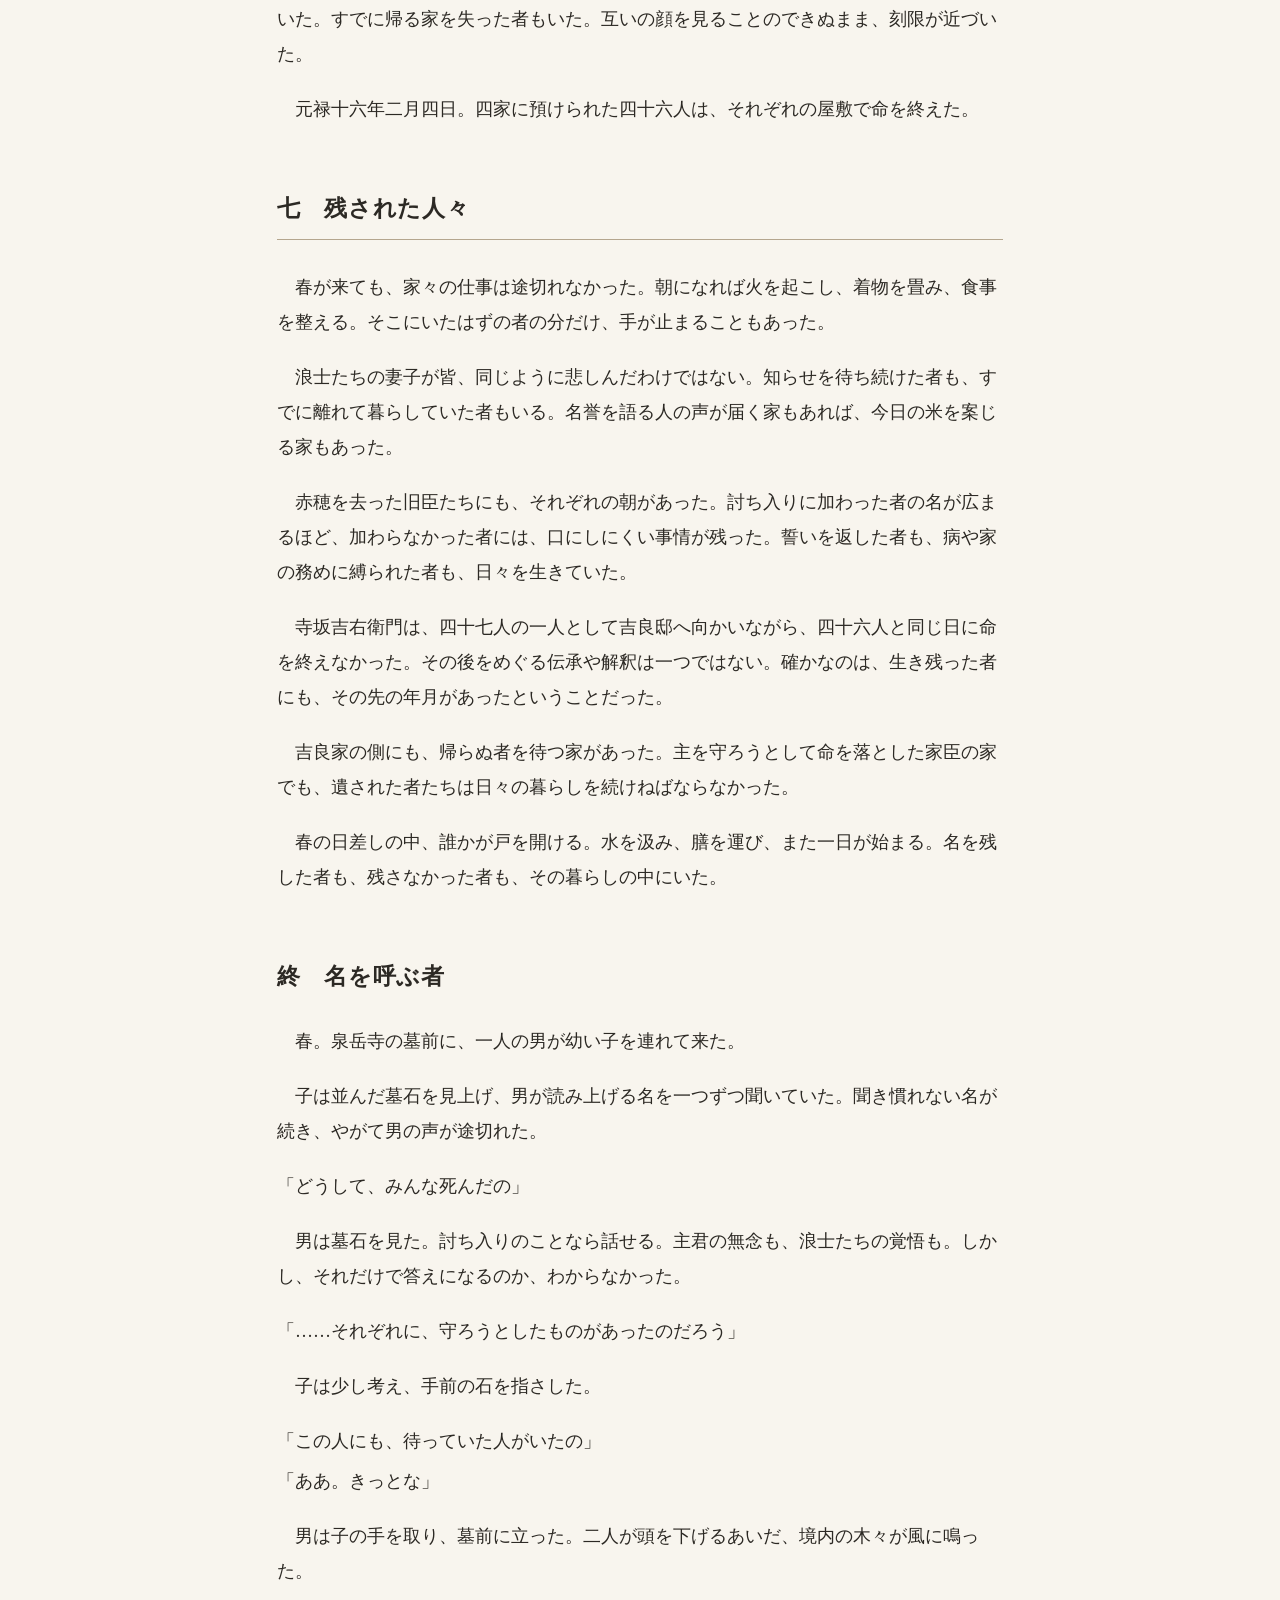
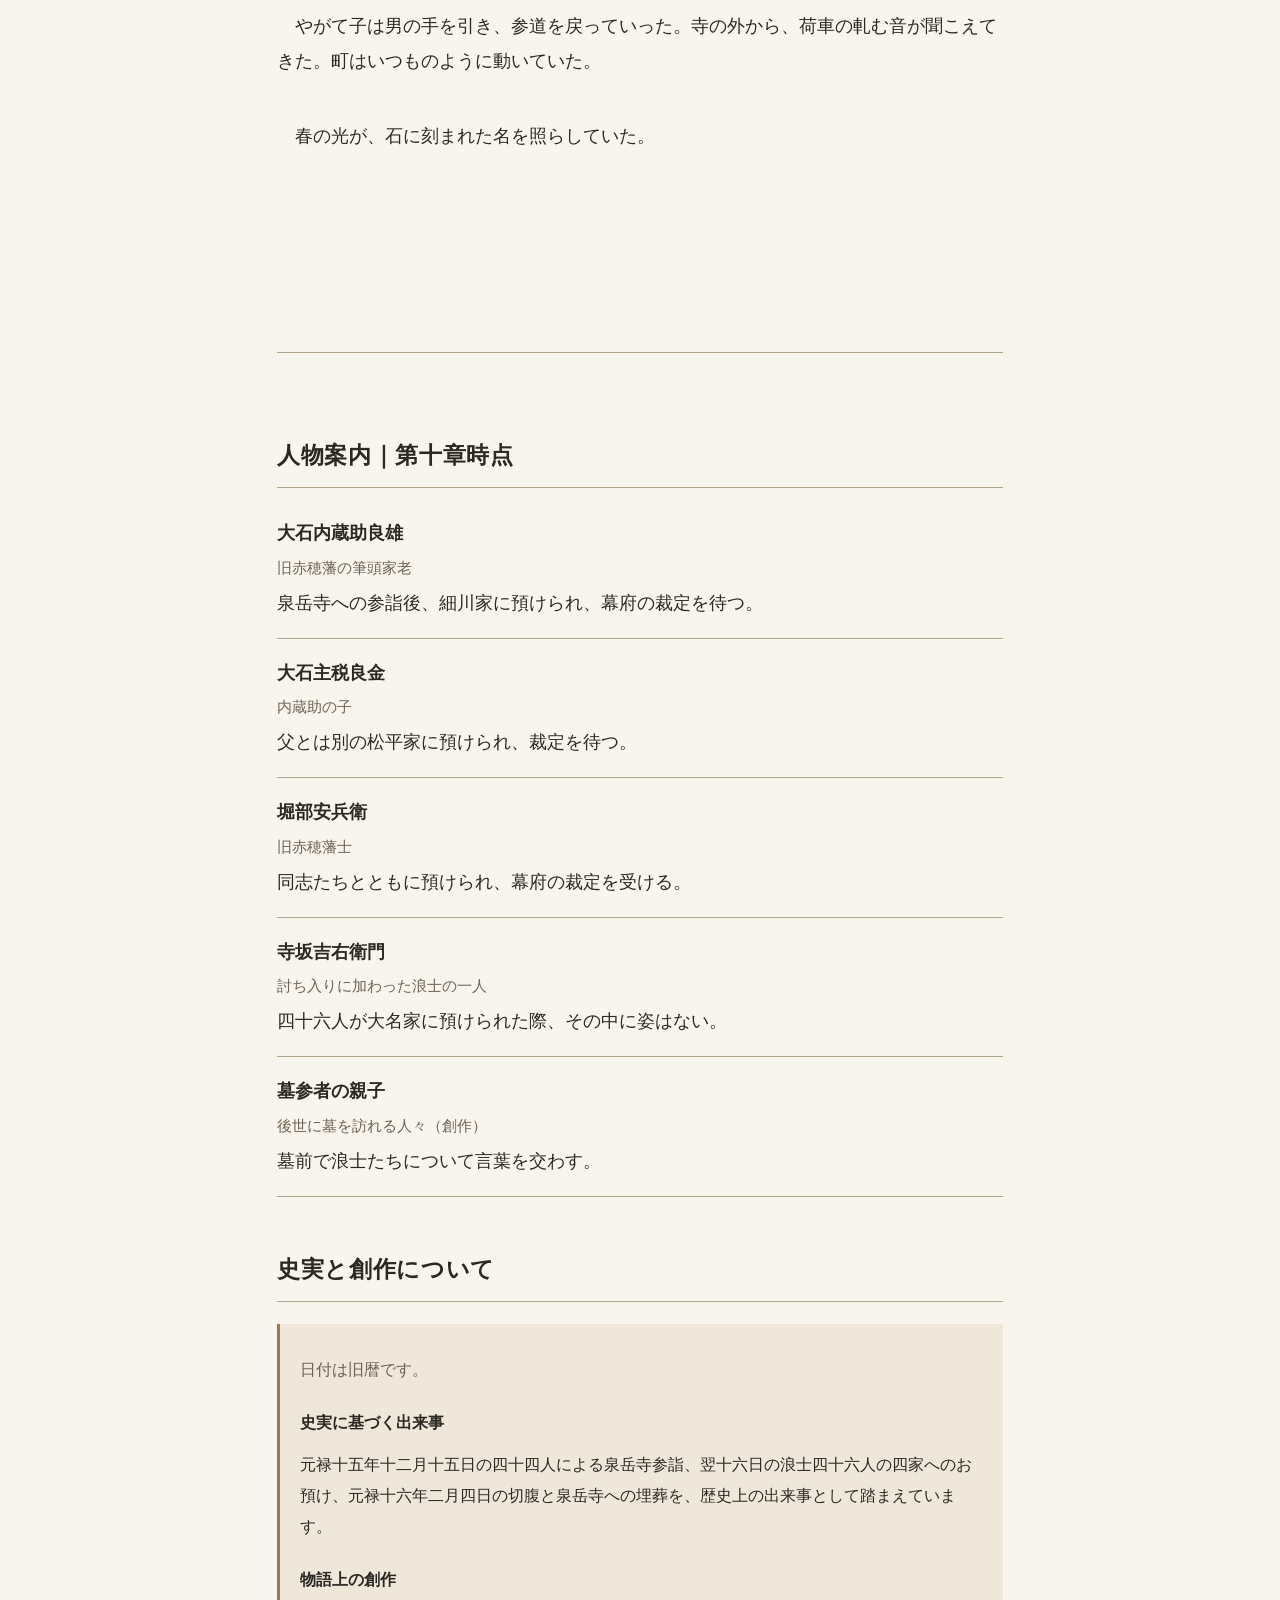
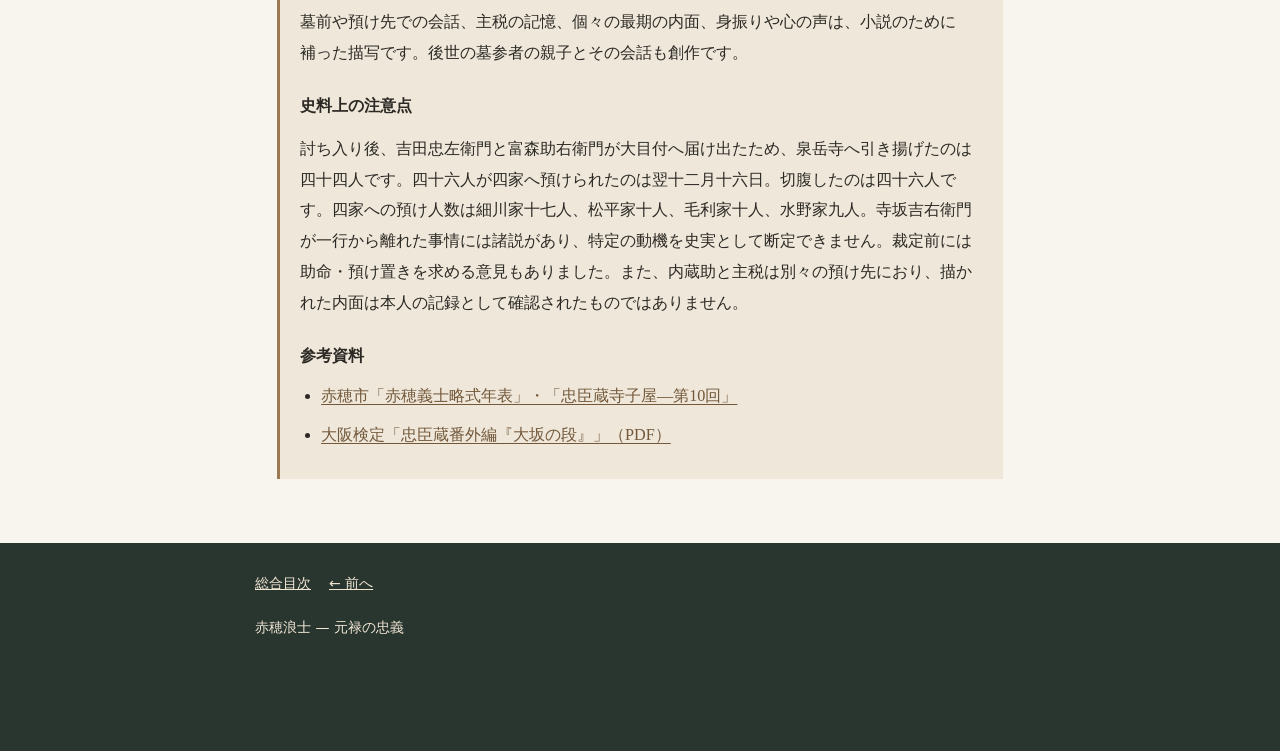
<file: ako-ronin/chapter10.html>
<!DOCTYPE html>

<html lang="ja">
<head><meta charset="utf-8"/><meta content="width=device-width,initial-scale=1" name="viewport"/><title>第十章 残された春｜赤穂浪士 元禄の忠義</title><style>body{margin:0;background:#f7f2e8;color:#29251e;font-family:'Yu Mincho','Hiragino Mincho ProN',serif;line-height:2.15}main{max-width:750px;margin:auto;padding:45px 22px 100px}h1{font-size:2rem;letter-spacing:.13em}h2{font-size:1.3rem;margin-top:3em;border-bottom:1px solid #b7a991;padding-bottom:.5em}p{text-indent:1em;margin:1.3em 0}.dialogue{text-indent:0;margin-left:1em}.note{background:#eee6d8;padding:20px;font-size:.92rem}header,footer{background:#28342f;color:#f7f2e8;padding:15px 25px}a{color:#79552c}.sub{color:#806d53}button{padding:8px 13px;border:1px solid #aaa;background:transparent;color:inherit;border-radius:6px}body.night{background:#171b1b;color:#ddd5c7}body.night .note{background:#30332f}body.night a{color:#e4bb7e}/* 最終章の余韻：本文と資料欄を視覚的に切り分ける */
main h2.final-epilogue{border-bottom:0;padding-bottom:0}
main .final-line{margin-top:2.2em;margin-bottom:0}
main .character-guide{margin-top:clamp(110px,22vh,220px);padding-top:1.2em;border-top:1px solid var(--line)}
@media(max-width:600px){main .character-guide{margin-top:clamp(100px,19vh,180px)}}
</style><style>*{box-sizing:border-box}html{scroll-behavior:smooth}body{margin:0;background:#f8f5ee;color:#2c2924;font-family:"Hiragino Mincho ProN","Yu Mincho",serif;font-size:18px;line-height:2.25}header,footer{background:#293630;color:#fff;padding:12px 22px}header a,footer a{color:#f2e7d5}main{max-width:770px;margin:auto;padding:34px 23px 90px}h1{font-size:clamp(1.8rem,5vw,2.5rem);letter-spacing:.13em}h2{font-size:1.27em;margin:3em 0 1.5em;border-bottom:1px solid #c9bba6;padding-bottom:.5em}p{margin:1.1em 0;text-indent:1em}p.dialogue{text-indent:0;margin:1.5em 0}p.inner{font-style:italic;color:#625141;margin:1.6em 1em;text-indent:0}p.break{text-align:center;text-indent:0;color:#8b7962;margin:2em 0}nav{display:flex;gap:15px;flex-wrap:wrap}a{color:#73583a}.kicker{color:#826d51;letter-spacing:.14em;font-size:.85em}.note{padding:15px 18px;background:#eee7da;border-left:3px solid #9b7a51;font-size:.85em;line-height:1.8;margin:24px 0}.note p{text-indent:0;margin:.4em 0}ruby rt{font-size:.52em}body.hide-ruby rt{display:none}.reader-tools{position:fixed;z-index:40;top:12px;right:12px;background:#f2eadc;color:#2c2924;border-radius:12px;padding:10px;display:flex;gap:9px;align-items:center;box-shadow:0 5px 22px #0003;font:14px system-ui,sans-serif}.reader-tools button{border:1px solid #9b907d;border-radius:20px;background:white;padding:8px 12px;cursor:pointer;color:#29251f}button:focus-visible{outline:3px solid #8d7452}@media(max-width:700px){.reader-tools{top:auto;bottom:16px;left:12px;right:12px;justify-content:center;transform:translateY(calc(100% + 35px));opacity:0;pointer-events:none;transition:transform .22s,opacity .22s}body.menu-open .reader-tools{transform:translateY(0);opacity:1;pointer-events:auto}}
/* 組版は一元管理。行末の自動均等化やpretty折返しは使用しない */
main section p{display:block;max-width:none;width:auto;line-height:1.9;margin:.9em 0;text-align:start;text-wrap:wrap;letter-spacing:normal;word-spacing:normal;white-space:normal;word-break:normal;overflow-wrap:normal;line-break:strict;text-indent:1em}
main section p.dialogue{margin:.35em 0 .55em;text-indent:0}
main section p.dialogue+p.dialogue{margin-top:.15em}
main section p.inner{margin:1em 0 1.1em 1em;text-indent:0;font-style:italic}
main section p.break{text-align:center;text-indent:0;margin:2em 0}
main section ruby{white-space:normal}
@media(max-width:700px){main{padding-left:20px;padding-right:20px}}

main p.dialogue {text-indent:0 !important; margin-top:.28em !important; margin-bottom:.28em !important;}
main p.dialogue + p.dialogue {margin-top:.12em !important;}

main p.dialogue{text-indent:0!important;margin-top:.28em!important;margin-bottom:.28em!important;}

/* Unified, compact reader controls */
:root{--reader-font-size:18px}
html{scroll-behavior:smooth;scroll-padding-top:75px}
main{font-size:var(--reader-font-size);overflow-wrap:break-word;min-width:0}
main p,main li,main .person,main .panel{overflow-wrap:break-word}
.reader-launch{position:fixed;right:max(12px,calc((100vw - 780px)/2));top:12px;z-index:30}
.reader-launch button,.reader-panel button{font-family:system-ui,sans-serif;border:1px solid var(--line);border-radius:10px;background:var(--soft);color:var(--ink);padding:9px 12px;cursor:pointer;touch-action:manipulation}
.reader-launch button{box-shadow:0 3px 16px #0002;font-size:13px;min-height:42px}
.reader-panel[hidden]{display:none!important}
.reader-panel{position:fixed;right:max(12px,calc((100vw - 780px)/2));top:62px;z-index:31;width:min(355px,calc(100vw - 24px));max-height:calc(100dvh - 78px);overflow:auto;background:var(--paper);color:var(--ink);border:1px solid var(--line);border-radius:15px;box-shadow:0 12px 45px #0004;padding:16px;font-family:system-ui,sans-serif;font-size:14px}
.reader-panel-head,.reader-option{display:flex;align-items:center;justify-content:space-between;gap:12px}
.reader-panel-head{padding-bottom:12px;border-bottom:1px solid var(--line)}
.reader-panel-head button{padding:5px 11px}
.reader-option{padding:14px 0;border-bottom:1px solid var(--line)}
.size-buttons{display:flex;align-items:center;gap:8px}
.size-buttons button{font-size:21px;font-weight:600;width:43px;height:43px;padding:0}
.size-buttons output{min-width:43px;text-align:center;font-variant-numeric:tabular-nums}
.reader-panel button:disabled{opacity:.4;cursor:default}
.reader-links{display:flex;justify-content:space-between;gap:10px;padding:14px 0;border-bottom:1px solid var(--line)}
.reader-links a{color:var(--accent);text-decoration:underline}
.reader-hint{font-size:12px;line-height:1.7;color:var(--muted);margin:10px 0 0;text-indent:0}
#reading-progress{position:fixed;top:0;left:0;right:0;height:3px;z-index:35;pointer-events:none}
#reading-progress-fill{height:100%;width:0;background:#aa6d4b;transition:width .1s linear}
@media(max-width:600px){header{padding-right:145px}main{padding:38px 18px 75px}.people{grid-template-columns:1fr}}

/* Chapter theme and text flow */
:root{--paper:#f8f5ee;--ink:#2c2924;--muted:#6e6253;--line:#d8ccbb;--accent:#73583a;--soft:#eee7da}
body{background:var(--paper)!important;color:var(--ink)!important}
main{font-size:var(--reader-font-size)!important;overflow-wrap:break-word;max-width:770px}
main section p{overflow-wrap:break-word;word-break:normal;white-space:normal;text-align:left;text-wrap:wrap}
html[data-theme="night"]{--paper:#1e2324;--ink:#e9e0d3;--muted:#b7aaa0;--line:#555c5c;--accent:#d8bb8d;--soft:#343838;color-scheme:dark}
html[data-theme="night"] .note{background:#343838;color:var(--ink)}
html[data-theme="night"] main .inner{color:#c4af91}
html[data-theme="night"] h2{border-color:#62605b}
html[data-theme="night"] main a{color:var(--accent)}
html[data-theme="night"] header a,html[data-theme="night"] footer a{color:#f2e7d5}
@media(max-width:600px){header{padding-right:150px!important}}

.interlude-intro{font-size:1.06em;line-height:2.0}.map-frame,.diagram{border:1px solid var(--line);border-radius:14px;background:var(--soft);padding:16px;margin:20px 0}.map-frame svg{display:block;width:100%;height:auto}.map-caption,.smallnote{font-size:.78em;color:var(--muted);line-height:1.8;text-indent:0}.people-grid{display:grid;grid-template-columns:repeat(2,minmax(0,1fr));gap:12px}.person-card{background:var(--soft);border:1px solid var(--line);padding:13px;border-radius:10px;line-height:1.7}.person-card strong{display:block}.person-card span{display:block;font-size:.82em;color:var(--muted)}.relation{display:grid;grid-template-columns:1fr 1fr;gap:12px;align-items:center}.relation .wide{grid-column:1/-1;text-align:center}.relation .person-card{text-align:center}.relation-arrow{text-align:center;font-size:.8em;color:var(--muted);padding:4px}.timeline{border-left:2px solid var(--accent);margin-left:12px;padding-left:22px}.timeline article{position:relative;margin:0 0 24px}.timeline article:before{content:"";position:absolute;left:-29px;top:10px;width:11px;height:11px;border-radius:50%;background:var(--accent)}.timeline time{font-weight:bold;color:var(--accent)}.timeline p{margin:.3em 0;text-indent:0}.tag{font-size:.8em;color:var(--muted)}.reader-links{flex-wrap:wrap}main .map-frame p,main .diagram p,main .person-card p{ text-indent:0 }@media(max-width:600px){.people-grid{grid-template-columns:1fr}.map-frame,.diagram{padding:10px}.relation{gap:7px}.person-card{padding:9px}}

/* 第一本幕間：図版の横幅と縮尺を保つ */
.relationship-figure,.accurate-map{width:100%;max-width:100%;overflow:hidden;margin:22px 0;border-radius:12px;}
.relationship-figure svg,.accurate-map svg{display:block;width:100%;height:auto;aspect-ratio:auto;}
.relationship-figure{border:1px solid var(--line,#d5c8b4);background:#f8f5ef;}
body.night .relationship-figure,body.dark .relationship-figure{background:#f8f5ef;}
.accurate-map{border:1px solid #c5cfc9;}
@media(max-width:600px){.relationship-figure{overflow-x:auto}.relationship-figure svg{min-width:570px}.accurate-map svg{min-width:0}}

/* 序章と共通の広域地図 */
.shared-story-map{background:#f1ece2;padding:12px;overflow:hidden}
.shared-story-map svg{display:block;width:100%;height:auto;max-width:100%}
.shared-story-map .map-label text{font-size:15px;fill:#473d30;paint-order:stroke;stroke:#f3ebd8;stroke-width:4px;stroke-linejoin:round}
.shared-story-map .map-label .important{font-size:22px;font-weight:bold}
.shared-story-map .map-point circle{fill:#6e6556;stroke:#fff7e6;stroke-width:2}
.shared-story-map .map-point .major{fill:#a14e3d}
</style><style>/* 第2章の心の声を継承 */
main p.inner{font-family:"Hiragino Mincho ProN","Yu Mincho",serif;font-style:italic;color:#625141;margin:1.6em 1em;text-indent:0;line-height:2.25}
html[data-theme="night"] main p.inner{color:#c4af91}
main p.dialogue{text-indent:0;margin:.35em 0 .55em}
</style><style id="unified-navigation-style">.ako-unified-nav{position:sticky;top:0;z-index:9999;background:#292722;color:#fff;padding:9px 14px;display:flex;align-items:center;gap:12px;flex-wrap:wrap;font-family:system-ui,sans-serif;font-size:13px;box-shadow:0 2px 7px #0003}.ako-unified-nav a{color:#fff;text-decoration:none;border-bottom:1px solid #ffffff70}.ako-unified-nav select{min-width:150px;max-width:230px;background:#faf7f0;color:#222;border:1px solid #aaa;border-radius:6px;padding:6px;font-size:13px}.ako-unified-nav .ako-label{font-weight:700}.ako-unified-nav .ako-next{margin-left:auto}.ako-unified-nav a[aria-disabled="true"]{opacity:.35;pointer-events:none}@media(max-width:540px){.ako-unified-nav{gap:7px;padding:8px}.ako-unified-nav .ako-label{width:100%;font-size:12px}.ako-unified-nav select{flex:1;min-width:110px}.ako-unified-nav .ako-next{margin-left:0}}</style><style>
/* Step 3: keep section shortcuts without duplicating chapter navigation. */
.ako-unified-nav .ako-section-links{display:inline-flex;flex-wrap:wrap;gap:.5rem;align-items:center}
.ako-unified-nav .ako-section-links a{font-size:.83em;opacity:.85}
</style><link rel="stylesheet" href="reader.css?v=7"/></head>
<body><header class="book-header book-header-compact"><a class="book-title" href="index.html">赤穂浪士 — 元禄の忠義</a><nav class="book-nav" aria-label="章の移動"><a href="index.html">総合目次</a><a href="chapter09.html">← 前へ</a></nav></header><div aria-hidden="true" id="reading-progress"><div id="reading-progress-fill"></div></div><div class="reader-launch"><button aria-controls="reader-panel" aria-expanded="false" aria-label="読書メニューを開く" id="reader-open" type="button">☰ <span>読書メニュー</span></button></div><dialog class="reader-panel" aria-labelledby="reader-heading" id="reader-panel"><div class="reader-panel-head"><strong id="reader-heading">読書メニュー</strong><button aria-label="閉じる" id="reader-close" type="button">✕</button></div><div class="reader-option reader-chapter"><label for="reader-chapter-select">章を選ぶ</label><select id="reader-chapter-select" aria-label="章を選ぶ" onchange="location.href=this.value"><option value="index.html">総合目次</option><option value="chapter01.html">第一章｜元禄の春</option><option value="chapter02.html">第二章｜松の廊下</option><option value="chapter03.html">第三章｜赤穂城明け渡し</option><option value="interlude01.html">幕間一｜城を失った人々</option><option value="chapter04.html">第四章｜山科の静寂</option><option value="chapter05.html">第五章｜散りゆく同志</option><option value="chapter06.html">第六章｜円山の決断</option><option value="interlude02.html">幕間二｜城を離れて、道を選ぶ</option><option value="chapter07.html">第七章｜誓いの行方</option><option value="chapter08.html">第八章｜江戸の夜を測る</option><option value="chapter09.html">第九章｜雪の門</option><option value="chapter10.html" selected>第十章｜残された春</option></select></div><div class="reader-option"><span>画面表示</span><button id="night-toggle" type="button">夜表示</button></div><div class="reader-option"><span>文字サイズ</span><div class="size-buttons"><button aria-label="文字を小さくする" id="font-minus" type="button">−</button><output aria-live="polite" id="font-current">18px</output><button aria-label="文字を大きくする" id="font-plus" type="button">＋</button></div></div><div class="reader-option"><span>ルビ（ふりがな）</span><button id="ruby-toggle" type="button" aria-pressed="true">ルビ：オン</button></div><div class="reader-option"><span>このページの読書進捗</span><output id="reading-percent" aria-live="off">0%</output></div><div class="reader-links"><a href="#people">人物案内</a><a href="chapter09.html">← 第九章</a><a href="index.html">総合目次</a></div><div class="reader-option"><span>前回の位置</span><button id="resume-reading" type="button">続きから</button></div><p class="reader-hint">表示設定は全ページで共通です。読書位置はページごとにこの端末へ保存します。</p></dialog><main><div class="chapter-label">第十章</div><h1>残された春</h1><p>元禄十五年十二月十五日。吉田忠左衛門と富森助右衛門は途中で大目付への届け出に向かい、残る四十四人が泉岳寺へ歩を進めた。やがて泉岳寺の門が見えた。内蔵助は歩みを緩め、主君の眠る寺を見上げた。</p><h2>序　寺へ続く道</h2><p>主税は列の中から父の背を見た。吉良邸を出てから、二人は言葉を交わしていない。草鞋が道を擦る音が、前を行く者の足音に重なった。</p><p>寺の門が近づく。主税は父に追いつこうとして、歩幅を一つ広げた。だが、すぐ前の同志が立ち止まり、列の足がそろって止まった。</p><p>父は振り返らなかった。主税も声をかけず、門の向こうを見た。</p><h2>一　墓前</h2><p>浅野内匠頭の墓前に立つと、内蔵助はようやく長い息を吐いた。持参した吉良の首級を供え、同志たちはそれぞれの思いで手を合わせた。</p><p>墓前の土は冷え、供えられた首級のそばに、朝の光が細く差していた。内蔵助は墓石を見つめた。江戸へ来るまで、幾度となく胸の中で繰り返した報告の言葉が、今は出てこなかった。</p><p class="dialogue">「殿」</p><p>内蔵助はひと息置いた。</p><p class="dialogue">「遅うなりました」</p><p>その先を続けようとして、口を閉じた。城を去った日のことも、帰らぬ者のことも、墓石の前では言葉にならない。</p><p>少し離れたところで安兵衛が頭を垂れていた。風が吹き、供え物の端がかすかに揺れた。内蔵助が膝を折ると、安兵衛も静かに身をかがめた。</p><h2>二　それぞれの家</h2><p>翌十二月十六日、浪士たちの身柄は四つの大名家に預けられることとなった。</p><p>浪士たちの行動は幕府に報告された。吉田忠左衛門と富森助右衛門が届け出たことも、やがて人々の知るところとなる。</p><p>吉良を討ち取ったという知らせが広がる一方、屋敷に押し入り人を斬ったという事実も、江戸の町から消えはしなかった。</p><p>四十六人は四つの大名家へ分けて預けられた。細川家へ十七人、松平家へ十人、毛利家へ十人、水野家へ九人。内蔵助は細川家へ、主税は松平家へ向かった。父と子も別々だった。寺坂吉右衛門の姿は、そこになかった。</p><p>門をくぐるとき、内蔵助は自分の刀に目を落とした。昨日まで握っていた柄が、今は遠いものに思えた。</p><p>預けられた先には、食事も寝具もあった。膳が運ばれ、灯がともされ、定められた刻限に戸が閉まった。誰も刀を抜かない夜だった。</p><p>夜になると、内蔵助は廊下の足音に耳を澄ませた。仲間の知らせか。裁定か。それとも、ただの用向きか。</p><p>足音は部屋の前を通り過ぎた。内蔵助は灯芯の先が短くなるのを見ていた。</p><h2>三　届かぬ声</h2><p>江戸の人々の間には、浪士たちを称える声が広がった。一方で、幕府の定めを破った行為をどう裁くべきかという問いも残った。</p><p>ある者は義を語り、ある者は法を語った。討ち入りの夜、吉良家の家臣たちもまた刀を取った。命を落とした者、傷を負った者がいる。その者たちを待つ家にも、朝は来た。</p><p>町では浪士たちの名が繰り返し語られた。吉良家の家臣の名を口にする者は少なかった。</p><p>内蔵助のもとへも、さまざまな評判が断片となって届いた。</p><p class="dialogue">「皆が、我らを褒めているそうです」</p><p>預け先で世話をする者が、遠慮がちに言った。</p><p>内蔵助はしばらく黙り、やがて口を開いた。</p><p class="dialogue">「それは、困ったことだ」</p><p>相手は返す言葉を失い、そっと頭を下げた。内蔵助はその姿を見ながら、膝の上に置いた手を動かさなかった。</p><p>廊下では膳を下げる足音がした。内蔵助は相手が去ったあとも、しばらくその音を聞いていた。</p><h2>四　父と子の距離</h2><p>預けられた屋敷の一室で、主税は膝の上に両手を置いた。父のいる屋敷とは、いくつもの通りを隔てている。</p><p class="dialogue">「帯を直せ」</p><p>討ち入りの前、父はそう言った。もっとほかに話すことがあったはずなのに、思い出すのは、その短い一言だった。</p><p>主税は手を下ろした。障子の外を人が通り、足音が遠ざかる。父のいる屋敷とは離れている。あの夜のように、同じ門を目指して歩くこともできない。</p><p>主税は膝の上で手を重ねた。父に伝えたいことがあっても、今は使いを頼むほかなかった。</p><h2>五　裁定</h2><p>元禄十六年二月四日。助命や預け置きを求める意見もあったなか、幕府の裁定が下った。</p><p>四十六人に命じられたのは、切腹だった。討ち入りを遂げた者たちへの処分が、ついに定まった。</p><p>内蔵助は告げられた言葉を最後まで聞いた。膝の前に置いた手は動かなかった。</p><p class="dialogue">「承りました」</p><p>答えてから、内蔵助は目を伏せた。妻子と離れた日のことが浮かんだが、その姿を追う間もなく、屋敷の者が次の支度について口を開いた。</p><p>主税のもとにも、同じ日に裁定が届いた。告げる者が退出すると、主税は座ったまま、しばらく閉じた襖を見ていた。</p><p>父がどこでこの知らせを聞いたのか、主税は知らなかった。立ち上がると、襖の外に控える者へ声をかけた。</p><h2>六　それぞれの最期</h2><p>四つの屋敷で、支度が進められていた。廊下を行き交う足音、衣を整える音。誰かが声を潜めて用向きを伝えると、また静かになった。</p><p>内蔵助は座して、差し込む光を見た。障子の桟の影が畳に落ちている。赤穂を去った日にも、山科で夜を明かした日にも、朝は来た。今日も同じように明るくなっていた。</p><p>別の屋敷では、主税が身なりを整えていた。父と離れて迎える最後の刻限にも、世話をする者たちの足音が廊下を行き交っていた。</p><p>安兵衛もまた、預け先でその時を迎えようとしていた。討ち入りの夜に交わした声も、駆け抜けた廊下の音も、今は遠い。近くで衣擦れがした。</p><p>同じ命を受けても、四十六人の過ごしてきた歳月は同じではなかった。帰りを待つ者がいた。すでに帰る家を失った者もいた。互いの顔を見ることのできぬまま、刻限が近づいた。</p><p>元禄十六年二月四日。四家に預けられた四十六人は、それぞれの屋敷で命を終えた。</p><h2>七　残された人々</h2><p>春が来ても、家々の仕事は途切れなかった。朝になれば火を起こし、着物を畳み、食事を整える。そこにいたはずの者の分だけ、手が止まることもあった。</p><p>浪士たちの妻子が皆、同じように悲しんだわけではない。知らせを待ち続けた者も、すでに離れて暮らしていた者もいる。名誉を語る人の声が届く家もあれば、今日の米を案じる家もあった。</p><p>赤穂を去った旧臣たちにも、それぞれの朝があった。討ち入りに加わった者の名が広まるほど、加わらなかった者には、口にしにくい事情が残った。誓いを返した者も、病や家の務めに縛られた者も、日々を生きていた。</p><p>寺坂吉右衛門は、四十七人の一人として吉良邸へ向かいながら、四十六人と同じ日に命を終えなかった。その後をめぐる伝承や解釈は一つではない。確かなのは、生き残った者にも、その先の年月があったということだった。</p><p>吉良家の側にも、帰らぬ者を待つ家があった。主を守ろうとして命を落とした家臣の家でも、遺された者たちは日々の暮らしを続けねばならなかった。</p><p>春の日差しの中、誰かが戸を開ける。水を汲み、膳を運び、また一日が始まる。名を残した者も、残さなかった者も、その暮らしの中にいた。</p><h2 class="final-epilogue">終　名を呼ぶ者</h2><p>春。泉岳寺の墓前に、一人の男が幼い子を連れて来た。</p><p>子は並んだ墓石を見上げ、男が読み上げる名を一つずつ聞いていた。聞き慣れない名が続き、やがて男の声が途切れた。</p><p class="dialogue">「どうして、みんな死んだの」</p><p>男は墓石を見た。討ち入りのことなら話せる。主君の無念も、浪士たちの覚悟も。しかし、それだけで答えになるのか、わからなかった。</p><p class="dialogue">「……それぞれに、守ろうとしたものがあったのだろう」</p><p>子は少し考え、手前の石を指さした。</p><p class="dialogue">「この人にも、待っていた人がいたの」</p><p class="dialogue">「ああ。きっとな」</p><p>男は子の手を取り、墓前に立った。二人が頭を下げるあいだ、境内の木々が風に鳴った。</p><p>やがて子は男の手を引き、参道を戻っていった。寺の外から、荷車の軋む音が聞こえてきた。町はいつものように動いていた。</p><p class="final-line">春の光が、石に刻まれた名を照らしていた。</p><section class="character-guide" id="people"><h2>人物案内｜第十章時点</h2><dl class="character-list"><div><dt>大石内蔵助良雄</dt><dd><span class="character-role">旧赤穂藩の筆頭家老</span><span class="character-summary">泉岳寺への参詣後、細川家に預けられ、幕府の裁定を待つ。</span></dd></div><div><dt>大石主税良金</dt><dd><span class="character-role">内蔵助の子</span><span class="character-summary">父とは別の松平家に預けられ、裁定を待つ。</span></dd></div><div><dt>堀部安兵衛</dt><dd><span class="character-role">旧赤穂藩士</span><span class="character-summary">同志たちとともに預けられ、幕府の裁定を受ける。</span></dd></div><div><dt>寺坂吉右衛門</dt><dd><span class="character-role">討ち入りに加わった浪士の一人</span><span class="character-summary">四十六人が大名家に預けられた際、その中に姿はない。</span></dd></div><div><dt>墓参者の親子</dt><dd><span class="character-role">後世に墓を訪れる人々（創作）</span><span class="character-summary">墓前で浪士たちについて言葉を交わす。</span></dd></div></dl></section><section class="historical-note" id="historical-note"><h2>史実と創作について</h2><div class="historical-note-body"><p class="note-dates">日付は旧暦です。</p><h3>史実に基づく出来事</h3><p>元禄十五年十二月十五日の四十四人による泉岳寺参詣、翌十六日の浪士四十六人の四家へのお預け、元禄十六年二月四日の切腹と泉岳寺への埋葬を、歴史上の出来事として踏まえています。</p><h3>物語上の創作</h3><p>墓前や預け先での会話、主税の記憶、個々の最期の内面、身振りや心の声は、小説のために補った描写です。後世の墓参者の親子とその会話も創作です。</p><h3>史料上の注意点</h3><p>討ち入り後、吉田忠左衛門と富森助右衛門が大目付へ届け出たため、泉岳寺へ引き揚げたのは四十四人です。四十六人が四家へ預けられたのは翌十二月十六日。切腹したのは四十六人です。四家への預け人数は細川家十七人、松平家十人、毛利家十人、水野家九人。寺坂吉右衛門が一行から離れた事情には諸説があり、特定の動機を史実として断定できません。裁定前には助命・預け置きを求める意見もありました。また、内蔵助と主税は別々の預け先におり、描かれた内面は本人の記録として確認されたものではありません。</p><h3>参考資料</h3><ul class="reference-list"><li><a href="https://www.city.ako.lg.jp/kensetsu/kankou/samurai/nenpyo2.html" target="_blank" rel="noopener noreferrer">赤穂市「赤穂義士略式年表」・「忠臣蔵寺子屋―第10回」</a></li><li><a href="https://www.osaka-kentei.jp/pdf/2016/osk_houkoku2016_07.pdf" target="_blank" rel="noopener noreferrer">大阪検定「忠臣蔵番外編『大坂の段』」（PDF）</a></li></ul></div></section></main><footer class="book-footer"><nav aria-label="章の移動（末尾）"><a href="index.html">総合目次</a><a href="chapter09.html">← 前へ</a></nav><p>赤穂浪士 — 元禄の忠義</p></footer><script src="reader.js?v=6"></script></body></html>
</file>
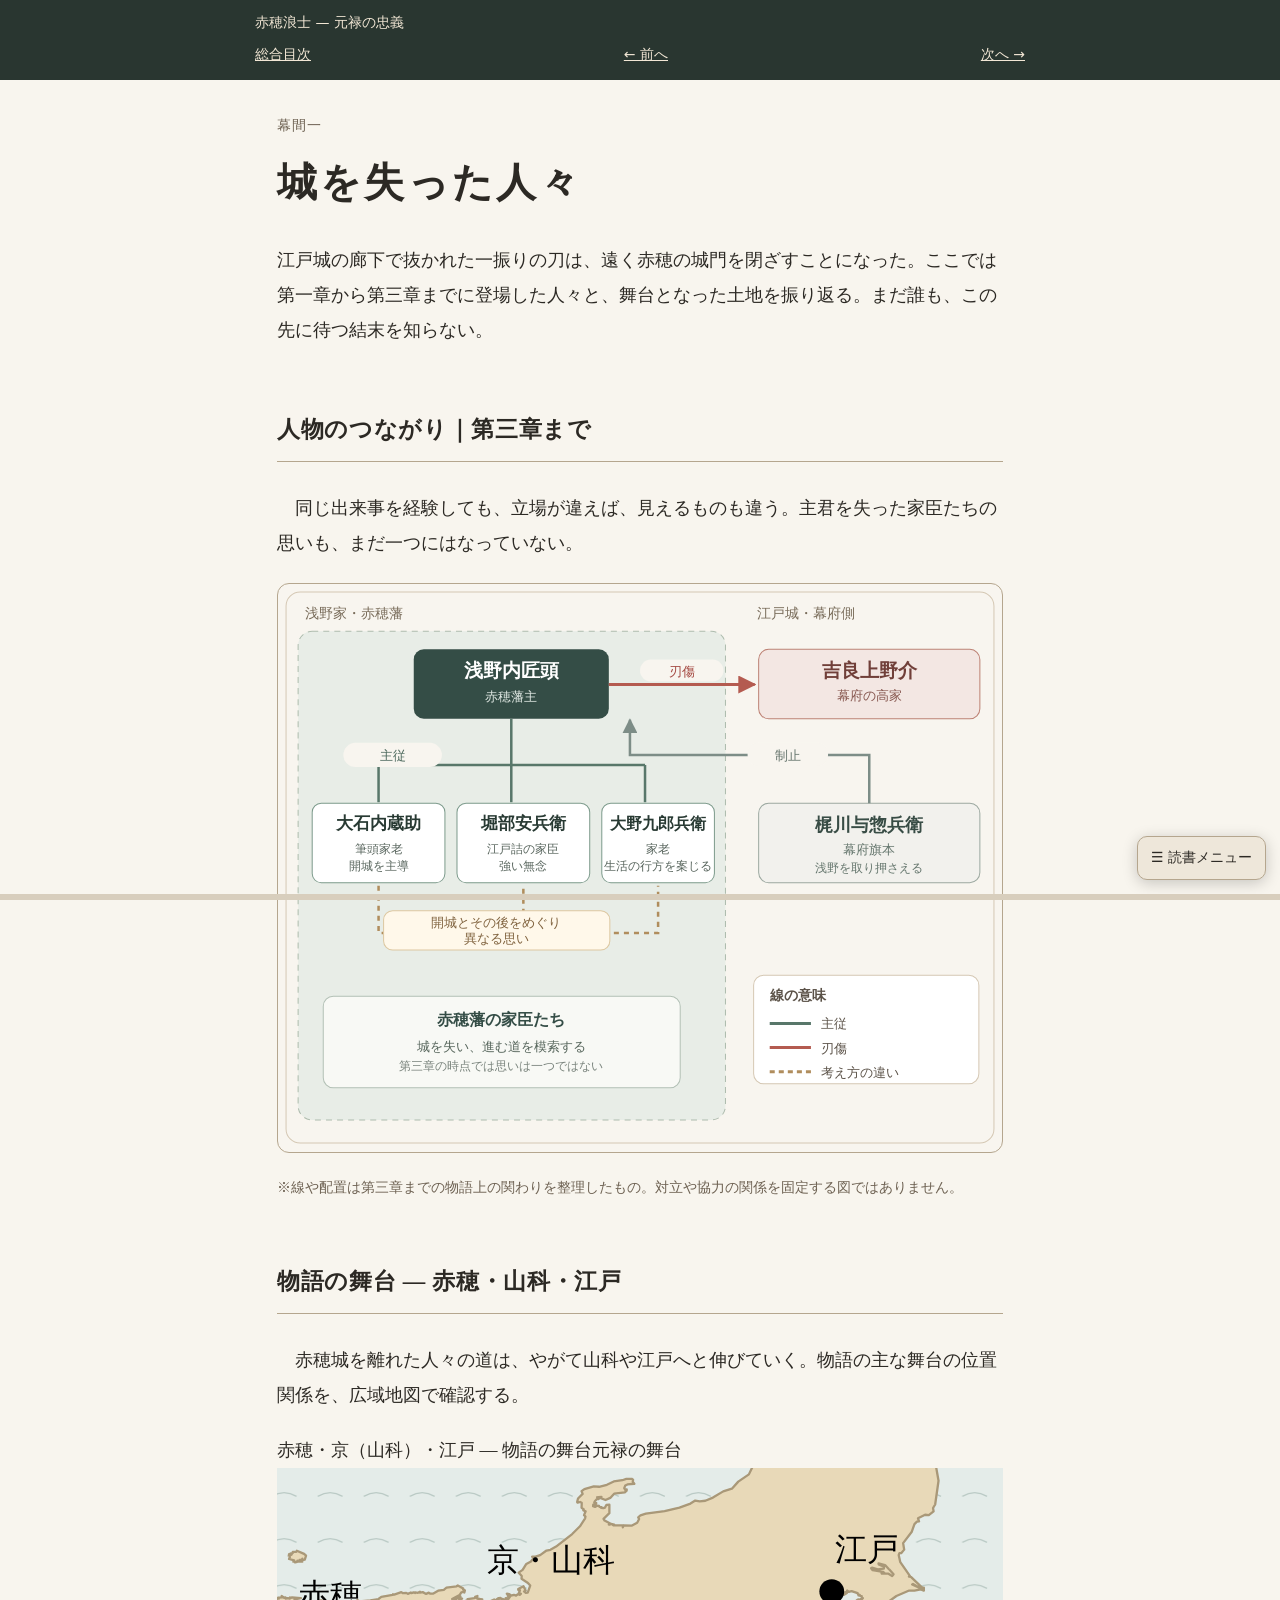
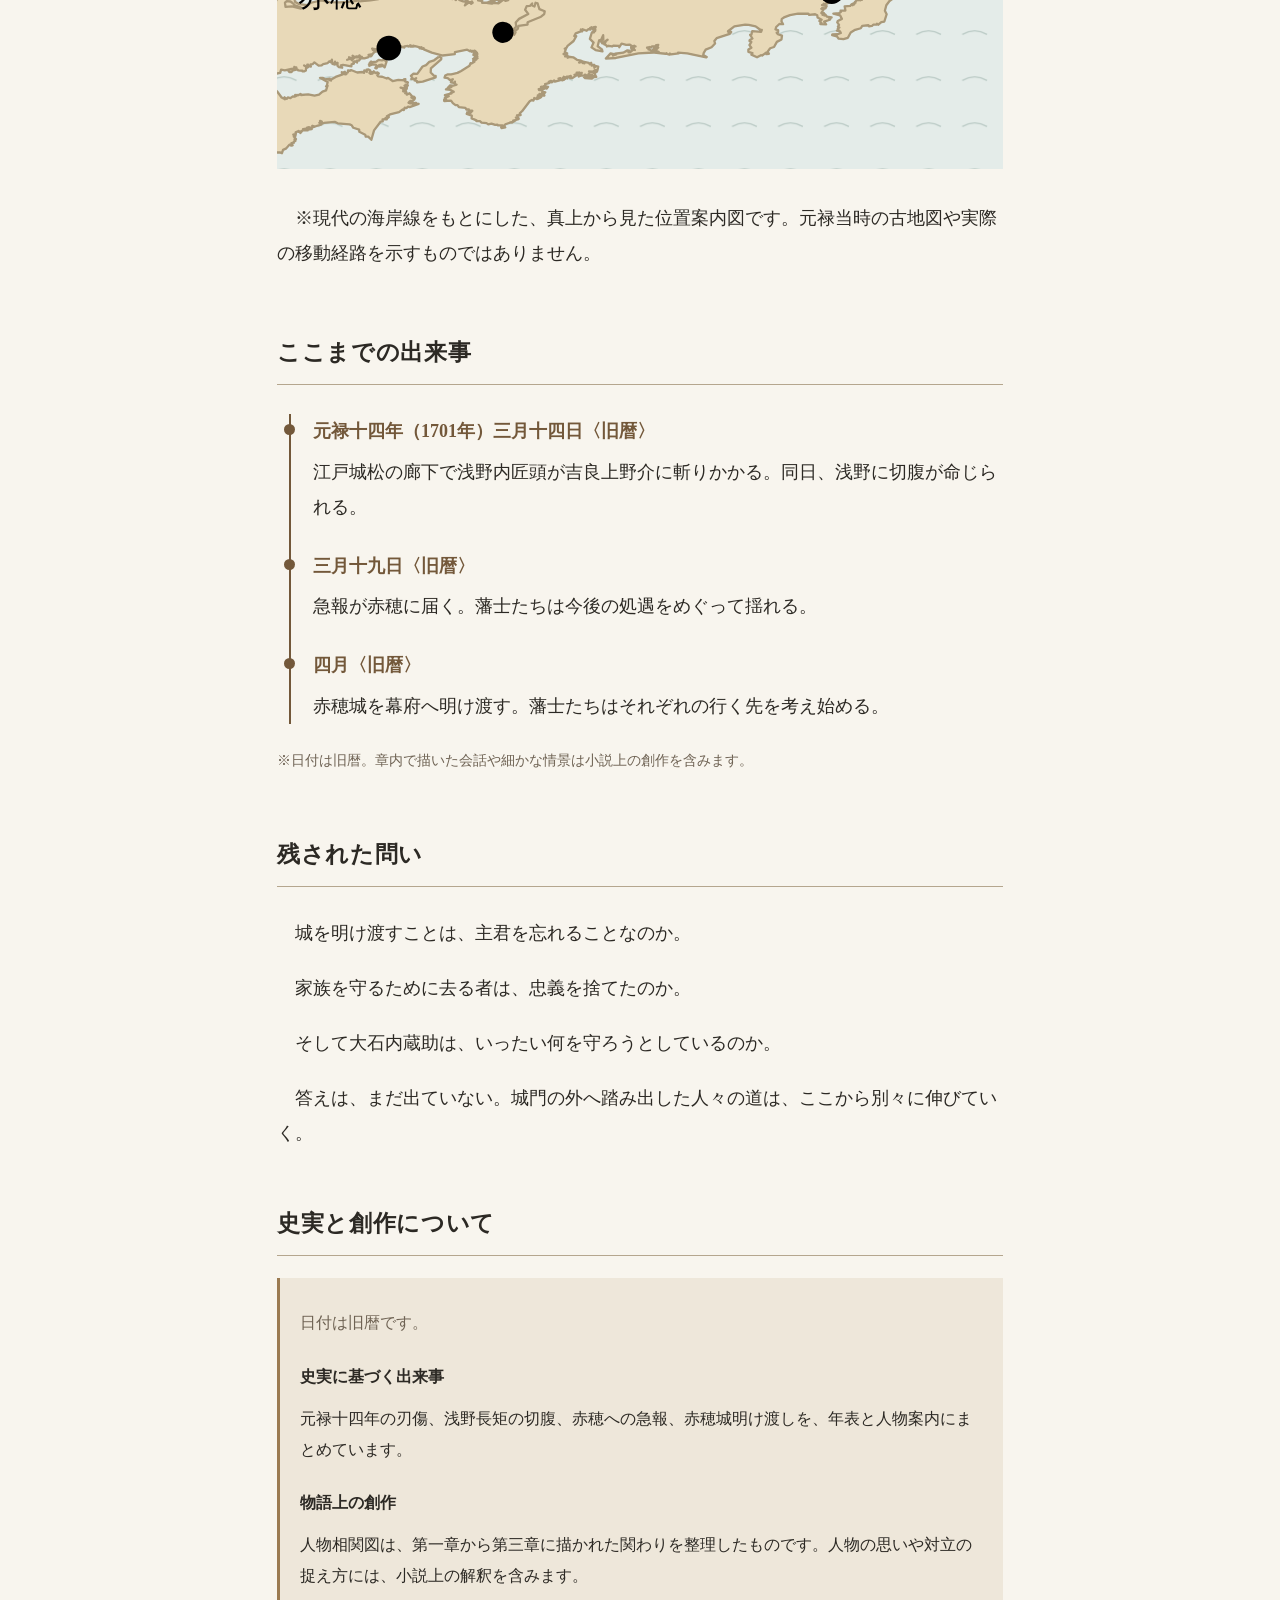
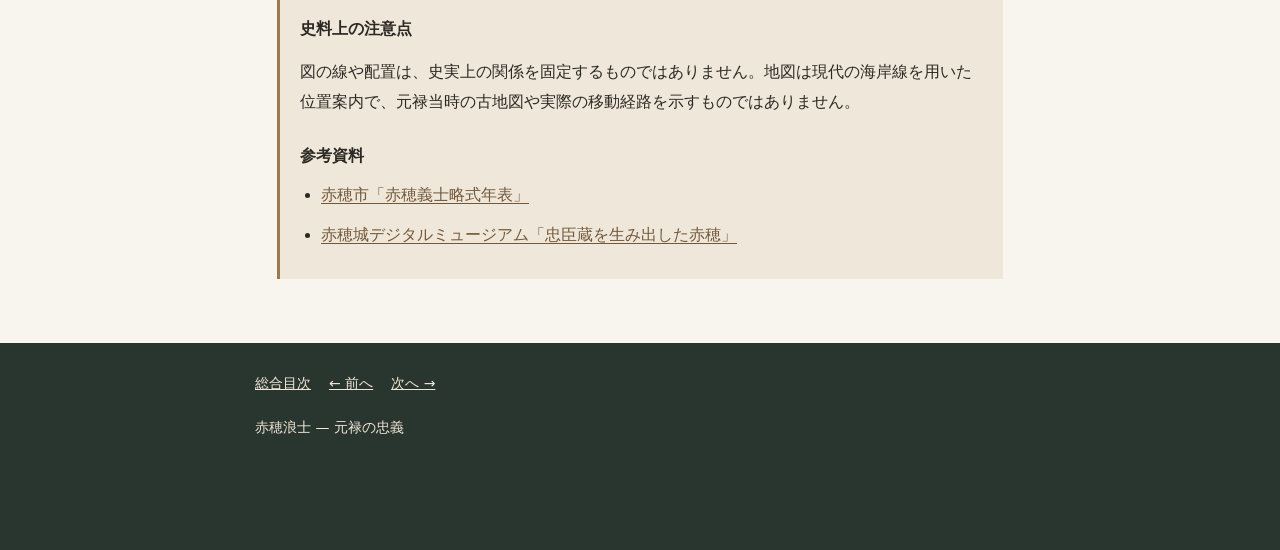
<file: ako-ronin/interlude01.html>
<!DOCTYPE html>

<html lang="ja"><head><meta charset="utf-8"/><meta content="width=device-width,initial-scale=1" name="viewport"/><title>幕間一 城を失った人々｜赤穂浪士</title><style>*{box-sizing:border-box}html{scroll-behavior:smooth}body{margin:0;background:#f8f5ee;color:#2c2924;font-family:"Hiragino Mincho ProN","Yu Mincho",serif;font-size:18px;line-height:2.25}header,footer{background:#293630;color:#fff;padding:12px 22px}header a,footer a{color:#f2e7d5}main{max-width:770px;margin:auto;padding:34px 23px 90px}h1{font-size:clamp(1.8rem,5vw,2.5rem);letter-spacing:.13em}h2{font-size:1.27em;margin:3em 0 1.5em;border-bottom:1px solid #c9bba6;padding-bottom:.5em}p{margin:1.1em 0;text-indent:1em}p.dialogue{text-indent:0;margin:1.5em 0}p.inner{font-style:italic;color:#625141;margin:1.6em 1em;text-indent:0}p.break{text-align:center;text-indent:0;color:#8b7962;margin:2em 0}nav{display:flex;gap:15px;flex-wrap:wrap}a{color:#73583a}.kicker{color:#826d51;letter-spacing:.14em;font-size:.85em}.note{padding:15px 18px;background:#eee7da;border-left:3px solid #9b7a51;font-size:.85em;line-height:1.8;margin:24px 0}.note p{text-indent:0;margin:.4em 0}ruby rt{font-size:.52em}body.hide-ruby rt{display:none}.reader-tools{position:fixed;z-index:40;top:12px;right:12px;background:#f2eadc;color:#2c2924;border-radius:12px;padding:10px;display:flex;gap:9px;align-items:center;box-shadow:0 5px 22px #0003;font:14px system-ui,sans-serif}.reader-tools button{border:1px solid #9b907d;border-radius:20px;background:white;padding:8px 12px;cursor:pointer;color:#29251f}button:focus-visible{outline:3px solid #8d7452}@media(max-width:700px){.reader-tools{top:auto;bottom:16px;left:12px;right:12px;justify-content:center;transform:translateY(calc(100% + 35px));opacity:0;pointer-events:none;transition:transform .22s,opacity .22s}body.menu-open .reader-tools{transform:translateY(0);opacity:1;pointer-events:auto}}
/* 組版は一元管理。行末の自動均等化やpretty折返しは使用しない */
main section p{display:block;max-width:none;width:auto;line-height:1.9;margin:.9em 0;text-align:start;text-wrap:wrap;letter-spacing:normal;word-spacing:normal;white-space:normal;word-break:normal;overflow-wrap:normal;line-break:strict;text-indent:1em}
main section p.dialogue{margin:.35em 0 .55em;text-indent:0}
main section p.dialogue+p.dialogue{margin-top:.15em}
main section p.inner{margin:1em 0 1.1em 1em;text-indent:0;font-style:italic}
main section p.break{text-align:center;text-indent:0;margin:2em 0}
main section ruby{white-space:normal}
@media(max-width:700px){main{padding-left:20px;padding-right:20px}}

main p.dialogue {text-indent:0 !important; margin-top:.28em !important; margin-bottom:.28em !important;}
main p.dialogue + p.dialogue {margin-top:.12em !important;}

main p.dialogue{text-indent:0!important;margin-top:.28em!important;margin-bottom:.28em!important;}

/* Unified, compact reader controls */
:root{--reader-font-size:18px}
html{scroll-behavior:smooth;scroll-padding-top:75px}
main{font-size:var(--reader-font-size);overflow-wrap:break-word;min-width:0}
main p,main li,main .person,main .panel{overflow-wrap:break-word}
.reader-launch{position:fixed;right:max(12px,calc((100vw - 780px)/2));top:12px;z-index:30}
.reader-launch button,.reader-panel button{font-family:system-ui,sans-serif;border:1px solid var(--line);border-radius:10px;background:var(--soft);color:var(--ink);padding:9px 12px;cursor:pointer;touch-action:manipulation}
.reader-launch button{box-shadow:0 3px 16px #0002;font-size:13px;min-height:42px}
.reader-panel[hidden]{display:none!important}
.reader-panel{position:fixed;right:max(12px,calc((100vw - 780px)/2));top:62px;z-index:31;width:min(355px,calc(100vw - 24px));max-height:calc(100dvh - 78px);overflow:auto;background:var(--paper);color:var(--ink);border:1px solid var(--line);border-radius:15px;box-shadow:0 12px 45px #0004;padding:16px;font-family:system-ui,sans-serif;font-size:14px}
.reader-panel-head,.reader-option{display:flex;align-items:center;justify-content:space-between;gap:12px}
.reader-panel-head{padding-bottom:12px;border-bottom:1px solid var(--line)}
.reader-panel-head button{padding:5px 11px}
.reader-option{padding:14px 0;border-bottom:1px solid var(--line)}
.size-buttons{display:flex;align-items:center;gap:8px}
.size-buttons button{font-size:21px;font-weight:600;width:43px;height:43px;padding:0}
.size-buttons output{min-width:43px;text-align:center;font-variant-numeric:tabular-nums}
.reader-panel button:disabled{opacity:.4;cursor:default}
.reader-links{display:flex;justify-content:space-between;gap:10px;padding:14px 0;border-bottom:1px solid var(--line)}
.reader-links a{color:var(--accent);text-decoration:underline}
.reader-hint{font-size:12px;line-height:1.7;color:var(--muted);margin:10px 0 0;text-indent:0}
#reading-progress{position:fixed;top:0;left:0;right:0;height:3px;z-index:35;pointer-events:none}
#reading-progress-fill{height:100%;width:0;background:#aa6d4b;transition:width .1s linear}
@media(max-width:600px){header{padding-right:145px}main{padding:38px 18px 75px}.people{grid-template-columns:1fr}}

/* Chapter theme and text flow */
:root{--paper:#f8f5ee;--ink:#2c2924;--muted:#6e6253;--line:#d8ccbb;--accent:#73583a;--soft:#eee7da}
body{background:var(--paper)!important;color:var(--ink)!important}
main{font-size:var(--reader-font-size)!important;overflow-wrap:break-word;max-width:770px}
main section p{overflow-wrap:break-word;word-break:normal;white-space:normal;text-align:left;text-wrap:wrap}
html[data-theme="night"]{--paper:#1e2324;--ink:#e9e0d3;--muted:#b7aaa0;--line:#555c5c;--accent:#d8bb8d;--soft:#343838;color-scheme:dark}
html[data-theme="night"] .note{background:#343838;color:var(--ink)}
html[data-theme="night"] main .inner{color:#c4af91}
html[data-theme="night"] h2{border-color:#62605b}
html[data-theme="night"] main a{color:var(--accent)}
html[data-theme="night"] header a,html[data-theme="night"] footer a{color:#f2e7d5}
@media(max-width:600px){header{padding-right:150px!important}}

.interlude-intro{font-size:1.06em;line-height:2.0}.map-frame,.diagram{border:1px solid var(--line);border-radius:14px;background:var(--soft);padding:16px;margin:20px 0}.map-frame svg{display:block;width:100%;height:auto}.map-caption,.smallnote{font-size:.78em;color:var(--muted);line-height:1.8;text-indent:0}.people-grid{display:grid;grid-template-columns:repeat(2,minmax(0,1fr));gap:12px}.person-card{background:var(--soft);border:1px solid var(--line);padding:13px;border-radius:10px;line-height:1.7}.person-card strong{display:block}.person-card span{display:block;font-size:.82em;color:var(--muted)}.relation{display:grid;grid-template-columns:1fr 1fr;gap:12px;align-items:center}.relation .wide{grid-column:1/-1;text-align:center}.relation .person-card{text-align:center}.relation-arrow{text-align:center;font-size:.8em;color:var(--muted);padding:4px}.timeline{border-left:2px solid var(--accent);margin-left:12px;padding-left:22px}.timeline article{position:relative;margin:0 0 24px}.timeline article:before{content:"";position:absolute;left:-29px;top:10px;width:11px;height:11px;border-radius:50%;background:var(--accent)}.timeline time{font-weight:bold;color:var(--accent)}.timeline p{margin:.3em 0;text-indent:0}.tag{font-size:.8em;color:var(--muted)}.reader-links{flex-wrap:wrap}main .map-frame p,main .diagram p,main .person-card p{ text-indent:0 }@media(max-width:600px){.people-grid{grid-template-columns:1fr}.map-frame,.diagram{padding:10px}.relation{gap:7px}.person-card{padding:9px}}

/* 第一本幕間：図版の横幅と縮尺を保つ */
.relationship-figure,.accurate-map{width:100%;max-width:100%;overflow:hidden;margin:22px 0;border-radius:12px;}
.relationship-figure svg,.accurate-map svg{display:block;width:100%;height:auto;aspect-ratio:auto;}
.relationship-figure{border:1px solid var(--line,#d5c8b4);background:#f8f5ef;}
body.night .relationship-figure,body.dark .relationship-figure{background:#f8f5ef;}
.accurate-map{border:1px solid #c5cfc9;}
@media(max-width:600px){.relationship-figure{overflow-x:auto}.relationship-figure svg{min-width:570px}.accurate-map svg{min-width:0}}

/* 序章と共通の広域地図 */
.shared-story-map{background:#f1ece2;padding:12px;overflow:hidden}
.shared-story-map svg{display:block;width:100%;height:auto;max-width:100%}
.shared-story-map .map-label text{font-size:15px;fill:#473d30;paint-order:stroke;stroke:#f3ebd8;stroke-width:4px;stroke-linejoin:round}
.shared-story-map .map-label .important{font-size:22px;font-weight:bold}
.shared-story-map .map-point circle{fill:#6e6556;stroke:#fff7e6;stroke-width:2}
.shared-story-map .map-point .major{fill:#a14e3d}
</style><style>.castle-pair{display:grid;grid-template-columns:repeat(2,minmax(0,1fr));gap:16px;margin:22px 0}.castle-pair figure{margin:0;min-width:0;border:1px solid var(--line,#bdb4a4);border-radius:12px;overflow:hidden;background:rgba(125,125,125,.055)}.castle-pair h3{font-size:1em;margin:12px 12px 10px}.castle-pair img{width:100%;height:auto;display:block;aspect-ratio:1.6;object-fit:cover}.castle-pair figcaption{font-size:.78em;line-height:1.7;padding:10px 12px;opacity:.83}@media(max-width:680px){.castle-pair{grid-template-columns:1fr}}</style><link rel="stylesheet" href="reader.css?v=7"/></head><body><header class="book-header book-header-compact"><a class="book-title" href="index.html">赤穂浪士 — 元禄の忠義</a><nav class="book-nav" aria-label="章の移動"><a href="index.html">総合目次</a><a href="chapter03.html">← 前へ</a><a href="chapter04.html">次へ →</a></nav></header>
<div aria-hidden="true" id="reading-progress"><div id="reading-progress-fill"></div></div><div class="reader-launch"><button aria-controls="reader-panel" aria-expanded="false" aria-label="読書メニューを開く" id="reader-open" type="button">☰ <span>読書メニュー</span></button></div><dialog class="reader-panel" aria-labelledby="reader-heading" id="reader-panel"><div class="reader-panel-head"><strong id="reader-heading">読書メニュー</strong><button aria-label="閉じる" id="reader-close" type="button">✕</button></div><div class="reader-option reader-chapter"><label for="reader-chapter-select">章を選ぶ</label><select id="reader-chapter-select" aria-label="章を選ぶ" onchange="location.href=this.value"><option value="index.html">総合目次</option><option value="chapter01.html">第一章｜元禄の春</option><option value="chapter02.html">第二章｜松の廊下</option><option value="chapter03.html">第三章｜赤穂城明け渡し</option><option value="interlude01.html" selected>幕間一｜城を失った人々</option><option value="chapter04.html">第四章｜山科の静寂</option><option value="chapter05.html">第五章｜散りゆく同志</option><option value="chapter06.html">第六章｜円山の決断</option><option value="interlude02.html">幕間二｜城を離れて、道を選ぶ</option><option value="chapter07.html">第七章｜誓いの行方</option><option value="chapter08.html">第八章｜江戸の夜を測る</option><option value="chapter09.html">第九章｜雪の門</option><option value="chapter10.html">第十章｜残された春</option></select></div><div class="reader-option"><span>画面表示</span><button id="night-toggle" type="button">夜表示</button></div><div class="reader-option"><span>文字サイズ</span><div class="size-buttons"><button aria-label="文字を小さくする" id="font-minus" type="button">−</button><output aria-live="polite" id="font-current">18px</output><button aria-label="文字を大きくする" id="font-plus" type="button">＋</button></div></div><div class="reader-option"><span>ルビ（ふりがな）</span><button id="ruby-toggle" type="button" aria-pressed="true">ルビ：オン</button></div><div class="reader-option"><span>このページの読書進捗</span><output id="reading-percent" aria-live="off">0%</output></div><div class="reader-links"><a href="chapter03.html">← 第三章</a><a href="index.html">総合目次</a><a href="#relations">人物相関図</a><a href="chapter04.html">第四章へ →</a></div><div class="reader-option"><span>前回の位置</span><button id="resume-reading" type="button">続きから</button></div><p class="reader-hint">表示設定は全ページで共通です。読書位置はページごとにこの端末へ保存します。</p></dialog><main><div class="chapter-label">幕間一</div><h1>城を失った人々</h1><p class="interlude-intro">江戸城の廊下で抜かれた一振りの刀は、遠く赤穂の城門を閉ざすことになった。ここでは第一章から第三章までに登場した人々と、舞台となった土地を振り返る。まだ誰も、この先に待つ結末を知らない。</p>
<section id="relations"><h2>人物のつながり｜第三章まで</h2><p>同じ出来事を経験しても、立場が違えば、見えるものも違う。主君を失った家臣たちの思いも、まだ一つにはなっていない。</p>
<div aria-label="人物相関図。浅野内匠頭を主君として大石内蔵助、堀部安兵衛、大野九郎兵衛が仕える。浅野は吉良上野介を斬りつけ、梶川与惣兵衛が制止した。大石と他の家臣の間には開城をめぐる考え方の違いがある。" class="relationship-figure" role="img" tabindex="0">
<svg aria-hidden="true" viewbox="0 0 720 565" xmlns="http://www.w3.org/2000/svg">
<defs><marker id="arrRed" markerheight="6" markerwidth="6" orient="auto-start-reverse" refx="9" refy="5" viewbox="0 0 10 10"><path d="M0 0 L10 5 L0 10Z" fill="#b45b50"></path></marker><marker id="arrGrey" markerheight="6" markerwidth="6" orient="auto-start-reverse" refx="9" refy="5" viewbox="0 0 10 10"><path d="M0 0 L10 5 L0 10Z" fill="#7d8d87"></path></marker></defs>
<rect fill="#f8f5ef" height="548" rx="14" stroke="#d5c8b4" width="704" x="8" y="8"></rect>
<text fill="#786b59" font-size="14" x="27" y="34">浅野家・赤穂藩</text>
<rect fill="#e8ede7" height="486" rx="14" stroke="#aebcae" stroke-dasharray="6 5" width="425" x="20" y="47"></rect>
<rect fill="#344d46" height="69" rx="10" width="194" x="135" y="65"></rect><text fill="#fff" font-size="19" font-weight="700" text-anchor="middle" x="232" y="92">浅野内匠頭</text><text fill="#e2eae5" font-size="13" text-anchor="middle" x="232" y="116">赤穂藩主</text>
<path d="M232 134 V180 M100 180 H365 M100 180 V217 M232 180 V217 M365 180 V217" fill="none" stroke="#58776a" stroke-width="2.5"></path>
<rect fill="#f8f5ef" height="24" rx="12" width="98" x="65" y="158"></rect><text fill="#49665a" font-size="13" text-anchor="middle" x="114" y="175">主従</text>
<rect fill="#fff" height="79" rx="9" stroke="#7d9b8c" width="132" x="34" y="218"></rect><text fill="#283a33" font-size="17" font-weight="700" text-anchor="middle" x="100" y="244">大石内蔵助</text><text fill="#58655d" font-size="12" text-anchor="middle" x="100" y="268">筆頭家老</text><text fill="#58655d" font-size="12" text-anchor="middle" x="100" y="284">開城を主導</text>
<rect fill="#fff" height="79" rx="9" stroke="#7d9b8c" width="132" x="178" y="218"></rect><text fill="#283a33" font-size="17" font-weight="700" text-anchor="middle" x="244" y="244">堀部安兵衛</text><text fill="#58655d" font-size="12" text-anchor="middle" x="244" y="268">江戸詰の家臣</text><text fill="#58655d" font-size="12" text-anchor="middle" x="244" y="284">強い無念</text>
<rect fill="#fff" height="79" rx="9" stroke="#7d9b8c" width="112" x="322" y="218"></rect><text fill="#283a33" font-size="16" font-weight="700" text-anchor="middle" x="378" y="244">大野九郎兵衛</text><text fill="#58655d" font-size="12" text-anchor="middle" x="378" y="268">家老</text><text fill="#58655d" font-size="12" text-anchor="middle" x="378" y="284">生活の行方を案じる</text>
<path d="M100 300 V347 H244 V300 M244 347 H378 V300" fill="none" stroke="#b08d5d" stroke-dasharray="5 5" stroke-width="2.5"></path>
<rect fill="#fff8ea" height="39" rx="9" stroke="#ddc8a1" width="225" x="105" y="325"></rect><text fill="#80633f" font-size="13" text-anchor="middle" x="217" y="341">開城とその後をめぐり</text><text fill="#80633f" font-size="13" text-anchor="middle" x="217" y="357">異なる思い</text>
<rect fill="#f8f9f5" height="91" rx="10" stroke="#b3c1b6" width="355" x="45" y="410"></rect><text fill="#344d46" font-size="16" font-weight="700" text-anchor="middle" x="222" y="439">赤穂藩の家臣たち</text><text fill="#57665c" font-size="13" text-anchor="middle" x="222" y="464">城を失い、進む道を模索する</text><text fill="#7a847d" font-size="12" text-anchor="middle" x="222" y="483">第三章の時点では思いは一つではない</text>
<text fill="#786b59" font-size="14" x="476" y="34">江戸城・幕府側</text>
<rect fill="#f3e7e3" height="69" rx="10" stroke="#bd8275" width="220" x="478" y="65"></rect><text fill="#703f39" font-size="19" font-weight="700" text-anchor="middle" x="588" y="92">吉良上野介</text><text fill="#86564e" font-size="13" text-anchor="middle" x="588" y="115">幕府の高家</text>
<path d="M329 100 H474" marker-end="url(#arrRed)" stroke="#b45b50" stroke-width="3"></path><rect fill="#f8f5ef" height="22" rx="11" width="83" x="360" y="75"></rect><text fill="#a44942" font-size="13" text-anchor="middle" x="402" y="91">刃傷</text>
<rect fill="#f2f1ed" height="79" rx="10" stroke="#9da9a1" width="220" x="478" y="218"></rect><text fill="#384c45" font-size="18" font-weight="700" text-anchor="middle" x="588" y="246">梶川与惣兵衛</text><text fill="#65766d" font-size="13" text-anchor="middle" x="588" y="269">幕府旗本</text><text fill="#65766d" font-size="12" text-anchor="middle" x="588" y="286">浅野を取り押さえる</text>
<path d="M588 218 V170 H350 V135" fill="none" marker-end="url(#arrGrey)" stroke="#7d8d87" stroke-width="2.5"></path><rect fill="#f8f5ef" height="23" rx="11" width="80" x="467" y="158"></rect><text fill="#66756d" font-size="13" text-anchor="middle" x="507" y="175">制止</text>
<rect fill="#fff" height="108" rx="10" stroke="#d5c8b4" width="224" x="473" y="389"></rect><text fill="#5b5248" font-size="14" font-weight="700" x="489" y="414">線の意味</text><path d="M489 437 H530" stroke="#58776a" stroke-width="3"></path><text fill="#5b5248" font-size="13" x="540" y="442">主従</text><path d="M489 461 H530" stroke="#b45b50" stroke-width="3"></path><text fill="#5b5248" font-size="13" x="540" y="466">刃傷</text><path d="M489 485 H530" stroke="#b08d5d" stroke-dasharray="5 4" stroke-width="3"></path><text fill="#5b5248" font-size="13" x="540" y="490">考え方の違い</text>
</svg></div>
<p class="smallnote">※線や配置は第三章までの物語上の関わりを整理したもの。対立や協力の関係を固定する図ではありません。</p></section>
<section id="places"></section>
<section id="geography"><h2>物語の舞台 — 赤穂・山科・江戸</h2><p>赤穂城を離れた人々の道は、やがて山科や江戸へと伸びていく。物語の主な舞台の位置関係を、広域地図で確認する。</p><div class="map"><div class="map-head"><span>赤穂・京（山科）・江戸 — 物語の舞台</span><span>元禄の舞台</span></div><svg aria-label="赤穂、京・山科、江戸の位置を示す真上から見た平面地図" aria-labelledby="map-title map-desc" preserveaspectratio="xMidYMid meet" role="img" viewbox="265 315 410 170" xmlns="http://www.w3.org/2000/svg"><title id="map-title">赤穂・京（山科）・江戸の平面案内図</title><desc id="map-desc">本州西部から関東の海岸線を真上から見た地図。赤穂、京・山科、江戸の位置を示す。</desc><defs><pattern height="26" id="watergrain" patternunits="userSpaceOnUse" width="26"><path d="M2 19 Q9 15 16 19" fill="none" stroke="#b9c9c4" stroke-width=".7"></path></pattern></defs><rect fill="#e4ece9" height="610" rx="12" width="900"></rect><rect fill="url(#watergrain)" height="610" width="900"></rect><g fill="#e8d9b8" stroke="#a99878" stroke-linejoin="round" stroke-width="1.3"><path d="M488.7,30.0 L485.7,31.9 L484.0,34.1 L482.1,35.0 L481.9,36.5 L472.6,41.2 L470.5,41.5 L466.9,43.0 L463.8,46.3 L459.3,48.5 L456.5,51.3 L452.6,52.2 L447.4,55.1 L440.6,57.5 L438.7,61.3 L434.3,63.2 L432.1,62.6 L433.5,63.3 L429.2,66.2 L429.5,67.1 L427.0,68.2 L426.5,69.4 L424.0,70.4 L424.3,72.2 L421.0,71.0 L418.4,71.3 L419.8,71.5 L419.8,72.5 L417.6,73.2 L419.1,73.9 L415.4,74.9 L413.8,76.9 L412.8,76.7 L414.1,78.5 L412.5,79.0 L411.8,80.8 L405.2,83.4 L404.8,82.9 L403.0,83.8 L397.7,84.7 L394.8,87.1 L395.9,86.9 L393.6,89.7 L390.3,90.5 L388.4,92.3 L387.0,92.8 L386.4,92.5 L387.6,94.3 L386.2,95.4 L386.2,97.6 L384.5,98.0 L382.5,97.6 L383.0,98.0 L381.2,98.6 L381.5,99.8 L380.6,100.0 L381.1,101.5 L379.8,100.6 L377.8,100.6 L378.7,101.1 L378.4,102.0 L379.6,102.2 L378.1,103.0 L379.4,103.2 L380.1,102.4 L381.4,102.3 L380.4,104.2 L379.2,104.4 L376.9,107.0 L375.4,107.1 L373.1,108.7 L369.5,109.7 L368.2,108.7 L369.9,107.8 L367.1,108.4 L365.5,107.3 L364.5,107.4 L365.8,107.6 L367.0,108.7 L366.7,109.0 L365.9,108.2 L366.4,109.0 L365.6,108.7 L367.5,109.4 L366.6,110.6 L367.1,111.3 L364.7,112.2 L365.1,112.7 L363.0,115.9 L360.7,116.0 L356.6,117.3 L355.5,117.1 L355.1,118.0 L349.7,119.6 L347.0,121.2 L346.1,122.6 L342.7,122.9 L338.4,125.0 L336.5,124.8 L329.5,128.1 L326.1,129.3 L324.3,129.1 L324.3,129.8 L323.0,129.4 L318.7,130.7 L318.2,131.7 L316.1,132.5 L315.8,133.3 L310.7,134.7 L306.4,137.7 L305.0,137.6 L304.9,136.8 L305.6,136.7 L304.2,136.2 L298.3,138.4 L297.1,139.8 L295.4,138.3 L293.9,138.0 L292.5,138.4 L291.3,138.1 L291.4,138.9 L290.4,139.1 L289.9,138.7 L289.4,139.3 L286.9,138.8 L287.3,139.5 L285.4,140.3 L284.0,140.2 L283.1,140.8 L280.1,141.3 L279.3,140.8 L277.1,140.9 L276.7,141.6 L274.2,141.6 L272.9,142.3 L272.6,143.3 L271.7,143.0 L270.4,143.9 L266.5,143.8 L265.4,144.4 L263.4,142.9 L264.4,142.9 L264.8,141.9 L267.2,142.0 L262.8,139.7 L263.2,138.8 L259.0,138.9 L257.3,140.4 L259.1,139.6 L259.5,140.4 L258.3,140.8 L257.6,142.0 L256.5,142.2 L256.5,141.7 L255.8,142.0 L255.2,141.3 L254.5,141.4 L254.5,139.9 L252.5,138.6 L253.2,136.9 L251.7,136.2 L250.5,136.4 L251.1,137.1 L250.0,137.0 L250.4,137.4 L248.7,137.6 L249.7,138.0 L249.3,138.3 L245.9,138.0 L245.3,138.7 L243.4,138.7 L243.2,137.9 L241.8,138.4 L241.6,137.9 L240.7,137.9 L241.0,136.4 L238.8,136.1 L237.5,135.4 L237.1,135.9 L235.8,134.9 L236.1,136.0 L233.7,136.5 L232.9,136.1 L234.4,137.1 L233.8,138.3 L233.1,138.6 L232.4,138.0 L231.7,138.6 L231.7,137.8 L230.5,137.3 L231.1,136.8 L230.5,136.1 L231.5,133.5 L230.9,133.3 L232.0,132.8 L231.3,132.5 L231.6,131.5 L230.1,130.8 L230.4,130.3 L231.0,130.8 L232.2,130.0 L231.6,129.0 L232.4,129.1 L232.0,128.5 L232.7,128.1 L231.4,127.4 L233.5,127.4 L235.3,126.5 L234.3,125.6 L231.6,125.8 L231.9,125.4 L231.1,125.3 L233.1,123.5 L232.2,122.6 L230.4,122.2 L229.8,122.6 L230.8,123.2 L228.8,124.0 L227.4,125.3 L222.0,126.6 L218.6,128.9 L215.5,130.1 L214.6,131.2 L214.7,130.6 L213.2,130.9 L213.1,130.3 L211.0,130.1 L211.7,129.5 L213.2,129.4 L211.3,129.2 L209.3,130.4 L212.3,127.9 L212.8,126.2 L217.1,125.0 L216.9,124.1 L219.3,123.3 L219.7,122.0 L217.2,122.0 L217.2,123.4 L215.3,124.2 L216.2,123.3 L214.8,122.5 L211.5,122.2 L208.4,123.1 L208.3,122.1 L209.6,121.6 L207.4,121.4 L207.3,122.3 L207.0,121.8 L205.9,122.3 L206.1,122.7 L205.5,125.0 L204.8,125.7 L202.5,126.2 L205.2,126.3 L206.1,127.1 L204.1,127.7 L202.0,126.3 L201.6,127.2 L199.8,127.7 L200.6,127.8 L202.6,126.8 L202.5,127.6 L198.3,131.0 L196.2,131.8 L196.9,133.1 L195.0,133.4 L195.6,132.8 L194.4,132.7 L192.6,133.7 L189.8,133.7 L189.6,134.2 L193.2,133.6 L193.7,134.9 L192.0,135.0 L191.1,135.7 L188.7,134.7 L187.6,135.1 L187.9,136.0 L189.2,136.5 L188.0,137.6 L192.0,137.3 L186.5,139.4 L186.2,140.3 L187.7,140.7 L186.9,141.2 L185.4,140.2 L182.1,140.9 L181.1,143.2 L181.6,144.4 L180.2,144.5 L180.6,145.1 L179.8,145.2 L179.4,146.2 L180.9,146.7 L180.9,147.4 L180.0,147.5 L180.3,148.5 L176.9,147.5 L178.6,146.7 L177.3,147.0 L175.7,146.4 L176.4,145.8 L175.6,145.6 L175.3,144.5 L173.8,145.5 L174.7,146.3 L173.3,145.4 L171.6,145.7 L171.2,145.2 L170.1,145.7 L169.2,145.3 L166.2,147.1 L163.9,147.0 L164.1,146.4 L163.2,146.5 L161.2,145.7 L163.1,145.1 L164.8,145.5 L166.1,146.5 L167.6,145.7 L167.2,144.9 L165.1,145.2 L164.4,144.3 L163.8,144.9 L161.2,144.8 L160.2,145.4 L159.7,144.9 L162.1,144.4 L162.2,143.4 L158.8,144.1 L157.1,143.4 L154.8,144.3 L154.0,145.5 L157.8,145.9 L157.5,146.9 L158.1,146.6 L159.3,146.8 L160.5,145.7 L159.5,147.6 L162.5,148.1 L162.6,148.7 L164.0,149.3 L163.8,149.8 L163.2,149.2 L162.2,149.4 L163.0,150.8 L162.4,151.4 L160.7,151.2 L159.0,152.5 L158.5,152.0 L158.5,152.6 L155.3,153.0 L158.5,152.7 L158.9,153.0 L159.7,152.1 L158.3,155.0 L156.0,157.3 L151.0,158.6 L151.7,157.7 L150.5,156.7 L147.8,156.5 L146.0,155.8 L144.9,156.0 L144.4,157.0 L141.8,156.0 L142.4,157.4 L141.1,157.4 L142.0,158.9 L140.6,158.5 L140.6,159.5 L138.8,160.1 L138.1,161.3 L137.4,159.1 L133.9,161.4 L132.8,161.3 L133.3,162.3 L132.7,162.2 L133.2,162.5 L132.3,164.1 L131.7,163.6 L130.1,164.0 L131.5,164.6 L131.3,165.1 L129.0,164.2 L127.1,164.6 L127.2,166.0 L126.5,166.2 L125.7,165.5 L124.9,167.6 L123.9,166.7 L123.4,167.8 L122.3,167.9 L123.2,168.4 L122.0,168.9 L122.8,169.4 L121.9,169.6 L121.3,171.0 L119.4,170.4 L118.5,170.7 L117.8,173.6 L116.1,175.0 L116.3,175.7 L114.8,175.0 L112.6,175.4 L112.5,175.9 L112.1,175.6 L111.2,178.2 L109.5,178.8 L107.9,182.1 L106.9,182.6 L107.0,185.0 L108.5,186.9 L111.1,187.5 L110.8,188.2 L111.2,187.5 L112.3,188.6 L114.4,188.7 L113.7,190.3 L111.8,191.6 L112.1,192.5 L110.8,193.3 L111.2,194.3 L110.4,194.7 L110.9,194.8 L110.1,195.0 L110.1,198.2 L111.3,198.3 L110.2,199.6 L110.9,201.9 L110.4,202.3 L112.4,203.9 L110.1,207.6 L109.6,207.0 L103.5,207.3 L100.8,208.9 L96.6,209.4 L95.1,210.2 L94.1,209.6 L94.7,210.2 L92.5,210.9 L90.9,212.9 L89.3,211.8 L86.9,212.1 L84.6,216.5 L80.4,219.8 L78.4,219.7 L75.3,220.5 L70.1,223.5 L66.5,224.3 L65.6,224.1 L65.2,224.6 L62.6,224.7 L61.2,225.6 L59.6,225.4 L58.7,226.9 L60.6,227.4 L61.2,228.6 L59.4,230.1 L57.6,229.8 L54.0,231.7 L51.9,231.6 L50.8,232.7 L47.6,232.6 L45.5,234.2 L45.4,235.2 L43.5,234.8 L42.4,233.6 L40.9,234.0 L40.9,235.1 L38.2,235.2 L37.3,236.0 L36.2,235.0 L32.8,235.1 L30.0,234.3"></path><path d="M30.0,275.3 L30.3,275.5 L32.1,275.8 L32.9,275.5 L36.1,276.9 L36.7,277.8 L39.6,279.3 L38.7,279.6 L38.9,280.1 L42.0,279.7 L42.4,278.9 L43.3,280.0 L46.8,281.4 L46.9,283.9 L49.2,285.9 L50.0,287.8 L51.9,289.5 L51.5,290.3 L54.0,292.2 L56.3,296.2 L58.3,297.7 L58.6,300.0 L62.7,303.4 L64.5,304.2 L64.4,305.1 L68.7,308.2 L70.9,310.8 L79.4,316.2 L78.9,317.6 L82.2,319.5 L82.8,322.0 L85.6,323.7 L86.2,325.1 L88.8,326.3 L89.4,328.3 L92.1,329.7 L93.4,331.2 L92.7,331.5 L92.8,333.4 L94.3,334.6 L94.4,335.8 L96.8,337.3 L95.9,338.3 L96.1,343.2 L99.0,347.3 L99.0,348.7 L98.4,350.4 L97.1,350.7 L96.0,352.4 L95.9,353.5 L97.8,356.4 L96.9,357.2 L97.1,359.1 L94.8,361.4 L94.2,363.8 L94.8,366.3 L94.1,366.9 L95.3,367.9 L95.2,368.9 L96.8,370.3 L96.2,371.2 L94.1,372.1 L94.3,373.0 L97.7,374.0 L102.7,370.8 L103.9,373.2 L101.0,376.1 L101.6,377.2 L100.9,378.0 L101.7,378.2 L99.7,381.0 L98.8,384.6 L97.4,386.0 L98.4,387.4 L96.9,390.7 L97.5,391.2 L95.8,391.8 L95.5,390.5 L93.2,389.3 L94.4,389.9 L94.8,391.2 L93.5,392.3 L92.5,391.8 L93.9,393.3 L93.2,393.5 L93.6,394.1 L92.8,395.1 L93.6,395.8 L92.4,395.9 L90.6,397.1 L89.0,397.2 L88.7,398.7 L87.7,399.1 L88.5,399.7 L87.3,400.4 L87.1,401.7 L85.1,402.8 L82.9,402.5 L81.6,403.4 L82.4,403.6 L82.5,404.7 L79.9,404.3 L79.7,403.7 L79.1,403.9 L78.5,404.8 L80.0,404.9 L80.9,406.4 L78.1,404.8 L77.4,406.3 L77.0,405.2 L76.4,405.2 L76.7,406.5 L75.8,405.9 L75.1,407.0 L74.8,403.4 L72.5,405.2 L71.8,404.0 L71.1,405.4 L70.3,404.7 L68.7,404.6 L66.7,405.4 L67.5,404.8 L66.8,404.2 L65.7,404.8 L64.7,404.6 L64.1,405.0 L63.3,404.4 L62.4,404.8 L62.3,403.0 L61.4,403.2 L61.1,404.0 L60.1,403.0 L58.5,403.0 L57.6,401.4 L58.4,400.9 L57.5,400.9 L56.2,402.0 L57.6,402.6 L58.1,404.5 L59.3,405.2 L58.3,405.4 L59.7,405.7 L56.8,406.3 L57.7,405.7 L56.3,405.8 L57.2,405.0 L55.5,404.9 L55.2,404.0 L54.2,404.7 L51.3,404.5 L51.0,404.8 L52.5,405.4 L51.1,405.7 L52.6,405.9 L52.4,406.5 L51.6,406.6 L53.4,407.7 L51.7,408.6 L49.0,408.3 L49.1,408.7 L50.7,409.0 L49.7,409.7 L50.3,410.6 L49.4,412.4 L50.7,412.0 L50.5,411.1 L52.2,411.9 L51.8,412.6 L51.3,412.2 L51.1,413.4 L49.1,413.9 L50.6,414.1 L50.5,415.2 L49.5,415.3 L50.3,415.7 L49.8,416.3 L48.6,416.2 L47.9,415.1 L47.0,415.2 L47.7,414.5 L45.4,414.1 L45.7,413.6 L46.1,413.9 L46.5,413.6 L48.1,414.5 L48.0,414.0 L49.0,413.9 L47.2,413.3 L48.1,412.8 L50.0,413.0 L48.0,412.7 L47.4,411.6 L47.5,412.6 L46.2,412.0 L46.2,412.5 L44.4,412.1 L44.0,411.3 L46.5,411.2 L45.6,410.8 L46.1,410.4 L45.5,410.3 L45.5,409.7 L44.9,409.5 L44.0,411.1 L43.2,411.0 L42.7,411.6 L42.4,410.2 L39.4,410.2 L39.2,411.8 L37.3,411.3 L36.2,412.0 L34.8,411.1 L35.7,410.8 L32.3,410.4 L31.4,409.6 L32.4,409.0 L31.8,408.3 L32.3,407.6 L31.6,407.3 L32.7,405.2 L30.4,407.3 L30.9,408.0 L30.4,408.7 L30.0,408.6"></path><path d="M403.3,452.5 L403.2,452.5 L402.1,453.6 L402.6,454.5 L400.5,454.7 L401.2,455.5 L399.9,455.9 L400.3,456.4 L400.9,456.1 L400.8,456.6 L401.5,456.4 L401.4,456.9 L398.4,457.7 L399.8,457.5 L397.7,458.8 L397.4,458.5 L394.0,459.7 L393.2,460.6 L393.9,461.5 L391.8,461.9 L391.6,461.4 L392.8,460.9 L392.4,460.3 L389.8,460.4 L389.4,459.9 L388.2,460.1 L386.1,459.4 L384.3,459.8 L383.3,459.1 L380.5,458.8 L379.6,458.0 L377.6,458.0 L377.7,457.5 L374.9,456.4 L375.0,454.8 L372.1,453.9 L372.7,453.5 L372.4,453.0 L374.2,453.4 L375.3,452.1 L373.2,451.9 L373.3,451.3 L372.0,451.4 L371.4,450.5 L367.7,450.0 L366.9,448.9 L365.8,448.9 L364.3,447.8 L363.3,446.4 L359.4,446.6 L359.4,445.8 L360.5,445.6 L359.8,444.8 L362.0,443.9 L360.2,443.9 L360.7,443.6 L359.8,443.3 L363.6,442.3 L363.1,441.9 L364.8,441.4 L363.0,440.3 L360.4,440.0 L362.3,439.7 L361.1,439.6 L362.1,438.4 L363.5,438.7 L362.6,437.8 L364.5,437.9 L366.4,437.3 L365.4,437.5 L365.5,435.7 L364.8,436.3 L363.2,436.0 L364.3,434.3 L362.7,434.8 L361.4,433.7 L359.6,433.4 L360.0,432.2 L361.5,431.5 L363.4,431.5 L366.9,430.7 L369.0,429.6 L373.7,426.7 L374.3,425.2 L374.8,425.4 L376.5,424.4 L375.8,423.9 L377.4,423.3 L375.7,422.8 L376.6,422.9 L376.5,422.2 L377.7,423.0 L377.7,422.4 L378.3,422.4 L377.3,422.2 L377.6,421.5 L375.9,420.6 L376.9,420.4 L377.4,421.3 L378.2,421.3 L377.6,421.0 L378.2,420.0 L376.6,420.1 L377.9,419.3 L376.0,420.1 L377.4,418.7 L375.9,418.8 L376.6,418.1 L375.1,418.8 L375.3,418.3 L374.8,418.7 L374.4,418.1 L374.0,418.5 L372.4,417.6 L365.5,419.0 L365.4,420.1 L358.6,420.9 L352.4,419.3 L347.9,417.4 L347.8,416.7 L347.1,417.2 L345.9,416.7 L346.6,416.2 L345.5,416.8 L345.7,416.3 L343.0,415.6 L341.7,415.9 L342.2,415.3 L340.8,415.9 L341.2,415.6 L340.2,415.1 L340.1,415.8 L339.0,415.6 L339.1,415.9 L338.8,415.5 L337.2,415.8 L336.9,416.4 L336.7,415.9 L336.2,416.3 L334.7,415.6 L332.2,416.5 L331.6,414.8 L331.7,416.2 L331.1,416.6 L331.2,416.1 L330.3,416.1 L330.4,416.8 L329.2,417.5 L328.3,417.1 L327.9,417.5 L326.7,416.6 L327.0,417.0 L325.0,417.7 L323.7,417.0 L321.5,417.9 L320.6,417.8 L321.2,417.4 L318.7,417.0 L319.7,417.5 L319.1,417.8 L321.0,417.9 L321.5,418.5 L320.0,418.9 L318.9,420.1 L316.7,420.5 L317.0,420.9 L318.7,420.6 L318.1,421.4 L317.0,421.2 L316.3,422.0 L314.4,422.5 L312.6,422.3 L312.9,421.6 L312.1,421.9 L311.6,420.8 L311.5,421.7 L310.0,421.4 L308.8,421.8 L307.7,421.0 L308.5,421.9 L306.7,422.3 L305.7,421.9 L306.5,422.6 L304.6,423.3 L306.7,422.7 L307.2,423.5 L308.9,422.0 L311.6,421.9 L312.3,422.6 L311.2,423.8 L310.1,423.8 L310.2,424.9 L308.9,424.2 L308.1,424.5 L308.4,425.5 L307.1,425.9 L307.0,427.0 L302.3,426.2 L301.1,426.5 L301.8,427.8 L300.0,427.5 L299.1,426.6 L299.2,425.0 L298.1,425.6 L297.8,424.4 L297.6,425.4 L297.1,425.3 L297.8,426.0 L296.3,425.6 L296.0,423.2 L295.6,424.5 L295.0,424.4 L295.6,424.8 L294.4,424.2 L293.6,425.2 L291.1,425.7 L290.2,426.5 L288.5,426.6 L286.1,424.8 L285.1,425.8 L284.0,425.9 L284.1,427.2 L282.7,426.7 L282.6,426.0 L282.1,426.0 L282.6,427.5 L280.3,426.5 L282.3,427.6 L281.4,428.0 L281.3,429.4 L280.5,429.8 L279.5,429.9 L279.4,429.5 L277.0,429.3 L276.4,428.7 L274.8,429.1 L276.0,428.5 L275.9,427.6 L275.0,427.7 L274.8,427.3 L274.7,428.0 L273.6,428.5 L274.5,428.8 L273.2,430.2 L271.9,430.2 L271.2,429.1 L273.2,428.4 L269.4,429.3 L267.3,428.9 L266.8,430.7 L264.1,431.2 L259.4,431.1 L256.4,432.4 L255.6,431.8 L254.0,431.9 L253.3,433.0 L252.0,432.8 L251.9,433.6 L252.8,433.7 L252.2,434.2 L249.3,434.4 L248.6,435.2 L247.4,435.0 L246.3,435.5 L244.5,434.5 L243.5,435.5 L241.6,435.8 L242.7,436.5 L241.1,437.1 L242.7,437.3 L241.9,438.8 L243.5,438.0 L244.3,438.5 L243.3,438.5 L242.6,440.1 L241.9,440.1 L241.6,438.9 L238.3,439.6 L237.5,439.2 L237.7,438.6 L240.2,437.8 L239.9,436.3 L240.7,435.5 L241.8,435.6 L241.7,434.7 L242.7,434.3 L241.0,434.2 L241.3,433.7 L240.6,433.6 L240.8,432.8 L239.7,431.7 L239.8,430.6 L240.4,430.8 L241.4,430.3 L241.2,429.8 L239.0,430.0 L238.4,430.8 L237.9,430.1 L237.3,430.4 L238.0,429.9 L237.7,429.4 L236.9,430.3 L236.4,430.1 L237.0,429.3 L236.2,430.1 L236.2,429.4 L235.4,429.6 L233.1,430.1 L227.1,434.1 L228.1,435.4 L227.5,436.1 L228.4,436.8 L227.5,436.9 L228.3,437.0 L227.7,438.1 L227.0,437.5 L227.1,438.1 L226.1,438.5 L226.8,442.5 L225.4,443.8 L221.4,443.9 L222.3,444.1 L222.7,446.3 L224.1,447.4 L223.2,448.3 L222.1,448.2 L222.1,446.7 L218.7,445.6 L220.0,444.7 L217.8,445.9 L215.9,444.9 L215.3,445.4 L214.8,444.3 L211.1,443.2 L209.7,442.1 L207.2,443.0 L208.4,443.2 L208.2,443.5 L206.1,443.3 L208.5,441.4 L207.4,441.0 L206.6,441.4 L207.1,440.6 L205.0,440.5 L204.8,440.1 L202.5,440.9 L199.7,440.9 L198.4,441.7 L197.6,440.8 L197.3,441.6 L195.4,442.2 L195.5,442.6 L193.7,442.3 L194.0,441.9 L192.9,441.5 L193.9,441.0 L193.3,440.9 L192.6,441.5 L191.9,441.3 L192.4,442.0 L191.3,442.2 L191.8,442.7 L190.6,443.0 L189.8,441.9 L188.6,443.0 L189.3,441.7 L188.3,441.5 L189.3,440.7 L188.5,441.0 L188.6,440.1 L188.4,440.7 L187.6,440.7 L188.0,441.4 L187.1,441.4 L187.9,441.6 L186.4,443.0 L186.7,443.6 L182.3,445.1 L180.9,444.9 L181.5,444.4 L180.7,444.6 L180.1,443.5 L179.5,443.8 L179.9,444.4 L178.4,444.9 L177.4,444.0 L178.0,442.6 L175.9,442.5 L174.6,441.2 L172.3,441.0 L171.9,440.3 L170.3,442.5 L166.5,444.2 L166.5,445.4 L165.6,445.5 L165.8,445.1 L164.2,444.3 L165.7,444.1 L165.9,440.7 L163.6,438.6 L163.9,437.7 L165.2,437.7 L165.2,437.1 L166.3,436.8 L166.7,435.3 L166.3,434.3 L163.8,432.5 L165.0,431.8 L165.3,430.0 L166.7,430.7 L168.5,429.9 L171.6,429.6 L170.7,428.5 L168.1,428.5 L167.8,429.1 L166.9,429.0 L168.7,427.2 L170.6,428.2 L176.0,428.0 L176.3,429.0 L177.8,429.6 L179.2,428.8 L180.0,429.6 L180.5,428.9 L181.6,429.3 L182.6,429.0 L184.3,429.3 L185.7,428.0 L186.7,428.3 L189.2,427.8 L188.4,426.7 L189.2,427.0 L190.6,425.8 L191.4,425.7 L191.2,424.4 L191.7,423.9 L193.2,424.1 L194.9,423.2 L196.0,421.3 L198.1,421.0 L197.4,420.7 L198.2,419.6 L199.6,419.6 L200.1,420.4 L201.2,419.1 L204.8,419.2 L209.6,418.0 L210.6,417.2 L210.3,416.4 L214.1,415.2 L214.6,414.3 L217.2,413.2 L217.0,412.6 L218.3,412.1 L219.3,412.5 L220.0,411.8 L219.4,411.5 L220.3,411.4 L220.1,410.9 L221.9,409.7 L227.4,407.5 L227.7,406.9 L231.1,406.1 L231.8,405.0 L234.8,403.5 L234.5,403.1 L236.2,401.6 L241.8,399.2 L246.1,398.2 L248.2,395.3 L248.0,394.4 L245.7,393.8 L246.0,393.2 L248.6,392.6 L251.8,392.7 L250.6,391.9 L256.5,390.6 L262.0,390.4 L261.9,389.4 L264.7,389.6 L264.7,389.0 L266.1,388.7 L265.6,388.2 L267.9,388.1 L267.6,387.3 L269.0,388.3 L269.8,388.1 L269.9,388.8 L270.8,388.5 L272.2,388.7 L272.3,388.1 L272.5,388.5 L273.5,388.1 L278.5,388.5 L274.9,389.2 L275.2,390.6 L277.6,391.9 L282.0,392.5 L284.2,391.1 L289.9,389.8 L294.7,390.7 L300.3,390.9 L306.6,390.5 L310.0,390.0 L310.3,389.6 L311.4,390.3 L317.7,389.8 L322.3,389.0 L323.9,387.8 L330.3,386.7 L330.5,386.3 L331.2,386.5 L335.2,385.1 L336.1,385.7 L338.0,385.5 L338.9,386.1 L340.6,385.3 L340.9,385.7 L342.2,385.2 L343.0,385.6 L343.0,385.2 L344.6,385.5 L345.7,384.9 L345.8,385.4 L347.3,385.1 L349.2,386.1 L350.7,385.4 L351.4,385.9 L353.3,385.9 L356.0,384.3 L359.2,383.8 L360.7,382.6 L366.4,381.8 L367.1,381.3 L370.2,383.1 L370.1,383.7 L371.1,384.1 L370.8,385.3 L370.3,384.9 L369.1,385.2 L368.1,386.8 L363.9,389.0 L365.0,388.7 L366.1,389.6 L366.3,388.8 L368.6,387.5 L368.4,388.4 L369.5,388.8 L368.1,388.8 L367.9,389.5 L370.1,390.3 L371.1,390.4 L371.6,390.0 L372.2,390.4 L371.1,392.6 L373.0,391.1 L374.4,391.2 L374.6,391.7 L375.5,391.1 L375.1,390.4 L374.5,390.8 L372.7,390.7 L372.6,389.1 L376.6,388.5 L376.9,387.8 L378.2,387.3 L377.8,388.6 L379.4,388.9 L378.6,389.8 L380.2,390.1 L380.0,389.0 L380.9,389.2 L380.8,391.1 L383.5,391.1 L387.6,389.3 L387.9,390.1 L386.1,390.2 L386.7,390.6 L385.9,391.3 L383.9,391.3 L386.4,391.6 L387.5,391.1 L390.1,391.4 L392.4,389.7 L390.2,390.2 L390.1,389.5 L388.8,389.4 L390.0,388.5 L391.3,388.4 L392.1,389.4 L392.7,389.4 L392.5,388.9 L394.0,390.0 L395.6,389.6 L394.1,388.5 L395.9,388.7 L396.6,387.6 L395.3,387.2 L395.9,386.8 L394.8,386.0 L396.2,386.2 L397.1,387.1 L398.8,386.6 L400.0,387.1 L401.0,386.3 L402.2,386.6 L402.7,386.0 L401.6,385.6 L402.2,384.1 L402.0,383.7 L401.3,383.9 L401.2,383.3 L404.2,381.8 L405.4,384.2 L404.5,384.7 L405.5,385.5 L406.6,385.4 L408.0,381.4 L406.7,379.9 L403.1,377.6 L403.2,376.0 L401.5,374.1 L403.7,372.5 L405.8,369.2 L408.4,367.8 L409.6,366.2 L410.3,366.8 L409.1,365.1 L411.0,365.1 L413.6,364.2 L417.2,361.6 L419.4,361.2 L422.6,359.4 L431.7,352.3 L436.1,347.9 L439.0,343.4 L439.2,342.4 L438.4,341.6 L439.3,339.4 L438.0,338.9 L438.2,338.3 L437.0,337.5 L437.1,334.6 L436.2,334.2 L434.8,334.6 L434.5,334.2 L435.0,332.2 L437.6,329.6 L437.0,328.1 L438.6,326.9 L443.9,325.4 L446.9,325.6 L451.3,324.5 L455.2,322.6 L460.0,321.9 L462.3,321.1 L465.3,321.1 L466.1,321.6 L465.9,322.8 L466.8,323.9 L462.9,324.3 L461.7,324.9 L461.1,326.4 L461.6,327.2 L462.5,327.1 L461.9,327.7 L462.5,327.8 L461.4,328.8 L455.4,329.5 L453.2,331.9 L450.5,333.1 L447.5,331.9 L448.2,331.3 L446.4,331.4 L446.5,331.8 L445.8,331.5 L446.6,332.5 L445.8,332.4 L444.5,333.8 L444.2,334.5 L445.3,334.8 L444.9,335.5 L443.6,335.7 L443.5,336.6 L444.6,337.0 L445.9,336.2 L446.9,336.4 L447.2,337.0 L448.3,337.1 L448.0,337.5 L449.3,337.7 L450.2,337.4 L451.0,335.9 L452.7,335.7 L452.7,340.5 L449.4,343.7 L450.0,344.7 L453.2,346.4 L452.4,347.0 L453.4,346.5 L452.8,347.0 L453.7,346.6 L455.4,347.0 L454.5,347.1 L455.1,347.4 L460.4,347.4 L460.3,348.5 L460.7,347.4 L465.5,347.5 L468.4,345.9 L469.5,343.8 L469.0,342.9 L470.3,341.7 L473.3,340.8 L483.9,339.4 L492.3,337.4 L498.5,335.1 L501.2,333.4 L503.7,333.8 L506.9,333.5 L511.2,331.7 L517.0,328.2 L521.9,326.7 L525.5,322.7 L531.5,318.6 L534.0,313.4 L536.1,311.2 L546.4,307.1 L546.6,306.6 L549.1,306.2 L549.6,306.7 L549.5,306.2 L553.9,305.4 L556.2,304.2 L556.6,304.4 L560.8,301.7 L560.3,301.6 L562.2,299.9 L563.2,299.9 L562.3,299.7 L564.6,296.8 L563.8,296.5 L564.5,291.6 L568.9,286.4 L568.5,285.8 L572.3,281.5 L578.3,278.3 L580.0,275.9 L581.2,276.0 L580.0,275.6 L581.1,273.2 L582.7,274.4 L581.2,273.0 L582.7,270.8 L582.9,271.1 L584.3,267.3 L583.9,266.6 L585.5,264.4 L584.9,263.2 L586.1,261.0 L588.3,260.5 L590.7,257.2 L591.7,257.1 L590.8,257.0 L592.5,251.5 L592.8,247.0 L594.2,246.8 L594.8,247.3 L590.7,241.9 L588.0,239.8 L588.8,239.1 L590.9,239.4 L592.2,240.2 L591.9,238.7 L593.3,236.3 L590.8,238.8 L587.6,238.3 L588.7,237.4 L587.4,238.2 L586.5,237.5 L587.7,239.8 L583.6,239.8 L583.2,240.6 L581.4,241.2 L580.5,240.8 L578.5,241.1 L577.5,239.4 L576.2,238.7 L576.9,237.7 L575.9,237.5 L576.0,236.0 L577.2,236.9 L580.5,237.7 L584.7,236.3 L587.8,233.3 L590.8,228.6 L590.2,228.5 L591.1,224.1 L587.1,221.6 L587.6,219.1 L586.7,216.5 L586.1,216.1 L583.9,216.2 L583.5,215.1 L585.4,214.0 L586.6,214.1 L590.0,210.6 L592.5,209.8 L595.6,210.7 L601.7,208.6 L603.7,205.7 L605.0,200.7 L606.1,201.7 L608.4,200.9 L609.3,201.0 L608.7,200.5 L606.2,200.6 L605.8,200.1 L605.0,200.6 L604.9,198.7 L603.2,197.7 L601.5,197.6 L601.9,197.0 L604.0,197.4 L605.1,196.6 L605.8,192.9 L611.6,195.6 L612.9,195.4 L615.6,194.0 L618.1,194.4 L619.8,195.5 L619.5,198.6 L620.8,203.5 L622.0,206.4 L624.0,207.6 L627.2,207.5 L630.0,205.7 L630.7,203.8 L629.1,203.5 L630.3,203.3 L630.6,201.3 L634.3,202.1 L636.8,204.1 L639.7,204.8 L641.3,206.2 L642.8,206.2 L645.2,205.0 L646.9,203.0 L648.2,198.1 L649.6,196.5 L649.1,195.2 L645.1,192.1 L642.9,193.5 L644.0,192.8 L643.8,193.6 L639.3,195.6 L635.7,195.1 L634.1,195.9 L629.8,196.4 L627.8,197.5 L626.5,197.4 L625.6,196.9 L625.7,195.1 L628.9,187.5 L631.9,185.5 L632.5,183.1 L636.8,185.2 L641.7,185.8 L645.5,188.5 L649.6,189.7 L655.1,188.8 L658.3,187.1 L654.7,196.6 L655.0,205.9 L657.0,213.1 L660.0,217.5 L661.6,218.2 L663.3,217.5 L665.8,218.8 L670.2,221.9 L674.8,226.9 L675.7,228.8 L674.5,228.8 L674.1,229.8 L676.7,230.5 L677.6,231.3 L675.8,231.9 L675.4,233.4 L681.1,236.8 L681.5,238.1 L680.6,238.2 L680.5,239.0 L682.3,240.6 L681.7,241.6 L682.1,241.3 L682.6,241.7 L682.6,243.4 L683.6,243.9 L682.8,244.3 L683.5,244.8 L682.0,245.4 L682.7,246.1 L681.9,246.9 L682.8,247.0 L682.0,248.1 L682.6,248.2 L681.1,248.7 L681.7,249.1 L680.7,250.3 L684.4,248.0 L684.6,250.7 L685.9,250.8 L686.6,251.8 L686.0,252.6 L684.9,252.4 L683.8,254.2 L682.1,254.0 L681.1,254.4 L682.2,255.4 L685.6,253.9 L686.2,254.4 L685.3,255.9 L684.6,256.3 L683.8,255.9 L683.9,256.3 L682.3,256.5 L682.1,255.9 L680.4,257.4 L680.8,257.8 L681.7,257.6 L681.2,258.4 L679.2,258.2 L678.6,259.0 L679.4,259.4 L683.1,258.5 L681.9,259.8 L678.2,260.0 L680.0,261.3 L677.8,261.3 L678.8,261.7 L678.2,262.0 L679.6,262.4 L682.0,262.1 L680.6,262.4 L680.9,263.1 L679.8,263.0 L678.1,263.8 L677.1,263.5 L677.2,264.0 L679.6,264.1 L679.8,264.5 L675.7,265.6 L679.7,267.0 L677.7,267.7 L674.6,266.7 L675.1,268.0 L677.5,268.4 L674.8,268.6 L676.2,269.7 L674.0,269.8 L673.9,269.2 L672.1,270.0 L670.9,269.8 L670.5,268.1 L669.8,269.8 L671.4,271.0 L669.9,270.8 L670.2,271.3 L669.2,271.6 L670.6,272.3 L669.6,272.7 L667.8,271.4 L668.1,270.5 L666.2,270.4 L666.4,273.0 L668.2,275.4 L666.9,275.0 L666.4,274.0 L664.9,274.8 L663.8,273.7 L664.5,274.6 L663.9,275.8 L664.8,276.5 L660.9,277.9 L660.7,278.5 L662.1,279.7 L663.0,279.6 L662.9,281.2 L661.2,280.4 L660.5,281.4 L659.5,281.3 L659.6,281.9 L657.3,281.9 L657.3,282.8 L661.4,283.1 L660.8,284.2 L658.1,285.3 L659.6,286.6 L661.5,286.1 L662.1,287.0 L661.6,288.2 L660.5,287.4 L658.8,287.1 L659.9,288.5 L658.9,289.0 L660.6,289.6 L659.8,290.0 L657.6,289.8 L658.8,290.5 L658.6,291.4 L660.0,290.7 L660.7,291.4 L661.9,291.4 L661.5,291.8 L660.5,291.6 L659.2,292.1 L660.7,292.2 L661.6,293.3 L661.2,295.5 L659.6,294.4 L657.6,294.1 L658.8,293.6 L658.1,293.0 L656.1,293.1 L657.9,292.1 L656.8,292.2 L656.7,291.3 L655.6,291.2 L654.0,291.8 L653.3,290.8 L648.3,290.6 L644.0,292.8 L641.6,291.8 L641.6,292.3 L640.0,292.1 L639.6,292.9 L638.4,293.3 L638.9,293.7 L638.0,293.9 L638.9,294.3 L640.0,294.0 L640.7,294.8 L637.5,295.5 L638.2,295.7 L634.8,298.9 L635.1,298.4 L634.6,298.9 L632.9,298.1 L634.6,298.9 L634.0,299.5 L634.9,299.1 L633.0,303.3 L631.7,301.9 L632.3,303.2 L633.1,303.3 L633.0,303.8 L631.9,303.9 L633.0,303.9 L632.8,306.7 L633.7,309.4 L634.5,310.6 L636.1,311.1 L637.1,313.7 L638.6,322.2 L636.7,335.6 L635.5,337.6 L635.8,339.5 L633.1,341.6 L631.0,341.4 L627.0,343.4 L627.6,345.2 L626.4,345.3 L625.0,346.7 L623.5,351.0 L618.6,357.4 L619.2,361.1 L617.5,363.1 L616.5,363.1 L616.1,364.2 L617.0,368.2 L622.6,376.2 L621.9,376.4 L623.0,376.5 L629.5,382.7 L627.1,382.2 L624.2,380.5 L623.7,380.8 L628.0,382.8 L630.3,382.6 L630.3,384.3 L628.6,383.6 L625.0,384.3 L622.0,384.2 L614.8,387.3 L610.9,390.1 L609.1,392.5 L608.3,395.6 L609.3,397.6 L608.0,401.7 L606.3,402.0 L604.6,403.5 L603.8,403.0 L603.5,403.5 L601.7,403.5 L601.0,404.2 L599.4,404.4 L599.0,403.8 L595.5,404.2 L594.7,405.5 L591.5,406.4 L589.0,407.9 L587.4,410.9 L584.9,411.6 L582.2,411.4 L581.2,410.1 L578.5,409.4 L578.6,409.0 L581.6,408.9 L583.4,408.2 L583.0,407.3 L581.2,406.8 L582.2,406.6 L581.7,405.7 L582.6,405.1 L581.8,404.6 L582.4,403.6 L581.4,402.2 L581.7,401.4 L584.0,400.2 L583.0,398.2 L579.2,397.2 L582.4,397.0 L583.5,396.2 L583.3,395.5 L586.0,395.5 L585.6,393.2 L588.7,392.9 L589.5,392.0 L590.1,392.5 L589.5,392.0 L590.4,391.6 L591.0,392.0 L590.7,391.4 L591.7,391.1 L591.3,390.8 L592.9,389.4 L593.6,389.7 L593.5,389.2 L594.5,389.7 L594.7,389.0 L595.4,389.4 L594.9,388.8 L595.9,388.5 L595.3,388.5 L595.2,387.4 L593.4,387.0 L594.1,386.6 L593.1,386.4 L592.9,385.7 L589.5,384.5 L587.9,385.0 L587.0,384.2 L587.4,384.7 L586.1,385.1 L586.8,385.6 L585.0,386.7 L584.3,386.3 L585.0,385.4 L584.5,385.9 L583.1,386.0 L583.1,385.3 L582.6,385.8 L581.9,385.3 L580.9,385.6 L579.8,385.0 L578.2,387.8 L578.6,388.9 L579.6,388.4 L580.1,389.7 L578.5,389.5 L580.1,390.2 L579.5,390.5 L578.5,389.9 L578.3,390.7 L577.5,390.6 L575.4,391.6 L575.1,391.4 L574.6,392.1 L573.7,391.6 L573.8,392.1 L572.8,392.4 L575.4,393.0 L574.7,394.3 L572.8,394.1 L573.5,394.3 L572.4,394.5 L573.7,394.9 L572.4,396.9 L573.9,397.0 L573.1,397.9 L573.9,397.5 L574.1,398.3 L574.6,397.7 L575.5,398.9 L578.2,399.4 L577.1,399.9 L577.4,400.5 L576.7,400.4 L577.2,400.7 L574.0,401.8 L575.1,403.3 L571.9,403.2 L571.9,402.5 L572.5,402.5 L571.3,401.4 L572.6,400.7 L570.3,399.4 L570.1,398.2 L568.9,397.6 L565.5,397.9 L565.1,397.3 L559.2,397.3 L554.7,398.1 L551.3,399.4 L550.1,400.2 L549.9,401.5 L550.8,403.2 L548.7,403.1 L546.9,404.8 L546.5,406.2 L548.0,406.6 L548.0,407.8 L547.2,408.0 L547.9,408.9 L550.2,409.7 L549.9,411.8 L547.3,413.2 L545.7,416.1 L543.5,416.8 L542.1,418.7 L542.8,419.9 L541.4,420.1 L541.2,419.3 L539.0,420.9 L538.3,420.7 L536.1,421.9 L532.9,420.4 L533.5,419.5 L531.2,418.8 L531.2,417.5 L532.9,416.5 L531.8,415.0 L532.9,413.2 L531.8,412.7 L532.0,412.1 L533.5,411.3 L532.2,409.2 L532.9,409.1 L533.4,407.1 L538.4,407.5 L538.8,406.4 L538.1,406.5 L535.3,404.4 L531.4,403.6 L529.4,403.4 L523.3,404.4 L519.7,407.2 L520.0,407.8 L521.5,407.6 L520.7,408.7 L513.3,411.1 L512.0,412.7 L512.4,414.1 L510.4,416.2 L507.1,417.6 L506.0,419.4 L505.7,420.6 L507.7,421.7 L507.4,422.0 L496.7,419.7 L491.5,419.3 L491.8,419.7 L487.5,420.3 L486.9,419.8 L486.6,420.4 L484.8,419.9 L485.0,419.6 L484.5,419.9 L478.0,419.3 L478.4,419.0 L477.6,418.6 L480.6,418.8 L478.6,418.2 L480.3,416.4 L479.1,417.3 L478.3,417.2 L478.2,418.0 L477.2,418.0 L477.9,416.6 L478.6,416.0 L479.2,416.2 L478.8,415.9 L480.0,415.6 L480.3,414.9 L479.1,415.0 L478.7,415.7 L476.7,415.7 L476.2,416.4 L475.5,416.1 L474.0,416.5 L475.2,416.4 L474.8,417.5 L475.8,417.7 L477.8,419.2 L469.1,419.7 L456.4,422.3 L450.7,422.6 L453.4,419.7 L455.3,420.1 L453.9,420.0 L454.9,420.4 L454.8,420.9 L456.6,420.3 L455.9,419.9 L460.5,419.3 L462.9,418.0 L463.9,418.1 L463.5,419.1 L464.3,419.1 L466.2,417.5 L467.1,417.8 L466.3,417.4 L466.6,416.9 L466.2,417.3 L465.1,417.1 L465.0,416.1 L467.5,415.7 L465.9,415.8 L466.8,415.4 L465.6,415.7 L464.1,414.7 L462.2,414.9 L459.6,414.2 L458.3,416.2 L458.1,415.5 L455.1,415.3 L454.2,415.8 L452.3,415.4 L451.3,415.8 L451.0,415.1 L449.9,414.7 L450.5,413.4 L449.6,414.2 L449.0,414.0 L451.7,412.0 L448.7,414.0 L448.0,413.0 L449.3,411.8 L449.2,409.4 L448.0,412.1 L446.9,412.4 L446.1,415.7 L448.5,417.4 L448.8,418.6 L444.9,417.8 L442.6,416.3 L443.8,413.6 L441.7,411.5 L442.8,407.9 L444.0,407.8 L443.5,407.5 L444.6,407.2 L443.5,407.2 L444.8,406.6 L444.7,405.8 L443.8,406.4 L445.0,404.8 L443.9,404.9 L443.4,406.1 L442.7,404.9 L441.8,405.4 L442.0,406.3 L440.9,406.0 L439.9,406.9 L437.6,406.1 L437.4,407.3 L436.6,406.2 L436.6,407.3 L433.7,408.4 L432.9,409.9 L434.0,410.0 L432.5,412.7 L429.1,415.5 L428.1,417.2 L427.5,417.0 L428.1,417.3 L427.5,419.1 L428.9,419.6 L426.8,420.1 L428.9,420.7 L427.7,421.4 L429.5,421.5 L429.2,422.2 L429.7,421.6 L432.3,421.9 L434.4,423.3 L436.6,423.8 L435.8,423.8 L436.2,424.3 L437.0,423.9 L435.6,424.9 L437.7,424.2 L437.7,425.2 L438.0,424.9 L438.6,425.3 L438.5,424.5 L441.1,425.0 L441.6,425.8 L442.4,425.0 L442.7,426.6 L443.0,426.0 L444.2,426.2 L443.7,426.7 L444.6,427.1 L444.2,427.8 L445.1,426.9 L446.4,427.2 L445.9,429.5 L444.7,429.1 L443.3,430.0 L441.2,429.9 L441.8,430.3 L442.7,430.0 L443.0,430.2 L443.6,430.0 L443.8,430.7 L445.7,430.0 L444.3,431.0 L445.3,433.0 L443.9,433.1 L442.8,434.0 L439.0,433.6 L438.4,433.1 L439.0,432.9 L441.1,433.1 L441.2,433.4 L441.9,433.1 L441.9,433.6 L443.3,433.3 L443.3,432.9 L442.1,433.2 L441.9,432.7 L443.7,432.5 L442.0,432.3 L443.0,432.0 L442.7,431.7 L440.9,431.9 L441.0,431.3 L440.5,432.5 L438.9,431.7 L438.9,432.4 L436.8,432.1 L435.4,432.8 L435.6,431.5 L436.7,431.4 L437.1,430.7 L436.3,430.9 L435.7,430.5 L435.1,431.4 L435.5,430.6 L434.2,430.6 L434.7,431.3 L433.0,431.8 L434.9,431.7 L431.6,433.7 L430.6,433.7 L430.0,433.0 L431.0,432.9 L430.9,432.4 L429.4,433.0 L428.9,432.8 L428.9,433.9 L428.5,432.9 L428.0,433.5 L426.9,432.9 L427.6,434.2 L426.4,433.6 L426.8,434.1 L425.9,434.3 L427.2,434.5 L426.3,434.9 L424.8,434.5 L425.0,433.7 L424.0,434.0 L424.6,434.9 L421.9,435.6 L421.5,435.0 L420.2,436.0 L419.8,435.2 L418.5,435.8 L419.1,435.8 L419.0,436.3 L416.4,437.0 L416.7,438.4 L418.1,438.6 L417.3,439.6 L416.9,439.2 L415.9,439.7 L416.1,439.0 L415.1,439.4 L415.9,438.1 L414.4,439.0 L414.7,438.5 L414.1,438.6 L414.4,439.6 L412.8,439.9 L413.0,440.5 L415.0,440.3 L414.8,441.2 L416.5,441.7 L414.7,442.0 L416.0,442.3 L415.4,442.6 L416.0,443.5 L414.5,443.6 L414.4,443.2 L415.1,443.0 L413.2,442.6 L413.4,443.1 L412.3,443.4 L413.7,443.4 L414.2,444.3 L413.3,444.9 L412.9,444.4 L411.9,444.6 L412.6,445.3 L411.8,445.5 L410.3,444.9 L409.8,446.4 L408.9,446.0 L407.7,446.7 L403.3,452.5"></path><path d="M742.1,167.5 L742.1,167.6 L741.3,170.1 L737.7,168.2 L736.3,166.5 L730.5,164.7 L728.2,163.4 L721.5,162.7 L718.8,161.5 L714.6,160.9 L710.6,159.1 L706.3,158.3 L704.1,157.1 L702.3,156.9 L697.4,155.1 L692.2,152.1 L684.7,150.9 L679.0,147.7 L671.0,146.0 L665.9,145.8 L667.9,145.2 L658.9,146.9 L653.2,148.8 L646.3,151.9 L642.9,152.8 L636.8,157.1 L633.9,156.5 L633.3,155.8 L634.8,155.7 L635.4,156.4 L636.9,155.5 L632.4,154.6 L630.9,151.9 L626.2,150.4 L626.0,149.0 L623.0,147.4 L619.9,147.4 L617.2,148.1 L614.9,147.3 L612.2,147.3 L608.1,149.7 L604.8,152.9 L603.0,156.5 L603.6,158.9 L608.2,159.8 L615.6,163.6 L617.8,163.7 L623.0,162.7 L625.5,163.5 L628.4,166.3 L632.4,168.0 L634.8,170.3 L643.4,172.4 L643.5,173.3 L645.2,173.8 L645.4,174.3 L644.0,174.9 L641.8,174.9 L639.2,176.9 L635.0,177.5 L633.0,176.5 L626.7,175.3 L624.3,175.5 L623.8,176.3 L622.7,176.5 L622.3,175.6 L622.9,175.0 L623.4,175.5 L623.8,175.2 L623.5,174.2 L621.9,173.6 L619.8,173.8 L618.0,176.4 L614.6,177.8 L611.5,177.9 L610.6,178.5 L610.0,183.5 L609.1,184.1 L602.1,185.4 L599.2,188.3 L596.7,187.2 L594.0,187.5 L591.9,186.6 L589.2,182.8 L590.3,178.1 L593.1,175.6 L593.1,174.2 L594.9,174.2 L595.6,173.7 L596.7,169.9 L595.7,167.6 L591.4,163.8 L589.5,163.1 L586.1,162.8 L584.2,160.2 L580.6,159.6 L579.6,158.8 L579.1,156.9 L579.8,155.4 L582.7,152.9 L583.4,153.2 L582.7,152.9 L583.1,151.5 L581.8,146.4 L585.3,144.1 L592.6,143.4 L593.4,142.5 L596.7,141.6 L598.7,139.0 L602.1,141.2 L604.1,140.8 L604.3,139.1 L606.7,137.4 L607.8,137.7 L606.9,137.3 L608.3,135.7 L614.4,133.4 L614.6,132.2 L611.6,130.2 L610.0,128.3 L606.6,126.9 L605.1,125.6 L606.7,122.3 L606.0,121.6 L610.1,121.7 L611.4,121.2 L611.5,120.3 L612.7,120.2 L618.1,122.9 L619.4,122.9 L619.9,124.0 L626.2,125.3 L626.7,126.8 L626.9,126.4 L629.9,126.2 L629.8,125.7 L632.7,125.8 L632.9,125.4 L637.4,124.9 L636.7,126.0 L637.5,126.7 L644.1,128.1 L649.4,126.6 L653.9,123.9 L653.0,125.2 L656.1,122.0 L656.6,118.7 L653.3,115.3 L654.5,112.3 L653.0,111.0 L651.9,108.2 L654.7,105.4 L657.9,104.4 L659.7,104.3 L660.9,103.5 L662.8,103.6 L666.0,101.3 L666.2,100.4 L666.7,100.6 L667.6,96.9 L666.8,88.0 L668.2,87.4 L671.6,83.7 L673.6,77.6 L671.1,67.8 L671.1,68.5 L663.9,58.8 L663.4,56.3 L667.3,52.1 L666.2,50.4 L666.8,48.9 L668.7,50.6 L671.1,50.6 L671.4,50.2 L674.0,50.4 L676.7,49.4 L677.8,47.3 L679.3,46.5 L681.4,46.7 L685.7,50.6 L691.2,52.6 L701.2,59.7 L705.5,62.2 L706.7,62.3 L708.8,64.8 L710.7,65.7 L710.9,67.2 L717.4,72.3 L726.9,77.3 L729.3,79.3 L746.3,86.0 L747.6,87.4 L754.0,89.5 L751.4,88.9 L753.6,89.5 L752.7,90.0 L754.0,90.3 L754.3,89.6 L756.2,90.1 L755.5,90.0 L755.5,90.7 L756.4,90.1 L766.5,92.5 L761.3,92.2 L764.3,95.1 L764.5,94.6 L765.5,95.4 L766.3,95.0 L766.9,95.4 L772.5,95.0 L773.8,95.8 L775.2,94.4 L767.0,92.5 L785.6,95.2 L782.0,95.7 L781.4,97.8 L782.8,98.3 L785.6,97.3 L785.8,95.2 L788.2,94.9 L788.7,97.5 L790.8,99.4 L793.6,100.2 L792.8,100.7 L793.9,100.6 L794.6,101.2 L797.4,101.5 L797.2,101.0 L793.7,100.2 L804.1,101.5 L812.9,101.3 L819.1,98.7 L820.3,97.3 L823.3,96.3 L823.9,95.3 L832.2,92.0 L838.3,86.9 L839.4,87.0 L840.5,89.4 L839.6,91.1 L835.3,94.4 L834.4,96.8 L829.4,100.5 L827.7,102.4 L827.5,104.6 L826.2,105.4 L826.5,107.3 L829.8,110.7 L838.0,112.4 L839.6,113.2 L839.5,114.0 L837.1,114.2 L836.4,113.8 L838.8,113.7 L838.2,113.6 L839.2,113.2 L837.7,113.2 L838.6,113.0 L837.8,112.5 L834.4,112.9 L835.8,112.1 L832.4,111.6 L834.7,115.0 L836.4,119.4 L838.4,121.3 L841.5,122.9 L837.8,121.9 L836.4,120.9 L834.6,120.9 L834.3,121.4 L835.3,121.5 L834.0,121.6 L834.8,122.1 L838.7,122.4 L838.7,122.8 L837.2,122.6 L837.9,123.6 L838.7,123.3 L841.2,124.0 L844.7,124.1 L845.9,123.7 L847.4,124.8 L846.9,125.7 L848.0,124.7 L847.2,123.8 L846.2,123.9 L847.7,122.5 L853.6,119.6 L856.8,119.9 L857.6,119.5 L858.3,120.0 L858.8,119.4 L861.5,119.8 L858.3,121.7 L856.4,121.6 L855.0,122.4 L852.8,122.1 L850.9,123.5 L849.7,123.4 L849.3,125.6 L848.1,126.0 L848.1,126.7 L847.0,126.7 L847.7,127.4 L846.4,127.6 L846.0,126.7 L842.9,126.7 L838.0,127.4 L836.8,127.2 L832.8,128.5 L830.1,128.2 L828.8,128.7 L828.6,130.0 L831.3,130.5 L829.1,130.8 L828.1,130.4 L827.3,131.6 L824.8,132.2 L824.2,131.3 L822.9,131.2 L824.8,132.7 L822.1,133.8 L817.7,133.7 L816.4,132.7 L815.5,132.7 L816.3,131.6 L818.9,132.5 L820.7,131.5 L816.9,130.6 L816.8,129.9 L816.6,131.5 L813.1,131.3 L810.6,133.3 L810.4,134.0 L813.2,135.4 L806.0,134.8 L799.0,135.3 L793.5,134.2 L794.8,133.8 L793.2,133.2 L788.1,133.2 L779.9,134.8 L777.0,135.9 L776.4,135.6 L776.6,136.0 L760.3,143.7 L761.0,143.7 L750.3,151.1 L744.9,157.3 L744.4,159.1 L745.7,160.6 L745.1,163.6 L744.4,165.9 L742.1,167.5"></path><path d="M683.3,31.1 L683.3,31.0 L681.7,30.0"></path><path d="M689.7,30.0 L687.9,30.7 L687.2,33.7 L683.3,31.1"></path><path d="M154.5,545.7 L154.5,545.7 L153.9,545.4 L154.9,543.5 L153.8,543.2 L158.2,540.8 L159.1,539.4 L158.4,538.3 L159.3,538.3 L158.9,538.1 L160.2,536.9 L160.8,534.1 L158.6,531.0 L155.9,529.8 L156.0,526.6 L153.2,526.9 L150.9,525.4 L152.5,524.2 L155.1,524.0 L156.9,524.9 L156.6,526.4 L159.2,526.2 L161.7,523.0 L160.6,521.6 L157.9,521.3 L158.0,520.8 L157.6,521.3 L155.5,520.3 L154.3,520.3 L153.7,520.8 L153.3,520.4 L151.9,522.1 L152.3,523.0 L149.8,525.0 L149.5,526.9 L148.9,526.8 L148.5,527.7 L147.9,527.6 L148.2,528.2 L147.3,528.4 L147.9,531.4 L149.3,532.3 L148.9,532.7 L150.0,534.8 L152.5,536.2 L154.6,536.4 L153.6,537.2 L154.0,538.1 L152.8,538.3 L153.2,539.1 L151.0,539.5 L150.7,540.3 L149.3,539.5 L147.5,539.9 L147.3,538.5 L144.9,537.0 L140.1,537.1 L136.7,536.4 L136.4,537.2 L134.5,536.7 L133.4,537.1 L134.0,536.3 L133.3,536.2 L134.0,536.0 L133.3,535.7 L132.8,536.1 L132.6,535.6 L133.8,535.0 L131.4,534.6 L133.1,533.7 L130.9,532.8 L129.9,531.7 L128.3,531.5 L128.7,531.1 L129.7,531.4 L130.8,530.5 L132.1,531.6 L132.4,530.9 L132.4,531.6 L133.9,531.9 L136.8,530.3 L138.1,530.4 L137.0,530.1 L138.9,526.1 L138.4,523.3 L135.4,521.3 L135.2,520.5 L133.2,519.7 L132.1,519.9 L131.1,518.4 L132.4,516.5 L134.9,517.0 L132.5,516.4 L133.8,514.3 L132.8,511.8 L131.4,511.6 L133.1,509.2 L132.2,508.4 L131.9,508.8 L131.3,508.6 L131.5,507.6 L133.8,506.8 L135.2,506.8 L135.8,507.4 L135.9,506.8 L136.2,508.0 L136.7,507.5 L137.5,507.8 L138.7,506.9 L139.2,507.1 L140.2,506.0 L140.2,505.0 L141.0,505.2 L141.0,504.0 L142.1,503.7 L142.1,503.2 L144.0,503.1 L143.2,502.8 L143.3,502.1 L144.3,501.9 L144.3,501.3 L145.0,501.7 L145.0,501.1 L145.5,501.4 L146.5,500.8 L145.3,500.9 L145.1,500.3 L146.9,499.0 L146.2,498.6 L150.0,496.4 L149.7,495.2 L150.3,494.8 L148.8,494.8 L148.7,494.1 L152.4,494.1 L148.4,493.1 L152.0,491.1 L151.7,490.8 L152.5,491.2 L152.9,490.6 L153.6,491.1 L152.2,490.1 L153.8,490.2 L154.2,489.5 L153.6,489.2 L151.1,489.9 L145.1,490.4 L144.4,489.8 L148.6,488.3 L150.9,486.8 L153.1,487.2 L151.5,486.5 L151.3,484.6 L152.2,484.6 L151.6,484.2 L152.2,484.2 L149.9,482.4 L150.1,481.9 L149.5,482.3 L147.8,481.9 L148.7,480.1 L147.8,481.0 L144.1,479.5 L143.3,477.0 L142.0,476.7 L143.2,476.4 L142.4,476.5 L143.1,475.2 L143.8,475.2 L142.5,473.9 L143.5,473.1 L142.6,473.8 L141.5,473.6 L141.9,473.2 L140.7,472.8 L141.0,472.0 L140.0,471.6 L140.2,469.6 L141.8,468.6 L144.2,467.5 L144.7,466.6 L144.1,467.4 L139.3,469.7 L138.3,471.1 L138.7,472.0 L136.8,471.7 L135.2,470.5 L135.3,469.7 L134.8,470.3 L132.4,469.8 L134.0,470.4 L133.6,471.2 L130.5,473.0 L129.4,472.2 L129.4,472.6 L128.8,472.4 L129.4,473.2 L128.7,473.4 L130.0,473.8 L133.9,478.4 L132.9,478.4 L132.1,479.9 L129.2,480.4 L127.4,481.7 L128.4,481.6 L129.2,482.3 L130.3,482.1 L130.6,482.8 L130.8,482.3 L132.2,482.3 L134.6,481.1 L137.8,481.1 L139.2,481.8 L141.1,484.2 L140.9,485.9 L139.5,486.9 L140.1,487.4 L139.7,488.1 L137.5,488.9 L135.4,488.9 L135.4,489.5 L134.2,490.3 L132.0,490.3 L132.6,490.7 L131.2,491.0 L131.2,490.0 L129.3,489.2 L129.2,487.6 L130.0,487.9 L131.2,487.4 L132.8,486.2 L133.0,485.4 L131.9,485.0 L132.4,484.4 L131.7,484.0 L127.2,484.0 L124.5,485.2 L122.9,485.4 L121.2,484.8 L121.3,485.8 L119.9,487.0 L119.2,486.8 L118.5,488.5 L115.9,489.2 L115.8,490.0 L113.1,491.7 L112.4,491.3 L111.1,491.7 L111.0,491.3 L113.1,490.5 L114.7,488.8 L114.8,487.8 L114.2,488.0 L113.5,487.5 L115.2,486.9 L115.6,487.5 L117.2,485.6 L116.1,486.5 L114.7,486.6 L115.5,486.0 L114.2,485.7 L114.7,485.2 L113.8,485.2 L114.1,484.6 L112.4,483.8 L113.2,482.9 L110.8,483.5 L108.6,481.9 L107.6,479.7 L106.2,479.5 L105.9,477.6 L107.5,477.0 L106.9,475.5 L108.2,474.6 L107.5,474.4 L108.2,473.5 L110.0,473.8 L110.2,474.4 L110.7,474.2 L110.7,475.3 L111.5,474.8 L112.3,475.2 L111.0,476.3 L111.2,477.3 L111.5,476.7 L111.7,476.9 L112.4,476.1 L115.1,477.5 L114.3,479.9 L114.1,478.5 L113.3,478.7 L113.8,479.9 L113.2,480.1 L114.3,480.0 L114.6,480.5 L114.1,481.1 L113.6,480.8 L113.5,481.4 L114.7,481.5 L116.3,482.7 L116.4,481.7 L117.2,482.3 L117.8,480.9 L120.2,481.8 L121.1,481.6 L122.3,482.5 L123.8,482.1 L121.7,481.3 L122.1,480.7 L121.3,480.7 L120.1,479.5 L120.0,477.9 L121.0,477.3 L119.8,475.8 L117.5,474.7 L116.1,475.3 L115.9,475.0 L115.1,475.7 L115.7,474.8 L113.9,474.6 L113.8,473.8 L112.4,474.3 L112.6,473.4 L112.1,474.1 L113.2,474.8 L112.2,475.1 L111.3,474.7 L111.7,474.2 L110.7,473.3 L111.7,473.4 L111.5,472.6 L112.0,472.9 L112.1,472.4 L112.7,472.5 L112.1,472.2 L113.2,471.8 L110.6,472.5 L110.7,471.5 L109.4,471.3 L109.9,472.9 L108.1,472.8 L107.8,473.4 L107.4,472.2 L108.4,472.5 L108.6,472.0 L109.3,472.1 L108.4,471.2 L107.7,471.3 L107.7,470.5 L107.5,471.0 L106.3,471.1 L107.3,470.5 L106.5,469.2 L106.0,470.3 L105.6,469.5 L104.5,469.9 L105.4,469.1 L104.6,469.7 L102.5,469.4 L102.5,468.8 L103.2,468.9 L103.1,468.5 L102.4,468.5 L103.6,467.8 L103.1,467.7 L103.7,467.2 L103.7,467.7 L104.2,467.5 L103.9,466.7 L105.6,466.2 L103.7,466.5 L102.8,465.5 L103.5,465.5 L103.2,463.8 L106.8,464.3 L108.1,463.1 L108.7,463.4 L107.9,464.2 L108.4,464.8 L110.1,464.9 L111.4,464.2 L112.8,464.6 L112.8,464.0 L113.4,464.1 L114.8,466.5 L117.0,467.2 L115.3,466.1 L116.0,465.9 L116.7,464.1 L114.9,464.3 L114.5,464.9 L114.6,463.0 L113.8,462.6 L115.5,462.9 L115.8,463.8 L116.7,463.3 L116.8,464.0 L117.0,462.7 L115.1,462.7 L115.5,462.4 L113.2,461.4 L114.3,461.1 L113.7,460.6 L114.3,460.1 L115.3,460.3 L115.7,461.4 L116.7,461.2 L116.3,460.5 L115.5,460.5 L116.1,460.3 L115.3,459.5 L115.4,459.0 L116.5,458.9 L116.3,457.7 L117.7,458.5 L117.8,458.2 L120.2,457.9 L120.1,458.4 L121.9,459.3 L120.5,460.5 L121.8,460.2 L121.7,461.1 L124.9,461.4 L125.5,459.7 L128.0,459.1 L129.2,459.3 L129.2,458.8 L131.0,457.9 L128.7,458.1 L129.6,457.4 L129.0,457.1 L128.0,457.5 L127.4,456.8 L130.4,456.3 L130.6,455.2 L132.4,455.0 L133.1,453.9 L134.4,454.5 L134.3,455.7 L136.2,455.8 L136.1,456.8 L137.6,456.8 L138.0,456.3 L139.4,456.7 L140.8,456.1 L141.4,456.4 L141.5,455.9 L141.9,456.2 L142.7,455.6 L142.2,455.0 L143.6,454.2 L143.4,453.2 L140.6,454.0 L140.0,454.7 L137.1,454.1 L136.8,453.2 L139.3,454.1 L144.1,452.0 L145.2,450.8 L144.7,449.7 L145.4,449.1 L144.4,449.9 L144.1,448.8 L145.2,448.9 L145.6,447.4 L146.7,447.6 L147.6,447.2 L147.8,446.3 L151.3,446.7 L154.3,446.0 L155.1,447.0 L155.1,446.2 L154.0,445.6 L155.3,444.6 L158.6,445.2 L160.9,444.3 L162.6,444.3 L162.9,444.7 L160.6,444.8 L161.8,444.9 L160.7,446.2 L158.6,446.7 L159.4,446.8 L160.8,446.2 L160.7,446.8 L162.0,445.1 L163.3,444.9 L163.0,445.4 L163.9,445.3 L163.0,445.7 L164.0,445.4 L164.6,445.7 L163.8,445.9 L164.7,445.9 L164.9,446.3 L166.8,445.7 L168.3,443.8 L170.2,443.7 L171.2,443.9 L170.3,445.1 L170.8,445.3 L169.5,446.0 L169.0,447.0 L169.9,447.0 L169.7,447.6 L169.3,447.3 L169.0,448.1 L168.0,448.4 L168.5,449.0 L169.9,449.1 L169.4,449.8 L170.0,449.5 L169.9,451.2 L170.8,451.1 L170.6,451.7 L174.7,455.6 L176.0,455.2 L178.5,455.5 L178.4,456.0 L179.2,455.6 L181.0,456.2 L181.5,455.8 L182.4,456.9 L187.0,457.0 L186.4,458.7 L187.3,457.0 L190.0,457.3 L189.5,457.5 L190.3,457.5 L189.8,456.5 L191.5,455.5 L192.0,455.8 L192.4,454.8 L193.5,454.3 L193.2,453.8 L194.6,453.8 L194.4,453.4 L196.2,453.3 L196.8,453.7 L197.3,453.1 L199.2,453.8 L199.8,453.5 L200.3,454.1 L201.1,453.9 L204.6,457.5 L204.5,460.7 L202.8,462.9 L200.9,462.8 L201.4,462.5 L200.9,462.4 L199.0,462.7 L200.4,463.6 L198.0,464.1 L197.7,464.9 L195.7,464.9 L195.1,464.2 L193.4,464.5 L193.7,467.4 L197.6,468.4 L200.8,467.5 L201.1,468.0 L201.5,467.3 L202.1,468.0 L202.2,467.4 L202.5,468.9 L202.5,467.5 L205.5,468.6 L210.8,468.3 L210.5,467.9 L212.1,467.6 L211.6,468.5 L210.9,468.5 L210.6,470.0 L209.0,470.6 L208.7,471.7 L207.2,472.7 L209.0,472.5 L209.4,472.9 L212.0,472.2 L212.8,472.6 L209.9,473.8 L210.3,474.2 L212.5,474.0 L213.2,474.6 L213.9,473.5 L214.1,474.5 L215.4,474.7 L216.1,474.5 L215.9,473.7 L216.7,473.5 L216.8,474.6 L217.5,474.8 L215.5,475.3 L213.5,475.1 L212.3,477.1 L211.6,477.1 L213.3,477.8 L213.1,478.4 L210.8,478.4 L212.9,478.7 L213.6,478.1 L214.9,478.7 L215.6,478.1 L216.0,479.0 L216.9,478.3 L216.8,479.2 L218.3,479.0 L218.3,478.4 L220.0,478.7 L220.7,479.3 L218.0,479.1 L217.2,480.1 L215.7,479.5 L216.1,480.7 L216.5,480.3 L217.5,480.7 L215.0,482.1 L214.5,481.8 L214.8,482.3 L214.2,482.5 L215.1,483.1 L215.2,482.4 L215.9,482.9 L215.6,482.2 L216.1,482.1 L217.0,482.9 L215.5,484.1 L214.5,483.5 L213.9,484.3 L213.2,483.7 L213.0,484.3 L211.9,484.2 L211.7,483.6 L212.0,485.0 L211.0,484.1 L210.8,485.4 L211.4,485.6 L210.2,486.1 L210.6,486.8 L209.8,486.5 L210.1,487.3 L208.3,487.1 L207.1,488.5 L206.4,488.1 L206.0,489.1 L205.1,489.1 L205.5,489.4 L206.2,489.1 L206.3,489.5 L204.8,490.9 L203.5,491.0 L202.7,490.1 L202.9,490.9 L201.9,490.8 L201.6,491.2 L202.6,491.4 L203.4,490.9 L201.8,492.4 L201.9,493.9 L203.4,493.4 L203.3,493.9 L204.2,494.3 L202.7,495.1 L201.0,494.6 L200.3,495.3 L200.1,496.2 L201.9,496.0 L201.8,496.5 L200.6,496.5 L202.4,496.7 L201.1,497.1 L199.6,496.9 L199.5,499.5 L198.3,499.5 L195.3,506.7 L194.2,506.5 L195.3,506.8 L193.8,509.6 L194.0,508.9 L193.3,509.7 L193.7,509.7 L191.6,514.8 L188.8,514.0 L191.5,514.9 L191.3,517.5 L190.6,517.6 L191.4,517.6 L192.8,518.7 L191.4,521.2 L192.0,522.0 L191.1,522.2 L192.0,523.4 L189.2,525.3 L188.7,525.0 L189.4,525.9 L188.9,525.6 L188.6,526.4 L187.9,526.6 L188.0,528.1 L187.4,527.8 L188.2,528.9 L186.9,529.5 L187.1,531.2 L185.6,531.9 L186.3,533.1 L184.9,533.0 L184.5,532.2 L181.9,532.5 L181.0,531.7 L181.6,531.0 L180.7,531.0 L179.7,530.3 L180.2,530.1 L178.1,530.2 L175.1,529.3 L173.6,529.8 L171.3,531.6 L170.8,533.2 L170.0,533.3 L175.1,534.2 L173.6,536.0 L175.8,535.7 L176.1,536.1 L173.3,537.8 L170.8,537.8 L168.6,540.7 L164.1,542.4 L161.1,542.6 L159.0,543.7 L158.1,543.5 L156.8,544.1 L156.7,544.7 L155.3,544.8 L155.2,545.6 L154.7,545.3 L154.5,545.7"></path><path d="M263.3,477.4 L263.3,477.6 L263.7,481.0 L263.1,481.6 L261.1,481.7 L261.0,483.1 L263.5,484.2 L264.3,486.4 L261.8,486.2 L261.1,485.0 L261.8,484.7 L260.8,485.0 L260.5,484.3 L259.6,484.6 L257.8,484.2 L257.3,485.0 L256.9,484.2 L253.6,485.6 L252.0,485.4 L249.8,483.9 L246.1,485.1 L246.7,484.3 L245.9,483.9 L247.0,483.7 L246.8,483.1 L248.0,482.3 L247.3,481.9 L249.2,480.8 L250.2,481.0 L249.5,480.5 L250.3,480.5 L250.2,479.4 L244.6,479.9 L244.1,479.1 L244.8,478.8 L242.4,478.8 L243.2,479.4 L240.6,478.7 L241.3,479.2 L239.9,479.7 L241.3,479.9 L239.6,480.4 L238.2,479.0 L240.2,478.5 L238.7,477.9 L240.0,477.3 L239.8,478.1 L242.6,478.2 L240.5,477.7 L240.3,476.7 L239.2,476.5 L239.2,475.2 L237.7,475.3 L237.8,475.7 L235.7,475.0 L235.9,475.9 L235.2,476.4 L234.3,476.1 L235.2,475.9 L235.4,474.5 L236.9,475.0 L237.4,474.6 L239.2,474.9 L239.3,474.3 L238.9,474.0 L238.6,474.5 L238.1,473.9 L239.0,473.5 L237.4,472.5 L240.2,472.7 L239.9,472.2 L237.2,472.2 L236.8,471.0 L238.2,471.0 L236.4,469.8 L235.6,469.8 L236.2,470.2 L235.3,470.5 L235.0,469.8 L238.1,469.6 L238.0,470.5 L238.6,470.8 L239.2,470.5 L239.5,471.2 L239.6,470.5 L240.7,470.9 L240.3,470.2 L239.6,470.2 L240.2,470.1 L240.0,469.7 L242.0,469.5 L241.9,469.0 L242.8,469.3 L240.9,468.3 L241.9,467.5 L240.4,468.0 L239.0,467.4 L241.1,466.1 L239.9,466.2 L239.5,465.7 L237.7,466.3 L236.8,465.9 L236.2,466.5 L234.0,465.9 L234.3,465.2 L236.2,464.6 L235.7,464.5 L236.0,463.7 L234.6,464.4 L234.4,463.5 L235.2,463.2 L234.3,462.6 L236.0,461.7 L234.6,461.6 L236.4,460.9 L234.8,461.1 L235.4,460.8 L234.9,460.5 L234.1,461.1 L233.1,460.1 L233.2,460.6 L231.9,460.6 L231.4,461.4 L230.7,460.6 L229.9,461.5 L225.2,462.7 L223.9,464.0 L221.6,464.4 L222.3,463.5 L221.2,463.6 L217.5,465.0 L222.3,462.4 L223.0,463.0 L223.2,462.4 L224.4,462.7 L223.6,461.9 L224.9,462.2 L224.8,461.5 L225.9,461.6 L226.0,461.2 L227.2,461.6 L228.0,460.8 L228.8,461.4 L228.8,460.6 L236.3,458.1 L239.0,455.7 L244.0,454.4 L247.1,452.9 L249.3,450.8 L248.8,449.1 L249.9,447.4 L249.3,446.7 L249.8,445.7 L250.8,446.0 L251.9,445.5 L252.4,442.5 L256.9,440.5 L259.4,440.3 L259.9,438.7 L258.3,438.4 L259.8,438.4 L260.5,437.6 L264.2,440.3 L265.0,441.1 L264.4,441.2 L265.1,441.2 L267.6,444.6 L268.7,445.2 L269.3,444.5 L269.5,445.6 L269.7,444.9 L270.5,445.4 L271.1,444.6 L272.6,445.0 L273.9,444.0 L275.1,444.1 L275.3,443.1 L275.7,443.8 L276.2,443.1 L276.9,443.4 L278.3,442.6 L278.5,443.2 L282.6,442.8 L286.2,443.5 L288.7,443.0 L290.7,441.3 L292.7,440.6 L293.3,438.6 L292.7,438.3 L293.6,438.0 L293.1,438.1 L293.6,435.9 L289.3,433.5 L291.0,433.5 L292.3,434.4 L294.8,434.0 L294.6,434.8 L295.3,434.6 L295.5,435.1 L295.4,434.6 L298.1,433.0 L301.7,431.7 L301.6,430.3 L301.7,430.8 L303.3,430.1 L303.3,430.7 L302.0,431.2 L303.9,431.5 L303.5,431.1 L304.2,431.3 L303.9,430.9 L305.0,430.4 L305.1,429.3 L306.2,429.5 L306.8,429.1 L310.3,430.5 L313.2,430.2 L314.1,430.7 L314.3,429.3 L315.7,430.1 L315.6,428.9 L316.7,428.8 L317.7,429.4 L317.2,430.8 L317.8,431.2 L318.9,431.1 L318.6,430.3 L319.9,430.5 L319.6,429.8 L320.8,430.8 L321.7,430.4 L322.5,431.0 L321.6,432.0 L322.1,432.7 L324.4,432.9 L327.0,433.9 L327.7,433.5 L330.3,435.3 L333.5,434.7 L336.9,434.9 L336.6,434.4 L337.5,434.2 L337.3,435.5 L338.9,436.1 L338.4,437.3 L337.6,437.3 L338.9,437.7 L338.1,438.8 L337.0,438.0 L337.8,439.0 L338.3,438.7 L338.3,439.7 L334.8,439.0 L338.0,440.0 L337.6,440.6 L336.3,440.2 L337.5,440.8 L336.2,441.1 L337.9,441.3 L338.1,441.9 L337.4,442.2 L338.6,442.6 L338.3,443.0 L339.8,442.2 L341.3,443.9 L342.5,444.3 L340.9,444.6 L342.6,444.4 L342.9,444.8 L341.3,444.9 L342.8,445.0 L342.6,445.7 L341.5,446.7 L340.6,446.5 L339.8,446.9 L339.3,447.6 L340.2,447.0 L340.1,447.9 L343.6,447.7 L341.7,448.3 L345.0,448.2 L339.9,450.0 L339.0,449.8 L338.1,450.6 L337.1,450.4 L336.6,451.7 L336.0,451.3 L333.9,452.9 L328.8,454.2 L327.0,455.2 L328.2,455.6 L327.0,456.5 L326.2,456.3 L327.0,456.7 L325.5,456.8 L327.0,457.0 L324.6,457.0 L324.7,458.1 L323.6,458.2 L319.8,463.2 L318.3,468.5 L316.5,466.7 L315.1,466.7 L314.8,465.6 L311.5,464.0 L311.4,462.7 L308.1,461.7 L307.2,460.3 L306.0,459.8 L299.3,459.2 L297.6,458.4 L291.5,459.0 L289.9,459.5 L290.3,458.2 L289.3,457.8 L289.6,458.6 L288.9,458.9 L290.2,459.8 L286.5,461.0 L284.9,460.6 L286.4,461.0 L283.6,461.8 L283.1,461.4 L282.0,461.6 L282.3,462.1 L279.7,462.5 L280.5,462.9 L280.7,462.4 L281.3,462.7 L281.8,462.3 L282.2,462.6 L282.8,461.8 L284.8,462.0 L284.6,462.5 L282.5,462.8 L282.3,463.2 L279.5,463.1 L278.2,464.7 L278.4,463.7 L277.3,464.0 L277.2,463.5 L275.5,464.3 L275.7,465.2 L274.2,465.6 L275.5,466.2 L274.5,466.7 L275.7,468.1 L274.9,468.3 L275.4,469.1 L274.5,469.5 L274.6,470.1 L273.2,470.4 L273.8,471.6 L273.0,471.8 L272.9,471.2 L272.0,471.3 L270.0,473.5 L268.4,474.2 L267.8,476.1 L266.6,475.6 L264.3,475.7 L263.3,477.4"></path><path d="M853.8,98.8 L853.7,98.8 L854.8,97.8 L857.7,97.1 L858.0,95.2 L862.2,92.6 L864.4,90.3 L869.4,87.8 L870.0,86.3"></path><path d="M870.0,93.0 L867.0,93.7 L863.7,96.6 L864.3,98.0 L862.7,97.6 L861.4,98.1 L859.8,101.1 L856.2,101.9 L853.7,101.9 L850.7,103.4 L849.2,110.1 L848.4,110.5 L849.3,108.1 L847.4,107.8 L843.5,108.4 L841.9,104.5 L844.0,103.8 L845.5,102.1 L850.6,100.5 L851.2,99.7 L853.8,98.8"></path><path d="M511.3,305.1 L511.2,305.0 L509.6,304.8 L508.5,306.3 L507.4,305.8 L507.8,302.0 L512.0,298.1 L514.0,297.5 L515.4,296.2 L516.9,296.0 L518.2,293.8 L520.7,293.6 L519.7,298.0 L517.1,300.9 L516.4,302.7 L517.2,303.4 L517.0,302.2 L518.9,302.8 L522.9,302.0 L523.4,302.2 L520.0,307.8 L513.5,310.8 L510.9,311.0 L508.6,311.7 L506.9,311.6 L506.3,311.0 L509.2,310.2 L509.9,307.8 L512.6,306.2 L511.3,305.1"></path><path d="M356.4,421.6 L356.7,421.6 L357.8,422.2 L357.7,423.1 L351.9,428.1 L351.8,430.5 L354.5,433.1 L354.6,432.4 L354.6,433.2 L347.3,435.6 L344.1,436.0 L344.1,435.3 L342.7,435.0 L343.6,433.7 L342.8,434.2 L340.8,434.2 L341.6,433.7 L340.6,432.4 L342.1,431.1 L344.2,431.3 L347.2,427.1 L349.2,426.3 L351.0,424.5 L353.7,423.6 L356.4,421.6"></path><path d="M123.3,497.2 L123.3,497.2 L125.4,494.4 L123.9,493.1 L124.3,492.8 L125.2,492.8 L125.4,493.6 L128.9,492.4 L131.5,492.2 L132.6,492.8 L132.3,494.2 L133.1,495.0 L132.5,495.4 L133.4,496.7 L132.4,497.9 L133.6,497.8 L133.3,499.6 L131.7,500.6 L131.0,500.1 L131.5,499.6 L130.7,499.7 L129.8,501.0 L130.9,500.8 L130.9,501.3 L130.1,501.6 L129.6,501.3 L128.3,502.6 L127.6,502.5 L128.1,503.3 L127.5,503.4 L127.1,502.9 L126.8,504.0 L125.5,504.4 L124.7,503.8 L124.3,504.8 L122.9,504.4 L123.3,503.6 L123.6,503.9 L124.0,503.6 L123.7,502.9 L123.3,503.2 L123.2,502.6 L121.8,502.9 L123.9,501.0 L124.5,500.9 L124.8,501.8 L124.6,501.0 L125.6,500.9 L126.2,501.6 L127.0,500.4 L126.2,500.8 L123.0,500.7 L122.1,499.0 L123.3,497.2"></path><path d="M140.9,567.2 L140.9,567.1 L141.0,566.5 L142.9,566.4 L145.0,565.0 L145.0,564.3 L146.4,564.3 L146.5,563.8 L146.7,564.4 L149.3,564.8 L150.0,565.5 L153.1,566.1 L154.7,567.1 L154.0,569.5 L151.5,571.4 L147.9,572.2 L143.7,571.8 L140.9,567.2"></path><path d="M87.3,430.1 L87.3,430.0 L88.1,429.8 L88.4,430.3 L89.6,429.7 L89.1,428.1 L90.1,428.2 L89.4,427.3 L90.0,427.2 L90.4,427.6 L91.3,426.6 L89.9,427.1 L89.4,426.4 L91.6,424.0 L92.8,424.2 L90.9,422.9 L90.1,423.3 L91.6,420.2 L92.3,420.1 L92.2,420.7 L93.2,420.1 L95.1,420.5 L94.6,420.1 L95.8,419.1 L96.9,419.4 L96.1,419.0 L96.1,418.5 L96.9,418.7 L98.0,418.2 L98.1,418.7 L98.3,418.2 L99.3,418.6 L98.8,419.3 L99.8,419.0 L99.9,419.6 L98.6,420.0 L99.7,420.4 L99.0,421.4 L98.3,421.5 L97.5,420.8 L98.0,421.5 L97.0,421.3 L99.2,421.9 L98.8,423.4 L98.1,423.4 L97.7,424.6 L94.0,426.9 L94.7,427.9 L94.0,427.4 L94.4,428.3 L93.2,429.2 L95.3,428.4 L95.0,429.4 L94.2,429.1 L94.1,429.8 L95.0,430.2 L93.8,430.6 L95.1,431.0 L93.8,430.9 L94.5,431.8 L93.7,431.5 L93.1,432.3 L93.2,431.9 L91.6,432.0 L91.4,431.3 L90.3,431.4 L90.7,430.9 L91.4,431.3 L92.0,430.9 L92.1,431.7 L93.1,431.5 L92.6,431.2 L93.3,430.7 L92.5,430.6 L93.2,429.6 L92.3,430.0 L92.4,429.5 L92.1,430.0 L91.6,429.8 L92.0,430.2 L91.2,430.9 L90.7,430.6 L91.3,429.3 L90.5,429.6 L90.1,429.1 L90.4,429.7 L89.7,430.0 L90.8,430.2 L90.2,430.9 L89.8,430.3 L89.9,430.7 L87.3,430.1"></path><path d="M169.9,561.2 L169.9,561.3 L168.3,563.4 L169.2,566.2 L168.4,566.5 L168.5,567.1 L166.9,567.1 L164.0,568.1 L162.9,563.9 L163.9,564.0 L165.7,562.7 L167.8,559.6 L167.2,556.9 L168.9,555.1 L169.7,555.0 L170.1,553.0 L172.6,551.1 L173.9,552.7 L173.7,556.1 L172.4,557.3 L172.6,559.2 L171.6,559.8 L171.7,560.5 L169.9,561.2"></path><path d="M61.6,408.1 L61.6,408.1 L61.6,406.7 L63.3,407.0 L63.7,407.5 L62.4,408.3 L62.5,409.0 L63.9,410.2 L63.5,411.6 L62.4,412.1 L63.2,412.7 L65.1,411.8 L64.7,412.7 L63.7,412.8 L64.3,413.6 L62.8,413.7 L63.9,413.9 L64.6,415.4 L63.1,415.2 L63.0,414.6 L62.4,415.2 L61.3,414.6 L61.3,415.7 L59.8,416.3 L60.4,417.0 L61.9,417.2 L59.3,417.2 L59.7,418.1 L56.9,418.4 L57.3,417.6 L58.3,417.3 L56.9,417.1 L57.0,416.3 L58.0,416.2 L56.9,415.8 L55.9,416.2 L56.5,415.5 L55.4,415.9 L55.1,415.4 L57.2,415.1 L57.8,414.0 L56.9,413.5 L57.6,413.5 L56.8,413.2 L56.2,414.0 L54.5,413.9 L53.8,414.8 L53.4,413.9 L52.3,413.4 L52.1,412.3 L54.7,410.8 L56.4,411.6 L57.3,411.1 L58.9,412.0 L59.7,411.7 L57.4,409.8 L58.2,409.2 L58.3,409.5 L60.4,409.5 L60.5,408.5 L61.3,408.2 L61.7,408.5 L61.6,408.1"></path><path d="M57.9,490.2 L57.9,490.1 L58.5,489.0 L59.1,489.4 L58.7,490.0 L59.3,489.7 L60.1,490.5 L61.1,489.6 L59.7,489.9 L60.5,489.2 L60.0,488.8 L61.0,489.1 L60.3,488.6 L61.2,488.8 L61.6,488.2 L60.3,487.9 L60.2,487.2 L60.9,487.1 L60.1,486.4 L60.4,484.5 L61.8,484.5 L62.9,485.9 L64.4,485.2 L64.5,485.8 L65.4,484.8 L65.9,486.1 L66.2,485.4 L67.2,485.2 L65.7,485.1 L67.8,483.8 L67.6,484.6 L68.9,485.0 L68.6,485.8 L68.9,485.4 L70.2,485.7 L69.4,485.8 L69.3,486.8 L71.8,488.7 L71.7,489.2 L68.2,489.4 L67.8,488.8 L66.0,489.1 L65.6,490.0 L67.0,490.6 L66.1,491.5 L64.3,490.4 L61.1,490.4 L60.5,491.0 L57.9,490.2"></path><path d="M30.0,413.8 L33.1,414.3 L32.7,416.9 L31.6,417.4 L32.8,418.1 L32.1,418.4 L30.9,418.3 L30.7,417.6 L30.4,418.0 L30.0,418.0"></path><path d="M132.9,496.0 L132.9,495.9 L136.8,494.6 L138.1,493.5 L140.1,493.1 L140.6,493.6 L141.3,493.2 L141.7,494.4 L143.1,493.0 L142.2,492.3 L142.8,491.3 L141.7,491.0 L143.8,489.8 L144.8,490.2 L144.0,490.6 L144.8,491.0 L144.1,491.6 L144.5,492.3 L143.0,492.3 L143.2,493.4 L144.9,493.1 L142.5,496.1 L143.1,496.4 L142.1,496.6 L142.2,497.7 L139.9,498.3 L139.5,496.8 L137.7,497.7 L135.5,497.1 L135.2,497.9 L134.3,498.0 L134.6,497.0 L133.6,496.9 L132.9,496.0"></path><path d="M84.4,438.9 L84.4,438.9 L86.2,431.1 L87.3,431.3 L87.1,432.5 L88.6,431.9 L88.9,432.5 L89.1,431.2 L91.2,431.9 L90.9,432.9 L91.0,432.5 L91.5,433.0 L91.4,432.2 L92.9,432.3 L93.1,433.0 L91.5,433.5 L91.9,434.7 L90.5,435.1 L91.1,435.3 L90.0,436.0 L90.6,436.9 L89.9,436.8 L90.1,437.6 L89.5,437.5 L89.9,438.1 L88.6,438.1 L88.9,438.6 L88.0,439.0 L87.5,438.6 L86.7,439.6 L86.7,438.6 L85.9,438.9 L85.4,438.4 L84.4,438.9"></path><path d="M271.6,365.0 L271.6,364.9 L271.8,363.7 L272.8,364.1 L273.3,363.8 L272.3,363.8 L272.5,363.4 L274.0,362.9 L273.9,362.4 L275.9,362.3 L276.2,361.7 L280.3,363.5 L281.4,364.5 L280.7,366.7 L279.2,367.0 L279.3,366.2 L279.0,366.8 L277.7,366.9 L279.0,367.0 L279.3,367.9 L276.8,367.9 L276.5,367.4 L276.4,368.0 L275.2,368.3 L274.9,367.7 L274.2,367.9 L274.7,367.2 L271.8,366.4 L272.3,365.3 L271.6,365.0"></path><path d="M642.7,58.0 L642.7,58.0 L643.2,56.8 L646.0,55.4 L650.9,57.0 L652.1,59.2 L650.0,60.6 L647.7,61.0 L644.6,59.8 L642.7,58.0"></path><path d="M76.6,478.2 L76.5,478.1 L77.6,477.6 L78.0,478.2 L79.0,477.7 L79.1,478.2 L79.7,477.5 L78.7,477.3 L78.6,475.9 L79.8,475.2 L80.0,476.2 L80.7,476.0 L80.1,474.8 L81.7,473.8 L81.0,472.7 L82.2,471.3 L81.5,472.7 L82.3,473.7 L80.7,477.4 L82.0,477.5 L84.4,476.6 L85.2,476.7 L85.3,477.6 L83.2,479.0 L82.2,479.0 L81.5,478.3 L81.8,479.4 L80.7,479.4 L81.2,479.8 L80.6,480.5 L81.4,481.7 L79.8,481.6 L79.7,483.2 L78.7,483.0 L78.6,480.9 L79.4,480.9 L78.5,480.0 L79.6,480.4 L79.8,480.1 L78.9,479.6 L77.9,479.6 L78.3,478.7 L77.8,479.2 L77.4,478.7 L76.3,478.9 L76.6,478.2"></path><path d="M92.6,470.6 L92.6,470.5 L93.3,470.4 L93.3,469.7 L93.8,470.4 L95.4,470.6 L95.6,470.1 L94.4,469.8 L94.3,469.2 L95.2,468.6 L96.5,469.1 L96.3,468.6 L97.0,468.7 L95.8,468.3 L95.5,467.6 L96.5,466.8 L97.5,466.9 L97.1,464.9 L99.9,464.6 L100.6,463.7 L101.0,464.7 L101.1,463.8 L102.4,463.8 L101.0,463.6 L100.8,463.1 L102.6,462.8 L102.5,464.1 L103.3,464.6 L102.2,464.9 L102.1,465.5 L100.7,465.5 L101.5,466.2 L100.1,466.6 L100.5,467.0 L99.4,467.0 L100.2,467.6 L98.4,469.5 L95.1,470.9 L92.6,470.6"></path><path d="M316.6,426.3 L316.6,426.3 L317.4,425.5 L318.4,425.7 L317.3,425.1 L318.1,424.3 L318.8,424.7 L321.2,424.3 L322.4,423.4 L324.2,423.6 L326.4,423.1 L326.1,423.8 L326.9,424.2 L325.8,427.6 L325.0,426.8 L323.0,427.1 L323.4,426.6 L324.8,426.5 L324.4,426.1 L322.6,426.4 L321.1,428.2 L320.5,427.9 L321.3,426.7 L320.7,426.0 L318.9,425.9 L317.2,426.7 L316.6,426.3"></path><path d="M562.1,161.4 L562.2,161.4 L563.8,160.0 L568.4,159.4 L569.6,158.8 L569.1,160.3 L567.5,161.4 L567.0,164.1 L564.4,165.7 L563.0,165.0 L563.0,162.8 L562.1,161.4"></path><path d="M106.6,450.4 L106.6,450.4 L108.5,450.8 L108.2,450.1 L107.4,450.1 L107.0,449.3 L107.7,449.3 L107.0,449.0 L108.2,449.4 L108.8,449.1 L108.0,448.0 L109.4,447.2 L112.7,447.8 L112.3,449.0 L111.3,449.1 L114.0,449.7 L112.1,450.2 L113.9,450.6 L113.5,451.4 L111.0,451.5 L110.1,452.7 L108.1,451.8 L108.7,451.3 L108.0,450.8 L107.1,451.5 L106.6,450.4"></path><path d="M224.7,445.0 L224.7,445.0 L225.7,444.8 L225.3,444.1 L226.4,444.2 L226.7,443.7 L227.7,443.6 L229.0,444.2 L230.0,444.0 L230.8,445.2 L231.6,445.1 L231.5,445.7 L232.2,445.8 L233.9,445.0 L235.3,445.0 L236.3,444.1 L237.5,444.5 L238.8,444.2 L235.8,445.6 L234.2,445.5 L234.1,447.2 L232.9,447.0 L232.1,447.4 L232.5,446.6 L229.9,445.9 L229.3,446.3 L229.7,447.0 L227.5,446.8 L226.4,447.4 L226.2,446.7 L224.9,446.1 L224.7,445.0"></path><path d="M206.2,133.2 L206.3,133.2 L207.4,133.2 L206.0,132.6 L206.7,132.1 L207.6,132.3 L206.9,131.4 L207.5,131.0 L208.0,131.5 L210.0,131.7 L211.2,133.1 L211.9,133.0 L210.5,132.2 L210.9,131.7 L209.6,131.0 L211.9,131.0 L211.6,132.0 L212.7,132.1 L212.6,132.8 L213.8,132.4 L212.3,134.5 L211.2,134.3 L210.6,135.0 L210.3,134.2 L208.9,134.7 L209.6,135.0 L208.9,135.4 L207.9,134.0 L205.0,133.6 L205.0,133.1 L206.2,133.2"></path><path d="M254.2,58.3 L255.6,60.3 L255.8,62.6 L251.5,66.8 L246.8,69.6 L245.8,71.4 L246.5,73.1 L245.9,74.7 L243.0,76.1 L235.8,78.3 L235.6,79.7 L234.2,80.5 L230.3,80.2 L227.5,79.1 L228.4,77.9 L226.6,77.0 L227.3,76.6 L230.0,77.0 L221.5,75.1 L219.2,73.5 L218.1,71.1 L222.0,69.0 L222.2,65.9 L221.4,63.8 L216.7,62.7 L218.7,60.6 L216.5,58.7 L216.3,56.2 L223.3,53.5 L234.7,52.8 L243.3,53.9 L249.2,55.4 L254.0,58.3 L254.2,58.3"></path><path d="M412.5,392.5 L413.2,394.7 L416.2,395.9 L415.9,397.5 L414.1,399.0 L406.5,402.1 L406.5,403.4 L401.4,404.2 L401.0,405.8 L399.3,407.1 L399.7,407.9 L398.9,409.2 L397.1,407.6 L400.1,404.5 L399.8,402.3 L401.7,400.2 L406.9,397.4 L405.1,395.1 L406.0,393.0 L407.8,392.9 L409.1,391.5 L408.8,392.5 L410.4,393.2 L411.0,391.1 L412.2,391.5 L412.5,392.5 L412.5,392.5"></path><path d="M610.7,372.2 L613.2,375.0 L612.4,376.0 L610.3,374.7 L606.6,374.7 L606.3,374.0 L608.0,374.3 L607.1,373.6 L601.4,372.7 L600.5,371.6 L601.0,371.3 L604.3,372.2 L607.7,371.8 L607.8,370.7 L604.8,369.4 L604.7,368.9 L608.4,369.8 L610.6,372.2 L610.7,372.2"></path><path d="M78.4,99.6 L71.7,105.1 L73.6,106.6 L71.1,106.9 L70.5,105.7 L68.3,106.6 L66.9,106.6 L65.4,107.5 L63.1,107.2 L65.7,106.4 L66.3,105.5 L68.2,105.7 L68.0,104.7 L70.0,104.5 L71.6,103.7 L69.0,102.2 L67.9,102.3 L68.5,101.3 L71.1,102.4 L73.0,102.5 L76.9,100.0 L76.2,99.1 L72.3,97.8 L72.8,96.9 L77.6,98.7 L78.3,99.5 L78.4,99.6"></path><path d="M234.2,51.0 L244.9,52.4 L252.2,54.7 L249.5,54.9 L246.5,53.9 L232.7,52.3 L233.9,51.0 L234.2,51.0"></path><path d="M274.0,391.4 L275.0,392.5 L278.3,393.7 L278.5,394.4 L273.5,393.1 L269.8,393.4 L269.5,391.0 L270.5,390.2 L272.6,390.4 L274.0,391.4 L274.0,391.4"></path></g><g class="map-ocean"></g><g class="map-city"><g class="city major"><circle cx="328.2" cy="416.7" r="7"></circle><path class="leader" d="M328.2,416.7 L286.2,397.7"></path><text text-anchor="middle" x="295" y="393">赤穂</text></g><g class="city major"><circle cx="392.6" cy="407.8" r="6"></circle><path class="leader" d="M392.6,407.8 L410,378"></path><text text-anchor="middle" x="420" y="373">京・山科</text></g><g class="city major"><circle cx="578.3" cy="384.8" r="7"></circle><path class="leader" d="M578.3,384.8 L598.3,361.8"></path><text text-anchor="middle" x="598.3" y="366.8">江戸</text></g></g></svg><p class="map-note">※現代の海岸線をもとにした、真上から見た位置案内図です。元禄当時の古地図や実際の移動経路を示すものではありません。</p></div></section><section id="timeline"><h2>ここまでの出来事</h2><div class="timeline"><article><time>元禄十四年（1701年）三月十四日〈旧暦〉</time><p>江戸城松の廊下で浅野内匠頭が吉良上野介に斬りかかる。同日、浅野に切腹が命じられる。</p></article><article><time>三月十九日〈旧暦〉</time><p>急報が赤穂に届く。藩士たちは今後の処遇をめぐって揺れる。</p></article><article><time>四月〈旧暦〉</time><p>赤穂城を幕府へ明け渡す。藩士たちはそれぞれの行く先を考え始める。</p></article></div><p class="smallnote">※日付は旧暦。章内で描いた会話や細かな情景は小説上の創作を含みます。</p></section>
<section><h2>残された問い</h2><p>城を明け渡すことは、主君を忘れることなのか。</p><p>家族を守るために去る者は、忠義を捨てたのか。</p><p>そして大石内蔵助は、いったい何を守ろうとしているのか。</p><p>答えは、まだ出ていない。城門の外へ踏み出した人々の道は、ここから別々に伸びていく。</p></section>
<section class="historical-note" id="historical-note"><h2>史実と創作について</h2><div class="historical-note-body"><p class="note-dates">日付は旧暦です。</p><h3>史実に基づく出来事</h3><p>元禄十四年の刃傷、浅野長矩の切腹、赤穂への急報、赤穂城明け渡しを、年表と人物案内にまとめています。</p><h3>物語上の創作</h3><p>人物相関図は、第一章から第三章に描かれた関わりを整理したものです。人物の思いや対立の捉え方には、小説上の解釈を含みます。</p><h3>史料上の注意点</h3><p>図の線や配置は、史実上の関係を固定するものではありません。地図は現代の海岸線を用いた位置案内で、元禄当時の古地図や実際の移動経路を示すものではありません。</p><h3>参考資料</h3><ul class="reference-list"><li><a href="https://www.city.ako.lg.jp/kensetsu/kankou/samurai/nenpyo2.html" target="_blank" rel="noopener noreferrer">赤穂市「赤穂義士略式年表」</a></li><li><a href="https://www.ako-castle.jp/learn/the-birthplace-of-chushingura/" target="_blank" rel="noopener noreferrer">赤穂城デジタルミュージアム「忠臣蔵を生み出した赤穂」</a></li></ul></div></section></main><footer class="book-footer"><nav aria-label="章の移動（末尾）"><a href="index.html">総合目次</a><a href="chapter03.html">← 前へ</a><a href="chapter04.html">次へ →</a></nav><p>赤穂浪士 — 元禄の忠義</p></footer><script src="reader.js?v=6"></script></body></html>
</file>
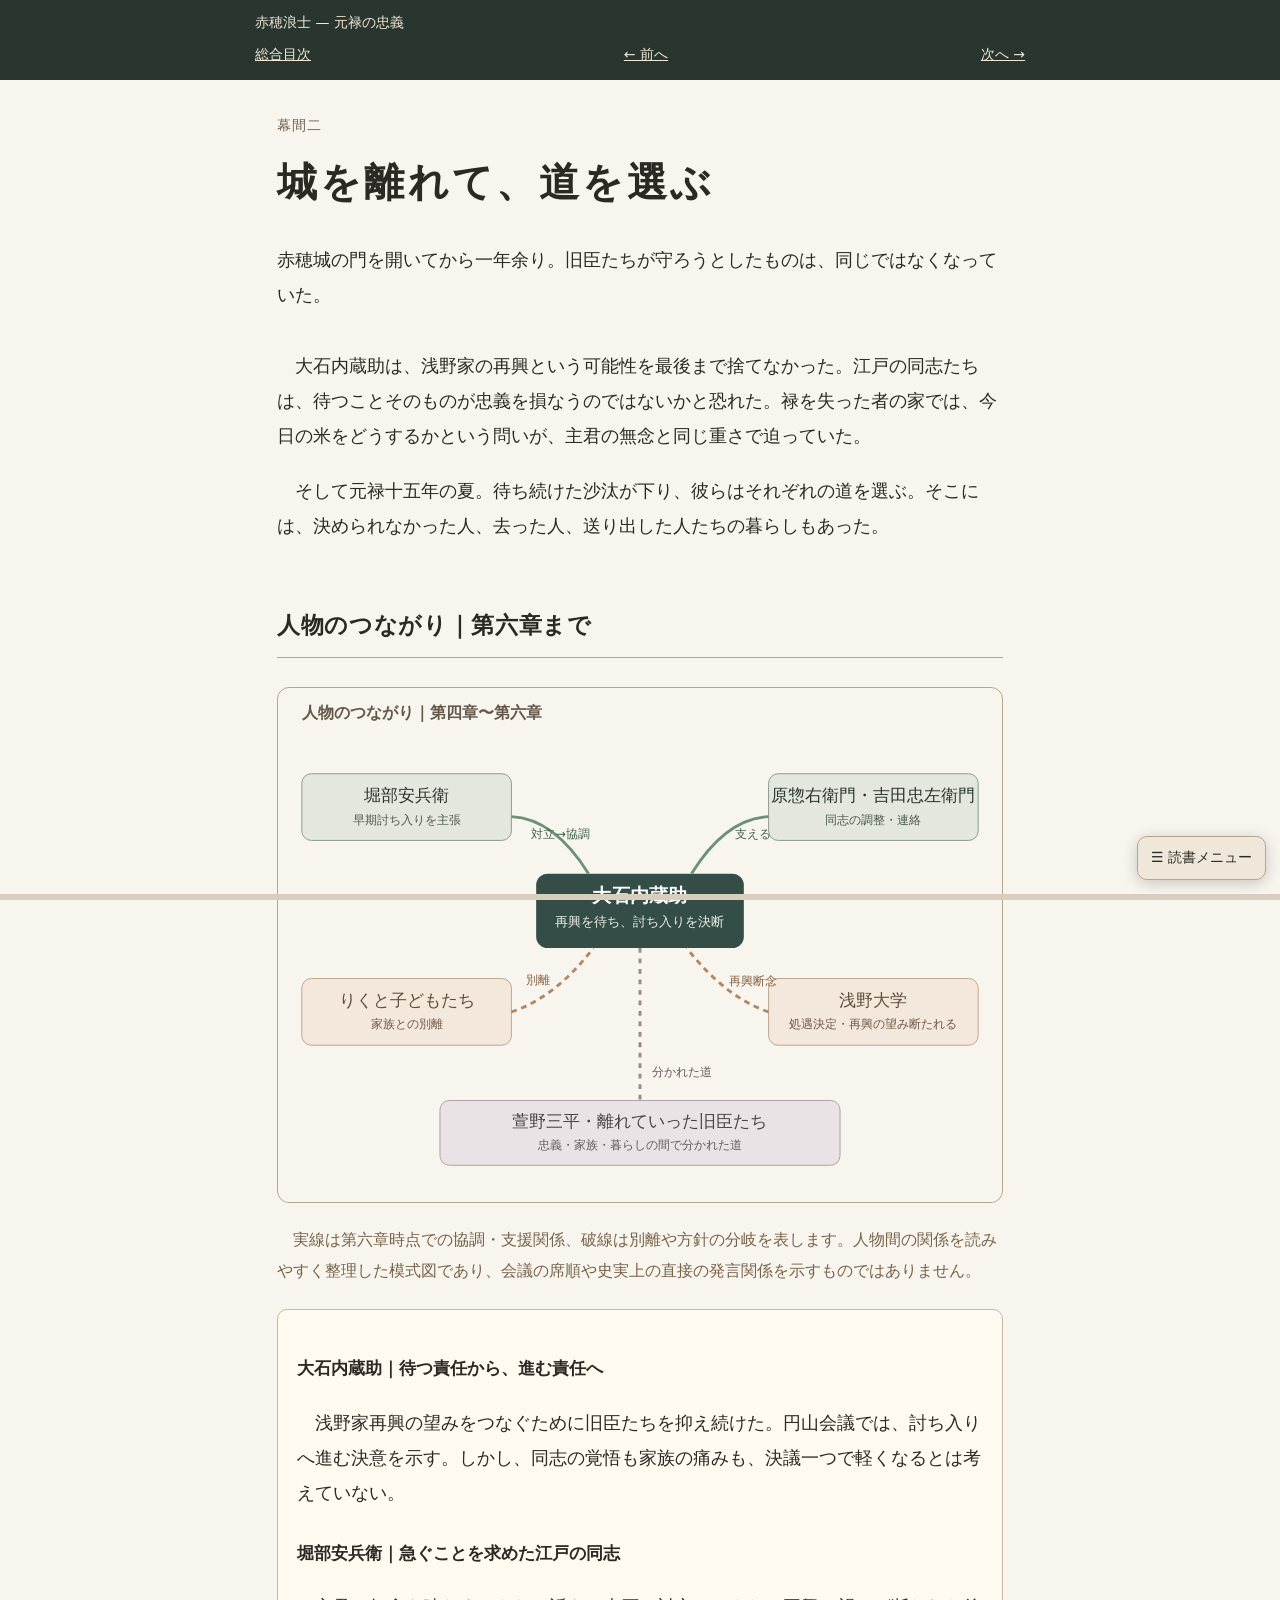
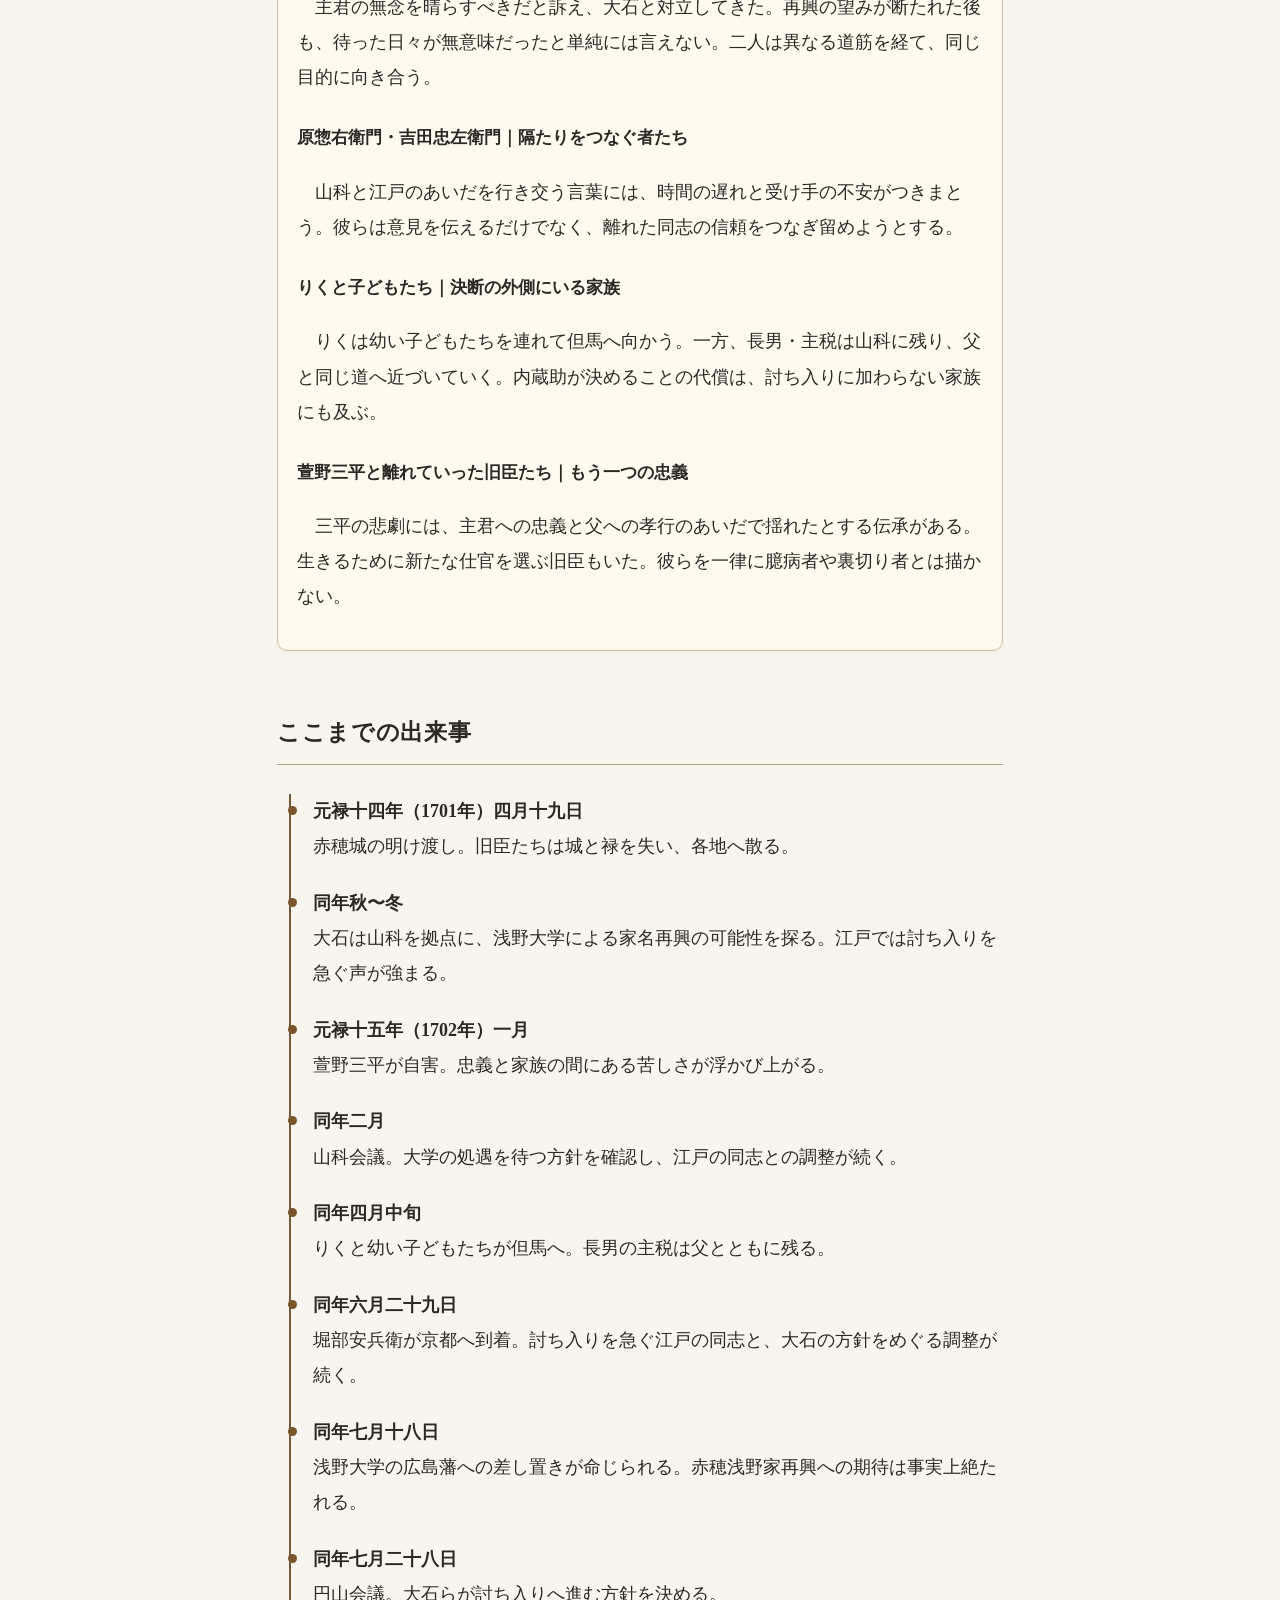
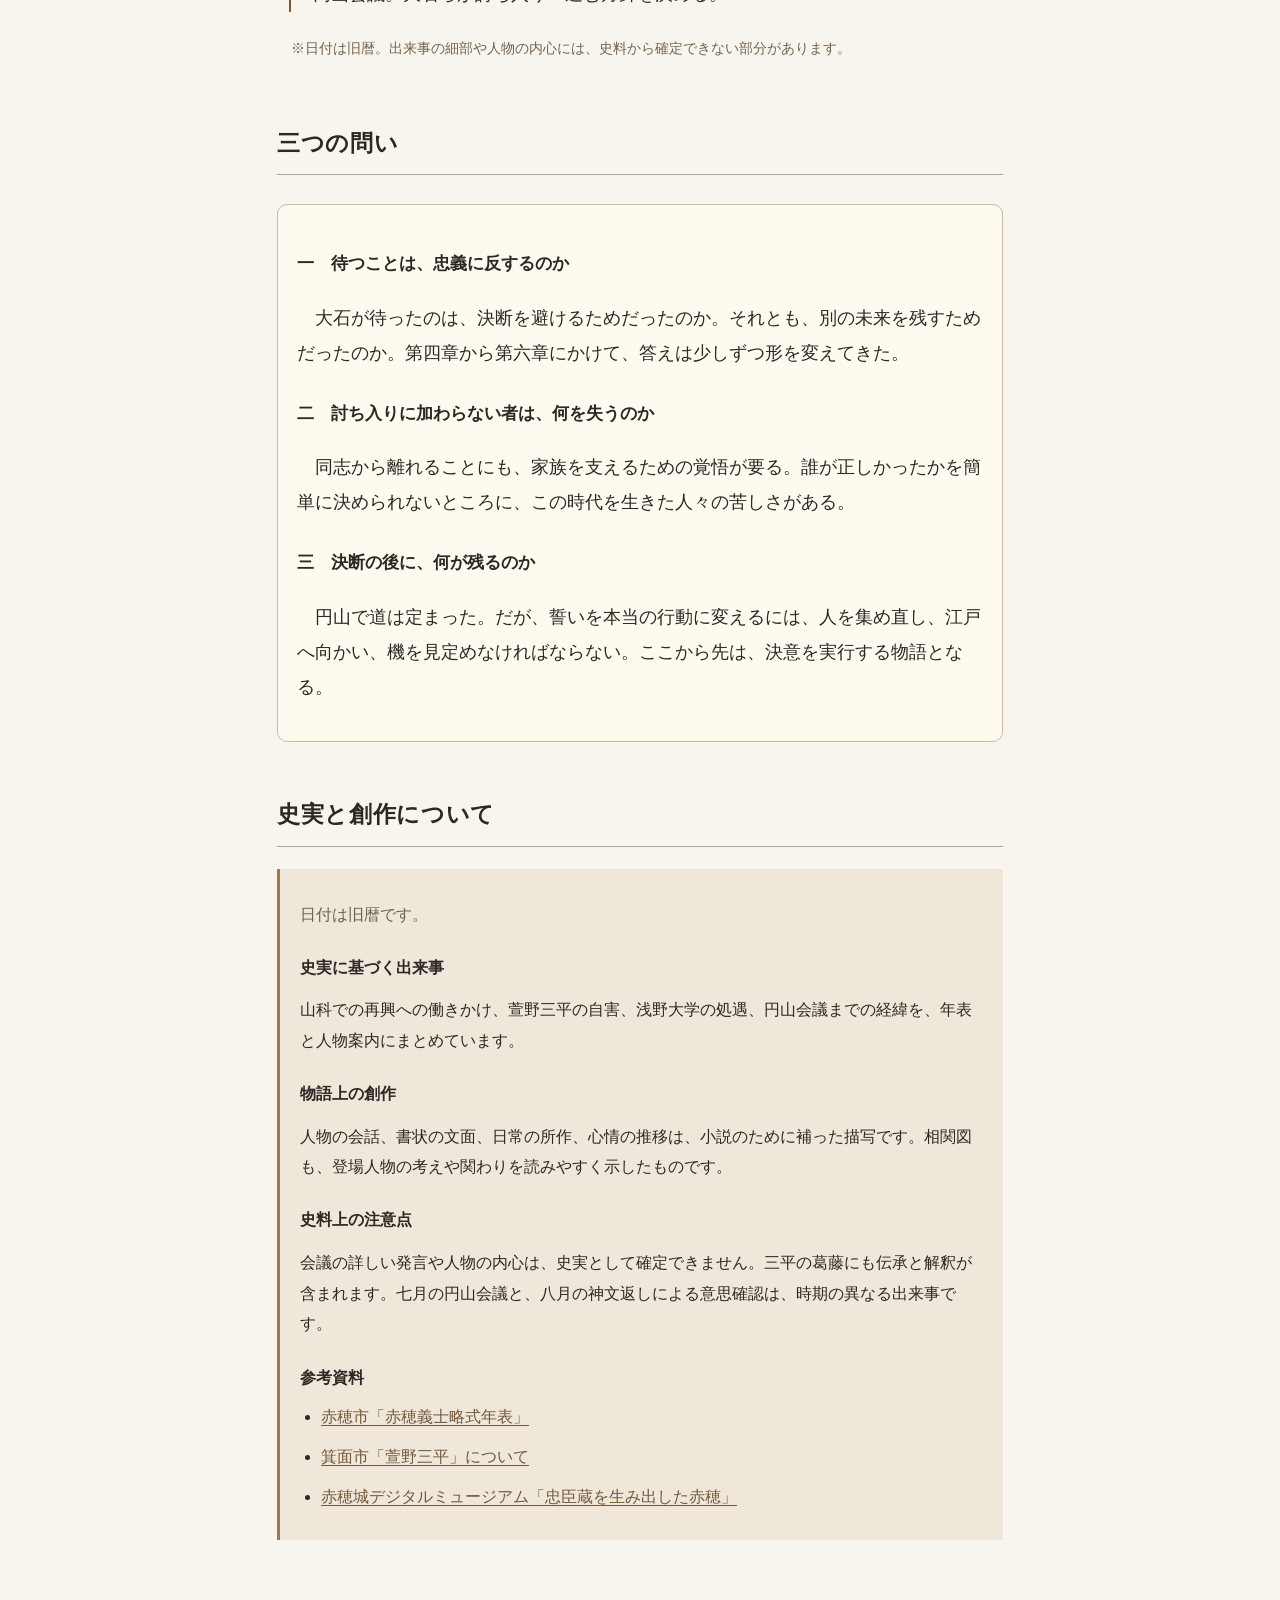
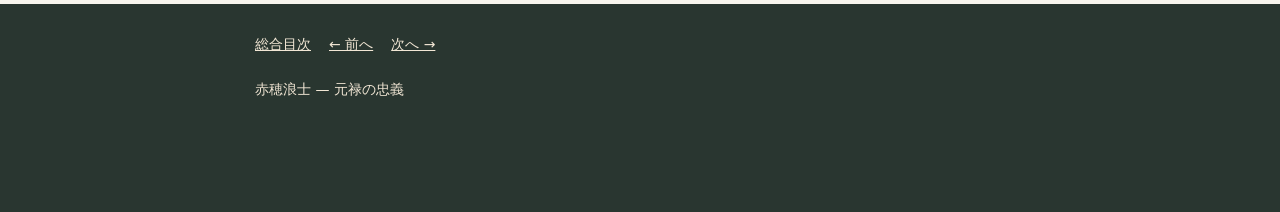
<file: ako-ronin/interlude02.html>
<!DOCTYPE html>

<html lang="ja"><head><meta charset="utf-8"/><meta content="width=device-width,initial-scale=1" name="viewport"/><title>幕間二 城を離れて、道を選ぶ｜赤穂浪士 元禄の忠義</title><style>
:root{color-scheme:light}body{margin:0;background:#f7f2e8;color:#29251e;font-family:"Yu Mincho","Hiragino Mincho ProN",serif;line-height:2}header,footer{background:#28342f;color:#f7f2e8;padding:16px 22px}main{max-width:760px;margin:auto;padding:34px 22px 80px}h1{font-size:clamp(1.65rem,5vw,2.3rem);letter-spacing:.09em}h2{font-size:1.3rem;margin-top:2.6em;border-bottom:1px solid #b7a991;padding-bottom:.4em}h3{font-size:1.08rem;margin-top:1.5em}p{margin:1.1em 0}a{color:#79552c}.lead{color:#76634a}.panel{border:1px solid #c9baa1;border-radius:10px;padding:16px 19px;margin:22px 0;background:#fffaf0}.timeline{border-left:2px solid #9a8b70;padding-left:20px;margin-left:6px}.event{position:relative;margin:1.2em 0}.event:before{content:"";position:absolute;width:9px;height:9px;border-radius:50%;background:#79552c;left:-25px;top:12px}.date{font-weight:bold}.small{font-size:.9rem;color:#76634a}.tag{font-size:.82rem;letter-spacing:.08em;color:#806d53}button{padding:8px 14px;background:transparent;border:1px solid #a79b85;border-radius:6px;color:inherit}body.night{background:#171b1b;color:#ddd5c7}body.night .panel{background:#252a27;border-color:#666054}body.night .lead,body.night .small,body.night .tag{color:#b7aa95}body.night a{color:#e4bb7e}nav{display:flex;gap:18px;flex-wrap:wrap;margin-top:36px}
html[data-theme="night"] body{background:#171b1b;color:#ddd5c7}html[data-theme="night"] .panel{background:#252a27;border-color:#666054}html[data-theme="night"] .lead,html[data-theme="night"] .small,html[data-theme="night"] .tag{color:#b7aa95}html[data-theme="night"] a{color:#e4bb7e}main{font-size:var(--reader-font-size,18px)}.relationship-figure{overflow-x:auto;margin:1.2em 0}.relationship-figure svg{display:block;width:100%;min-width:550px;height:auto}.relationship-legend{font-size:.88em;color:#76634a}.relationship-figure text{font-family:system-ui,sans-serif}html[data-theme="night"] .relationship-figure{background:#eae7dd;border-radius:12px;padding:4px}</style><style>*{box-sizing:border-box}html{scroll-behavior:smooth}body{margin:0;background:#f8f5ee;color:#2c2924;font-family:"Hiragino Mincho ProN","Yu Mincho",serif;font-size:18px;line-height:2.25}header,footer{background:#293630;color:#fff;padding:12px 22px}header a,footer a{color:#f2e7d5}main{max-width:770px;margin:auto;padding:34px 23px 90px}h1{font-size:clamp(1.8rem,5vw,2.5rem);letter-spacing:.13em}h2{font-size:1.27em;margin:3em 0 1.5em;border-bottom:1px solid #c9bba6;padding-bottom:.5em}p{margin:1.1em 0;text-indent:1em}p.dialogue{text-indent:0;margin:1.5em 0}p.inner{font-style:italic;color:#625141;margin:1.6em 1em;text-indent:0}p.break{text-align:center;text-indent:0;color:#8b7962;margin:2em 0}nav{display:flex;gap:15px;flex-wrap:wrap}a{color:#73583a}.kicker{color:#826d51;letter-spacing:.14em;font-size:.85em}.note{padding:15px 18px;background:#eee7da;border-left:3px solid #9b7a51;font-size:.85em;line-height:1.8;margin:24px 0}.note p{text-indent:0;margin:.4em 0}ruby rt{font-size:.52em}body.hide-ruby rt{display:none}.reader-tools{position:fixed;z-index:40;top:12px;right:12px;background:#f2eadc;color:#2c2924;border-radius:12px;padding:10px;display:flex;gap:9px;align-items:center;box-shadow:0 5px 22px #0003;font:14px system-ui,sans-serif}.reader-tools button{border:1px solid #9b907d;border-radius:20px;background:white;padding:8px 12px;cursor:pointer;color:#29251f}button:focus-visible{outline:3px solid #8d7452}@media(max-width:700px){.reader-tools{top:auto;bottom:16px;left:12px;right:12px;justify-content:center;transform:translateY(calc(100% + 35px));opacity:0;pointer-events:none;transition:transform .22s,opacity .22s}body.menu-open .reader-tools{transform:translateY(0);opacity:1;pointer-events:auto}}
/* 組版は一元管理。行末の自動均等化やpretty折返しは使用しない */
main section p{display:block;max-width:none;width:auto;line-height:1.9;margin:.9em 0;text-align:start;text-wrap:wrap;letter-spacing:normal;word-spacing:normal;white-space:normal;word-break:normal;overflow-wrap:normal;line-break:strict;text-indent:1em}
main section p.dialogue{margin:.35em 0 .55em;text-indent:0}
main section p.dialogue+p.dialogue{margin-top:.15em}
main section p.inner{margin:1em 0 1.1em 1em;text-indent:0;font-style:italic}
main section p.break{text-align:center;text-indent:0;margin:2em 0}
main section ruby{white-space:normal}
@media(max-width:700px){main{padding-left:20px;padding-right:20px}}

main p.dialogue {text-indent:0 !important; margin-top:.28em !important; margin-bottom:.28em !important;}
main p.dialogue + p.dialogue {margin-top:.12em !important;}

main p.dialogue{text-indent:0!important;margin-top:.28em!important;margin-bottom:.28em!important;}

/* Unified, compact reader controls */
:root{--reader-font-size:18px}
html{scroll-behavior:smooth;scroll-padding-top:75px}
main{font-size:var(--reader-font-size);overflow-wrap:break-word;min-width:0}
main p,main li,main .person,main .panel{overflow-wrap:break-word}
.reader-launch{position:fixed;right:max(12px,calc((100vw - 780px)/2));top:12px;z-index:30}
.reader-launch button,.reader-panel button{font-family:system-ui,sans-serif;border:1px solid var(--line);border-radius:10px;background:var(--soft);color:var(--ink);padding:9px 12px;cursor:pointer;touch-action:manipulation}
.reader-launch button{box-shadow:0 3px 16px #0002;font-size:13px;min-height:42px}
.reader-panel[hidden]{display:none!important}
.reader-panel{position:fixed;right:max(12px,calc((100vw - 780px)/2));top:62px;z-index:31;width:min(355px,calc(100vw - 24px));max-height:calc(100dvh - 78px);overflow:auto;background:var(--paper);color:var(--ink);border:1px solid var(--line);border-radius:15px;box-shadow:0 12px 45px #0004;padding:16px;font-family:system-ui,sans-serif;font-size:14px}
.reader-panel-head,.reader-option{display:flex;align-items:center;justify-content:space-between;gap:12px}
.reader-panel-head{padding-bottom:12px;border-bottom:1px solid var(--line)}
.reader-panel-head button{padding:5px 11px}
.reader-option{padding:14px 0;border-bottom:1px solid var(--line)}
.size-buttons{display:flex;align-items:center;gap:8px}
.size-buttons button{font-size:21px;font-weight:600;width:43px;height:43px;padding:0}
.size-buttons output{min-width:43px;text-align:center;font-variant-numeric:tabular-nums}
.reader-panel button:disabled{opacity:.4;cursor:default}
.reader-links{display:flex;justify-content:space-between;gap:10px;padding:14px 0;border-bottom:1px solid var(--line)}
.reader-links a{color:var(--accent);text-decoration:underline}
.reader-hint{font-size:12px;line-height:1.7;color:var(--muted);margin:10px 0 0;text-indent:0}
#reading-progress{position:fixed;top:0;left:0;right:0;height:3px;z-index:35;pointer-events:none}
#reading-progress-fill{height:100%;width:0;background:#aa6d4b;transition:width .1s linear}
@media(max-width:600px){header{padding-right:145px}main{padding:38px 18px 75px}.people{grid-template-columns:1fr}}

/* Chapter theme and text flow */
:root{--paper:#f8f5ee;--ink:#2c2924;--muted:#6e6253;--line:#d8ccbb;--accent:#73583a;--soft:#eee7da}
body{background:var(--paper)!important;color:var(--ink)!important}
main{font-size:var(--reader-font-size)!important;overflow-wrap:break-word;max-width:770px}
main section p{overflow-wrap:break-word;word-break:normal;white-space:normal;text-align:left;text-wrap:wrap}
html[data-theme="night"]{--paper:#1e2324;--ink:#e9e0d3;--muted:#b7aaa0;--line:#555c5c;--accent:#d8bb8d;--soft:#343838;color-scheme:dark}
html[data-theme="night"] .note{background:#343838;color:var(--ink)}
html[data-theme="night"] main .inner{color:#c4af91}
html[data-theme="night"] h2{border-color:#62605b}
html[data-theme="night"] main a{color:var(--accent)}
html[data-theme="night"] header a,html[data-theme="night"] footer a{color:#f2e7d5}
@media(max-width:600px){header{padding-right:150px!important}}

.interlude-intro{font-size:1.06em;line-height:2.0}.map-frame,.diagram{border:1px solid var(--line);border-radius:14px;background:var(--soft);padding:16px;margin:20px 0}.map-frame svg{display:block;width:100%;height:auto}.map-caption,.smallnote{font-size:.78em;color:var(--muted);line-height:1.8;text-indent:0}.people-grid{display:grid;grid-template-columns:repeat(2,minmax(0,1fr));gap:12px}.person-card{background:var(--soft);border:1px solid var(--line);padding:13px;border-radius:10px;line-height:1.7}.person-card strong{display:block}.person-card span{display:block;font-size:.82em;color:var(--muted)}.relation{display:grid;grid-template-columns:1fr 1fr;gap:12px;align-items:center}.relation .wide{grid-column:1/-1;text-align:center}.relation .person-card{text-align:center}.relation-arrow{text-align:center;font-size:.8em;color:var(--muted);padding:4px}.timeline{border-left:2px solid var(--accent);margin-left:12px;padding-left:22px}.timeline article{position:relative;margin:0 0 24px}.timeline article:before{content:"";position:absolute;left:-29px;top:10px;width:11px;height:11px;border-radius:50%;background:var(--accent)}.timeline time{font-weight:bold;color:var(--accent)}.timeline p{margin:.3em 0;text-indent:0}.tag{font-size:.8em;color:var(--muted)}.reader-links{flex-wrap:wrap}main .map-frame p,main .diagram p,main .person-card p{ text-indent:0 }@media(max-width:600px){.people-grid{grid-template-columns:1fr}.map-frame,.diagram{padding:10px}.relation{gap:7px}.person-card{padding:9px}}

/* 第一本幕間：図版の横幅と縮尺を保つ */
.relationship-figure,.accurate-map{width:100%;max-width:100%;overflow:hidden;margin:22px 0;border-radius:12px;}
.relationship-figure svg,.accurate-map svg{display:block;width:100%;height:auto;aspect-ratio:auto;}
.relationship-figure{border:1px solid var(--line,#d5c8b4);background:#f8f5ef;}
body.night .relationship-figure,body.dark .relationship-figure{background:#f8f5ef;}
.accurate-map{border:1px solid #c5cfc9;}
@media(max-width:600px){.relationship-figure{overflow-x:auto}.relationship-figure svg{min-width:570px}.accurate-map svg{min-width:0}}

/* 序章と共通の広域地図 */
.shared-story-map{background:#f1ece2;padding:12px;overflow:hidden}
.shared-story-map svg{display:block;width:100%;height:auto;max-width:100%}
.shared-story-map .map-label text{font-size:15px;fill:#473d30;paint-order:stroke;stroke:#f3ebd8;stroke-width:4px;stroke-linejoin:round}
.shared-story-map .map-label .important{font-size:22px;font-weight:bold}
.shared-story-map .map-point circle{fill:#6e6556;stroke:#fff7e6;stroke-width:2}
.shared-story-map .map-point .major{fill:#a14e3d}
</style><link rel="stylesheet" href="reader.css?v=7"/></head>
<body><header class="book-header book-header-compact"><a class="book-title" href="index.html">赤穂浪士 — 元禄の忠義</a><nav class="book-nav" aria-label="章の移動"><a href="index.html">総合目次</a><a href="chapter06.html">← 前へ</a><a href="chapter07.html">次へ →</a></nav></header><div aria-hidden="true" id="reading-progress"><div id="reading-progress-fill"></div></div><div class="reader-launch"><button aria-controls="reader-panel" aria-expanded="false" aria-label="読書メニューを開く" id="reader-open" type="button">☰ <span>読書メニュー</span></button></div><dialog class="reader-panel" aria-labelledby="reader-heading" id="reader-panel"><div class="reader-panel-head"><strong id="reader-heading">読書メニュー</strong><button aria-label="閉じる" id="reader-close" type="button">✕</button></div><div class="reader-option reader-chapter"><label for="reader-chapter-select">章を選ぶ</label><select id="reader-chapter-select" aria-label="章を選ぶ" onchange="location.href=this.value"><option value="index.html">総合目次</option><option value="chapter01.html">第一章｜元禄の春</option><option value="chapter02.html">第二章｜松の廊下</option><option value="chapter03.html">第三章｜赤穂城明け渡し</option><option value="interlude01.html">幕間一｜城を失った人々</option><option value="chapter04.html">第四章｜山科の静寂</option><option value="chapter05.html">第五章｜散りゆく同志</option><option value="chapter06.html">第六章｜円山の決断</option><option value="interlude02.html" selected>幕間二｜城を離れて、道を選ぶ</option><option value="chapter07.html">第七章｜誓いの行方</option><option value="chapter08.html">第八章｜江戸の夜を測る</option><option value="chapter09.html">第九章｜雪の門</option><option value="chapter10.html">第十章｜残された春</option></select></div><div class="reader-option"><span>画面表示</span><button id="night-toggle" type="button">夜表示</button></div><div class="reader-option"><span>文字サイズ</span><div class="size-buttons"><button aria-label="文字を小さくする" id="font-minus" type="button">−</button><output aria-live="polite" id="font-current">18px</output><button aria-label="文字を大きくする" id="font-plus" type="button">＋</button></div></div><div class="reader-option"><span>ルビ（ふりがな）</span><button id="ruby-toggle" type="button" aria-pressed="true">ルビ：オン</button></div><div class="reader-option"><span>このページの読書進捗</span><output id="reading-percent" aria-live="off">0%</output></div><div class="reader-links"><a href="chapter06.html">← 第六章</a><a href="index.html">総合目次</a><a href="#timeline">年表</a><a href="#relations">人物相関図</a><a href="chapter07.html">第七章へ →</a></div><div class="reader-option"><span>前回の位置</span><button id="resume-reading" type="button">続きから</button></div><p class="reader-hint">表示設定は全ページで共通です。読書位置はページごとにこの端末へ保存します。</p></dialog><main><div class="chapter-label">幕間二</div><h1>城を離れて、道を選ぶ</h1><p class="lead">赤穂城の門を開いてから一年余り。旧臣たちが守ろうとしたものは、同じではなくなっていた。</p>
<p>大石内蔵助は、浅野家の再興という可能性を最後まで捨てなかった。江戸の同志たちは、待つことそのものが忠義を損なうのではないかと恐れた。禄を失った者の家では、今日の米をどうするかという問いが、主君の無念と同じ重さで迫っていた。</p>
<p>そして元禄十五年の夏。待ち続けた沙汰が下り、彼らはそれぞれの道を選ぶ。そこには、決められなかった人、去った人、送り出した人たちの暮らしもあった。</p>
<h2 id="relations">人物のつながり｜第六章まで</h2>
<div aria-label="第二部終了時点の人物相関図。大石内蔵助を中心に、堀部安兵衛とは討ち入りへの方針が一致、原惣右衛門と吉田忠左衛門が調整役、妻りくと子どもたちは別離、浅野大学の処遇で再興の望みが断たれ、萱野三平や離脱した旧臣たちの道は分かれた。" class="relationship-figure" role="img"><svg aria-hidden="true" viewbox="0 0 760 540" xmlns="http://www.w3.org/2000/svg"><rect fill="#f8f5ef" height="540" rx="15" width="760"></rect><text fill="#64584b" font-size="17" font-weight="bold" x="25" y="32">人物のつながり｜第四章〜第六章</text><rect fill="#344d46" height="78" rx="12" width="218" x="271" y="195"></rect><text fill="white" font-size="20" font-weight="bold" text-anchor="middle" x="380" y="225">大石内蔵助</text><text fill="#e7f0e8" font-size="14" text-anchor="middle" x="380" y="250">再興を待ち、討ち入りを決断</text>
<rect fill="#e4e7dd" height="70" rx="10" stroke="#86988b" width="220" x="25" y="90"></rect><text fill="#28342f" font-size="18" text-anchor="middle" x="135" y="119">堀部安兵衛</text><text fill="#4a5950" font-size="13" text-anchor="middle" x="135" y="143">早期討ち入りを主張</text>
<rect fill="#e4e7dd" height="70" rx="10" stroke="#86988b" width="220" x="515" y="90"></rect><text fill="#28342f" font-size="18" text-anchor="middle" x="625" y="119">原惣右衛門・吉田忠左衛門</text><text fill="#4a5950" font-size="13" text-anchor="middle" x="625" y="143">同志の調整・連絡</text>
<rect fill="#f3e8db" height="70" rx="10" stroke="#bba389" width="220" x="25" y="305"></rect><text fill="#5e4c3c" font-size="18" text-anchor="middle" x="135" y="334">りくと子どもたち</text><text fill="#6f5945" font-size="13" text-anchor="middle" x="135" y="357">家族との別離</text>
<rect fill="#f3e8db" height="70" rx="10" stroke="#bba389" width="220" x="515" y="305"></rect><text fill="#5e4c3c" font-size="18" text-anchor="middle" x="625" y="334">浅野大学</text><text fill="#6f5945" font-size="13" text-anchor="middle" x="625" y="357">処遇決定・再興の望み断たれる</text>
<rect fill="#e9e3e5" height="68" rx="10" stroke="#aaa0a4" width="420" x="170" y="433"></rect><text fill="#4b4245" font-size="18" text-anchor="middle" x="380" y="461">萱野三平・離れていった旧臣たち</text><text fill="#635a5d" font-size="13" text-anchor="middle" x="380" y="484">忠義・家族・暮らしの間で分かれた道</text>
<path d="M245 135 Q290 137 326 195" fill="none" stroke="#6d9078" stroke-width="3"></path><text fill="#42644b" font-size="13" x="266" y="158">対立→協調</text>
<path d="M515 135 Q470 137 434 195" fill="none" stroke="#6d9078" stroke-width="3"></path><text fill="#42644b" font-size="13" x="480" y="157">支える</text>
<path d="M245 340 Q291 325 331 273" fill="none" stroke="#b18863" stroke-dasharray="6 5" stroke-width="3"></path><text fill="#855f3f" font-size="13" x="260" y="311">別離</text>
<path d="M515 340 Q470 325 429 273" fill="none" stroke="#b18863" stroke-dasharray="6 5" stroke-width="3"></path><text fill="#855f3f" font-size="13" x="473" y="312">再興断念</text>
<path d="M380 273 V433" stroke="#96898b" stroke-dasharray="5 6" stroke-width="3"></path><text fill="#64595b" font-size="13" x="393" y="407">分かれた道</text></svg></div><p class="relationship-legend">実線は第六章時点での協調・支援関係、破線は別離や方針の分岐を表します。人物間の関係を読みやすく整理した模式図であり、会議の席順や史実上の直接の発言関係を示すものではありません。</p><div class="panel"><h3>大石内蔵助｜待つ責任から、進む責任へ</h3><p>浅野家再興の望みをつなぐために旧臣たちを抑え続けた。円山会議では、討ち入りへ進む決意を示す。しかし、同志の覚悟も家族の痛みも、決議一つで軽くなるとは考えていない。</p>
<h3>堀部安兵衛｜急ぐことを求めた江戸の同志</h3><p>主君の無念を晴らすべきだと訴え、大石と対立してきた。再興の望みが断たれた後も、待った日々が無意味だったと単純には言えない。二人は異なる道筋を経て、同じ目的に向き合う。</p>
<h3>原惣右衛門・吉田忠左衛門｜隔たりをつなぐ者たち</h3><p>山科と江戸のあいだを行き交う言葉には、時間の遅れと受け手の不安がつきまとう。彼らは意見を伝えるだけでなく、離れた同志の信頼をつなぎ留めようとする。</p>
<h3>りくと子どもたち｜決断の外側にいる家族</h3><p>りくは幼い子どもたちを連れて但馬へ向かう。一方、長男・主税は山科に残り、父と同じ道へ近づいていく。内蔵助が決めることの代償は、討ち入りに加わらない家族にも及ぶ。</p>
<h3>萱野三平と離れていった旧臣たち｜もう一つの忠義</h3><p>三平の悲劇には、主君への忠義と父への孝行のあいだで揺れたとする伝承がある。生きるために新たな仕官を選ぶ旧臣もいた。彼らを一律に臆病者や裏切り者とは描かない。</p></div>
<h2 id="timeline">ここまでの出来事</h2><div class="timeline">
<div class="event"><div class="date">元禄十四年（1701年）四月十九日</div>赤穂城の明け渡し。旧臣たちは城と禄を失い、各地へ散る。</div>
<div class="event"><div class="date">同年秋〜冬</div>大石は山科を拠点に、浅野大学による家名再興の可能性を探る。江戸では討ち入りを急ぐ声が強まる。</div>
<div class="event"><div class="date">元禄十五年（1702年）一月</div>萱野三平が自害。忠義と家族の間にある苦しさが浮かび上がる。</div>
<div class="event"><div class="date">同年二月</div>山科会議。大学の処遇を待つ方針を確認し、江戸の同志との調整が続く。</div>
<div class="event"><div class="date">同年四月中旬</div>りくと幼い子どもたちが但馬へ。長男の主税は父とともに残る。</div>
<div class="event"><div class="date">同年六月二十九日</div>堀部安兵衛が京都へ到着。討ち入りを急ぐ江戸の同志と、大石の方針をめぐる調整が続く。</div><div class="event"><div class="date">同年七月十八日</div>浅野大学の広島藩への差し置きが命じられる。赤穂浅野家再興への期待は事実上絶たれる。</div>
<div class="event"><div class="date">同年七月二十八日</div>円山会議。大石らが討ち入りへ進む方針を決める。</div>
</div><p class="small">※日付は旧暦。出来事の細部や人物の内心には、史料から確定できない部分があります。</p>
<h2>三つの問い</h2><div class="panel"><h3>一　待つことは、忠義に反するのか</h3><p>大石が待ったのは、決断を避けるためだったのか。それとも、別の未来を残すためだったのか。第四章から第六章にかけて、答えは少しずつ形を変えてきた。</p><h3>二　討ち入りに加わらない者は、何を失うのか</h3><p>同志から離れることにも、家族を支えるための覚悟が要る。誰が正しかったかを簡単に決められないところに、この時代を生きた人々の苦しさがある。</p><h3>三　決断の後に、何が残るのか</h3><p>円山で道は定まった。だが、誓いを本当の行動に変えるには、人を集め直し、江戸へ向かい、機を見定めなければならない。ここから先は、決意を実行する物語となる。</p></div>
<section class="historical-note" id="historical-note"><h2>史実と創作について</h2><div class="historical-note-body"><p class="note-dates">日付は旧暦です。</p><h3>史実に基づく出来事</h3><p>山科での再興への働きかけ、萱野三平の自害、浅野大学の処遇、円山会議までの経緯を、年表と人物案内にまとめています。</p><h3>物語上の創作</h3><p>人物の会話、書状の文面、日常の所作、心情の推移は、小説のために補った描写です。相関図も、登場人物の考えや関わりを読みやすく示したものです。</p><h3>史料上の注意点</h3><p>会議の詳しい発言や人物の内心は、史実として確定できません。三平の葛藤にも伝承と解釈が含まれます。七月の円山会議と、八月の神文返しによる意思確認は、時期の異なる出来事です。</p><h3>参考資料</h3><ul class="reference-list"><li><a href="https://www.city.ako.lg.jp/kensetsu/kankou/samurai/nenpyo2.html" target="_blank" rel="noopener noreferrer">赤穂市「赤穂義士略式年表」</a></li><li><a href="https://www.city.minoh.lg.jp/faq/kurashi/bunka/kannosampei.html" target="_blank" rel="noopener noreferrer">箕面市「萱野三平」について</a></li><li><a href="https://www.ako-castle.jp/learn/the-birthplace-of-chushingura/" target="_blank" rel="noopener noreferrer">赤穂城デジタルミュージアム「忠臣蔵を生み出した赤穂」</a></li></ul></div></section></main><footer class="book-footer"><nav aria-label="章の移動（末尾）"><a href="index.html">総合目次</a><a href="chapter06.html">← 前へ</a><a href="chapter07.html">次へ →</a></nav><p>赤穂浪士 — 元禄の忠義</p></footer><script src="reader.js?v=6"></script></body></html>
</file>
<file: ako-ronin/reader.css>
/* Shared reader controls: all chapters, interludes and contents. */
:root{--reader-font-size:18px;--paper:#f8f5ee;--ink:#2c2924;--soft:#eee7da;--line:#b5a68e}
html[data-theme=night]{--paper:#1c201e;--ink:#eee5d5;--soft:#303730;--line:#756e60}
html[data-theme=night] body{background:var(--paper);color:var(--ink)}
html[data-theme=night] main a{color:#e6bf85}
html[data-theme=night] .note{background:var(--soft);color:var(--ink)}
main{font-size:var(--reader-font-size)}
body.hide-ruby rt,body.hide-ruby rp{display:none}
.reader-launch{position:fixed;top:auto;left:auto;right:14px;bottom:calc(20px + env(safe-area-inset-bottom,0px));z-index:1000}
.reader-launch button,.reader-panel button{background:var(--soft);color:var(--ink);border:1px solid var(--line);padding:10px 13px;border-radius:10px;font:14px system-ui,sans-serif;cursor:pointer;min-height:44px}
.reader-launch button{box-shadow:0 3px 15px #0003}
.reader-panel[hidden]{display:none!important}
.reader-panel{position:fixed;top:auto;left:auto;right:14px;bottom:calc(78px + env(safe-area-inset-bottom,0px));z-index:1001;width:min(355px,calc(100vw - 28px));max-height:calc(100dvh - 110px - env(safe-area-inset-bottom,0px));overflow:auto;background:var(--paper);color:var(--ink);border:1px solid var(--line);border-radius:15px;box-shadow:0 10px 40px #0004;padding:16px;font:14px/1.6 system-ui,sans-serif;box-sizing:border-box}
.reader-panel-head,.reader-option{display:flex;align-items:center;justify-content:space-between;gap:10px;margin-bottom:12px}
.reader-links{display:flex;gap:16px;flex-wrap:wrap;margin:12px 0}
.reader-panel a{color:var(--ink)}
.reader-hint{font-size:12px;text-indent:0;margin:10px 0 0}
.size-buttons{display:flex;align-items:center;gap:8px}
#reading-progress{position:fixed;top:auto;bottom:0;left:0;right:0;height:6px;background:#d8cebd;z-index:1002;pointer-events:none}
#reading-progress-fill{height:100%;width:0;background:#996136;transition:width .1s linear}
html[data-theme=night] #reading-progress{background:#55564f}
html[data-theme=night] #reading-progress-fill{background:#edc078}
@media(prefers-reduced-motion:reduce){html{scroll-behavior:auto}#reading-progress-fill{transition:none}}
/* Book-wide shell and notes. The header stays in document flow. */
.book-header{position:static;inset:auto;padding:18px max(18px,calc((100% - 770px)/2));background:#293630;color:#f2e7d5;font:14px/1.6 system-ui,sans-serif}
.book-title{display:block;color:inherit;text-decoration:none;font-size:16px;font-weight:600;margin-bottom:12px}
.book-header .book-nav,.book-footer nav{display:flex;flex-wrap:wrap;align-items:center;gap:10px 18px;margin:0}
.book-nav a,.book-footer a{color:inherit;white-space:nowrap;padding:5px 0}
.book-nav select{flex:1 1 240px;min-width:0;max-width:100%;width:100%;padding:10px;border:1px solid var(--line);border-radius:8px;background:var(--paper);color:var(--ink);font:16px/1.5 system-ui,sans-serif}
.book-footer{padding:24px max(18px,calc((100% - 770px)/2)) 110px;background:#293630;color:#f2e7d5;font:14px/1.7 system-ui,sans-serif;text-align:left}
.book-footer p{margin:16px 0 0;text-indent:0}
main .historical-note{margin:3em 0 0;padding:0;background:transparent;border:0;font-size:1em;line-height:1.9}
main .historical-note>h2{font-size:1.27em;margin:0 0 22px;padding:0 0 12px;border-bottom:1px solid var(--line)}
main .historical-note-body{background:var(--soft);border-left:3px solid #9b7a51;padding:18px 20px;font-size:.9em;line-height:1.9;overflow-wrap:anywhere}
main .historical-note-body h3{font-size:1em;margin:1.5em 0 .7em}
main .historical-note-body h3:first-child{margin-top:0}
main .historical-note-body p{font-size:inherit;line-height:inherit;text-indent:0;margin:.8em 0;text-align:start;overflow-wrap:anywhere}
/* Native dialog uses the browser's top layer, above all page elements. */
dialog.reader-panel{inset:0;margin:auto;width:min(355px,calc(100vw - 24px));max-width:calc(100vw - 24px);height:fit-content;max-height:calc(var(--reader-viewport-height,100dvh) - 32px);padding:0;overscroll-behavior:contain;overflow:auto;line-height:1.5}
dialog.reader-panel:not([open]){display:none}
dialog.reader-panel::backdrop{background:#0005}
dialog.reader-panel .reader-panel-head{position:sticky;top:0;z-index:1;background:var(--paper);padding:12px 16px;margin:0;border-bottom:1px solid var(--line)}
dialog.reader-panel .reader-option{margin:0;padding:12px 16px;border-bottom:1px solid var(--line);gap:8px}
dialog.reader-panel .reader-links{margin:0;padding:12px 16px;justify-content:space-between}
dialog.reader-panel .reader-hint{margin:0;padding:12px 16px;color:var(--ink)}
dialog.reader-panel button{flex-shrink:0}
@media(max-width:380px){dialog.reader-panel .reader-option{flex-wrap:wrap}.book-nav select{flex-basis:100%}}
/* Final typography shared by the complete book. */
html{-webkit-text-size-adjust:100%;text-size-adjust:100%;scroll-padding-top:16px}
body{background:var(--paper);color:var(--ink);font-family:"Hiragino Mincho ProN","Yu Mincho",serif;font-size:18px;line-height:1.95;min-width:0}
main{box-sizing:border-box;max-width:770px;margin:0 auto;padding:34px 22px 64px;font-size:var(--reader-font-size);min-width:0}
main h1{font-size:clamp(1.65rem,5.5vw,2.5rem);line-height:1.6;letter-spacing:.08em;margin:14px 0 28px;overflow-wrap:anywhere}
main h2,main section h2{font-size:1.25em;line-height:1.65;margin:2.8em 0 1.3em;padding:0 0 .55em;border-bottom:1px solid var(--line);letter-spacing:.03em}
main p,main section p,main p.prose,main section p.prose{font-size:1em;line-height:1.95;letter-spacing:normal;word-spacing:normal;text-align:start;text-wrap:wrap;white-space:normal;word-break:normal;overflow-wrap:break-word;line-break:strict;text-indent:1em;margin:1.1em 0;max-width:none;width:auto}
main p.dialogue,main section p.dialogue{font-size:1em;line-height:1.95;text-indent:0;margin:1.3em 0}
main p.inner,main section p.inner{font-size:1em;line-height:1.95;text-indent:0;margin:1.3em 1em;color:var(--muted,#6e6253)}
main p.sub,main p.lead,main p.interlude-intro{font-size:1em;line-height:1.95;text-indent:0;margin:0 0 2em;color:var(--ink)}
main .chapter-label{font:14px/1.6 system-ui,sans-serif;color:var(--muted,#6e6253);letter-spacing:.08em;margin:0}
.contents-title span,.contents-title small{display:block}
main .contents-title{margin:0 0 30px;font-size:clamp(2rem,8vw,3rem);letter-spacing:.08em}
.contents-title small{font-size:.55em;letter-spacing:.16em;margin-top:6px;font-weight:400}
main .chapter{display:grid;grid-template-columns:64px minmax(0,1fr) 18px;gap:12px;padding:18px 10px;align-items:center}
main .chapter span:first-child{width:auto;font-size:13px}
main .chapter strong{font-size:1em;line-height:1.7;overflow-wrap:anywhere}
main>p.note{background:transparent;border:0;font:14px/1.8 system-ui,sans-serif;text-indent:0;padding:0;margin-top:28px;color:var(--muted,#6e6253)}
.book-header{text-align:left;line-height:1.6}
.book-header .book-title{font-size:16px;line-height:1.6;margin:0 0 12px;letter-spacing:0}
.book-header .book-nav{display:grid;grid-template-columns:repeat(3,max-content);gap:10px 20px}
.book-nav select{grid-column:1/-1;width:100%;min-width:0;max-width:100%;font-size:16px;box-sizing:border-box;line-height:1.5;min-height:44px}
.book-footer nav{line-height:1.6}
.book-footer p{font:14px/1.8 system-ui,sans-serif;text-indent:0;margin:16px 0 0}
main .historical-note .historical-note-body{font-size:.9em;line-height:1.9;padding:18px 20px}
main .historical-note .historical-note-body p{font-size:1em;line-height:1.9;text-indent:0;margin:.8em 0;overflow-wrap:anywhere}
main .historical-note .historical-note-body h3{font-size:1em;line-height:1.7;letter-spacing:0;margin:1.5em 0 .7em;border:0;padding:0}
main .historical-note .historical-note-body h3:first-child{margin-top:0}
main svg{max-width:100%;height:auto}
main .diagram,main .relation-wrap,main .map-wrap{max-width:100%;box-sizing:border-box;overflow-x:auto}
dialog.reader-panel{max-height:calc(var(--reader-viewport-height,100dvh) - 24px);font:14px/1.5 system-ui,sans-serif}
dialog.reader-panel .reader-option{padding:10px 14px;min-width:0}
dialog.reader-panel .reader-option>span{min-width:0;overflow-wrap:anywhere}
dialog.reader-panel .reader-panel-head{padding:10px 14px}
dialog.reader-panel .reader-links{padding:10px 14px;gap:10px}
dialog.reader-panel .reader-hint{font-size:12px;line-height:1.7;padding:10px 14px}
dialog.reader-panel button{font-size:14px;line-height:1.4;padding:8px 10px}
@media(max-width:380px){main{padding:28px 16px 56px}.book-header .book-nav{gap:8px 16px}.reader-launch{right:12px}main .historical-note .historical-note-body{padding:16px}}
@media print{.reader-launch,.reader-panel,#reading-progress{display:none!important}.book-header,.book-footer{background:white;color:#29251e}main{max-width:none}}
/* Show both sides of each relationship diagram at the same time. */
main .relationship-figure{width:100%;max-width:100%;box-sizing:border-box;overflow:visible}
main .relationship-figure svg{display:block;width:100%;min-width:0;max-width:100%;height:auto}
.book-header .book-nav{grid-template-columns:repeat(3,minmax(0,1fr));width:100%;max-width:770px}
.book-header .book-nav a{justify-self:start}

main .historical-note-body .reference-list{padding-left:1.3em;margin:.7em 0 0;line-height:1.8}
main .historical-note-body .reference-list li{margin:.65em 0;overflow-wrap:anywhere}
main .historical-note-body .reference-list a{color:var(--accent,#73583a);text-underline-offset:.2em}
main .historical-note-body .note-dates{font-size:.9em;color:var(--muted,#6e6253);margin:0 0 1em}

/* Character guides use one consistent structure throughout the ten chapters. */
main .character-list{margin:0;padding:0}
main .character-list>div{padding:18px 0;border-bottom:1px solid var(--line)}
main .character-list>div:first-child{padding-top:0}
main .character-list dt{font-weight:700;line-height:1.8;margin:0 0 5px;overflow-wrap:anywhere}
main .character-list dd{margin:0;line-height:1.9;overflow-wrap:break-word}
main .character-role{display:block;color:var(--muted,#6e6253);font-size:.85em;line-height:1.7;margin-bottom:5px}
main .character-summary{display:block}

/* Compact chapter headers; chapter selection remains in the reading menu. */
.book-header.book-header-compact{padding-top:12px;padding-bottom:12px}
.book-header-compact .book-title{font-size:14px;line-height:1.5;margin-bottom:7px;font-weight:500}
.book-header-compact .book-nav{display:flex;flex-wrap:wrap;justify-content:space-between;gap:8px 16px;max-width:770px;font-size:14px}
.book-header-compact .book-nav a{padding:3px 0;line-height:1.6}
dialog.reader-panel .reader-chapter{display:block}
.reader-chapter label{display:block;margin-bottom:8px;font-size:13px}
.reader-chapter select{display:block;width:100%;min-width:0;max-width:100%;box-sizing:border-box;padding:10px 8px;border:1px solid var(--line);border-radius:8px;background:var(--soft);color:var(--ink);font:16px/1.5 system-ui,sans-serif;min-height:44px}
.book-footer.contents-footer{text-align:center;padding:32px 22px 100px;border-top:3px solid #a38b66}
.contents-footer-inner{max-width:580px;margin:0 auto}
.contents-footer .footer-kicker{margin:0 0 10px;font-size:12px;letter-spacing:.18em;color:#cbbfa9}
.contents-footer .footer-book-title{font-family:"Hiragino Mincho ProN","Yu Mincho",serif;font-size:26px;line-height:1.6;letter-spacing:.12em;margin:0}
.footer-book-title span{display:block;font-size:15px;font-weight:400;letter-spacing:.16em;margin-top:3px}
.contents-footer .footer-volume{font-size:12px;margin:14px 0 22px;color:#cbbfa9}
.contents-footer .footer-actions{display:flex;justify-content:center;align-items:center;flex-wrap:wrap;gap:12px 24px}
.contents-footer .footer-start{padding:10px 18px;border:1px solid #cbbfa9;border-radius:8px;color:#293630;background:#f2e7d5;text-decoration:none}
</file>
